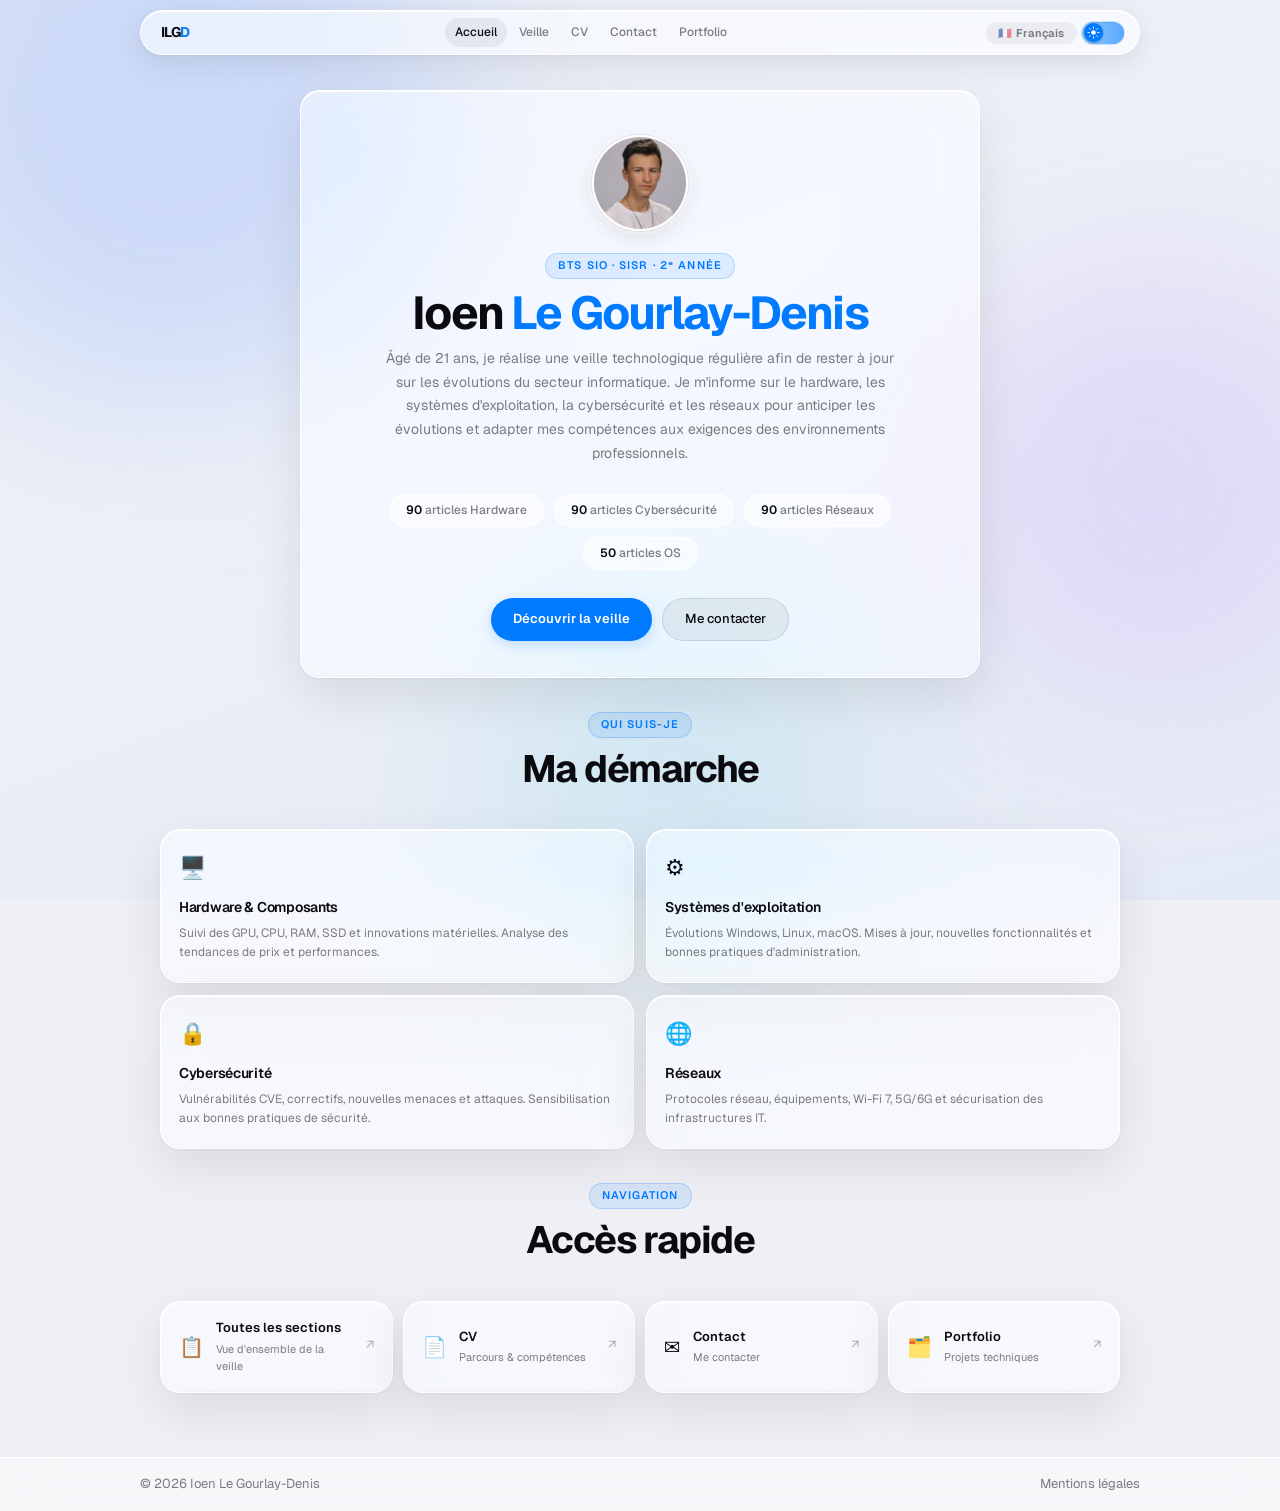
<file: index.html>
<!DOCTYPE html>
<html lang="fr">
<head>
  <meta charset="UTF-8"/><meta name="viewport" content="width=device-width,initial-scale=1.0"/>
  <title>Accueil — Veille Technologique — Ioen Le Gourlay-Denis</title>
  <link rel="preconnect" href="https://fonts.googleapis.com"/>
  <link href="https://fonts.googleapis.com/css2?family=Geist:wght@300;400;500;600;700&display=swap" rel="stylesheet"/>
  <link rel="stylesheet" href="vt-styles.css"/>
  <style>
    .hero-home{padding:44px 36px 36px;text-align:center;max-width:680px;margin:0 auto 32px;}
    .hero-home .photo-wrap{position:relative;width:96px;height:96px;margin:0 auto 20px;}
    .hero-home .photo-wrap img{width:96px;height:96px;border-radius:50%;object-fit:cover;border:2px solid rgba(255,255,255,0.85);box-shadow:0 0 0 1px rgba(0,0,0,0.06),0 6px 20px rgba(0,0,0,0.1);}
    .hero-home .photo-ring{position:absolute;inset:-4px;border-radius:50%;background:conic-gradient(from 180deg,rgba(255,255,255,0.85),rgba(255,255,255,0.1),rgba(255,255,255,0.85));z-index:-1;}
    .hero-home h1{font-size:clamp(28px,5vw,46px);font-weight:700;letter-spacing:-0.04em;color:#0a0a0f;line-height:1.05;margin-bottom:10px;}
    .hero-home h1 span{color:var(--blue);}
    .hero-home .hero-sub{font-size:14px;color:var(--text-2);line-height:1.7;max-width:520px;margin:0 auto 28px;}
    .stats-row{display:flex;gap:10px;justify-content:center;flex-wrap:wrap;margin-bottom:28px;}
    .stat-pill{background:rgba(255,255,255,0.55);border:0.5px solid rgba(255,255,255,0.9);border-radius:100px;padding:6px 16px;font-size:12px;font-weight:500;color:var(--text-2);}
    .stat-pill strong{color:#0a0a0f;font-weight:600;}
    .about-grid{display:grid;grid-template-columns:1fr 1fr;gap:12px;margin-bottom:32px;}
    .about-card{padding:20px 18px;}
    .about-card-icon{font-size:22px;margin-bottom:10px;display:block;}
    .about-card h3{font-size:14px;font-weight:600;color:#0a0a0f;letter-spacing:-0.02em;margin-bottom:6px;}
    .about-card p{font-size:12px;color:var(--text-2);line-height:1.6;}
    .quick-links{display:grid;grid-template-columns:repeat(auto-fit,minmax(200px,1fr));gap:10px;}
    .ql-card{padding:16px 18px;display:flex;align-items:center;gap:12px;transition:transform 0.22s cubic-bezier(0.34,1.2,0.64,1);}
    .ql-card:hover{transform:translateY(-3px);}
    .ql-icon{font-size:20px;flex-shrink:0;}
    .ql-text h3{font-size:13px;font-weight:600;color:#0a0a0f;margin-bottom:2px;}
    .ql-text p{font-size:11px;color:var(--text-2);}
    .ql-arrow{margin-left:auto;font-size:13px;color:var(--text-3);transition:all 0.2s;}
    .ql-card:hover .ql-arrow{color:var(--blue);transform:translate(2px,-2px);}
    @media(max-width:560px){.about-grid{grid-template-columns:1fr;}.stats-row{flex-direction:column;align-items:center;}}
  </style>
</head>
<body>
<div class="bg-canvas" aria-hidden="true"><div class="bg-blob b1"></div><div class="bg-blob b2"></div><div class="bg-blob b3"></div></div>

<nav class="site-nav" id="nav">
  <div class="nav-pill">
    <a href="index.html" class="nav-logo">ILG<em>D</em></a>
    <div class="nav-links">
      <a href="index.html" class="nav-a active">Accueil</a>
      <a href="veilletechnologique.html" class="nav-a" data-fr="Veille" data-en="Tech Watch">Veille</a>
      <a href="cv.html" class="nav-a">CV</a>
      <a href="contact.html" class="nav-a">Contact</a>
      <a href="portfolio.html" class="nav-a">Portfolio</a>
    </div>
    <select class="lang-select" id="langSelect" aria-label="Changer la langue">
      <option value="fr">🇫🇷 Français</option>
      <option value="en">🇬🇧 English</option>
    </select>
    <label class="theme-toggle" id="themeToggle" aria-label="Basculer le mode sombre">
      <input type="checkbox" id="themeCheckbox">
      <span class="theme-track">
        <span class="theme-thumb">
          <svg class="icon-sun" viewBox="0 0 24 24" xmlns="http://www.w3.org/2000/svg">
            <circle cx="12" cy="12" r="4.2" fill="#fff"/>
            <g stroke="#fff" stroke-width="1.7" stroke-linecap="round">
              <line x1="12" y1="1.8" x2="12" y2="4.2"/>
              <line x1="12" y1="19.8" x2="12" y2="22.2"/>
              <line x1="1.8" y1="12" x2="4.2" y2="12"/>
              <line x1="19.8" y1="12" x2="22.2" y2="12"/>
              <line x1="4.4" y1="4.4" x2="6.1" y2="6.1"/>
              <line x1="17.9" y1="17.9" x2="19.6" y2="19.6"/>
              <line x1="4.4" y1="19.6" x2="6.1" y2="17.9"/>
              <line x1="17.9" y1="6.1" x2="19.6" y2="4.4"/>
            </g>
          </svg>
          <svg class="icon-moon" viewBox="0 0 24 24" xmlns="http://www.w3.org/2000/svg">
            <path d="M20.2 14.9A8.4 8.4 0 1 1 9.6 4.3a6.7 6.7 0 0 0 10.6 10.6z" fill="#000"/>
          </svg>
        </span>
      </span>
    </label>
    <button class="burger" id="burger"><span></span><span></span></button>
  </div>
</nav>
<div class="mobile-drawer glass" id="drawer">
  <a href="index.html">Accueil</a>
  <a href="veilletechnologique.html">Veille Technologique</a>
  <a href="hardware.html">Hardware</a>
  <a href="systemedexploitation.html">Syst. d'exploitation</a>
  <a href="cybersecurite.html">Cybersécurité</a>
  <a href="reseaux.html">Réseaux</a>
  <a href="cv.html">CV</a>
  <a href="contact.html">Contact</a>
  <a href="portfolio.html">Portfolio</a>
</div>

<main class="page">
  <div class="container">
    <div class="container" style="max-width:680px; margin-top: 90px;"></div>

    <!-- HERO -->
    <div class="glass hero-home ios-anim" data-d="0">
      <div class="photo-wrap">
        <div class="photo-ring"></div>
        <img src="photo-profil.jpg" alt="Ioen Le Gourlay-Denis"/>
      </div>
      <span class="eyebrow" data-fr="BTS SIO · SISR · 2ᵉ année" data-en="IT Systems & Networks · Year 2">BTS SIO · SISR · 2ᵉ année</span>
      <h1>Ioen <span>Le Gourlay-Denis</span></h1>
      <p class="hero-sub" data-fr="Âgé de 21 ans, je réalise une veille technologique régulière afin de rester à jour sur les évolutions du secteur informatique. Je m'informe sur le hardware, les systèmes d'exploitation, la cybersécurité et les réseaux pour anticiper les évolutions et adapter mes compétences aux exigences des environnements professionnels." data-en="21 years old, I carry out regular technology monitoring to stay up to date with developments in the IT sector, covering hardware, operating systems, cybersecurity and networks.">Âgé de 21 ans, je réalise une veille technologique régulière afin de rester à jour sur les évolutions du secteur informatique. Je m'informe sur le hardware, les systèmes d'exploitation, la cybersécurité et les réseaux pour anticiper les évolutions et adapter mes compétences aux exigences des environnements professionnels.</p>
      <div class="stats-row">
        <span class="stat-pill"><strong>90</strong> <a href="hardware.html">articles Hardware</a></span>
        <span class="stat-pill"><strong>90</strong> <a href="cybersecurite.html">articles Cybersécurité</a></span>
        <span class="stat-pill"><strong>90</strong> <a href="reseaux.html">articles Réseaux</a></span>
        <span class="stat-pill"><strong>50</strong> <a href="systemedexploitation.html">articles OS</a></span>
      </div>
      <div style="display:flex;gap:10px;justify-content:center;flex-wrap:wrap;">
        <a href="veilletechnologique.html" class="btn-p" data-fr="Découvrir la veille" data-en="Explore tech watch">Découvrir la veille</a>
        <a href="contact.html" class="btn-ghost"   data-fr="Me contacter" data-en="Get in touch">Me contacter</a>
      </div>
    </div>

    <!-- À PROPOS -->
    <div class="sec-header ios-anim" data-d="60">
      <span class="eyebrow" data-fr="Qui suis-je" data-en="Who I am">Qui suis-je</span>
      <h1 data-fr="Ma démarche" data-en="My approach">Ma démarche</h1>
    </div>
    <div class="about-grid">
      <div class="glass about-card ios-anim" data-d="80">
        <span class="about-card-icon">🖥️</span>
        <h3 data-fr="Hardware & Composants" data-en="Hardware & Components">Hardware & Composants</h3>
        <p data-fr="Suivi des GPU, CPU, RAM, SSD et innovations matérielles. Analyse des tendances de prix et performances." data-en="Tracking GPU, CPU, RAM, SSD and hardware innovations. Price trend and performance analysis.">Suivi des GPU, CPU, RAM, SSD et innovations matérielles. Analyse des tendances de prix et performances.</p>
      </div>
      <div class="glass about-card ios-anim" data-d="120">
        <span class="about-card-icon">⚙️</span>
        <h3 data-fr="Systèmes d'exploitation" data-en="Operating Systems">Systèmes d'exploitation</h3>
        <p data-fr="Évolutions Windows, Linux, macOS. Mises à jour, nouvelles fonctionnalités et bonnes pratiques d'administration." data-en="Windows, Linux, macOS updates. New features and system administration best practices.">Évolutions Windows, Linux, macOS. Mises à jour, nouvelles fonctionnalités et bonnes pratiques d'administration.</p>
      </div>
      <div class="glass about-card ios-anim" data-d="160">
        <span class="about-card-icon">🔒</span>
        <h3 data-fr="Cybersécurité" data-en="Cybersecurity">Cybersécurité</h3>
        <p data-fr="Vulnérabilités CVE, correctifs, nouvelles menaces et attaques. Sensibilisation aux bonnes pratiques de sécurité." data-en="CVE vulnerabilities, patches, new threats and attacks. Security best practices awareness.">Vulnérabilités CVE, correctifs, nouvelles menaces et attaques. Sensibilisation aux bonnes pratiques de sécurité.</p>
      </div>
      <div class="glass about-card ios-anim" data-d="200">
        <span class="about-card-icon">🌐</span>
        <h3 data-fr="Réseaux" data-en="Networks">Réseaux</h3>
        <p data-fr="Protocoles réseau, équipements, Wi-Fi 7, 5G/6G et sécurisation des infrastructures IT." data-en="Network protocols, equipment, Wi-Fi 7, 5G/6G and IT infrastructure security.">Protocoles réseau, équipements, Wi-Fi 7, 5G/6G et sécurisation des infrastructures IT.</p>
      </div>
    </div>

    <!-- LIENS RAPIDES -->
    <div class="sec-header ios-anim" data-d="220">
      <span class="eyebrow" data-fr="Navigation" data-en="Navigation">Navigation</span>
      <h1 data-fr="Accès rapide" data-en="Quick access">Accès rapide</h1>
    </div>
    <div class="quick-links">
      <a href="veilletechnologique.html" class="glass ql-card ios-anim" data-d="240">
        <span class="ql-icon">📋</span>
        <div class="ql-text"><h3 data-fr="Toutes les sections" data-en="All sections">Toutes les sections</h3><p data-fr="Vue d'ensemble de la veille" data-en="Tech watch overview">Vue d'ensemble de la veille</p></div>
        <span class="ql-arrow">↗</span>
      </a>
      <a href="cv.html" class="glass ql-card ios-anim" data-d="280">
        <span class="ql-icon">📄</span>
        <div class="ql-text"><h3>CV</h3><p data-fr="Parcours & compétences" data-en="Experience & skills">Parcours & compétences</p></div>
        <span class="ql-arrow">↗</span>
      </a>
      <a href="contact.html" class="glass ql-card ios-anim" data-d="320">
        <span class="ql-icon">✉️</span>
        <div class="ql-text"><h3>Contact</h3><p data-fr="Me contacter" data-en="Get in touch">Me contacter</p></div>
        <span class="ql-arrow">↗</span>
      </a>
      <a href="portfolio.html" class="glass ql-card ios-anim" data-d="360">
        <span class="ql-icon">🗂️</span>
        <div class="ql-text"><h3>Portfolio</h3><p data-fr="Projets techniques" data-en="Technical projects">Projets techniques</p></div>
        <span class="ql-arrow">↗</span>
      </a>
    </div>

  </div>
</main>

<footer class="site-footer">
  <div class="footer-inner">
    <span>© 2026 Ioen Le Gourlay-Denis</span>
    <a href="mentions-legales.html" data-fr="Mentions légales" data-en="Legal notice">Mentions légales</a>
  </div>
</footer>
<script src="vt-script.js?v=5"></script>
</body>
</html>
</file>
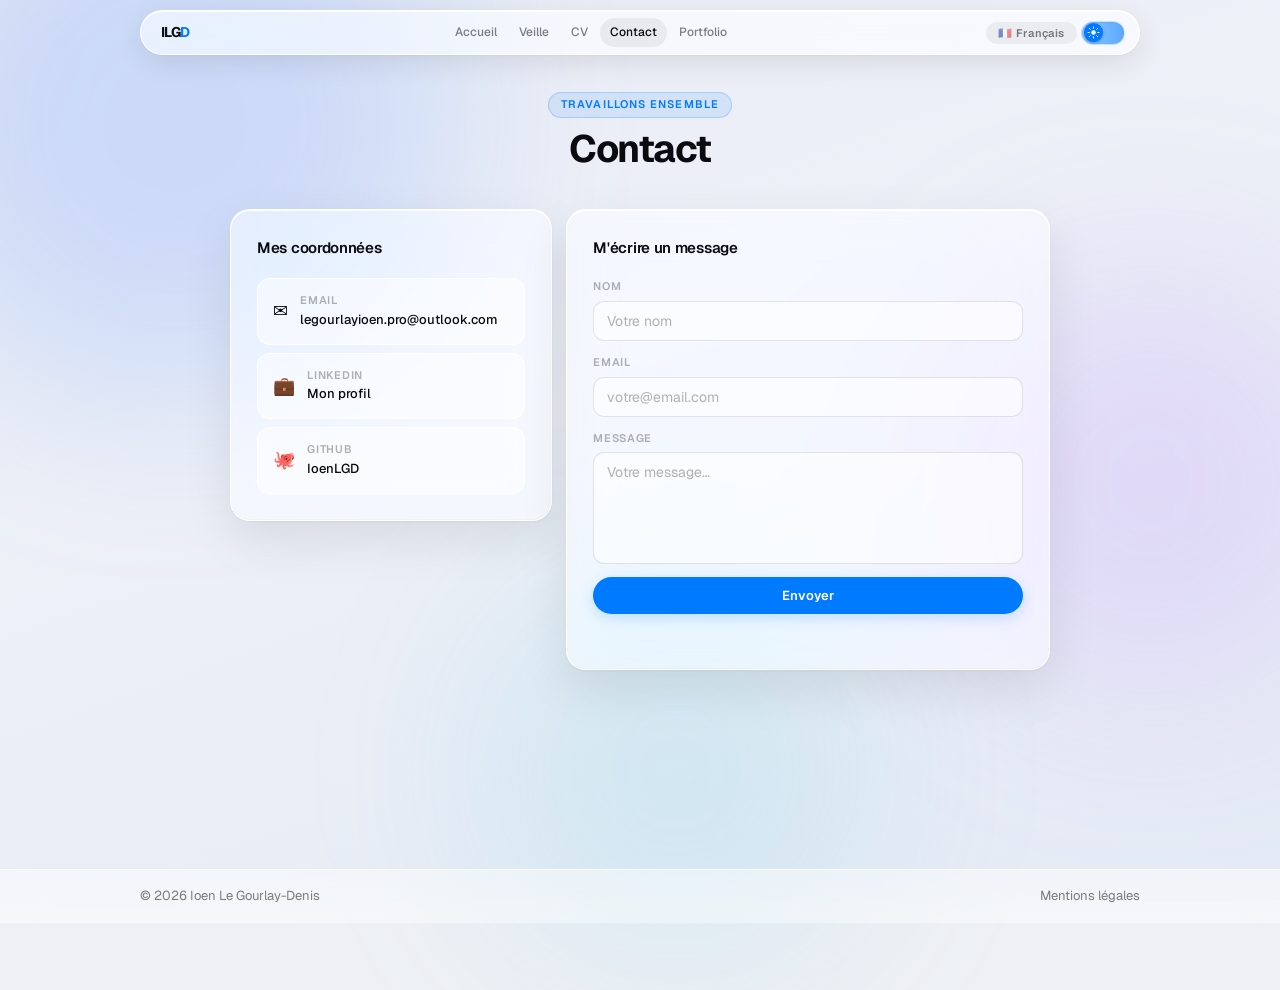
<file: contact.html>
<!DOCTYPE html>
<html lang="fr">
<head>
  <meta charset="UTF-8"/><meta name="viewport" content="width=device-width,initial-scale=1.0"/>
  <title>Contact — Ioen Le Gourlay-Denis</title>
  <link rel="preconnect" href="https://fonts.googleapis.com"/>
  <link href="https://fonts.googleapis.com/css2?family=Geist:wght@300;400;500;600;700&display=swap" rel="stylesheet"/>
  <link rel="stylesheet" href="vt-styles.css"/>
  <style>
    .contact-wrap{max-width:820px;margin:0 auto;}
    .contact-grid{display:grid;grid-template-columns:1fr 1.5fr;gap:14px;align-items:start;}
    .contact-card{padding:26px;}
    .contact-card h2{font-size:15px;font-weight:600;color:#0a0a0f;letter-spacing:-0.02em;margin-bottom:18px;}
    .cr{display:flex;align-items:center;gap:12px;padding:13px 15px;border-radius:13px;background:rgba(255,255,255,0.5);border:0.5px solid rgba(255,255,255,0.9);transition:all 0.2s;margin-bottom:8px;}
    .cr:last-child{margin-bottom:0;}
    .cr:hover{background:rgba(255,255,255,0.75);transform:translateX(3px);}
    .cr-icon{font-size:18px;flex-shrink:0;}
    .cr-label{font-size:11px;font-weight:600;letter-spacing:0.07em;text-transform:uppercase;color:var(--text-3);}
    .cr-val{font-size:13px;font-weight:500;color:#0a0a0f;}
    .cform{display:flex;flex-direction:column;gap:13px;}
    .cform-row{display:flex;flex-direction:column;gap:5px;}
    .cform-row label{font-size:11px;font-weight:600;letter-spacing:0.06em;text-transform:uppercase;color:var(--text-3);}
    .cform-row input,.cform-row textarea{background:rgba(255,255,255,0.55);border:0.5px solid rgba(0,0,0,0.1);border-radius:11px;font-family:'Geist',sans-serif;font-size:14px;color:#0a0a0f;padding:10px 13px;outline:none;resize:none;transition:all 0.2s;}
    .cform-row input::placeholder,.cform-row textarea::placeholder{color:var(--text-3);}
    .cform-row input:focus,.cform-row textarea:focus{border-color:rgba(0,122,255,0.45);background:rgba(255,255,255,0.8);box-shadow:0 0 0 4px rgba(0,122,255,0.1);}
    .form-status{font-size:13px;color:var(--blue);text-align:center;min-height:1.2em;}
    @media(max-width:680px){.contact-grid{grid-template-columns:1fr;}}
  </style>
</head>
<body>
<div class="bg-canvas" aria-hidden="true"><div class="bg-blob b1"></div><div class="bg-blob b2"></div><div class="bg-blob b3"></div></div>
<nav class="site-nav" id="nav">
  <div class="nav-pill">
    <a href="index.html" class="nav-logo">ILG<em>D</em></a>
    <div class="nav-links">
      <a href="index.html" class="nav-a" data-fr="Accueil" data-en="Home">Accueil</a>
      <a href="veilletechnologique.html" class="nav-a" data-fr="Veille" data-en="Tech Watch">Veille</a>
      <a href="cv.html" class="nav-a" data-fr="CV" data-en="CV">CV</a>
      <a href="contact.html" class="nav-a active" data-fr="Contact" data-en="Contact">Contact</a>
      <a href="portfolio.html" class="nav-a" data-fr="Portfolio" data-en="Portfolio">Portfolio</a>
    </div>
    <select class="lang-select" id="langSelect" aria-label="Changer la langue">
      <option value="fr">🇫🇷 Français</option>
      <option value="en">🇬🇧 English</option>
    </select>
    <label class="theme-toggle" id="themeToggle" aria-label="Basculer le mode sombre">
      <input type="checkbox" id="themeCheckbox">
      <span class="theme-track">
        <span class="theme-thumb">
          <svg class="icon-sun" viewBox="0 0 24 24" xmlns="http://www.w3.org/2000/svg">
            <circle cx="12" cy="12" r="4.2" fill="#fff"/>
            <g stroke="#fff" stroke-width="1.7" stroke-linecap="round">
              <line x1="12" y1="1.8" x2="12" y2="4.2"/>
              <line x1="12" y1="19.8" x2="12" y2="22.2"/>
              <line x1="1.8" y1="12" x2="4.2" y2="12"/>
              <line x1="19.8" y1="12" x2="22.2" y2="12"/>
              <line x1="4.4" y1="4.4" x2="6.1" y2="6.1"/>
              <line x1="17.9" y1="17.9" x2="19.6" y2="19.6"/>
              <line x1="4.4" y1="19.6" x2="6.1" y2="17.9"/>
              <line x1="17.9" y1="6.1" x2="19.6" y2="4.4"/>
            </g>
          </svg>
          <svg class="icon-moon" viewBox="0 0 24 24" xmlns="http://www.w3.org/2000/svg">
            <path d="M20.2 14.9A8.4 8.4 0 1 1 9.6 4.3a6.7 6.7 0 0 0 10.6 10.6z" fill="#000"/>
          </svg>
        </span>
      </span>
    </label>
    <button class="burger" id="burger"><span></span><span></span></button>
  </div>
</nav>
<div class="mobile-drawer glass" id="drawer">
  <a href="index.html" data-fr="Accueil" data-en="Home">Accueil</a>
  <a href="veilletechnologique.html" data-fr="Veille" data-en="Tech Watch">Veille</a>
  <a href="hardware.html" data-fr="Hardware" data-en="Hardware">Hardware</a>
  <a href="systemedexploitation.html" data-fr="Syst. OS" data-en="OS">Syst. OS</a>
  <a href="cybersecurite.html" data-fr="Cybersécurité" data-en="Cybersecurity">Cybersécurité</a>
  <a href="reseaux.html" data-fr="Réseaux" data-en="Networks">Réseaux</a>
  <a href="cv.html" data-fr="CV" data-en="CV">CV</a>
  <a href="contact.html" data-fr="Contact" data-en="Contact">Contact</a>
  <a href="portfolio.html" data-fr="Portfolio" data-en="Portfolio">Portfolio</a>
</div>

<main class="page">
  <div class="container">
    <div class="container" style="max-width:680px; margin-top: 90px;"></div>
    <div class="contact-wrap">
      <div class="sec-header ios-anim" data-d="0">
        <span class="eyebrow" data-fr="Travaillons ensemble" data-en="Let's work together">Travaillons ensemble</span>
        <h1>Contact</h1>
      </div>
      <div class="contact-grid">
        <div class="glass contact-card ios-anim" data-d="40">
          <h2 data-fr="Mes coordonnées" data-en="My details">Mes coordonnées</h2>
          <a href="mailto:legourlayioen.pro@outlook.com" class="cr">
            <span class="cr-icon">✉️</span>
            <div><div class="cr-label">Email</div><div class="cr-val">legourlayioen.pro@outlook.com</div></div>
          </a>
          <a href="https://www.linkedin.com/in/ioen-le-gourlay-denis-564937330/" target="_blank" rel="noopener" class="cr">
            <span class="cr-icon">💼</span>
            <div><div class="cr-label">LinkedIn</div><div class="cr-val" data-fr="Mon profil" data-en="My profile">Mon profil</div></div>
          </a>
          <a href="https://github.com/IoenLGD" target="_blank" rel="noopener" class="cr">
            <span class="cr-icon">🐙</span>
            <div><div class="cr-label">GitHub</div><div class="cr-val">IoenLGD</div></div>
          </a>
        </div>
        <div class="glass contact-card ios-anim" data-d="80">
          <h2 data-fr="M'écrire un message" data-en="Send a message">M'écrire un message</h2>
          <form id="contactForm" class="cform" novalidate>
            <div class="cform-row">
              <label data-fr="Nom" data-en="Name">Nom</label>
              <input type="text" id="fname" placeholder="Votre nom" data-ph-fr="Votre nom" data-ph-en="Your name" required/>
            </div>
            <div class="cform-row">
              <label data-fr="Email" data-en="Email">Email</label>
              <input type="email" id="femail" placeholder="votre@email.com" required/>
            </div>
            <div class="cform-row">
              <label data-fr="Message" data-en="Message">Message</label>
              <textarea id="fmsg" rows="5" placeholder="Votre message…" data-ph-fr="Votre message…" data-ph-en="Your message…" required></textarea>
            </div>
            <button type="submit" class="btn-p" style="width:100%;justify-content:center;" data-fr="Envoyer" data-en="Send">Envoyer</button>
            <p class="form-status" id="formStatus"></p>
          </form>
        </div>
      </div>
    </div>
  </div>
</main>
<div class="container" style="max-width:680px; margin-top: 135px;"></div>
<footer class="site-footer">
  <div class="footer-inner">
    <span>© 2026 Ioen Le Gourlay-Denis</span>
    <a href="mentions-legales.html" data-fr="Mentions légales" data-en="Legal notice">Mentions légales</a>
  </div>
</footer>
<script src="vt-script.js?v=5"></script>
<script>
const form=document.getElementById('contactForm'),status=document.getElementById('formStatus');
if(form&&status){form.addEventListener('submit',e=>{e.preventDefault();const n=document.getElementById('fname').value.trim(),em=document.getElementById('femail').value.trim(),m=document.getElementById('fmsg').value.trim();if(!n||!em||!m)return;window.location.href='mailto:legourlayioen.pro@outlook.com?subject='+encodeURIComponent('Contact Veille — '+n)+'&body='+encodeURIComponent('De : '+n+' <'+em+'>\n\n'+m);status.textContent='✓ Votre client mail va s\'ouvrir…';form.reset();setTimeout(()=>{status.textContent='';},5000);});}
</script>
</body>
</html>
</file>
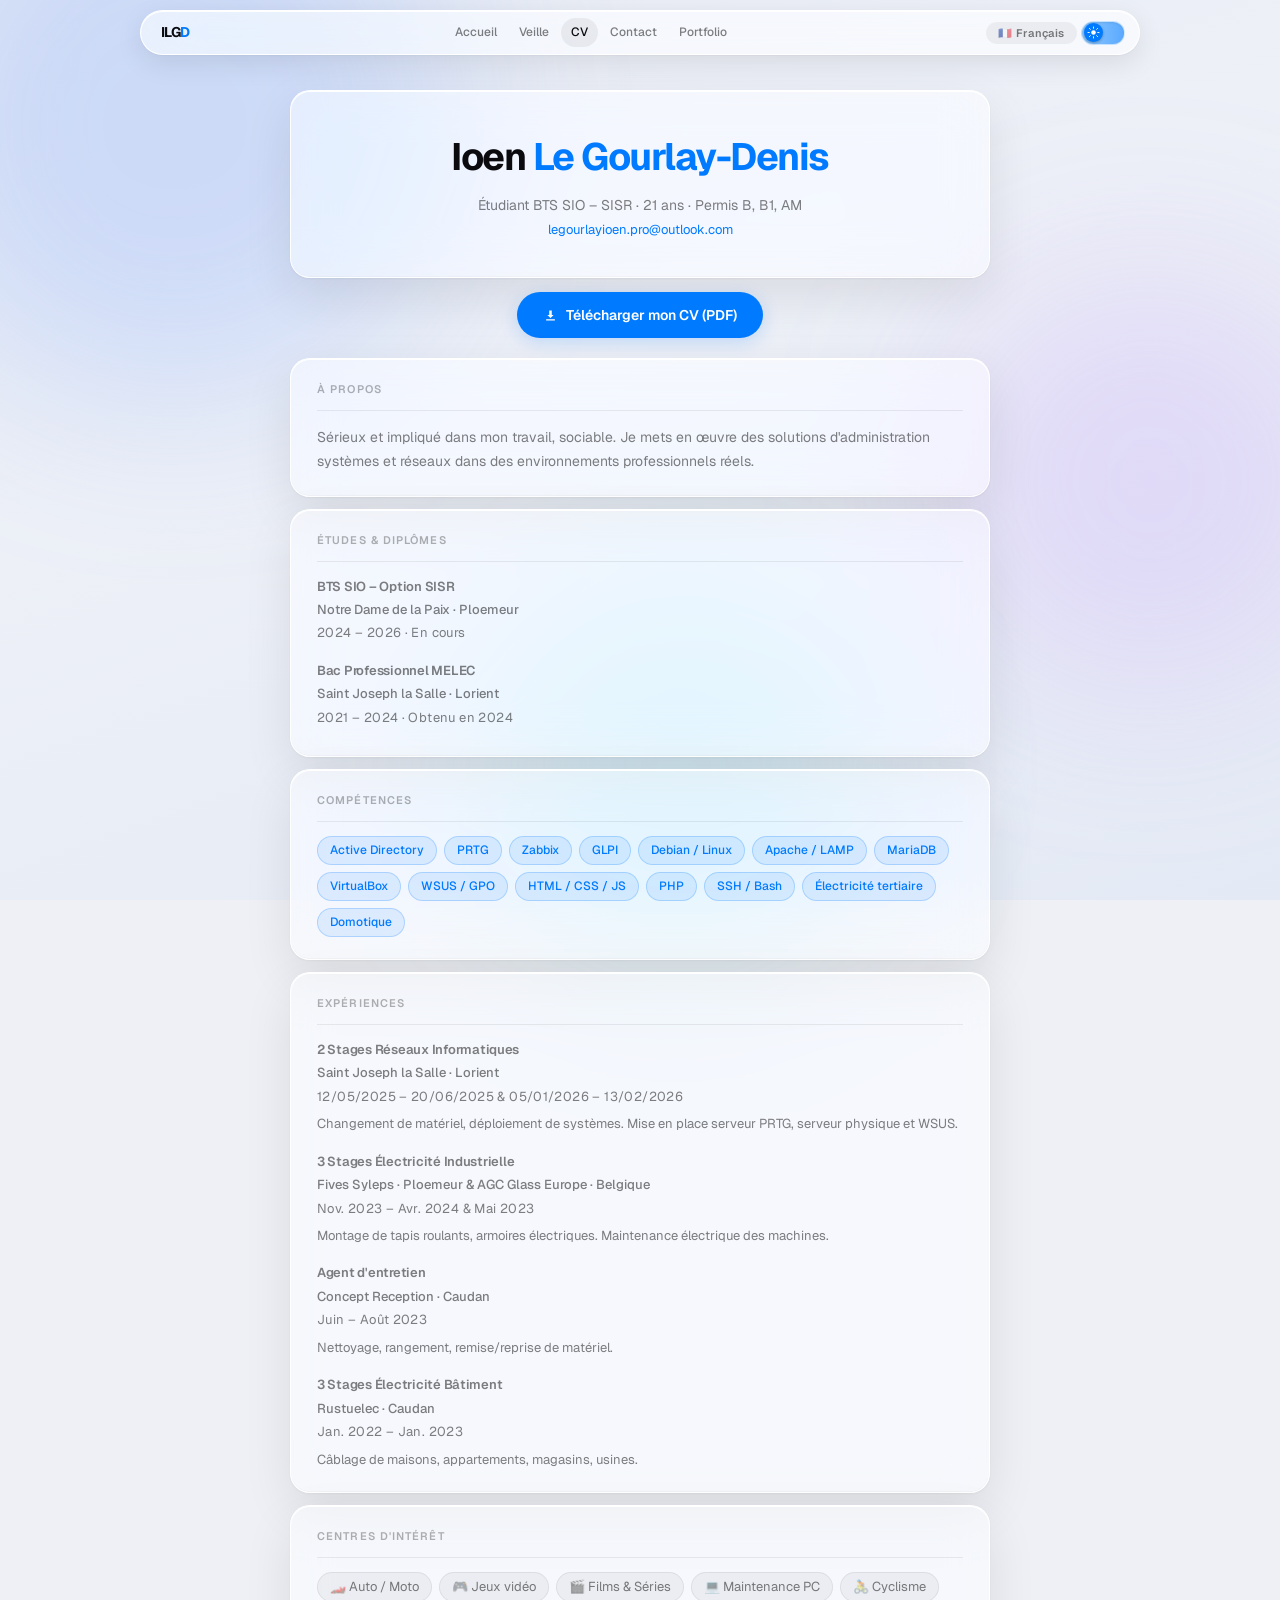
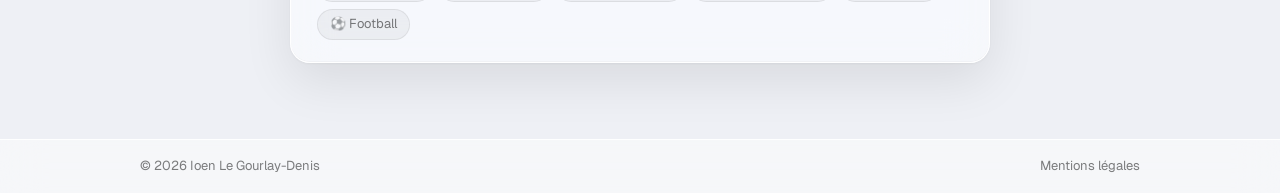
<file: cv.html>
<!DOCTYPE html>
<html lang="fr">
<head>
  <meta charset="UTF-8"/><meta name="viewport" content="width=device-width,initial-scale=1.0"/>
  <title>CV — Ioen Le Gourlay-Denis</title>
  <link rel="preconnect" href="https://fonts.googleapis.com"/>
  <link href="https://fonts.googleapis.com/css2?family=Geist:wght@300;400;500;600;700&display=swap" rel="stylesheet"/>
  <link rel="stylesheet" href="vt-styles.css"/>
  <style>
    .cv-wrap{max-width:700px;margin:0 auto;}
    .cv-top{padding:36px 32px;text-align:center;margin-bottom:14px;}
    .cv-name{font-size:clamp(26px,4vw,38px);font-weight:700;letter-spacing:-0.04em;color:#0a0a0f;margin-bottom:6px;}
    .cv-name span{color:var(--blue);}
    .cv-sub{font-size:14px;color:var(--text-2);margin-bottom:4px;}
    .cv-email{font-size:13px;color:var(--blue);}
    .dl-wrap{display:flex;justify-content:center;margin:0 auto 20px;}
    .btn-dl{display:inline-flex;align-items:center;gap:8px;background:var(--blue);color:#fff;font-size:14px;font-weight:600;padding:12px 26px;border-radius:100px;box-shadow:0 4px 18px var(--blue-glow);transition:all 0.22s;}
    .btn-dl:hover{background:#0066DD;transform:translateY(-2px);box-shadow:0 8px 26px var(--blue-glow);}
    .cv-block{padding:22px 26px;margin-bottom:12px;}
    .cv-block-title{font-size:11px;font-weight:600;letter-spacing:0.1em;text-transform:uppercase;color:var(--text-3);margin-bottom:14px;padding-bottom:11px;border-bottom:0.5px solid rgba(0,0,0,0.07);}
    .cv-entry{margin-bottom:16px;}
    .cv-entry:last-child{margin-bottom:0;}
    .cv-entry-name{font-size:15px;font-weight:600;color:#0a0a0f;letter-spacing:-0.02em;margin-bottom:2px;}
    .cv-entry-place{font-size:12px;color:var(--blue);font-weight:500;margin-bottom:2px;}
    .cv-entry-date{font-size:11px;color:var(--text-3);letter-spacing:0.03em;margin-bottom:6px;}
    .cv-entry p{font-size:13px;color:var(--text-2);line-height:1.65;}
    .chip-wrap{display:flex;flex-wrap:wrap;gap:7px;}
    .chip{font-size:12px;font-weight:500;color:var(--blue);background:var(--blue-light);padding:4px 12px;border-radius:100px;border:0.5px solid var(--blue-border);}
    .int-chip{font-size:13px;color:var(--text-2);background:rgba(0,0,0,0.045);padding:4px 12px;border-radius:100px;border:0.5px solid rgba(0,0,0,0.07);}
  </style>
</head>
<body>
<div class="bg-canvas" aria-hidden="true"><div class="bg-blob b1"></div><div class="bg-blob b2"></div><div class="bg-blob b3"></div></div>
<nav class="site-nav" id="nav">
  <div class="nav-pill">
    <a href="index.html" class="nav-logo">ILG<em>D</em></a>
    <div class="nav-links">
      <a href="index.html" class="nav-a" data-fr="Accueil" data-en="Home">Accueil</a>
      <a href="veilletechnologique.html" class="nav-a" data-fr="Veille" data-en="Tech Watch">Veille</a>
      <a href="cv.html" class="nav-a active" data-fr="CV" data-en="CV">CV</a>
      <a href="contact.html" class="nav-a" data-fr="Contact" data-en="Contact">Contact</a>
      <a href="portfolio.html" class="nav-a" data-fr="Portfolio" data-en="Portfolio">Portfolio</a>
    </div>
    <select class="lang-select" id="langSelect" aria-label="Changer la langue">
      <option value="fr">🇫🇷 Français</option>
      <option value="en">🇬🇧 English</option>
    </select>
    <label class="theme-toggle" id="themeToggle" aria-label="Basculer le mode sombre">
      <input type="checkbox" id="themeCheckbox">
      <span class="theme-track">
        <span class="theme-thumb">
          <svg class="icon-sun" viewBox="0 0 24 24" xmlns="http://www.w3.org/2000/svg">
            <circle cx="12" cy="12" r="4.2" fill="#fff"/>
            <g stroke="#fff" stroke-width="1.7" stroke-linecap="round">
              <line x1="12" y1="1.8" x2="12" y2="4.2"/>
              <line x1="12" y1="19.8" x2="12" y2="22.2"/>
              <line x1="1.8" y1="12" x2="4.2" y2="12"/>
              <line x1="19.8" y1="12" x2="22.2" y2="12"/>
              <line x1="4.4" y1="4.4" x2="6.1" y2="6.1"/>
              <line x1="17.9" y1="17.9" x2="19.6" y2="19.6"/>
              <line x1="4.4" y1="19.6" x2="6.1" y2="17.9"/>
              <line x1="17.9" y1="6.1" x2="19.6" y2="4.4"/>
            </g>
          </svg>
          <svg class="icon-moon" viewBox="0 0 24 24" xmlns="http://www.w3.org/2000/svg">
            <path d="M20.2 14.9A8.4 8.4 0 1 1 9.6 4.3a6.7 6.7 0 0 0 10.6 10.6z" fill="#000"/>
          </svg>
        </span>
      </span>
    </label>
    <button class="burger" id="burger"><span></span><span></span></button>
  </div>
</nav>
<div class="mobile-drawer glass" id="drawer">
  <a href="index.html" data-fr="Accueil" data-en="Home">Accueil</a>
  <a href="veilletechnologique.html" data-fr="Veille" data-en="Tech Watch">Veille</a>
  <a href="hardware.html" data-fr="Hardware" data-en="Hardware">Hardware</a>
  <a href="systemedexploitation.html" data-fr="Syst. OS" data-en="OS">Syst. OS</a>
  <a href="cybersecurite.html" data-fr="Cybersécurité" data-en="Cybersecurity">Cybersécurité</a>
  <a href="reseaux.html" data-fr="Réseaux" data-en="Networks">Réseaux</a>
  <a href="cv.html" data-fr="CV" data-en="CV">CV</a>
  <a href="contact.html" data-fr="Contact" data-en="Contact">Contact</a>
  <a href="portfolio.html" data-fr="Portfolio" data-en="Portfolio">Portfolio</a>
</div>

<main class="page">
  <div class="container">
    <div class="container" style="max-width:680px; margin-top: 90px;"></div>
    <div class="cv-wrap">

      <div class="glass cv-top ios-anim" data-d="0">
        <div class="cv-name">Ioen <span>Le Gourlay-Denis</span></div>
        <p class="cv-sub" data-fr="Étudiant BTS SIO – SISR · 21 ans · Permis B, B1, AM" data-en="BTS SIO – SISR Student · 21 y.o. · Driving licences B, B1, AM">Étudiant BTS SIO – SISR · 21 ans · Permis B, B1, AM</p>
        <p class="cv-email">legourlayioen.pro@outlook.com</p>
      </div>

      <div class="dl-wrap ios-anim" data-d="50">
        <a href="cv_hellocv.pdf" download class="btn-dl">
          <svg width="15" height="15" viewBox="0 0 24 24" fill="currentColor" aria-hidden="true"><path d="M12 16l-5-5h3V4h4v7h3l-5 5zm-7 2h14v2H5v-2z"/></svg>
          <span data-fr="Télécharger mon CV (PDF)" data-en="Download my CV (PDF)">Télécharger mon CV (PDF)</span>
        </a>
      </div>

      <div class="glass cv-block ios-anim" data-d="90">
        <p class="cv-block-title" data-fr="À propos" data-en="About">À propos</p>
        <p style="font-size:14px;color:var(--text-2);line-height:1.75" data-fr="Sérieux et impliqué dans mon travail, sociable. Je mets en œuvre des solutions d'administration systèmes et réseaux dans des environnements professionnels réels." data-en="Committed and thorough in my work, sociable. I implement systems and network administration solutions in real professional environments.">Sérieux et impliqué dans mon travail, sociable. Je mets en œuvre des solutions d'administration systèmes et réseaux dans des environnements professionnels réels.</p>
      </div>

      <div class="glass cv-block ios-anim" data-d="120">
        <p class="cv-block-title" data-fr="Études & Diplômes" data-en="Education">Études & Diplômes</p>
        <div class="cv-entry">
          <p class="cv-entry-name" data-fr="BTS SIO – Option SISR" data-en="BTS SIO – SISR">BTS SIO – Option SISR</p>
          <p class="cv-entry-place">Notre Dame de la Paix · Ploemeur</p>
          <p class="cv-entry-date" data-fr="2024 – 2026 · En cours" data-en="2024 – 2026 · Ongoing">2024 – 2026 · En cours</p>
        </div>
        <div class="cv-entry">
          <p class="cv-entry-name" data-fr="Bac Professionnel MELEC" data-en="Vocational Bac – MELEC">Bac Professionnel MELEC</p>
          <p class="cv-entry-place">Saint Joseph la Salle · Lorient</p>
          <p class="cv-entry-date" data-fr="2021 – 2024 · Obtenu en 2024" data-en="2021 – 2024 · Obtained 2024">2021 – 2024 · Obtenu en 2024</p>
        </div>
      </div>

      <div class="glass cv-block ios-anim" data-d="150">
        <p class="cv-block-title" data-fr="Compétences" data-en="Skills">Compétences</p>
        <div class="chip-wrap">
          <span class="chip">Active Directory</span><span class="chip">PRTG</span><span class="chip">Zabbix</span>
          <span class="chip">GLPI</span><span class="chip">Debian / Linux</span><span class="chip">Apache / LAMP</span>
          <span class="chip">MariaDB</span><span class="chip">VirtualBox</span><span class="chip">WSUS / GPO</span>
          <span class="chip">HTML / CSS / JS</span><span class="chip">PHP</span><span class="chip">SSH / Bash</span>
          <span class="chip" data-fr="Électricité tertiaire" data-en="Tertiary electricity">Électricité tertiaire</span>
          <span class="chip" data-fr="Domotique" data-en="Home automation">Domotique</span>
        </div>
      </div>

      <div class="glass cv-block ios-anim" data-d="180">
        <p class="cv-block-title" data-fr="Expériences" data-en="Experience">Expériences</p>
        <div class="cv-entry">
          <p class="cv-entry-name" data-fr="2 Stages Réseaux Informatiques" data-en="2 IT Network Internships">2 Stages Réseaux Informatiques</p>
          <p class="cv-entry-place">Saint Joseph la Salle · Lorient</p>
          <p class="cv-entry-date">12/05/2025 – 20/06/2025 &amp; 05/01/2026 – 13/02/2026</p>
          <p data-fr="Changement de matériel, déploiement de systèmes. Mise en place serveur PRTG, serveur physique et WSUS." data-en="Hardware upgrades, systems deployment. PRTG server, physical server and WSUS setup.">Changement de matériel, déploiement de systèmes. Mise en place serveur PRTG, serveur physique et WSUS.</p>
        </div>
        <div class="cv-entry">
          <p class="cv-entry-name" data-fr="3 Stages Électricité Industrielle" data-en="3 Industrial Electrical Internships">3 Stages Électricité Industrielle</p>
          <p class="cv-entry-place">Fives Syleps · Ploemeur &amp; AGC Glass Europe · Belgique</p>
          <p class="cv-entry-date">Nov. 2023 – Avr. 2024 &amp; Mai 2023</p>
          <p data-fr="Montage de tapis roulants, armoires électriques. Maintenance électrique des machines." data-en="Assembly of conveyor belts, electrical panels. Machine electrical maintenance.">Montage de tapis roulants, armoires électriques. Maintenance électrique des machines.</p>
        </div>
          <div class="cv-entry">
          <p class="cv-entry-name" data-fr="Agent d'entretien" data-en="Maintenance Agent">Agent d'entretien</p>
          <p class="cv-entry-place">Concept Reception · Caudan</p>
          <p class="cv-entry-date" data-fr="Juin – Août 2023" data-en="June – August 2023">Juin – Août 2023</p>
          <p data-fr="Nettoyage, rangement, remise/reprise de matériel." data-en="Cleaning, tidying, equipment handover.">Nettoyage, rangement, remise/reprise de matériel.</p>
        </div>
        <div class="cv-entry">
          <p class="cv-entry-name" data-fr="3 Stages Électricité Bâtiment" data-en="3 Building Electrical Internships">3 Stages Électricité Bâtiment</p>
          <p class="cv-entry-place">Rustuelec · Caudan</p>
          <p class="cv-entry-date">Jan. 2022 – Jan. 2023</p>
          <p data-fr="Câblage de maisons, appartements, magasins, usines." data-en="Wiring of houses, apartments, shops and factories.">Câblage de maisons, appartements, magasins, usines.</p>
        </div>
      </div>

      <div class="glass cv-block ios-anim" data-d="210">
        <p class="cv-block-title" data-fr="Centres d'intérêt" data-en="Interests">Centres d'intérêt</p>
        <div class="chip-wrap">
          <span class="int-chip">🏎️ Auto / Moto</span>
          <span class="int-chip">🎮 Jeux vidéo</span>
          <span class="int-chip">🎬 Films &amp; Séries</span>
          <span class="int-chip">💻 Maintenance PC</span>
          <span class="int-chip">🚴 Cyclisme</span>
          <span class="int-chip">⚽ Football</span>
        </div>
      </div>

    </div>
  </div>
</main>

<footer class="site-footer">
  <div class="footer-inner">
    <span>© 2026 Ioen Le Gourlay-Denis</span>
    <a href="mentions-legales.html" data-fr="Mentions légales" data-en="Legal notice">Mentions légales</a>
  </div>
</footer>
<script src="vt-script.js?v=5"></script>
</body>
</html>
</file>
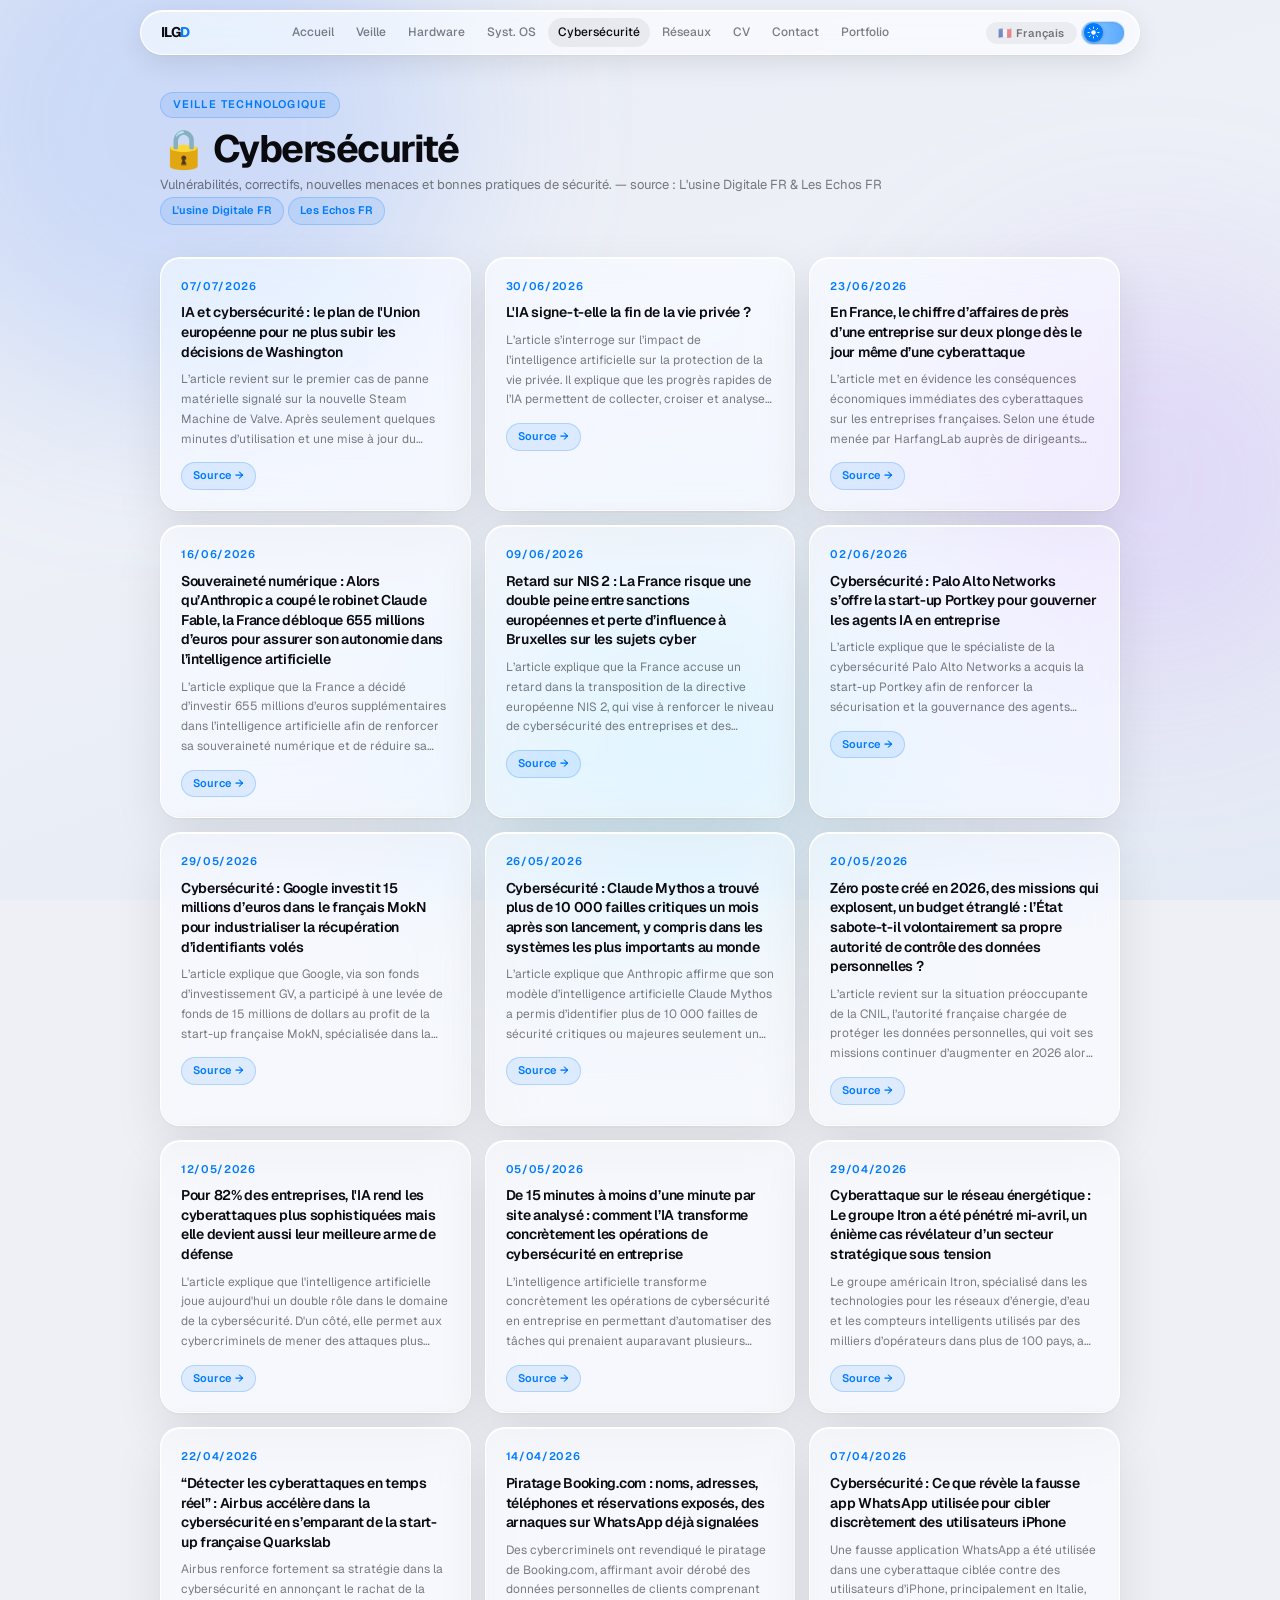
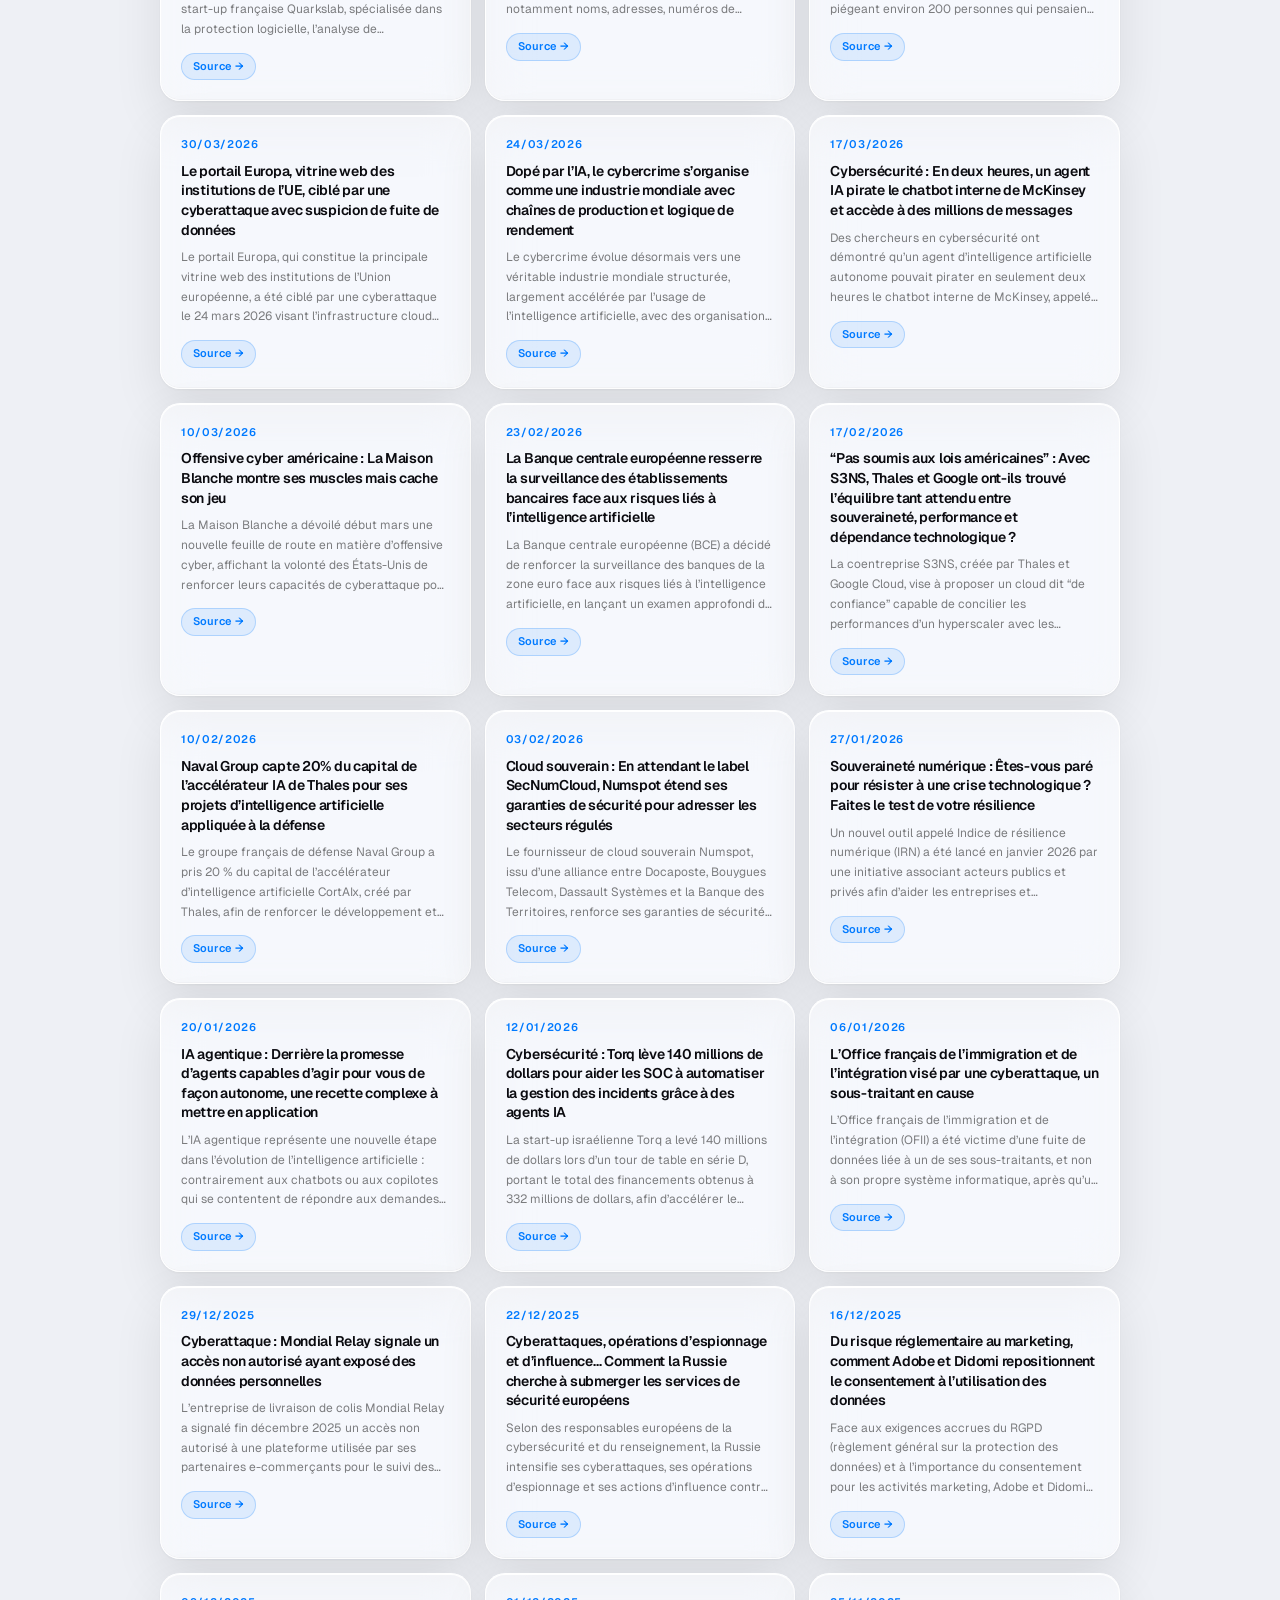
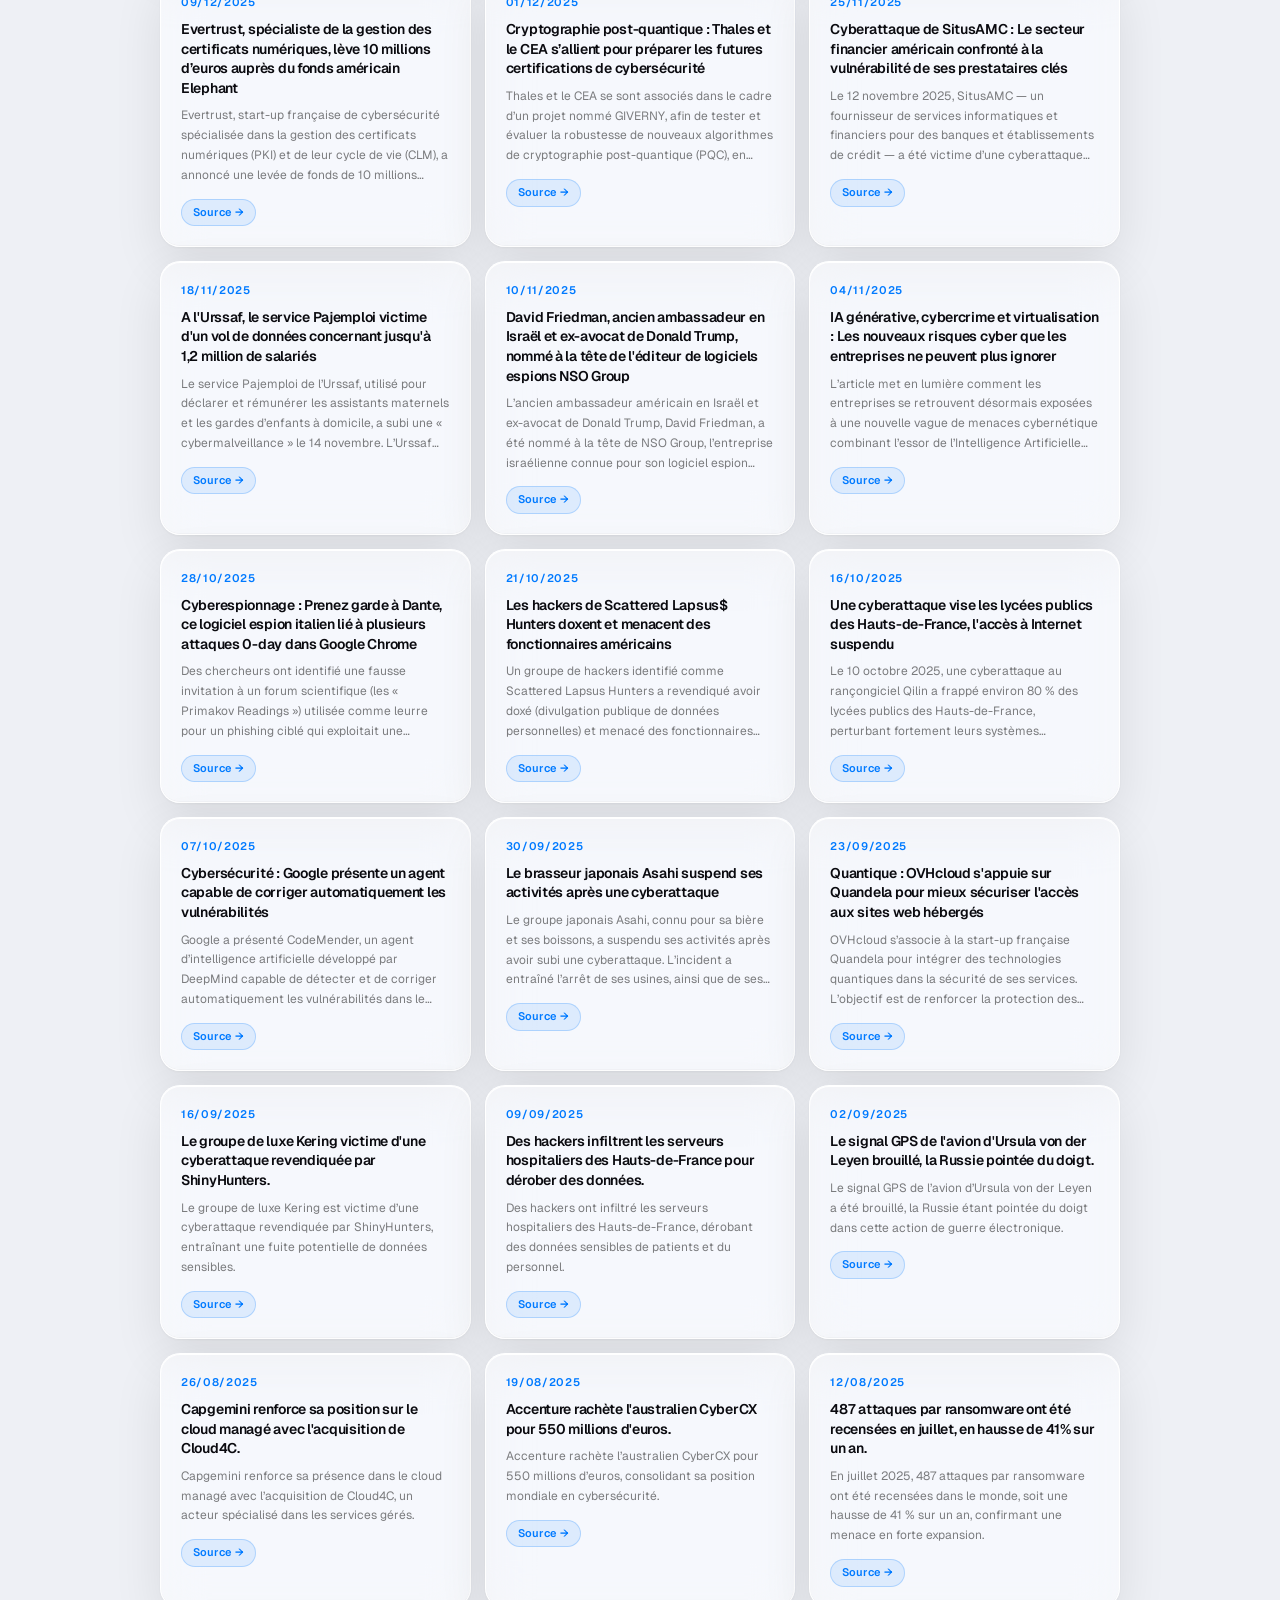
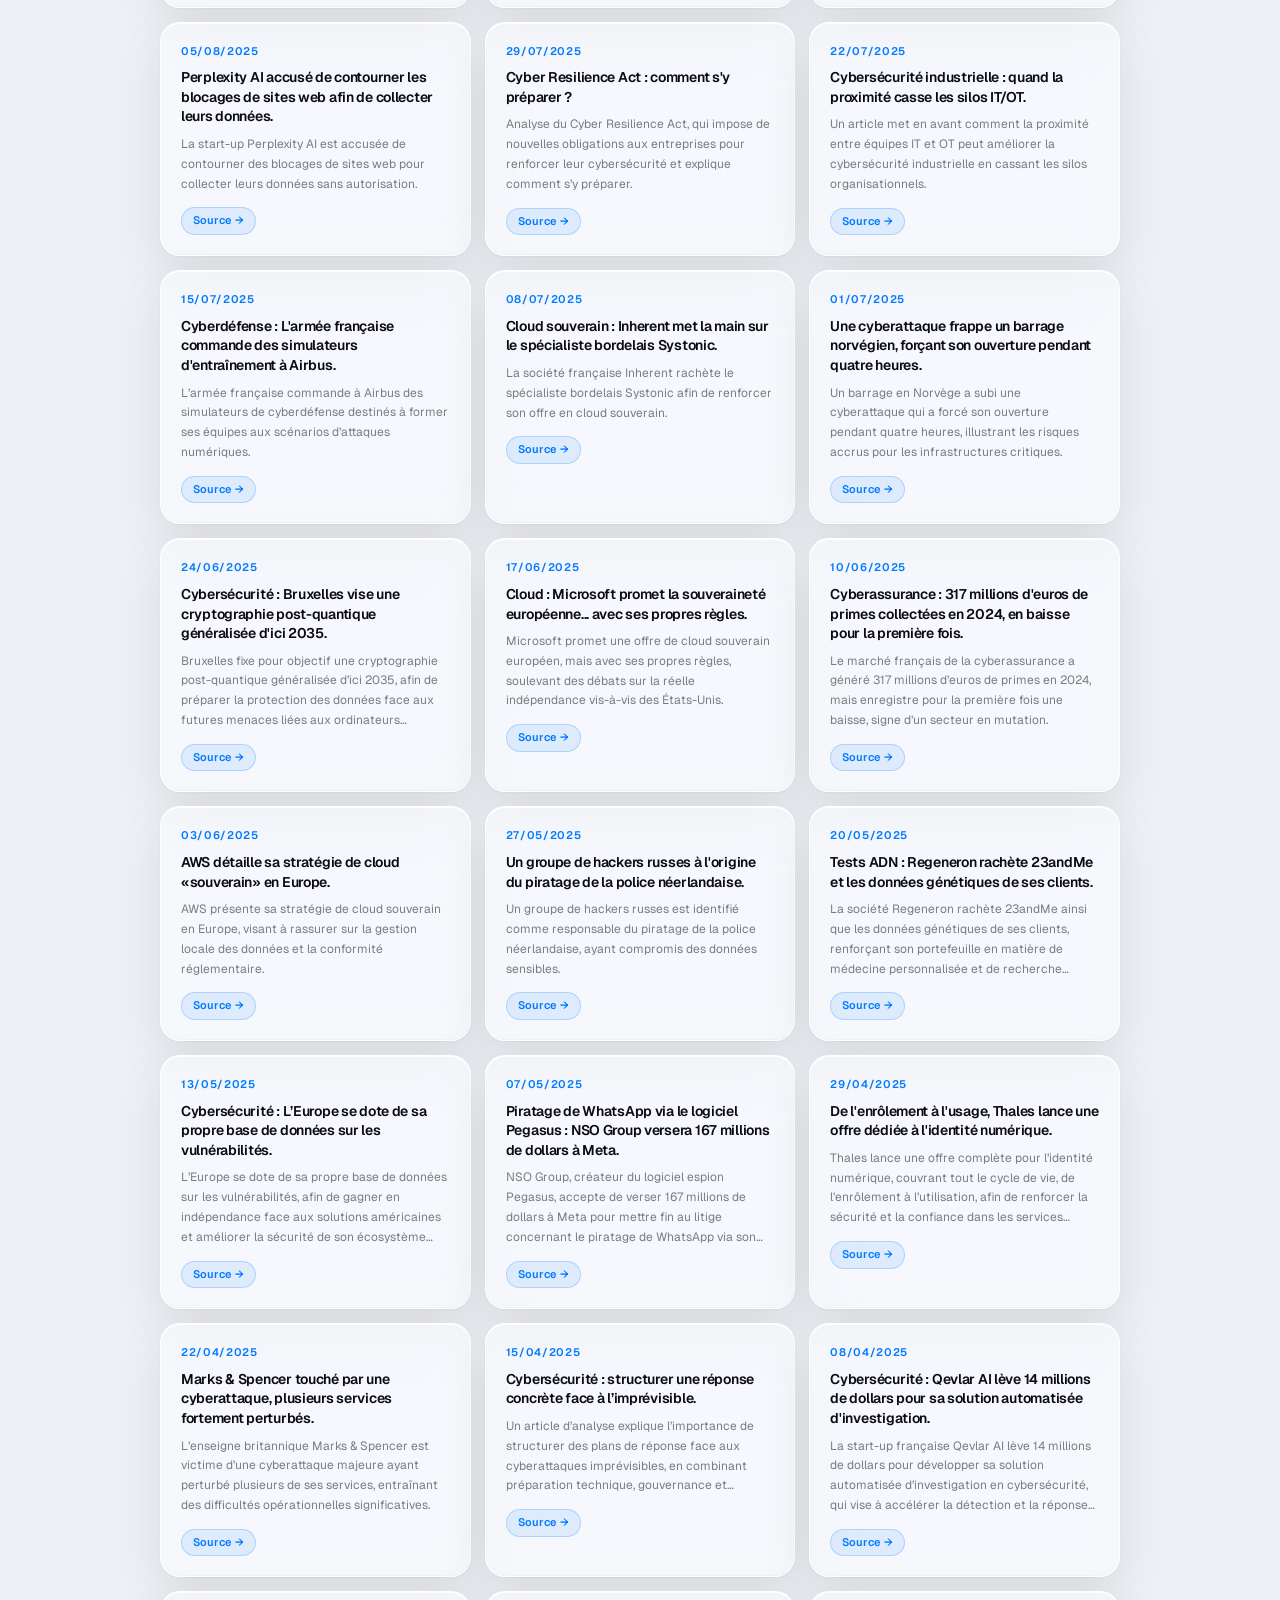
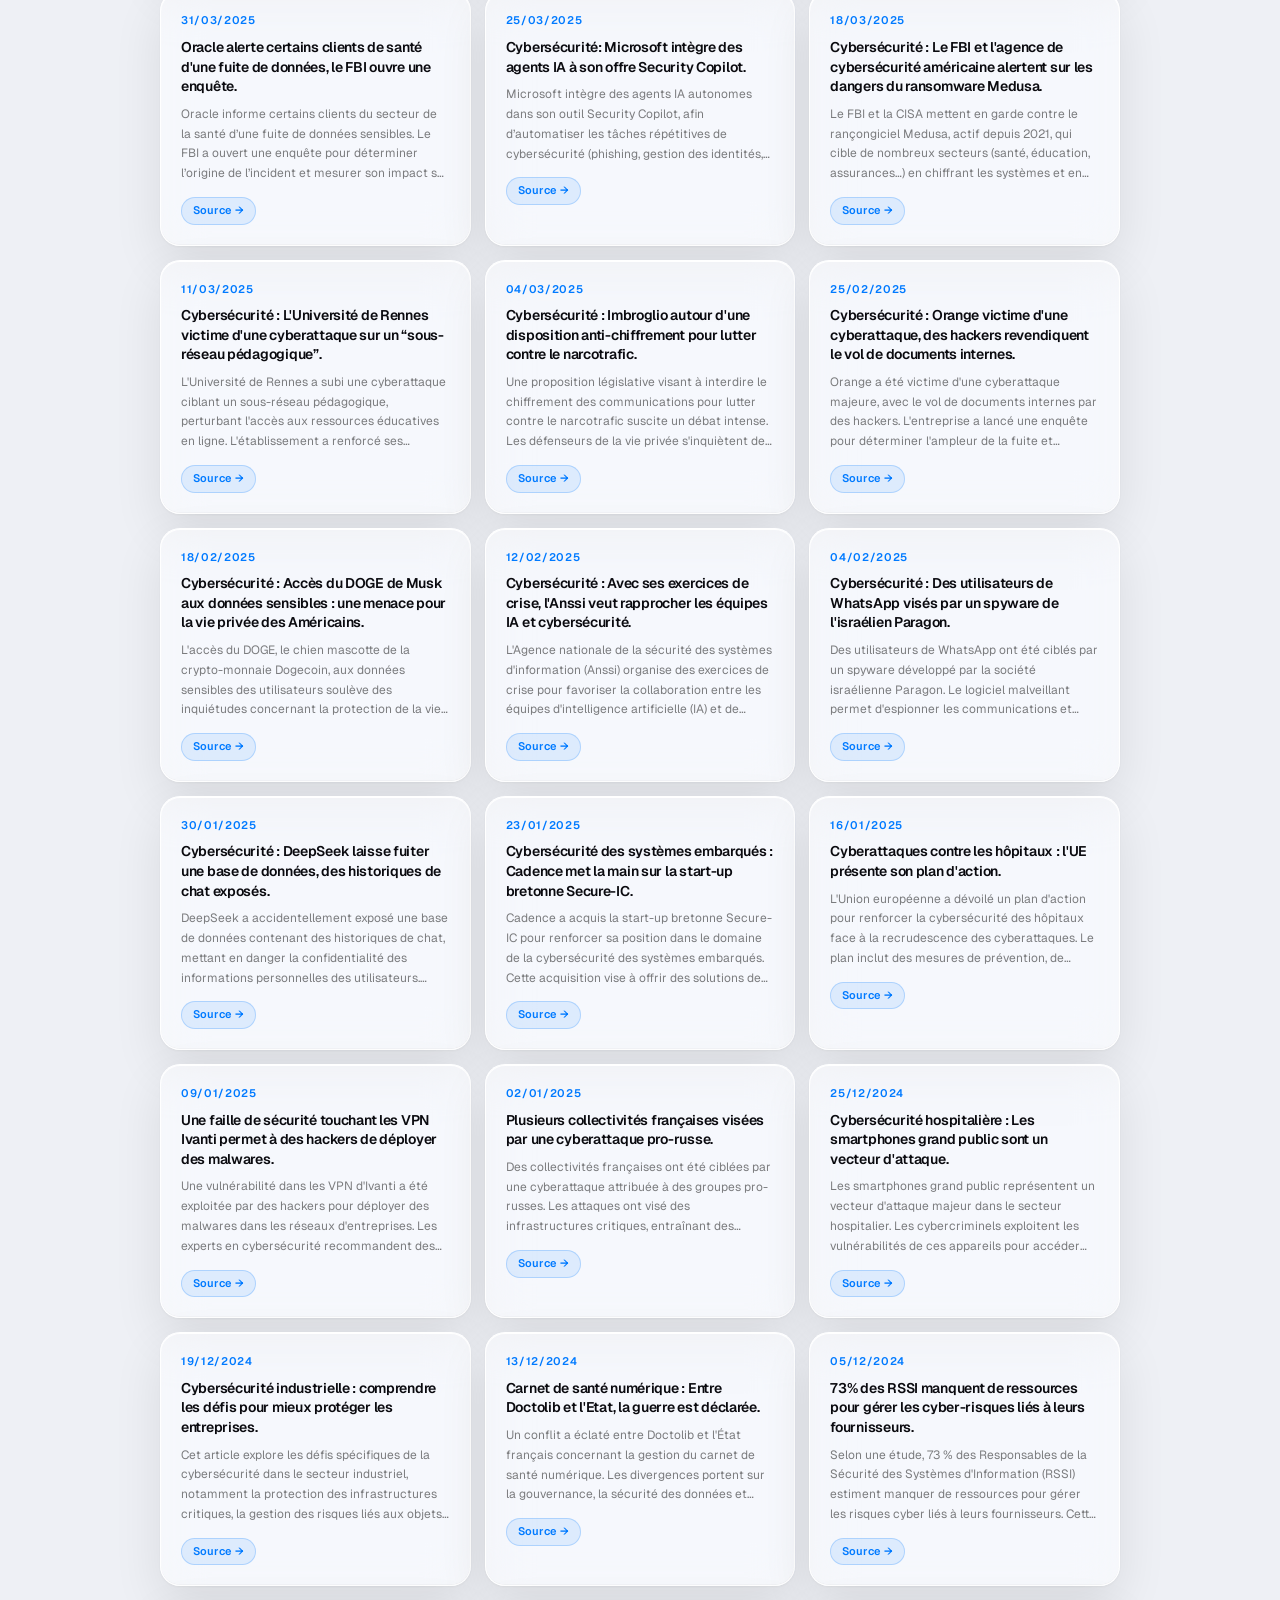
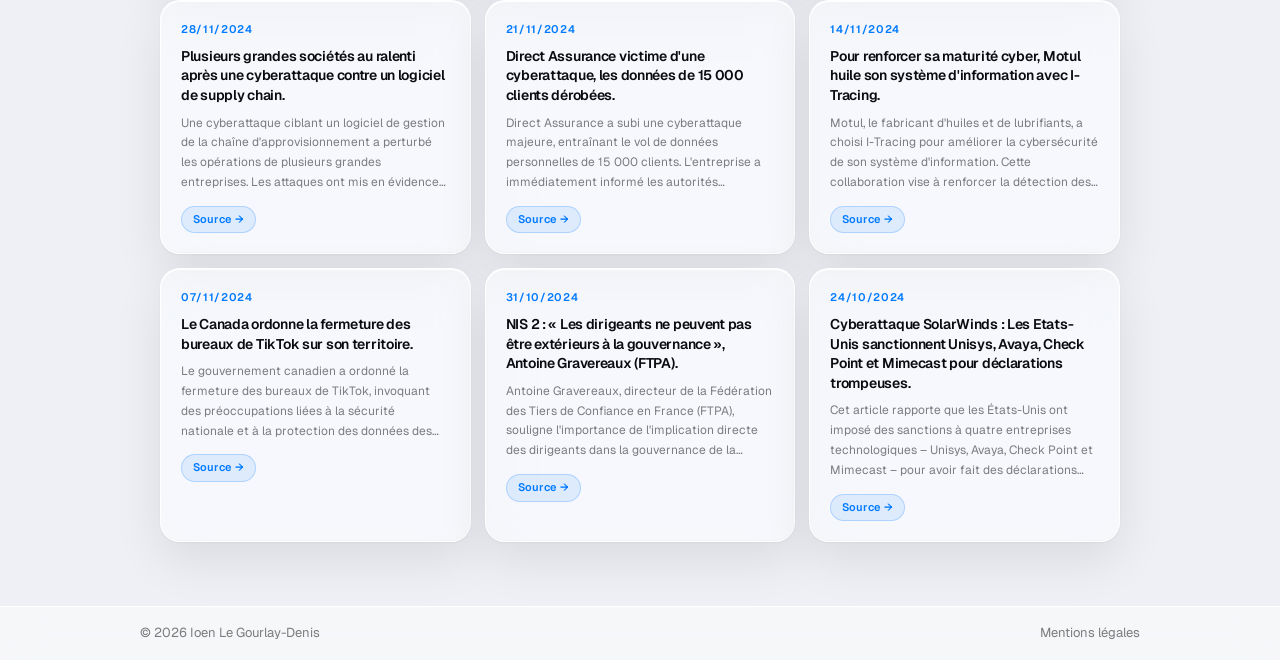
<file: cybersecurite.html>
<!DOCTYPE html>
<html lang="fr">
<head>
  <meta charset="UTF-8"/><meta name="viewport" content="width=device-width,initial-scale=1.0"/>
  <title>Cybersécurité — Veille Technologique — Ioen Le Gourlay-Denis</title>
  <link rel="preconnect" href="https://fonts.googleapis.com"/>
  <link href="https://fonts.googleapis.com/css2?family=Geist:wght@300;400;500;600;700&display=swap" rel="stylesheet"/>
  <link rel="stylesheet" href="vt-styles.css"/>
</head>
<body>
<div class="bg-canvas" aria-hidden="true"><div class="bg-blob b1"></div><div class="bg-blob b2"></div><div class="bg-blob b3"></div></div>
<nav class="site-nav" id="nav">
  <div class="nav-pill">
    <a href="index.html" class="nav-logo">ILG<em>D</em></a>
    <div class="nav-links">
      <a href="index.html" class="nav-a">Accueil</a>
      <a href="veilletechnologique.html" class="nav-a">Veille</a>
      <a href="hardware.html" class="nav-a">Hardware</a>
      <a href="systemedexploitation.html" class="nav-a">Syst. OS</a>
      <a href="cybersecurite.html" class="nav-a active">Cybersécurité</a>
      <a href="reseaux.html" class="nav-a">Réseaux</a>
      <a href="cv.html" class="nav-a">CV</a>
      <a href="contact.html" class="nav-a">Contact</a>
      <a href="portfolio.html" class="nav-a">Portfolio</a>
    </div>
    <select class="lang-select" id="langSelect" aria-label="Changer la langue">
      <option value="fr">🇫🇷 Français</option>
      <option value="en">🇬🇧 English</option>
    </select>
    <label class="theme-toggle" id="themeToggle" aria-label="Basculer le mode sombre">
      <input type="checkbox" id="themeCheckbox">
      <span class="theme-track">
        <span class="theme-thumb">
          <svg class="icon-sun" viewBox="0 0 24 24" xmlns="http://www.w3.org/2000/svg">
            <circle cx="12" cy="12" r="4.2" fill="#fff"/>
            <g stroke="#fff" stroke-width="1.7" stroke-linecap="round">
              <line x1="12" y1="1.8" x2="12" y2="4.2"/>
              <line x1="12" y1="19.8" x2="12" y2="22.2"/>
              <line x1="1.8" y1="12" x2="4.2" y2="12"/>
              <line x1="19.8" y1="12" x2="22.2" y2="12"/>
              <line x1="4.4" y1="4.4" x2="6.1" y2="6.1"/>
              <line x1="17.9" y1="17.9" x2="19.6" y2="19.6"/>
              <line x1="4.4" y1="19.6" x2="6.1" y2="17.9"/>
              <line x1="17.9" y1="6.1" x2="19.6" y2="4.4"/>
            </g>
          </svg>
          <svg class="icon-moon" viewBox="0 0 24 24" xmlns="http://www.w3.org/2000/svg">
            <path d="M20.2 14.9A8.4 8.4 0 1 1 9.6 4.3a6.7 6.7 0 0 0 10.6 10.6z" fill="#000"/>
          </svg>
        </span>
      </span>
    </label>
    <button class="burger" id="burger"><span></span><span></span></button>
  </div>
</nav>
<div class="mobile-drawer glass" id="drawer">
  <a href="index.html">Accueil</a><a href="veilletechnologique.html">Veille</a>
  <a href="hardware.html">Hardware</a><a href="systemedexploitation.html">Syst. d'exploitation</a>
  <a href="cybersecurite.html">Cybersécurité</a><a href="reseaux.html">Réseaux</a><a href="cv.html">CV</a>
</div>
<main class="page">
  <div class="container">
    <div class="container" style="max-width:680px; margin-top: 90px;"></div>
    <div class="detail-hero ios-anim" data-d="0">
      <span class="eyebrow">Veille Technologique</span>
      <h1 data-fr="🔒 Cybersécurité" data-en="🔒 Cybersecurity">Cybersécurité</h1>
      <p data-fr="Vulnérabilités, correctifs, nouvelles menaces et bonnes pratiques de sécurité. — source : L'usine Digitale FR & Les Echos FR" data-en="Vulnerabilities, patches, new threats and security best practices. — source: L'usine Digitale FR & Les Echos FR">Vulnérabilités, correctifs, nouvelles menaces et bonnes pratiques de sécurité. — source : L'usine Digitale FR & Les Echos FR</p>
        <a href="https://www.usine-digitale.fr/cybersecurite/" target="_blank" rel="noopener" class="article-source">L'usine Digitale FR</a> <a href="https://www.lesechos.fr/tech-medias/hightech/cybersecurite" target="_blank" rel="noopener" class="article-source">Les Echos FR</a>
    </div>
    <div class="articles-grid">
    <div class="glass article-card ios-anim" data-d="0">
      <time class="article-date">07/07/2026</time>
      <div class="article-title"><a href="https://www.lesechos.fr/tech-medias/hightech/ia-et-cybersecurite-le-plan-de-lunion-europeenne-pour-ne-plus-subir-les-decisions-de-washington-2241245" target="_blank" rel="noopener" data-fr="IA et cybersécurité : le plan de l'Union européenne pour ne plus subir les décisions de Washington " data-en="AI and cybersecurity: the European Union's plan to stop being at the mercy of decisions made in Washington">IA et cybersécurité : le plan de l'Union européenne pour ne plus subir les décisions de Washington </a></div>
      <p class="article-summary" data-fr="L’article revient sur le premier cas de panne matérielle signalé sur la nouvelle Steam Machine de Valve. Après seulement quelques minutes d’utilisation et une mise à jour du système, un utilisateur a vu sa console devenir inutilisable en affichant une « ligne rouge de la mort », un indicateur correspondant à une défaillance du processeur graphique (GPU). Alors que cette panne a d’abord suscité des inquiétudes quant à un possible défaut matériel, le problème aurait finalement été résolu de manière inattendue grâce à une intervention logicielle de Valve, sans remplacement du matériel. Bien qu’il s’agisse d’un cas isolé, cet incident rappelle les risques liés aux premières séries de nouveaux produits et souligne l’importance des mises à jour logicielles pour corriger rapidement ce type de dysfonctionnement." data-en="The article discusses the first reported hardware failure involving Valve’s new Steam Machine. After just a few minutes of use and a system update, a user found their console rendered unusable by the appearance of a «red line of death»—an indicator of a graphics processing unit (GPU) failure. While the breakdown initially raised concerns about a potential hardware defect, the issue was ultimately resolved unexpectedly through a software fix from Valve, without requiring any hardware replacement. Although this appears to be an isolated case, the incident highlights the risks associated with initial product batches and underscores the importance of software updates in quickly rectifying such malfunctions.">L’article revient sur le premier cas de panne matérielle signalé sur la nouvelle Steam Machine de Valve. Après seulement quelques minutes d’utilisation et une mise à jour du système, un utilisateur a vu sa console devenir inutilisable en affichant une « ligne rouge de la mort », un indicateur correspondant à une défaillance du processeur graphique (GPU). Alors que cette panne a d’abord suscité des inquiétudes quant à un possible défaut matériel, le problème aurait finalement été résolu de manière inattendue grâce à une intervention logicielle de Valve, sans remplacement du matériel. Bien qu’il s’agisse d’un cas isolé, cet incident rappelle les risques liés aux premières séries de nouveaux produits et souligne l’importance des mises à jour logicielles pour corriger rapidement ce type de dysfonctionnement.</p>
      <a href="https://www.lesechos.fr/tech-medias/hightech/cybersecurite" target="_blank" rel="noopener" class="article-source">Source →</a>
    </div>
    <div class="glass article-card ios-anim" data-d="0">
      <time class="article-date">30/06/2026</time>
      <div class="article-title"><a href="https://www.lesechos.fr/idees-debats/sciences-prospective/lia-signe-t-elle-la-fin-de-la-vie-privee-2239851" target="_blank" rel="noopener" data-fr="L'IA signe-t-elle la fin de la vie privée ? " data-en="Does AI spell the end of privacy?">L'IA signe-t-elle la fin de la vie privée ? </a></div>
      <p class="article-summary" data-fr="L’article s’interroge sur l’impact de l’intelligence artificielle sur la protection de la vie privée. Il explique que les progrès rapides de l’IA permettent de collecter, croiser et analyser d’immenses quantités de données personnelles avec une précision inédite, rendant plus facile l’identification des individus, la prédiction de leurs comportements et la création de profils détaillés. Toutefois, l’article souligne que cette évolution ne signifie pas nécessairement la disparition de la vie privée : elle met surtout en évidence la nécessité de renforcer les règles de protection des données, d’encadrer l’usage de l’IA et de développer des technologies respectueuses de la confidentialité. L’enjeu est donc de trouver un équilibre entre les opportunités offertes par l’intelligence artificielle et la préservation des droits fondamentaux des citoyens." data-en="The article examines the impact of artificial intelligence on privacy. It explains that rapid advances in AI enable the collection, cross-referencing, and analysis of vast amounts of personal data with unprecedented precision, making it easier to identify individuals, predict their behavior, and create detailed profiles. However, the article emphasizes that this development does not necessarily mean the end of privacy; rather, it highlights the need to strengthen data protection rules, regulate the use of AI, and develop privacy-respecting technologies. The challenge, therefore, lies in striking a balance between the opportunities offered by artificial intelligence and the preservation of citizens' fundamental rights.">L’article s’interroge sur l’impact de l’intelligence artificielle sur la protection de la vie privée. Il explique que les progrès rapides de l’IA permettent de collecter, croiser et analyser d’immenses quantités de données personnelles avec une précision inédite, rendant plus facile l’identification des individus, la prédiction de leurs comportements et la création de profils détaillés. Toutefois, l’article souligne que cette évolution ne signifie pas nécessairement la disparition de la vie privée : elle met surtout en évidence la nécessité de renforcer les règles de protection des données, d’encadrer l’usage de l’IA et de développer des technologies respectueuses de la confidentialité. L’enjeu est donc de trouver un équilibre entre les opportunités offertes par l’intelligence artificielle et la préservation des droits fondamentaux des citoyens.</p>
      <a href="https://www.lesechos.fr/tech-medias/hightech/cybersecurite" target="_blank" rel="noopener" class="article-source">Source →</a>
    </div>
    <div class="glass article-card ios-anim" data-d="0">
      <time class="article-date">23/06/2026</time>
      <div class="article-title"><a href="https://www.usine-digitale.fr/cybersecurite/en-france-le-chiffre-daffaires-de-pres-dune-entreprise-sur-deux-plonge-des-le-jour-meme-dune-cyberattaque.UOKP36HQEBDZVMTDRZORVOAHA4.html" target="_blank" rel="noopener" data-fr="En France, le chiffre d’affaires de près d’une entreprise sur deux plonge dès le jour même d’une cyberattaque" data-en="In France, the revenue of nearly one in two companies plummets on the very day of a cyberattack.">En France, le chiffre d’affaires de près d’une entreprise sur deux plonge dès le jour même d’une cyberattaque</a></div>
      <p class="article-summary" data-fr="L’article met en évidence les conséquences économiques immédiates des cyberattaques sur les entreprises françaises. Selon une étude menée par HarfangLab auprès de dirigeants européens, 46 % des entreprises en France constatent une baisse de leur chiffre d’affaires dès le jour même d’une cyberattaque, tandis que près d’un quart estiment qu’une interruption de seulement 24 heures de leurs activités critiques entraînerait une perte d’au moins 16 % de leurs revenus quotidiens. Face à ces impacts financiers, le risque cyber est désormais considéré comme une menace majeure pour la continuité d’activité. Pourtant, de nombreuses organisations peinent encore à en faire une priorité stratégique, malgré la multiplication des attaques et l’importance croissante d’une gouvernance efficace en matière de cybersécurité." data-en="The article highlights the immediate economic consequences of cyberattacks on French companies. According to a study carried out by HarfangLab among European managers, 46% of companies in France notice a drop in their turnover from the very day of a cyberattack, while almost a quarter estimate that an interruption of just 24 hours of their critical activities would result in a loss of at least 16% of their daily income. Faced with these financial impacts, cyber risk is now considered a major threat to business continuity. Yet many organizations are still struggling to make it a strategic priority, despite the increase in attacks and the growing importance of effective cybersecurity governance.">L’article met en évidence les conséquences économiques immédiates des cyberattaques sur les entreprises françaises. Selon une étude menée par HarfangLab auprès de dirigeants européens, 46 % des entreprises en France constatent une baisse de leur chiffre d’affaires dès le jour même d’une cyberattaque, tandis que près d’un quart estiment qu’une interruption de seulement 24 heures de leurs activités critiques entraînerait une perte d’au moins 16 % de leurs revenus quotidiens. Face à ces impacts financiers, le risque cyber est désormais considéré comme une menace majeure pour la continuité d’activité. Pourtant, de nombreuses organisations peinent encore à en faire une priorité stratégique, malgré la multiplication des attaques et l’importance croissante d’une gouvernance efficace en matière de cybersécurité.</p>
      <a href="https://www.usine-digitale.fr/cybersecurite/" target="_blank" rel="noopener" class="article-source">Source →</a>
    </div>
    <div class="glass article-card ios-anim" data-d="0">
      <time class="article-date">16/06/2026</time>
      <div class="article-title"><a href="https://www.usine-digitale.fr/intelligence-artificielle/souverainete-numerique-alors-quanthropic-a-coupe-le-robinet-claude-fable-la-france-debloque-655-millions-deuros-pour-assurer-son-autonomie-dans-lintelligence-artificielle.YNUUJ7YGVBA23G3OTI5TH6GGZQ.html" target="_blank" rel="noopener" data-fr="Souveraineté numérique : Alors qu’Anthropic a coupé le robinet Claude Fable, la France débloque 655 millions d’euros pour assurer son autonomie dans l’intelligence artificielle" data-en="Digital sovereignty: While Anthropic cut off funding for Claude Fable, France is allocating €655 million to ensure its autonomy in artificial intelligence">Souveraineté numérique : Alors qu’Anthropic a coupé le robinet Claude Fable, la France débloque 655 millions d’euros pour assurer son autonomie dans l’intelligence artificielle</a></div>
      <p class="article-summary" data-fr="L’article explique que la France a décidé d’investir 655 millions d’euros supplémentaires dans l’intelligence artificielle afin de renforcer sa souveraineté numérique et de réduire sa dépendance aux technologies étrangères. Cette annonce intervient dans un contexte marqué par les restrictions d’accès imposées à certains modèles d’IA avancés d’Anthropic pour les utilisateurs étrangers, un événement qui a ravivé les inquiétudes concernant la dépendance de l’Europe aux technologies américaines. Les fonds seront consacrés au développement des infrastructures, des capacités de calcul, de la recherche et des entreprises françaises du secteur. L’objectif est de bâtir un écosystème national capable de développer et d’exploiter ses propres solutions d’IA stratégiques, tout en garantissant une plus grande autonomie technologique pour les administrations, les entreprises et les services publics." data-en="The article explains that France has decided to invest an additional 655 million euros in artificial intelligence in order to strengthen its digital sovereignty and reduce its dependence on foreign technologies. This announcement comes amid restrictions on access to some of Anthropic's advanced AI models for foreign users, an event that has reignited concerns about Europe's dependence on American technologies. The funds will be devoted to the development of infrastructure, computing capacities, research and French companies in the sector. The objective is to build a national ecosystem capable of developing and operating its own strategic AI solutions, while guaranteeing greater technological autonomy for administrations, businesses and public services.">L’article explique que la France a décidé d’investir 655 millions d’euros supplémentaires dans l’intelligence artificielle afin de renforcer sa souveraineté numérique et de réduire sa dépendance aux technologies étrangères. Cette annonce intervient dans un contexte marqué par les restrictions d’accès imposées à certains modèles d’IA avancés d’Anthropic pour les utilisateurs étrangers, un événement qui a ravivé les inquiétudes concernant la dépendance de l’Europe aux technologies américaines. Les fonds seront consacrés au développement des infrastructures, des capacités de calcul, de la recherche et des entreprises françaises du secteur. L’objectif est de bâtir un écosystème national capable de développer et d’exploiter ses propres solutions d’IA stratégiques, tout en garantissant une plus grande autonomie technologique pour les administrations, les entreprises et les services publics.</p>
      <a href="https://www.usine-digitale.fr/cybersecurite/" target="_blank" rel="noopener" class="article-source">Source →</a>
    </div>
    <div class="glass article-card ios-anim" data-d="0">
      <time class="article-date">09/06/2026</time>
      <div class="article-title"><a href="https://www.usine-digitale.fr/cybersecurite/retard-sur-nis-2-la-france-risque-une-double-peine-entre-sanctions-europeennes-et-perte-dinfluence-a-bruxelles-sur-les-sujets-cyber.5DII4Q6NTRHGNH5KGDDFEHXW4Q.html" target="_blank" rel="noopener" data-fr="Retard sur NIS 2 : La France risque une double peine entre sanctions européennes et perte d’influence à Bruxelles sur les sujets cyber" data-en="Delay on NIS 2: France risks a double penalty between European sanctions and loss of influence in Brussels on cyber issues">Retard sur NIS 2 : La France risque une double peine entre sanctions européennes et perte d’influence à Bruxelles sur les sujets cyber</a></div>
      <p class="article-summary" data-fr="L’article explique que la France accuse un retard dans la transposition de la directive européenne NIS 2, qui vise à renforcer le niveau de cybersécurité des entreprises et des infrastructures critiques au sein de l’Union européenne. Ce retard pourrait entraîner une « double peine » : d’une part, des sanctions de la part de la Commission européenne pour non-respect des délais, et d’autre part une perte d’influence de la France dans les discussions européennes sur les futures réglementations liées à la cybersécurité. L’article souligne que NIS 2 élargit considérablement le nombre d’organisations concernées par les obligations de sécurité et de gestion des risques cyber. Dans un contexte marqué par la multiplication des cyberattaques et l’importance croissante de la souveraineté numérique, ce décalage pourrait fragiliser la position française au niveau européen et ralentir la mise en conformité de nombreuses entreprises et administrations." data-en="The article explains that France is lagging behind in transposing the European NIS 2 directive, which aims to strengthen cybersecurity for businesses and critical infrastructure within the European Union. This delay could lead to a "double whammy": on the one hand, sanctions from the European Commission for failing to meet deadlines, and on the other hand, a loss of influence for France in European discussions on future cybersecurity regulations. The article emphasizes that NIS 2 significantly expands the number of organizations subject to cybersecurity and risk management obligations. In a context marked by the proliferation of cyberattacks and the growing importance of digital sovereignty, this gap could weaken France's position at the European level and slow down compliance efforts for many businesses and government agencies.">L’article explique que la France accuse un retard dans la transposition de la directive européenne NIS 2, qui vise à renforcer le niveau de cybersécurité des entreprises et des infrastructures critiques au sein de l’Union européenne. Ce retard pourrait entraîner une « double peine » : d’une part, des sanctions de la part de la Commission européenne pour non-respect des délais, et d’autre part une perte d’influence de la France dans les discussions européennes sur les futures réglementations liées à la cybersécurité. L’article souligne que NIS 2 élargit considérablement le nombre d’organisations concernées par les obligations de sécurité et de gestion des risques cyber. Dans un contexte marqué par la multiplication des cyberattaques et l’importance croissante de la souveraineté numérique, ce décalage pourrait fragiliser la position française au niveau européen et ralentir la mise en conformité de nombreuses entreprises et administrations.</p>
      <a href="https://www.usine-digitale.fr/cybersecurite/" target="_blank" rel="noopener" class="article-source">Source →</a>
    </div>
    <div class="glass article-card ios-anim" data-d="0">
      <time class="article-date">02/06/2026</time>
      <div class="article-title"><a href="https://www.usine-digitale.fr/cybersecurite/cybersecurite-palo-alto-networks-soffre-la-start-up-portkey-pour-gouverner-les-agents-ia-en-entreprise.T3UJNAYMLZDY5FUNZW7YESE5HA.html" target="_blank" rel="noopener" data-fr="Cybersécurité : Palo Alto Networks s’offre la start-up Portkey pour gouverner les agents IA en entreprise" data-en="Cybersecurity: Palo Alto Networks acquires startup Portkey to govern enterprise AI agents">Cybersécurité : Palo Alto Networks s’offre la start-up Portkey pour gouverner les agents IA en entreprise</a></div>
      <p class="article-summary" data-fr="L’article explique que le spécialiste de la cybersécurité Palo Alto Networks a acquis la start-up Portkey afin de renforcer la sécurisation et la gouvernance des agents d’intelligence artificielle en entreprise. Portkey développe une technologie d’« AI Gateway », une couche de contrôle qui permet de surveiller, orchestrer et sécuriser les interactions entre les modèles d’IA, les agents autonomes et les systèmes de l’entreprise. L’objectif est de donner aux organisations une meilleure visibilité sur l’activité de leurs agents IA, de contrôler leurs autorisations et de limiter les risques de dérives ou d’attaques. Cette acquisition s’inscrit dans la stratégie de Palo Alto Networks visant à répondre à la montée en puissance des agents IA autonomes, qui représentent à la fois un gain de productivité et une nouvelle surface d’attaque pour les entreprises. La technologie de Portkey sera intégrée à la plateforme Prisma AIRS afin de fournir un contrôle centralisé des déploiements d’IA à grande échelle." data-en="The article explains that cybersecurity specialist Palo Alto Networks has acquired the startup Portkey to strengthen the security and governance of artificial intelligence agents in the enterprise. Portkey develops an "AI Gateway" technology, a control layer that monitors, orchestrates, and secures interactions between AI models, autonomous agents, and enterprise systems. The goal is to give organizations better visibility into the activity of their AI agents, control their permissions, and limit the risks of misuse or attacks. This acquisition is part of Palo Alto Networks' strategy to address the rise of autonomous AI agents, which represent both a productivity gain and a new attack surface for businesses. Portkey's technology will be integrated into the Prisma AIRS platform to provide centralized control of large-scale AI deployments.">L’article explique que le spécialiste de la cybersécurité Palo Alto Networks a acquis la start-up Portkey afin de renforcer la sécurisation et la gouvernance des agents d’intelligence artificielle en entreprise. Portkey développe une technologie d’« AI Gateway », une couche de contrôle qui permet de surveiller, orchestrer et sécuriser les interactions entre les modèles d’IA, les agents autonomes et les systèmes de l’entreprise. L’objectif est de donner aux organisations une meilleure visibilité sur l’activité de leurs agents IA, de contrôler leurs autorisations et de limiter les risques de dérives ou d’attaques. Cette acquisition s’inscrit dans la stratégie de Palo Alto Networks visant à répondre à la montée en puissance des agents IA autonomes, qui représentent à la fois un gain de productivité et une nouvelle surface d’attaque pour les entreprises. La technologie de Portkey sera intégrée à la plateforme Prisma AIRS afin de fournir un contrôle centralisé des déploiements d’IA à grande échelle.</p>
      <a href="https://www.usine-digitale.fr/cybersecurite/" target="_blank" rel="noopener" class="article-source">Source →</a>
    </div>
    <div class="glass article-card ios-anim" data-d="0">
      <time class="article-date">29/05/2026</time>
      <div class="article-title"><a href="https://www.usine-digitale.fr/cybersecurite/cybersecurite-google-investit-15-millions-deuros-dans-le-francais-mokn-pour-industrialiser-la-recuperation-didentifiants-voles.W4UFWDHGCJHVLA6RPULHVTGH6E.html" target="_blank" rel="noopener" data-fr="Cybersécurité : Google investit 15 millions d’euros dans le français MokN pour industrialiser la récupération d’identifiants volés" data-en="Cybersecurity: Google invests €15 million in the French company MokN to industrialize the recovery of stolen credentials">Cybersécurité : Google investit 15 millions d’euros dans le français MokN pour industrialiser la récupération d’identifiants volés</a></div>
      <p class="article-summary" data-fr="L’article explique que Google, via son fonds d’investissement GV, a participé à une levée de fonds de 15 millions de dollars au profit de la start-up française MokN, spécialisée dans la lutte contre le vol d’identifiants. L’entreprise a développé une technologie appelée « phish-back », qui consiste à piéger les cybercriminels grâce à de faux portails de connexion très réalistes afin de récupérer les identifiants compromis avant qu’ils ne soient exploités ou diffusés sur le dark web. Cette approche permet aux équipes de sécurité d’agir rapidement pour neutraliser les comptes concernés. Grâce à ce financement, MokN prévoit d’accélérer son développement international, de renforcer sa recherche et développement et d’élargir sa plateforme de protection des identités numériques. Cette opération marque également le premier investissement de GV dans une start-up française." data-en="The article explains that Google, through its investment fund GV, participated in a $15 million funding round for the French startup MokN, which specializes in combating credential theft. The company has developed a technology called "phishing-back," which involves trapping cybercriminals using highly realistic fake login portals to retrieve compromised credentials before they can be exploited or disseminated on the dark web. This approach allows security teams to act quickly to neutralize affected accounts. With this funding, MokN plans to accelerate its international expansion, strengthen its research and development, and broaden its digital identity protection platform. This transaction also marks GV's first investment in a French startup.">L’article explique que Google, via son fonds d’investissement GV, a participé à une levée de fonds de 15 millions de dollars au profit de la start-up française MokN, spécialisée dans la lutte contre le vol d’identifiants. L’entreprise a développé une technologie appelée « phish-back », qui consiste à piéger les cybercriminels grâce à de faux portails de connexion très réalistes afin de récupérer les identifiants compromis avant qu’ils ne soient exploités ou diffusés sur le dark web. Cette approche permet aux équipes de sécurité d’agir rapidement pour neutraliser les comptes concernés. Grâce à ce financement, MokN prévoit d’accélérer son développement international, de renforcer sa recherche et développement et d’élargir sa plateforme de protection des identités numériques. Cette opération marque également le premier investissement de GV dans une start-up française.</p>
      <a href="https://www.usine-digitale.fr/cybersecurite/" target="_blank" rel="noopener" class="article-source">Source →</a>
    </div>
    <div class="glass article-card ios-anim" data-d="0">
      <time class="article-date">26/05/2026</time>
      <div class="article-title"><a href="https://www.usine-digitale.fr/intelligence-artificielle/anthropic/cybersecurite-claude-mythos-a-trouve-plus-de-10-000-failles-critiques-un-mois-apres-son-lancement-y-compris-dans-les-systemes-les-plus-importants-au-monde.H7GOEW6UVNG5VPKA762DKBT7HM.html" target="_blank" rel="noopener" data-fr="Cybersécurité : Claude Mythos a trouvé plus de 10 000 failles critiques un mois après son lancement, y compris dans les systèmes les plus importants au monde" data-en="Cybersecurity: Claude Mythos found more than 10,000 critical vulnerabilities one month after its launch, including in the world's most important">Cybersécurité : Claude Mythos a trouvé plus de 10 000 failles critiques un mois après son lancement, y compris dans les systèmes les plus importants au monde</a></div>
      <p class="article-summary" data-fr="L’article explique que Anthropic affirme que son modèle d’intelligence artificielle Claude Mythos a permis d’identifier plus de 10 000 failles de sécurité critiques ou majeures seulement un mois après son lancement, notamment dans des logiciels open source et des systèmes largement utilisés à travers le monde. Développé dans le cadre du projet Glasswing avec de nombreux partenaires technologiques, cet outil est conçu pour automatiser la recherche de vulnérabilités à une vitesse bien supérieure aux méthodes classiques. L’objectif est de détecter et corriger les failles avant qu’elles ne soient exploitées par des cybercriminels. Toutefois, plusieurs analyses rappellent que tous les signalements n’ont pas encore été confirmés ou corrigés, et que certaines estimations reposent sur des extrapolations. Malgré ces réserves, cette annonce illustre l’impact grandissant de l’IA dans la cybersécurité, capable à la fois de renforcer massivement la défense informatique et de soulever de nouvelles inquiétudes sur les usages offensifs de ces technologies." data-en="The article explains that Anthropic claims its artificial intelligence model, Claude Mythos, identified over 10,000 critical or major security vulnerabilities just one month after its launch, particularly in open-source software and systems widely used around the world. Developed as part of the Glasswing project with numerous technology partners, this tool is designed to automate vulnerability scanning at a much faster pace than traditional methods. The goal is to detect and fix vulnerabilities before they can be exploited by cybercriminals. However, several analyses point out that not all reports have yet been confirmed or patched, and that some estimates are based on extrapolations. Despite these reservations, this announcement illustrates the growing impact of AI in cybersecurity, capable of both massively strengthening IT defenses and raising new concerns about the offensive uses of these technologies.">L’article explique que Anthropic affirme que son modèle d’intelligence artificielle Claude Mythos a permis d’identifier plus de 10 000 failles de sécurité critiques ou majeures seulement un mois après son lancement, notamment dans des logiciels open source et des systèmes largement utilisés à travers le monde. Développé dans le cadre du projet Glasswing avec de nombreux partenaires technologiques, cet outil est conçu pour automatiser la recherche de vulnérabilités à une vitesse bien supérieure aux méthodes classiques. L’objectif est de détecter et corriger les failles avant qu’elles ne soient exploitées par des cybercriminels. Toutefois, plusieurs analyses rappellent que tous les signalements n’ont pas encore été confirmés ou corrigés, et que certaines estimations reposent sur des extrapolations. Malgré ces réserves, cette annonce illustre l’impact grandissant de l’IA dans la cybersécurité, capable à la fois de renforcer massivement la défense informatique et de soulever de nouvelles inquiétudes sur les usages offensifs de ces technologies.</p>
      <a href="https://www.usine-digitale.fr/cybersecurite/" target="_blank" rel="noopener" class="article-source">Source →</a>
    </div>
    <div class="glass article-card ios-anim" data-d="0">
      <time class="article-date">20/05/2026</time>
      <div class="article-title"><a href="https://www.usine-digitale.fr/cybersecurite/zero-poste-cree-en-2026-des-missions-qui-explosent-un-budget-etrangle-letat-sabote-t-il-volontairement-sa-propre-autorite-de-controle-des-donnees-personnelles.QWEUJ6TY7ZGILJGAIMBTSE3YYI.html" target="_blank" rel="noopener" data-fr="Zéro poste créé en 2026, des missions qui explosent, un budget étranglé : l’État sabote-t-il volontairement sa propre autorité de contrôle des données personnelles ?" data-en="Zero new positions created in 2026, missions exploding, a budget squeezed: is the State deliberately sabotaging its own personal data control authority?">Zéro poste créé en 2026, des missions qui explosent, un budget étranglé : l’État sabote-t-il volontairement sa propre autorité de contrôle des données personnelles ?</a></div>
      <p class="article-summary" data-fr="L’article revient sur la situation préoccupante de la CNIL, l’autorité française chargée de protéger les données personnelles, qui voit ses missions continuer d’augmenter en 2026 alors que ses moyens humains et budgétaires restent très limités. Entre l’explosion des cyberattaques, l’essor de l’intelligence artificielle, la surveillance numérique et les nouvelles obligations liées au RGPD, la charge de travail de l’organisme devient de plus en plus importante. Le texte souligne le contraste entre le rôle central de la CNIL dans la protection des citoyens et le manque de ressources accordées par l’État, au point que certains s’interrogent sur la capacité réelle de l’institution à faire respecter efficacement les règles face aux grandes entreprises et aux administrations. L’article met ainsi en avant un risque d’affaiblissement progressif de l’autorité de contrôle des données personnelles en France." data-en="The article examines the concerning situation of the CNIL, the French data protection authority, whose responsibilities are set to increase in 2026 while its human and financial resources remain severely limited. Between the surge in cyberattacks, the rise of artificial intelligence, digital surveillance, and the new obligations under the GDPR, the organization's workload is becoming increasingly substantial. The text highlights the contrast between the CNIL's central role in protecting citizens and the lack of resources allocated by the State, to the point that some question the institution's actual capacity to effectively enforce regulations against large corporations and government agencies. The article thus underscores the risk of a gradual weakening of the data protection authority in France.">L’article revient sur la situation préoccupante de la CNIL, l’autorité française chargée de protéger les données personnelles, qui voit ses missions continuer d’augmenter en 2026 alors que ses moyens humains et budgétaires restent très limités. Entre l’explosion des cyberattaques, l’essor de l’intelligence artificielle, la surveillance numérique et les nouvelles obligations liées au RGPD, la charge de travail de l’organisme devient de plus en plus importante. Le texte souligne le contraste entre le rôle central de la CNIL dans la protection des citoyens et le manque de ressources accordées par l’État, au point que certains s’interrogent sur la capacité réelle de l’institution à faire respecter efficacement les règles face aux grandes entreprises et aux administrations. L’article met ainsi en avant un risque d’affaiblissement progressif de l’autorité de contrôle des données personnelles en France.</p>
      <a href="https://www.usine-digitale.fr/cybersecurite/" target="_blank" rel="noopener" class="article-source">Source →</a>
    </div>
    <div class="glass article-card ios-anim" data-d="0">
      <time class="article-date">12/05/2026</time>
      <div class="article-title"><a href="https://www.usine-digitale.fr/cybersecurite/pour-82-des-entreprises-lia-rend-les-cyberattaques-plus-sophistiquees-mais-elle-devient-aussi-leur-meilleure-arme-de-defense.DSD7ZTLPCBDIRICFUSMVY7P5JQ.html" target="_blank" rel="noopener" data-fr="Pour 82% des entreprises, l'IA rend les cyberattaques plus sophistiquées mais elle devient aussi leur meilleure arme de défense" data-en="For 82% of companies, AI makes cyberattacks more sophisticated but also becomes their best defense weapon">Pour 82% des entreprises, l'IA rend les cyberattaques plus sophistiquées mais elle devient aussi leur meilleure arme de défense</a></div>
      <p class="article-summary" data-fr="L'article explique que l'intelligence artificielle joue aujourd'hui un double rôle dans le domaine de la cybersécurité. D'un côté, elle permet aux cybercriminels de mener des attaques plus sophistiquées, plus rapides et plus difficiles à détecter, notamment grâce à l'automatisation, au phishing amélioré ou à la création de faux contenus très réalistes. De l'autre, les entreprises utilisent également l'IA comme outil de défense pour détecter les menaces en temps réel, analyser d'énormes volumes de données et réagir plus efficacement aux incidents de sécurité. Selon l'étude évoquée, une large majorité d'entreprises considère désormais l'IA à la fois comme un risque majeur et comme une technologie essentielle pour renforcer leur protection face à l'évolution constante des cyberattaques." data-en="The article explains that artificial intelligence now plays a dual role in cybersecurity. On one hand, it enables cybercriminals to carry out more sophisticated, faster, and harder-to-detect attacks, through automation, enhanced phishing, and the creation of highly realistic fake content. On the other hand, companies also use AI as a defensive tool to detect threats in real time, analyze massive volumes of data, and respond more effectively to security incidents. According to the study, a large majority of companies now view AI both as a major risk and as an essential technology for strengthening their protection against the constantly evolving threat landscape.">L'article explique que l'intelligence artificielle joue aujourd'hui un double rôle dans le domaine de la cybersécurité. D'un côté, elle permet aux cybercriminels de mener des attaques plus sophistiquées, plus rapides et plus difficiles à détecter, notamment grâce à l'automatisation, au phishing amélioré ou à la création de faux contenus très réalistes. De l'autre, les entreprises utilisent également l'IA comme outil de défense pour détecter les menaces en temps réel, analyser d'énormes volumes de données et réagir plus efficacement aux incidents de sécurité. Selon l'étude évoquée, une large majorité d'entreprises considère désormais l'IA à la fois comme un risque majeur et comme une technologie essentielle pour renforcer leur protection face à l'évolution constante des cyberattaques.</p>
      <a href="https://www.usine-digitale.fr/cybersecurite/" target="_blank" rel="noopener" class="article-source">Source →</a>
    </div>
    <div class="glass article-card ios-anim" data-d="0">
      <time class="article-date">05/05/2026</time>
      <div class="article-title"><a href="https://www.usine-digitale.fr/cybersecurite/de-15-minutes-a-moins-dune-minute-par-site-analyse-comment-lia-transforme-concretement-les-operations-de-cybersecurite-en-entreprise.7TGFLG2RPZEFRKPOQ2AT6G465A.html" target="_blank" rel="noopener" data-fr="De 15 minutes à moins d’une minute par site analysé : comment l’IA transforme concrètement les opérations de cybersécurité en entreprise" data-en="From 15 minutes to less than one minute per site analyzed: how AI is concretely transforming cybersecurity operations in businesses">De 15 minutes à moins d'une minute par site analysé : comment l’IA transforme concrètement les opérations de cybersécurité en entreprise</a></div>
      <p class="article-summary" data-fr="L’intelligence artificielle transforme concrètement les opérations de cybersécurité en entreprise en permettant d’automatiser des tâches qui prenaient auparavant plusieurs minutes voire des heures, comme l’analyse de sites suspects, la détection d’anomalies ou le tri d’alertes de sécurité, réduisant par exemple certains temps d’analyse de 15 minutes à moins d’une minute par site grâce à des agents IA capables d’exécuter automatiquement des vérifications et de croiser des données en temps réel. Cette automatisation permet aux équipes SOC (Security Operations Center) de gagner en rapidité, en précision et en capacité de traitement face à l’explosion du volume de menaces, tout en recentrant les analystes humains sur les incidents les plus critiques. Toutefois, l’article souligne aussi que cette évolution impose une nouvelle organisation de la cybersécurité, car l’IA devient autant un outil défensif qu’un levier utilisé par les attaquants pour accélérer leurs propres opérations, ce qui pousse les entreprises à adopter des systèmes de sécurité de plus en plus automatisés et prédictifs." data-en="Artificial intelligence is fundamentally transforming cybersecurity operations in businesses by automating tasks that previously took several minutes or even hours, such as analyzing suspicious websites, detecting anomalies, and triaging security alerts. For example, some analysis times have been reduced from 15 minutes to less than one minute per site thanks to AI agents capable of automatically performing checks and cross-referencing data in real time. This automation allows Security Operations Center (SOC) teams to gain speed, accuracy, and processing capacity in the face of the explosion in threat volume, while freeing up human analysts to focus on the most critical incidents. However, the article also highlights that this evolution necessitates a new cybersecurity organization, as AI is becoming both a defensive tool and a lever used by attackers to accelerate their own operations, pushing companies to adopt increasingly automated and predictive security systems.">L’intelligence artificielle transforme concrètement les opérations de cybersécurité en entreprise en permettant d’automatiser des tâches qui prenaient auparavant plusieurs minutes voire des heures, comme l’analyse de sites suspects, la détection d’anomalies ou le tri d’alertes de sécurité, réduisant par exemple certains temps d’analyse de 15 minutes à moins d’une minute par site grâce à des agents IA capables d’exécuter automatiquement des vérifications et de croiser des données en temps réel. Cette automatisation permet aux équipes SOC (Security Operations Center) de gagner en rapidité, en précision et en capacité de traitement face à l’explosion du volume de menaces, tout en recentrant les analystes humains sur les incidents les plus critiques. Toutefois, l’article souligne aussi que cette évolution impose une nouvelle organisation de la cybersécurité, car l’IA devient autant un outil défensif qu’un levier utilisé par les attaquants pour accélérer leurs propres opérations, ce qui pousse les entreprises à adopter des systèmes de sécurité de plus en plus automatisés et prédictifs.</p>
      <a href="https://www.usine-digitale.fr/cybersecurite/" target="_blank" rel="noopener" class="article-source">Source →</a>
    </div>
    <div class="glass article-card ios-anim" data-d="0">
      <time class="article-date">29/04/2026</time>
      <div class="article-title"><a href="https://www.usine-digitale.fr/cybersecurite/cyberattaque-sur-le-reseau-energetique-le-groupe-itron-a-ete-penetre-mi-avril-un-enieme-cas-revelateur-dun-secteur-strategique-sous-tension.4LFWGPWD2RGY5P57XL6ZRXF4QE.html" target="_blank" rel="noopener" data-fr="Cyberattaque sur le réseau énergétique : Le groupe Itron a été pénétré mi-avril, un énième cas révélateur d’un secteur stratégique sous tension" data-en="Cyberattack on the energy network: The Itron group was breached in mid-April, yet another case revealing a strategic sector under strain">Cyberattaque sur le réseau énergétique : Le groupe Itron a été pénétré mi-avril, un énième cas révélateur d’un secteur stratégique sous tension</a> </a></div>
      <p class="article-summary" data-fr="Le groupe américain Itron, spécialisé dans les technologies pour les réseaux d’énergie, d’eau et les compteurs intelligents utilisés par des milliers d’opérateurs dans plus de 100 pays, a révélé avoir subi une cyberattaque détectée mi-avril 2026, après qu’un acteur non autorisé a réussi à pénétrer certains de ses systèmes informatiques internes. Même si l’entreprise affirme ne pas avoir constaté d’activité malveillante dans les environnements hébergés chez ses clients ni d’impact opérationnel majeur sur les réseaux énergétiques, cet incident met en lumière la fragilité croissante des infrastructures critiques et les risques que représente la compromission d’un fournisseur technologique au cœur des systèmes électriques, gaziers et hydrauliques. Itron a déclenché son plan de réponse à incident, renforcé sa sécurité et ouvert une enquête avec les autorités, tandis que les experts soulignent que ce type d’attaque contre un acteur aussi stratégique illustre la pression grandissante exercée sur le secteur énergétique, devenu une cible prioritaire des cyberattaques et des opérations de sabotage numérique." data-en="The American group Itron, specializing in technologies for energy and water networks and smart meters used by thousands of operators in more than 100 countries, revealed that it suffered a cyberattack detected in mid-April 2026, after an unauthorized actor managed to penetrate some of its internal IT systems. While the company maintains that it did not observe any malicious activity in environments hosted at its customers' sites or any major operational impact on energy networks, this incident highlights the growing vulnerability of critical infrastructure and the risks posed by the compromise of a technology provider at the heart of electricity, gas, and water systems. Itron activated its incident response plan, strengthened its security, and launched an investigation with the authorities, while experts emphasize that this type of attack against such a strategic player illustrates the increasing pressure on the energy sector, which has become a prime target for cyberattacks and digital sabotage operations.">Le groupe américain Itron, spécialisé dans les technologies pour les réseaux d’énergie, d’eau et les compteurs intelligents utilisés par des milliers d’opérateurs dans plus de 100 pays, a révélé avoir subi une cyberattaque détectée mi-avril 2026, après qu’un acteur non autorisé a réussi à pénétrer certains de ses systèmes informatiques internes. Même si l’entreprise affirme ne pas avoir constaté d’activité malveillante dans les environnements hébergés chez ses clients ni d’impact opérationnel majeur sur les réseaux énergétiques, cet incident met en lumière la fragilité croissante des infrastructures critiques et les risques que représente la compromission d’un fournisseur technologique au cœur des systèmes électriques, gaziers et hydrauliques. Itron a déclenché son plan de réponse à incident, renforcé sa sécurité et ouvert une enquête avec les autorités, tandis que les experts soulignent que ce type d’attaque contre un acteur aussi stratégique illustre la pression grandissante exercée sur le secteur énergétique, devenu une cible prioritaire des cyberattaques et des opérations de sabotage numérique.</p>
      <a href="https://www.usine-digitale.fr/cybersecurite/" target="_blank" rel="noopener" class="article-source">Source →</a>
    </div>
    <div class="glass article-card ios-anim" data-d="0">
      <time class="article-date">22/04/2026</time>
      <div class="article-title"><a href="https://www.usine-digitale.fr/cybersecurite/detecter-les-cyberattaques-en-temps-reel-airbus-accelere-dans-la-cybersecurite-en-semparant-de-la-start-up-francaise-quarkslab.65B6AGIV5BFPZCWCKZXORXYTHE.html" target="_blank" rel="noopener" data-fr="“Détecter les cyberattaques en temps réel” : Airbus accélère dans la cybersécurité en s’emparant de la start-up française Quarkslab" data-en="“Detecting cyberattacks in real time”: Airbus accelerates its cybersecurity efforts by acquiring the French startup Quarkslab">“Détecter les cyberattaques en temps réel” : Airbus accélère dans la cybersécurité en s’emparant de la start-up française Quarkslab</a> </a></div>
      <p class="article-summary" data-fr="Airbus renforce fortement sa stratégie dans la cybersécurité en annonçant le rachat de la start-up française Quarkslab, spécialisée dans la protection logicielle, l’analyse de vulnérabilités et la détection avancée des cyberattaques, afin d’améliorer ses capacités de défense numérique pour les secteurs critiques comme l’aéronautique, la défense et les infrastructures sensibles. Cette acquisition permet notamment à Airbus d’intégrer les technologies de QShield, une solution développée par Quarkslab pour protéger les logiciels, les données et les systèmes embarqués contre les attaques sophistiquées et les menaces liées à l’IA, tout en renforçant sa position comme acteur européen de la cybersécurité dite « souveraine ». Le groupe poursuit ainsi une stratégie de consolidation dans ce domaine après d’autres acquisitions récentes, avec l’objectif de proposer des solutions capables de détecter et contrer les cyberattaques en temps réel, dans un contexte où les menaces deviennent de plus en plus complexes et industrialisées." data-en="Airbus is significantly strengthening its cybersecurity strategy by announcing the acquisition of the French startup Quarkslab, specializing in software protection, vulnerability analysis, and advanced cyberattack detection, to enhance its digital defense capabilities for critical sectors such as aerospace, defense, and sensitive infrastructure. This acquisition allows Airbus to integrate the technologies of QShield, a solution developed by Quarkslab to protect software, data, and embedded systems against sophisticated attacks and AI-related threats, while reinforcing its position as a leading European player in sovereign cybersecurity. Following other recent acquisitions, the group is pursuing a consolidation strategy in this area, aiming to offer solutions capable of detecting and countering cyberattacks in real time, in a context where threats are becoming increasingly complex and industrialized.">renforce fortement sa stratégie dans la cybersécurité en annonçant le rachat de la start-up française Quarkslab, spécialisée dans la protection logicielle, l’analyse de vulnérabilités et la détection avancée des cyberattaques, afin d’améliorer ses capacités de défense numérique pour les secteurs critiques comme l’aéronautique, la défense et les infrastructures sensibles. Cette acquisition permet notamment à Airbus d’intégrer les technologies de QShield, une solution développée par Quarkslab pour protéger les logiciels, les données et les systèmes embarqués contre les attaques sophistiquées et les menaces liées à l’IA, tout en renforçant sa position comme acteur européen de la cybersécurité dite « souveraine ». Le groupe poursuit ainsi une stratégie de consolidation dans ce domaine après d’autres acquisitions récentes, avec l’objectif de proposer des solutions capables de détecter et contrer les cyberattaques en temps réel, dans un contexte où les menaces deviennent de plus en plus complexes et industrialisées.</p>
      <a href="https://www.usine-digitale.fr/cybersecurite/" target="_blank" rel="noopener" class="article-source">Source →</a>
    </div>
    <div class="glass article-card ios-anim" data-d="0">
      <time class="article-date">14/04/2026</time>
      <div class="article-title"><a href="https://www.usine-digitale.fr/cybersecurite/piratage-bookingcom-noms-adresses-telephones-et-reservations-exposes-des-arnaques-sur-whatsapp-deja-signalees.Z73IHRWVRBCXZO6SCMKRCHD6IM.html" target="_blank" rel="noopener" data-fr="Piratage Booking.com : noms, adresses, téléphones et réservations exposés, des arnaques sur WhatsApp déjà signalées" data-en="Booking.com hack: names, addresses, phone numbers and reservations exposed; WhatsApp scams already reported">Piratage Booking.com : noms, adresses, téléphones et réservations exposés, des arnaques sur WhatsApp déjà signalées</a></div>
      <p class="article-summary" data-fr="Des cybercriminels ont revendiqué le piratage de Booking.com, affirmant avoir dérobé des données personnelles de clients comprenant notamment noms, adresses, numéros de téléphone et informations de réservation, ce qui a déjà entraîné l’apparition de tentatives d’arnaques ciblées sur WhatsApp. Les données compromises permettraient aux fraudeurs d’envoyer des messages très crédibles en se faisant passer pour des hôtels ou le service client de la plateforme, afin de pousser les victimes à cliquer sur des liens malveillants ou à effectuer de faux paiements liés à leurs réservations. Booking.com a indiqué enquêter sur l’incident et rappelle aux utilisateurs de rester vigilants face aux demandes inhabituelles reçues par message ou appel, car ce type de fuite facilite fortement les campagnes de phishing personnalisées exploitant des informations réelles sur les voyages des clients." data-en="Cybercriminals have claimed responsibility for hacking Booking.com, stating they stole customers' personal data, including names, addresses, phone numbers, and booking information. This has already led to targeted scams on WhatsApp. The compromised data allows fraudsters to send highly convincing messages impersonating hotels or the platform's customer service, tricking victims into clicking malicious links or making fraudulent payments related to their bookings. Booking.com has stated it is investigating the incident and reminds users to remain vigilant regarding unusual requests received via text or call, as this type of data breach greatly facilitates personalized phishing campaigns that exploit real customer travel information.">Des cybercriminels ont revendiqué le piratage de Booking.com, affirmant avoir dérobé des données personnelles de clients comprenant notamment noms, adresses, numéros de téléphone et informations de réservation, ce qui a déjà entraîné l’apparition de tentatives d’arnaques ciblées sur WhatsApp. Les données compromises permettraient aux fraudeurs d’envoyer des messages très crédibles en se faisant passer pour des hôtels ou le service client de la plateforme, afin de pousser les victimes à cliquer sur des liens malveillants ou à effectuer de faux paiements liés à leurs réservations. Booking.com a indiqué enquêter sur l’incident et rappelle aux utilisateurs de rester vigilants face aux demandes inhabituelles reçues par message ou appel, car ce type de fuite facilite fortement les campagnes de phishing personnalisées exploitant des informations réelles sur les voyages des clients.</p>
      <a href="https://www.usine-digitale.fr/cybersecurite/" target="_blank" rel="noopener" class="article-source">Source →</a>
    </div>
    <div class="glass article-card ios-anim" data-d="0">
      <time class="article-date">07/04/2026</time>
      <div class="article-title"><a href="Cybersécurité : Ce que révèle la fausse app WhatsApp utilisée pour cibler discrètement des utilisateurs iPhone" target="_blank" rel="noopener" data-fr="Cybersécurité : Ce que révèle la fausse app WhatsApp utilisée pour cibler discrètement des utilisateurs iPhone" data-en="Cybersecurity: What the fake WhatsApp app used to discreetly target iPhone users reveals">Cybersécurité : Ce que révèle la fausse app WhatsApp utilisée pour cibler discrètement des utilisateurs iPhone</a></div>
      <p class="article-summary" data-fr="Une fausse application WhatsApp a été utilisée dans une cyberattaque ciblée contre des utilisateurs d’iPhone, principalement en Italie, piégeant environ 200 personnes qui pensaient installer une version officielle de la messagerie alors qu’il s’agissait en réalité d’un logiciel espion développé par une entreprise spécialisée dans la surveillance ; cette application, diffusée en dehors des canaux officiels, permettait d’accéder à des données sensibles comme les messages, les appels, les contacts et même d’activer le micro ou la caméra, illustrant une stratégie où les attaquants ne cherchent pas à exploiter une faille technique du système mais à manipuler les utilisateurs pour qu’ils installent eux-mêmes le malware. L’attaque, qualifiée de hautement ciblée, a été détectée par WhatsApp qui a déconnecté les comptes concernés et averti les victimes, tout en rappelant que la sécurité du service lui-même n’était pas compromise et que le principal risque provient du téléchargement d’applications non officielles." data-en="A fake WhatsApp application was used in a targeted cyberattack against iPhone users, primarily in Italy, tricking approximately 200 people who believed they were installing an official version of the messaging service when it was actually spyware developed by a surveillance company. This application, distributed outside official channels, allowed access to sensitive data such as messages, calls, contacts, and even enabled the microphone and camera, illustrating a strategy where attackers do not seek to exploit a technical vulnerability in the system but rather manipulate users into installing the malware themselves. The attack, described as highly targeted, was detected by WhatsApp, which disconnected the affected accounts and notified the victims, while reiterating that the security of the service itself was not compromised and that the main risk comes from downloading unofficial applications.">Une fausse application WhatsApp a été utilisée dans une cyberattaque ciblée contre des utilisateurs d’iPhone, principalement en Italie, piégeant environ 200 personnes qui pensaient installer une version officielle de la messagerie alors qu’il s’agissait en réalité d’un logiciel espion développé par une entreprise spécialisée dans la surveillance ; cette application, diffusée en dehors des canaux officiels, permettait d’accéder à des données sensibles comme les messages, les appels, les contacts et même d’activer le micro ou la caméra, illustrant une stratégie où les attaquants ne cherchent pas à exploiter une faille technique du système mais à manipuler les utilisateurs pour qu’ils installent eux-mêmes le malware. L’attaque, qualifiée de hautement ciblée, a été détectée par WhatsApp qui a déconnecté les comptes concernés et averti les victimes, tout en rappelant que la sécurité du service lui-même n’était pas compromise et que le principal risque provient du téléchargement d’applications non officielles.</p>
      <a href="https://www.usine-digitale.fr/cybersecurite/" target="_blank" rel="noopener" class="article-source">Source →</a>
    </div>
    <div class="glass article-card ios-anim" data-d="0">
      <time class="article-date">30/03/2026</time>
      <div class="article-title"><a href="https://www.usine-digitale.fr/cybersecurite/le-portail-europa-vitrine-web-des-institutions-de-lue-cible-par-une-cyberattaque-avec-suspicion-de-fuite-de-donnees.VOK2KX5YOVG6NJSWVBJLLZZYF4.html" target="_blank" rel="noopener" data-fr="Le portail Europa, vitrine web des institutions de l’UE, ciblé par une cyberattaque avec suspicion de fuite de données" data-en="The Europa portal, the online showcase of EU institutions, has been targeted by a cyberattack with suspected data leaks.">Le portail Europa, vitrine web des institutions de l’UE, ciblé par une cyberattaque avec suspicion de fuite de données</a></div>
      <p class="article-summary" data-fr="Le portail Europa, qui constitue la principale vitrine web des institutions de l’Union européenne, a été ciblé par une cyberattaque le 24 mars 2026 visant l’infrastructure cloud qui héberge ses sites, et les premières analyses indiquent qu’il y a probablement eu exfiltration de données, sans que la nature exacte ni l’ampleur ne soient encore pleinement connues. La Commission européenne a précisé que l’attaque a été rapidement détectée et contenue sans interruption des services, et que les systèmes internes n’ont pas été compromis, mais des informations provenant des sites web pourraient avoir été dérobées. Certaines sources évoquent même, sans confirmation officielle, un volume potentiellement important de données (jusqu’à plusieurs centaines de gigaoctets) incluant des éléments sensibles comme des emails ou des configurations internes, tandis que l’enquête se poursuit pour déterminer précisément l’origine de l’intrusion et l’étendue des impacts, dans un contexte de multiplication des cyberattaques visant les institutions européennes." data-en="The Europa portal, the main online showcase for the European Union institutions, was targeted by a cyberattack on March 24, 2026. The attack targeted the cloud infrastructure hosting its websites, and initial analyses indicate that data exfiltration likely occurred, although the exact nature and extent of the breach are not yet fully known. The European Commission stated that the attack was quickly detected and contained without any service interruption, and that internal systems were not compromised, but information from the websites may have been stolen. Some sources even suggest, without official confirmation, a potentially large volume of data (up to several hundred gigabytes) including sensitive items such as emails and internal configurations. The investigation continues to determine the precise origin of the intrusion and the extent of its impact, amidst a growing number of cyberattacks targeting European institutions.">Le portail Europa, qui constitue la principale vitrine web des institutions de l’Union européenne, a été ciblé par une cyberattaque le 24 mars 2026 visant l’infrastructure cloud qui héberge ses sites, et les premières analyses indiquent qu’il y a probablement eu exfiltration de données, sans que la nature exacte ni l’ampleur ne soient encore pleinement connues. La Commission européenne a précisé que l’attaque a été rapidement détectée et contenue sans interruption des services, et que les systèmes internes n’ont pas été compromis, mais des informations provenant des sites web pourraient avoir été dérobées. Certaines sources évoquent même, sans confirmation officielle, un volume potentiellement important de données (jusqu’à plusieurs centaines de gigaoctets) incluant des éléments sensibles comme des emails ou des configurations internes, tandis que l’enquête se poursuit pour déterminer précisément l’origine de l’intrusion et l’étendue des impacts, dans un contexte de multiplication des cyberattaques visant les institutions européennes.</p>
      <a href="https://www.usine-digitale.fr/cybersecurite/" target="_blank" rel="noopener" class="article-source">Source →</a>
    </div>
    <div class="glass article-card ios-anim" data-d="0">
      <time class="article-date">24/03/2026</time>
      <div class="article-title"><a href="https://www.usine-digitale.fr/cybersecurite/dope-par-lia-le-cybercrime-sorganise-comme-une-industrie-mondiale-avec-chaines-de-production-et-logique-de-rendement.J6OQPWCVSVA4HFP4VLDOJ5JHIE.html" target="_blank" rel="noopener" data-fr="Dopé par l’IA, le cybercrime s’organise comme une industrie mondiale avec chaînes de production et logique de rendement" data-en="Fueled by AI, cybercrime is organizing itself like a global industry with production chains and a profit-driven logic.">Dopé par l’IA, le cybercrime s’organise comme une industrie mondiale avec chaînes de production et logique de rendement</a></div>
      <p class="article-summary" data-fr="Le cybercrime évolue désormais vers une véritable industrie mondiale structurée, largement accélérée par l’usage de l’intelligence artificielle, avec des organisations qui fonctionnent selon des logiques industrielles de production, de spécialisation des tâches et de rentabilité, comparables à celles d’entreprises classiques. Des chaînes complètes se mettent en place, allant de la création d’outils malveillants à leur distribution et exploitation, avec des rôles distincts (développeurs, opérateurs, revendeurs d’accès, etc.), tandis que l’IA permet d’automatiser les attaques, d’identifier plus rapidement les vulnérabilités et d’abaisser la barrière d’entrée pour de nouveaux cybercriminels. Cette industrialisation rend les attaques plus rapides, plus massives et plus efficaces, transformant la cybercriminalité en un écosystème organisé et rentable, ce qui complique fortement la tâche des défenseurs et impose une adaptation des stratégies de cybersécurité face à cette menace de plus en plus structurée." data-en="Cybercrime is now evolving into a truly structured global industry, largely accelerated by the use of artificial intelligence. Organizations operate according to industrial logics of production, task specialization, and profitability, comparable to those of traditional businesses. Complete chains are being established, from the creation of malicious tools to their distribution and exploitation, with distinct roles (developers, operators, access resellers, etc.). Meanwhile, AI enables the automation of attacks, faster identification of vulnerabilities, and lowers the barrier to entry for new cybercriminals. This industrialization makes attacks faster, more massive, and more effective, transforming cybercrime into an organized and profitable ecosystem. This significantly complicates the task of defenders and necessitates an adaptation of cybersecurity strategies to this increasingly structured threat.">Le cybercrime évolue désormais vers une véritable industrie mondiale structurée, largement accélérée par l’usage de l’intelligence artificielle, avec des organisations qui fonctionnent selon des logiques industrielles de production, de spécialisation des tâches et de rentabilité, comparables à celles d’entreprises classiques. Des chaînes complètes se mettent en place, allant de la création d’outils malveillants à leur distribution et exploitation, avec des rôles distincts (développeurs, opérateurs, revendeurs d’accès, etc.), tandis que l’IA permet d’automatiser les attaques, d’identifier plus rapidement les vulnérabilités et d’abaisser la barrière d’entrée pour de nouveaux cybercriminels. Cette industrialisation rend les attaques plus rapides, plus massives et plus efficaces, transformant la cybercriminalité en un écosystème organisé et rentable, ce qui complique fortement la tâche des défenseurs et impose une adaptation des stratégies de cybersécurité face à cette menace de plus en plus structurée.</p>
      <a href="https://www.usine-digitale.fr/cybersecurite/" target="_blank" rel="noopener" class="article-source">Source →</a>
    </div>
    <div class="glass article-card ios-anim" data-d="0">
      <time class="article-date">17/03/2026</time>
      <div class="article-title"><a href="https://www.usine-digitale.fr/cybersecurite/cybersecurite-en-deux-heures-un-agent-ia-pirate-le-chatbot-interne-de-mckinsey-et-accede-a-des-millions-de-messages.ZUOVZUBWFNGKFPADXR4EHIYMDI.html" target="_blank" rel="noopener" data-fr="Cybersécurité : En deux heures, un agent IA pirate le chatbot interne de McKinsey et accède à des millions de messages" data-en="Cybersecurity: In two hours, an AI agent hacks McKinsey's internal chatbot and accesses millions of messages">Cybersécurité : En deux heures, un agent IA pirate le chatbot interne de McKinsey et accède à des millions de messages</a></div>
      <p class="article-summary" data-fr="Des chercheurs en cybersécurité ont démontré qu’un agent d’intelligence artificielle autonome pouvait pirater en seulement deux heures le chatbot interne de McKinsey, appelé Lilli, en exploitant une faille dans son API (notamment une injection SQL), sans identifiants ni intervention humaine, ce qui lui a permis d’obtenir un accès complet en lecture et écriture à la base de données du système ; l’agent a ainsi pu accéder à des dizaines de millions de messages internes, des centaines de milliers de fichiers et des milliers de comptes utilisateurs, mettant en évidence la sensibilité des informations manipulées par ce type d’outil. Cette attaque, réalisée dans un cadre de test de sécurité (red teaming), a rapidement été corrigée par McKinsey, qui affirme qu’aucune donnée client n’a été exploitée, mais elle illustre surtout l’émergence de cyberattaques automatisées par IA capables d’identifier et exploiter des vulnérabilités à grande vitesse, soulignant les nouveaux risques liés à l’adoption massive des systèmes d’IA en entreprise." data-en="Cybersecurity researchers have demonstrated that an autonomous artificial intelligence agent could hack McKinsey's internal chatbot, Lilli, in just two hours by exploiting a vulnerability in its API (specifically, an SQL injection), without requiring credentials or human intervention. This allowed the agent to gain full read and write access to the system's database; the agent was thus able to access tens of millions of internal messages, hundreds of thousands of files, and thousands of user accounts, highlighting the sensitivity of the information handled by this type of tool. This attack, carried out as part of a security testing exercise (red teaming), was quickly patched by McKinsey, which maintains that no customer data was compromised. However, it primarily illustrates the emergence of automated AI cyberattacks capable of identifying and exploiting vulnerabilities at high speed, underscoring the new risks associated with the widespread adoption of AI systems in businesses.">Des chercheurs en cybersécurité ont démontré qu’un agent d’intelligence artificielle autonome pouvait pirater en seulement deux heures le chatbot interne de McKinsey, appelé Lilli, en exploitant une faille dans son API (notamment une injection SQL), sans identifiants ni intervention humaine, ce qui lui a permis d’obtenir un accès complet en lecture et écriture à la base de données du système ; l’agent a ainsi pu accéder à des dizaines de millions de messages internes, des centaines de milliers de fichiers et des milliers de comptes utilisateurs, mettant en évidence la sensibilité des informations manipulées par ce type d’outil. Cette attaque, réalisée dans un cadre de test de sécurité (red teaming), a rapidement été corrigée par McKinsey, qui affirme qu’aucune donnée client n’a été exploitée, mais elle illustre surtout l’émergence de cyberattaques automatisées par IA capables d’identifier et exploiter des vulnérabilités à grande vitesse, soulignant les nouveaux risques liés à l’adoption massive des systèmes d’IA en entreprise.</p>
      <a href="https://www.usine-digitale.fr/cybersecurite/" target="_blank" rel="noopener" class="article-source">Source →</a>
    </div>
    <div class="glass article-card ios-anim" data-d="0">
      <time class="article-date">10/03/2026</time>
      <div class="article-title"><a href="https://www.usine-digitale.fr/cybersecurite/offensive-cyber-americaine-la-maison-blanche-montre-ses-muscles-mais-cache-son-jeu.HEQIPPKTZJBRBK3VLD6H4VX5BM.html" target="_blank" rel="noopener" data-fr="Offensive cyber américaine : La Maison Blanche montre ses muscles mais cache son jeu" data-en="American cyber offensive: The White House flexes its muscles but hides its true intentions.">Offensive cyber américaine : La Maison Blanche montre ses muscles mais cache son jeu</a></div>
      <p class="article-summary" data-fr="La Maison Blanche a dévoilé début mars une nouvelle feuille de route en matière d’offensive cyber, affichant la volonté des États-Unis de renforcer leurs capacités de cyberattaque pour perturber les adversaires et défendre leurs intérêts stratégiques, notamment face à des puissances comme la Chine ou la Russie. Cette stratégie met en avant une approche plus proactive, où les capacités cyber américaines peuvent être utilisées pour prévenir ou neutraliser des menaces avant qu’elles ne se concrétisent, mais les détails opérationnels restent volontairement limités, ce qui laisse penser que Washington cherche à afficher sa puissance tout en conservant une grande part d’ambiguïté sur ses moyens réels et ses méthodes d’action. Cette communication s’inscrit dans un contexte de cyberconflits de plus en plus fréquents entre États, où les opérations numériques deviennent un outil stratégique majeur aux côtés des moyens militaires et diplomatiques." data-en="In early March, the White House unveiled a new roadmap for its cyber offensive, demonstrating the United States' commitment to strengthening its cyberattack capabilities to disrupt adversaries and defend its strategic interests, particularly against powers like China and Russia. This strategy emphasizes a more proactive approach, where American cyber capabilities can be used to prevent or neutralize threats before they materialize. However, operational details remain deliberately limited, suggesting that Washington seeks to project power while maintaining considerable ambiguity regarding its actual resources and methods of operation. This announcement comes amid increasingly frequent cyber conflicts between states, where digital operations are becoming a major strategic tool alongside military and diplomatic means.">La Maison Blanche a dévoilé début mars une nouvelle feuille de route en matière d’offensive cyber, affichant la volonté des États-Unis de renforcer leurs capacités de cyberattaque pour perturber les adversaires et défendre leurs intérêts stratégiques, notamment face à des puissances comme la Chine ou la Russie. Cette stratégie met en avant une approche plus proactive, où les capacités cyber américaines peuvent être utilisées pour prévenir ou neutraliser des menaces avant qu’elles ne se concrétisent, mais les détails opérationnels restent volontairement limités, ce qui laisse penser que Washington cherche à afficher sa puissance tout en conservant une grande part d’ambiguïté sur ses moyens réels et ses méthodes d’action. Cette communication s’inscrit dans un contexte de cyberconflits de plus en plus fréquents entre États, où les opérations numériques deviennent un outil stratégique majeur aux côtés des moyens militaires et diplomatiques.</p>
      <a href="https://www.usine-digitale.fr/cybersecurite/" target="_blank" rel="noopener" class="article-source">Source →</a>
    </div>
    <div class="glass article-card ios-anim" data-d="0">
      <time class="article-date">23/02/2026</time>
      <div class="article-title"><a href="https://www.usine-digitale.fr/banque/la-banque-centrale-europeenne-resserre-la-surveillance-des-etablissements-bancaires-face-aux-risques-lies-a-lintelligence-artificielle.LTENT3SLCNESDBGYDMYZIZHYGM.html" target="_blank" rel="noopener" data-fr="La Banque centrale européenne resserre la surveillance des établissements bancaires face aux risques liés à l’intelligence artificielle" data-en="The European Central Bank is tightening its oversight of banking institutions in the face of risks related to artificial intelligence.">La Banque centrale européenne resserre la surveillance des établissements bancaires face aux risques liés à l’intelligence artificielle</a></div>
      <p class="article-summary" data-fr="La Banque centrale européenne (BCE) a décidé de renforcer la surveillance des banques de la zone euro face aux risques liés à l’intelligence artificielle, en lançant un examen approfondi de leur exposition à cet écosystème technologique, notamment les crédits accordés aux entreprises d’IA et aux infrastructures comme les centres de données. L’institution souhaite mieux comprendre les vulnérabilités financières et systémiques potentielles associées à la croissance rapide de ce secteur, tout en évaluant aussi les bénéfices que l’IA générative peut apporter aux banques, par exemple pour améliorer l’analyse du risque, automatiser certaines tâches et accroître l’efficacité opérationnelle. Cette initiative s’inscrit dans la stratégie de supervision 2026-2028 de la BCE, qui considère l’usage croissant de l’IA dans la finance comme un enjeu majeur nécessitant une vigilance accrue afin d’éviter de nouvelles sources de fragilité pour le système bancaire." data-en="The European Central Bank (ECB) has decided to strengthen its supervision of euro area banks regarding the risks associated with artificial intelligence (AI), by launching an in-depth review of their exposure to this technological ecosystem, including loans granted to AI companies and infrastructure such as data centers. The institution aims to better understand the potential financial and systemic vulnerabilities associated with the rapid growth of this sector, while also assessing the benefits that generative AI can bring to banks, for example, by improving risk analysis, automating certain tasks, and increasing operational efficiency. This initiative is part of the ECB's 2026-2028 supervisory strategy, which considers the increasing use of AI in finance a major issue requiring heightened vigilance to prevent new sources of fragility for the banking system.">La Banque centrale européenne (BCE) a décidé de renforcer la surveillance des banques de la zone euro face aux risques liés à l’intelligence artificielle, en lançant un examen approfondi de leur exposition à cet écosystème technologique, notamment les crédits accordés aux entreprises d’IA et aux infrastructures comme les centres de données. L’institution souhaite mieux comprendre les vulnérabilités financières et systémiques potentielles associées à la croissance rapide de ce secteur, tout en évaluant aussi les bénéfices que l’IA générative peut apporter aux banques, par exemple pour améliorer l’analyse du risque, automatiser certaines tâches et accroître l’efficacité opérationnelle. Cette initiative s’inscrit dans la stratégie de supervision 2026-2028 de la BCE, qui considère l’usage croissant de l’IA dans la finance comme un enjeu majeur nécessitant une vigilance accrue afin d’éviter de nouvelles sources de fragilité pour le système bancaire.</p>
      <a href="https://www.usine-digitale.fr/cybersecurite/" target="_blank" rel="noopener" class="article-source">Source →</a>
    </div>
    <div class="glass article-card ios-anim" data-d="0">
      <time class="article-date">17/02/2026</time>
      <div class="article-title"><a href="https://www.usine-digitale.fr/informatique/cloud/pas-soumis-aux-lois-americaines-avec-s3ns-thales-et-google-ont-ils-trouve-lequilibre-tant-attendu-entre-souverainete-performance-et-dependance-technologique.7WHCP4BT4JDIZLGBB654R4HGRY.html" target="_blank" rel="noopener" data-fr="“Pas soumis aux lois américaines” : Avec S3NS, Thales et Google ont-ils trouvé l’équilibre tant attendu entre souveraineté, performance et dépendance technologique ?" data-en="“Not subject to US laws”: With S3NS, have Thales and Google found the long-awaited balance between sovereignty, performance and technological dependence?">“Pas soumis aux lois américaines” : Avec S3NS, Thales et Google ont-ils trouvé l’équilibre tant attendu entre souveraineté, performance et dépendance technologique ?</a></div>
      <p class="article-summary" data-fr="La coentreprise S3NS, créée par Thales et Google Cloud, vise à proposer un cloud dit “de confiance” capable de concilier les performances d’un hyperscaler avec les exigences européennes de souveraineté numérique, notamment pour les organisations publiques et les secteurs sensibles. L’idée est de fournir les technologies avancées de Google Cloud tout en garantissant que les données et les opérations restent contrôlées par une entité française, afin de limiter l’exposition aux lois extraterritoriales américaines comme le CLOUD Act. Toutefois, ce modèle soulève encore des interrogations sur l’équilibre réel entre souveraineté, dépendance technologique et performance, car même si l’infrastructure et la gouvernance sont localisées en France, la technologie reste en grande partie développée par un acteur américain, ce qui alimente le débat sur la capacité de l’Europe à disposer d’un cloud réellement indépendant tout en conservant un haut niveau de services et d’innovation." data-en="The S3NS joint venture, created by Thales and Google Cloud, aims to offer a so-called “trusted” cloud capable of reconciling the performance of a hyperscaler with European digital sovereignty requirements, particularly for public organizations and sensitive sectors. The idea is to provide Google Cloud’s advanced technologies while ensuring that data and operations remain controlled by a French entity, in order to limit exposure to extraterritorial US laws such as the CLOUD Act. However, this model still raises questions about the actual balance between sovereignty, technological dependence, and performance, because even if the infrastructure and governance are located in France, the technology remains largely developed by an American player, which fuels the debate on Europe’s ability to have a truly independent cloud while maintaining a high level of service and innovation.">La coentreprise S3NS, créée par Thales et Google Cloud, vise à proposer un cloud dit “de confiance” capable de concilier les performances d’un hyperscaler avec les exigences européennes de souveraineté numérique, notamment pour les organisations publiques et les secteurs sensibles. L’idée est de fournir les technologies avancées de Google Cloud tout en garantissant que les données et les opérations restent contrôlées par une entité française, afin de limiter l’exposition aux lois extraterritoriales américaines comme le CLOUD Act. Toutefois, ce modèle soulève encore des interrogations sur l’équilibre réel entre souveraineté, dépendance technologique et performance, car même si l’infrastructure et la gouvernance sont localisées en France, la technologie reste en grande partie développée par un acteur américain, ce qui alimente le débat sur la capacité de l’Europe à disposer d’un cloud réellement indépendant tout en conservant un haut niveau de services et d’innovation.</p>
      <a href="https://www.usine-digitale.fr/cybersecurite/" target="_blank" rel="noopener" class="article-source">Source →</a>
    </div>
    <div class="glass article-card ios-anim" data-d="0">
      <time class="article-date">10/02/2026</time>
      <div class="article-title"><a href="https://www.usine-digitale.fr/intelligence-artificielle/ia-generative/naval-group-capte-20-du-capital-de-laccelerateur-ia-de-thales-pour-ses-projets-dintelligence-artificielle-appliquee-a-la-defense.XCGG4VQYCJEYVLBPOJQNOUU6DA.html" target="_blank" rel="noopener" data-fr="Naval Group capte 20% du capital de l’accélérateur IA de Thales pour ses projets d’intelligence artificielle appliquée à la défense" data-en="Naval Group acquires 20% of the capital of Thales' AI accelerator for its artificial intelligence projects applied to defense">Naval Group capte 20% du capital de l’accélérateur IA de Thales pour ses projets d’intelligence artificielle appliquée à la défense</a></div>
      <p class="article-summary" data-fr="Le groupe français de défense Naval Group a pris 20 % du capital de l’accélérateur d’intelligence artificielle CortAIx, créé par Thales, afin de renforcer le développement et l’intégration de technologies d’IA dans ses systèmes militaires, notamment pour les navires de guerre et les opérations navales. Ce partenariat vise à accélérer la création d’applications d’IA utiles à la défense, comme l’analyse de données opérationnelles, l’aide à la décision ou l’automatisation de certaines fonctions à bord des bâtiments militaires. En s’appuyant sur l’écosystème technologique et les start-up accompagnées par cet accélérateur, Naval Group souhaite déployer l’IA dans un large éventail de systèmes de défense navale et préparer les technologies qui pourraient équiper les marines du futur, dans un contexte où l’intelligence artificielle devient un élément stratégique pour les capacités militaires." data-en="The French defense group Naval Group has acquired a 20% stake in CortAIx, an artificial intelligence accelerator created by Thales, to strengthen the development and integration of AI technologies into its military systems, particularly for warships and naval operations. This partnership aims to accelerate the creation of AI applications useful for defense, such as operational data analysis, decision support, and the automation of certain functions on board military vessels. By leveraging the technological ecosystem and startups supported by this accelerator, Naval Group intends to deploy AI across a wide range of naval defense systems and prepare the technologies that could equip the navies of the future, in a context where artificial intelligence is becoming a strategic element for military capabilities.">Le groupe français de défense Naval Group a pris 20 % du capital de l’accélérateur d’intelligence artificielle CortAIx, créé par Thales, afin de renforcer le développement et l’intégration de technologies d’IA dans ses systèmes militaires, notamment pour les navires de guerre et les opérations navales. Ce partenariat vise à accélérer la création d’applications d’IA utiles à la défense, comme l’analyse de données opérationnelles, l’aide à la décision ou l’automatisation de certaines fonctions à bord des bâtiments militaires. En s’appuyant sur l’écosystème technologique et les start-up accompagnées par cet accélérateur, Naval Group souhaite déployer l’IA dans un large éventail de systèmes de défense navale et préparer les technologies qui pourraient équiper les marines du futur, dans un contexte où l’intelligence artificielle devient un élément stratégique pour les capacités militaires.</p>
      <a href="https://www.usine-digitale.fr/cybersecurite/" target="_blank" rel="noopener" class="article-source">Source →</a>
    </div>
    <div class="glass article-card ios-anim" data-d="0">
      <time class="article-date">03/02/2026</time>
      <div class="article-title"><a href="https://www.usine-digitale.fr/informatique/cloud/cloud-souverain-en-attendant-le-label-secnumcloud-numspot-etend-ses-garanties-de-securite-pour-adresser-les-secteurs-regules.SBELWSQUUJAA5N742EO2HIFQXU.html" target="_blank" rel="noopener" data-fr="Cloud souverain : En attendant le label SecNumCloud, Numspot étend ses garanties de sécurité pour adresser les secteurs régulés" data-en="Sovereign cloud: While awaiting the SecNumCloud label, Numspot extends its security guarantees to address regulated sectors">Cloud souverain : En attendant le label SecNumCloud, Numspot étend ses garanties de sécurité pour adresser les secteurs régulés</a></div>
      <p class="article-summary" data-fr="Le fournisseur de cloud souverain Numspot, issu d’une alliance entre Docaposte, Bouygues Telecom, Dassault Systèmes et la Banque des Territoires, renforce ses garanties de sécurité pour répondre aux besoins des secteurs fortement réglementés en attendant l’obtention du label français SecNumCloud, qui certifie le plus haut niveau de protection des données. L’entreprise a notamment étendu sa certification ISO 27001 à ses services managés cloud et d’intelligence artificielle et obtenu le label Hébergeur de données de santé (HDS), indispensable pour traiter des données médicales, ce qui lui permet de cibler des domaines sensibles comme la santé, l’assurance ou l’industrie. Sa plateforme repose sur une architecture conçue pour les environnements hybrides et indépendante de l’infrastructure physique d’hébergement, afin de limiter les risques de déplacement non souhaité des données et de renforcer la confiance des organisations qui doivent respecter des exigences strictes en matière de sécurité et de localisation des données." data-en="Sovereign cloud provider Numspot, formed through an alliance between Docaposte, Bouygues Telecom, Dassault Systèmes, and Banque des Territoires, is strengthening its security guarantees to meet the needs of highly regulated sectors while awaiting the French SecNumCloud label, which certifies the highest level of data protection. The company has notably extended its ISO 27001 certification to its managed cloud and artificial intelligence services and obtained the Health Data Hosting (HDS) label, essential for processing medical data, enabling it to target sensitive sectors such as healthcare, insurance, and industry. Its platform is based on an architecture designed for hybrid environments and independent of the physical hosting infrastructure, in order to limit the risk of unwanted data movement and strengthen the trust of organizations that must comply with strict data security and location requirements.">Le fournisseur de cloud souverain Numspot, issu d’une alliance entre Docaposte, Bouygues Telecom, Dassault Systèmes et la Banque des Territoires, renforce ses garanties de sécurité pour répondre aux besoins des secteurs fortement réglementés en attendant l’obtention du label français SecNumCloud, qui certifie le plus haut niveau de protection des données. L’entreprise a notamment étendu sa certification ISO 27001 à ses services managés cloud et d’intelligence artificielle et obtenu le label Hébergeur de données de santé (HDS), indispensable pour traiter des données médicales, ce qui lui permet de cibler des domaines sensibles comme la santé, l’assurance ou l’industrie. Sa plateforme repose sur une architecture conçue pour les environnements hybrides et indépendante de l’infrastructure physique d’hébergement, afin de limiter les risques de déplacement non souhaité des données et de renforcer la confiance des organisations qui doivent respecter des exigences strictes en matière de sécurité et de localisation des données.</p>
      <a href="https://www.usine-digitale.fr/cybersecurite/" target="_blank" rel="noopener" class="article-source">Source →</a>
    </div>
    <div class="glass article-card ios-anim" data-d="0">
      <time class="article-date">27/01/2026</time>
      <div class="article-title"><a href="https://www.usine-digitale.fr/souverainete/souverainete-numerique-etes-vous-pare-pour-resister-a-une-crise-technologique-faites-le-test-de-votre-resilience.CMBKWZRNKJHTJHPWOE4X6RLLYI.html" target="_blank" rel="noopener" data-fr="Souveraineté numérique : Êtes-vous paré pour résister à une crise technologique ? Faites le test de votre résilience" data-en="Digital sovereignty: Are you prepared to withstand a technological crisis? Take the resilience test">Souveraineté numérique : Êtes-vous paré pour résister à une crise technologique ? Faites le test de votre résilience</a></div>
      <p class="article-summary" data-fr="Un nouvel outil appelé Indice de résilience numérique (IRN) a été lancé en janvier 2026 par une initiative associant acteurs publics et privés afin d’aider les entreprises et administrations à mesurer et gérer leurs dépendances technologiques critiques, dans un contexte où le numérique est devenu une infrastructure essentielle comparable à l’énergie. Inspiré de démarches comme les labels de responsabilité environnementale, cet indice vise à fournir un cadre d’analyse pour identifier les risques liés à la dépendance à certains fournisseurs ou technologies et à préparer des stratégies alternatives en cas de crise, comme une rupture d’accès à un service ou une forte hausse de coûts. Le projet, soutenu notamment par des organisations publiques et des acteurs du numérique, cherche ainsi à instaurer un langage commun entre les directions informatiques et les directions stratégiques pour mieux piloter les risques numériques et renforcer la résilience des organisations face aux tensions géopolitiques, économiques ou technologiques." data-en="A new tool called the Digital Resilience Index (DRI) was launched in January 2026 by an initiative bringing together public and private stakeholders to help businesses and government agencies measure and manage their critical technology dependencies, in a context where digital technology has become an essential infrastructure comparable to energy. Inspired by approaches such as environmental responsibility labels, this index aims to provide an analytical framework for identifying risks related to dependence on certain suppliers or technologies and for preparing alternative strategies in the event of a crisis, such as a service disruption or a sharp increase in costs. The project, supported in particular by public organizations and digital players, seeks to establish a common language between IT and strategic departments to better manage digital risks and strengthen organizational resilience in the face of geopolitical, economic, or technological tensions.">Un nouvel outil appelé Indice de résilience numérique (IRN) a été lancé en janvier 2026 par une initiative associant acteurs publics et privés afin d’aider les entreprises et administrations à mesurer et gérer leurs dépendances technologiques critiques, dans un contexte où le numérique est devenu une infrastructure essentielle comparable à l’énergie. Inspiré de démarches comme les labels de responsabilité environnementale, cet indice vise à fournir un cadre d’analyse pour identifier les risques liés à la dépendance à certains fournisseurs ou technologies et à préparer des stratégies alternatives en cas de crise, comme une rupture d’accès à un service ou une forte hausse de coûts. Le projet, soutenu notamment par des organisations publiques et des acteurs du numérique, cherche ainsi à instaurer un langage commun entre les directions informatiques et les directions stratégiques pour mieux piloter les risques numériques et renforcer la résilience des organisations face aux tensions géopolitiques, économiques ou technologiques.</p>
      <a href="https://www.usine-digitale.fr/cybersecurite/" target="_blank" rel="noopener" class="article-source">Source →</a>
    </div>
    <div class="glass article-card ios-anim" data-d="0">
      <time class="article-date">20/01/2026</time>
      <div class="article-title"><a href="https://www.usine-digitale.fr/intelligence-artificielle/ia-generative/ia-agentique-derriere-la-promesse-dagents-capables-dagir-pour-vous-de-facon-autonome-une-recette-complexe-a-mettre-en-application.NNZAKUOBNJD55M45FMVV4BM4DQ.html" target="_blank" rel="noopener" data-fr="IA agentique : Derrière la promesse d’agents capables d’agir pour vous de façon autonome, une recette complexe à mettre en application" data-en="Agentic AI: Behind the promise of agents capable of acting autonomously for you lies a complex recipe to implement.">IA agentique : Derrière la promesse d’agents capables d’agir pour vous de façon autonome, une recette complexe à mettre en application</a></div>
      <p class="article-summary" data-fr="L’IA agentique représente une nouvelle étape dans l’évolution de l’intelligence artificielle : contrairement aux chatbots ou aux copilotes qui se contentent de répondre aux demandes des utilisateurs, ces agents sont capables de poursuivre un objectif, décomposer une tâche complexe et exécuter plusieurs actions de manière autonome, par exemple organiser des réunions, analyser des données ou gérer des processus logistiques. Cependant, malgré son potentiel pour améliorer la productivité et l’efficacité opérationnelle, sa mise en œuvre reste complexe pour les entreprises, car elle nécessite des conditions strictes : un périmètre d’usage bien défini, des données fiables et structurées, ainsi qu’une supervision humaine permanente pour éviter les erreurs ou décisions inadaptées. Les projets réussis existent déjà, mais ils montrent que l’IA agentique n’est pas une solution simple à déployer et demande une architecture technique et organisationnelle solide pour fonctionner de manière fiable." data-en="Agentic AI represents a new stage in the evolution of artificial intelligence: unlike chatbots or copilots that simply respond to user requests, these agents are capable of pursuing a goal, breaking down complex tasks, and autonomously executing multiple actions, such as organizing meetings, analyzing data, or managing logistical processes. However, despite its potential to improve productivity and operational efficiency, its implementation remains complex for businesses, as it requires strict conditions: a well-defined scope of use, reliable and structured data, and continuous human oversight to prevent errors or inappropriate decisions. Successful projects already exist, but they demonstrate that agentic AI is not a simple solution to deploy and requires a robust technical and organizational architecture to operate reliably.">L’IA agentique représente une nouvelle étape dans l’évolution de l’intelligence artificielle : contrairement aux chatbots ou aux copilotes qui se contentent de répondre aux demandes des utilisateurs, ces agents sont capables de poursuivre un objectif, décomposer une tâche complexe et exécuter plusieurs actions de manière autonome, par exemple organiser des réunions, analyser des données ou gérer des processus logistiques. Cependant, malgré son potentiel pour améliorer la productivité et l’efficacité opérationnelle, sa mise en œuvre reste complexe pour les entreprises, car elle nécessite des conditions strictes : un périmètre d’usage bien défini, des données fiables et structurées, ainsi qu’une supervision humaine permanente pour éviter les erreurs ou décisions inadaptées. Les projets réussis existent déjà, mais ils montrent que l’IA agentique n’est pas une solution simple à déployer et demande une architecture technique et organisationnelle solide pour fonctionner de manière fiable.</p>
      <a href="https://www.usine-digitale.fr/cybersecurite/" target="_blank" rel="noopener" class="article-source">Source →</a>
    </div>
    <div class="glass article-card ios-anim" data-d="0">
      <time class="article-date">12/01/2026</time>
      <div class="article-title"><a href="https://www.usine-digitale.fr/cybersecurite/cybersecurite-torq-leve-140-millions-de-dollars-pour-aider-les-soc-a-automatiser-la-gestion-des-incidents-grace-a-des-agents-ia.UEJR4QWJV5GZTPHFF3N4VW36HI.html" target="_blank" rel="noopener" data-fr="Cybersécurité : Torq lève 140 millions de dollars pour aider les SOC à automatiser la gestion des incidents grâce à des agents IA" data-en="Cybersecurity: Torq raises $140 million to help SOCs automate incident management with AI agents">Cybersécurité : Torq lève 140 millions de dollars pour aider les SOC à automatiser la gestion des incidents grâce à des agents IA</a></div>
      <p class="article-summary" data-fr="La start-up israélienne Torq a levé 140 millions de dollars lors d’un tour de table en série D, portant le total des financements obtenus à 332 millions de dollars, afin d’accélérer le déploiement de sa plateforme destinée aux centres d’opérations de sécurité (SOC). Cette solution repose sur des agents d’intelligence artificielle capables d’automatiser la gestion des incidents de cybersécurité, notamment en triant les alertes, en menant des investigations techniques et en déclenchant automatiquement des actions de remédiation lorsque cela est nécessaire. Chaque agent est spécialisé dans une fonction précise et peut interagir directement avec les outils utilisés par les équipes de sécurité, ce qui permet de réduire la charge de travail liée au volume croissant d’alertes et d’améliorer la rapidité de réaction face aux cybermenaces." data-en="Israeli startup Torq has raised $140 million in a Series D funding round, bringing its total funding to $332 million, to accelerate the rollout of its platform for security operations centers (SOCs). This solution relies on artificial intelligence agents capable of automating cybersecurity incident management, including triaging alerts, conducting technical investigations, and automatically triggering remediation actions when necessary. Each agent specializes in a specific function and can interact directly with the tools used by security teams, reducing the workload associated with the increasing volume of alerts and improving the speed of response to cyber threats.">La start-up israélienne Torq a levé 140 millions de dollars lors d’un tour de table en série D, portant le total des financements obtenus à 332 millions de dollars, afin d’accélérer le déploiement de sa plateforme destinée aux centres d’opérations de sécurité (SOC). Cette solution repose sur des agents d’intelligence artificielle capables d’automatiser la gestion des incidents de cybersécurité, notamment en triant les alertes, en menant des investigations techniques et en déclenchant automatiquement des actions de remédiation lorsque cela est nécessaire. Chaque agent est spécialisé dans une fonction précise et peut interagir directement avec les outils utilisés par les équipes de sécurité, ce qui permet de réduire la charge de travail liée au volume croissant d’alertes et d’améliorer la rapidité de réaction face aux cybermenaces.</p>
      <a href="https://www.usine-digitale.fr/cybersecurite/" target="_blank" rel="noopener" class="article-source">Source →</a>
    </div>
    <div class="glass article-card ios-anim" data-d="0">
      <time class="article-date">06/01/2026</time>
      <div class="article-title"><a href="https://www.usine-digitale.fr/cybersecurite/loffice-francais-de-limmigration-et-de-lintegration-vise-par-une-cyberattaque-un-sous-traitant-en-cause.LD4AQUJ3ABDWPJWGD2ID62H6E4.html" target="_blank" rel="noopener" data-fr="L’Office français de l’immigration et de l’intégration visé par une cyberattaque, un sous-traitant en cause" data-en="The French Office for Immigration and Integration targeted by a cyberattack; a subcontractor implicated">L’Office français de l’immigration et de l’intégration visé par une cyberattaque, un sous-traitant en cause</a></div>
      <p class="article-summary" data-fr="L’Office français de l’immigration et de l’intégration (OFII) a été victime d’une fuite de données liée à un de ses sous-traitants, et non à son propre système informatique, après qu’un hacker a publié des extraits de fichiers sur un forum début janvier 2026. Les informations compromises concernent des étrangers engagés dans le contrat d’intégration républicaine (CIR), un dispositif obligatoire pour s’installer durablement en France, et incluent des données sensibles telles que nom, prénom, date d’entrée sur le territoire, motif du séjour, adresse e-mail et numéro de téléphone. Les échantillons diffusés porteraient notamment sur moins d’un millier de personnes de différentes nationalités ainsi qu’environ 600 ressortissants israéliens, tandis que l’origine exacte de l’attaque reste incertaine, pouvant provenir d’un piratage externe ou d’une compromission interne chez le prestataire. L’OFII a annoncé avoir déposé plainte et renforcé les exigences de sécurité imposées à ses sous-traitants afin de limiter les risques de nouvelles fuites." data-en="The French Office for Immigration and Integration (OFII) was the victim of a data breach linked to one of its subcontractors, and not to its own IT system, after a hacker published excerpts of files on a forum in early January 2026. The compromised information concerns foreign nationals enrolled in the Republican Integration Contract (CIR), a mandatory program for settling permanently in France, and includes sensitive data such as name, surname, date of entry into the country, reason for stay, email address, and telephone number. The leaked samples reportedly concern fewer than a thousand people of various nationalities, as well as approximately 600 Israeli nationals, while the exact origin of the attack remains uncertain, possibly stemming from external hacking or an internal breach at the service provider. The OFII announced that it has filed a complaint and strengthened the security requirements imposed on its subcontractors to limit the risk of further leaks.">L’Office français de l’immigration et de l’intégration (OFII) a été victime d’une fuite de données liée à un de ses sous-traitants, et non à son propre système informatique, après qu’un hacker a publié des extraits de fichiers sur un forum début janvier 2026. Les informations compromises concernent des étrangers engagés dans le contrat d’intégration républicaine (CIR), un dispositif obligatoire pour s’installer durablement en France, et incluent des données sensibles telles que nom, prénom, date d’entrée sur le territoire, motif du séjour, adresse e-mail et numéro de téléphone. Les échantillons diffusés porteraient notamment sur moins d’un millier de personnes de différentes nationalités ainsi qu’environ 600 ressortissants israéliens, tandis que l’origine exacte de l’attaque reste incertaine, pouvant provenir d’un piratage externe ou d’une compromission interne chez le prestataire. L’OFII a annoncé avoir déposé plainte et renforcé les exigences de sécurité imposées à ses sous-traitants afin de limiter les risques de nouvelles fuites.</p>
      <a href="https://www.usine-digitale.fr/cybersecurite/" target="_blank" rel="noopener" class="article-source">Source →</a>
    </div>
    <div class="glass article-card ios-anim" data-d="0">
      <time class="article-date">29/12/2025</time>
      <div class="article-title"><a href="https://www.usine-digitale.fr/cybersecurite/cyberattaque-mondial-relay-signale-un-acces-non-autorise-ayant-expose-des-donnees-personnelles.S6DJKY2JHNH3VMCLFHAIG3SJOM.html" target="_blank" rel="noopener" data-fr="Cyberattaque : Mondial Relay signale un accès non autorisé ayant exposé des données personnelles" data-en="Cyberattack: Mondial Relay reports unauthorized access that exposed personal data">Cyberattaque : Mondial Relay signale un accès non autorisé ayant exposé des données personnelles</a></div>
      <p class="article-summary" data-fr="L’entreprise de livraison de colis Mondial Relay a signalé fin décembre 2025 un accès non autorisé à une plateforme utilisée par ses partenaires e-commerçants pour le suivi des colis et le support client, ce qui a entraîné l’exposition de certaines données personnelles de clients, comme les noms, prénoms, adresses e-mail et postales, numéros de téléphone ainsi que des informations logistiques liées aux colis (numéro d’expédition, numéro de commande et statut de livraison). L’ampleur exacte de la fuite n’a pas été précisée, mais l’entreprise a indiqué qu’aucune donnée bancaire, mot de passe ou information de paiement n’était stockée sur cette plateforme, et donc qu’elles n’ont pas été compromises. Après la détection de l’incident le 23 décembre, Mondial Relay a suspendu les accès frauduleux, lancé une enquête technique et renforcé ses mesures de sécurité, tout en informant les autorités compétentes et les clients potentiellement concernés." data-en="At the end of December 2025, the parcel delivery company Mondial Relay reported unauthorized access to a platform used by its e-commerce partners for parcel tracking and customer support. This resulted in the exposure of some customers' personal data, including names, email and postal addresses, phone numbers, and logistical information related to the parcels (shipping number, order number, and delivery status). The exact extent of the breach was not specified, but the company indicated that no bank details, passwords, or payment information were stored on the platform and therefore were not compromised. Following the detection of the incident on December 23, Mondial Relay suspended unauthorized access, launched a technical investigation, and strengthened its security measures, while also informing the relevant authorities and potentially affected customers.">L’entreprise de livraison de colis Mondial Relay a signalé fin décembre 2025 un accès non autorisé à une plateforme utilisée par ses partenaires e-commerçants pour le suivi des colis et le support client, ce qui a entraîné l’exposition de certaines données personnelles de clients, comme les noms, prénoms, adresses e-mail et postales, numéros de téléphone ainsi que des informations logistiques liées aux colis (numéro d’expédition, numéro de commande et statut de livraison). L’ampleur exacte de la fuite n’a pas été précisée, mais l’entreprise a indiqué qu’aucune donnée bancaire, mot de passe ou information de paiement n’était stockée sur cette plateforme, et donc qu’elles n’ont pas été compromises. Après la détection de l’incident le 23 décembre, Mondial Relay a suspendu les accès frauduleux, lancé une enquête technique et renforcé ses mesures de sécurité, tout en informant les autorités compétentes et les clients potentiellement concernés.</p>
      <a href="https://www.usine-digitale.fr/cybersecurite/" target="_blank" rel="noopener" class="article-source">Source →</a>
    </div>
    <div class="glass article-card ios-anim" data-d="0">
      <time class="article-date">22/12/2025</time>
      <div class="article-title"><a href="https://www.usine-digitale.fr/cybersecurite/cyberattaques-operations-despionnage-et-dinfluence-comment-la-russie-cherche-a-submerger-les-services-de-securite-europeens.2DXL6WXUFFD3ZJFL5YKNUTMG3E.html" target="_blank" rel="noopener" data-fr="Cyberattaques, opérations d’espionnage et d’influence… Comment la Russie cherche à submerger les services de sécurité européens" data-en="Cyberattacks, espionage and influence operations… How Russia seeks to overwhelm European security services">Cyberattaques, opérations d’espionnage et d’influence… Comment la Russie cherche à submerger les services de sécurité européens</a></div>
      <p class="article-summary" data-fr="Selon des responsables européens de la cybersécurité et du renseignement, la Russie intensifie ses cyberattaques, ses opérations d’espionnage et ses actions d’influence contre l’Union européenne, visant à submerger et déstabiliser les services de sécurité occidentaux par une combinaison d’activités sophistiquées. Ces campagnes comprennent des intrusions dans des réseaux gouvernementaux et privés, le vol de données sensibles, l’exploitation de vulnérabilités logicielles et la diffusion de désinformation, souvent orchestrées par des groupes liés à l’État ou bénéficiant de son soutien. L’objectif serait non seulement de recueillir des renseignements, mais aussi de créer de la confusion, de saper la confiance dans les institutions et de détourner les ressources de défense européenne vers la défense opérationnelle, rendant plus difficile pour les pays ciblés de détecter, analyser et répondre efficacement à ces attaques. Des responsables soulignent l’importance croissante de la coopération entre États membres et agences pour contrer cette menace multidimensionnelle." data-en="According to European cybersecurity and intelligence officials, Russia is intensifying its cyberattacks, espionage operations, and influence activities against the European Union, aiming to overwhelm and destabilize Western security services through a combination of sophisticated activities. These campaigns include intrusions into government and private networks, the theft of sensitive data, the exploitation of software vulnerabilities, and the dissemination of disinformation, often orchestrated by state-linked or state-supported groups. The objective is not only to gather intelligence but also to create confusion, undermine trust in institutions, and divert European defense resources toward operational defense, making it more difficult for targeted countries to detect, analyze, and respond effectively to these attacks. Officials emphasize the growing importance of cooperation between member states and agencies to counter this multidimensional threat.">Selon des responsables européens de la cybersécurité et du renseignement, la Russie intensifie ses cyberattaques, ses opérations d’espionnage et ses actions d’influence contre l’Union européenne, visant à submerger et déstabiliser les services de sécurité occidentaux par une combinaison d’activités sophistiquées. Ces campagnes comprennent des intrusions dans des réseaux gouvernementaux et privés, le vol de données sensibles, l’exploitation de vulnérabilités logicielles et la diffusion de désinformation, souvent orchestrées par des groupes liés à l’État ou bénéficiant de son soutien. L’objectif serait non seulement de recueillir des renseignements, mais aussi de créer de la confusion, de saper la confiance dans les institutions et de détourner les ressources de défense européenne vers la défense opérationnelle, rendant plus difficile pour les pays ciblés de détecter, analyser et répondre efficacement à ces attaques. Des responsables soulignent l’importance croissante de la coopération entre États membres et agences pour contrer cette menace multidimensionnelle.</p>
      <a href="https://www.usine-digitale.fr/cybersecurite/" target="_blank" rel="noopener" class="article-source">Source →</a>
    </div>
    <div class="glass article-card ios-anim" data-d="0">
      <time class="article-date">16/12/2025</time>
      <div class="article-title"><a href="https://www.usine-digitale.fr/reglementation/gdpr-rgpd/du-risque-reglementaire-au-marketing-comment-adobe-et-didomi-repositionnent-le-consentement-a-lutilisation-des-donnees.ZBKAT2EMXVEHHD2VYN4HUBMCJY.html" target="_blank" rel="noopener" data-fr="Du risque réglementaire au marketing, comment Adobe et Didomi repositionnent le consentement à l’utilisation des données" data-en="From regulatory risk to marketing, how Adobe and Didomi are repositioning consent for data use">Du risque réglementaire au marketing, comment Adobe et Didomi repositionnent le consentement à l’utilisation des données</a></div>
      <p class="article-summary" data-fr="Face aux exigences accrues du RGPD (règlement général sur la protection des données) et à l’importance du consentement pour les activités marketing, Adobe et Didomi adaptent leurs solutions pour aider les entreprises à collecter, gérer et exploiter le consentement des utilisateurs de manière conforme et transparente, en intégrant des outils qui automatisent la capture des préférences de consentement, assurent la traçabilité des choix et permettent d’ajuster les traitements de données selon ces préférences. Cette évolution répond à une double pression : réduire les risques réglementaires liés aux violations du RGPD tout en maintenant l’efficacité des campagnes marketing personnalisées, en s’appuyant sur des systèmes de gestion de consentement centralisés qui garantissent que les données ne sont utilisées que pour les finalités acceptées par les utilisateurs, renforçant ainsi la confiance et la conformité dans l’écosystème numérique." data-en="Faced with the increased demands of the GDPR (General Data Protection Regulation) and the importance of consent for marketing activities, Adobe and Didomi are adapting their solutions to help businesses collect, manage, and leverage user consent in a compliant and transparent manner. This involves integrating tools that automate the capture of consent preferences, ensure traceability of choices, and allow for data processing to be adjusted according to these preferences. This evolution addresses a dual pressure: reducing regulatory risks associated with GDPR violations while maintaining the effectiveness of personalized marketing campaigns. This is achieved by relying on centralized consent management systems that guarantee data is used only for the purposes accepted by users, thereby strengthening trust and compliance within the digital ecosystem.">Face aux exigences accrues du RGPD (règlement général sur la protection des données) et à l’importance du consentement pour les activités marketing, Adobe et Didomi adaptent leurs solutions pour aider les entreprises à collecter, gérer et exploiter le consentement des utilisateurs de manière conforme et transparente, en intégrant des outils qui automatisent la capture des préférences de consentement, assurent la traçabilité des choix et permettent d’ajuster les traitements de données selon ces préférences. Cette évolution répond à une double pression : réduire les risques réglementaires liés aux violations du RGPD tout en maintenant l’efficacité des campagnes marketing personnalisées, en s’appuyant sur des systèmes de gestion de consentement centralisés qui garantissent que les données ne sont utilisées que pour les finalités acceptées par les utilisateurs, renforçant ainsi la confiance et la conformité dans l’écosystème numérique.</p>
      <a href="https://www.usine-digitale.fr/cybersecurite/" target="_blank" rel="noopener" class="article-source">Source →</a>
    </div>
    <div class="glass article-card ios-anim" data-d="0">
      <time class="article-date">09/12/2025</time>
      <div class="article-title"><a href="https://www.usine-digitale.fr/cybersecurite/evertrust-specialiste-de-la-gestion-des-certificats-numeriques-leve-10-millions-deuros-aupres-du-fonds-americain-elephant.QCXCICVXERB6RD5TBGK2E45TGU.html" target="_blank" rel="noopener" data-fr="Evertrust, spécialiste de la gestion des certificats numériques, lève 10 millions d’euros auprès du fonds américain Elephant" data-en="Evertrust, a specialist in digital certificate management, raises €10 million from the American fund Elephant.">Evertrust, spécialiste de la gestion des certificats numériques, lève 10 millions d’euros auprès du fonds américain Elephant</a></div>
      <p class="article-summary" data-fr="Evertrust, start-up française de cybersécurité spécialisée dans la gestion des certificats numériques (PKI) et de leur cycle de vie (CLM), a annoncé une levée de fonds de 10 millions d’euros auprès du fonds américain Elephant, visant à accélérer son développement en Europe et à l’international, renforcer ses équipes, et étendre son réseau de partenaires pour passer d’un modèle de vente direct à un modèle de distribution élargi. Fondée en 2017 et encore rentable aujourd’hui, l’entreprise propose une plateforme intégrée unique — comprenant notamment ses solutions Horizon pour l’automatisation des certificats et Stream pour l’infrastructure PKI — et revendique une clientèle importante, avec plus de 25 % des entreprises du CAC 40 comme clients, tout en misant sur la souveraineté numérique européenne dans un contexte de multiplication des usages de certificats et de réduction de leurs durées de validité." data-en="Evertrust, a French cybersecurity startup specializing in digital certificate management (PKI) and its lifecycle management (CLM), has announced a €10 million funding round from the American fund Elephant. This funding aims to accelerate its development in Europe and internationally, strengthen its teams, and expand its partner network to transition from a direct sales model to a broader distribution model. Founded in 2017 and still profitable today, the company offers a unique integrated platform—including its Horizon solutions for certificate automation and Stream for PKI infrastructure—and boasts a significant customer base, with more than 25% of CAC 40 companies among its clients. Evertrust is also focusing on European digital sovereignty in a context of increasing certificate usage and shorter validity periods.">Evertrust, start-up française de cybersécurité spécialisée dans la gestion des certificats numériques (PKI) et de leur cycle de vie (CLM), a annoncé une levée de fonds de 10 millions d’euros auprès du fonds américain Elephant, visant à accélérer son développement en Europe et à l’international, renforcer ses équipes, et étendre son réseau de partenaires pour passer d’un modèle de vente direct à un modèle de distribution élargi. Fondée en 2017 et encore rentable aujourd’hui, l’entreprise propose une plateforme intégrée unique — comprenant notamment ses solutions Horizon pour l’automatisation des certificats et Stream pour l’infrastructure PKI — et revendique une clientèle importante, avec plus de 25 % des entreprises du CAC 40 comme clients, tout en misant sur la souveraineté numérique européenne dans un contexte de multiplication des usages de certificats et de réduction de leurs durées de validité.</p>
      <a href="https://www.usine-digitale.fr/cybersecurite/" target="_blank" rel="noopener" class="article-source">Source →</a>
    </div>
    <div class="glass article-card ios-anim" data-d="0">
      <time class="article-date">01/12/2025</time>
      <div class="article-title"><a href="https://www.usine-digitale.fr/cybersecurite/cryptographie-post-quantique-thales-et-le-cea-sallient-pour-preparer-les-futures-certifications-de-cybersecurite.5YNCNYCCHRHW5K77X4H3RGCBXY.html" target="_blank" rel="noopener" data-fr="Cryptographie post-quantique : Thales et le CEA s’allient pour préparer les futures certifications de cybersécurité" data-en="Post-quantum cryptography: Thales and the CEA join forces to prepare for future cybersecurity certifications">Cryptographie post-quantique : Thales et le CEA s’allient pour préparer les futures certifications de cybersécurité</a></div>
      <p class="article-summary" data-fr="Thales et le CEA se sont associés dans le cadre d’un projet nommé GIVERNY, afin de tester et évaluer la robustesse de nouveaux algorithmes de cryptographie post-quantique (PQC), en particulier les schémas de signature HAWK et FAEST. Ces deux entités sont des centres d’évaluation agréés par ANSSI, l’agence nationale de sécurité des systèmes d’information — le CEA a déjà l’agrément, et Thales devrait le rejoindre prochainement. Leur collaboration vise à anticiper l'arrivée de l’informatique quantique et à préparer les futures certifications de sécurité pour les produits intégrant des algorithmes résistants aux attaques quantiques — une évolution attendue pour le marché à horizon 2027-2030. Ce travail de fond représente une étape importante pour la souveraineté numérique européenne, car il offre la possibilité pour les fournisseurs de solutions de sécurité de proposer des produits certifiés « post-quantiques », capables de protéger les données aujourd’hui et avec l’émergence des ordinateurs quantiques." data-en="Thales and the CEA have partnered on a project called GIVERNY to test and evaluate the robustness of new post-quantum cryptography (PQC) algorithms, particularly the HAWK and FAEST signature schemes. Both entities are evaluation centers accredited by ANSSI, the French national cybersecurity agency—the CEA already holds this accreditation, and Thales is expected to join soon. Their collaboration aims to anticipate the arrival of quantum computing and prepare for future security certifications for products incorporating algorithms resistant to quantum attacks—a development anticipated for the market by 2027-2030. This fundamental work represents a significant step for European digital sovereignty, as it offers security solution providers the opportunity to offer certified "post-quantum" products capable of protecting data both now and with the emergence of quantum computers.">Thales et le CEA se sont associés dans le cadre d’un projet nommé GIVERNY, afin de tester et évaluer la robustesse de nouveaux algorithmes de cryptographie post-quantique (PQC), en particulier les schémas de signature HAWK et FAEST. Ces deux entités sont des centres d’évaluation agréés par ANSSI, l’agence nationale de sécurité des systèmes d’information — le CEA a déjà l’agrément, et Thales devrait le rejoindre prochainement. Leur collaboration vise à anticiper l'arrivée de l’informatique quantique et à préparer les futures certifications de sécurité pour les produits intégrant des algorithmes résistants aux attaques quantiques — une évolution attendue pour le marché à horizon 2027-2030. Ce travail de fond représente une étape importante pour la souveraineté numérique européenne, car il offre la possibilité pour les fournisseurs de solutions de sécurité de proposer des produits certifiés « post-quantiques », capables de protéger les données aujourd’hui et avec l’émergence des ordinateurs quantiques.</p>
      <a href="https://www.usine-digitale.fr/cybersecurite/" target="_blank" rel="noopener" class="article-source">Source →</a>
    </div>
    <div class="glass article-card ios-anim" data-d="0">
      <time class="article-date">25/11/2025</time>
      <div class="article-title"><a href="https://www.usine-digitale.fr/cybersecurite/cyberattaque-de-situsamc-le-secteur-financier-americain-confronte-a-la-vulnerabilite-de-ses-prestataires-cles.R6VAFGHWZVALHGBKRMKDHJEG3Y.html" target="_blank" rel="noopener" data-fr="Cyberattaque de SitusAMC : Le secteur financier américain confronté à la vulnérabilité de ses prestataires clés" data-en="SitusAMC cyberattack: The US financial sector confronted with the vulnerability of its key service providers">Cyberattaque de SitusAMC : Le secteur financier américain confronté à la vulnérabilité de ses prestataires clés</a></div>
      <p class="article-summary" data-fr="Le 12 novembre 2025, SitusAMC — un fournisseur de services informatiques et financiers pour des banques et établissements de crédit — a été victime d’une cyberattaque qui a compromis des documents sensibles : données comptables, contrats légaux et autres informations internes de ses clients. Parmi les institutions concernées figurent de grandes banques américaines comme JPMorgan Chase, Citigroup et Morgan Stanley, – ce qui met en lumière la vulnérabilité du secteur financier face aux prestataires externes. Aucun ransomware n’a été utilisé : l’attaque visait le vol discret de données. SitusAMC dit avoir pris des mesures d’urgence (changement de mots de passe, suppression des accès à distance, renforcement des pare-feux) et coopère avec les autorités. L’étendue exacte des données volées et le nombre de clients affectés restent inconnus, et l’enquête se poursuit" data-en="On November 12, 2025, SitusAMC—an IT and financial services provider for banks and credit institutions—was the victim of a cyberattack that compromised sensitive documents: accounting data, legal contracts, and other internal client information. Among the affected institutions were major US banks such as JPMorgan Chase, Citigroup, and Morgan Stanley, highlighting the financial sector's vulnerability to external service providers. No ransomware was used; the attack aimed for the covert theft of data. SitusAMC says it has taken emergency measures (changing passwords, disabling remote access, and strengthening firewalls) and is cooperating with authorities. The exact extent of the stolen data and the number of affected clients remain unknown, and the investigation is ongoing.">Le 12 novembre 2025, SitusAMC — un fournisseur de services informatiques et financiers pour des banques et établissements de crédit — a été victime d’une cyberattaque qui a compromis des documents sensibles : données comptables, contrats légaux et autres informations internes de ses clients. Parmi les institutions concernées figurent de grandes banques américaines comme JPMorgan Chase, Citigroup et Morgan Stanley, – ce qui met en lumière la vulnérabilité du secteur financier face aux prestataires externes. Aucun ransomware n’a été utilisé : l’attaque visait le vol discret de données. SitusAMC dit avoir pris des mesures d’urgence (changement de mots de passe, suppression des accès à distance, renforcement des pare-feux) et coopère avec les autorités. L’étendue exacte des données volées et le nombre de clients affectés restent inconnus, et l’enquête se poursuit</p>
      <a href="https://www.usine-digitale.fr/cybersecurite/" target="_blank" rel="noopener" class="article-source">Source →</a>
    </div>
    <div class="glass article-card ios-anim" data-d="0">
      <time class="article-date">18/11/2025</time>
      <div class="article-title"><a href="https://www.usine-digitale.fr/article/chez-l-urssaf-le-service-pajemploi-victime-d-un-vol-de-donnees-concernant-jusqu-a-1-2-million-de-salaries.N2241519" target="_blank" rel="noopener" data-fr="A l'Urssaf, le service Pajemploi victime d'un vol de données concernant jusqu'à 1,2 million de salariés" data-en="At Urssaf, the Pajemploi service was the victim of a data breach affecting up to 1.2 million employees">A l'Urssaf, le service Pajemploi victime d'un vol de données concernant jusqu'à 1,2 million de salariés</a></div>
      <p class="article-summary" data-fr="Le service Pajemploi de l’Urssaf, utilisé pour déclarer et rémunérer les assistants maternels et les gardes d’enfants à domicile, a subi une « cybermalveillance » le 14 novembre. L’Urssaf indique que jusqu’à 1,2 million de salariés pourraient être concernés par le vol de données, comprenant des informations comme le nom, la date et le lieu de naissance, l’adresse postale, le numéro de Sécurité sociale, le nom de l’établissement bancaire, le numéro Pajemploi, sans toucher aux numéros de compte bancaire, adresses mail, téléphones ni mots de passe. L’organisme précise que le fonctionnement du service n’est pas affecté et que les salaires peuvent toujours être traités normalement. La fuite a été signalée à la CNIL et à l’ANSSI, une plainte pénale doit être déposée, et l’Urssaf s’engage à renforcer la sécurité. (aefinfo.fr)" data-en="The Urssaf's Pajemploi service, used to declare and pay childminders and home-based childcare providers, was the victim of a cyberattack on November 14. Urssaf indicates that up to 1.2 million employees could be affected by the data theft, which includes information such as name, date and place of birth, postal address, social security number, bank name, and Pajemploi number, but does not compromise bank account numbers, email addresses, phone numbers, or passwords. The organization specifies that the service's operation is not affected and that salaries can still be processed normally. The breach has been reported to the CNIL (French Data Protection Authority) and the ANSSI (French National Cybersecurity Agency), a criminal complaint is to be filed, and Urssaf is committed to strengthening security. (aefinfo.fr)">Le service Pajemploi de l’Urssaf, utilisé pour déclarer et rémunérer les assistants maternels et les gardes d’enfants à domicile, a subi une « cybermalveillance » le 14 novembre. L’Urssaf indique que jusqu’à 1,2 million de salariés pourraient être concernés par le vol de données, comprenant des informations comme le nom, la date et le lieu de naissance, l’adresse postale, le numéro de Sécurité sociale, le nom de l’établissement bancaire, le numéro Pajemploi, sans toucher aux numéros de compte bancaire, adresses mail, téléphones ni mots de passe. L’organisme précise que le fonctionnement du service n’est pas affecté et que les salaires peuvent toujours être traités normalement. La fuite a été signalée à la CNIL et à l’ANSSI, une plainte pénale doit être déposée, et l’Urssaf s’engage à renforcer la sécurité. (aefinfo.fr)</p>
      <a href="https://www.usine-digitale.fr/cybersecurite/" target="_blank" rel="noopener" class="article-source">Source →</a>
    </div>
    <div class="glass article-card ios-anim" data-d="0">
      <time class="article-date">10/11/2025</time>
      <div class="article-title"><a href="https://www.usine-digitale.fr/editorial/david-friedman-ancien-ambassadeur-en-israel-et-ex-avocat-de-donald-trump-nomme-a-la-tete-de-l-editeur-de-logiciels-espions-nso-group.N2241089" target="_blank" rel="noopener" data-fr="David Friedman, ancien ambassadeur en Israël et ex-avocat de Donald Trump, nommé à la tête de l'éditeur de logiciels espions NSO Group" data-en="David Friedman, former ambassador to Israel and former lawyer for Donald Trump, appointed head of the spyware company NSO Group">David Friedman, ancien ambassadeur en Israël et ex-avocat de Donald Trump, nommé à la tête de l'éditeur de logiciels espions NSO Group</a></div>
      <p class="article-summary" data-fr="L’ancien ambassadeur américain en Israël et ex-avocat de Donald Trump, David Friedman, a été nommé à la tête de NSO Group, l’entreprise israélienne connue pour son logiciel espion Pegasus. Cette nomination s’inscrit dans une tentative de redorer l’image du groupe, longtemps critiqué pour l’usage abusif de ses technologies par certains gouvernements. Sous la direction de Friedman et de nouveaux investisseurs américains, NSO cherche à sortir de la liste noire des États-Unis et à se repositionner comme un acteur légitime de la cybersécurité, malgré les lourdes controverses entourant son passé." data-en="Former US ambassador to Israel and ex-lawyer for Donald Trump, David Friedman, has been appointed head of NSO Group, the Israeli company known for its Pegasus spyware. This appointment is part of an attempt to rehabilitate the group's image, which has long been criticized for the misuse of its technologies by some governments. Under Friedman's leadership and with new American investors, NSO is seeking to be removed from the US blacklist and reposition itself as a legitimate cybersecurity player, despite the serious controversies surrounding its past.">L’ancien ambassadeur américain en Israël et ex-avocat de Donald Trump, David Friedman, a été nommé à la tête de NSO Group, l’entreprise israélienne connue pour son logiciel espion Pegasus. Cette nomination s’inscrit dans une tentative de redorer l’image du groupe, longtemps critiqué pour l’usage abusif de ses technologies par certains gouvernements. Sous la direction de Friedman et de nouveaux investisseurs américains, NSO cherche à sortir de la liste noire des États-Unis et à se repositionner comme un acteur légitime de la cybersécurité, malgré les lourdes controverses entourant son passé.</p>
      <a href="https://www.usine-digitale.fr/cybersecurite/" target="_blank" rel="noopener" class="article-source">Source →</a>
    </div>
    <div class="glass article-card ios-anim" data-d="0">
      <time class="article-date">04/11/2025</time>
      <div class="article-title"><a href="https://www.usine-digitale.fr/article/ia-generative-cybercrime-et-virtualisation-les-nouveaux-risques-cyber-que-les-entreprises-ne-peuvent-plus-ignorer.N2240806" target="_blank" rel="noopener" data-fr="IA générative, cybercrime et virtualisation : Les nouveaux risques cyber que les entreprises ne peuvent plus ignorer" data-en="Generative AI, cybercrime, and virtualization: The new cyber risks that businesses can no longer ignore">IA générative, cybercrime et virtualisation : Les nouveaux risques cyber que les entreprises ne peuvent plus ignorer</a></div>
      <p class="article-summary" data-fr="L’article met en lumière comment les entreprises se retrouvent désormais exposées à une nouvelle vague de menaces cybernétique combinant l’essor de l’Intelligence Artificielle générative (Gen-IA), l’évolution du cybercrime et la généralisation de la virtualisation : l’IA générative est utilisée par des cybercriminels pour automatiser et massifier des attaques (ex : phishing ultra-personnalisé, deepfakes, usurpation d’identité) ce qui abaisse les barrières techniques d’entrée. Parallèlement, la virtualisation – notamment dans les environnements cloud et hybrides – crée une surface d’attaque plus vaste et souvent moins maîtrisée (vulnérabilités d’hyperviseurs, mauvaise segmentation, anonymat des instances). Le cumul de ces paramètres oblige les entreprises à revoir leurs stratégies de cybersécurité pour intégrer les risques liés aux modèles d’IA, aux infrastructures virtualisées et au « cybercrime augmenté » par l’automatisation : elles ne peuvent plus ignorer ce triangle « IA + cybercrime + virtualisation »." data-en="The article highlights how businesses are now exposed to a new wave of cyber threats combining the rise of Generative Artificial Intelligence (Gen-AI), the evolution of cybercrime, and the widespread adoption of virtualization. Generative AI is used by cybercriminals to automate and scale attacks (e.g., highly personalized phishing, deepfakes, identity theft), thus lowering the technical barriers to entry. At the same time, virtualization—particularly in cloud and hybrid environments—creates a larger and often less controlled attack surface (hypervisor vulnerabilities, poor segmentation, instance anonymity). The combination of these factors forces companies to revise their cybersecurity strategies to integrate the risks associated with AI models, virtualized infrastructures, and «augmented cybercrime» through automation: they can no longer ignore this «AI + cybercrime + virtualization» triangle.">L’article met en lumière comment les entreprises se retrouvent désormais exposées à une nouvelle vague de menaces cybernétique combinant l’essor de l’Intelligence Artificielle générative (Gen-IA), l’évolution du cybercrime et la généralisation de la virtualisation : l’IA générative est utilisée par des cybercriminels pour automatiser et massifier des attaques (ex : phishing ultra-personnalisé, deepfakes, usurpation d’identité) ce qui abaisse les barrières techniques d’entrée. Parallèlement, la virtualisation – notamment dans les environnements cloud et hybrides – crée une surface d’attaque plus vaste et souvent moins maîtrisée (vulnérabilités d’hyperviseurs, mauvaise segmentation, anonymat des instances). Le cumul de ces paramètres oblige les entreprises à revoir leurs stratégies de cybersécurité pour intégrer les risques liés aux modèles d’IA, aux infrastructures virtualisées et au « cybercrime augmenté » par l’automatisation : elles ne peuvent plus ignorer ce triangle « IA + cybercrime + virtualisation ».</p>
      <a href="https://www.usine-digitale.fr/cybersecurite/" target="_blank" rel="noopener" class="article-source">Source →</a>
    </div>
    <div class="glass article-card ios-anim" data-d="0">
      <time class="article-date">28/10/2025</time>
      <div class="article-title"><a href="https://www.usine-digitale.fr/article/cyberespionnage-prenez-garde-a-dante-ce-logiciel-espion-italien-lie-a-plusieurs-attaques-0-day-dans-google-chrome.N2240435" target="_blank" rel="noopener" data-fr="Cyberespionnage : Prenez garde à Dante, ce logiciel espion italien lié à plusieurs attaques 0-day dans Google Chrome" data-en="Cyber ​​espionage: Beware of Dante, this Italian spyware linked to several zero-day attacks in Google Chrome">Cyberespionnage : Prenez garde à Dante, ce logiciel espion italien lié à plusieurs attaques 0-day dans Google Chrome</a></div>
      <p class="article-summary" data-fr="Des chercheurs ont identifié une fausse invitation à un forum scientifique (les « Primakov Readings ») utilisée comme leurre pour un phishing ciblé qui exploitait une vulnérabilité « zero-day » dans Google Chrome (référencée CVE‑2025‑2783) permettant de sortir du bac à sable du navigateur, afin d’installer d’abord un implant espion appelé LeetAgent, puis dans certains cas le logiciel commercial Dante, développé par la firme italienne Memento Labs (ex-Hacking Team). Ces attaques visaient notamment des médias, des institutions de recherche, des organismes gouvernementaux et financiers en Russie et en Biélorussie, et illustrent l’usage de solutions d’espionnage « clef en main » dans des campagnes d’espionnage sophistiquées." data-en="Researchers have identified a fake invitation to a scientific forum (the « Primakov Readings ») used as a lure for a targeted phishing attack that exploited a zero-day vulnerability in Google Chrome (referenced as CVE-2025-2783). This vulnerability allowed attackers to bypass the browsers sandbox and install, first, a spyware implant called LeetAgent, and then, in some cases, the commercial Dante software developed by the Italian firm Memento Labs (formerly Hacking Team). These attacks targeted media outlets, research institutions, and government and financial organizations in Russia and Belarus, illustrating the use of «turnkey» espionage solutions in sophisticated espionage campaigns.">Des chercheurs ont identifié une fausse invitation à un forum scientifique (les « Primakov Readings ») utilisée comme leurre pour un phishing ciblé qui exploitait une vulnérabilité « zero-day » dans Google Chrome (référencée CVE‑2025‑2783) permettant de sortir du bac à sable du navigateur, afin d’installer d’abord un implant espion appelé LeetAgent, puis dans certains cas le logiciel commercial Dante, développé par la firme italienne Memento Labs (ex-Hacking Team). Ces attaques visaient notamment des médias, des institutions de recherche, des organismes gouvernementaux et financiers en Russie et en Biélorussie, et illustrent l’usage de solutions d’espionnage « clef en main » dans des campagnes d’espionnage sophistiquées.</p>
      <a href="https://www.usine-digitale.fr/cybersecurite/" target="_blank" rel="noopener" class="article-source">Source →</a>
    </div>
    <div class="glass article-card ios-anim" data-d="0">
      <time class="article-date">21/10/2025</time>
      <div class="article-title"><a href="https://www.usine-digitale.fr/article/les-hackers-de-scattered-lapsus-hunters-doxent-et-menacent-des-fonctionnaires-americains.N2239910" target="_blank" rel="noopener" data-fr="Les hackers de Scattered Lapsus$ Hunters doxent et menacent des fonctionnaires américains" data-en="The hackers from Scattered Lapsus$ Hunters are doxing and threatening US officials">Les hackers de Scattered Lapsus$ Hunters doxent et menacent des fonctionnaires américains</a></div>
      <p class="article-summary" data-fr="Un groupe de hackers identifié comme Scattered Lapsus Hunters a revendiqué avoir doxé (divulgation publique de données personnelles) et menacé des fonctionnaires américains, après s’être introduit dans leurs systèmes ou réseaux. Le groupe exige des réactions (licenciement de certains employés, arrêt d’enquêtes) sous peine de rendre publics davantage de fichiers sensibles. Aucun détail technique précis sur la nature exacte de la compromission (quels systèmes ont été violés, quelles données volées) n’a encore été rendu public. Les autorités et les entreprises concernées n’ont pas confirmé toutes les allégations, ce qui laisse planer un doute sur l’ampleur réelle de l’attaque." data-en="A group of hackers identified as Scattered Lapsus Hunters has claimed responsibility for doxing (publicly disclosing personal data) and threatening US government officials after infiltrating their systems or networks. The group is demanding action (such as firing certain employees or halting investigations) under threat of releasing more sensitive files. No precise technical details about the exact nature of the breach (which systems were compromised, what data was stolen) have yet been made public. Authorities and the companies involved have not confirmed all the allegations, leaving the true extent of the attack uncertain.">Un groupe de hackers identifié comme Scattered Lapsus Hunters a revendiqué avoir doxé (divulgation publique de données personnelles) et menacé des fonctionnaires américains, après s’être introduit dans leurs systèmes ou réseaux. Le groupe exige des réactions (licenciement de certains employés, arrêt d’enquêtes) sous peine de rendre publics davantage de fichiers sensibles. Aucun détail technique précis sur la nature exacte de la compromission (quels systèmes ont été violés, quelles données volées) n’a encore été rendu public. Les autorités et les entreprises concernées n’ont pas confirmé toutes les allégations, ce qui laisse planer un doute sur l’ampleur réelle de l’attaque.</p>
      <a href="https://www.usine-digitale.fr/cybersecurite/" target="_blank" rel="noopener" class="article-source">Source →</a>
    </div>
    <div class="glass article-card ios-anim" data-d="0">
      <time class="article-date">16/10/2025</time>
      <div class="article-title"><a href="https://www.usine-digitale.fr/article/une-cyberattaque-vise-les-lycees-publics-des-hauts-de-france-l-acces-a-internet-suspendu.N2239775" target="_blank" rel="noopener" data-fr="Une cyberattaque vise les lycées publics des Hauts-de-France, l'accès à Internet suspendu" data-en="A cyberattack targets public high schools in the Hauts-de-France region, suspending internet access.">Une cyberattaque vise les lycées publics des Hauts-de-France, l'accès à Internet suspendu</a></div>
      <p class="article-summary" data-fr="Le 10 octobre 2025, une cyberattaque au rançongiciel Qilin a frappé environ 80 % des lycées publics des Hauts-de-France, perturbant fortement leurs systèmes informatiques. Pour éviter la propagation du virus, la région a coupé l’accès à Internet et mis hors ligne les ordinateurs concernés. Les ENT (Environnements Numériques de Travail) n’ont pas été touchés, mais le groupe pirate affirme avoir volé près d’un téraoctet de données, comprenant notamment des pièces d’identité, relevés de notes et documents administratifs. Une cellule de crise a été mise en place, une plainte déposée, et les équipes techniques régionales, accompagnées d’experts en cybersécurité comme Orange Cyberdéfense, travaillent à sécuriser les infrastructures et rétablir progressivement les services." data-en="On October 10, 2025, a Qilin ransomware cyberattack struck approximately 80% of public high schools in the Hauts-de-France region, severely disrupting their IT systems. To prevent the virus from spreading, the region cut off internet access and took the affected computers offline. The digital learning environments (ENTs) were not impacted, but the hacking group claims to have stolen nearly one terabyte of data, including identity documents, transcripts, and administrative records. A crisis team was established, a complaint filed, and regional technical teams, supported by cybersecurity experts such as Orange Cyberdefense, are working to secure the infrastructure and gradually restore services.">Le 10 octobre 2025, une cyberattaque au rançongiciel Qilin a frappé environ 80 % des lycées publics des Hauts-de-France, perturbant fortement leurs systèmes informatiques. Pour éviter la propagation du virus, la région a coupé l’accès à Internet et mis hors ligne les ordinateurs concernés. Les ENT (Environnements Numériques de Travail) n’ont pas été touchés, mais le groupe pirate affirme avoir volé près d’un téraoctet de données, comprenant notamment des pièces d’identité, relevés de notes et documents administratifs. Une cellule de crise a été mise en place, une plainte déposée, et les équipes techniques régionales, accompagnées d’experts en cybersécurité comme Orange Cyberdéfense, travaillent à sécuriser les infrastructures et rétablir progressivement les services.</p>
      <a href="https://www.usine-digitale.fr/cybersecurite/" target="_blank" rel="noopener" class="article-source">Source →</a>
    </div>
    <div class="glass article-card ios-anim" data-d="0">
      <time class="article-date">07/10/2025</time>
      <div class="article-title"><a href="https://www.usine-digitale.fr/article/cybersecurite-google-presente-un-agent-capable-de-corriger-automatiquement-les-vulnerabilites.N2238968" target="_blank" rel="noopener" data-fr="Cybersécurité : Google présente un agent capable de corriger automatiquement les vulnérabilités" data-en="Cybersecurity: Google unveils an agent capable of automatically patching vulnerabilities">Cybersécurité : Google présente un agent capable de corriger automatiquement les vulnérabilités</a></div>
      <p class="article-summary" data-fr="Google a présenté CodeMender, un agent d’intelligence artificielle développé par DeepMind capable de détecter et de corriger automatiquement les vulnérabilités dans le code. L’outil analyse le code source, identifie les failles, propose des correctifs et les teste pour éviter toute régression, avant validation humaine. En six mois, CodeMender a déjà soumis plus de 70 correctifs à des projets open source majeurs. Il agit à la fois de manière réactive, en réparant les failles, et proactive, en réécrivant le code pour prévenir de futures vulnérabilités. Ce lancement s’inscrit dans la stratégie renforcée de Google en cybersécurité, avec un programme de récompense dédié à l’IA et une nouvelle version de son cadre Secure AI Framework 2.0." data-en="Google has unveiled CodeMender, an artificial intelligence agent developed by DeepMind capable of automatically detecting and fixing vulnerabilities in code. The tool analyzes source code, identifies flaws, proposes fixes, and tests them to prevent regressions before human validation. In six months, CodeMender has already submitted more than 70 fixes to major open-source projects. It operates both reactively, by repairing vulnerabilities, and proactively, by rewriting code to prevent future vulnerabilities. This launch is part of Google's strengthened cybersecurity strategy, which includes a dedicated AI rewards program and a new version of its Secure AI Framework 2.0.">Google a présenté CodeMender, un agent d’intelligence artificielle développé par DeepMind capable de détecter et de corriger automatiquement les vulnérabilités dans le code. L’outil analyse le code source, identifie les failles, propose des correctifs et les teste pour éviter toute régression, avant validation humaine. En six mois, CodeMender a déjà soumis plus de 70 correctifs à des projets open source majeurs. Il agit à la fois de manière réactive, en réparant les failles, et proactive, en réécrivant le code pour prévenir de futures vulnérabilités. Ce lancement s’inscrit dans la stratégie renforcée de Google en cybersécurité, avec un programme de récompense dédié à l’IA et une nouvelle version de son cadre Secure AI Framework 2.0.</p>
      <a href="https://www.usine-digitale.fr/cybersecurite/" target="_blank" rel="noopener" class="article-source">Source →</a>
    </div>
    <div class="glass article-card ios-anim" data-d="0">
      <time class="article-date">30/09/2025</time>
      <div class="article-title"><a href="https://www.usine-digitale.fr/article/le-brasseur-japonais-asahi-suspend-ses-activites-apres-une-cyberattaque.N2238619" target="_blank" rel="noopener" data-fr="Le brasseur japonais Asahi suspend ses activités après une cyberattaque" data-en="Japanese brewer Asahi suspends operations after a cyberattack">Le brasseur japonais Asahi suspend ses activités après une cyberattaque</a></div>
      <p class="article-summary" data-fr="Le groupe japonais Asahi, connu pour sa bière et ses boissons, a suspendu ses activités après avoir subi une cyberattaque. L’incident a entraîné l’arrêt de ses usines, ainsi que de ses services logistiques, de traitement des commandes et de centres d’appel. Pour l’instant, les sites de production au Japon ne peuvent pas redémarrer, et la date d’un retour à la normale reste inconnue. Aucun vol de données personnelles n’a été confirmé." data-en="The Japanese company Asahi, known for its beer and beverages, has suspended operations after suffering a cyberattack. The incident resulted in the shutdown of its factories, as well as its logistics, order processing, and call center services. Production facilities in Japan are currently unable to restart, and a return-to-normal date remains unknown. No theft of personal data has been confirmed.">Le groupe japonais Asahi, connu pour sa bière et ses boissons, a suspendu ses activités après avoir subi une cyberattaque. L’incident a entraîné l’arrêt de ses usines, ainsi que de ses services logistiques, de traitement des commandes et de centres d’appel. Pour l’instant, les sites de production au Japon ne peuvent pas redémarrer, et la date d’un retour à la normale reste inconnue. Aucun vol de données personnelles n’a été confirmé.</p>
      <a href="https://www.usine-digitale.fr/cybersecurite/" target="_blank" rel="noopener" class="article-source">Source →</a>
    </div>
    <div class="glass article-card ios-anim" data-d="0">
      <time class="article-date">23/09/2025</time>
      <div class="article-title"><a href="https://www.usine-digitale.fr/article/quantique-ovhcloud-s-appuie-sur-quandela-pour-mieux-securiser-l-acces-aux-sites-web-heberges.N2238273" target="_blank" rel="noopener" data-fr="Quantique : OVHcloud s'appuie sur Quandela pour mieux sécuriser l'accès aux sites web hébergés" data-en="Quantum: OVHcloud relies on Quandela to better secure access to hosted websites">Quantique : OVHcloud s'appuie sur Quandela pour mieux sécuriser l'accès aux sites web hébergés</a></div>
      <p class="article-summary" data-fr="OVHcloud s’associe à la start-up française Quandela pour intégrer des technologies quantiques dans la sécurité de ses services. L’objectif est de renforcer la protection des accès aux sites web hébergés, en s’appuyant sur des protocoles de communication plus robustes face aux menaces actuelles et futures. Ce partenariat s’inscrit dans la stratégie d’OVHcloud de développer un cloud souverain et innovant, capable d’anticiper les risques liés à l’évolution des cyberattaques, notamment dans un contexte où l’informatique quantique devient un enjeu clé pour la cybersécurité." data-en="OVHcloud partners with French startup Quandela to integrate quantum technologies into its service security. The goal is to strengthen the protection of access to hosted websites, relying on more robust communication protocols against current and future threats. This partnership is part of OVHcloud's strategy to develop a sovereign and innovative cloud, capable of anticipating risks related to the evolution of cyberattacks, particularly in a context where quantum computing becomes a key issue for cybersecurity.">OVHcloud s’associe à la start-up française Quandela pour intégrer des technologies quantiques dans la sécurité de ses services. L’objectif est de renforcer la protection des accès aux sites web hébergés, en s’appuyant sur des protocoles de communication plus robustes face aux menaces actuelles et futures. Ce partenariat s’inscrit dans la stratégie d’OVHcloud de développer un cloud souverain et innovant, capable d’anticiper les risques liés à l’évolution des cyberattaques, notamment dans un contexte où l’informatique quantique devient un enjeu clé pour la cybersécurité.</p>
      <a href="https://www.usine-digitale.fr/cybersecurite/" target="_blank" rel="noopener" class="article-source">Source →</a>
    </div>
    <div class="glass article-card ios-anim" data-d="0">
      <time class="article-date">16/09/2025</time>
      <div class="article-title"><a href="https://www.usine-digitale.fr/article/le-groupe-de-luxe-kering-victime-d-une-cyberattaque-revendiquee-par-shinyhunters.N2237797" target="_blank" rel="noopener" data-fr="Le groupe de luxe Kering victime d'une cyberattaque revendiquée par ShinyHunters." data-en="The luxury group Kering is victim of a cyberattack claimed by ShinyHunters.">Le groupe de luxe Kering victime d'une cyberattaque revendiquée par ShinyHunters.</a></div>
      <p class="article-summary" data-fr="Le groupe de luxe Kering est victime d’une cyberattaque revendiquée par ShinyHunters, entraînant une fuite potentielle de données sensibles." data-en="The luxury group Kering is victim of a cyberattack claimed by ShinyHunters, resulting in a potential leak of sensitive data.">Le groupe de luxe Kering est victime d’une cyberattaque revendiquée par ShinyHunters, entraînant une fuite potentielle de données sensibles.</p>
      <a href="https://www.usine-digitale.fr/cybersecurite/" target="_blank" rel="noopener" class="article-source">Source →</a>
    </div>
    <div class="glass article-card ios-anim" data-d="0">
      <time class="article-date">09/09/2025</time>
      <div class="article-title"><a href="https://www.usine-digitale.fr/article/des-hackers-infiltrent-les-serveurs-hospitaliers-des-hauts-de-france-pour-derober-des-donnees.N2237368" target="_blank" rel="noopener" data-fr="Des hackers infiltrent les serveurs hospitaliers des Hauts-de-France pour dérober des données." data-en="Hackers infiltrate hospital servers in Hauts-de-France to steal data.">Des hackers infiltrent les serveurs hospitaliers des Hauts-de-France pour dérober des données.</a></div>
      <p class="article-summary" data-fr="Des hackers ont infiltré les serveurs hospitaliers des Hauts-de-France, dérobant des données sensibles de patients et du personnel." data-en="Hackers have infiltrated hospital servers in Hauts-de-France, stealing sensitive data from patients and staff.">Des hackers ont infiltré les serveurs hospitaliers des Hauts-de-France, dérobant des données sensibles de patients et du personnel.</p>
      <a href="https://www.usine-digitale.fr/cybersecurite/" target="_blank" rel="noopener" class="article-source">Source →</a>
    </div>
    <div class="glass article-card ios-anim" data-d="0">
      <time class="article-date">02/09/2025</time>
      <div class="article-title"><a href="https://www.usine-digitale.fr/article/le-signal-gps-de-l-avion-d-ursula-von-der-leyen-brouille-la-russie-pointee-du-doigt.N2237017" target="_blank" rel="noopener" data-fr="Le signal GPS de l'avion d'Ursula von der Leyen brouillé, la Russie pointée du doigt." data-en="The GPS signal of Ursula von der Leyen's plane was jammed, with Russia being pointed at.">Le signal GPS de l'avion d'Ursula von der Leyen brouillé, la Russie pointée du doigt.</a></div>
      <p class="article-summary" data-fr="Le signal GPS de l’avion d’Ursula von der Leyen a été brouillé, la Russie étant pointée du doigt dans cette action de guerre électronique." data-en="The GPS signal of Ursula von der Leyen's plane was jammed, with Russia being pointed at in this electronic warfare action.">Le signal GPS de l’avion d’Ursula von der Leyen a été brouillé, la Russie étant pointée du doigt dans cette action de guerre électronique.</p>
      <a href="https://www.usine-digitale.fr/cybersecurite/" target="_blank" rel="noopener" class="article-source">Source →</a>
    </div>
    <div class="glass article-card ios-anim" data-d="0">
      <time class="article-date">26/08/2025</time>
      <div class="article-title"><a href="https://www.usine-digitale.fr/article/capgemini-renforce-sa-position-sur-le-cloud-manage-avec-l-acquisition-de-cloud4c.N2236595" target="_blank" rel="noopener" data-fr="Capgemini renforce sa position sur le cloud managé avec l'acquisition de Cloud4C." data-en="Capgemini strengthens its position in managed cloud with the acquisition of Cloud4C.">Capgemini renforce sa position sur le cloud managé avec l'acquisition de Cloud4C.</a></div>
      <p class="article-summary" data-fr="Capgemini renforce sa présence dans le cloud managé avec l’acquisition de Cloud4C, un acteur spécialisé dans les services gérés." data-en="Capgemini strengthens its presence in managed cloud with the acquisition of Cloud4C, a player specialized in managed services.">Capgemini renforce sa présence dans le cloud managé avec l’acquisition de Cloud4C, un acteur spécialisé dans les services gérés.</p>
      <a href="https://www.usine-digitale.fr/cybersecurite/" target="_blank" rel="noopener" class="article-source">Source →</a>
    </div>
    <div class="glass article-card ios-anim" data-d="0">
      <time class="article-date">19/08/2025</time>
      <div class="article-title"><a href="https://www.usine-digitale.fr/article/accenture-rachete-l-australien-cybercx-pour-550-millions-d-euros.N2236387" target="_blank" rel="noopener" data-fr="Accenture rachète l'australien CyberCX pour 550 millions d'euros." data-en="Accenture acquires Australian CyberCX for 550 million euros.">Accenture rachète l'australien CyberCX pour 550 millions d'euros.</a></div>
      <p class="article-summary" data-fr="Accenture rachète l’australien CyberCX pour 550 millions d’euros, consolidant sa position mondiale en cybersécurité." data-en="Accenture acquires Australian CyberCX for 550 million euros, strengthening its global position in cybersecurity.">Accenture rachète l’australien CyberCX pour 550 millions d’euros, consolidant sa position mondiale en cybersécurité.</p>
      <a href="https://www.usine-digitale.fr/cybersecurite/" target="_blank" rel="noopener" class="article-source">Source →</a>
    </div>
    <div class="glass article-card ios-anim" data-d="0">
      <time class="article-date">12/08/2025</time>
      <div class="article-title"><a href="https://www.usine-digitale.fr/article/487-attaques-par-ransomware-ont-ete-recensees-en-juillet-en-hausse-de-41-sur-un-an.N2236281" target="_blank" rel="noopener" data-fr="487 attaques par ransomware ont été recensées en juillet, en hausse de 41% sur un an." data-en="487 ransomware attacks were recorded in July, a 41% increase over the past year.">487 attaques par ransomware ont été recensées en juillet, en hausse de 41% sur un an.</a></div>
      <p class="article-summary" data-fr="En juillet 2025, 487 attaques par ransomware ont été recensées dans le monde, soit une hausse de 41 % sur un an, confirmant une menace en forte expansion." data-en="In July 2025, 487 ransomware attacks were recorded worldwide, representing a 41% increase over the past year, confirming a rapidly expanding threat.">En juillet 2025, 487 attaques par ransomware ont été recensées dans le monde, soit une hausse de 41 % sur un an, confirmant une menace en forte expansion.</p>
      <a href="https://www.usine-digitale.fr/cybersecurite/" target="_blank" rel="noopener" class="article-source">Source →</a>
    </div>
    <div class="glass article-card ios-anim" data-d="0">
      <time class="article-date">05/08/2025</time>
      <div class="article-title"><a href="https://www.usine-digitale.fr/article/perplexity-ai-accuse-de-contourner-les-blocages-de-sites-web-afin-de-collecter-leurs-donnees.N2236076" target="_blank" rel="noopener" data-fr="Perplexity AI accusé de contourner les blocages de sites web afin de collecter leurs données." data-en="Perplexity AI accused of bypassing website blocks to collect their data.">Perplexity AI accusé de contourner les blocages de sites web afin de collecter leurs données.</a></div>
      <p class="article-summary" data-fr="La start-up Perplexity AI est accusée de contourner des blocages de sites web pour collecter leurs données sans autorisation." data-en="The startup Perplexity AI is accused of bypassing website blocks to collect their data without authorization.">La start-up Perplexity AI est accusée de contourner des blocages de sites web pour collecter leurs données sans autorisation.</p>
      <a href="https://www.usine-digitale.fr/cybersecurite/" target="_blank" rel="noopener" class="article-source">Source →</a>
    </div>
    <div class="glass article-card ios-anim" data-d="0">
      <time class="article-date">29/07/2025</time>
      <div class="article-title"><a href="https://www.usine-digitale.fr/article/cyber-resilience-act-comment-s-y-preparer.N2235893" target="_blank" rel="noopener" data-fr="Cyber Resilience Act : comment s'y préparer ?" data-en="Cyber Resilience Act : how to prepare for it?">Cyber Resilience Act : comment s'y préparer ?</a></div>
      <p class="article-summary" data-fr="Analyse du Cyber Resilience Act, qui impose de nouvelles obligations aux entreprises pour renforcer leur cybersécurité et explique comment s’y préparer." data-en="Analysis of the Cyber Resilience Act, which imposes new obligations on companies to strengthen their cybersecurity and explains how to prepare for it.">Analyse du Cyber Resilience Act, qui impose de nouvelles obligations aux entreprises pour renforcer leur cybersécurité et explique comment s’y préparer.</p>
      <a href="https://www.usine-digitale.fr/cybersecurite/" target="_blank" rel="noopener" class="article-source">Source →</a>
    </div>
    <div class="glass article-card ios-anim" data-d="0">
      <time class="article-date">22/07/2025</time>
      <div class="article-title"><a href="https://www.usine-digitale.fr/article/cybersecurite-industrielle-quand-la-proximite-casse-les-silos-it-ot.N2234694" target="_blank" rel="noopener" data-fr="Cybersécurité industrielle : quand la proximité casse les silos IT/OT." data-en="Industrial cybersecurity: when proximity breaks IT/OT silos.">Cybersécurité industrielle : quand la proximité casse les silos IT/OT.</a></div>
      <p class="article-summary" data-fr="Un article met en avant comment la proximité entre équipes IT et OT peut améliorer la cybersécurité industrielle en cassant les silos organisationnels." data-en="An article highlights how proximity between IT and OT teams can improve industrial cybersecurity by breaking down organizational silos.">Un article met en avant comment la proximité entre équipes IT et OT peut améliorer la cybersécurité industrielle en cassant les silos organisationnels.</p>
      <a href="https://www.usine-digitale.fr/cybersecurite/" target="_blank" rel="noopener" class="article-source">Source →</a>
    </div>
    <div class="glass article-card ios-anim" data-d="0">
      <time class="article-date">15/07/2025</time>
      <div class="article-title"><a href="https://www.usine-digitale.fr/article/cyberdefense-l-armee-francaise-commande-des-simulateurs-d-entrainement-a-airbus.N2235207" target="_blank" rel="noopener" data-fr="Cyberdéfense : L'armée française commande des simulateurs d'entraînement à Airbus." data-en="Cyberdefense: The French army orders training simulators from Airbus.">Cyberdéfense : L'armée française commande des simulateurs d'entraînement à Airbus.</a></div>
      <p class="article-summary" data-fr="L’armée française commande à Airbus des simulateurs de cyberdéfense destinés à former ses équipes aux scénarios d’attaques numériques." data-en="The French army orders from Airbus cyberdefense simulators intended to train its teams on digital attack scenarios.">L’armée française commande à Airbus des simulateurs de cyberdéfense destinés à former ses équipes aux scénarios d’attaques numériques.</p>
      <a href="https://www.usine-digitale.fr/cybersecurite/" target="_blank" rel="noopener" class="article-source">Source →</a>
    </div>
    <div class="glass article-card ios-anim" data-d="0">
      <time class="article-date">08/07/2025</time>
      <div class="article-title"><a href="https://www.usine-digitale.fr/article/cloud-souverain-inherent-met-la-main-sur-le-specialiste-bordelais-systonic.N2234944" target="_blank" rel="noopener" data-fr="Cloud souverain : Inherent met la main sur le spécialiste bordelais Systonic." data-en="Sovereign cloud: Inherent acquires the Bordeaux-based specialist Systonic.">Cloud souverain : Inherent met la main sur le spécialiste bordelais Systonic.</a></div>
      <p class="article-summary" data-fr="La société française Inherent rachète le spécialiste bordelais Systonic afin de renforcer son offre en cloud souverain." data-en="The French company Inherent acquires the Bordeaux-based specialist Systonic to strengthen its offering in sovereign cloud.">La société française Inherent rachète le spécialiste bordelais Systonic afin de renforcer son offre en cloud souverain.</p>
      <a href="https://www.usine-digitale.fr/cybersecurite/" target="_blank" rel="noopener" class="article-source">Source →</a>
    </div>
    <div class="glass article-card ios-anim" data-d="0">
      <time class="article-date">01/07/2025</time>
      <div class="article-title"><a href="https://www.usine-digitale.fr/article/une-cyberattaque-frappe-un-barrage-norvegien-forcant-son-ouverture-pendant-quatre-heures.N2234448" target="_blank" rel="noopener" data-fr="Une cyberattaque frappe un barrage norvégien, forçant son ouverture pendant quatre heures." data-en="A cyberattack hits a Norwegian dam, forcing its opening for four hours.">Une cyberattaque frappe un barrage norvégien, forçant son ouverture pendant quatre heures.</a></div>
      <p class="article-summary" data-fr="Un barrage en Norvège a subi une cyberattaque qui a forcé son ouverture pendant quatre heures, illustrant les risques accrus pour les infrastructures critiques." data-en="A dam in Norway has been hit by a cyberattack that forced its opening for four hours, illustrating the increased risks for critical infrastructure.">Un barrage en Norvège a subi une cyberattaque qui a forcé son ouverture pendant quatre heures, illustrant les risques accrus pour les infrastructures critiques.</p>
      <a href="https://www.usine-digitale.fr/cybersecurite/" target="_blank" rel="noopener" class="article-source">Source →</a>
    </div>
    <div class="glass article-card ios-anim" data-d="0">
      <time class="article-date">24/06/2025</time>
      <div class="article-title"><a href="https://www.usine-digitale.fr/article/cybersecurite-bruxelles-vise-une-cryptographie-post-quantique-generalisee-d-ici-2035.N2234172" target="_blank" rel="noopener" data-fr="Cybersécurité : Bruxelles vise une cryptographie post-quantique généralisée d'ici 2035." data-en="Cybersecurity: Brussels aims for generalized post-quantum cryptography by 2035.">Cybersécurité : Bruxelles vise une cryptographie post-quantique généralisée d'ici 2035.</a></div>
      <p class="article-summary" data-fr="Bruxelles fixe pour objectif une cryptographie post-quantique généralisée d’ici 2035, afin de préparer la protection des données face aux futures menaces liées aux ordinateurs quantiques." data-en="Brussels sets a goal of generalized post-quantum cryptography by 2035, to prepare data protection against future threats related to quantum computers.">Bruxelles fixe pour objectif une cryptographie post-quantique généralisée d’ici 2035, afin de préparer la protection des données face aux futures menaces liées aux ordinateurs quantiques.</p>
      <a href="https://www.usine-digitale.fr/cybersecurite/" target="_blank" rel="noopener" class="article-source">Source →</a>
    </div>
    <div class="glass article-card ios-anim" data-d="0">
      <time class="article-date">17/06/2025</time>
      <div class="article-title"><a href="https://www.usine-digitale.fr/article/cloud-microsoft-promet-la-souverainete-europeenne-avec-ses-propres-regles.N2233864" target="_blank" rel="noopener" data-fr="Cloud : Microsoft promet la souveraineté européenne... avec ses propres règles." data-en="Cloud: Microsoft promises European sovereignty... with its own rules.">Cloud : Microsoft promet la souveraineté européenne... avec ses propres règles.</a></div>
      <p class="article-summary" data-fr="Microsoft promet une offre de cloud souverain européen, mais avec ses propres règles, soulevant des débats sur la réelle indépendance vis-à-vis des États-Unis." data-en="Microsoft promises a European sovereign cloud offering, but with its own rules, raising debates about the real independence vis-à-vis the United States.">Microsoft promet une offre de cloud souverain européen, mais avec ses propres règles, soulevant des débats sur la réelle indépendance vis-à-vis des États-Unis.</p>
      <a href="https://www.usine-digitale.fr/cybersecurite/" target="_blank" rel="noopener" class="article-source">Source →</a>
    </div>
    <div class="glass article-card ios-anim" data-d="0">
      <time class="article-date">10/06/2025</time>
      <div class="article-title"><a href="https://www.usine-digitale.fr/editorial/cyberassurance-317-millions-d-euros-de-primes-collectees-en-2024-en-baisse-pour-la-premiere-fois.N2233428" target="_blank" rel="noopener" data-fr="Cyberassurance : 317 millions d'euros de primes collectées en 2024, en baisse pour la première fois." data-en="Cyberinsurance: 317 million euros in premiums collected in 2024, a first-time decline.">Cyberassurance : 317 millions d'euros de primes collectées en 2024, en baisse pour la première fois.</a></div>
      <p class="article-summary" data-fr="Le marché français de la cyberassurance a généré 317 millions d’euros de primes en 2024, mais enregistre pour la première fois une baisse, signe d’un secteur en mutation." data-en="The French cyberinsurance market generated 317 million euros in premiums in 2024, but recorded a first-time decline, indicating a sector in mutation.">Le marché français de la cyberassurance a généré 317 millions d’euros de primes en 2024, mais enregistre pour la première fois une baisse, signe d’un secteur en mutation.</p>
      <a href="https://www.usine-digitale.fr/cybersecurite/" target="_blank" rel="noopener" class="article-source">Source →</a>
    </div>
    <div class="glass article-card ios-anim" data-d="0">
      <time class="article-date">03/06/2025</time>
      <div class="article-title"><a href="https://www.usine-digitale.fr/article/aws-detaille-sa-strategie-de-cloud-souverain-en-europe.N2233178" target="_blank" rel="noopener" data-fr="AWS détaille sa stratégie de cloud «souverain» en Europe." data-en="AWS details its «sovereign» cloud strategy in Europe.">AWS détaille sa stratégie de cloud «souverain» en Europe.</a></div>
      <p class="article-summary" data-fr="AWS présente sa stratégie de cloud souverain en Europe, visant à rassurer sur la gestion locale des données et la conformité réglementaire." data-en="AWS presents its sovereign cloud strategy in Europe, aiming to reassure about local data management and regulatory compliance.">AWS présente sa stratégie de cloud souverain en Europe, visant à rassurer sur la gestion locale des données et la conformité réglementaire.</p>
      <a href="https://www.usine-digitale.fr/cybersecurite/" target="_blank" rel="noopener" class="article-source">Source →</a>
    </div>
    <div class="glass article-card ios-anim" data-d="0">
      <time class="article-date">27/05/2025</time>
      <div class="article-title"><a href="https://www.usine-digitale.fr/article/un-groupe-de-hackers-russes-est-a-l-origine-du-piratage-de-la-police-neerlandaise.N2232664" target="_blank" rel="noopener" data-fr="Un groupe de hackers russes à l'origine du piratage de la police néerlandaise." data-en="A group of Russian hackers is behind the breach of the Dutch police department.">Un groupe de hackers russes à l'origine du piratage de la police néerlandaise.</a></div>
      <p class="article-summary" data-fr="Un groupe de hackers russes est identifié comme responsable du piratage de la police néerlandaise, ayant compromis des données sensibles." data-en="A group of Russian hackers is identified as responsible for the breach of the Dutch police department, compromising sensitive data.">Un groupe de hackers russes est identifié comme responsable du piratage de la police néerlandaise, ayant compromis des données sensibles.</p>
      <a href="https://www.usine-digitale.fr/cybersecurite/" target="_blank" rel="noopener" class="article-source">Source →</a>
    </div>
    <div class="glass article-card ios-anim" data-d="0">
      <time class="article-date">20/05/2025</time>
      <div class="article-title"><a href="https://www.usine-digitale.fr/article/tests-adn-regeneron-rachete-23andme-et-les-donnees-genetiques-de-ses-clients.N2232247" target="_blank" rel="noopener" data-fr="Tests ADN : Regeneron rachète 23andMe et les données génétiques de ses clients." data-en="DNA Tests: Regeneron acquires 23andMe and the genetic data of its clients.">Tests ADN : Regeneron rachète 23andMe et les données génétiques de ses clients.</a></div>
      <p class="article-summary" data-fr="La société Regeneron rachète 23andMe ainsi que les données génétiques de ses clients, renforçant son portefeuille en matière de médecine personnalisée et de recherche génomique." data-en="The company Regeneron acquires 23andMe and the genetic data of its clients, strengthening its portfolio in personalized medicine and genomic research.">La société Regeneron rachète 23andMe ainsi que les données génétiques de ses clients, renforçant son portefeuille en matière de médecine personnalisée et de recherche génomique.</p>
      <a href="https://www.usine-digitale.fr/cybersecurite/" target="_blank" rel="noopener" class="article-source">Source →</a>
    </div>
    <div class="glass article-card ios-anim" data-d="0">
      <time class="article-date">13/05/2025</time>
      <div class="article-title"><a href="https://www.usine-digitale.fr/editorial/cybersecurite-l-europe-se-dote-de-sa-propre-base-de-donnees-sur-les-vulnerabilites.N2231920" target="_blank" rel="noopener" data-fr="Cybersécurité : L’Europe se dote de sa propre base de données sur les vulnérabilités." data-en="Cybersecurity: Europe equips itself with its own database of vulnerabilities.">Cybersécurité : L’Europe se dote de sa propre base de données sur les vulnérabilités.</a></div>
      <p class="article-summary" data-fr="L’Europe se dote de sa propre base de données sur les vulnérabilités, afin de gagner en indépendance face aux solutions américaines et améliorer la sécurité de son écosystème numérique." data-en="Europe equips itself with its own database of vulnerabilities, aiming to gain independence from American solutions and improve the security of its digital ecosystem.">L’Europe se dote de sa propre base de données sur les vulnérabilités, afin de gagner en indépendance face aux solutions américaines et améliorer la sécurité de son écosystème numérique.</p>
      <a href="https://www.usine-digitale.fr/cybersecurite/" target="_blank" rel="noopener" class="article-source">Source →</a>
    </div>
    <div class="glass article-card ios-anim" data-d="0">
      <time class="article-date">07/05/2025</time>
      <div class="article-title"><a href="https://www.usine-digitale.fr/article/piratage-de-whatsapp-via-le-logiciel-pegasus-nso-group-versera-167-millions-de-dollars-a-meta.N2231703" target="_blank" rel="noopener" data-fr="Piratage de WhatsApp via le logiciel Pegasus : NSO Group versera 167 millions de dollars à Meta." data-en="WhatsApp hack via Pegasus software: NSO Group will pay 167 million dollars to Meta.">Piratage de WhatsApp via le logiciel Pegasus : NSO Group versera 167 millions de dollars à Meta.</a></div>
      <p class="article-summary" data-fr="NSO Group, créateur du logiciel espion Pegasus, accepte de verser 167 millions de dollars à Meta pour mettre fin au litige concernant le piratage de WhatsApp via son outil." data-en="NSO Group, the creator of the spyware Pegasus, agrees to pay 167 million dollars to Meta to resolve the dispute over the WhatsApp hack via its tool.">NSO Group, créateur du logiciel espion Pegasus, accepte de verser 167 millions de dollars à Meta pour mettre fin au litige concernant le piratage de WhatsApp via son outil.</p>
      <a href="https://www.usine-digitale.fr/cybersecurite/" target="_blank" rel="noopener" class="article-source">Source →</a>
    </div>
    <div class="glass article-card ios-anim" data-d="0">
      <time class="article-date">29/04/2025</time>
      <div class="article-title"><a href="https://www.usine-digitale.fr/article/de-l-enrolement-a-l-usage-thales-lance-une-offre-dediee-a-l-identite-numerique.N2231427" target="_blank" rel="noopener" data-fr="De l'enrôlement à l'usage, Thales lance une offre dédiée à l'identité numérique." data-en="From enrollment to usage, Thales launches a dedicated offer for digital identity.">De l'enrôlement à l'usage, Thales lance une offre dédiée à l'identité numérique.</a></div>
      <p class="article-summary" data-fr="Thales lance une offre complète pour l’identité numérique, couvrant tout le cycle de vie, de l’enrôlement à l’utilisation, afin de renforcer la sécurité et la confiance dans les services digitaux." data-en="Thales launches a complete offer for digital identity, covering the entire lifecycle from enrollment to usage, to strengthen security and trust in digital services.">Thales lance une offre complète pour l’identité numérique, couvrant tout le cycle de vie, de l’enrôlement à l’utilisation, afin de renforcer la sécurité et la confiance dans les services digitaux.</p>
      <a href="https://www.usine-digitale.fr/cybersecurite/" target="_blank" rel="noopener" class="article-source">Source →</a>
    </div>
    <div class="glass article-card ios-anim" data-d="0">
      <time class="article-date">22/04/2025</time>
      <div class="article-title"><a href="https://www.usine-digitale.fr/article/marks-spencer-touche-par-une-cyberattaque-plusieurs-services-fortement-perturbes.N2230975" target="_blank" rel="noopener" data-fr="Marks & Spencer touché par une cyberattaque, plusieurs services fortement perturbés." data-en="Marks & Spencer hit by a cyberattack, several services heavily disrupted.">Marks & Spencer touché par une cyberattaque, plusieurs services fortement perturbés.</a></div>
      <p class="article-summary" data-fr="L’enseigne britannique Marks & Spencer est victime d’une cyberattaque majeure ayant perturbé plusieurs de ses services, entraînant des difficultés opérationnelles significatives." data-en="The British retailer Marks & Spencer is a victim of a major cyberattack that disrupted several of its services, leading to significant operational difficulties.">L’enseigne britannique Marks & Spencer est victime d’une cyberattaque majeure ayant perturbé plusieurs de ses services, entraînant des difficultés opérationnelles significatives.</p>
      <a href="https://www.usine-digitale.fr/cybersecurite/" target="_blank" rel="noopener" class="article-source">Source →</a>
    </div>
    <div class="glass article-card ios-anim" data-d="0">
      <time class="article-date">15/04/2025</time>
      <div class="article-title"><a href="https://www.usine-digitale.fr/article/cybersecurite-structurer-une-reponse-concrete-face-a-l-imprevisible.N2230583" target="_blank" rel="noopener" data-fr="Cybersécurité : structurer une réponse concrète face à l’imprévisible." data-en="Cybersecurity: Structuring a concrete response to the unpredictable.">Cybersécurité : structurer une réponse concrète face à l’imprévisible.</a></div>
      <p class="article-summary" data-fr="Un article d’analyse explique l’importance de structurer des plans de réponse face aux cyberattaques imprévisibles, en combinant préparation technique, gouvernance et résilience organisationnelle." data-en="An analysis article explains the importance of structuring response plans against unpredictable cyberattacks, by combining technical preparation, governance, and organizational resilience.">Un article d’analyse explique l’importance de structurer des plans de réponse face aux cyberattaques imprévisibles, en combinant préparation technique, gouvernance et résilience organisationnelle.</p>
      <a href="https://www.usine-digitale.fr/cybersecurite/" target="_blank" rel="noopener" class="article-source">Source →</a>
    </div>
    <div class="glass article-card ios-anim" data-d="0">
      <time class="article-date">08/04/2025</time>
      <div class="article-title"><a href="https://www.usine-digitale.fr/article/cybersecurite-qevlar-ai-leve-14-millions-de-dollars-pour-sa-solution-automatisee-d-investigation.N2230312" target="_blank" rel="noopener" data-fr="Cybersécurité : Qevlar AI lève 14 millions de dollars pour sa solution automatisée d'investigation." data-en="Cybersecurity: Qevlar AI raises $14 million for its automated investigation solution.">Cybersécurité : Qevlar AI lève 14 millions de dollars pour sa solution automatisée d'investigation.</a></div>
      <p class="article-summary" data-fr="La start-up française Qevlar AI lève 14 millions de dollars pour développer sa solution automatisée d’investigation en cybersécurité, qui vise à accélérer la détection et la réponse face aux attaques." data-en="The French startup Qevlar AI raises $14 million to develop its automated investigation solution in cybersecurity, aiming to accelerate threat detection and response.">La start-up française Qevlar AI lève 14 millions de dollars pour développer sa solution automatisée d’investigation en cybersécurité, qui vise à accélérer la détection et la réponse face aux attaques.</p>
      <a href="https://www.usine-digitale.fr/cybersecurite/" target="_blank" rel="noopener" class="article-source">Source →</a>
    </div>
    <div class="glass article-card ios-anim" data-d="0">
      <time class="article-date">31/03/2025</time>
      <div class="article-title"><a href="https://www.usine-digitale.fr/article/oracle-alerte-certains-clients-de-sante-d-une-fuite-de-donnees-le-fbi-ouvre-une-enquete.N2230000" target="_blank" rel="noopener" data-fr="Oracle alerte certains clients de santé d'une fuite de données, le FBI ouvre une enquête." data-en="Oracle alerts certain healthcare clients of a data breach, the FBI opens an investigation.">Oracle alerte certains clients de santé d'une fuite de données, le FBI ouvre une enquête.</a></div>
      <p class="article-summary" data-fr="Oracle informe certains clients du secteur de la santé d’une fuite de données sensibles. Le FBI a ouvert une enquête pour déterminer l’origine de l’incident et mesurer son impact sur les patients concernés." data-en="Oracle informs certain healthcare clients of a sensitive data breach. The FBI has opened an investigation to determine the origin of the incident and assess its impact on affected patients.">Oracle informe certains clients du secteur de la santé d’une fuite de données sensibles. Le FBI a ouvert une enquête pour déterminer l’origine de l’incident et mesurer son impact sur les patients concernés.</p>
      <a href="https://www.usine-digitale.fr/cybersecurite/" target="_blank" rel="noopener" class="article-source">Source →</a>
    </div>
    <div class="glass article-card ios-anim" data-d="0">
      <time class="article-date">25/03/2025</time>
      <div class="article-title"><a href="https://www.usine-digitale.fr/article/microsoft-integre-des-agents-ia-a-son-offre-security-copilot.N2229346" target="_blank" rel="noopener" data-fr="Cybersécurité: Microsoft intègre des agents IA à son offre Security Copilot." data-en="Cybersecurity: Microsoft integrates AI agents into its Security Copilot offering.">Cybersécurité: Microsoft intègre des agents IA à son offre Security Copilot.</a></div>
      <p class="article-summary" data-fr="Microsoft intègre des agents IA autonomes dans son outil Security Copilot, afin d’automatiser les tâches répétitives de cybersécurité (phishing, gestion des identités, alertes…), laissant plus de temps aux équipes pour traiter les menaces complexes." data-en="Microsoft integrates autonomous AI agents into its Security Copilot tool, to automate repetitive cybersecurity tasks (phishing, identity management, alerts...), freeing up more time for teams to address complex threats.">Microsoft intègre des agents IA autonomes dans son outil Security Copilot, afin d’automatiser les tâches répétitives de cybersécurité (phishing, gestion des identités, alertes…), laissant plus de temps aux équipes pour traiter les menaces complexes.</p>
      <a href="https://www.usine-digitale.fr/cybersecurite/" target="_blank" rel="noopener" class="article-source">Source →</a>
    </div>
    <div class="glass article-card ios-anim" data-d="0">
      <time class="article-date">18/03/2025</time>
      <div class="article-title"><a href="https://www.usine-digitale.fr/article/le-fbi-et-l-agence-de-cybersecurite-americaine-alertent-sur-les-dangers-du-ransomware-medusa.N2229057" target="_blank" rel="noopener" data-fr="Cybersécurité : Le FBI et l'agence de cybersécurité américaine alertent sur les dangers du ransomware Medusa." data-en="Cybersecurity: The FBI and the U.S. Cybersecurity Agency warn about the dangers of the Ransomware Medusa.">Cybersécurité : Le FBI et l'agence de cybersécurité américaine alertent sur les dangers du ransomware Medusa.</a></div>
      <p class="article-summary" data-fr="Le FBI et la CISA mettent en garde contre le rançongiciel Medusa, actif depuis 2021, qui cible de nombreux secteurs (santé, éducation, assurances…) en chiffrant les systèmes et en menaçant de divulguer les données volées pour accentuer la pression sur les victimes." data-en="The FBI and CISA warn about the ransomware Medusa, active since 2021, which targets many sectors (healthcare, education, insurance...) by encrypting systems and threatening to leak stolen data to increase pressure on victims.">Le FBI et la CISA mettent en garde contre le rançongiciel Medusa, actif depuis 2021, qui cible de nombreux secteurs (santé, éducation, assurances…) en chiffrant les systèmes et en menaçant de divulguer les données volées pour accentuer la pression sur les victimes.</p>
      <a href="https://www.usine-digitale.fr/cybersecurite/" target="_blank" rel="noopener" class="article-source">Source →</a>
    </div>
    <div class="glass article-card ios-anim" data-d="0">
      <time class="article-date">11/03/2025</time>
      <div class="article-title"><a href="https://www.usine-digitale.fr/article/l-universite-de-rennes-victime-d-une-cyberattaque-sur-un-sous-reseau-pedagogique.N2228653" target="_blank" rel="noopener" data-fr="Cybersécurité : L'Université de Rennes victime d'une cyberattaque sur un “sous-réseau pédagogique”." data-en="Cybersecurity: The University of Rennes victim of a cyberattack on a "pedagogical subnet".">Cybersécurité : L'Université de Rennes victime d'une cyberattaque sur un “sous-réseau pédagogique”.</a></div>
      <p class="article-summary" data-fr="L'Université de Rennes a subi une cyberattaque ciblant un sous-réseau pédagogique, perturbant l'accès aux ressources éducatives en ligne. L'établissement a renforcé ses mesures de sécurité pour prévenir de futures attaques." data-en="The University of Rennes has been victim of a cyberattack targeting a pedagogical subnet, disrupting access to online educational resources. The institution has strengthened its security measures to prevent future attacks.">L'Université de Rennes a subi une cyberattaque ciblant un sous-réseau pédagogique, perturbant l'accès aux ressources éducatives en ligne. L'établissement a renforcé ses mesures de sécurité pour prévenir de futures attaques.</p>
      <a href="https://www.usine-digitale.fr/cybersecurite/" target="_blank" rel="noopener" class="article-source">Source →</a>
    </div>
    <div class="glass article-card ios-anim" data-d="0">
      <time class="article-date">04/03/2025</time>
      <div class="article-title"><a href="https://www.usine-digitale.fr/article/cybersecurite-imbroglio-autour-d-une-disposition-anti-chiffrement-pour-lutter-contre-le-narcotrafic.N2228241" target="_blank" rel="noopener" data-fr="Cybersécurité : Imbroglio autour d'une disposition anti-chiffrement pour lutter contre le narcotrafic." data-en="Cybersecurity: Controversy over a decryption ban to combat drug trafficking.">Cybersécurité : Imbroglio autour d'une disposition anti-chiffrement pour lutter contre le narcotrafic.</a></div>
      <p class="article-summary" data-fr="Une proposition législative visant à interdire le chiffrement des communications pour lutter contre le narcotrafic suscite un débat intense. Les défenseurs de la vie privée s'inquiètent des implications pour la sécurité des données personnelles." data-en="A legislative proposal aiming to ban communication encryption to combat drug trafficking sparks intense debate. Privacy advocates are concerned about the implications for personal data security.">Une proposition législative visant à interdire le chiffrement des communications pour lutter contre le narcotrafic suscite un débat intense. Les défenseurs de la vie privée s'inquiètent des implications pour la sécurité des données personnelles.</p>
      <a href="https://www.usine-digitale.fr/cybersecurite/" target="_blank" rel="noopener" class="article-source">Source →</a>
    </div>
    <div class="glass article-card ios-anim" data-d="0">
      <time class="article-date">25/02/2025</time>
      <div class="article-title"><a href="https://www.usine-digitale.fr/article/orange-victime-d-une-cyberattaque-des-hackers-revendiquent-le-vol-de-documents-internes.N2227935" target="_blank" rel="noopener" data-fr="Cybersécurité : Orange victime d'une cyberattaque, des hackers revendiquent le vol de documents internes." data-en="Cybersecurity: Orange victim of a cyberattack, hackers claim theft of internal documents.">Cybersécurité : Orange victime d'une cyberattaque, des hackers revendiquent le vol de documents internes.</a></div>
      <p class="article-summary" data-fr="Orange a été victime d'une cyberattaque majeure, avec le vol de documents internes par des hackers. L'entreprise a lancé une enquête pour déterminer l'ampleur de la fuite et renforcer ses mesures de sécurité." data-en="Orange has been victim of a major cyberattack, with internal documents stolen by hackers. The company has launched an investigation to determine the extent of the breach and strengthen its security measures.">Orange a été victime d'une cyberattaque majeure, avec le vol de documents internes par des hackers. L'entreprise a lancé une enquête pour déterminer l'ampleur de la fuite et renforcer ses mesures de sécurité.</p>
      <a href="https://www.usine-digitale.fr/cybersecurite/" target="_blank" rel="noopener" class="article-source">Source →</a>
    </div>
    <div class="glass article-card ios-anim" data-d="0">
      <time class="article-date">18/02/2025</time>
      <div class="article-title"><a href="https://www.usine-digitale.fr/article/acces-du-doge-de-musk-aux-donnees-sensibles-une-menace-pour-la-vie-privee-des-americains.N2227628" target="_blank" rel="noopener" data-fr="Cybersécurité : Accès du DOGE de Musk aux données sensibles : une menace pour la vie privée des Américains." data-en="Cybersecurity: Musk's DOGE accessing sensitive data: a threat to Americans' privacy.">Cybersécurité : Accès du DOGE de Musk aux données sensibles : une menace pour la vie privée des Américains.</a></div>
      <p class="article-summary" data-fr="L'accès du DOGE, le chien mascotte de la crypto-monnaie Dogecoin, aux données sensibles des utilisateurs soulève des inquiétudes concernant la protection de la vie privée des Américains. Des experts appellent à une réglementation plus stricte des données personnelles." data-en="DOGE, the mascot of the Dogecoin cryptocurrency, accessing sensitive user data raises concerns about protecting Americans' privacy. Experts call for stricter regulation of personal data.">L'accès du DOGE, le chien mascotte de la crypto-monnaie Dogecoin, aux données sensibles des utilisateurs soulève des inquiétudes concernant la protection de la vie privée des Américains. Des experts appellent à une réglementation plus stricte des données personnelles.</p>
      <a href="https://www.usine-digitale.fr/cybersecurite/" target="_blank" rel="noopener" class="article-source">Source →</a>
    </div>
    <div class="glass article-card ios-anim" data-d="0">
      <time class="article-date">12/02/2025</time>
      <div class="article-title"><a href="https://www.usine-digitale.fr/article/avec-ses-exercices-de-crise-l-anssi-veut-rapprocher-les-equipes-ia-et-cybersecurite.N2227358" target="_blank" rel="noopener" data-fr="Cybersécurité : Avec ses exercices de crise, l'Anssi veut rapprocher les équipes IA et cybersécurité." data-en="Cybersecurity: With its crisis exercises, ANSSI wants to bring together AI and cybersecurity teams.">Cybersécurité : Avec ses exercices de crise, l'Anssi veut rapprocher les équipes IA et cybersécurité.</a></div>
      <p class="article-summary" data-fr="L'Agence nationale de la sécurité des systèmes d'information (Anssi) organise des exercices de crise pour favoriser la collaboration entre les équipes d'intelligence artificielle (IA) et de cybersécurité, afin de mieux anticiper et répondre aux menaces émergentes." data-en="The National Agency for the Security of Information Systems (ANSSI) organizes crisis exercises to foster collaboration between AI and cybersecurity teams, in order to better anticipate and respond to emerging threats.">L'Agence nationale de la sécurité des systèmes d'information (Anssi) organise des exercices de crise pour favoriser la collaboration entre les équipes d'intelligence artificielle (IA) et de cybersécurité, afin de mieux anticiper et répondre aux menaces émergentes.</p>
      <a href="https://www.usine-digitale.fr/cybersecurite/" target="_blank" rel="noopener" class="article-source">Source →</a>
    </div>
    <div class="glass article-card ios-anim" data-d="0">
      <time class="article-date">04/02/2025</time>
      <div class="article-title"><a href="https://www.usine-digitale.fr/article/cybersecurite-des-utilisateurs-de-whatsapp-vises-par-un-spyware-de-l-israelien-paragon.N2226949" target="_blank" rel="noopener" data-fr="Cybersécurité : Des utilisateurs de WhatsApp visés par un spyware de l'israélien Paragon." data-en="Cybersecurity: WhatsApp users targeted by Israeli Paragon's spyware.">Cybersécurité : Des utilisateurs de WhatsApp visés par un spyware de l'israélien Paragon.</a></div>
      <p class="article-summary" data-fr="Des utilisateurs de WhatsApp ont été ciblés par un spyware développé par la société israélienne Paragon. Le logiciel malveillant permet d'espionner les communications et d'accéder aux données sensibles des victimes." data-en="WhatsApp users have been targeted by spyware developed by the Israeli company Paragon. The malicious software allows monitoring of communications and access to sensitive victim data.">Des utilisateurs de WhatsApp ont été ciblés par un spyware développé par la société israélienne Paragon. Le logiciel malveillant permet d'espionner les communications et d'accéder aux données sensibles des victimes.</p>
      <a href="https://www.usine-digitale.fr/cybersecurite/" target="_blank" rel="noopener" class="article-source">Source →</a>
    </div>
    <div class="glass article-card ios-anim" data-d="0">
      <time class="article-date">30/01/2025</time>
      <div class="article-title"><a href="https://www.usine-digitale.fr/article/cybersecurite-deepseek-laisse-fuiter-une-base-de-donnees-des-historiques-de-chat-exposes.N2226589" target="_blank" rel="noopener" data-fr="Cybersécurité : DeepSeek laisse fuiter une base de données, des historiques de chat exposés." data-en="Cybersecurity: DeepSeek leaks a database of chat histories.">Cybersécurité : DeepSeek laisse fuiter une base de données, des historiques de chat exposés.</a></div>
      <p class="article-summary" data-fr="DeepSeek a accidentellement exposé une base de données contenant des historiques de chat, mettant en danger la confidentialité des informations personnelles des utilisateurs. L'entreprise a pris des mesures pour sécuriser les données et informer les personnes concernées." data-en="DeepSeek accidentally leaked a database containing chat histories, endangering the confidentiality of users' personal information. The company has taken measures to secure the data and inform the affected individuals.">DeepSeek a accidentellement exposé une base de données contenant des historiques de chat, mettant en danger la confidentialité des informations personnelles des utilisateurs. L'entreprise a pris des mesures pour sécuriser les données et informer les personnes concernées.</p>
      <a href="https://www.usine-digitale.fr/cybersecurite/" target="_blank" rel="noopener" class="article-source">Source →</a>
    </div>
    <div class="glass article-card ios-anim" data-d="0">
      <time class="article-date">23/01/2025</time>
      <div class="article-title"><a href="https://www.usine-digitale.fr/article/cybersecurite-des-systemes-embarques-cadence-met-la-main-sur-la-start-up-bretonne-secure-ic.N2226109" target="_blank" rel="noopener" data-fr="Cybersécurité des systèmes embarqués : Cadence met la main sur la start-up bretonne Secure-IC." data-en="Cybersecurity of embedded systems: Cadence acquires Breton startup Secure-IC.">Cybersécurité des systèmes embarqués : Cadence met la main sur la start-up bretonne Secure-IC.</a></div>
      <p class="article-summary" data-fr="Cadence a acquis la start-up bretonne Secure-IC pour renforcer sa position dans le domaine de la cybersécurité des systèmes embarqués. Cette acquisition vise à offrir des solutions de sécurité avancées pour les objets connectés." data-en="Cadence has acquired the Breton startup Secure-IC to strengthen its position in the field of cybersecurity for embedded systems. This acquisition aims to provide advanced security solutions for connected objects.">Cadence a acquis la start-up bretonne Secure-IC pour renforcer sa position dans le domaine de la cybersécurité des systèmes embarqués. Cette acquisition vise à offrir des solutions de sécurité avancées pour les objets connectés.</p>
      <a href="https://www.usine-digitale.fr/cybersecurite/" target="_blank" rel="noopener" class="article-source">Source →</a>
    </div>
    <div class="glass article-card ios-anim" data-d="0">
      <time class="article-date">16/01/2025</time>
      <div class="article-title"><a href="https://www.usine-digitale.fr/article/cyberattaques-contre-les-hopitaux-l-ue-presente-son-plan-d-action.N2225812" target="_blank" rel="noopener" data-fr="Cyberattaques contre les hôpitaux : l'UE présente son plan d'action." data-en="Cyberattacks on hospitals: EU presents its action plan.">Cyberattaques contre les hôpitaux : l'UE présente son plan d'action.</a></div>
      <p class="article-summary" data-fr="L'Union européenne a dévoilé un plan d'action pour renforcer la cybersécurité des hôpitaux face à la recrudescence des cyberattaques. Le plan inclut des mesures de prévention, de détection et de réponse aux incidents." data-en="The European Union has unveiled an action plan to strengthen hospital cybersecurity in the face of the increasing frequency of cyberattacks. The plan includes preventive measures, detection strategies, and incident response protocols.">L'Union européenne a dévoilé un plan d'action pour renforcer la cybersécurité des hôpitaux face à la recrudescence des cyberattaques. Le plan inclut des mesures de prévention, de détection et de réponse aux incidents.</p>
      <a href="https://www.usine-digitale.fr/cybersecurite/" target="_blank" rel="noopener" class="article-source">Source →</a>
    </div>
    <div class="glass article-card ios-anim" data-d="0">
      <time class="article-date">09/01/2025</time>
      <div class="article-title"><a href="https://www.usine-digitale.fr/article/une-faille-de-securite-touchant-les-vpn-ivanti-permet-a-des-hackers-de-deployer-des-malwares.N2225253" target="_blank" rel="noopener" data-fr="Une faille de sécurité touchant les VPN Ivanti permet à des hackers de déployer des malwares." data-en="A security flaw in Ivanti VPNs allows hackers to deploy malware.">Une faille de sécurité touchant les VPN Ivanti permet à des hackers de déployer des malwares.</a></div>
      <p class="article-summary" data-fr="Une vulnérabilité dans les VPN d'Ivanti a été exploitée par des hackers pour déployer des malwares dans les réseaux d'entreprises. Les experts en cybersécurité recommandent des mises à jour immédiates pour protéger les systèmes affectés." data-en="A vulnerability in Ivanti VPNs has been exploited by hackers to deploy malware in enterprise networks. Cybersecurity experts recommend immediate updates to protect affected systems.">Une vulnérabilité dans les VPN d'Ivanti a été exploitée par des hackers pour déployer des malwares dans les réseaux d'entreprises. Les experts en cybersécurité recommandent des mises à jour immédiates pour protéger les systèmes affectés.</p>
      <a href="https://www.usine-digitale.fr/cybersecurite/" target="_blank" rel="noopener" class="article-source">Source →</a>
    </div>
    <div class="glass article-card ios-anim" data-d="0">
      <time class="article-date">02/01/2025</time>
      <div class="article-title"><a href="https://www.usine-digitale.fr/article/plusieurs-collectivites-francaises-visees-par-une-cyberattaque-pro-russe.N2224862" target="_blank" rel="noopener" data-fr="Plusieurs collectivités françaises visées par une cyberattaque pro-russe." data-en="Several French municipalities targeted by a pro-Russian cyberattack.">Plusieurs collectivités françaises visées par une cyberattaque pro-russe.</a></div>
      <p class="article-summary" data-fr="Des collectivités françaises ont été ciblées par une cyberattaque attribuée à des groupes pro-russes. Les attaques ont visé des infrastructures critiques, entraînant des perturbations dans les services publics locaux." data-en="Several French municipalities have been targeted by a cyberattack attributed to pro-Russian groups. The attacks have targeted critical infrastructure, causing disruptions in local public services.">Des collectivités françaises ont été ciblées par une cyberattaque attribuée à des groupes pro-russes. Les attaques ont visé des infrastructures critiques, entraînant des perturbations dans les services publics locaux.</p>
      <a href="https://www.usine-digitale.fr/cybersecurite/" target="_blank" rel="noopener" class="article-source">Source →</a>
    </div>
    <div class="glass article-card ios-anim" data-d="0">
      <time class="article-date">25/12/2024</time>
      <div class="article-title"><a href="https://www.usine-digitale.fr/article/cybersecurite-hospitaliere-les-smartphones-grand-public-sont-un-vecteur-d-attaque.N2224764" target="_blank" rel="noopener" data-fr="Cybersécurité hospitalière : Les smartphones grand public sont un vecteur d'attaque." data-en="Hospital cybersecurity: Smartphones of the general public are a vector of attack.">Cybersécurité hospitalière : Les smartphones grand public sont un vecteur d'attaque.</a></div>
      <p class="article-summary" data-fr="Les smartphones grand public représentent un vecteur d'attaque majeur dans le secteur hospitalier. Les cybercriminels exploitent les vulnérabilités de ces appareils pour accéder aux systèmes sensibles, mettant en péril la confidentialité des données des patients." data-en="Smartphones of the general public represent a major vector of attack in the healthcare sector. Cybercriminals exploit the vulnerabilities of these devices to access sensitive systems, endangering the confidentiality of patient data.">Les smartphones grand public représentent un vecteur d'attaque majeur dans le secteur hospitalier. Les cybercriminels exploitent les vulnérabilités de ces appareils pour accéder aux systèmes sensibles, mettant en péril la confidentialité des données des patients.</p>
      <a href="https://www.usine-digitale.fr/cybersecurite/" target="_blank" rel="noopener" class="article-source">Source →</a>
    </div>
    <div class="glass article-card ios-anim" data-d="0">
      <time class="article-date">19/12/2024</time>
      <div class="article-title"><a href="https://www.usine-digitale.fr/article/cybersecurite-industrielle-comprendre-les-defis-pour-mieux-proteger-les-entreprises.N2223491" target="_blank" rel="noopener" data-fr="Cybersécurité industrielle : comprendre les défis pour mieux protéger les entreprises." data-en="Industrial cybersecurity: Understanding the challenges to better protect companies.">Cybersécurité industrielle : comprendre les défis pour mieux protéger les entreprises.</a></div>
      <p class="article-summary" data-fr="Cet article explore les défis spécifiques de la cybersécurité dans le secteur industriel, notamment la protection des infrastructures critiques, la gestion des risques liés aux objets connectés et la nécessité d'une collaboration renforcée entre les équipes IT et OT." data-en="This article explores the specific challenges of cybersecurity in the industrial sector, particularly the protection of critical infrastructure, risk management related to connected objects, and the need for enhanced collaboration between IT and OT teams.">Cet article explore les défis spécifiques de la cybersécurité dans le secteur industriel, notamment la protection des infrastructures critiques, la gestion des risques liés aux objets connectés et la nécessité d'une collaboration renforcée entre les équipes IT et OT.</p>
      <a href="https://www.usine-digitale.fr/cybersecurite/" target="_blank" rel="noopener" class="article-source">Source →</a>
    </div>
    <div class="glass article-card ios-anim" data-d="0">
      <time class="article-date">13/12/2024</time>
      <div class="article-title"><a href="https://www.usine-digitale.fr/article/carnet-de-sante-numerique-entre-doctolib-et-l-etat-la-guerre-est-declaree.N2224221" target="_blank" rel="noopener" data-fr="Carnet de santé numérique : Entre Doctolib et l'Etat, la guerre est déclarée." data-en="Digital health record: Between Doctolib and the State, the war is declared.">Carnet de santé numérique : Entre Doctolib et l'Etat, la guerre est déclarée.</a></div>
      <p class="article-summary" data-fr="Un conflit a éclaté entre Doctolib et l'État français concernant la gestion du carnet de santé numérique. Les divergences portent sur la gouvernance, la sécurité des données et l'accès aux informations médicales des citoyens." data-en="A conflict has erupted between Doctolib and the French State regarding the management of the digital health record. The disagreements concern governance, data security, and access to medical information for citizens.">Un conflit a éclaté entre Doctolib et l'État français concernant la gestion du carnet de santé numérique. Les divergences portent sur la gouvernance, la sécurité des données et l'accès aux informations médicales des citoyens.</p>
      <a href="https://www.usine-digitale.fr/cybersecurite/" target="_blank" rel="noopener" class="article-source">Source →</a>
    </div>
    <div class="glass article-card ios-anim" data-d="0">
      <time class="article-date">05/12/2024</time>
      <div class="article-title"><a href="https://www.usine-digitale.fr/article/73-des-rssi-manquent-de-ressources-pour-gerer-les-cyber-risques-lies-a-leurs-fournisseurs.N2223756" target="_blank" rel="noopener" data-fr="73% des RSSI manquent de ressources pour gérer les cyber-risques liés à leurs fournisseurs." data-en="73% of CISOs lack resources to manage cyber risks linked to their suppliers.">73% des RSSI manquent de ressources pour gérer les cyber-risques liés à leurs fournisseurs.</a></div>
      <p class="article-summary" data-fr="Selon une étude, 73 % des Responsables de la Sécurité des Systèmes d'Information (RSSI) estiment manquer de ressources pour gérer les risques cyber liés à leurs fournisseurs. Cette situation souligne la nécessité d'une approche plus collaborative et proactive en matière de cybersécurité." data-en="According to a study, 73% of Chief Information Security Officers (CISOs) feel they lack resources to manage cyber risks linked to their suppliers. This situation highlights the need for a more collaborative and proactive approach to cybersecurity.">Selon une étude, 73 % des Responsables de la Sécurité des Systèmes d'Information (RSSI) estiment manquer de ressources pour gérer les risques cyber liés à leurs fournisseurs. Cette situation souligne la nécessité d'une approche plus collaborative et proactive en matière de cybersécurité.</p>
      <a href="https://www.usine-digitale.fr/cybersecurite/" target="_blank" rel="noopener" class="article-source">Source →</a>
    </div>
    <div class="glass article-card ios-anim" data-d="0">
      <time class="article-date">28/11/2024</time>
      <div class="article-title"><a href="https://www.usine-digitale.fr/article/plusieurs-grandes-societes-au-ralenti-apres-une-cyberattaque-contre-un-logiciel-de-supply-chain.N2223448" target="_blank" rel="noopener" data-fr="Plusieurs grandes sociétés au ralenti après une cyberattaque contre un logiciel de supply chain." data-en="Several large companies slowed down after a cyberattack against a supply chain software.">Plusieurs grandes sociétés au ralenti après une cyberattaque contre un logiciel de supply chain.</a></div>
      <p class="article-summary" data-fr="Une cyberattaque ciblant un logiciel de gestion de la chaîne d'approvisionnement a perturbé les opérations de plusieurs grandes entreprises. Les attaques ont mis en évidence la vulnérabilité des systèmes interconnectés et l'importance de la cybersécurité dans les processus logistiques." data-en="A cyberattack targeting a supply chain management software has disrupted operations at several large companies. The attacks have highlighted the vulnerability of interconnected systems and the importance of cybersecurity in logistics processes.">Une cyberattaque ciblant un logiciel de gestion de la chaîne d'approvisionnement a perturbé les opérations de plusieurs grandes entreprises. Les attaques ont mis en évidence la vulnérabilité des systèmes interconnectés et l'importance de la cybersécurité dans les processus logistiques.</p>
      <a href="https://www.usine-digitale.fr/cybersecurite/" target="_blank" rel="noopener" class="article-source">Source →</a>
    </div>
    <div class="glass article-card ios-anim" data-d="0">
      <time class="article-date">21/11/2024</time>
      <div class="article-title"><a href="https://www.usine-digitale.fr/article/direct-assurance-victime-d-une-cyberattaque-les-donnees-de-15-000-clients-derobees.N2222978" target="_blank" rel="noopener" data-fr="Direct Assurance victime d'une cyberattaque, les données de 15 000 clients dérobées." data-en="Direct Assurance victim of a cyberattack, 15,000 client data stolen.">Direct Assurance victime d'une cyberattaque, les données de 15 000 clients dérobées.</a></div>
      <p class="article-summary" data-fr="Direct Assurance a subi une cyberattaque majeure, entraînant le vol de données personnelles de 15 000 clients. L'entreprise a immédiatement informé les autorités compétentes et mis en place des mesures pour sécuriser les informations sensibles." data-en="Direct Assurance suffered a major cyberattack, resulting in the theft of personal data from 15,000 clients. The company immediately informed the relevant authorities and implemented measures to secure sensitive information.">Direct Assurance a subi une cyberattaque majeure, entraînant le vol de données personnelles de 15 000 clients. L'entreprise a immédiatement informé les autorités compétentes et mis en place des mesures pour sécuriser les informations sensibles.</p>
      <a href="https://www.usine-digitale.fr/cybersecurite/" target="_blank" rel="noopener" class="article-source">Source →</a>
    </div>
    <div class="glass article-card ios-anim" data-d="0">
      <time class="article-date">14/11/2024</time>
      <div class="article-title"><a href="https://www.usine-digitale.fr/article/pour-renforcer-sa-maturite-cyber-motul-huile-son-systeme-d-information-avec-i-tracing.N2222194" target="_blank" rel="noopener" data-fr="Pour renforcer sa maturité cyber, Motul huile son système d'information avec I-Tracing." data-en="To strengthen its cyber maturity, Motul oil enhances its information system with I-Tracing.">Pour renforcer sa maturité cyber, Motul huile son système d'information avec I-Tracing.</a></div>
      <p class="article-summary" data-fr="Motul, le fabricant d'huiles et de lubrifiants, a choisi I-Tracing pour améliorer la cybersécurité de son système d'information. Cette collaboration vise à renforcer la détection des menaces et à assurer une meilleure résilience face aux cyberattaques." data-en="Motul, the oil and lubricant manufacturer, has chosen I-Tracing to improve the cybersecurity of its information system. This collaboration aims to strengthen threat detection and ensure better resilience against cyberattacks.">Motul, le fabricant d'huiles et de lubrifiants, a choisi I-Tracing pour améliorer la cybersécurité de son système d'information. Cette collaboration vise à renforcer la détection des menaces et à assurer une meilleure résilience face aux cyberattaques.</p>
      <a href="https://www.usine-digitale.fr/cybersecurite/" target="_blank" rel="noopener" class="article-source">Source →</a>
    </div>
    <div class="glass article-card ios-anim" data-d="0">
      <time class="article-date">07/11/2024</time>
      <div class="article-title"><a href="https://www.usine-digitale.fr/article/le-canada-ordonne-la-fermeture-des-bureaux-de-tiktok-sur-son-territoire.N2221953" target="_blank" rel="noopener" data-fr="Le Canada ordonne la fermeture des bureaux de TikTok sur son territoire." data-en="Canada orders closure of TikTok offices on its territory.">Le Canada ordonne la fermeture des bureaux de TikTok sur son territoire.</a></div>
      <p class="article-summary" data-fr="Le gouvernement canadien a ordonné la fermeture des bureaux de TikTok, invoquant des préoccupations liées à la sécurité nationale et à la protection des données des citoyens canadiens. Cette décision s'inscrit dans un contexte de tensions croissantes concernant l'influence étrangère dans les technologies numériques." data-en="The Canadian government has ordered the closure of TikTok offices, citing concerns related to national security and the protection of Canadian citizens' data. This decision fits within a broader context of increasing tensions regarding foreign influence in digital technologies.">Le gouvernement canadien a ordonné la fermeture des bureaux de TikTok, invoquant des préoccupations liées à la sécurité nationale et à la protection des données des citoyens canadiens. Cette décision s'inscrit dans un contexte de tensions croissantes concernant l'influence étrangère dans les technologies numériques.</p>
      <a href="https://www.usine-digitale.fr/cybersecurite/" target="_blank" rel="noopener" class="article-source">Source →</a>
    </div>
    <div class="glass article-card ios-anim" data-d="0">
      <time class="article-date">31/10/2024</time>
      <div class="article-title"><a href="https://www.usine-digitale.fr/article/nis-2-les-dirigeants-ne-peuvent-pas-etre-exterieurs-a-la-gouvernance-antoine-gravereaux-ftpa.N2221604" target="_blank" rel="noopener" data-fr="NIS 2 : « Les dirigeants ne peuvent pas être extérieurs à la gouvernance », Antoine Gravereaux (FTPA)." data-en="NIS 2: « Leaders cannot be external to governance », Antoine Gravereaux (FTPA).">NIS 2 : "Les dirigeants ne peuvent pas être extérieurs à la gouvernance", Antoine Gravereaux (FTPA).</a></div>
      <p class="article-summary" data-fr="Antoine Gravereaux, directeur de la Fédération des Tiers de Confiance en France (FTPA), souligne l'importance de l'implication directe des dirigeants dans la gouvernance de la cybersécurité, conformément à la directive européenne NIS 2. Il insiste sur la nécessité d'une responsabilité claire au sein des entreprises pour renforcer leur posture de sécurité." data-en="Antoine Gravereaux, director of the French Federation of Trusted Third Parties (FTPA), emphasizes the importance of direct leadership involvement in cybersecurity governance, in line with the European NIS 2 directive. He stresses the need for clear accountability within companies to strengthen their security posture.">Antoine Gravereaux, directeur de la Fédération des Tiers de Confiance en France (FTPA), souligne l'importance de l'implication directe des dirigeants dans la gouvernance de la cybersécurité, conformément à la directive européenne NIS 2. Il insiste sur la nécessité d'une responsabilité claire au sein des entreprises pour renforcer leur posture de sécurité.</p>
      <a href="https://www.usine-digitale.fr/cybersecurite/" target="_blank" rel="noopener" class="article-source">Source →</a>
    </div>
    <div class="glass article-card ios-anim" data-d="0">
      <time class="article-date">24/10/2024</time>
      <div class="article-title"><a href="https://www.usine-digitale.fr/article/cyberattaque-solarwinds-les-etats-unis-sanctionnent-unisys-avaya-check-point-et-mimecast-pour-declarations-trompeuses.N2221042" target="_blank" rel="noopener" data-fr="Cyberattaque SolarWinds : Les Etats-Unis sanctionnent Unisys, Avaya, Check Point et Mimecast pour déclarations trompeuses." data-en="SolarWinds cyberattack: The United States sanctions Unisys, Avaya, Check Point and Mimecast for misleading statements.">Cyberattaque SolarWinds : Les Etats-Unis sanctionnent Unisys, Avaya, Check Point et Mimecast pour déclarations trompeuses.</a></div>
      <p class="article-summary" data-fr="Cet article rapporte que les États-Unis ont imposé des sanctions à quatre entreprises technologiques – Unisys, Avaya, Check Point et Mimecast – pour avoir fait des déclarations trompeuses concernant leur sécurité après la cyberattaque massive de SolarWinds. Ces entreprises ont été accusées de minimiser l'ampleur de l'attaque, compromettant ainsi la confiance des clients et des régulateurs." data-en="This article reports that the United States has imposed sanctions on four technology companies – Unisys, Avaya, Check Point and Mimecast – for making misleading statements about their security following the massive SolarWinds cyberattack. These companies have been accused of downplaying the scale of the attack, thereby undermining customer and regulatory trust.">Cet article rapporte que les États-Unis ont imposé des sanctions à quatre entreprises technologiques – Unisys, Avaya, Check Point et Mimecast – pour avoir fait des déclarations trompeuses concernant leur sécurité après la cyberattaque massive de SolarWinds. Ces entreprises ont été accusées de minimiser l'ampleur de l'attaque, compromettant ainsi la confiance des clients et des régulateurs.</p>
      <a href="https://www.usine-digitale.fr/cybersecurite/" target="_blank" rel="noopener" class="article-source">Source →</a>
    </div>
    </div>
  </div>
</main>
<footer class="site-footer">
  <div class="footer-inner">
    <span>© 2026 Ioen Le Gourlay-Denis</span>
    <a href="mentions-legales.html">Mentions légales</a>
  </div>
</footer>
<script src="vt-script.js?v=5"></script>
</body>
</html>
</file>
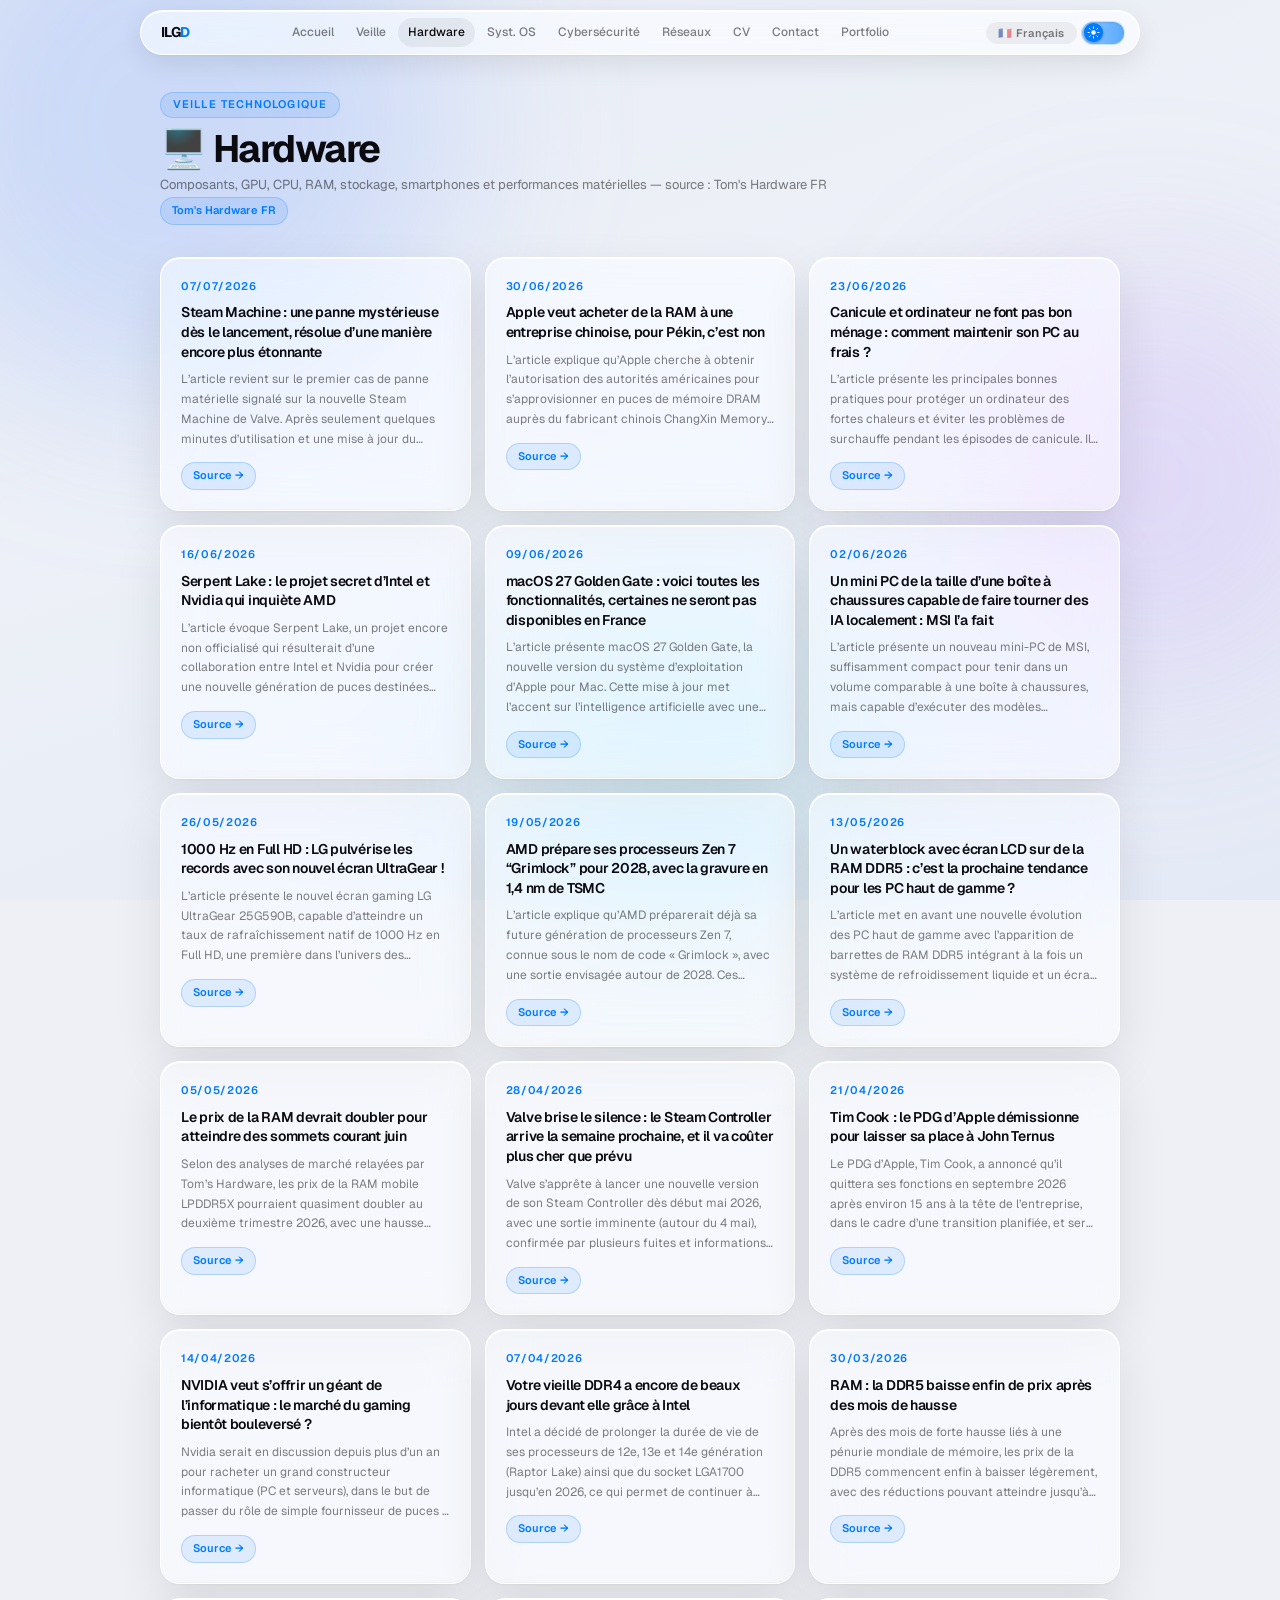
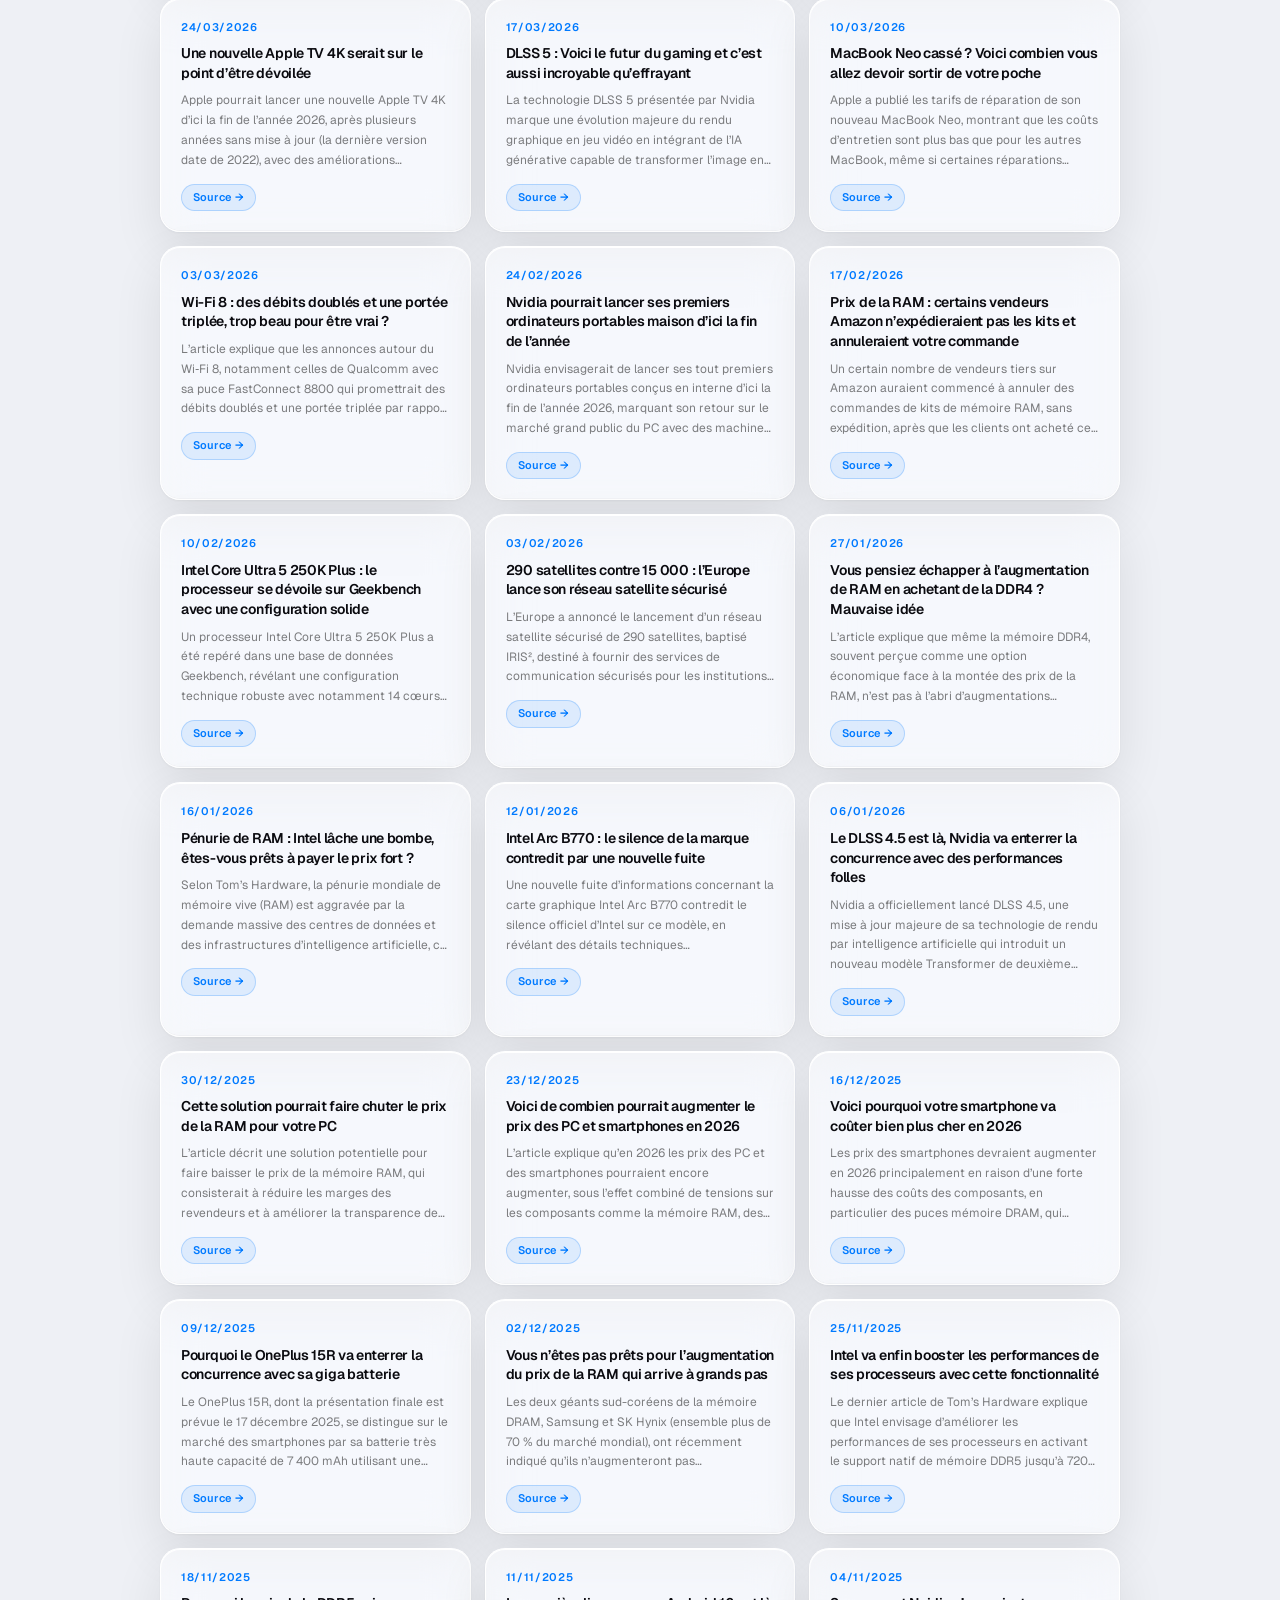
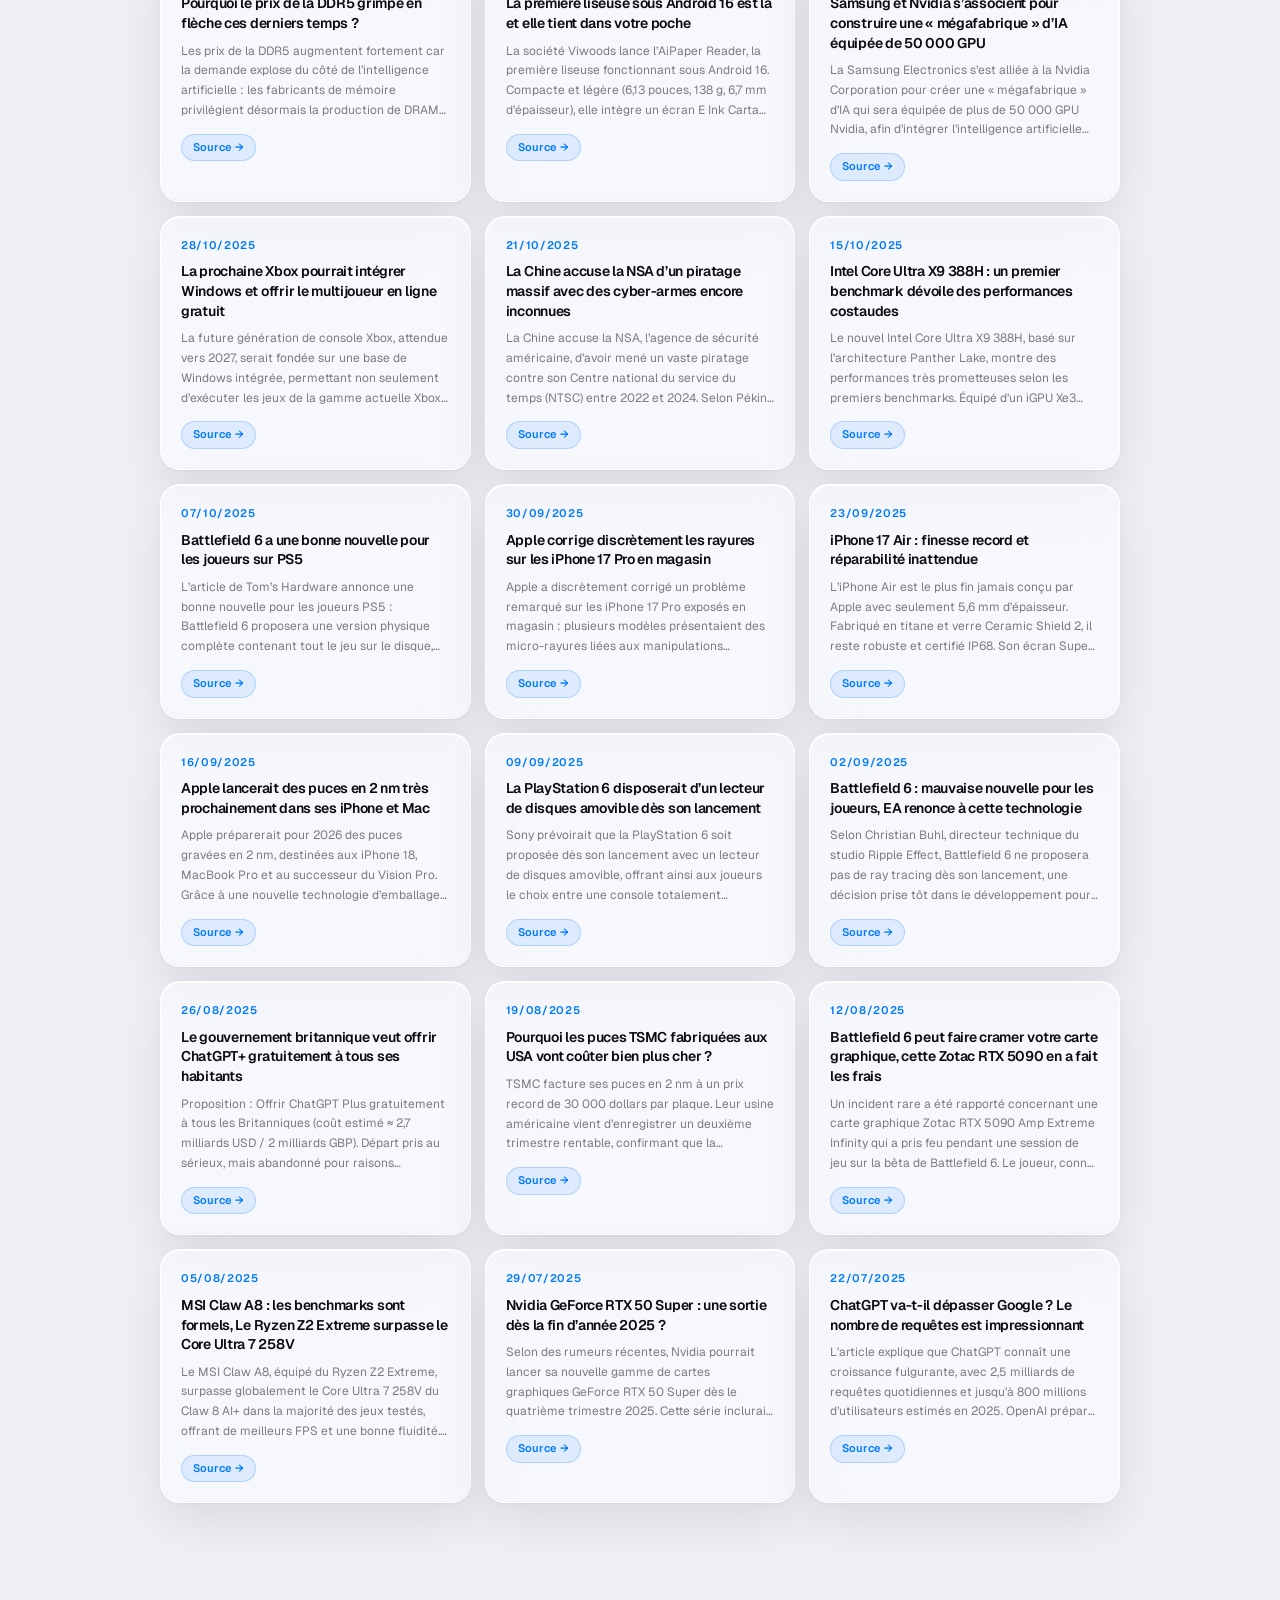
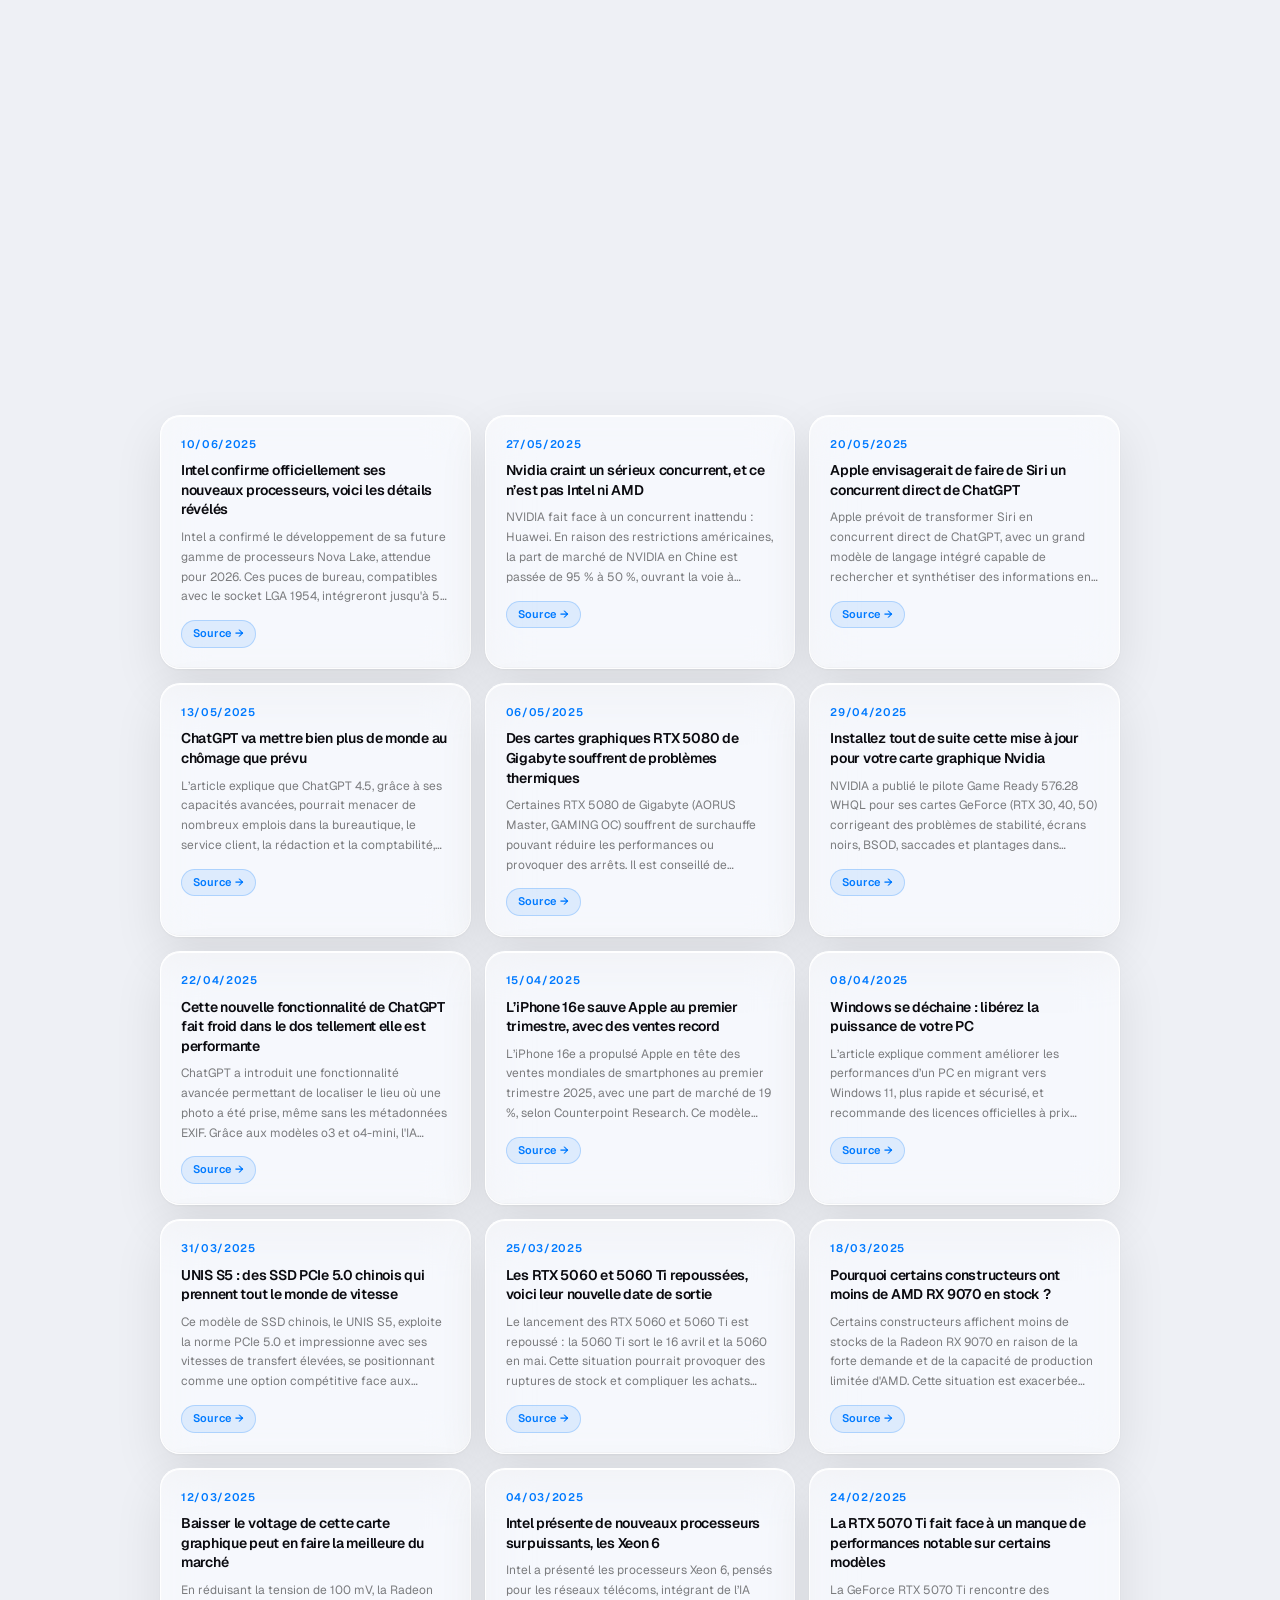
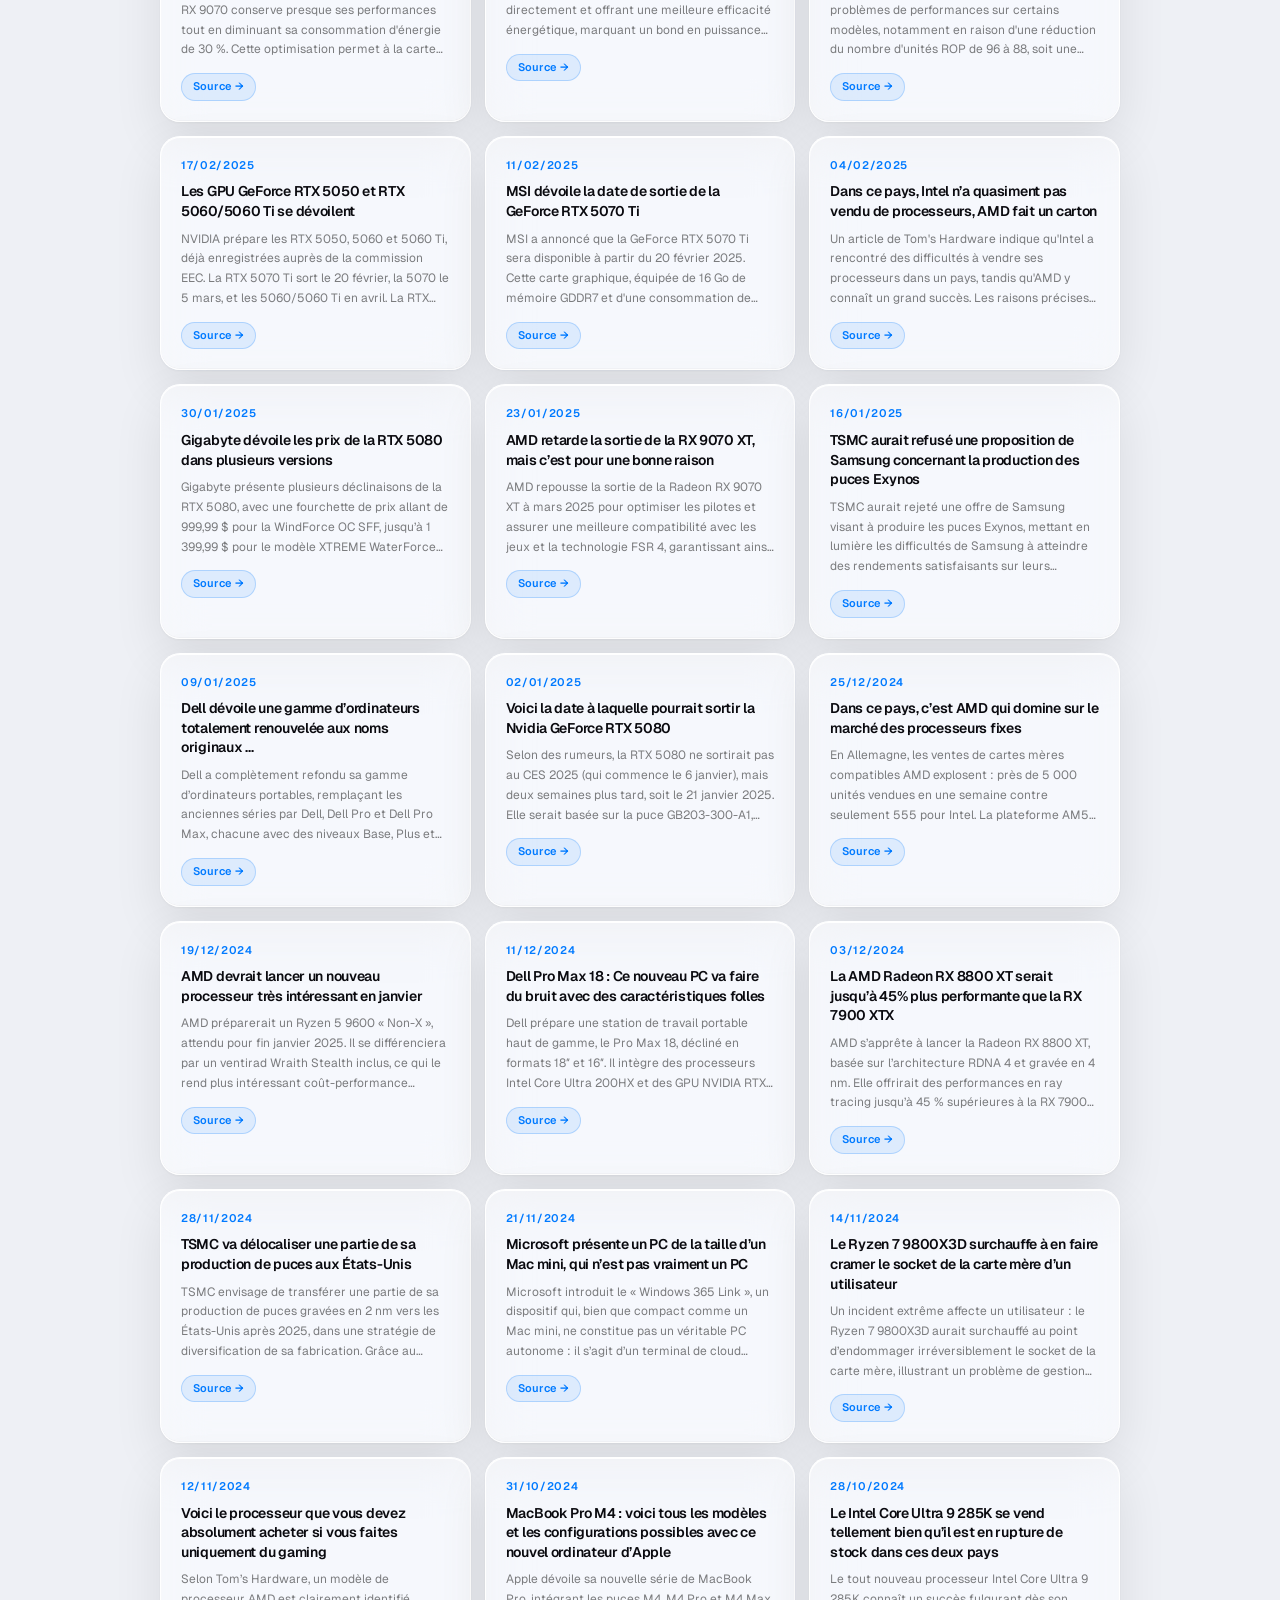
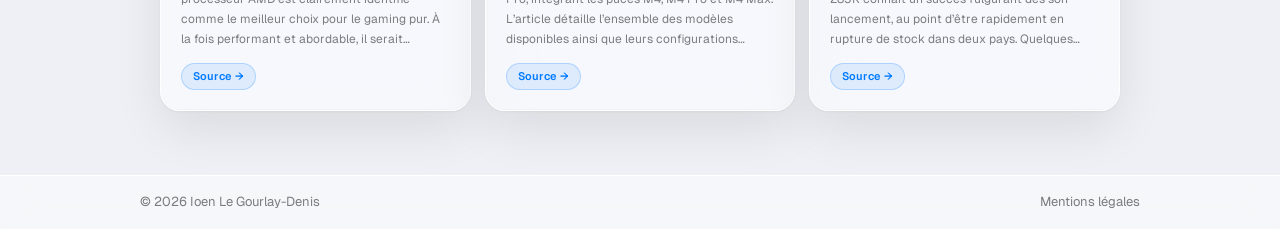
<file: hardware.html>
<!DOCTYPE html>
<html lang="fr">
<head>
  <meta charset="UTF-8"/><meta name="viewport" content="width=device-width,initial-scale=1.0"/>
  <title>Hardware — Veille Technologique — Ioen Le Gourlay-Denis</title>
  <link rel="preconnect" href="https://fonts.googleapis.com"/>
  <link href="https://fonts.googleapis.com/css2?family=Geist:wght@300;400;500;600;700&display=swap" rel="stylesheet"/>
  <link rel="stylesheet" href="vt-styles.css"/>
</head>
<body>
<div class="bg-canvas" aria-hidden="true"><div class="bg-blob b1"></div><div class="bg-blob b2"></div><div class="bg-blob b3"></div></div>
<nav class="site-nav" id="nav">
  <div class="nav-pill">
    <a href="index.html" class="nav-logo">ILG<em>D</em></a>
    <div class="nav-links">
      <a href="index.html" class="nav-a" data-fr="Accueil" data-en="Home">Accueil</a>
      <a href="veilletechnologique.html" class="nav-a" data-fr="Veille" data-en="Tech Watch">Veille</a>
      <a href="hardware.html" class="nav-a active">Hardware</a>
      <a href="systemedexploitation.html" class="nav-a" data-fr="Syst. OS" data-en="OS">Syst. OS</a>
      <a href="cybersecurite.html" class="nav-a" data-fr="Cybersécurité" data-en="Cybersecurity">Cybersécurité</a>
      <a href="reseaux.html" class="nav-a" data-fr="Réseaux" data-en="Networks">Réseaux</a>
      <a href="cv.html" class="nav-a">CV</a>
      <a href="contact.html" class="nav-a">Contact</a>
      <a href="portfolio.html" class="nav-a">Portfolio</a>
    </div>
    <select class="lang-select" id="langSelect" aria-label="Changer la langue">
      <option value="fr">🇫🇷 Français</option>
      <option value="en">🇬🇧 English</option>
    </select>
    <label class="theme-toggle" id="themeToggle" aria-label="Basculer le mode sombre">
      <input type="checkbox" id="themeCheckbox">
      <span class="theme-track">
        <span class="theme-thumb">
          <svg class="icon-sun" viewBox="0 0 24 24" xmlns="http://www.w3.org/2000/svg">
            <circle cx="12" cy="12" r="4.2" fill="#fff"/>
            <g stroke="#fff" stroke-width="1.7" stroke-linecap="round">
              <line x1="12" y1="1.8" x2="12" y2="4.2"/>
              <line x1="12" y1="19.8" x2="12" y2="22.2"/>
              <line x1="1.8" y1="12" x2="4.2" y2="12"/>
              <line x1="19.8" y1="12" x2="22.2" y2="12"/>
              <line x1="4.4" y1="4.4" x2="6.1" y2="6.1"/>
              <line x1="17.9" y1="17.9" x2="19.6" y2="19.6"/>
              <line x1="4.4" y1="19.6" x2="6.1" y2="17.9"/>
              <line x1="17.9" y1="6.1" x2="19.6" y2="4.4"/>
            </g>
          </svg>
          <svg class="icon-moon" viewBox="0 0 24 24" xmlns="http://www.w3.org/2000/svg">
            <path d="M20.2 14.9A8.4 8.4 0 1 1 9.6 4.3a6.7 6.7 0 0 0 10.6 10.6z" fill="#000"/>
          </svg>
        </span>
      </span>
    </label>
    <button class="burger" id="burger"><span></span><span></span></button>
  </div>
</nav>
<div class="mobile-drawer glass" id="drawer">
  <a href="index.html" data-fr="Accueil" data-en="Home">Accueil</a>
  <a href="veilletechnologique.html" data-fr="Veille" data-en="Tech Watch">Veille</a>
  <a href="hardware.html" data-fr="Hardware" data-en="Hardware">Hardware</a>
  <a href="systemedexploitation.html" data-fr="Syst. d'exploitation" data-en="Operating Systems">Syst. d'exploitation</a>
  <a href="cybersecurite.html" data-fr="Cybersécurité" data-en="Cybersecurity">Cybersécurité</a>
  <a href="reseaux.html" data-fr="Réseaux" data-en="Networks">Réseaux</a>
  <a href="cv.html" data-fr="CV" data-en="CV">CV</a>
  <a href="contact.html" data-fr="Contact" data-en="Contact">Contact</a>
  <a href="portfolio.html" data-fr="Portfolio" data-en="Portfolio">Portfolio</a>
</div>
<main class="page">
  <div class="container">
    <div class="container" style="max-width:680px; margin-top: 90px;"></div>
    <div class="detail-hero ios-anim" data-d="0">
      <span class="eyebrow">Veille Technologique</span>
      <h1 data-fr="🖥️ Hardware" data-en="🖥️ Hardware">Hardware</h1>
      <p data-fr="Composants, GPU, CPU, RAM, stockage, smartphones et performances matérielles — source : Tom's Hardware FR" data-en="Components, GPU, CPU, RAM, storage, smartphones and hardware performance — source: Tom's Hardware FR">Composants, GPU, CPU, RAM, stockage, smartphones et performances matérielles — source : Tom's Hardware FR</p>
        <a href="https://www.tomshardware.fr/" target="_blank" rel="noopener" class="article-source">Tom's Hardware FR</a>
    </div>
    <div class="articles-grid">
    <div class="glass article-card ios-anim" data-d="0">
      <time class="article-date">07/07/2026</time>
      <div class="article-title"><a href="https://www.tomshardware.fr/steam-machine-une-panne-mysterieuse-des-le-lancement-resolue-dune-maniere-encore-plus-etonnante/" target="_blank" rel="noopener" data-fr="Steam Machine : une panne mystérieuse dès le lancement, résolue d’une manière encore plus étonnante" data-en="Steam Machine: a mysterious breakdown right at launch, resolved in an even more surprising way.">Steam Machine : une panne mystérieuse dès le lancement, résolue d’une manière encore plus étonnante</a></div>
      <p class="article-summary" data-fr="L’article revient sur le premier cas de panne matérielle signalé sur la nouvelle Steam Machine de Valve. Après seulement quelques minutes d’utilisation et une mise à jour du système, un utilisateur a vu sa console devenir inutilisable en affichant une « ligne rouge de la mort », un indicateur correspondant à une défaillance du processeur graphique (GPU). Alors que cette panne a d’abord suscité des inquiétudes quant à un possible défaut matériel, le problème aurait finalement été résolu de manière inattendue grâce à une intervention logicielle de Valve, sans remplacement du matériel. Bien qu’il s’agisse d’un cas isolé, cet incident rappelle les risques liés aux premières séries de nouveaux produits et souligne l’importance des mises à jour logicielles pour corriger rapidement ce type de dysfonctionnement." data-en="The article discusses the first reported hardware failure involving Valve’s new Steam Machine. After just a few minutes of use and a system update, a user found their console rendered unusable by the appearance of a "red line of death"—an indicator of a graphics processing unit (GPU) failure. While the breakdown initially raised concerns about a potential hardware defect, the issue was ultimately resolved unexpectedly through a software fix from Valve, without requiring any hardware replacement. Although this appears to be an isolated case, the incident highlights the risks associated with initial product batches and underscores the importance of software updates in quickly rectifying such malfunctions.">L’article revient sur le premier cas de panne matérielle signalé sur la nouvelle Steam Machine de Valve. Après seulement quelques minutes d’utilisation et une mise à jour du système, un utilisateur a vu sa console devenir inutilisable en affichant une « ligne rouge de la mort », un indicateur correspondant à une défaillance du processeur graphique (GPU). Alors que cette panne a d’abord suscité des inquiétudes quant à un possible défaut matériel, le problème aurait finalement été résolu de manière inattendue grâce à une intervention logicielle de Valve, sans remplacement du matériel. Bien qu’il s’agisse d’un cas isolé, cet incident rappelle les risques liés aux premières séries de nouveaux produits et souligne l’importance des mises à jour logicielles pour corriger rapidement ce type de dysfonctionnement.</p>
      <a href="https://www.tomshardware.fr/" target="_blank" rel="noopener" class="article-source">Source →</a>
    </div>
    <div class="glass article-card ios-anim" data-d="0">
      <time class="article-date">30/06/2026</time>
      <div class="article-title"><a href="https://www.tomshardware.fr/apple-veut-acheter-de-la-ram-a-une-entreprise-chinoise-pour-pekin-cest-non/" target="_blank" rel="noopener" data-fr="Apple veut acheter de la RAM à une entreprise chinoise, pour Pékin, c’est non" data-en="Apple wants to buy RAM from a Chinese company; Beijing says no.">Apple veut acheter de la RAM à une entreprise chinoise, pour Pékin, c’est non</a></div>
      <p class="article-summary" data-fr="L’article explique qu’Apple cherche à obtenir l’autorisation des autorités américaines pour s’approvisionner en puces de mémoire DRAM auprès du fabricant chinois ChangXin Memory Technologies (CXMT), afin de faire face à la flambée mondiale des prix de la RAM. Cependant, cette démarche se heurte à l’opposition de Washington, car CXMT figure sur une liste du Pentagone regroupant des entreprises soupçonnées d’entretenir des liens avec l’armée chinoise. Apple espère ainsi diversifier ses fournisseurs et réduire ses coûts de production, mais cette stratégie soulève d’importantes préoccupations en matière de sécurité nationale et de souveraineté technologique. L’affaire illustre les tensions croissantes entre les impératifs économiques des fabricants de matériel informatique et les restrictions géopolitiques imposées par les États-Unis sur les technologies stratégiques." data-en="The article explains that Apple is seeking approval from U.S. authorities to source DRAM chips from the Chinese manufacturer ChangXin Memory Technologies (CXMT) in order to cope with the global surge in RAM prices. However, this move faces opposition from Washington, as CXMT appears on a Pentagon list of companies suspected of having ties to the Chinese military. While Apple hopes to diversify its suppliers and lower production costs, the strategy raises significant concerns regarding national security and technological sovereignty. The situation illustrates the growing tension between the economic imperatives of hardware manufacturers and the geopolitical restrictions imposed by the United States on strategic technologies.">L’article explique qu’Apple cherche à obtenir l’autorisation des autorités américaines pour s’approvisionner en puces de mémoire DRAM auprès du fabricant chinois ChangXin Memory Technologies (CXMT), afin de faire face à la flambée mondiale des prix de la RAM. Cependant, cette démarche se heurte à l’opposition de Washington, car CXMT figure sur une liste du Pentagone regroupant des entreprises soupçonnées d’entretenir des liens avec l’armée chinoise. Apple espère ainsi diversifier ses fournisseurs et réduire ses coûts de production, mais cette stratégie soulève d’importantes préoccupations en matière de sécurité nationale et de souveraineté technologique. L’affaire illustre les tensions croissantes entre les impératifs économiques des fabricants de matériel informatique et les restrictions géopolitiques imposées par les États-Unis sur les technologies stratégiques.</p>
      <a href="https://www.tomshardware.fr/" target="_blank" rel="noopener" class="article-source">Source →</a>
    </div>
    <div class="glass article-card ios-anim" data-d="0">
      <time class="article-date">23/06/2026</time>
      <div class="article-title"><a href="https://www.tomshardware.fr/canicule-et-temperatures-extremes-comment-maintenir-son-pc-au-frais/" target="_blank" rel="noopener" data-fr="Canicule et ordinateur ne font pas bon ménage : comment maintenir son PC au frais ?" data-en="Heatwaves and computers don't mix: how can you keep your PC cool?">Canicule et ordinateur ne font pas bon ménage : comment maintenir son PC au frais ?</a></div>
      <p class="article-summary" data-fr="L’article présente les principales bonnes pratiques pour protéger un ordinateur des fortes chaleurs et éviter les problèmes de surchauffe pendant les épisodes de canicule. Il recommande notamment de placer le PC dans un endroit bien ventilé, à l’abri du soleil, de nettoyer régulièrement les ventilateurs et les filtres à poussière afin de maintenir un bon flux d’air, et de limiter les tâches très gourmandes lorsque les températures sont particulièrement élevées. L’article rappelle également qu’il est important de surveiller la température des composants, car une chaleur excessive peut entraîner une baisse automatique des performances, des redémarrages intempestifs, voire une usure prématurée du matériel. Ces quelques précautions permettent de préserver les performances et d’allonger la durée de vie de l’ordinateur durant les périodes de fortes chaleurs." data-en="The article outlines key best practices for protecting a computer from high heat and preventing overheating during heatwaves. It recommends placing the PC in a well-ventilated area out of direct sunlight, regularly cleaning fans and dust filters to maintain proper airflow, and limiting resource-intensive tasks when temperatures are particularly high. It also emphasizes the importance of monitoring component temperatures, as excessive heat can lead to automatic performance throttling, unexpected restarts, or even premature hardware wear. Following these simple precautions helps maintain performance and extend the computer's lifespan during periods of intense heat.">L’article présente les principales bonnes pratiques pour protéger un ordinateur des fortes chaleurs et éviter les problèmes de surchauffe pendant les épisodes de canicule. Il recommande notamment de placer le PC dans un endroit bien ventilé, à l’abri du soleil, de nettoyer régulièrement les ventilateurs et les filtres à poussière afin de maintenir un bon flux d’air, et de limiter les tâches très gourmandes lorsque les températures sont particulièrement élevées. L’article rappelle également qu’il est important de surveiller la température des composants, car une chaleur excessive peut entraîner une baisse automatique des performances, des redémarrages intempestifs, voire une usure prématurée du matériel. Ces quelques précautions permettent de préserver les performances et d’allonger la durée de vie de l’ordinateur durant les périodes de fortes chaleurs.</p>
      <a href="https://www.tomshardware.fr/" target="_blank" rel="noopener" class="article-source">Source →</a>
    </div>
    <div class="glass article-card ios-anim" data-d="0">
      <time class="article-date">16/06/2026</time>
      <div class="article-title"><a href="https://www.tomshardware.fr/serpent-lake-le-projet-secret-dintel-et-nvidia-qui-inquiete-amd/" target="_blank" rel="noopener" data-fr="Serpent Lake : le projet secret d’Intel et Nvidia qui inquiète AMD" data-en="Serpent Lake: Intel and Nvidia's secret project that worries AMD">Serpent Lake : le projet secret d’Intel et Nvidia qui inquiète AMD</a></div>
      <p class="article-summary" data-fr="L’article évoque Serpent Lake, un projet encore non officialisé qui résulterait d’une collaboration entre Intel et Nvidia pour créer une nouvelle génération de puces destinées aux ordinateurs portables, mini-PC et consoles portables. Le principe serait de combiner un processeur Intel avec une partie graphique Nvidia RTX intégrée directement dans le même composant, offrant ainsi des performances graphiques bien supérieures aux solutions intégrées actuelles tout en conservant un format compact et une consommation maîtrisée. Si les rumeurs se confirment, ces puces pourraient arriver vers 2028 et concurrencer directement les APU haut de gamme d’AMD, qui dominent aujourd’hui ce segment grâce à l’intégration de CPU et GPU dans une seule puce. Ce projet est particulièrement surveillé, car il pourrait réunir les points forts d’Intel sur les processeurs et de Nvidia sur les technologies graphiques et l’intelligence artificielle, avec le potentiel de bouleverser le marché des PC portables et compacts." data-en="The article mentions Serpent Lake, an as-yet-unofficial project resulting from a collaboration between Intel and Nvidia to create a new generation of chips for laptops, mini-PCs, and handheld consoles. The idea is to combine an Intel processor with an integrated Nvidia RTX graphics chip, offering significantly higher graphics performance than current integrated solutions while maintaining a compact form factor and low power consumption. If the rumors are true, these chips could arrive around 2028 and directly compete with AMD's high-end APUs, which currently dominate this segment thanks to the integration of CPU and GPU onto a single chip. This project is being closely watched because it could combine Intel's strengths in processors with Nvidia's expertise in graphics technologies and artificial intelligence, with the potential to revolutionize the laptop and compact PC market.">L’article évoque Serpent Lake, un projet encore non officialisé qui résulterait d’une collaboration entre Intel et Nvidia pour créer une nouvelle génération de puces destinées aux ordinateurs portables, mini-PC et consoles portables. Le principe serait de combiner un processeur Intel avec une partie graphique Nvidia RTX intégrée directement dans le même composant, offrant ainsi des performances graphiques bien supérieures aux solutions intégrées actuelles tout en conservant un format compact et une consommation maîtrisée. Si les rumeurs se confirment, ces puces pourraient arriver vers 2028 et concurrencer directement les APU haut de gamme d’AMD, qui dominent aujourd’hui ce segment grâce à l’intégration de CPU et GPU dans une seule puce. Ce projet est particulièrement surveillé, car il pourrait réunir les points forts d’Intel sur les processeurs et de Nvidia sur les technologies graphiques et l’intelligence artificielle, avec le potentiel de bouleverser le marché des PC portables et compacts.</p>
      <a href="https://www.tomshardware.fr/" target="_blank" rel="noopener" class="article-source">Source →</a>
    </div>
    <div class="glass article-card ios-anim" data-d="0">
      <time class="article-date">09/06/2026</time>
      <div class="article-title"><a href="https://www.tomshardware.fr/macos-27-goldel-gate-voici-toutes-les-fonctionnalites-certaines-ne-seront-pas-disponibles-en-france/" target="_blank" rel="noopener" data-fr="macOS 27 Golden Gate : voici toutes les fonctionnalités, certaines ne seront pas disponibles en France" data-en="macOS 27 Golden Gate: here are all the features, some will not be available in France">macOS 27 Golden Gate : voici toutes les fonctionnalités, certaines ne seront pas disponibles en France</a></div>
      <p class="article-summary" data-fr="L’article présente macOS 27 Golden Gate, la nouvelle version du système d’exploitation d’Apple pour Mac. Cette mise à jour met l’accent sur l’intelligence artificielle avec une version profondément améliorée de Siri, capable d’interagir avec les fichiers, d’automatiser des tâches et de mieux comprendre le contexte de l’utilisateur. Apple apporte également plusieurs améliorations à l’interface « Liquid Glass », notamment davantage d’options de personnalisation et une meilleure lisibilité, ainsi que des optimisations de performances et de réactivité du système. En revanche, certaines fonctions basées sur l’IA ne seront pas disponibles dans tous les pays en raison de contraintes réglementaires, et les fonctionnalités les plus avancées nécessiteront des Mac récents équipés de puces Apple Silicon. Cette version marque aussi la fin du support des Mac équipés de processeurs Intel, confirmant la transition complète d’Apple vers ses propres puces." data-en="This article introduces macOS 27 Golden Gate, the latest version of Apple's operating system for Mac. This update emphasizes artificial intelligence with a significantly improved version of Siri, capable of interacting with files, automating tasks, and better understanding user context. Apple also brings several improvements to the Liquid Glass interface, including more customization options and better readability, as well as optimizations to system performance and responsiveness. However, some AI-based features will not be available in all countries due to regulatory constraints, and the most advanced features will require recent Macs equipped with Apple Silicon chips. This version also marks the end of support for Macs with Intel processors, confirming Apple's complete transition to its own chips.">L’article présente macOS 27 Golden Gate, la nouvelle version du système d’exploitation d’Apple pour Mac. Cette mise à jour met l’accent sur l’intelligence artificielle avec une version profondément améliorée de Siri, capable d’interagir avec les fichiers, d’automatiser des tâches et de mieux comprendre le contexte de l’utilisateur. Apple apporte également plusieurs améliorations à l’interface « Liquid Glass », notamment davantage d’options de personnalisation et une meilleure lisibilité, ainsi que des optimisations de performances et de réactivité du système. En revanche, certaines fonctions basées sur l’IA ne seront pas disponibles dans tous les pays en raison de contraintes réglementaires, et les fonctionnalités les plus avancées nécessiteront des Mac récents équipés de puces Apple Silicon. Cette version marque aussi la fin du support des Mac équipés de processeurs Intel, confirmant la transition complète d’Apple vers ses propres puces.</p>
      <a href="https://www.tomshardware.fr/" target="_blank" rel="noopener" class="article-source">Source →</a>
    </div>
    <div class="glass article-card ios-anim" data-d="0">
      <time class="article-date">02/06/2026</time>
      <div class="article-title"><a href="https://www.tomshardware.fr/un-mini-pc-de-la-taille-dune-boite-a-chaussures-capable-de-faire-tourner-des-ia-localement-msi-la-fait/" target="_blank" rel="noopener" data-fr="Un mini PC de la taille d’une boîte à chaussures capable de faire tourner des IA localement : MSI l’a fait" data-en="A mini PC the size of a shoebox capable of running AI locally: MSI has done it">Un mini PC de la taille d’une boîte à chaussures capable de faire tourner des IA localement : MSI l’a fait</a></div>
      <p class="article-summary" data-fr="L’article présente un nouveau mini-PC de MSI, suffisamment compact pour tenir dans un volume comparable à une boîte à chaussures, mais capable d’exécuter des modèles d’intelligence artificielle directement en local, sans dépendre du cloud. Grâce à des composants spécialement conçus pour les charges de travail IA, notamment une importante quantité de mémoire unifiée et une puissance de calcul dédiée à l’inférence, la machine peut faire fonctionner des modèles de langage avancés tout en conservant un format très réduit. Ce type de produit vise aussi bien les développeurs que les entreprises souhaitant exploiter l’IA localement pour des raisons de confidentialité, de latence ou de maîtrise des coûts. Il illustre l’évolution rapide du matériel informatique, qui permet désormais d’accéder à des capacités autrefois réservées aux serveurs et aux centres de données dans un appareil de bureau compact." data-en="The article presents a new mini-PC from MSI, compact enough to fit in a space comparable to a shoebox, yet capable of running artificial intelligence models directly on-premises, without relying on the cloud. Thanks to components specifically designed for AI workloads, including a significant amount of unified memory and dedicated inference processing power, the machine can run advanced language models while maintaining a very small form factor. This type of product targets both developers and businesses looking to leverage AI locally for reasons of privacy, latency, or cost control. It illustrates the rapid evolution of computer hardware, which now makes it possible to access capabilities once reserved for servers and data centers in a compact desktop device.">L’article présente un nouveau mini-PC de MSI, suffisamment compact pour tenir dans un volume comparable à une boîte à chaussures, mais capable d’exécuter des modèles d’intelligence artificielle directement en local, sans dépendre du cloud. Grâce à des composants spécialement conçus pour les charges de travail IA, notamment une importante quantité de mémoire unifiée et une puissance de calcul dédiée à l’inférence, la machine peut faire fonctionner des modèles de langage avancés tout en conservant un format très réduit. Ce type de produit vise aussi bien les développeurs que les entreprises souhaitant exploiter l’IA localement pour des raisons de confidentialité, de latence ou de maîtrise des coûts. Il illustre l’évolution rapide du matériel informatique, qui permet désormais d’accéder à des capacités autrefois réservées aux serveurs et aux centres de données dans un appareil de bureau compact.</p>
      <a href="https://www.tomshardware.fr/" target="_blank" rel="noopener" class="article-source">Source →</a>
    </div>
    <div class="glass article-card ios-anim" data-d="0">
      <time class="article-date">26/05/2026</time>
      <div class="article-title"><a href="https://www.tomshardware.fr/1000-hz-en-full-hd-lg-pulverise-les-records-avec-son-nouvel-ecran-ultragear/" target="_blank" rel="noopener" data-fr="1000 Hz en Full HD : LG pulvérise les records avec son nouvel écran UltraGear !" data-en="1000 Hz in Full HD: LG shatters records with its new UltraGear screen!">1000 Hz en Full HD : LG pulvérise les records avec son nouvel écran UltraGear !</a></div>
      <p class="article-summary" data-fr="L’article présente le nouvel écran gaming LG UltraGear 25G590B, capable d’atteindre un taux de rafraîchissement natif de 1000 Hz en Full HD, une première dans l’univers des moniteurs gaming. Conçu principalement pour l’e-sport et les jeux compétitifs comme les FPS, ce modèle de 24,5 pouces promet une fluidité et une réactivité extrêmes afin de réduire au maximum le flou de mouvement et le temps d’affichage à l’écran. Contrairement à certains écrans concurrents qui atteignent 1000 Hz uniquement en réduisant la résolution, celui-ci conserve le 1080p de manière native. L’écran intègre également plusieurs technologies comme le Motion Blur Reduction Pro, des fonctions basées sur l’intelligence artificielle pour optimiser l’image et le son, ainsi qu’une dalle IPS pensée pour le jeu compétitif. Cependant, exploiter pleinement un tel taux de rafraîchissement nécessite une configuration PC extrêmement puissante, capable d’atteindre près de 1000 images par seconde en jeu, ce qui limite ce produit à un public très spécialisé." data-en="This article presents the new LG UltraGear 25G590B gaming monitor, capable of achieving a native refresh rate of 1000 Hz in Full HD, a first in the world of gaming monitors. Designed primarily for esports and competitive games like FPS titles, this 24.5-inch model promises extreme fluidity and responsiveness to minimize motion blur and screen-door time. Unlike some competing monitors that achieve 1000 Hz only by reducing the resolution, this one maintains native 1080p. The monitor also incorporates several technologies such as Motion Blur Reduction Pro, AI-based features to optimize image and sound, and an IPS panel designed for competitive gaming. However, fully utilizing such a high refresh rate requires an extremely powerful PC configuration capable of reaching nearly 1000 frames per second in-game, which limits this product to a very specialized audience.">L’article présente le nouvel écran gaming LG UltraGear 25G590B, capable d’atteindre un taux de rafraîchissement natif de 1000 Hz en Full HD, une première dans l’univers des moniteurs gaming. Conçu principalement pour l’e-sport et les jeux compétitifs comme les FPS, ce modèle de 24,5 pouces promet une fluidité et une réactivité extrêmes afin de réduire au maximum le flou de mouvement et le temps d’affichage à l’écran. Contrairement à certains écrans concurrents qui atteignent 1000 Hz uniquement en réduisant la résolution, celui-ci conserve le 1080p de manière native. L’écran intègre également plusieurs technologies comme le Motion Blur Reduction Pro, des fonctions basées sur l’intelligence artificielle pour optimiser l’image et le son, ainsi qu’une dalle IPS pensée pour le jeu compétitif. Cependant, exploiter pleinement un tel taux de rafraîchissement nécessite une configuration PC extrêmement puissante, capable d’atteindre près de 1000 images par seconde en jeu, ce qui limite ce produit à un public très spécialisé.</p>
      <a href="https://www.tomshardware.fr/" target="_blank" rel="noopener" class="article-source">Source →</a>
    </div>
    <div class="glass article-card ios-anim" data-d="0">
      <time class="article-date">19/05/2026</time>
      <div class="article-title"><a href="https://www.tomshardware.fr/amd-prepare-ses-processeurs-zen-7-grimlock-pour-2028-avec-la-gravure-en-14-nm-de-tsmc/" target="_blank" rel="noopener" data-fr="AMD prépare ses processeurs Zen 7 “Grimlock” pour 2028, avec la gravure en 1,4 nm de TSMC" data-en="AMD is preparing its Zen 7 “Grimlock” processors for 2028, using TSMC's 1.4nm manufacturing process.">AMD prépare ses processeurs Zen 7 “Grimlock” pour 2028, avec la gravure en 1,4 nm de TSMC</a></div>
      <p class="article-summary" data-fr="L’article explique qu’AMD préparerait déjà sa future génération de processeurs Zen 7, connue sous le nom de code « Grimlock », avec une sortie envisagée autour de 2028. Ces puces utiliseraient le futur procédé de gravure A14 de TSMC, souvent présenté comme une technologie « 1,4 nm », afin d’améliorer les performances et l’efficacité énergétique. Les rumeurs évoquent également l’arrivée de nouvelles techniques d’assemblage avancées ainsi qu’une augmentation importante du cache, notamment pour les modèles X3D destinés au gaming et aux charges de travail intensives. Bien que ces informations ne soient pas encore officielles, elles montrent qu’AMD prépare déjà la prochaine étape de sa rivalité avec Intel dans la course aux processeurs toujours plus puissants et plus économes en énergie." data-en="The article explains that AMD is already preparing its next generation of Zen 7 processors, codenamed « Grimlock », with a planned release around 2028. These chips would use TSMC's upcoming A14 manufacturing process, often referred to as a « 1,4 nm » technology, to improve performance and energy efficiency. Rumors also suggest the arrival of new advanced assembly techniques and a significant increase in cache, particularly for the X3D models designed for gaming and intensive workloads. While this information is not yet official, it shows that AMD is already preparing the next stage of its rivalry with Intel in the race for ever more powerful and energy-efficient processors.">L’article explique qu’AMD préparerait déjà sa future génération de processeurs Zen 7, connue sous le nom de code « Grimlock », avec une sortie envisagée autour de 2028. Ces puces utiliseraient le futur procédé de gravure A14 de TSMC, souvent présenté comme une technologie « 1,4 nm », afin d’améliorer les performances et l’efficacité énergétique. Les rumeurs évoquent également l’arrivée de nouvelles techniques d’assemblage avancées ainsi qu’une augmentation importante du cache, notamment pour les modèles X3D destinés au gaming et aux charges de travail intensives. Bien que ces informations ne soient pas encore officielles, elles montrent qu’AMD prépare déjà la prochaine étape de sa rivalité avec Intel dans la course aux processeurs toujours plus puissants et plus économes en énergie.</p>
      <a href="https://www.tomshardware.fr/" target="_blank" rel="noopener" class="article-source">Source →</a>
    </div>
    <div class="glass article-card ios-anim" data-d="0">
      <time class="article-date">13/05/2026</time>
      <div class="article-title"><a href="https://www.tomshardware.fr/un-waterblock-avec-ecran-lcd-sur-de-la-ram-ddr5-cest-la-prochaine-tendance-pour-les-pc-haut-de-gamme/" target="_blank" rel="noopener" data-fr="Un waterblock avec écran LCD sur de la RAM DDR5 : c’est la prochaine tendance pour les PC haut de gamme ?" data-en="A water block with an LCD screen on DDR5 RAM: is this the next trend for high-end PCs?">Un waterblock avec écran LCD sur de la RAM DDR5 : c’est la prochaine tendance pour les PC haut de gamme ?</a></div>
      <p class="article-summary" data-fr="L’article met en avant une nouvelle évolution des PC haut de gamme avec l’apparition de barrettes de RAM DDR5 intégrant à la fois un système de refroidissement liquide et un écran LCD. Ce type de composant vise les passionnés de configurations extrêmes en combinant performances, notamment pour l’overclocking, et esthétique avancée. L’écran intégré peut afficher des informations en temps réel comme les températures, les performances du système ou encore des animations personnalisées. Bien que ce genre d’équipement soit réservé à un marché très spécialisé en raison de son coût élevé, il reflète parfaitement la tendance actuelle du monde du PC, où le design et la personnalisation prennent une place aussi importante que les performances brutes." data-en="The article highlights a new evolution in high-end PCs with the emergence of DDR5 RAM modules that integrate both a liquid cooling system and an LCD screen. This type of component targets enthusiasts of extreme configurations by combining performance, particularly for overclocking, with advanced aesthetics. The integrated screen can display real-time information such as temperatures, system performance, and even custom animations. While this kind of equipment is reserved for a very specialized market due to its high cost, it perfectly reflects the current trend in the PC world, where design and customization are as important as raw performance.">L’article met en avant une nouvelle évolution des PC haut de gamme avec l’apparition de barrettes de RAM DDR5 intégrant à la fois un système de refroidissement liquide et un écran LCD. Ce type de composant vise les passionnés de configurations extrêmes en combinant performances, notamment pour l’overclocking, et esthétique avancée. L’écran intégré peut afficher des informations en temps réel comme les températures, les performances du système ou encore des animations personnalisées. Bien que ce genre d’équipement soit réservé à un marché très spécialisé en raison de son coût élevé, il reflète parfaitement la tendance actuelle du monde du PC, où le design et la personnalisation prennent une place aussi importante que les performances brutes.</p>
      <a href="https://www.tomshardware.fr/" target="_blank" rel="noopener" class="article-source">Source →</a>
    </div>
    <div class="glass article-card ios-anim" data-d="0">
      <time class="article-date">05/05/2026</time>
      <div class="article-title"><a href="https://www.tomshardware.fr/le-prix-de-la-ram-devrait-doubler-pour-atteindre-des-sommets-courant-juin/" target="_blank" rel="noopener" data-fr="Le prix de la RAM devrait doubler pour atteindre des sommets courant juin" data-en="RAM prices are expected to double, reaching record highs sometime in June.">Le prix de la RAM devrait doubler pour atteindre des sommets courant juin</a></div>
      <p class="article-summary" data-fr="Selon des analyses de marché relayées par Tom’s Hardware, les prix de la RAM mobile LPDDR5X pourraient quasiment doubler au deuxième trimestre 2026, avec une hausse estimée entre 93 % et 98 % par rapport au trimestre précédent, après une première augmentation déjà record début 2026. Cette flambée est principalement provoquée par la demande massive en mémoire pour l’intelligence artificielle et les centres de données, qui pousse les fabricants à réorienter leur production vers les marchés les plus rentables, réduisant ainsi l’offre disponible pour les appareils grand public. Certaines estimations évoquent désormais des prix proches de 20 dollars par gigaoctet, ce qui ferait fortement grimper le coût des smartphones, PC portables et autres produits électroniques, même si des contrats long terme signés entre fabricants et clients pourraient limiter partiellement une nouvelle explosion des tarifs après juin." data-en="According to market analyses reported by Tom’s Hardware, mobile LPDDR5X RAM prices could nearly double in the second quarter of 2026, with an estimated increase of between 93% and 98% compared to the previous quarter, following an already record-breaking initial increase in early 2026. This surge is primarily driven by massive demand for memory in artificial intelligence and data centers, which is pushing manufacturers to redirect their production toward the most profitable markets, thus reducing the supply available for consumer devices. Some estimates now suggest prices approaching $20 per gigabyte, which would significantly increase the cost of smartphones, laptops, and other electronic products, even though long-term contracts signed between manufacturers and customers could partially mitigate a further price spike after June.">Selon des analyses de marché relayées par Tom’s Hardware, les prix de la RAM mobile LPDDR5X pourraient quasiment doubler au deuxième trimestre 2026, avec une hausse estimée entre 93 % et 98 % par rapport au trimestre précédent, après une première augmentation déjà record début 2026. Cette flambée est principalement provoquée par la demande massive en mémoire pour l’intelligence artificielle et les centres de données, qui pousse les fabricants à réorienter leur production vers les marchés les plus rentables, réduisant ainsi l’offre disponible pour les appareils grand public. Certaines estimations évoquent désormais des prix proches de 20 dollars par gigaoctet, ce qui ferait fortement grimper le coût des smartphones, PC portables et autres produits électroniques, même si des contrats long terme signés entre fabricants et clients pourraient limiter partiellement une nouvelle explosion des tarifs après juin.</p>
      <a href="https://www.tomshardware.fr/" target="_blank" rel="noopener" class="article-source">Source →</a>
    </div>
    <div class="glass article-card ios-anim" data-d="0">
      <time class="article-date">28/04/2026</time>
      <div class="article-title"><a href="https://www.tomshardware.fr/valve-brise-le-silence-le-steam-controller-arrive-la-semaine-prochaine-et-il-va-couter-plus-cher-que-prevu/" target="_blank" rel="noopener" data-fr="Valve brise le silence : le Steam Controller arrive la semaine prochaine, et il va coûter plus cher que prévu" data-en="Valve breaks its silence: the Steam Controller is coming next week, and it's going to cost more than expected.">Valve brise le silence : le Steam Controller arrive la semaine prochaine, et il va coûter plus cher que prévu</a></div>
      <p class="article-summary" data-fr="Valve s’apprête à lancer une nouvelle version de son Steam Controller dès début mai 2026, avec une sortie imminente (autour du 4 mai), confirmée par plusieurs fuites et informations officielles, mais son prix — fixé à 99 dollars (environ 99 €) — est plus élevé que prévu initialement, notamment à cause de la hausse des coûts logistiques et du contexte global de pénurie de composants comme la RAM . Ce tarif positionne la manette au-dessus des contrôleurs classiques Xbox ou PlayStation, ce qui suscite déjà des débats, même si elle se distingue par des fonctionnalités avancées comme des trackpads, des boutons arrière personnalisables et une forte intégration avec l’écosystème Steam . Malgré ce prix jugé élevé, Valve mise sur ses caractéristiques techniques et sa compatibilité PC pour justifier ce positionnement, dans un contexte où l’entreprise prépare également d’autres produits comme la Steam Machine et un casque VR, eux aussi impactés par les tensions sur les composants." data-en="Valve is preparing to launch a new version of its Steam Controller in early May 2026, with an imminent release (around May 4th), confirmed by several leaks and official announcements. However, its price—set at $99 (approximately €99)—is higher than initially anticipated, primarily due to increased logistics costs and the overall shortage of components such as RAM. This price point positions the controller above standard Xbox or PlayStation controllers, which is already generating debate, even though it boasts advanced features like trackpads, customizable back buttons, and strong integration with the Steam ecosystem. Despite the perceived high price, Valve is relying on its technical specifications and PC compatibility to justify this positioning, especially given that the company is also developing other products like the Steam Machine and a VR headset, both of which are also affected by component shortages.">Valve s’apprête à lancer une nouvelle version de son Steam Controller dès début mai 2026, avec une sortie imminente (autour du 4 mai), confirmée par plusieurs fuites et informations officielles, mais son prix — fixé à 99 dollars (environ 99 €) — est plus élevé que prévu initialement, notamment à cause de la hausse des coûts logistiques et du contexte global de pénurie de composants comme la RAM . Ce tarif positionne la manette au-dessus des contrôleurs classiques Xbox ou PlayStation, ce qui suscite déjà des débats, même si elle se distingue par des fonctionnalités avancées comme des trackpads, des boutons arrière personnalisables et une forte intégration avec l’écosystème Steam . Malgré ce prix jugé élevé, Valve mise sur ses caractéristiques techniques et sa compatibilité PC pour justifier ce positionnement, dans un contexte où l’entreprise prépare également d’autres produits comme la Steam Machine et un casque VR, eux aussi impactés par les tensions sur les composants.</p>
      <a href="https://www.tomshardware.fr/" target="_blank" rel="noopener" class="article-source">Source →</a>
    </div>
    <div class="glass article-card ios-anim" data-d="0">
      <time class="article-date">21/04/2026</time>
      <div class="article-title"><a href="https://www.tomshardware.fr/tim-cook-le-pdg-dapple-demissionne-pour-laisser-sa-place-a-john-ternus/" target="_blank" rel="noopener" data-fr="Tim Cook : le PDG d’Apple démissionne pour laisser sa place à John Ternus" data-en="Tim Cook: Apple's CEO resigns to make way for John Ternus">Tim Cook : le PDG d’Apple démissionne pour laisser sa place à John Ternus</a></div>
      <p class="article-summary" data-fr="Le PDG d’Apple, Tim Cook, a annoncé qu’il quittera ses fonctions en septembre 2026 après environ 15 ans à la tête de l’entreprise, dans le cadre d’une transition planifiée, et sera remplacé par John Ternus, actuel responsable de l’ingénierie matérielle, présent chez Apple depuis 2001 ; Cook ne quitte pas totalement l’entreprise puisqu’il deviendra président exécutif du conseil d’administration, assurant une continuité stratégique. Cette succession, préparée de longue date, intervient dans un contexte où Apple doit relever de nouveaux défis, notamment autour de l’intelligence artificielle, et marque une étape importante dans l’histoire du groupe après l’ère Cook, lui-même successeur de Steve Jobs en 2011." data-en="Apple CEO Tim Cook has announced he will step down in September 2026 after approximately 15 years at the helm, as part of a planned transition. He will be succeeded by John Ternus, Apple's current head of hardware engineering, who has been with the company since 2001. Cook will not be leaving the company entirely, however, as he will become executive chairman of the board, ensuring strategic continuity. This long-planned succession comes at a time when Apple is facing new challenges, particularly in the field of artificial intelligence, and marks a significant milestone in the company's history following Cook's own tenure as Steve Jobs' successor in 2011.">Le PDG d’Apple, Tim Cook, a annoncé qu’il quittera ses fonctions en septembre 2026 après environ 15 ans à la tête de l’entreprise, dans le cadre d’une transition planifiée, et sera remplacé par John Ternus, actuel responsable de l’ingénierie matérielle, présent chez Apple depuis 2001 ; Cook ne quitte pas totalement l’entreprise puisqu’il deviendra président exécutif du conseil d’administration, assurant une continuité stratégique. Cette succession, préparée de longue date, intervient dans un contexte où Apple doit relever de nouveaux défis, notamment autour de l’intelligence artificielle, et marque une étape importante dans l’histoire du groupe après l’ère Cook, lui-même successeur de Steve Jobs en 2011.</p>
      <a href="https://www.tomshardware.fr/" target="_blank" rel="noopener" class="article-source">Source →</a>
    </div>
    <div class="glass article-card ios-anim" data-d="0">
      <time class="article-date">14/04/2026</time>
      <div class="article-title"><a href="https://www.tomshardware.fr/nvidia-veut-soffrir-un-geant-de-linformatique-le-marche-du-gaming-bientot-bouleverse/" target="_blank" rel="noopener" data-fr="NVIDIA veut s’offrir un géant de l’informatique : le marché du gaming bientôt bouleversé ?" data-en="NVIDIA wants to acquire a computer giant: will the gaming market soon be revolutionized?">NVIDIA veut s’offrir un géant de l’informatique : le marché du gaming bientôt bouleversé ?</a></div>
      <p class="article-summary" data-fr="Nvidia serait en discussion depuis plus d’un an pour racheter un grand constructeur informatique (PC et serveurs), dans le but de passer du rôle de simple fournisseur de puces à celui de fabricant complet maîtrisant toute la chaîne de production, ce qui lui permettrait d’intégrer directement ses technologies dans des millions d’appareils et de mieux contrôler leurs performances. Une telle opération représenterait un changement stratégique majeur, notamment dans le gaming et l’informatique en général, car Nvidia pourrait ne plus dépendre de partenaires comme Asus, MSI ou Dell pour diffuser ses GPU, tout en renforçant sa domination sur le marché. Cependant, ce projet soulève des incertitudes importantes : le coût d’acquisition serait très élevé, les marges du matériel sont plus faibles que celles des composants, et surtout cela pourrait transformer ses partenaires actuels en concurrents directs, ce qui bouleverserait l’équilibre du secteur." data-en="Nvidia has reportedly been in talks for over a year to acquire a major computer manufacturer (PCs and servers), aiming to transition from a simple chip supplier to a full-fledged manufacturer controlling the entire production chain. This would allow it to directly integrate its technologies into millions of devices and gain greater control over their performance. Such a move would represent a major strategic shift, particularly in gaming and computing in general, as Nvidia could no longer rely on partners like Asus, MSI, or Dell to distribute its GPUs, while simultaneously strengthening its market dominance. However, this project raises significant uncertainties: the acquisition cost would be very high, hardware margins are lower than those of components, and, most importantly, it could transform its current partners into direct competitors, disrupting the industry's balance.">Nvidia serait en discussion depuis plus d’un an pour racheter un grand constructeur informatique (PC et serveurs), dans le but de passer du rôle de simple fournisseur de puces à celui de fabricant complet maîtrisant toute la chaîne de production, ce qui lui permettrait d’intégrer directement ses technologies dans des millions d’appareils et de mieux contrôler leurs performances. Une telle opération représenterait un changement stratégique majeur, notamment dans le gaming et l’informatique en général, car Nvidia pourrait ne plus dépendre de partenaires comme Asus, MSI ou Dell pour diffuser ses GPU, tout en renforçant sa domination sur le marché. Cependant, ce projet soulève des incertitudes importantes : le coût d’acquisition serait très élevé, les marges du matériel sont plus faibles que celles des composants, et surtout cela pourrait transformer ses partenaires actuels en concurrents directs, ce qui bouleverserait l’équilibre du secteur.</p>
      <a href="https://www.tomshardware.fr/" target="_blank" rel="noopener" class="article-source">Source →</a>
    </div>
    <div class="glass article-card ios-anim" data-d="0">
      <time class="article-date">07/04/2026</time>
      <div class="article-title"><a href="Votre vieille DDR4 a encore de beaux jours devant elle grâce à Intel" target="_blank" rel="noopener" data-fr="Votre vieille DDR4 a encore de beaux jours devant elle grâce à Intel" data-en="Your old DDR4 still has a bright future ahead of it thanks to Intel.">Votre vieille DDR4 a encore de beaux jours devant elle grâce à Intel</a></div>
      <p class="article-summary" data-fr="Intel a décidé de prolonger la durée de vie de ses processeurs de 12e, 13e et 14e génération (Raptor Lake) ainsi que du socket LGA1700 jusqu’en 2026, ce qui permet de continuer à utiliser de la mémoire DDR4 sur des plateformes encore actuelles, au lieu de passer obligatoirement à la DDR5 plus récente et plus chère. Cette stratégie vise à maintenir des PC plus abordables et flexibles dans un contexte de hausse des prix de la RAM, puisque ces processeurs restent compatibles à la fois avec la DDR4 et la DDR5, laissant le choix aux utilisateurs. En prolongeant ces plateformes, Intel répond aussi à la concurrence d’AMD et à la demande persistante pour des configurations économiques, ce qui confirme que la DDR4, malgré son ancienneté, reste pertinente et largement utilisée sur le marché grand public pour encore plusieurs années." data-en="Intel has decided to extend the lifespan of its 12th, 13th, and 14th generation processors (Raptor Lake) and the LGA1700 socket until 2026. This allows users to continue using DDR4 memory on current platforms, instead of being forced to upgrade to the newer and more expensive DDR5. This strategy aims to maintain more affordable and flexible PCs in a context of rising RAM prices, since these processors remain compatible with both DDR4 and DDR5, giving users a choice. By extending the lifespan of these platforms, Intel is also responding to competition from AMD and the continued demand for budget-friendly configurations, confirming that DDR4, despite its age, remains relevant and widely used in the consumer market for several more years.">Intel a décidé de prolonger la durée de vie de ses processeurs de 12e, 13e et 14e génération (Raptor Lake) ainsi que du socket LGA1700 jusqu’en 2026, ce qui permet de continuer à utiliser de la mémoire DDR4 sur des plateformes encore actuelles, au lieu de passer obligatoirement à la DDR5 plus récente et plus chère. Cette stratégie vise à maintenir des PC plus abordables et flexibles dans un contexte de hausse des prix de la RAM, puisque ces processeurs restent compatibles à la fois avec la DDR4 et la DDR5, laissant le choix aux utilisateurs. En prolongeant ces plateformes, Intel répond aussi à la concurrence d’AMD et à la demande persistante pour des configurations économiques, ce qui confirme que la DDR4, malgré son ancienneté, reste pertinente et largement utilisée sur le marché grand public pour encore plusieurs années.</p>
      <a href="https://www.tomshardware.fr/" target="_blank" rel="noopener" class="article-source">Source →</a>
    </div>
    <div class="glass article-card ios-anim" data-d="0">
      <time class="article-date">30/03/2026</time>
      <div class="article-title"><a href="https://www.tomshardware.fr/ram-la-ddr5-baisse-enfin-de-prix-apres-des-mois-de-hausse/" target="_blank" rel="noopener" data-fr="RAM : la DDR5 baisse enfin de prix après des mois de hausse" data-en="RAM: DDR5 prices finally drop after months of increases">RAM : la DDR5 baisse enfin de prix après des mois de hausse</a></div>
      <p class="article-summary" data-fr="Après des mois de forte hausse liés à une pénurie mondiale de mémoire, les prix de la DDR5 commencent enfin à baisser légèrement, avec des réductions pouvant atteindre jusqu’à 100 dollars sur certains kits récents, comme des modèles 32 Go passés d’environ 490 $ à 380 $ en quelques semaines . Cette baisse est observée chez plusieurs revendeurs (Amazon, Newegg), mais elle reste modérée et encore fragile, car les prix restent globalement élevés par rapport à l’année précédente, où ils ont parfois été multipliés par plusieurs en raison de la forte demande liée à l’intelligence artificielle et aux centres de données . En réalité, il s’agit davantage d’un léger réajustement après un pic historique qu’un retour à la normale, et les experts estiment que le marché de la RAM pourrait rester instable encore longtemps malgré ces premiers signes d’accalmie." data-en="After months of sharp increases linked to a global memory shortage, DDR5 prices are finally starting to fall slightly, with discounts of up to $100 on some recent kits, such as 32GB models that dropped from around $490 to $380 in just a few weeks. This decrease is observed at several retailers (Amazon, Newegg), but it remains moderate and fragile, as prices are still generally high compared to last year, when they sometimes increased several times due to strong demand related to artificial intelligence and data centers. In reality, this is more of a slight readjustment after a historic peak than a return to normal, and experts believe that the RAM market could remain volatile for some time despite these initial signs of improvement.">Après des mois de forte hausse liés à une pénurie mondiale de mémoire, les prix de la DDR5 commencent enfin à baisser légèrement, avec des réductions pouvant atteindre jusqu’à 100 dollars sur certains kits récents, comme des modèles 32 Go passés d’environ 490 $ à 380 $ en quelques semaines . Cette baisse est observée chez plusieurs revendeurs (Amazon, Newegg), mais elle reste modérée et encore fragile, car les prix restent globalement élevés par rapport à l’année précédente, où ils ont parfois été multipliés par plusieurs en raison de la forte demande liée à l’intelligence artificielle et aux centres de données . En réalité, il s’agit davantage d’un léger réajustement après un pic historique qu’un retour à la normale, et les experts estiment que le marché de la RAM pourrait rester instable encore longtemps malgré ces premiers signes d’accalmie.</p>
      <a href="https://www.tomshardware.fr/" target="_blank" rel="noopener" class="article-source">Source →</a>
    </div>
    <div class="glass article-card ios-anim" data-d="0">
      <time class="article-date">24/03/2026</time>
      <div class="article-title"><a href="https://www.tomshardware.fr/une-nouvelle-apple-tv-4k-serait-sur-le-point-detre-devoilee/" target="_blank" rel="noopener" data-fr="Une nouvelle Apple TV 4K serait sur le point d’être dévoilée" data-en="A new Apple TV 4K is reportedly about to be unveiled.">Une nouvelle Apple TV 4K serait sur le point d’être dévoilée</a></div>
      <p class="article-summary" data-fr="Apple pourrait lancer une nouvelle Apple TV 4K d’ici la fin de l’année 2026, après plusieurs années sans mise à jour (la dernière version date de 2022), avec des améliorations attendues surtout sur le plan technique plutôt qu’un changement radical ; les rumeurs évoquent notamment une puce plus puissante comme l’A17 Pro, une meilleure connectivité (Wi-Fi 7 et nouvelle puce réseau) et une compatibilité accrue avec les fonctionnalités d’intelligence artificielle d’Apple, notamment une version améliorée de Siri. Toutefois, ce lancement aurait été retardé en partie à cause du développement de ces nouvelles fonctions d’IA, et Apple pourrait attendre qu’elles soient prêtes pour proposer un produit plus cohérent, même si certains indices (stocks en baisse, fuites) suggèrent que l’annonce pourrait intervenir prochainement." data-en="Apple could launch a new Apple TV 4K by the end of 2026, after several years without an update (the last version dates back to 2022). The expected improvements are primarily technical rather than a radical redesign; rumors suggest a more powerful chip like the A17 Pro, improved connectivity (Wi-Fi 7 and a new network chip), and enhanced compatibility with Apple's artificial intelligence features, including an improved version of Siri. However, this launch has reportedly been delayed in part due to the development of these new AI functions, and Apple may wait until they are ready to offer a more cohesive product, although some indicators (lower stock levels, leaks) suggest that the announcement could come soon.">Apple pourrait lancer une nouvelle Apple TV 4K d’ici la fin de l’année 2026, après plusieurs années sans mise à jour (la dernière version date de 2022), avec des améliorations attendues surtout sur le plan technique plutôt qu’un changement radical ; les rumeurs évoquent notamment une puce plus puissante comme l’A17 Pro, une meilleure connectivité (Wi-Fi 7 et nouvelle puce réseau) et une compatibilité accrue avec les fonctionnalités d’intelligence artificielle d’Apple, notamment une version améliorée de Siri. Toutefois, ce lancement aurait été retardé en partie à cause du développement de ces nouvelles fonctions d’IA, et Apple pourrait attendre qu’elles soient prêtes pour proposer un produit plus cohérent, même si certains indices (stocks en baisse, fuites) suggèrent que l’annonce pourrait intervenir prochainement.</p>
      <a href="https://www.tomshardware.fr/" target="_blank" rel="noopener" class="article-source">Source →</a>
    </div>
    <div class="glass article-card ios-anim" data-d="0">
      <time class="article-date">17/03/2026</time>
      <div class="article-title"><a href="https://www.tomshardware.fr/dlss-5-voici-le-futur-du-gaming-et-cest-aussi-incroyable-queffrayant/" target="_blank" rel="noopener" data-fr="DLSS 5 : Voici le futur du gaming et c’est aussi incroyable qu’effrayant" data-en="DLSS 5: This is the future of gaming, and it's as incredible as it is terrifying.">DLSS 5 : Voici le futur du gaming et c’est aussi incroyable qu’effrayant</a></div>
      <p class="article-summary" data-fr="La technologie DLSS 5 présentée par Nvidia marque une évolution majeure du rendu graphique en jeu vidéo en intégrant de l’IA générative capable de transformer l’image en temps réel, et non plus seulement de l’améliorer comme les versions précédentes : elle combine les données 3D classiques avec des modèles d’intelligence artificielle pour recréer ou enrichir des éléments visuels comme l’éclairage, les matériaux et les textures avec un rendu photoréaliste, ce qui représente un changement profond dans la manière de produire les graphismes. Cette approche promet des gains importants en réalisme et en performances, mais suscite aussi des inquiétudes, car l’IA peut modifier l’apparence originale d’une scène ou d’un personnage, remettant en question le respect de la direction artistique des jeux, et soulignant que cette innovation, attendue pour fin 2026, pourrait à la fois transformer le gaming et ouvrir un débat sur le rôle de l’IA dans la création visuelle." data-en="Nvidia's DLSS 5 technology marks a major evolution in video game graphics rendering by integrating generative AI capable of transforming images in real time, rather than simply enhancing them like previous versions. It combines traditional 3D data with artificial intelligence models to recreate or enrich visual elements such as lighting, materials, and textures with photorealistic rendering, representing a profound shift in how graphics are produced. This approach promises significant gains in realism and performance, but also raises concerns, as AI can alter the original appearance of a scene or character, potentially compromising the art direction of games. This innovation, expected by the end of 2026, could both transform gaming and spark a debate about the role of AI in visual creation.">La technologie DLSS 5 présentée par Nvidia marque une évolution majeure du rendu graphique en jeu vidéo en intégrant de l’IA générative capable de transformer l’image en temps réel, et non plus seulement de l’améliorer comme les versions précédentes : elle combine les données 3D classiques avec des modèles d’intelligence artificielle pour recréer ou enrichir des éléments visuels comme l’éclairage, les matériaux et les textures avec un rendu photoréaliste, ce qui représente un changement profond dans la manière de produire les graphismes. Cette approche promet des gains importants en réalisme et en performances, mais suscite aussi des inquiétudes, car l’IA peut modifier l’apparence originale d’une scène ou d’un personnage, remettant en question le respect de la direction artistique des jeux, et soulignant que cette innovation, attendue pour fin 2026, pourrait à la fois transformer le gaming et ouvrir un débat sur le rôle de l’IA dans la création visuelle.</p>
      <a href="https://www.tomshardware.fr/" target="_blank" rel="noopener" class="article-source">Source →</a>
    </div>
    <div class="glass article-card ios-anim" data-d="0">
      <time class="article-date">10/03/2026</time>
      <div class="article-title"><a href="https://www.tomshardware.fr/macbook-neo-casse-voici-combien-vous-allez-devoir-sortir-de-votre-poche/" target="_blank" rel="noopener" data-fr="MacBook Neo cassé ? Voici combien vous allez devoir sortir de votre poche" data-en="Broken MacBook Neo? Here's how much you'll have to shell out.">MacBook Neo cassé ? Voici combien vous allez devoir sortir de votre poche</a></div>
      <p class="article-summary" data-fr="Apple a publié les tarifs de réparation de son nouveau MacBook Neo, montrant que les coûts d’entretien sont plus bas que pour les autres MacBook, même si certaines réparations peuvent rester coûteuses sans garantie. Par exemple, le remplacement de la batterie coûte environ 169 € hors garantie, tandis que les autres réparations (écran, carte mère ou composants internes) ne disposent pas de prix fixes et nécessitent une inspection préalable pour établir un devis, ce qui signifie que le montant peut varier selon les dégâts. Avec la garantie AppleCare+, les frais sont nettement réduits : certaines interventions comme la batterie peuvent être gratuites et les réparations liées à des dommages accidentels coûtent beaucoup moins cher que sur un MacBook Air ou Pro, ce qui encourage les utilisateurs à souscrire cette protection pour limiter les frais en cas de casse." data-en="Apple has released repair pricing for its new MacBook Neo, showing that maintenance costs are lower than for other MacBooks, although some repairs can still be expensive without a warranty. For example, battery replacement costs around €169 out of warranty, while other repairs (screen, logic board, or internal components) don't have fixed prices and require a preliminary inspection for a quote, meaning the cost can vary depending on the damage. With AppleCare+, costs are significantly reduced: some services, like battery replacement, can be free, and repairs related to accidental damage are much cheaper than on a MacBook Air or Pro, encouraging users to purchase this coverage to limit costs in case of breakage.">Apple a publié les tarifs de réparation de son nouveau MacBook Neo, montrant que les coûts d’entretien sont plus bas que pour les autres MacBook, même si certaines réparations peuvent rester coûteuses sans garantie. Par exemple, le remplacement de la batterie coûte environ 169 € hors garantie, tandis que les autres réparations (écran, carte mère ou composants internes) ne disposent pas de prix fixes et nécessitent une inspection préalable pour établir un devis, ce qui signifie que le montant peut varier selon les dégâts. Avec la garantie AppleCare+, les frais sont nettement réduits : certaines interventions comme la batterie peuvent être gratuites et les réparations liées à des dommages accidentels coûtent beaucoup moins cher que sur un MacBook Air ou Pro, ce qui encourage les utilisateurs à souscrire cette protection pour limiter les frais en cas de casse.</p>
      <a href="https://www.tomshardware.fr/" target="_blank" rel="noopener" class="article-source">Source →</a>
    </div>
    <div class="glass article-card ios-anim" data-d="0">
      <time class="article-date">03/03/2026</time>
      <div class="article-title"><a href="https://www.tomshardware.fr/wi-fi-8-des-debits-doubles-et-une-portee-triplee-trop-beau-pour-etre-vrai/" target="_blank" rel="noopener" data-fr="Wi-Fi 8 : des débits doublés et une portée triplée, trop beau pour être vrai ?" data-en="Wi-Fi 8: Double the speeds and triple the range, too good to be true?">Wi-Fi 8 : des débits doublés et une portée triplée, trop beau pour être vrai ?</a></div>
      <p class="article-summary" data-fr="L’article explique que les annonces autour du Wi‑Fi 8, notamment celles de Qualcomm avec sa puce FastConnect 8800 qui promettrait des débits doublés et une portée triplée par rapport à la génération précédente, sont à prendre avec prudence, car ces chiffres spectaculaires sont des estimations théoriques issues de démonstrations en laboratoire ou de prototypes, et la norme Wi‑Fi 8 (IEEE 802.11bn) n’est pas encore finalisée et ne sera probablement ratifiée qu’en 2028, avec une disponibilité concrète des produits grand public encore incertaine. En réalité, l’objectif principal de cette future génération n’est pas forcément d’augmenter drastiquement les débits bruts, mais plutôt de prioriser la fiabilité, la stabilité des connexions et de meilleures performances en conditions réelles, notamment dans des environnements encombrés ou avec des signaux faibles, et même si des puces promettent des chiffres très élevés, il faudra des routeurs et des appareils compatibles ainsi qu’un écosystème complet pour qu’une amélioration significative soit observable pour les utilisateurs." data-en="The article explains that announcements surrounding Wi-Fi 8, particularly those from Qualcomm with its FastConnect 8800 chip promising double the speeds and triple the range compared to the previous generation, should be taken with a grain of salt. These spectacular figures are theoretical estimates based on laboratory demonstrations or prototypes, and the Wi-Fi 8 standard (IEEE 802.11bn) is not yet finalized and will likely not be ratified until 2028, with the actual availability of consumer products still uncertain. In reality, the main objective of this future generation is not necessarily to drastically increase raw speeds, but rather to prioritize reliability, connection stability, and better performance in real-world conditions, especially in congested environments or with weak signals. Even if chips promise very high figures, compatible routers and devices, as well as a complete ecosystem, will be necessary for users to notice a significant improvement.">L’article explique que les annonces autour du Wi‑Fi 8, notamment celles de Qualcomm avec sa puce FastConnect 8800 qui promettrait des débits doublés et une portée triplée par rapport à la génération précédente, sont à prendre avec prudence, car ces chiffres spectaculaires sont des estimations théoriques issues de démonstrations en laboratoire ou de prototypes, et la norme Wi‑Fi 8 (IEEE 802.11bn) n’est pas encore finalisée et ne sera probablement ratifiée qu’en 2028, avec une disponibilité concrète des produits grand public encore incertaine. En réalité, l’objectif principal de cette future génération n’est pas forcément d’augmenter drastiquement les débits bruts, mais plutôt de prioriser la fiabilité, la stabilité des connexions et de meilleures performances en conditions réelles, notamment dans des environnements encombrés ou avec des signaux faibles, et même si des puces promettent des chiffres très élevés, il faudra des routeurs et des appareils compatibles ainsi qu’un écosystème complet pour qu’une amélioration significative soit observable pour les utilisateurs.</p>
      <a href="https://www.tomshardware.fr/" target="_blank" rel="noopener" class="article-source">Source →</a>
    </div>
    <div class="glass article-card ios-anim" data-d="0">
      <time class="article-date">24/02/2026</time>
      <div class="article-title"><a href="https://www.tomshardware.fr/nvidia-pourrait-lancer-ses-premiers-ordinateurs-portables-maison-dici-la-fin-de-lannee/" target="_blank" rel="noopener" data-fr="Nvidia pourrait lancer ses premiers ordinateurs portables maison d’ici la fin de l’année" data-en="Nvidia could launch its first in-house laptops by the end of the year.">Nvidia pourrait lancer ses premiers ordinateurs portables maison d’ici la fin de l’année</a></div>
      <p class="article-summary" data-fr="Nvidia envisagerait de lancer ses tout premiers ordinateurs portables conçus en interne d’ici la fin de l’année 2026, marquant son retour sur le marché grand public du PC avec des machines reposant sur des processeurs complets développés par la firme elle‑même, selon des informations relayées par le Wall Street Journal ; cette démarche s’inscrit dans une stratégie plus large visant à intégrer sa propre technologie (comme ses futurs systèmes sur puce N1X basés sur ARM) dans des appareils portables, ce qui lui permettrait de concurrencer plus directement des acteurs comme Intel ou Qualcomm sur le segment des PC tout en tirant parti de ses avancées en IA et en graphismes." data-en="Nvidia is reportedly planning to launch its first-ever in-house designed laptops by the end of 2026, marking its return to the mainstream PC market with machines based on complete processors developed by the company itself, according to information relayed by the Wall Street Journal; this move is part of a broader strategy to integrate its own technology (such as its future ARM-based N1X systems-on-chips) into portable devices, which would allow it to compete more directly with players like Intel or Qualcomm in the PC segment while taking advantage of its advances in AI and graphics.">Nvidia envisagerait de lancer ses tout premiers ordinateurs portables conçus en interne d’ici la fin de l’année 2026, marquant son retour sur le marché grand public du PC avec des machines reposant sur des processeurs complets développés par la firme elle‑même, selon des informations relayées par le Wall Street Journal ; cette démarche s’inscrit dans une stratégie plus large visant à intégrer sa propre technologie (comme ses futurs systèmes sur puce N1X basés sur ARM) dans des appareils portables, ce qui lui permettrait de concurrencer plus directement des acteurs comme Intel ou Qualcomm sur le segment des PC tout en tirant parti de ses avancées en IA et en graphismes.</p>
      <a href="https://www.tomshardware.fr/" target="_blank" rel="noopener" class="article-source">Source →</a>
    </div>
    <div class="glass article-card ios-anim" data-d="0">
      <time class="article-date">17/02/2026</time>
      <div class="article-title"><a href="https://www.tomshardware.fr/prix-de-la-ram-certains-vendeurs-amazon-nexpedieraient-pas-les-kits-et-annuleraient-votre-commande/" target="_blank" rel="noopener" data-fr="Prix de la RAM : certains vendeurs Amazon n’expédieraient pas les kits et annuleraient votre commande" data-en="RAM pricing: Some Amazon sellers may not ship the kits and may cancel your order.">Prix de la RAM : certains vendeurs Amazon n’expédieraient pas les kits et annuleraient votre commande</a></div>
      <p class="article-summary" data-fr="Un certain nombre de vendeurs tiers sur Amazon auraient commencé à annuler des commandes de kits de mémoire RAM, sans expédition, après que les clients ont acheté ces produits à des prix très bas, ce qui suggère que ces offres n’étaient potentiellement pas sérieuses ou que les vendeurs n’avaient pas réellement les stocks disponibles ; ce phénomène intervient dans un contexte de volatilité des prix de la RAM, où des chutes de tarif soudaines ont pu inciter des vendeurs à lister des kits non disponibles pour attirer les acheteurs, entraînant des annulations massives et des frustrations chez les clients qui se retrouvent sans leurs produits malgré une commande validée." data-en="A number of third-party sellers on Amazon have reportedly begun cancelling orders for RAM memory kits, without shipping, after customers purchased these products at very low prices, suggesting that these offers were potentially not serious or that the sellers did not actually have the stock available; this phenomenon comes amid volatile RAM prices, where sudden price drops may have prompted sellers to list unavailable kits to attract buyers, resulting in mass cancellations and frustration for customers who find themselves without their products despite a confirmed order.">Un certain nombre de vendeurs tiers sur Amazon auraient commencé à annuler des commandes de kits de mémoire RAM, sans expédition, après que les clients ont acheté ces produits à des prix très bas, ce qui suggère que ces offres n’étaient potentiellement pas sérieuses ou que les vendeurs n’avaient pas réellement les stocks disponibles ; ce phénomène intervient dans un contexte de volatilité des prix de la RAM, où des chutes de tarif soudaines ont pu inciter des vendeurs à lister des kits non disponibles pour attirer les acheteurs, entraînant des annulations massives et des frustrations chez les clients qui se retrouvent sans leurs produits malgré une commande validée.</p>
      <a href="https://www.tomshardware.fr/" target="_blank" rel="noopener" class="article-source">Source →</a>
    </div>
    <div class="glass article-card ios-anim" data-d="0">
      <time class="article-date">10/02/2026</time>
      <div class="article-title"><a href="https://www.tomshardware.fr/intel-core-ultra-5-250k-plus-le-processeur-se-devoile-sur-geekbench-avec-une-configuration-solide/" target="_blank" rel="noopener" data-fr="Intel Core Ultra 5 250K Plus : le processeur se dévoile sur Geekbench avec une configuration solide" data-en="Intel Core Ultra 5 250K Plus: the processor is revealed on Geekbench with a solid configuration">Intel Core Ultra 5 250K Plus : le processeur se dévoile sur Geekbench avec une configuration solide</a></div>
      <p class="article-summary" data-fr="Un processeur Intel Core Ultra 5 250K Plus a été repéré dans une base de données Geekbench, révélant une configuration technique robuste avec notamment 14 cœurs (6 Performance et 8 Efficient), ainsi que la présence d’un cache important et une architecture moderne, ce qui suggère de bonnes performances globales pour cette puce attendue dans la gamme Ultra 5. Les résultats de benchmark montrent un niveau de performance compétitif dans les tests single‑core et multi‑core comparables à des CPU actuels de milieu de gamme à haut de gamme, ce qui laisse penser que ce modèle pourrait offrir un bon rapport performances/consommation pour les ordinateurs portables ou fixes grand public. Ces fuites confirment que la future famille Core Ultra d’Intel, qui succède à Core i classique sur certaines plateformes, continue à se développer avec des variantes offrant différentes combinaisons de puissance et d’efficacité pour répondre aux besoins variés des utilisateurs." data-en="An Intel Core Ultra 5 250K Plus processor has been spotted in a Geekbench database, revealing a robust technical configuration including 14 cores (6 Performance and 8 Efficient), a large cache, and a modern architecture, suggesting good overall performance for this chip expected in the Ultra 5 range. Benchmark results show competitive performance in single-core and multi-core tests, comparable to current mid-range to high-end CPUs, suggesting this model could offer a good performance-per-watt ratio for mainstream laptops and desktops. These leaks confirm that Intel's upcoming Core Ultra family, which succeeds the classic Core i on certain platforms, continues to expand with variants offering different combinations of power and efficiency to meet the diverse needs of users.">Un processeur Intel Core Ultra 5 250K Plus a été repéré dans une base de données Geekbench, révélant une configuration technique robuste avec notamment 14 cœurs (6 Performance et 8 Efficient), ainsi que la présence d’un cache important et une architecture moderne, ce qui suggère de bonnes performances globales pour cette puce attendue dans la gamme Ultra 5. Les résultats de benchmark montrent un niveau de performance compétitif dans les tests single‑core et multi‑core comparables à des CPU actuels de milieu de gamme à haut de gamme, ce qui laisse penser que ce modèle pourrait offrir un bon rapport performances/consommation pour les ordinateurs portables ou fixes grand public. Ces fuites confirment que la future famille Core Ultra d’Intel, qui succède à Core i classique sur certaines plateformes, continue à se développer avec des variantes offrant différentes combinaisons de puissance et d’efficacité pour répondre aux besoins variés des utilisateurs.</p>
      <a href="https://www.tomshardware.fr/" target="_blank" rel="noopener" class="article-source">Source →</a>
    </div>
    <div class="glass article-card ios-anim" data-d="0">
      <time class="article-date">03/02/2026</time>
      <div class="article-title"><a href="https://www.tomshardware.fr/290-satellites-contre-15-000-leurope-lance-son-reseau-satellite-securise/" target="_blank" rel="noopener" data-fr="290 satellites contre 15 000 : l’Europe lance son réseau satellite sécurisé" data-en="290 satellites versus 15,000: Europe launches its secure satellite network">290 satellites contre 15 000 : l’Europe lance son réseau satellite sécurisé</a></div>
      <p class="article-summary" data-fr="L’Europe a annoncé le lancement d’un réseau satellite sécurisé de 290 satellites, baptisé IRIS², destiné à fournir des services de communication sécurisés pour les institutions européennes, les administrations publiques et les entreprises dans des domaines critiques comme la défense, les secours ou la connectivité dans les zones isolées, avec une attention particulière portée à la sécurité des données et à l’autonomie stratégique. Ce projet se distingue des constellations commerciales très vastes (comme celles comptant 15 000 satellites) en se concentrant sur une couverture sécurisée et contrôlée plutôt que sur une masse de satellites, et il vise à réduire la dépendance de l’Europe aux fournisseurs étrangers, tout en garantissant une infrastructure de communication résistante aux interférences et aux attaques. L’ambition européenne est de disposer d’une capacité indépendante, souveraine et sécurisée pour des usages civils et militaires sensibles, en s’appuyant sur une architecture adaptée aux besoins de résilience et de sécurité des acteurs publics et partenaires." data-en="Europe has announced the launch of a secure satellite network of 290 satellites, named IRIS², designed to provide secure communication services for European institutions, public administrations, and businesses in critical areas such as defense, emergency response, and connectivity in remote locations, with a particular focus on data security and strategic autonomy. This project differs from very large commercial constellations (such as those with 15,000 satellites) by concentrating on secure and controlled coverage rather than a large number of satellites, and it aims to reduce Europe's dependence on foreign providers while ensuring a communication infrastructure resistant to interference and attacks. The European ambition is to have an independent, sovereign, and secure capability for sensitive civil and military uses, based on an architecture adapted to the resilience and security needs of public actors and partners.">L’Europe a annoncé le lancement d’un réseau satellite sécurisé de 290 satellites, baptisé IRIS², destiné à fournir des services de communication sécurisés pour les institutions européennes, les administrations publiques et les entreprises dans des domaines critiques comme la défense, les secours ou la connectivité dans les zones isolées, avec une attention particulière portée à la sécurité des données et à l’autonomie stratégique. Ce projet se distingue des constellations commerciales très vastes (comme celles comptant 15 000 satellites) en se concentrant sur une couverture sécurisée et contrôlée plutôt que sur une masse de satellites, et il vise à réduire la dépendance de l’Europe aux fournisseurs étrangers, tout en garantissant une infrastructure de communication résistante aux interférences et aux attaques. L’ambition européenne est de disposer d’une capacité indépendante, souveraine et sécurisée pour des usages civils et militaires sensibles, en s’appuyant sur une architecture adaptée aux besoins de résilience et de sécurité des acteurs publics et partenaires.</p>
      <a href="https://www.tomshardware.fr/" target="_blank" rel="noopener" class="article-source">Source →</a>
    </div>
    <div class="glass article-card ios-anim" data-d="0">
      <time class="article-date">27/01/2026</time>
      <div class="article-title"><a href="https://www.tomshardware.fr/vous-pensiez-echapper-a-laugmentation-de-ram-en-achetant-de-la-ddr4-mauvaise-idee/" target="_blank" rel="noopener" data-fr="Vous pensiez échapper à l’augmentation de RAM en achetant de la DDR4 ? Mauvaise idée" data-en="Did you think you could avoid the RAM upgrade by buying DDR4? Bad idea">Vous pensiez échapper à l’augmentation de RAM en achetant de la DDR4 ? Mauvaise idée</a></div>
      <p class="article-summary" data-fr="L’article explique que même la mémoire DDR4, souvent perçue comme une option économique face à la montée des prix de la RAM, n’est pas à l’abri d’augmentations tarifaires, car la demande reste forte et les fabricants ajustent leurs prix à la hausse en raison de contraintes de production et de pénuries partielles, ce qui se traduit par des hausse de prix constatées sur plusieurs modèles de DDR4 sur différents marchés. Cette tendance signifie que les consommateurs qui pensaient éviter une augmentation des coûts en choisissant de la DDR4 plus ancienne risquent tout de même de payer plus cher que prévu, renforçant l’idée que les fluctuations tarifaires affectent l’ensemble du marché de la mémoire, quelle que soit la génération, et qu’il devient difficile de trouver des kits à bon prix même sur des configurations moins récentes." data-en="The article explains that even DDR4 memory, often seen as a cost-effective option in the face of rising RAM prices, is not immune to price increases. Demand remains strong, and manufacturers are adjusting their prices upwards due to production constraints and partial shortages, resulting in price hikes across several DDR4 models in different markets. This trend means that consumers who thought they could avoid cost increases by choosing older DDR4 may still end up paying more than expected, reinforcing the idea that price fluctuations are affecting the entire memory market, regardless of generation, and that it is becoming difficult to find affordable kits even for older systems.">L’article explique que même la mémoire DDR4, souvent perçue comme une option économique face à la montée des prix de la RAM, n’est pas à l’abri d’augmentations tarifaires, car la demande reste forte et les fabricants ajustent leurs prix à la hausse en raison de contraintes de production et de pénuries partielles, ce qui se traduit par des hausse de prix constatées sur plusieurs modèles de DDR4 sur différents marchés. Cette tendance signifie que les consommateurs qui pensaient éviter une augmentation des coûts en choisissant de la DDR4 plus ancienne risquent tout de même de payer plus cher que prévu, renforçant l’idée que les fluctuations tarifaires affectent l’ensemble du marché de la mémoire, quelle que soit la génération, et qu’il devient difficile de trouver des kits à bon prix même sur des configurations moins récentes.</p>
      <a href="https://www.tomshardware.fr/" target="_blank" rel="noopener" class="article-source">Source →</a>
    </div>
    <div class="glass article-card ios-anim" data-d="0">
      <time class="article-date">16/01/2026</time>
      <div class="article-title"><a href="https://www.tomshardware.fr/penurie-de-ram-intel-lache-une-bombe-etes-vous-prets-a-payer-le-prix-fort/" target="_blank" rel="noopener" data-fr="Pénurie de RAM : Intel lâche une bombe, êtes-vous prêts à payer le prix fort ?" data-en="RAM shortage: Intel drops a bombshell, are you ready to pay the price?">Pénurie de RAM : Intel lâche une bombe, êtes-vous prêts à payer le prix fort ?</a></div>
      <p class="article-summary" data-fr="Selon Tom’s Hardware, la pénurie mondiale de mémoire vive (RAM) est aggravée par la demande massive des centres de données et des infrastructures d’intelligence artificielle, ce qui fait flamber les prix de la DRAM et de la mémoire NAND et crée une pression sur l’ensemble de l’industrie technologique ; bien que Intel affirme que les fabricants de PC portables disposent de stocks suffisants pour éviter une pénurie immédiate pour les consommateurs, les prix restent élevés pour les particuliers et la situation pourrait se maintenir plusieurs trimestres, contribuant à une hausse des coûts des PC et à une prolongation de la durée de vie des appareils existants, avec des prévisions de perturbations durables du marché jusqu’en 2027 ou au‑delà." data-en="According to Tom’s Hardware, the global shortage of random access memory (RAM) is exacerbated by massive demand from data centers and artificial intelligence infrastructure, causing DRAM and NAND memory prices to skyrocket and creating pressure on the entire technology industry; although Intel says laptop manufacturers have sufficient stock to avoid an immediate shortage for consumers, prices remain high for individuals and the situation could persist for several quarters, contributing to higher PC costs and extending the lifespan of existing devices, with forecasts of sustained market disruptions until 2027 or beyond.">Selon Tom’s Hardware, la pénurie mondiale de mémoire vive (RAM) est aggravée par la demande massive des centres de données et des infrastructures d’intelligence artificielle, ce qui fait flamber les prix de la DRAM et de la mémoire NAND et crée une pression sur l’ensemble de l’industrie technologique ; bien que Intel affirme que les fabricants de PC portables disposent de stocks suffisants pour éviter une pénurie immédiate pour les consommateurs, les prix restent élevés pour les particuliers et la situation pourrait se maintenir plusieurs trimestres, contribuant à une hausse des coûts des PC et à une prolongation de la durée de vie des appareils existants, avec des prévisions de perturbations durables du marché jusqu’en 2027 ou au‑delà.</p>
      <a href="https://www.tomshardware.fr/" target="_blank" rel="noopener" class="article-source">Source →</a>
    </div>
    <div class="glass article-card ios-anim" data-d="0">
      <time class="article-date">12/01/2026</time>
      <div class="article-title"><a href="https://www.tomshardware.fr/intel-arc-b770-le-silence-de-la-marque-contredit-par-une-nouvelle-fuite/" target="_blank" rel="noopener" data-fr="Intel Arc B770 : le silence de la marque contredit par une nouvelle fuite" data-en="Intel Arc B770: The brand's silence contradicted by a new leak">Intel Arc B770 : le silence de la marque contredit par une nouvelle fuite</a></div>
      <p class="article-summary" data-fr="Une nouvelle fuite d’informations concernant la carte graphique Intel Arc B770 contredit le silence officiel d’Intel sur ce modèle, en révélant des détails techniques potentiellement intéressants, comme une configuration de cœurs et de fréquences qui laisse entrevoir des performances supérieures à celles de l’Arc B750, ce qui pourrait positionner l’Arc B770 comme une carte milieu de gamme compétitive, avec de meilleures capacités de traitement graphique et des performances en jeux ou en calculs graphiques plus solides que la génération précédente ; cependant, ces informations restent non confirmées par Intel et doivent donc être considérées comme une indication potentielle plutôt qu’une caractéristique définitive du produit." data-en="A new leak of information regarding the Intel Arc B770 graphics card contradicts Intel's official silence on this model, revealing potentially interesting technical details, such as a core and frequency configuration that suggests performance superior to that of the Arc B750, which could position the Arc B770 as a competitive mid-range card, with better graphics processing capabilities and stronger performance in games or graphics calculations than the previous generation; however, this information remains unconfirmed by Intel and should therefore be considered a potential indication rather than a definitive characteristic of the product.">Une nouvelle fuite d’informations concernant la carte graphique Intel Arc B770 contredit le silence officiel d’Intel sur ce modèle, en révélant des détails techniques potentiellement intéressants, comme une configuration de cœurs et de fréquences qui laisse entrevoir des performances supérieures à celles de l’Arc B750, ce qui pourrait positionner l’Arc B770 comme une carte milieu de gamme compétitive, avec de meilleures capacités de traitement graphique et des performances en jeux ou en calculs graphiques plus solides que la génération précédente ; cependant, ces informations restent non confirmées par Intel et doivent donc être considérées comme une indication potentielle plutôt qu’une caractéristique définitive du produit.</p>
      <a href="https://www.tomshardware.fr/" target="_blank" rel="noopener" class="article-source">Source →</a>
    </div>
    <div class="glass article-card ios-anim" data-d="0">
      <time class="article-date">06/01/2026</time>
      <div class="article-title"><a href="https://www.tomshardware.fr/le-dlss-4-5-est-la-nvidia-va-enterrer-la-concurrence-avec-des-performances-folles/" target="_blank" rel="noopener" data-fr="Le DLSS 4.5 est là, Nvidia va enterrer la concurrence avec des performances folles" data-en="DLSS 4.5 is here, Nvidia is going to bury the competition with insane performance">Le DLSS 4.5 est là, Nvidia va enterrer la concurrence avec des performances folles</a></div>
      <p class="article-summary" data-fr="Nvidia a officiellement lancé DLSS 4.5, une mise à jour majeure de sa technologie de rendu par intelligence artificielle qui introduit un nouveau modèle Transformer de deuxième génération pour Super Resolution et une génération multi‑images dynamique jusqu’à 6×, promettant une amélioration sensible de la qualité visuelle et des performances dans plus de 400 jeux et applications compatibles, avec des gains de fluidité particulièrement notables dans les titres très gourmands en ray tracing (par exemple jusqu’à ~240 FPS en 4K avec path tracing) ; toutefois, cette version est beaucoup plus exigeante en calcul, ce qui peut entraîner une baisse de performances sur les GPU plus anciens, et certaines fonctions étendues (comme le mode 6×) ne seront disponibles qu’au printemps 2026 sur les cartes GeForce RTX série 50, tout en conservant une latence légèrement accrue pour les joueurs sensibles à ce paramètre." data-en="Nvidia has officially launched DLSS 4.5, a major update to its AI-powered rendering technology that introduces a new second-generation Transformer model for Super Resolution and dynamic multi-frame generation up to 6x, promising a significant improvement in visual quality and performance in over 400 compatible games and applications, with particularly noticeable gains in smoothness in ray-traced titles (e.g., up to ~240 FPS in 4K with path tracing); however, this version is much more computationally demanding, which may lead to a performance drop on older GPUs, and some extended features (like the 6x mode) will only be available in spring 2026 on GeForce RTX 50 series cards, while maintaining a slightly higher latency for gamers sensitive to this setting.">Nvidia a officiellement lancé DLSS 4.5, une mise à jour majeure de sa technologie de rendu par intelligence artificielle qui introduit un nouveau modèle Transformer de deuxième génération pour Super Resolution et une génération multi‑images dynamique jusqu’à 6×, promettant une amélioration sensible de la qualité visuelle et des performances dans plus de 400 jeux et applications compatibles, avec des gains de fluidité particulièrement notables dans les titres très gourmands en ray tracing (par exemple jusqu’à ~240 FPS en 4K avec path tracing) ; toutefois, cette version est beaucoup plus exigeante en calcul, ce qui peut entraîner une baisse de performances sur les GPU plus anciens, et certaines fonctions étendues (comme le mode 6×) ne seront disponibles qu’au printemps 2026 sur les cartes GeForce RTX série 50, tout en conservant une latence légèrement accrue pour les joueurs sensibles à ce paramètre.</p>
      <a href="https://www.tomshardware.fr/" target="_blank" rel="noopener" class="article-source">Source →</a>
    </div>
    <div class="glass article-card ios-anim" data-d="0">
      <time class="article-date">30/12/2025</time>
      <div class="article-title"><a href="https://www.tomshardware.fr/cette-solution-pourrait-faire-chuter-le-prix-de-la-ram-pour-votre-pc/" target="_blank" rel="noopener" data-fr="Cette solution pourrait faire chuter le prix de la RAM pour votre PC" data-en="This solution could lower the price of RAM for your PC">Cette solution pourrait faire chuter le prix de la RAM pour votre PC</a></div>
      <p class="article-summary" data-fr="L’article décrit une solution potentielle pour faire baisser le prix de la mémoire RAM, qui consisterait à réduire les marges des revendeurs et à améliorer la transparence des prix entre fabricants, distributeurs et marchands, afin d’éviter des hausses injustifiées auprès des consommateurs, notamment en rendant plus visibles les coûts réels de production et en encourageant une concurrence plus saine ; cette approche s’appuie sur des initiatives visant à mieux informer les acheteurs sur les fluctuations du marché de la DRAM, à limiter les pratiques spéculatives et à attirer plus d’acteurs dans la production, ce qui pourrait à terme stabiliser voire réduire les tarifs des modules de RAM pour les PC grand public, bien que cela dépende aussi de facteurs externes comme la demande des centres de données et les capacités de production des fabricants." data-en="The article describes a potential solution to lower the price of RAM memory, which would consist of reducing reseller margins and improving price transparency between manufacturers, distributors and merchants, in order to avoid unjustified increases for consumers, in particular by making the real costs of production more visible and encouraging healthier competition; this approach relies on initiatives to better inform buyers about fluctuations in the DRAM market, limit speculative practices and attract more players in production, which could eventually stabilize or even reduce the prices of RAM modules for consumer PCs, although this also depends on external factors such as data center demand and manufacturers' production capacities.">L’article décrit une solution potentielle pour faire baisser le prix de la mémoire RAM, qui consisterait à réduire les marges des revendeurs et à améliorer la transparence des prix entre fabricants, distributeurs et marchands, afin d’éviter des hausses injustifiées auprès des consommateurs, notamment en rendant plus visibles les coûts réels de production et en encourageant une concurrence plus saine ; cette approche s’appuie sur des initiatives visant à mieux informer les acheteurs sur les fluctuations du marché de la DRAM, à limiter les pratiques spéculatives et à attirer plus d’acteurs dans la production, ce qui pourrait à terme stabiliser voire réduire les tarifs des modules de RAM pour les PC grand public, bien que cela dépende aussi de facteurs externes comme la demande des centres de données et les capacités de production des fabricants.</p>
      <a href="https://www.tomshardware.fr/" target="_blank" rel="noopener" class="article-source">Source →</a>
    </div>
    <div class="glass article-card ios-anim" data-d="0">
      <time class="article-date">23/12/2025</time>
      <div class="article-title"><a href="https://www.tomshardware.fr/voici-de-combien-pourrait-augmenter-le-prix-des-pc-et-smartphones-en-2026/" target="_blank" rel="noopener" data-fr="Voici de combien pourrait augmenter le prix des PC et smartphones en 2026" data-en="Here's how much the price of PCs and smartphones could increase in 2026">Voici de combien pourrait augmenter le prix des PC et smartphones en 2026</a></div>
      <p class="article-summary" data-fr="L’article explique qu’en 2026 les prix des PC et des smartphones pourraient encore augmenter, sous l’effet combiné de tensions sur les composants comme la mémoire RAM, des coûts de fabrication élevés et une demande soutenue pour des technologies avancées, ce qui se traduirait par une hausse moyenne des tarifs que les consommateurs pourraient ressentir lors de l’achat de nouveaux appareils ; bien que ces augmentations ne soient pas uniformes pour tous les modèles, les segments haut de gamme et les produits intégrant des composants très demandés (comme de la mémoire plus rapide ou des écrans de haute qualité) seraient les plus susceptibles de voir leurs prix grimper, reflétant des contraintes d’approvisionnement et des pressions économiques persistantes dans l’industrie technologique." data-en="The article explains that in 2026, PC and smartphone prices could rise again, due to the combined effect of component strains such as RAM, high manufacturing costs and sustained demand for advanced technologies, resulting in an average price increase that consumers could feel when purchasing new devices; although these increases would not be uniform across all models, high-end segments and products incorporating highly sought-after components (such as faster memory or high-quality screens) would be the most likely to see their prices climb, reflecting supply constraints and persistent economic pressures in the technology industry.">L’article explique qu’en 2026 les prix des PC et des smartphones pourraient encore augmenter, sous l’effet combiné de tensions sur les composants comme la mémoire RAM, des coûts de fabrication élevés et une demande soutenue pour des technologies avancées, ce qui se traduirait par une hausse moyenne des tarifs que les consommateurs pourraient ressentir lors de l’achat de nouveaux appareils ; bien que ces augmentations ne soient pas uniformes pour tous les modèles, les segments haut de gamme et les produits intégrant des composants très demandés (comme de la mémoire plus rapide ou des écrans de haute qualité) seraient les plus susceptibles de voir leurs prix grimper, reflétant des contraintes d’approvisionnement et des pressions économiques persistantes dans l’industrie technologique.</p>
      <a href="https://www.tomshardware.fr/" target="_blank" rel="noopener" class="article-source">Source →</a>
    </div>
    <div class="glass article-card ios-anim" data-d="0">
      <time class="article-date">16/12/2025</time>
      <div class="article-title"><a href="https://www.tomshardware.fr/voici-pourquoi-votre-smartphone-va-couter-bien-plus-cher-en-2026/" target="_blank" rel="noopener" data-fr="Voici pourquoi votre smartphone va coûter bien plus cher en 2026" data-en="Here's why your smartphone will cost significantly more in 2026">Voici pourquoi votre smartphone va coûter bien plus cher en 2026</a></div>
      <p class="article-summary" data-fr="Les prix des smartphones devraient augmenter en 2026 principalement en raison d’une forte hausse des coûts des composants, en particulier des puces mémoire DRAM, qui entravent la production : selon Counterpoint Research, le coût des matériaux (BoM) pourrait grimper jusqu’à 25 %, surtout pour les modèles d’entrée de gamme et milieu de gamme, car la mémoire vive est devenue beaucoup plus chère et plus difficile à obtenir, obligeant les fabricants à revoir leurs prévisions et à envisager des configurations matérielles rétrogradées ou des hausses de prix, tandis que des constructeurs comme Apple et Samsung, avec de plus grandes marges, sont mieux placés pour absorber ces coûts que certains fabricants chinois à marges plus faibles." data-en="Smartphone prices are expected to rise in 2026 primarily due to a sharp increase in component costs, particularly DRAM memory chips, which are hindering production: according to Counterpoint Research, the cost of materials (BoM) could climb as high as 25%, especially for entry-level and mid-range models, as RAM has become much more expensive and harder to source, forcing manufacturers to revise their forecasts and consider downgraded hardware configurations or price increases, while manufacturers like Apple and Samsung, with larger margins, are better positioned to absorb these costs than some Chinese manufacturers with lower margins.">Les prix des smartphones devraient augmenter en 2026 principalement en raison d’une forte hausse des coûts des composants, en particulier des puces mémoire DRAM, qui entravent la production : selon Counterpoint Research, le coût des matériaux (BoM) pourrait grimper jusqu’à 25 %, surtout pour les modèles d’entrée de gamme et milieu de gamme, car la mémoire vive est devenue beaucoup plus chère et plus difficile à obtenir, obligeant les fabricants à revoir leurs prévisions et à envisager des configurations matérielles rétrogradées ou des hausses de prix, tandis que des constructeurs comme Apple et Samsung, avec de plus grandes marges, sont mieux placés pour absorber ces coûts que certains fabricants chinois à marges plus faibles.</p>
      <a href="https://www.tomshardware.fr/" target="_blank" rel="noopener" class="article-source">Source →</a>
    </div>
    <div class="glass article-card ios-anim" data-d="0">
      <time class="article-date">09/12/2025</time>
      <div class="article-title"><a href="https://www.tomshardware.fr/pourquoi-le-oneplus-15r-va-enterrer-la-concurrence-avec-sa-giga-batterie/" target="_blank" rel="noopener" data-fr="Pourquoi le OnePlus 15R va enterrer la concurrence avec sa giga batterie" data-en="Why the OnePlus 15R will bury the competition with its gigabyte battery">Pourquoi le OnePlus 15R va enterrer la concurrence avec sa giga batterie</a></div>
      <p class="article-summary" data-fr="Le OnePlus 15R, dont la présentation finale est prévue le 17 décembre 2025, se distingue sur le marché des smartphones par sa batterie très haute capacité de 7 400 mAh utilisant une technologie « Silicon Nanostack » plus dense en énergie, ce qui promet une autonomie bien supérieure à celle des flagships classiques et une longévité de batterie notable dans le temps, tout en offrant une charge rapide SuperVOOC 80 W et en rompant avec la recherche d’appareils ultra-fins pour privilégier l’autonomie ; il est également équipé d’un processeur Snapdragon 8 Gen 5 haut de gamme, d’un écran AMOLED 1,5 K à 165 Hz fluide, et propose un excellent rapport performance/prix qui pourrait remettre en cause la domination des modèles premium plus chers, même si l’intégration d’éléments marketing comme une touche dédiée à l’IA mérite un regard critique." data-en="The OnePlus 15R, whose final presentation is scheduled for December 17, 2025, stands out in the smartphone market with its very high-capacity 7,400 mAh battery using a more energy-dense «Silicon Nanostack» technology, promising significantly longer battery life than classic flagships and notable battery longevity over time, while offering 80W SuperVOOC fast charging and breaking with the trend of ultra-thin devices in favor of battery life; it is also equipped with a high-end Snapdragon 8 Gen 5 processor, a smooth 1.5K 165Hz AMOLED screen, and offers an excellent performance/price ratio that could challenge the dominance of more expensive premium models, even if the integration of marketing elements such as a dedicated AI button deserves critical attention.">Le OnePlus 15R, dont la présentation finale est prévue le 17 décembre 2025, se distingue sur le marché des smartphones par sa batterie très haute capacité de 7 400 mAh utilisant une technologie « Silicon Nanostack » plus dense en énergie, ce qui promet une autonomie bien supérieure à celle des flagships classiques et une longévité de batterie notable dans le temps, tout en offrant une charge rapide SuperVOOC 80 W et en rompant avec la recherche d’appareils ultra-fins pour privilégier l’autonomie ; il est également équipé d’un processeur Snapdragon 8 Gen 5 haut de gamme, d’un écran AMOLED 1,5 K à 165 Hz fluide, et propose un excellent rapport performance/prix qui pourrait remettre en cause la domination des modèles premium plus chers, même si l’intégration d’éléments marketing comme une touche dédiée à l’IA mérite un regard critique.</p>
      <a href="https://www.tomshardware.fr/" target="_blank" rel="noopener" class="article-source">Source →</a>
    </div>
    <div class="glass article-card ios-anim" data-d="0">
      <time class="article-date">02/12/2025</time>
      <div class="article-title"><a href="https://www.tomshardware.fr/vous-netes-pas-prets-pour-laugmentation-du-prix-de-la-ram-qui-arrive-a-grands-pas/" target="_blank" rel="noopener" data-fr="Vous n’êtes pas prêts pour l’augmentation du prix de la RAM qui arrive à grands pas" data-en="You are not ready for the RAM price increase that is coming soon.">Vous n’êtes pas prêts pour l’augmentation du prix de la RAM qui arrive à grands pas</a></div>
      <p class="article-summary" data-fr="Les deux géants sud-coréens de la mémoire DRAM, Samsung et SK Hynix (ensemble plus de 70 % du marché mondial), ont récemment indiqué qu’ils n’augmenteront pas significativement leurs capacités de production malgré une demande record, notamment tirée par le secteur de l’intelligence artificielle. Cette décision de « sobriété productive » — visant à éviter une surproduction — entraîne un déséquilibre durable entre l’offre et la demande, ce qui pousse les prix des barrettes de RAM à la hausse. Résultat : de nombreux kits de RAM ont vu leur tarif grimper de 25 % ou plus en quelques mois, et cette tendance devrait se poursuivre dans les prochains trimestres." data-en="The two South Korean DRAM memory giants, Samsung and SK Hynix (together holding over 70% of the global market), recently announced that they will not significantly increase their production capacity despite record demand, driven in particular by the artificial intelligence sector. This decision to «produce restraint»—aimed at avoiding overproduction—is creating a lasting imbalance between supply and demand, pushing RAM prices up. As a result, many RAM kits have seen their prices rise by 25% or more in just a few months, and this trend is expected to continue in the coming quarters.">Les deux géants sud-coréens de la mémoire DRAM, Samsung et SK Hynix (ensemble plus de 70 % du marché mondial), ont récemment indiqué qu’ils n’augmenteront pas significativement leurs capacités de production malgré une demande record, notamment tirée par le secteur de l’intelligence artificielle. Cette décision de « sobriété productive » — visant à éviter une surproduction — entraîne un déséquilibre durable entre l’offre et la demande, ce qui pousse les prix des barrettes de RAM à la hausse. Résultat : de nombreux kits de RAM ont vu leur tarif grimper de 25 % ou plus en quelques mois, et cette tendance devrait se poursuivre dans les prochains trimestres.</p>
      <a href="https://www.tomshardware.fr/" target="_blank" rel="noopener" class="article-source">Source →</a>
    </div>
    <div class="glass article-card ios-anim" data-d="0">
      <time class="article-date">25/11/2025</time>
      <div class="article-title"><a href="https://www.tomshardware.fr/intel-va-enfin-booster-les-performances-de-ses-processeurs-avec-cette-fonctionnalite/" target="_blank" rel="noopener" data-fr="Intel va enfin booster les performances de ses processeurs avec cette fonctionnalité" data-en="Intel will finally boost the performance of its processors with this feature.">Intel va enfin booster les performances de ses processeurs avec cette fonctionnalité</a></div>
      <p class="article-summary" data-fr="Le dernier article de Tom’s Hardware explique que Intel envisage d’améliorer les performances de ses processeurs en activant le support natif de mémoire DDR5 jusqu’à 7200 MT/s sur la prochaine génération Arrow Lake Core Ultra 200S « Refresh ». Cette montée en fréquence mémoire est rendue possible grâce à un contrôleur mémoire revu et des ajustements sur le socket LGA 1851, ce qui pourrait donner un gain d’environ 12,5 % par rapport à la génération actuelle, du moins pour les modules DDR5 compatibles (CUDIMM CKD). Par contre, les versions portables de la gamme ne bénéficieront pas de ce changement, et il faudra des cartes mères spécifiques pour en exploiter pleinement le potentiel." data-en="The latest article from Tom’s Hardware explains that Intel plans to improve the performance of its processors by enabling native support for DDR5 memory up to 7200 MT/s on the next generation of Arrow Lake Core Ultra 200S “Refresh” processors. This memory frequency increase is made possible by a revised memory controller and adjustments to the LGA 1851 socket, which could result in a performance gain of approximately 12.5% ​​compared to the current generation, at least for compatible DDR5 modules (CUDIMM CKD). However, the laptop versions of the range will not benefit from this change, and specific motherboards will be required to fully utilize its potential.">Le dernier article de Tom’s Hardware explique que Intel envisage d’améliorer les performances de ses processeurs en activant le support natif de mémoire DDR5 jusqu’à 7200 MT/s sur la prochaine génération Arrow Lake Core Ultra 200S « Refresh ». Cette montée en fréquence mémoire est rendue possible grâce à un contrôleur mémoire revu et des ajustements sur le socket LGA 1851, ce qui pourrait donner un gain d’environ 12,5 % par rapport à la génération actuelle, du moins pour les modules DDR5 compatibles (CUDIMM CKD). Par contre, les versions portables de la gamme ne bénéficieront pas de ce changement, et il faudra des cartes mères spécifiques pour en exploiter pleinement le potentiel.</p>
      <a href="https://www.tomshardware.fr/" target="_blank" rel="noopener" class="article-source">Source →</a>
    </div>
    <div class="glass article-card ios-anim" data-d="0">
      <time class="article-date">18/11/2025</time>
      <div class="article-title"><a href="https://www.tomshardware.fr/pourquoi-le-prix-de-la-ddr5-grimpe-en-fleche-ces-derniers-temps/" target="_blank" rel="noopener" data-fr="Pourquoi le prix de la DDR5 grimpe en flèche ces derniers temps ?" data-en="Why has the price of DDR5 been skyrocketing lately?">Pourquoi le prix de la DDR5 grimpe en flèche ces derniers temps ?</a></div>
      <p class="article-summary" data-fr="Les prix de la DDR5 augmentent fortement car la demande explose du côté de l’intelligence artificielle : les fabricants de mémoire privilégient désormais la production de DRAM haut de gamme destinée aux centres de données, ce qui réduit l’offre pour le marché grand public. Certains modules ont même vu leur prix tripler en quelques mois. Samsung, l’un des plus gros producteurs, a également relevé ses tarifs d’environ 60 %, ce qui contribue encore à la hausse. Cette inflation touche autant la DDR5 classique que la mémoire pour serveurs et cartes graphiques, et la situation ne devrait pas se stabiliser tant que la demande liée à l’IA restera aussi forte." data-en="DDR5 prices are rising sharply as demand explodes in the artificial intelligence sector: memory manufacturers are now prioritizing the production of high-end DRAM for data centers, reducing supply for the consumer market. Some modules have even seen their prices triple in just a few months. Samsung, one of the largest producers, has also raised its prices by around 60%, further contributing to the increase. This inflation affects both standard DDR5 and memory for servers and graphics cards, and the situation is not expected to stabilize as long as AI-related demand remains so strong.">Les prix de la DDR5 augmentent fortement car la demande explose du côté de l’intelligence artificielle : les fabricants de mémoire privilégient désormais la production de DRAM haut de gamme destinée aux centres de données, ce qui réduit l’offre pour le marché grand public. Certains modules ont même vu leur prix tripler en quelques mois. Samsung, l’un des plus gros producteurs, a également relevé ses tarifs d’environ 60 %, ce qui contribue encore à la hausse. Cette inflation touche autant la DDR5 classique que la mémoire pour serveurs et cartes graphiques, et la situation ne devrait pas se stabiliser tant que la demande liée à l’IA restera aussi forte.</p>
      <a href="https://www.tomshardware.fr/" target="_blank" rel="noopener" class="article-source">Source →</a>
    </div>
    <div class="glass article-card ios-anim" data-d="0">
      <time class="article-date">11/11/2025</time>
      <div class="article-title"><a href="https://www.tomshardware.fr/la-premiere-liseuse-sous-android-16-est-la-et-elle-tient-dans-votre-poche/" target="_blank" rel="noopener" data-fr="La première liseuse sous Android 16 est là et elle tient dans votre poche" data-en="The first e-reader running Android 16 is here, and it fits in your pocket.">La première liseuse sous Android 16 est là et elle tient dans votre poche</a></div>
      <p class="article-summary" data-fr="La société Viwoods lance l’AiPaper Reader, la première liseuse fonctionnant sous Android 16. Compacte et légère (6,13 pouces, 138 g, 6,7 mm d’épaisseur), elle intègre un écran E Ink Carta 1300 de 300 ppi, 4 Go de RAM, 128 Go de stockage, une batterie de 2 580 mAh et la connectivité Wi-Fi, Bluetooth 5.0 et 4G LTE. Grâce à Android 16, elle permet d’accéder à de nombreuses applications via le Play Store, offrant plus de liberté qu’une liseuse classique. Vendue autour de 289,99 €, elle ne dispose toutefois pas de stylet et reste pensée avant tout pour la lecture mobile plutôt que la prise de notes." data-en="Viwoods has launched the AiPaper Reader, the first e-reader running on Android 16. Compact and lightweight (6.13 inches, 138 g, 6.7 mm thick), it features a 300 ppi E Ink Carta 1300 display, 4 GB of RAM, 128 GB of storage, a 2,580 mAh battery, and Wi-Fi, Bluetooth 5.0, and 4G LTE connectivity. Thanks to Android 16, it provides access to numerous apps via the Play Store, offering more freedom than a traditional e-reader. Priced around €289.99, it does not include a stylus and is primarily designed for mobile reading rather than note-taking.">La société Viwoods lance l’AiPaper Reader, la première liseuse fonctionnant sous Android 16. Compacte et légère (6,13 pouces, 138 g, 6,7 mm d’épaisseur), elle intègre un écran E Ink Carta 1300 de 300 ppi, 4 Go de RAM, 128 Go de stockage, une batterie de 2 580 mAh et la connectivité Wi-Fi, Bluetooth 5.0 et 4G LTE. Grâce à Android 16, elle permet d’accéder à de nombreuses applications via le Play Store, offrant plus de liberté qu’une liseuse classique. Vendue autour de 289,99 €, elle ne dispose toutefois pas de stylet et reste pensée avant tout pour la lecture mobile plutôt que la prise de notes.</p>
      <a href="https://www.tomshardware.fr/" target="_blank" rel="noopener" class="article-source">Source →</a>
    </div>
    <div class="glass article-card ios-anim" data-d="0">
      <time class="article-date">04/11/2025</time>
      <div class="article-title"><a href="https://www.tomshardware.fr/samsung-et-nvidia-sassocient-pour-construire-une-megafabrique-dia-equipee-de-50-000-gpu/" target="_blank" rel="noopener" data-fr="Samsung et Nvidia s’associent pour construire une « mégafabrique » d’IA équipée de 50 000 GPU" data-en="Samsung and Nvidia are partnering to build an AI « megafactory » equipped with 50,000 GPUs">Samsung et Nvidia s’associent pour construire une « mégafabrique » d’IA équipée de 50 000 GPU</a></div>
      <p class="article-summary" data-fr="La Samsung Electronics s’est alliée à la Nvidia Corporation pour créer une « mégafabrique » d’IA qui sera équipée de plus de 50 000 GPU Nvidia, afin d’intégrer l’intelligence artificielle dans l’ensemble de sa chaîne de fabrication de semi-conducteurs, de l’équipement jusqu’au contrôle qualité. Ce partenariat s’appuie aussi sur la plateforme Omniverse de Nvidia pour créer des jumeaux numériques des usines, et permettrait d’obtenir jusqu’à 20× de gain de performance dans certaines étapes de lithographie computationnelle. Aucune date précise ni localisation publique pour la mise en service n’a encore été annoncée." data-en="Samsung Electronics has partnered with Nvidia Corporation to create an AI « megafactory » equipped with over 50,000 Nvidia GPUs, integrating artificial intelligence across its entire semiconductor manufacturing chain, from equipment to quality control. This partnership also leverages Nvidia's Omniverse platform to create digital twins of the factories, potentially delivering up to a 20x performance increase in certain computational lithography stages. No specific date or public location for the commissioning has yet been announced.">La Samsung Electronics s’est alliée à la Nvidia Corporation pour créer une « mégafabrique » d’IA qui sera équipée de plus de 50 000 GPU Nvidia, afin d’intégrer l’intelligence artificielle dans l’ensemble de sa chaîne de fabrication de semi-conducteurs, de l’équipement jusqu’au contrôle qualité. Ce partenariat s’appuie aussi sur la plateforme Omniverse de Nvidia pour créer des jumeaux numériques des usines, et permettrait d’obtenir jusqu’à 20× de gain de performance dans certaines étapes de lithographie computationnelle. Aucune date précise ni localisation publique pour la mise en service n’a encore été annoncée.</p>
      <a href="https://www.tomshardware.fr/" target="_blank" rel="noopener" class="article-source">Source →</a>
    </div>
    <div class="glass article-card ios-anim" data-d="0">
      <time class="article-date">28/10/2025</time>
      <div class="article-title"><a href="https://www.tomshardware.fr/la-prochaine-xbox-pourrait-integrer-windows-et-offrir-le-multijoueur-en-ligne-gratuit/" target="_blank" rel="noopener" data-fr="La prochaine Xbox pourrait intégrer Windows et offrir le multijoueur en ligne gratuit" data-en="The next Xbox could integrate Windows and offer free online multiplayer">La prochaine Xbox pourrait intégrer Windows et offrir le multijoueur en ligne gratuit</a></div>
      <p class="article-summary" data-fr="La future génération de console Xbox, attendue vers 2027, serait fondée sur une base de Windows intégrée, permettant non seulement d’exécuter les jeux de la gamme actuelle Xbox mais également d’utiliser l’interface et l’écosystème Windows (accès aux applications et boutiques PC) ; en parallèle, Microsoft envisagerait de rendre le mode multijoueur en ligne gratuit sur cette nouvelle machine, ce qui constituerait un bouleversement du modèle d’abonnement traditionnel lié aux services Xbox." data-en="The next generation of Xbox consoles, expected around 2027, would be based on an integrated Windows platform, allowing not only the execution of games from the current Xbox range but also the use of the Windows interface and ecosystem (access to PC applications and stores); in parallel, Microsoft would consider making online multiplayer free on this new machine, which would constitute a disruption of the traditional subscription model linked to Xbox services.">La future génération de console Xbox, attendue vers 2027, serait fondée sur une base de Windows intégrée, permettant non seulement d’exécuter les jeux de la gamme actuelle Xbox mais également d’utiliser l’interface et l’écosystème Windows (accès aux applications et boutiques PC) ; en parallèle, Microsoft envisagerait de rendre le mode multijoueur en ligne gratuit sur cette nouvelle machine, ce qui constituerait un bouleversement du modèle d’abonnement traditionnel lié aux services Xbox.</p>
      <a href="https://www.tomshardware.fr/" target="_blank" rel="noopener" class="article-source">Source →</a>
    </div>
    <div class="glass article-card ios-anim" data-d="0">
      <time class="article-date">21/10/2025</time>
      <div class="article-title"><a href="https://www.tomshardware.fr/la-chine-accuse-la-nsa-dun-piratage-massif-avec-des-cyber-armes-encore-inconnues/" target="_blank" rel="noopener" data-fr="La Chine accuse la NSA d’un piratage massif avec des cyber-armes encore inconnues" data-en="China accuses the NSA of massive hacking using as-yet-unknown cyber weapons.">La Chine accuse la NSA d’un piratage massif avec des cyber-armes encore inconnues</a></div>
      <p class="article-summary" data-fr="La Chine accuse la NSA, l’agence de sécurité américaine, d’avoir mené un vaste piratage contre son Centre national du service du temps (NTSC) entre 2022 et 2024. Selon Pékin, les hackers auraient utilisé 42 cyber-armes sophistiquées encore inconnues pour exploiter des failles dans des systèmes de messagerie de smartphones et infiltrer les réseaux internes du centre, qui gère l’heure officielle du pays. Ces attaques auraient visé des infrastructures critiques comme les communications, l’énergie et les transports. La Chine affirme détenir des preuves irréfutables de l’implication de la NSA, sans toutefois en publier les détails techniques, dans un contexte de tensions croissantes entre Washington et Pékin autour de la cybersécurité et de l’espionnage numérique." data-en="China accuses the NSA, the US security agency, of conducting a massive hack against its National Time Service Center (NTSC) between 2022 and 2024. According to Beijing, hackers used 42 sophisticated, as yet unknown, cyber weapons to exploit vulnerabilities in smartphone messaging systems and infiltrate the internal networks of the center, which manages the country's official time. These attacks allegedly targeted critical infrastructure such as communications, energy, and transportation. China claims to possess irrefutable evidence of the NSA's involvement, but has not released the technical details, amid escalating tensions between Washington and Beijing over cybersecurity and digital espionage.">La Chine accuse la NSA, l’agence de sécurité américaine, d’avoir mené un vaste piratage contre son Centre national du service du temps (NTSC) entre 2022 et 2024. Selon Pékin, les hackers auraient utilisé 42 cyber-armes sophistiquées encore inconnues pour exploiter des failles dans des systèmes de messagerie de smartphones et infiltrer les réseaux internes du centre, qui gère l’heure officielle du pays. Ces attaques auraient visé des infrastructures critiques comme les communications, l’énergie et les transports. La Chine affirme détenir des preuves irréfutables de l’implication de la NSA, sans toutefois en publier les détails techniques, dans un contexte de tensions croissantes entre Washington et Pékin autour de la cybersécurité et de l’espionnage numérique.</p>
      <a href="https://www.tomshardware.fr/" target="_blank" rel="noopener" class="article-source">Source →</a>
    </div>
    <div class="glass article-card ios-anim" data-d="0">
      <time class="article-date">15/10/2025</time>
      <div class="article-title"><a href="https://www.tomshardware.fr/intel-core-ultra-x9-388h-un-premier-benchmark-devoile-des-performances-costaudes/" target="_blank" rel="noopener" data-fr="Intel Core Ultra X9 388H : un premier benchmark dévoile des performances costaudes" data-en="Intel Core Ultra X9 388H: a first benchmark reveals robust performance">Intel Core Ultra X9 388H : un premier benchmark dévoile des performances costaudes</a></div>
      <p class="article-summary" data-fr="Le nouvel Intel Core Ultra X9 388H, basé sur l’architecture Panther Lake, montre des performances très prometteuses selon les premiers benchmarks. Équipé d’un iGPU Xe3 “Celestial” à 12 cœurs, il atteint environ 6 300 points sur 3DMark TimeSpy, soit près de 50 % de mieux que la génération précédente et un niveau comparable à une RTX 3050 mobile, une prouesse pour un GPU intégré. Le processeur combine 4 cœurs P, 8 cœurs E et 4 cœurs basse consommation, le tout avec un TDP de 45 W, ce qui le destine aux ordinateurs portables fins alliant puissance et efficacité énergétique. Toutefois, les pilotes graphiques n’étant pas encore finalisés, ces résultats restent à confirmer, mais ils laissent entrevoir un saut de génération notable pour les puces mobiles d’Intel." data-en="The new Intel Core Ultra X9 388H, based on the Panther Lake architecture, shows very promising performance according to initial benchmarks. Equipped with a 12-core Xe3 “Celestial” iGPU, it achieves approximately 6,300 points on 3DMark Time Spy, nearly 50% better than the previous generation and a level comparable to a mobile RTX 3050—a remarkable feat for an integrated GPU. The processor combines 4 P cores, 8 E cores, and 4 low-power cores, all with a TDP of 45W, making it ideal for thin laptops that combine power and energy efficiency. However, as the graphics drivers are not yet finalized, these results remain to be confirmed, but they suggest a significant generational leap for Intel's mobile chips.">Le nouvel Intel Core Ultra X9 388H, basé sur l’architecture Panther Lake, montre des performances très prometteuses selon les premiers benchmarks. Équipé d’un iGPU Xe3 “Celestial” à 12 cœurs, il atteint environ 6 300 points sur 3DMark TimeSpy, soit près de 50 % de mieux que la génération précédente et un niveau comparable à une RTX 3050 mobile, une prouesse pour un GPU intégré. Le processeur combine 4 cœurs P, 8 cœurs E et 4 cœurs basse consommation, le tout avec un TDP de 45 W, ce qui le destine aux ordinateurs portables fins alliant puissance et efficacité énergétique. Toutefois, les pilotes graphiques n’étant pas encore finalisés, ces résultats restent à confirmer, mais ils laissent entrevoir un saut de génération notable pour les puces mobiles d’Intel.</p>
      <a href="https://www.tomshardware.fr/" target="_blank" rel="noopener" class="article-source">Source →</a>
    </div>
    <div class="glass article-card ios-anim" data-d="0">
      <time class="article-date">07/10/2025</time>
      <div class="article-title"><a href="https://www.tomshardware.fr/battlefield-6-a-une-bonne-nouvelle-pour-les-joueurs-sur-ps5/" target="_blank" rel="noopener" data-fr="Battlefield 6 a une bonne nouvelle pour les joueurs sur PS5" data-en="Battlefield 6 has good news for PS5 players">Battlefield 6 a une bonne nouvelle pour les joueurs sur PS5</a></div>
      <p class="article-summary" data-fr="L’article de Tom’s Hardware annonce une bonne nouvelle pour les joueurs PS5 : Battlefield 6 proposera une version physique complète contenant tout le jeu sur le disque, sans téléchargement obligatoire. Certains joueurs ayant reçu leur exemplaire en avance confirment que les serveurs multijoueur sont déjà accessibles. Le titre, très attendu, cumule déjà environ 1,7 million de précommandes et pourrait dépasser les 5 millions de ventes lors de sa première semaine. Sa sortie officielle est prévue pour le 10 octobre 2025 sur PS5, Xbox Series X/S et PC." data-en="Tom's Hardware has announced good news for PS5 players: Battlefield 6 will offer a complete physical edition containing the entire game on the disc, with no download required. Some players who received their copies early confirm that the multiplayer servers are already accessible. The highly anticipated title has already racked up approximately 1.7 million pre-orders and could surpass 5 million sales in its first week. Its official release is scheduled for October 10, 2025, on PS5, Xbox Series X/S, and PC.">L’article de Tom’s Hardware annonce une bonne nouvelle pour les joueurs PS5 : Battlefield 6 proposera une version physique complète contenant tout le jeu sur le disque, sans téléchargement obligatoire. Certains joueurs ayant reçu leur exemplaire en avance confirment que les serveurs multijoueur sont déjà accessibles. Le titre, très attendu, cumule déjà environ 1,7 million de précommandes et pourrait dépasser les 5 millions de ventes lors de sa première semaine. Sa sortie officielle est prévue pour le 10 octobre 2025 sur PS5, Xbox Series X/S et PC.</p>
      <a href="https://www.tomshardware.fr/" target="_blank" rel="noopener" class="article-source">Source →</a>
    </div>
    <div class="glass article-card ios-anim" data-d="0">
      <time class="article-date">30/09/2025</time>
      <div class="article-title"><a href="https://www.tomshardware.fr/apple-corrige-discretement-les-rayures-sur-les-iphone-17-pro-en-magasin/" target="_blank" rel="noopener" data-fr="Apple corrige discrètement les rayures sur les iPhone 17 Pro en magasin" data-en="Apple is quietly fixing scratches on iPhone 17 Pro models in stores">Apple corrige discrètement les rayures sur les iPhone 17 Pro en magasin</a></div>
      <p class="article-summary" data-fr="Apple a discrètement corrigé un problème remarqué sur les iPhone 17 Pro exposés en magasin : plusieurs modèles présentaient des micro-rayures liées aux manipulations répétées et aux supports MagSafe des bornes de démonstration. Pour préserver l’image haut de gamme de ses produits, la marque a ajouté des anneaux en silicone aux supports afin de limiter les frottements et donné de nouvelles consignes de nettoyage aux employés, qui utilisent désormais une solution spécifique pour garder les appareils comme neufs." data-en="Apple has quietly fixed a problem noticed on iPhone 17 Pro models displayed in stores: several had micro-scratches caused by repeated handling and the MagSafe stands on the demonstration kiosks. To maintain the premium image of its products, the company added silicone rings to the stands to reduce friction and provided employees with new cleaning instructions, including the use of a specific solution to keep the devices looking like new.">Apple a discrètement corrigé un problème remarqué sur les iPhone 17 Pro exposés en magasin : plusieurs modèles présentaient des micro-rayures liées aux manipulations répétées et aux supports MagSafe des bornes de démonstration. Pour préserver l’image haut de gamme de ses produits, la marque a ajouté des anneaux en silicone aux supports afin de limiter les frottements et donné de nouvelles consignes de nettoyage aux employés, qui utilisent désormais une solution spécifique pour garder les appareils comme neufs.</p>
      <a href="https://www.tomshardware.fr/" target="_blank" rel="noopener" class="article-source">Source →</a>
    </div>
    <div class="glass article-card ios-anim" data-d="0">
      <time class="article-date">23/09/2025</time>
      <div class="article-title"><a href="https://www.tomshardware.fr/iphone-air-finesse-record-et-reparabilite-inattendue/" target="_blank" rel="noopener" data-fr="iPhone 17 Air : finesse record et réparabilité inattendue" data-en="iPhone 17 Air: record-breaking thinness and unexpected repairability">iPhone 17 Air : finesse record et réparabilité inattendue</a></div>
      <p class="article-summary" data-fr="L’iPhone Air est le plus fin jamais conçu par Apple avec seulement 5,6 mm d’épaisseur. Fabriqué en titane et verre Ceramic Shield 2, il reste robuste et certifié IP68. Son écran Super Retina XDR de 6,5 pouces atteint 3000 nits, et son architecture interne repensée améliore la compacité. Malgré sa minceur, il surprend par une bonne réparabilité (7/10 iFixit) grâce à une batterie plus facile à retirer. En contrepartie, il n’a qu’un haut-parleur, une autonomie réduite et un seul capteur photo de 48 MP. Équipé de la puce A19 Pro, il sera disponible dès le 19 septembre 2025 à partir de 1 229 €." data-en="The iPhone Air is the thinnest ever designed by Apple with only 5.6 mm of thickness. Made from titanium and Ceramic Shield 2 glass, it remains robust and certified IP68. Its Super Retina XDR display of 6.5 inches reaches 3000 nits, and its redesigned internal architecture improves compactness. Despite its slimness, it surprises with good repairability (7/10 iFixit) thanks to a more easily removable battery. In exchange, it has only one speaker, reduced battery life, and a single 48 MP camera sensor. Equipped with the A19 Pro chip, it will be available starting September 19, 2025 from €1,229.">L’iPhone Air est le plus fin jamais conçu par Apple avec seulement 5,6 mm d’épaisseur. Fabriqué en titane et verre Ceramic Shield 2, il reste robuste et certifié IP68. Son écran Super Retina XDR de 6,5 pouces atteint 3000 nits, et son architecture interne repensée améliore la compacité. Malgré sa minceur, il surprend par une bonne réparabilité (7/10 iFixit) grâce à une batterie plus facile à retirer. En contrepartie, il n’a qu’un haut-parleur, une autonomie réduite et un seul capteur photo de 48 MP. Équipé de la puce A19 Pro, il sera disponible dès le 19 septembre 2025 à partir de 1 229 €.</p>
      <a href="https://www.tomshardware.fr/" target="_blank" rel="noopener" class="article-source">Source →</a>
    </div>
    <div class="glass article-card ios-anim" data-d="0">
      <time class="article-date">16/09/2025</time>
      <div class="article-title"><a href="https://www.tomshardware.fr/apple-lancerait-des-puces-en-2-nm-tres-prochainement-dans-ses-iphone-et-mac/" target="_blank" rel="noopener" data-fr="Apple lancerait des puces en 2 nm très prochainement dans ses iPhone et Mac" data-en="Apple might launch chips in 2 nm very soon in its iPhones and Macs">Apple lancerait des puces en 2 nm très prochainement dans ses iPhone et Mac</a></div>
      <p class="article-summary" data-fr="Apple préparerait pour 2026 des puces gravées en 2 nm, destinées aux iPhone 18, MacBook Pro et au successeur du Vision Pro. Grâce à une nouvelle technologie d’emballage (WMCM), elles offriraient plus de puissance, une meilleure efficacité énergétique et Apple aurait déjà réservé une grande partie de la production de TSMC." data-en="Apple is preparing for 2026 chips etched in 2 nm, intended for the iPhone 18, MacBook Pro, and the successor to the Vision Pro. With a new packaging technology (WMCM), they would offer more power, better energy efficiency, and Apple would have already reserved a large portion of TSMC's production.">Apple préparerait pour 2026 des puces gravées en 2 nm, destinées aux iPhone 18, MacBook Pro et au successeur du Vision Pro. Grâce à une nouvelle technologie d’emballage (WMCM), elles offriraient plus de puissance, une meilleure efficacité énergétique et Apple aurait déjà réservé une grande partie de la production de TSMC.</p>
      <a href="https://www.tomshardware.fr/" target="_blank" rel="noopener" class="article-source">Source →</a>
    </div>
    <div class="glass article-card ios-anim" data-d="0">
      <time class="article-date">09/09/2025</time>
      <div class="article-title"><a href="https://www.tomshardware.fr/la-playstation-6-disposerait-dun-lecteur-de-disques-amovible-des-son-lancement/" target="_blank" rel="noopener" data-fr="La PlayStation 6 disposerait d’un lecteur de disques amovible dès son lancement" data-en="The PlayStation 6 would feature a removable disc drive from its launch">La PlayStation 6 disposerait d’un lecteur de disques amovible dès son lancement</a></div>
      <p class="article-summary" data-fr="Sony prévoirait que la PlayStation 6 soit proposée dès son lancement avec un lecteur de disques amovible, offrant ainsi aux joueurs le choix entre une console totalement numérique ou une version capable de lire des jeux physiques. Cette approche, dans la continuité de la PS5, confirmerait la volonté de Sony de garder un pied dans le support physique tout en s’orientant de plus en plus vers le numérique." data-en="Sony is considering offering the PlayStation 6 with a removable disc drive from its launch, giving players the choice between a fully digital console or a version capable of reading physical games. This approach, continuing the trend of the PS5, would confirm Sony's intention to maintain a presence in physical media while increasingly orienting towards digital distribution.">Sony prévoirait que la PlayStation 6 soit proposée dès son lancement avec un lecteur de disques amovible, offrant ainsi aux joueurs le choix entre une console totalement numérique ou une version capable de lire des jeux physiques. Cette approche, dans la continuité de la PS5, confirmerait la volonté de Sony de garder un pied dans le support physique tout en s’orientant de plus en plus vers le numérique.</p>
      <a href="https://www.tomshardware.fr/" target="_blank" rel="noopener" class="article-source">Source →</a>
    </div>
    <div class="glass article-card ios-anim" data-d="0">
      <time class="article-date">02/09/2025</time>
      <div class="article-title"><a href="https://www.tomshardware.fr/battlefield-6-mauvaise-nouvelle-pour-les-joueurs-ea-renonce-a-cette-technologie/" target="_blank" rel="noopener" data-fr="Battlefield 6 : mauvaise nouvelle pour les joueurs, EA renonce à cette technologie" data-en="Battlefield 6 : bad news for players, EA abandons this technology">Battlefield 6 : mauvaise nouvelle pour les joueurs, EA renonce à cette technologie</a></div>
      <p class="article-summary" data-fr="Selon Christian Buhl, directeur technique du studio Ripple Effect, Battlefield 6 ne proposera pas de ray tracing dès son lancement, une décision prise tôt dans le développement pour prioriser les performances et l’accessibilité, notamment sur des configurations hardware variées. Même si cette technologie fait aujourd’hui partie des standards visuels, EA a choisi une approche pragmatique, privilégiant une expérience fluide sur un large public, consoles et PC confondus. Bien qu’une éventuelle intégration future ne soit pas totalement exclue, Aucune plan à court terme n’est prévu pour ajouter le ray tracing." data-en="According to Christian Buhl, technical director of Ripple Effect studio, Battlefield 6 will not feature ray tracing at launch, a decision made early in development to prioritize performance and accessibility, especially on varied hardware configurations. Even though this technology is today part of the visual standards, EA has chosen a pragmatic approach, favoring a smooth experience for a broad audience, including consoles and PCs. Although future integration is not completely ruled out, no short-term plans are in place to add ray tracing.">Selon Christian Buhl, directeur technique du studio Ripple Effect, Battlefield 6 ne proposera pas de ray tracing dès son lancement, une décision prise tôt dans le développement pour prioriser les performances et l’accessibilité, notamment sur des configurations hardware variées. Même si cette technologie fait aujourd’hui partie des standards visuels, EA a choisi une approche pragmatique, privilégiant une expérience fluide sur un large public, consoles et PC confondus. Bien qu’une éventuelle intégration future ne soit pas totalement exclue, Aucune plan à court terme n’est prévu pour ajouter le ray tracing.</p>
      <a href="https://www.tomshardware.fr/" target="_blank" rel="noopener" class="article-source">Source →</a>
    </div>
    <div class="glass article-card ios-anim" data-d="0">
      <time class="article-date">26/08/2025</time>
      <div class="article-title"><a href="https://www.tomshardware.fr/le-gouvernement-britannique-veut-offrir-chatgpt-gratuitement-a-tous-ses-habitants/" target="_blank" rel="noopener" data-fr="Le gouvernement britannique veut offrir ChatGPT+ gratuitement à tous ses habitants" data-en="The British government wants to offer ChatGPT+ for free to all its residents">Le gouvernement britannique veut offrir ChatGPT+ gratuitement à tous ses habitants</a></div>
      <p class="article-summary" data-fr="Proposition : Offrir ChatGPT Plus gratuitement à tous les Britanniques (coût estimé ≈ 2,7 milliards USD / 2 milliards GBP). Départ pris au sérieux, mais abandonné pour raisons budgétaires. Alternative : Accord MoU pour intégrer ChatGPT à certains services publics avec un partage de données. Tendance globale : Démocratisation de l’IA au niveau gouvernemental, expérimentée aussi aux Émirats." data-en="Proposal: Offer ChatGPT Plus for free to all Britons (estimated cost ≈ $2.7 billion USD / £2 billion GBP). Taken seriously but abandoned for budgetary reasons. Alternative: MoU agreement to integrate ChatGPT into certain public services with data sharing. Overall trend: Democratization of AI at the governmental level, also experimented in the UAE.">Proposition : Offrir ChatGPT Plus gratuitement à tous les Britanniques (coût estimé ≈ 2,7 milliards USD / 2 milliards GBP). Départ pris au sérieux, mais abandonné pour raisons budgétaires. Alternative : Accord MoU pour intégrer ChatGPT à certains services publics avec un partage de données. Tendance globale : Démocratisation de l’IA au niveau gouvernemental, expérimentée aussi aux Émirats.</p>
      <a href="https://www.tomshardware.fr/" target="_blank" rel="noopener" class="article-source">Source →</a>
    </div>
    <div class="glass article-card ios-anim" data-d="0">
      <time class="article-date">19/08/2025</time>
      <div class="article-title"><a href="https://www.tomshardware.fr/pourquoi-les-puces-tsmc-fabriquees-aux-usa-vont-couter-bien-plus-cher/" target="_blank" rel="noopener" data-fr="Pourquoi les puces TSMC fabriquées aux USA vont coûter bien plus cher ?" data-en="Why will TSMC's chips manufactured in the USA cost significantly more?">Pourquoi les puces TSMC fabriquées aux USA vont coûter bien plus cher ?</a></div>
      <p class="article-summary" data-fr="TSMC facture ses puces en 2 nm à un prix record de 30 000 dollars par plaque. Leur usine américaine vient d’enregistrer un deuxième trimestre rentable, confirmant que la production locale est viable, même à haute coût." data-en="TSMC charges its chips in 2 nm at a record price of $30,000 per wafer. Their American factory has just recorded a profitable second quarter, confirming that local production is viable, even at high cost.">TSMC facture ses puces en 2 nm à un prix record de 30 000 dollars par plaque. Leur usine américaine vient d’enregistrer un deuxième trimestre rentable, confirmant que la production locale est viable, même à haute coût.</p>
      <a href="https://www.tomshardware.fr/" target="_blank" rel="noopener" class="article-source">Source →</a>
    </div>
    <div class="glass article-card ios-anim" data-d="0">
      <time class="article-date">12/08/2025</time>
      <div class="article-title"><a href="https://www.tomshardware.fr/battlefield-6-peut-faire-cramer-votre-carte-graphique-cette-zotac-rtx-5090-en-a-fait-les-frais/" target="_blank" rel="noopener" data-fr="Battlefield 6 peut faire cramer votre carte graphique, cette Zotac RTX 5090 en a fait les frais" data-en="Battlefield 6 can cause your graphics card to overheat, this Zotac RTX 5090 has paid the price">Battlefield 6 can cause your graphics card to overheat, this Zotac RTX 5090 has paid the price</a></div>
      <p class="article-summary" data-fr="Un incident rare a été rapporté concernant une carte graphique Zotac RTX 5090 Amp Extreme Infinity qui a pris feu pendant une session de jeu sur la bêta de Battlefield 6. Le joueur, connu sous le pseudonyme “york4517”, a observé des flammes pendant environ dix secondes au niveau de la jonction entre la carte graphique et la carte mère. Les photos partagées montrent des traces de brûlures sur la carte mère et des résidus de liquide sur les composants. Le rail MSVDD, qui alimente le sous-système de mémoire, semble être le point de départ de l’incendie. Cette absence de refroidissement pourrait avoir contribué à une dissipation inefficace de la chaleur. L’utilisateur a renvoyé la carte graphique au fabricant pour une investigation plus approfondie." data-en="A rare incident was reported concerning a Zotac RTX 5090 Amp Extreme Infinity graphics card that caught fire during a gaming session on Battlefield 6's beta. The player, known by the username "york4517", observed flames for about ten seconds at the junction between the graphics card and the motherboard. The shared photos show signs of burning on the motherboard and residue of liquid on the components. The MSVDD rail, which powers the memory subsystem, appears to be the starting point of the fire. This lack of cooling could have contributed to inefficient heat dissipation. The user has sent the graphics card back to the manufacturer for a more in-depth investigation.">Un incident rare a été rapporté concernant une carte graphique Zotac RTX 5090 Amp Extreme Infinity qui a pris feu pendant une session de jeu sur la bêta de Battlefield 6. Le joueur, connu sous le pseudonyme “york4517”, a observé des flammes pendant environ dix secondes au niveau de la jonction entre la carte graphique et la carte mère. Les photos partagées montrent des traces de brûlures sur la carte mère et des résidus de liquide sur les composants. Le rail MSVDD, qui alimente le sous-système de mémoire, semble être le point de départ de l’incendie. Cette absence de refroidissement pourrait avoir contribué à une dissipation inefficace de la chaleur. L’utilisateur a renvoyé la carte graphique au fabricant pour une investigation plus approfondie.</p>
      <a href="https://www.tomshardware.fr/" target="_blank" rel="noopener" class="article-source">Source →</a>
    </div>
    <div class="glass article-card ios-anim" data-d="0">
      <time class="article-date">05/08/2025</time>
      <div class="article-title"><a href="https://www.tomshardware.fr/msi-claw-a8-les-benchmarks-sont-formels-le-ryzen-z2-extreme-surpasse-le-core-ultra-7-258v/" target="_blank" rel="noopener" data-fr="MSI Claw A8 : les benchmarks sont formels, Le Ryzen Z2 Extreme surpasse le Core Ultra 7 258V" data-en="MSI Claw A8: benchmarks are conclusive, the Ryzen Z2 Extreme outperforms the Core Ultra 7 258V">MSI Claw A8 : les benchmarks sont formels, Le Ryzen Z2 Extreme surpasse le Core Ultra 7 258V</a></div>
      <p class="article-summary" data-fr="Le MSI Claw A8, équipé du Ryzen Z2 Extreme, surpasse globalement le Core Ultra 7 258V du Claw 8 AI+ dans la majorité des jeux testés, offrant de meilleurs FPS et une bonne fluidité. Quelques titres favorisent légèrement le Claw 8, mais le Claw A8 reste plus performant et efficace dans l’ensemble, à un prix similaire (900‑1000 $)." data-en="The MSI Claw A8, equipped with the Ryzen Z2 Extreme, generally outperforms the Core Ultra 7 258V of the Claw 8 AI+ in most tested games, offering better FPS and smoothness. Some titles slightly favor the Claw 8, but the Claw A8 remains more performant and efficient overall at a similar price (900‑1000 $).">Le MSI Claw A8, équipé du Ryzen Z2 Extreme, surpasse globalement le Core Ultra 7 258V du Claw 8 AI+ dans la majorité des jeux testés, offrant de meilleurs FPS et une bonne fluidité. Quelques titres favorisent légèrement le Claw 8, mais le Claw A8 reste plus performant et efficace dans l’ensemble, à un prix similaire (900‑1000 $).</p>
      <a href="https://www.tomshardware.fr/" target="_blank" rel="noopener" class="article-source">Source →</a>
    </div>
    <div class="glass article-card ios-anim" data-d="0">
      <time class="article-date">29/07/2025</time>
      <div class="article-title"><a href="https://www.tomshardware.fr/nvidia-geforce-rtx-50-super-une-sortie-des-la-fin-dannee-2025/" target="_blank" rel="noopener" data-fr="Nvidia GeForce RTX 50 Super : une sortie dès la fin d’année 2025 ?" data-en="Nvidia GeForce RTX 50 Super: a release as early as the end of 2025?">Nvidia GeForce RTX 50 Super : une sortie dès la fin d’année 2025 ?</a></div>
      <p class="article-summary" data-fr="Selon des rumeurs récentes, Nvidia pourrait lancer sa nouvelle gamme de cartes graphiques GeForce RTX 50 Super dès le quatrième trimestre 2025. Cette série inclurait des modèles tels que la RTX 5080 Super et la RTX 5070 Ti Super, dotés respectivement de 24 Go et 18 Go de mémoire vidéo GDDR7, une augmentation notable par rapport aux versions précédentes. Cette stratégie viserait à capitaliser sur la période des fêtes et le début d'un nouveau cycle de renouvellement des équipements pour les consommateurs. Cependant, ces informations restent non officielles et doivent être prises avec prudence" data-en="According to recent rumors, Nvidia could launch its new line of GeForce RTX 50 Super graphics cards as early as the fourth quarter of 2025. This series would include models such as the RTX 5080 Super and the RTX 5070 Ti Super, both equipped with 24 GB and 18 GB of GDDR7 video memory respectively, representing a notable increase compared to previous versions. This strategy would aim to capitalize on the holiday season and the beginning of a new equipment renewal cycle for consumers. However, these informations remain unofficial and should be taken with caution">Selon des rumeurs récentes, Nvidia pourrait lancer sa nouvelle gamme de cartes graphiques GeForce RTX 50 Super dès le quatrième trimestre 2025. Cette série inclurait des modèles tels que la RTX 5080 Super et la RTX 5070 Ti Super, dotés respectivement de 24 Go et 18 Go de mémoire vidéo GDDR7, une augmentation notable par rapport aux versions précédentes. Cette stratégie viserait à capitaliser sur la période des fêtes et le début d'un nouveau cycle de renouvellement des équipements pour les consommateurs. Cependant, ces informations restent non officielles et doivent être prises avec prudence</p>
      <a href="https://www.tomshardware.fr/" target="_blank" rel="noopener" class="article-source">Source →</a>
    </div>
    <div class="glass article-card ios-anim" data-d="0">
      <time class="article-date">22/07/2025</time>
      <div class="article-title"><a href="https://www.tomshardware.fr/chatgpt-va-t-il-depasser-google-le-nombre-de-requetes-est-impressionnant/" target="_blank" rel="noopener" data-fr="ChatGPT va-t-il dépasser Google ? Le nombre de requêtes est impressionnant" data-en="Will ChatGPT surpass Google? The number of queries is impressive">ChatGPT va-t-il dépasser Google ? Le nombre de requêtes est impressionnant</a></div>
      <p class="article-summary" data-fr="L’article explique que ChatGPT connaît une croissance fulgurante, avec 2,5 milliards de requêtes quotidiennes et jusqu’à 800 millions d’utilisateurs estimés en 2025. OpenAI prépare ChatGPT 5 et des fonctionnalités avancées, rapprochant l’outil de Google en popularité et usage." data-en="The article explains that ChatGPT is experiencing rapid growth, with 2.5 billion daily queries and up to 800 million estimated users by 2025. OpenAI is preparing ChatGPT 5 and advanced features, bringing the tool closer to Google in terms of popularity and usage.">L’article explique que ChatGPT connaît une croissance fulgurante, avec 2,5 milliards de requêtes quotidiennes et jusqu’à 800 millions d’utilisateurs estimés en 2025. OpenAI prépare ChatGPT 5 et des fonctionnalités avancées, rapprochant l’outil de Google en popularité et usage.</p>
      <a href="https://www.tomshardware.fr/" target="_blank" rel="noopener" class="article-source">Source →</a>
    </div>
    <div class="glass article-card ios-anim" data-d="0">
      <time class="article-date">15/07/2025</time>
      <div class="article-title"><a href="https://www.tomshardware.fr/rog-xbox-ally-les-prix-ont-fuite-ils-font-mal-au-porte-monnaie/" target="_blank" rel="noopener" data-fr="ROG Xbox Ally : les prix ont fuité, ils font mal au porte-monnaie" data-en="ROG Xbox Ally: prices have leaked, they hurt the wallet">ROG Xbox Ally : les prix ont fuité, ils font mal au porte-monnaie</a></div>
      <p class="article-summary" data-fr="Les prix des ROG Xbox Ally ont fuité : 599 € pour le modèle standard et 899 € pour la version premium X, toutes deux équipées de processeurs AMD, sans écran OLED, avec un lancement prévu probablement en octobre." data-en="The prices of the ROG Xbox Ally have leaked: 599 € for the standard model and 899 € for the premium X version, both equipped with AMD processors, without an OLED screen, with a launch expected possibly in October.">Les prix des ROG Xbox Ally ont fuité : 599 € pour le modèle standard et 899 € pour la version premium X, toutes deux équipées de processeurs AMD, sans écran OLED, avec un lancement prévu probablement en octobre.</p>
      <a href="https://www.tomshardware.fr/" target="_blank" rel="noopener" class="article-source">Source →</a>
    </div>
    <div class="glass article-card ios-anim" data-d="0">
      <time class="article-date">08/07/2025</time>
      <div class="article-title"><a href="https://www.tomshardware.fr/ios-26-apple-regle-enfin-ce-probleme-qui-ruinait-lexperience-utilisateur/" target="_blank" rel="noopener" data-fr="iOS 26 : Apple règle enfin ce problème qui ruinait l’expérience utilisateur" data-en="iOS 26: Apple finally fixes the issue that was ruining the user experience">iOS 26 : Apple règle enfin ce problème qui ruinait l’expérience utilisateur</a></div>
      <p class="article-summary" data-fr="Avec iOS 26, Apple corrige enfin un problème d’interface qui dégradait l’expérience utilisateur lié au nouveau design “Liquid Glass”, un style visuel introduisant transparence et effets de verre dans l’interface. Les premières versions bêta rendaient certains éléments de l’écran difficiles à lire ou visuellement dérangeants, ce qui a suscité des critiques chez les testeurs. La troisième bêta d’iOS 26 apporte donc des ajustements visuels et des améliorations de l’interface, notamment sur les barres, icônes et éléments du système, afin de rendre l’affichage plus clair et plus confortable à utiliser avant la sortie publique prévue avec les nouveaux iPhone." data-en="With iOS 26, Apple finally fixes an interface issue that was degrading the user experience linked to the new “Liquid Glass” design, a visual style introducing transparency and glass effects in the interface. The early beta versions made some screen elements difficult to read or visually distracting, prompting criticism from testers. The third beta of iOS 26 therefore brings visual adjustments and interface improvements, particularly on bars, icons and system elements, to make the display clearer and more comfortable to use before the public release planned with the new iPhones.">Avec iOS 26, Apple corrige enfin un problème d’interface qui dégradait l’expérience utilisateur lié au nouveau design “Liquid Glass”, un style visuel introduisant transparence et effets de verre dans l’interface. Les premières versions bêta rendaient certains éléments de l’écran difficiles à lire ou visuellement dérangeants, ce qui a suscité des critiques chez les testeurs. La troisième bêta d’iOS 26 apporte donc des ajustements visuels et des améliorations de l’interface, notamment sur les barres, icônes et éléments du système, afin de rendre l’affichage plus clair et plus confortable à utiliser avant la sortie publique prévue avec les nouveaux iPhone.</p>
      <a href="https://www.tomshardware.fr/" target="_blank" rel="noopener" class="article-source">Source →</a>
    </div>
    <div class="glass article-card ios-anim" data-d="0">
      <time class="article-date">01/07/2025</time>
      <div class="article-title"><a href="https://www.tomshardware.fr/android-16-ajoute-cette-nouveaute-pour-lutter-contre-les-cyberattaques/" target="_blank" rel="noopener" data-fr="Android 16 ajoute cette nouveauté pour lutter contre les cyberattaques" data-en="Android 16 adds this new feature to fight cyberattacks">Android 16 ajoute cette nouveauté pour lutter contre les cyberattaques</a></div>
      <p class="article-summary" data-fr="Android 16 introduit une nouvelle fonction de sécurité pour protéger les utilisateurs contre les cyberattaques, notamment en améliorant la détection des menaces et en renforçant les mesures de protection des données." data-en="Android 16 introduces a new security feature to protect users against cyberattacks, particularly by improving threat detection and strengthening data protection measures.">Android 16 introduit une nouvelle fonction de sécurité pour protéger les utilisateurs contre les cyberattaques, notamment en améliorant la détection des menaces et en renforçant les mesures de protection des données.</p>
      <a href="https://www.tomshardware.fr/" target="_blank" rel="noopener" class="article-source">Source →</a>
    </div>
    <div class="glass article-card ios-anim" data-d="0">
      <time class="article-date">24/06/2025</time>
      <div class="article-title"><a href="https://www.tomshardware.fr/ios-26-beta-2-voici-toutes-les-nouveautes-auxquelles-vous-avez-droit/" target="_blank" rel="noopener" data-fr="iOS 26 bêta 2 : voici toutes les nouveautés auxquelles vous avez droit" data-en="iOS 26 beta 2: here are all the new features you have access to">iOS 26 bêta 2 : voici toutes les nouveautés auxquelles vous avez droit</a></div>
      <p class="article-summary" data-fr="iOS 26 bêta 2 améliore l’interface avec le design Liquid Glass, rend les notifications inconnues plus visibles, ajoute une nouvelle sonnerie et améliore la lisibilité du Centre de contrôle" data-en="iOS 26 beta 2 improves the interface with the Liquid Glass design, makes unknown notifications more visible, adds a new ringtone, and enhances the readability of the Control Center">iOS 26 bêta 2 améliore l’interface avec le design "Liquid Glass", rend les notifications inconnues plus visibles, ajoute une nouvelle sonnerie et améliore la lisibilité du Centre de contrôle</p>
      <a href="https://www.tomshardware.fr/" target="_blank" rel="noopener" class="article-source">Source →</a>
    </div>
    <div class="glass article-card ios-anim" data-d="0">
      <time class="article-date">17/06/2025</time>
      <div class="article-title"><a href="https://www.tomshardware.fr/les-prochains-processeurs-intel-pourraient-avoir-jusqua-52-coeurs/" target="_blank" rel="noopener" data-fr="Les prochains processeurs Intel pourraient avoir jusqu’à 52 cœurs" data-en="The next Intel processors could have up to 52 cores">Les prochains processeurs Intel pourraient avoir jusqu’à 52 cœurs</a></div>
      <p class="article-summary" data-fr="Intel prépare des processeurs de bureau Nova Lake-S avec jusqu'à 52 cœurs, notamment le Core Ultra 9 400K. Ces puces haut de gamme combinent 16 cœurs performants (P-Cores), 32 cœurs efficaces (E-Cores) et 4 cœurs ultra-efficaces (LP-E Cores), pour un total de 52 cœurs. Elles seront compatibles avec le socket LGA 1854 et supporteront des vitesses de mémoire supérieures à 10 000 MT/s grâce à un nouveau contrôleur mémoire intégré. Le lancement est prévu pour la fin 2025 ou début 2026." data-en="Intel is preparing its future line of Nova Lake-S desktop processors with up to 52 cores, including the Core Ultra 9 400K. These high-end chips combine 16 high-performance cores (P-Cores), 32 efficient cores (E-Cores) and 4 ultra-efficient cores (LP-E Cores), for a total of 52 cores. They will be compatible with the LGA 1854 socket and support memory speeds exceeding 10,000 MT/s through a new integrated memory controller. The launch is planned for late 2025 or early 2026.">Intel prépare des processeurs de bureau Nova Lake-S avec jusqu'à 52 cœurs, notamment le Core Ultra 9 400K. Ces puces haut de gamme combinent 16 cœurs performants (P-Cores), 32 cœurs efficaces (E-Cores) et 4 cœurs ultra-efficaces (LP-E Cores), pour un total de 52 cœurs. Elles seront compatibles avec le socket LGA 1854 et supporteront des vitesses de mémoire supérieures à 10 000 MT/s grâce à un nouveau contrôleur mémoire intégré. Le lancement est prévu pour la fin 2025 ou début 2026.</p>
      <a href="https://www.tomshardware.fr/" target="_blank" rel="noopener" class="article-source">Source →</a>
    </div>
    <div class="glass article-card ios-anim" data-d="0">
      <time class="article-date">10/06/2025</time>
      <div class="article-title"><a href="https://www.tomshardware.fr/visionos-26-les-nouveautes-incroyables-qui-pourraient-vous-faire-craquer/" target="_blank" rel="noopener" data-fr="visionOS 26 : les nouveautés incroyables qui pourraient vous faire craquer" data-en="visionOS 26: the incredible new features that could make you fall in love">visionOS 26 : les nouveautés incroyables qui pourraient vous faire craquer</a></div>
      <p class="article-summary" data-fr="visionOS 26 introduit des widgets interactifs en réalité augmentée, une compatibilité avec le PSVR 2, des scènes immersives générées par IA, et une gestion partagée des casques Vision Pro en entreprise. Elle améliore également les avatars «Personas», permet de déverrouiller l’iPhone via le Vision Pro, et étend Apple Intelligence à plusieurs langues, dont le français." data-en="visionOS 26 introduces interactive widgets in augmented reality, compatibility with the PSVR 2, immersive scenes generated by AI, and shared management of Vision Pro headsets in enterprise settings. It also enhances the «Personas» avatars, allows unlocking the iPhone via the Vision Pro, and extends Apple Intelligence to multiple languages, including French.">visionOS 26 introduit des widgets interactifs en réalité augmentée, une compatibilité avec le PSVR 2, des scènes immersives générées par IA, et une gestion partagée des casques Vision Pro en entreprise. Elle améliore également les avatars "Personas", permet de déverrouiller l’iPhone via le Vision Pro, et étend Apple Intelligence à plusieurs langues, dont le français.</p>
      <a href="https://www.tomshardware.fr/" target="_blank" rel="noopener" class="article-source">Source →</a>
    </div>
    <div class="glass article-card ios-anim" data-d="0">
      <time class="article-date">10/06/2025</time>
      <div class="article-title"><a href="https://www.tomshardware.fr/intel-confirme-officiellement-ses-nouveaux-processeurs-voici-les-details-reveles/" target="_blank" rel="noopener" data-fr="Intel confirme officiellement ses nouveaux processeurs, voici les détails révélés" data-en="Intel officially confirms its new processors, here are the details revealed">Intel confirme officiellement ses nouveaux processeurs, voici les détails révélés</a></div>
      <p class="article-summary" data-fr="Intel a confirmé le développement de sa future gamme de processeurs Nova Lake, attendue pour 2026. Ces puces de bureau, compatibles avec le socket LGA 1954, intégreront jusqu'à 52 cœurs, répartis entre 16 P-Cores (Coyote Cove), 32 E-Cores (Arctic Wolf) et 4 LP-E Cores, offrant ainsi une architecture hybride avancée. Elles seront gravées en 14 nm par Intel et en 2 nm par TSMC. Le lancement est prévu avant la fin 2026." data-en="Intel has confirmed the development of its future line of Nova Lake processors, expected for 2026. These desktop chips, compatible with the LGA 1954 socket, will integrate up to 52 cores, distributed between 16 P-Cores (Coyote Cove), 32 E-Cores (Arctic Wolf) and 4 LP-E Cores, offering an advanced hybrid architecture. They will be manufactured at 14 nm by Intel and at 2 nm by TSMC. The launch is planned before the end of 2026.">Intel a confirmé le développement de sa future gamme de processeurs Nova Lake, attendue pour 2026. Ces puces de bureau, compatibles avec le socket LGA 1954, intégreront jusqu'à 52 cœurs, répartis entre 16 P-Cores (Coyote Cove), 32 E-Cores (Arctic Wolf) et 4 LP-E Cores, offrant ainsi une architecture hybride avancée. Elles seront gravées en 14 nm par Intel et en 2 nm par TSMC. Le lancement est prévu avant la fin 2026.</p>
      <a href="https://www.tomshardware.fr/" target="_blank" rel="noopener" class="article-source">Source →</a>
    </div>
    <div class="glass article-card ios-anim" data-d="0">
      <time class="article-date">27/05/2025</time>
      <div class="article-title"><a href="https://www.tomshardware.fr/nvidia-craint-un-serieux-concurrent-et-ce-nest-pas-intel-ni-amd/" target="_blank" rel="noopener" data-fr="Nvidia craint un sérieux concurrent, et ce n’est pas Intel ni AMD" data-en="NVIDIA fears a serious competitor, and it's not Intel or AMD">Nvidia craint un sérieux concurrent, et ce n’est pas Intel ni AMD</a></div>
      <p class="article-summary" data-fr="NVIDIA fait face à un concurrent inattendu : Huawei. En raison des restrictions américaines, la part de marché de NVIDIA en Chine est passée de 95 % à 50 %, ouvrant la voie à Huawei pour s'imposer comme un acteur stratégique dans le domaine de l'intelligence artificielle. Huawei bénéficie de son intégration verticale et de ses puces IA Ascend, soutenues par une politique industrielle ambitieuse et un contexte géopolitique favorable. Cette évolution pourrait marquer un tournant pour NVIDIA sur le marché chinois de l'IA." data-en="NVIDIA faces an unexpected competitor: Huawei. Due to U.S. restrictions, NVIDIA's market share in China has dropped from 95% to 50%, opening the door for Huawei to establish itself as a strategic player in the field of artificial intelligence. Huawei benefits from its vertical integration and its Ascend AI chips, supported by an ambitious industrial policy and a favorable geopolitical context. This evolution could mark a turning point for NVIDIA in the Chinese AI market.">NVIDIA fait face à un concurrent inattendu : Huawei. En raison des restrictions américaines, la part de marché de NVIDIA en Chine est passée de 95 % à 50 %, ouvrant la voie à Huawei pour s'imposer comme un acteur stratégique dans le domaine de l'intelligence artificielle. Huawei bénéficie de son intégration verticale et de ses puces IA Ascend, soutenues par une politique industrielle ambitieuse et un contexte géopolitique favorable. Cette évolution pourrait marquer un tournant pour NVIDIA sur le marché chinois de l'IA.</p>
      <a href="https://www.tomshardware.fr/" target="_blank" rel="noopener" class="article-source">Source →</a>
    </div>
    <div class="glass article-card ios-anim" data-d="0">
      <time class="article-date">20/05/2025</time>
      <div class="article-title"><a href="https://www.tomshardware.fr/apple-envisagerait-de-faire-de-siri-un-concurrent-direct-de-chatgpt/" target="_blank" rel="noopener" data-fr="Apple envisagerait de faire de Siri un concurrent direct de ChatGPT" data-en="Apple might consider making Siri a direct competitor to ChatGPT">Apple envisagerait de faire de Siri un concurrent direct de ChatGPT</a></div>
      <p class="article-summary" data-fr="Apple prévoit de transformer Siri en concurrent direct de ChatGPT, avec un grand modèle de langage intégré capable de rechercher et synthétiser des informations en ligne, potentiellement dans iOS 19." data-en="Apple plans to transform Siri into a direct competitor to ChatGPT, with an integrated large language model capable of searching and synthesizing information online, potentially in iOS 19.">Apple prévoit de transformer Siri en concurrent direct de ChatGPT, avec un grand modèle de langage intégré capable de rechercher et synthétiser des informations en ligne, potentiellement dans iOS 19.</p>
      <a href="https://www.tomshardware.fr/" target="_blank" rel="noopener" class="article-source">Source →</a>
    </div>
    <div class="glass article-card ios-anim" data-d="0">
      <time class="article-date">13/05/2025</time>
      <div class="article-title"><a href="https://www.tomshardware.fr/comment-chatgpt-va-vous-mettre-au-chomage-votre-travail-est-en-danger/" target="_blank" rel="noopener" data-fr="ChatGPT va mettre bien plus de monde au chômage que prévu" data-en="ChatGPT will put many more people out of work than expected">ChatGPT va mettre bien plus de monde au chômage que prévu</a></div>
      <p class="article-summary" data-fr="L’article explique que ChatGPT 4.5, grâce à ses capacités avancées, pourrait menacer de nombreux emplois dans la bureautique, le service client, la rédaction et la comptabilité, en surpassant parfois les professionnels." data-en="The article explains that ChatGPT 4.5, thanks to its advanced capabilities, could threaten many jobs in office work, customer service, writing and accounting, sometimes surpassing professionals.">L’article explique que ChatGPT 4.5, grâce à ses capacités avancées, pourrait menacer de nombreux emplois dans la bureautique, le service client, la rédaction et la comptabilité, en surpassant parfois les professionnels.</p>
      <a href="https://www.tomshardware.fr/" target="_blank" rel="noopener" class="article-source">Source →</a>
    </div>
    <div class="glass article-card ios-anim" data-d="0">
      <time class="article-date">06/05/2025</time>
      <div class="article-title"><a href="https://www.tomshardware.fr/des-cartes-graphiques-rtx-5080-de-gigabyte-souffrent-de-problemes-thermiques/" target="_blank" rel="noopener" data-fr="Des cartes graphiques RTX 5080 de Gigabyte souffrent de problèmes thermiques" data-en="Gigabyte RTX 5080 cards suffer from thermal issues">Des cartes graphiques RTX 5080 de Gigabyte souffrent de problèmes thermiques</a></div>
      <p class="article-summary" data-fr="Certaines RTX 5080 de Gigabyte (AORUS Master, GAMING OC) souffrent de surchauffe pouvant réduire les performances ou provoquer des arrêts. Il est conseillé de surveiller les températures et de contacter le support Gigabyte si nécessaire." data-en="Some Gigabyte RTX 5080 cards (AORUS Master, GAMING OC) suffer from overheating that can reduce performance or cause crashes. It is recommended to monitor temperatures and contact Gigabyte support if necessary.">Certaines RTX 5080 de Gigabyte (AORUS Master, GAMING OC) souffrent de surchauffe pouvant réduire les performances ou provoquer des arrêts. Il est conseillé de surveiller les températures et de contacter le support Gigabyte si nécessaire.</p>
      <a href="https://www.tomshardware.fr/" target="_blank" rel="noopener" class="article-source">Source →</a>
    </div>
    <div class="glass article-card ios-anim" data-d="0">
      <time class="article-date">29/04/2025</time>
      <div class="article-title"><a href="https://www.tomshardware.fr/installez-tout-de-suite-cette-mise-a-jour-pour-votre-carte-graphique-nvidia/" target="_blank" rel="noopener" data-fr="Installez tout de suite cette mise à jour pour votre carte graphique Nvidia" data-en="Install this update immediately for your Nvidia graphics card">Installez tout de suite cette mise à jour pour votre carte graphique Nvidia</a></div>
      <p class="article-summary" data-fr="NVIDIA a publié le pilote Game Ready 576.28 WHQL pour ses cartes GeForce (RTX 30, 40, 50) corrigeant des problèmes de stabilité, écrans noirs, BSOD, saccades et plantages dans plusieurs jeux. Il est conseillé de l’installer via l’application NVIDIA ou manuellement depuis leur site." data-en="NVIDIA has released the Game Ready 576.28 WHQL driver for its GeForce cards (RTX 30, 40, 50), fixing stability issues, black screens, BSODs, frame drops, and crashes in several games. It is recommended to install it via the NVIDIA application or manually from their website.">NVIDIA a publié le pilote Game Ready 576.28 WHQL pour ses cartes GeForce (RTX 30, 40, 50) corrigeant des problèmes de stabilité, écrans noirs, BSOD, saccades et plantages dans plusieurs jeux. Il est conseillé de l’installer via l’application NVIDIA ou manuellement depuis leur site.</p>
      <a href="https://www.tomshardware.fr/" target="_blank" rel="noopener" class="article-source">Source →</a>
    </div>
    <div class="glass article-card ios-anim" data-d="0">
      <time class="article-date">22/04/2025</time>
      <div class="article-title"><a href="https://www.tomshardware.fr/cette-nouvelle-fonctionnalite-de-chatgpt-fait-froid-dans-le-dos-tellement-elle-est-performante/" target="_blank" rel="noopener" data-fr="Cette nouvelle fonctionnalité de ChatGPT fait froid dans le dos tellement elle est performante" data-en="This new feature of ChatGPT makes you feel cold because it is so powerful">Cette nouvelle fonctionnalité de ChatGPT fait froid dans le dos tellement elle est performante</a></div>
      <p class="article-summary" data-fr="ChatGPT a introduit une fonctionnalité avancée permettant de localiser le lieu où une photo a été prise, même sans les métadonnées EXIF. Grâce aux modèles o3 et o4-mini, l'IA analyse des éléments tels que l'angle de prise, le style architectural ou des inscriptions visibles pour déterminer la localisation précise. Cette capacité, bien que fascinante, soulève des préoccupations en matière de confidentialité, car elle peut être utilisée pour identifier des lieux privés à partir de simples images partagées en ligne" data-en="ChatGPT has introduced an advanced feature that allows locating the place where a photo was taken, even without the EXIF metadata. Thanks to the o3 and o4-mini models, the AI analyzes elements such as the shooting angle, architectural style or visible inscriptions to determine the precise location. This capability, although fascinating, raises concerns about privacy, as it can be used to identify private locations from simple images shared online.">ChatGPT a introduit une fonctionnalité avancée permettant de localiser le lieu où une photo a été prise, même sans les métadonnées EXIF. Grâce aux modèles o3 et o4-mini, l'IA analyse des éléments tels que l'angle de prise, le style architectural ou des inscriptions visibles pour déterminer la localisation précise. Cette capacité, bien que fascinante, soulève des préoccupations en matière de confidentialité, car elle peut être utilisée pour identifier des lieux privés à partir de simples images partagées en ligne</p>
      <a href="https://www.tomshardware.fr/" target="_blank" rel="noopener" class="article-source">Source →</a>
    </div>
    <div class="glass article-card ios-anim" data-d="0">
      <time class="article-date">15/04/2025</time>
      <div class="article-title"><a href="https://www.tomshardware.fr/liphone-16e-sauve-apple-au-premier-trimestre-avec-des-ventes-record/" target="_blank" rel="noopener" data-fr="L’iPhone 16e sauve Apple au premier trimestre, avec des ventes record" data-en="The iPhone 16 saves Apple in the first quarter with record sales">L’iPhone 16e sauve Apple au premier trimestre, avec des ventes record</a></div>
      <p class="article-summary" data-fr="L’iPhone 16e a propulsé Apple en tête des ventes mondiales de smartphones au premier trimestre 2025, avec une part de marché de 19 %, selon Counterpoint Research. Ce modèle abordable (à partir de 719 €) remplace la gamme SE et offre des fonctionnalités avancées, notamment Apple Intelligence, séduisant particulièrement les marchés émergents. Cette performance a permis à Apple de devancer Samsung, qui affiche une part de marché de 18 %, en baisse par rapport aux 21 % de l’année précédente" data-en="The iPhone 16 has propelled Apple to the top of global smartphone sales in the first quarter of 2025, with a market share of 19%, according to Counterpoint Research. This affordable model (starting at 719 €) replaces the SE line and offers advanced features, particularly Apple Intelligence, appealing especially to emerging markets. This performance has allowed Apple to outpace Samsung, which shows a market share of 18%, down from the previous year's 21%">L’iPhone 16e a propulsé Apple en tête des ventes mondiales de smartphones au premier trimestre 2025, avec une part de marché de 19 %, selon Counterpoint Research. Ce modèle abordable (à partir de 719 €) remplace la gamme SE et offre des fonctionnalités avancées, notamment Apple Intelligence, séduisant particulièrement les marchés émergents. Cette performance a permis à Apple de devancer Samsung, qui affiche une part de marché de 18 %, en baisse par rapport aux 21 % de l’année précédente</p>
      <a href="https://www.tomshardware.fr/" target="_blank" rel="noopener" class="article-source">Source →</a>
    </div>
    <div class="glass article-card ios-anim" data-d="0">
      <time class="article-date">08/04/2025</time>
      <div class="article-title"><a href="https://www.tomshardware.fr/windows-se-dechaine-liberez-la-puissance-de-votre-pc/" target="_blank" rel="noopener" data-fr="Windows se déchaine : libérez la puissance de votre PC" data-en="Windows goes wild: unleash the power of your PC">Windows se déchaine : libérez la puissance de votre PC</a></div>
      <p class="article-summary" data-fr="L’article explique comment améliorer les performances d’un PC en migrant vers Windows 11, plus rapide et sécurisé, et recommande des licences officielles à prix réduit via VIP-URcdkey." data-en="The article explains how to improve the performance of a PC by migrating to Windows 11, which is faster and more secure, and recommends official licenses at reduced prices via VIP-URcdkey.">L’article explique comment améliorer les performances d’un PC en migrant vers Windows 11, plus rapide et sécurisé, et recommande des licences officielles à prix réduit via VIP-URcdkey.</p>
      <a href="https://www.tomshardware.fr/" target="_blank" rel="noopener" class="article-source">Source →</a>
    </div>
    <div class="glass article-card ios-anim" data-d="0">
      <time class="article-date">31/03/2025</time>
      <div class="article-title"><a href="https://www.comptoir-hardware.com/actus/stockage/48043-unis-s5n-des-ssd-pcie-50-chinois-qui-prennent-tout-le-monde-de-vitesse.html" target="_blank" rel="noopener" data-fr="UNIS S5 : des SSD PCIe 5.0 chinois qui prennent tout le monde de vitesse" data-en="UNIS S5: Chinese PCIe 5.0 SSDs that take everyone by surprise">UNIS S5 : des SSD PCIe 5.0 chinois qui prennent tout le monde de vitesse</a></div>
      <p class="article-summary" data-fr="Ce modèle de SSD chinois, le UNIS S5, exploite la norme PCIe 5.0 et impressionne avec ses vitesses de transfert élevées, se positionnant comme une option compétitive face aux produits des grandes marques." data-en="This Chinese SSD model, the UNIS S5, utilizes the PCIe 5.0 standard and impresses with its high transfer speeds, positioning itself as a competitive option against products from major brands.">Ce modèle de SSD chinois, le UNIS S5, exploite la norme PCIe 5.0 et impressionne avec ses vitesses de transfert élevées, se positionnant comme une option compétitive face aux produits des grandes marques.</p>
      <a href="https://www.tomshardware.fr/" target="_blank" rel="noopener" class="article-source">Source →</a>
    </div>
    <div class="glass article-card ios-anim" data-d="0">
      <time class="article-date">25/03/2025</time>
      <div class="article-title"><a href="https://www.tomshardware.fr/les-rtx-5060-et-5060-ti-repoussees-voici-leur-nouvelle-date-de-sortie/" target="_blank" rel="noopener" data-fr="Les RTX 5060 et 5060 Ti repoussées, voici leur nouvelle date de sortie" data-en="The RTX 5060 and 5060 Ti are delayed, here is their new release date">Les RTX 5060 et 5060 Ti repoussées, voici leur nouvelle date de sortie</a></div>
      <p class="article-summary" data-fr="Le lancement des RTX 5060 et 5060 Ti est repoussé : la 5060 Ti sort le 16 avril et la 5060 en mai. Cette situation pourrait provoquer des ruptures de stock et compliquer les achats pour les consommateurs." data-en="The launch of the RTX 5060 and 5060 Ti is delayed: the 5060 Ti will be released on April 16th and the 5060 in May. This situation could lead to stock shortages and complicate purchases for consumers.">Le lancement des RTX 5060 et 5060 Ti est repoussé : la 5060 Ti sort le 16 avril et la 5060 en mai. Cette situation pourrait provoquer des ruptures de stock et compliquer les achats pour les consommateurs.</p>
      <a href="https://www.tomshardware.fr/" target="_blank" rel="noopener" class="article-source">Source →</a>
    </div>
    <div class="glass article-card ios-anim" data-d="0">
      <time class="article-date">18/03/2025</time>
      <div class="article-title"><a href="https://www.tomshardware.fr/pourquoi-certains-constructeurs-ont-moins-de-amd-rx-9070-en-stock/" target="_blank" rel="noopener" data-fr="Pourquoi certains constructeurs ont moins de AMD RX 9070 en stock ?" data-en="Why some manufacturers have less AMD RX 9070 in stock ?">Pourquoi certains constructeurs ont moins de AMD RX 9070 en stock ?</a></div>
      <p class="article-summary" data-fr="Certains constructeurs affichent moins de stocks de la Radeon RX 9070 en raison de la forte demande et de la capacité de production limitée d'AMD. Cette situation est exacerbée par des pénuries de composants à l'échelle mondiale, affectant l'ensemble de l'industrie des semi-conducteurs. En conséquence, les revendeurs reçoivent des quantités réduites, ce qui entraîne une disponibilité restreinte de la carte sur le marché." data-en="Some manufacturers display less inventory of the Radeon RX 9070 due to high demand and limited production capacity from AMD. This situation is exacerbated by global component shortages, affecting the entire semiconductor industry. Consequently, retailers receive reduced quantities, leading to limited availability of the card in the market.">Certains constructeurs affichent moins de stocks de la Radeon RX 9070 en raison de la forte demande et de la capacité de production limitée d'AMD. Cette situation est exacerbée par des pénuries de composants à l'échelle mondiale, affectant l'ensemble de l'industrie des semi-conducteurs. En conséquence, les revendeurs reçoivent des quantités réduites, ce qui entraîne une disponibilité restreinte de la carte sur le marché.</p>
      <a href="https://www.tomshardware.fr/" target="_blank" rel="noopener" class="article-source">Source →</a>
    </div>
    <div class="glass article-card ios-anim" data-d="0">
      <time class="article-date">12/03/2025</time>
      <div class="article-title"><a href="https://www.tomshardware.fr/baisser-le-voltage-de-cette-carte-graphique-peut-en-faire-la-meilleure-du-marche/" target="_blank" rel="noopener" data-fr="Baisser le voltage de cette carte graphique peut en faire la meilleure du marché" data-en="Lowering the voltage of this graphics card can make it the best on the market">Baisser le voltage de cette carte graphique peut en faire la meilleure du marché</a></div>
      <p class="article-summary" data-fr="En réduisant la tension de 100 mV, la Radeon RX 9070 conserve presque ses performances tout en diminuant sa consommation d'énergie de 30 %. Cette optimisation permet à la carte d'atteindre jusqu'à 60 FPS dans Cyberpunk 2077, surpassant la RTX 4070 Ti Super, qui atteint 46 FPS. Cette approche offre un excellent rapport performance/consommation, rendant la RX 9070 compétitive sur le marché." data-en="By reducing the voltage by 100 mV, the Radeon RX 9070 maintains almost its performance while decreasing its power consumption by 30 %. This optimization allows the card to achieve up to 60 FPS in Cyberpunk 2077, surpassing the RTX 4070 Ti Super, which reaches 46 FPS. This approach offers an excellent performance/power ratio, making the RX 9070 competitive in the market.">En réduisant la tension de 100 mV, la Radeon RX 9070 conserve presque ses performances tout en diminuant sa consommation d'énergie de 30 %. Cette optimisation permet à la carte d'atteindre jusqu'à 60 FPS dans Cyberpunk 2077, surpassant la RTX 4070 Ti Super, qui atteint 46 FPS. Cette approche offre un excellent rapport performance/consommation, rendant la RX 9070 compétitive sur le marché.</p>
      <a href="https://www.tomshardware.fr/" target="_blank" rel="noopener" class="article-source">Source →</a>
    </div>
    <div class="glass article-card ios-anim" data-d="0">
      <time class="article-date">04/03/2025</time>
      <div class="article-title"><a href="https://www.tomshardware.fr/intel-presente-de-nouveaux-processeurs-surpuissants-les-xeon-6/" target="_blank" rel="noopener" data-fr="Intel présente de nouveaux processeurs surpuissants, les Xeon 6" data-en="Intel presents new powerful processors, the Xeon 6">Intel présente de nouveaux processeurs surpuissants, les Xeon 6</a></div>
      <p class="article-summary" data-fr="Intel a présenté les processeurs Xeon 6, pensés pour les réseaux télécoms, intégrant de l’IA directement et offrant une meilleure efficacité énergétique, marquant un bond en puissance attendu dans le domaine professionnel." data-en="Intel has presented the Xeon 6 processors, designed for telecom networks, integrating AI directly and offering improved energy efficiency, marking a significant leap in performance expected in the professional domain.">Intel a présenté les processeurs Xeon 6, pensés pour les réseaux télécoms, intégrant de l’IA directement et offrant une meilleure efficacité énergétique, marquant un bond en puissance attendu dans le domaine professionnel.</p>
      <a href="https://www.tomshardware.fr/" target="_blank" rel="noopener" class="article-source">Source →</a>
    </div>
    <div class="glass article-card ios-anim" data-d="0">
      <time class="article-date">24/02/2025</time>
      <div class="article-title"><a href="https://www.tomshardware.fr/la-rtx-5070-ti-fait-face-a-un-manque-de-performances-notable-sur-certains-modeles/" target="_blank" rel="noopener" data-fr="La RTX 5070 Ti fait face à un manque de performances notable sur certains modèles" data-en="The RTX 5070 Ti faces a notable performance shortage on some models">La RTX 5070 Ti fait face à un manque de performances notable sur certains modèles</a></div>
      <p class="article-summary" data-fr="La GeForce RTX 5070 Ti rencontre des problèmes de performances sur certains modèles, notamment en raison d'une réduction du nombre d'unités ROP de 96 à 88, soit une baisse de 8,4 %. Cette modification entraîne une chute du taux de remplissage de pixels, passant de 287,7 GPixel/s à 223,7 GPixel/s, même après overclocking. NVIDIA reconnaît que 0,5 % de ses GPU RTX 5070 Ti présentent cette configuration, mais n'a pas informé les consommateurs de cette différence, soulevant des questions sur la transparence et la responsabilité des fabricants." data-en="The GeForce RTX 5070 Ti faces performance issues on some models, particularly due to a reduction in ROP units from 96 to 88, representing an 8.4% decrease. This modification leads to a drop in pixel fill rate, decreasing from 287.7 GPixel/s to 223.7 GPixel/s, even after overclocking. NVIDIA acknowledges that 0.5% of its RTX 5070 Ti GPUs have this configuration, but has not informed consumers about this difference, raising questions about transparency and manufacturer responsibility.">La GeForce RTX 5070 Ti rencontre des problèmes de performances sur certains modèles, notamment en raison d'une réduction du nombre d'unités ROP de 96 à 88, soit une baisse de 8,4 %. Cette modification entraîne une chute du taux de remplissage de pixels, passant de 287,7 GPixel/s à 223,7 GPixel/s, même après overclocking. NVIDIA reconnaît que 0,5 % de ses GPU RTX 5070 Ti présentent cette configuration, mais n'a pas informé les consommateurs de cette différence, soulevant des questions sur la transparence et la responsabilité des fabricants.</p>
      <a href="https://www.tomshardware.fr/" target="_blank" rel="noopener" class="article-source">Source →</a>
    </div>
    <div class="glass article-card ios-anim" data-d="0">
      <time class="article-date">17/02/2025</time>
      <div class="article-title"><a href="https://www.tomshardware.fr/nvidia-les-gpu-geforce-rtx-5050-et-rtx-5060-5060-ti-apparaissent-dans-une-liste-de-leec/" target="_blank" rel="noopener" data-fr="Les GPU GeForce RTX 5050 et RTX 5060/5060 Ti se dévoilent" data-en="The GeForce RTX 5050 and RTX 5060/5060 Ti are unveiled">Les GPU GeForce RTX 5050 et RTX 5060/5060 Ti se dévoilent</a></div>
      <p class="article-summary" data-fr="NVIDIA prépare les RTX 5050, 5060 et 5060 Ti, déjà enregistrées auprès de la commission EEC. La RTX 5070 Ti sort le 20 février, la 5070 le 5 mars, et les 5060/5060 Ti en avril. La RTX 5050, avec 8 Go de GDDR6, viserait le marché des GPU abordables (-300 $)." data-en="NVIDIA is preparing the RTX 5050, 5060 and 5060 Ti, already registered with the EEC commission. The RTX 5₀7₀ Ti launches on February 2₀, the ₅₀7₀ on March ₅, and the ₅₀6₀/₅₀6₀ Ti in April. The RTX ₅₀₅₀, with 8 GB of GDDR6, would target the affordable GPU market (-300 $).">NVIDIA prépare les RTX 5050, 5060 et 5060 Ti, déjà enregistrées auprès de la commission EEC. La RTX 5070 Ti sort le 20 février, la 5070 le 5 mars, et les 5060/5060 Ti en avril. La RTX 5050, avec 8 Go de GDDR6, viserait le marché des GPU abordables (-300 $).</p>
      <a href="https://www.tomshardware.fr/" target="_blank" rel="noopener" class="article-source">Source →</a>
    </div>
    <div class="glass article-card ios-anim" data-d="0">
      <time class="article-date">11/02/2025</time>
      <div class="article-title"><a href="https://www.tomshardware.fr/msi-devoile-la-date-de-sortie-de-la-geforce-rtx-5070-ti/" target="_blank" rel="noopener" data-fr="MSI dévoile la date de sortie de la GeForce RTX 5070 Ti" data-en="MSI unveils the release date of the GeForce RTX 5070 Ti">MSI dévoile la date de sortie de la GeForce RTX 5070 Ti</a></div>
      <p class="article-summary" data-fr="MSI a annoncé que la GeForce RTX 5070 Ti sera disponible à partir du 20 février 2025. Cette carte graphique, équipée de 16 Go de mémoire GDDR7 et d'une consommation de 300 W, vise à concurrencer la Radeon RX 9070 XT d'AMD. Elle est conçue pour remplacer la RTX 4070 Ti et devrait offrir des performances similaires à la RTX 4080 Super. Le modèle Founders Edition est proposé à 749 $, tandis que les versions personnalisées pourraient être légèrement plus chères." data-en="MSI has announced that the GeForce RTX 5070 Ti will be available starting February 20, 2025. This graphics card, equipped with 16 GB of GDDR7 memory and a power consumption of 300 W, aims to compete with AMD's Radeon RX 9070 XT. It is designed to replace the RTX 4070 Ti and should offer similar performance to the RTX 4080 Super. The Founders Edition model is offered at $749, while customized versions might be slightly more expensive.">MSI a annoncé que la GeForce RTX 5070 Ti sera disponible à partir du 20 février 2025. Cette carte graphique, équipée de 16 Go de mémoire GDDR7 et d'une consommation de 300 W, vise à concurrencer la Radeon RX 9070 XT d'AMD. Elle est conçue pour remplacer la RTX 4070 Ti et devrait offrir des performances similaires à la RTX 4080 Super. Le modèle Founders Edition est proposé à 749 $, tandis que les versions personnalisées pourraient être légèrement plus chères.</p>
      <a href="https://www.tomshardware.fr/" target="_blank" rel="noopener" class="article-source">Source →</a>
    </div>
    <div class="glass article-card ios-anim" data-d="0">
      <time class="article-date">04/02/2025</time>
      <div class="article-title"><a href="https://www.tomshardware.fr/dans-ce-pays-intel-na-quasiment-pas-vendu-de-processeurs-amd-fait-un-carton/" target="_blank" rel="noopener" data-fr="Dans ce pays, Intel n’a quasiment pas vendu de processeurs, AMD fait un carton" data-en="In this country, Intel has hardly sold any processors, AMD makes a hit">Dans ce pays, Intel n’a quasiment pas vendu de processeurs, AMD fait un carton</a></div>
      <p class="article-summary" data-fr="Un article de Tom's Hardware indique qu'Intel a rencontré des difficultés à vendre ses processeurs dans un pays, tandis qu'AMD y connaît un grand succès. Les raisons précises de cette situation ne sont pas détaillées dans l'extrait disponible." data-en="A Tom's Hardware article indicates that Intel has encountered difficulties selling its processors in a country, while AMD achieves great success there. The specific reasons for this situation are not detailed in the available excerpt.">Un article de Tom's Hardware indique qu'Intel a rencontré des difficultés à vendre ses processeurs dans un pays, tandis qu'AMD y connaît un grand succès. Les raisons précises de cette situation ne sont pas détaillées dans l'extrait disponible.</p>
      <a href="https://www.tomshardware.fr/" target="_blank" rel="noopener" class="article-source">Source →</a>
    </div>
    <div class="glass article-card ios-anim" data-d="0">
      <time class="article-date">30/01/2025</time>
      <div class="article-title"><a href="https://www.tomshardware.fr/gigabyte-devoile-les-prix-de-la-rtx-5080-dans-plusieurs-versions/" target="_blank" rel="noopener" data-fr="Gigabyte dévoile les prix de la RTX 5080 dans plusieurs versions" data-en="Gigabyte unveils the prices of the RTX 5080 in several versions">Gigabyte dévoile les prix de la RTX 5080 dans plusieurs versions</a></div>
      <p class="article-summary" data-fr="Gigabyte présente plusieurs déclinaisons de la RTX 5080, avec une fourchette de prix allant de 999,99 $ pour la WindForce OC SFF, jusqu’à 1 399,99 $ pour le modèle XTREME WaterForce avec refroidissement liquide intégré. La Founders Edition de NVIDIA est également listée à 999 $, avec une disponibilité à partir du 30 janvier. Le début de la commercialisation pourrait être restreint à cause des problèmes d’approvisionnement." data-en="Gigabyte presents several variations of the RTX 5080, with a price range from $999.99 for the WindForce OC SFF to $1,399.99 for the XTREME WaterForce model with integrated liquid cooling. The Founders Edition of NVIDIA is also listed at $999, with availability starting February 30. The launch could be limited due to supply issues.">Gigabyte présente plusieurs déclinaisons de la RTX 5080, avec une fourchette de prix allant de 999,99 $ pour la WindForce OC SFF, jusqu’à 1 399,99 $ pour le modèle XTREME WaterForce avec refroidissement liquide intégré. La Founders Edition de NVIDIA est également listée à 999 $, avec une disponibilité à partir du 30 janvier. Le début de la commercialisation pourrait être restreint à cause des problèmes d’approvisionnement.</p>
      <a href="https://www.tomshardware.fr/" target="_blank" rel="noopener" class="article-source">Source →</a>
    </div>
    <div class="glass article-card ios-anim" data-d="0">
      <time class="article-date">23/01/2025</time>
      <div class="article-title"><a href="https://www.tomshardware.fr/amd-retarde-la-sortie-de-la-rx-9070-xt-mais-cest-pour-une-bonne-raison/" target="_blank" rel="noopener" data-fr="AMD retarde la sortie de la RX 9070 XT, mais c’est pour une bonne raison" data-en="AMD delays the release of the RX 9070 XT, but it's for a good reason">AMD retarde la sortie de la RX 9070 XT, mais c’est pour une bonne raison</a></div>
      <p class="article-summary" data-fr="AMD repousse la sortie de la Radeon RX 9070 XT à mars 2025 pour optimiser les pilotes et assurer une meilleure compatibilité avec les jeux et la technologie FSR 4, garantissant ainsi des performances stables et une bonne disponibilité dès le lancement." data-en="AMD delays the release of the Radeon RX 9070 XT to March 2025 to optimize drivers and ensure better compatibility with games and the FSR 4 technology, thus guaranteeing stable performance and good availability at launch.">AMD repousse la sortie de la Radeon RX 9070 XT à mars 2025 pour optimiser les pilotes et assurer une meilleure compatibilité avec les jeux et la technologie FSR 4, garantissant ainsi des performances stables et une bonne disponibilité dès le lancement.</p>
      <a href="https://www.tomshardware.fr/" target="_blank" rel="noopener" class="article-source">Source →</a>
    </div>
    <div class="glass article-card ios-anim" data-d="0">
      <time class="article-date">16/01/2025</time>
      <div class="article-title"><a href="https://www.tomshardware.fr/tsmc-aurait-refuse-une-proposition-de-samsung-concernant-la-production-des-puces-exynos/" target="_blank" rel="noopener" data-fr="TSMC aurait refusé une proposition de Samsung concernant la production des puces Exynos" data-en="TSMC would have rejected a proposal from Samsung regarding the production of Exynos chips">TSMC aurait refusé une proposition de Samsung concernant la production des puces Exynos</a></div>
      <p class="article-summary" data-fr="TSMC aurait rejeté une offre de Samsung visant à produire les puces Exynos, mettant en lumière les difficultés de Samsung à atteindre des rendements satisfaisants sur leurs procédés de gravure 3 nm. TSMC, plus performant avec un taux de 60 % en phase de test pour le 2 nm, garderait son avantage technologique." data-en="TSMC would have rejected a proposal from Samsung to produce Exynos chips, highlighting Samsung's difficulties in achieving satisfactory yields on their 3 nm lithography processes. TSMC, more efficient with a 60% yield in the testing phase for the 2 nm process, would maintain its technological advantage.">TSMC aurait rejeté une offre de Samsung visant à produire les puces Exynos, mettant en lumière les difficultés de Samsung à atteindre des rendements satisfaisants sur leurs procédés de gravure 3 nm. TSMC, plus performant avec un taux de 60 % en phase de test pour le 2 nm, garderait son avantage technologique.</p>
      <a href="https://www.tomshardware.fr/" target="_blank" rel="noopener" class="article-source">Source →</a>
    </div>
    <div class="glass article-card ios-anim" data-d="0">
      <time class="article-date">09/01/2025</time>
      <div class="article-title"><a href="https://www.tomshardware.fr/dell-devoile-une-gamme-dordinateurs-totalement-renouvelee-aux-noms-originaux/" target="_blank" rel="noopener" data-fr="Dell dévoile une gamme d’ordinateurs totalement renouvelée aux noms originaux …" data-en="Dell unveils a completely renewed range of computers with original names …">Dell dévoile une gamme d’ordinateurs totalement renouvelée aux noms originaux …</a></div>
      <p class="article-summary" data-fr="Dell a complètement refondu sa gamme d’ordinateurs portables, remplaçant les anciennes séries par Dell, Dell Pro et Dell Pro Max, chacune avec des niveaux Base, Plus et Premium pour simplifier le choix des utilisateurs" data-en="Dell has completely redesigned its range of portable computers, replacing the old series with Dell, Dell Pro and Dell Pro Max, each with Base, Plus and Premium levels to simplify user choice.">Dell a complètement refondu sa gamme d’ordinateurs portables, remplaçant les anciennes séries par Dell, Dell Pro et Dell Pro Max, chacune avec des niveaux Base, Plus et Premium pour simplifier le choix des utilisateurs</p>
      <a href="https://www.tomshardware.fr/" target="_blank" rel="noopener" class="article-source">Source →</a>
    </div>
    <div class="glass article-card ios-anim" data-d="0">
      <time class="article-date">02/01/2025</time> 
      <div class="article-title"><a href="https://www.tomshardware.fr/voici-la-date-a-laquelle-pourrait-sortir-la-nvidia-geforce-rtx-5080/" target="_blank" rel="noopener" data-fr="Voici la date à laquelle pourrait sortir la Nvidia GeForce RTX 5080" data-en="Here is the date when the Nvidia GeForce RTX 5080 might be released">Voici la date à laquelle pourrait sortir la Nvidia GeForce RTX 5080</a></div>
      <p class="article-summary" data-fr="Selon des rumeurs, la RTX 5080 ne sortirait pas au CES 2025 (qui commence le 6 janvier), mais deux semaines plus tard, soit le 21 janvier 2025. Elle serait basée sur la puce GB203-300-A1, avec 10 752 cœurs CUDA, 16 Go de GDDR7 à 30 Gbps, une bande passante mémoire d’environ 960 Go/s (+34 % vs RTX 4080), et une consommation en hausse d’environ 80 W. Le CES pourrait aussi dévoiler la RTX 5090, mais aucune date officielle pour cette dernière n’a été confirmée." data-en="According to rumors, the RTX 5080 would not be released at the CES 2025 (which starts on January 6), but two weeks later, on January 21, 2025. It would be based on the GB203-300-A1 chip, with 10,752 CUDA cores, 16 GB of GDDR7 at 30 Gbps, a memory bandwidth of approximately 960 Go/s (+34% vs RTX 4080), and a power consumption increase of about 80 W. The CES could also unveil the RTX 5090, but no official date has been confirmed for the latter.">Selon des rumeurs, la RTX 5080 ne sortirait pas au CES 2025 (qui commence le 6 janvier), mais deux semaines plus tard, soit le 21 janvier 2025. Elle serait basée sur la puce GB203-300-A1, avec 10 752 cœurs CUDA, 16 Go de GDDR7 à 3０ Gbps, une bande passante mémoire d’environ 96０ Go/s (+34 % vs RTX 4０8０), et une consommation en hausse d’environ 8０ W. Le CES pourrait aussi dévoiler la RTX 5０9０, mais aucune date officielle pour cette dernière n’a été confirmée.</p>
      <a href="https://www.tomshardware.fr/" target="_blank" rel="noopener" class="article-source">Source →</a>
    </div>
    <div class="glass article-card ios-anim" data-d="0">
      <time class="article-date">25/12/2024</time>
      <div class="article-title"><a href="https://www.tomshardware.fr/dans-ce-pays-cest-amd-qui-domine-sur-le-marche-des-processeurs-fixes/" target="_blank" rel="noopener" data-fr="Dans ce pays, c’est AMD qui domine sur le marché des processeurs fixes" data-en="In this country, AMD dominates the fixed processor market">Dans ce pays, c’est AMD qui domine sur le marché des processeurs fixes</a></div>
      <p class="article-summary" data-fr="En Allemagne, les ventes de cartes mères compatibles AMD explosent : près de 5 000 unités vendues en une semaine contre seulement 555 pour Intel. La plateforme AM5 représente 3 460 unités, l’AM4 plus de 1 500. En parts de marché, AMD représente près de 90 %, avec un chiffre d’affaires de 836 231 € contre 93 299 € pour Intel, à des prix moyens équivalents (168 €)." data-en="In Germany, sales of AMD-compatible motherboards are exploding: nearly 5,000 units sold in a week against only 555 for Intel. The AM5 platform represents 3,460 units, the AM4 more than 1,500. In market share, AMD represents nearly 90%, with a revenue of €836,231 against €93,299 for Intel, at equivalent average prices (€168).">En Allemagne, les ventes de cartes mères compatibles AMD explosent : près de 5 000 unités vendues en une semaine contre seulement 555 pour Intel. La plateforme AM5 représente 3 460 unités, l’AM4 plus de 1 500. En parts de marché, AMD représente près de 90 %, avec un chiffre d’affaires de 836 231 € contre 93 299 € pour Intel, à des prix moyens équivalents (168 €).</p>
      <a href="https://www.tomshardware.fr/" target="_blank" rel="noopener" class="article-source">Source →</a>
    </div>
    <div class="glass article-card ios-anim" data-d="0">
      <time class="article-date">19/12/2024</time>
      <div class="article-title"><a href="https://www.tomshardware.fr/amd-devrait-lancer-un-nouveau-processeur-tres-interessant-en-janvier/" target="_blank" rel="noopener" data-fr="AMD devrait lancer un nouveau processeur très intéressant en janvier" data-en="AMD should launch a very interesting new processor in January">AMD devrait lancer un nouveau processeur très intéressant en janvier</a></div>
      <p class="article-summary" data-fr="AMD préparerait un Ryzen 5 9600 « Non-X », attendu pour fin janvier 2025. Il se différenciera par un ventirad Wraith Stealth inclus, ce qui le rend plus intéressant coût-performance puisqu’il évite l’achat d’un refroidisseur externe. Sa fréquence serait légèrement inférieure à celle du 9600X, mais cela reste un CPU prometteur." data-en="AMD would be preparing a Ryzen 5 9600 'Non-X', expected for the end of January 2025. It would differ by including a Wraith Stealth heatsink, making it more interesting from a cost-performance standpoint since it avoids the need to purchase an external cooler. Its frequency would be slightly lower than that of the 9600X, but it remains a promising CPU.">AMD préparerait un Ryzen 5 9600 « Non-X », attendu pour fin janvier 2025. Il se différenciera par un ventirad Wraith Stealth inclus, ce qui le rend plus intéressant coût-performance puisqu’il évite l’achat d’un refroidisseur externe. Sa fréquence serait légèrement inférieure à celle du 9600X, mais cela reste un CPU prometteur.</p>
      <a href="https://www.tomshardware.fr/" target="_blank" rel="noopener" class="article-source">Source →</a>
    </div>
    <div class="glass article-card ios-anim" data-d="0">
      <time class="article-date">11/12/2024</time>
      <div class="article-title"><a href="https://www.tomshardware.fr/dell-pro-max-18-ce-nouveau-pc-va-faire-du-bruit-avec-des-caracteristiques-folles/" target="_blank" rel="noopener" data-fr="Dell Pro Max 18 : Ce nouveau PC va faire du bruit avec des caractéristiques folles" data-en="Dell Pro Max 18: This new PC will make a lot of noise with its crazy features">Dell Pro Max 18 : Ce nouveau PC va faire du bruit avec des caractéristiques folles</a></div>
      <p class="article-summary" data-fr="Dell prépare une station de travail portable haut de gamme, le Pro Max 18, décliné en formats 18″ et 16″. Il intègre des processeurs Intel Core Ultra 200HX et des GPU NVIDIA RTX 5000, ainsi que jusqu’à 256 Go de mémoire CAMM2. Il supporte une puissance combinée CPU + GPU de 170 à 200 W, avec un stockage ultra généreux (jusqu’à quatre SSD M.2 2280 sur le modèle 18″). Un refroidissement à trois ventilateurs dans un châssis en alliage de magnésium garantit équilibre entre puissance et portabilitéé. La présentation est attendue en janvier 2025, avec une commercialisation prévue à la mi-20255." data-en="Dell is preparing a high-end portable workstation, the Pro Max 18, available in sizes 18″ and 16″. It features Intel Core Ultra 200HX processors and NVIDIA RTX 5000 GPUs, along with up to 256 GB of CAMM2 memory. It supports a combined CPU + GPU power of 170 to 200 W, with generous storage (up to four M.2 2280 SSDs on the 18″ model). A three-fan cooling system in a magnesium alloy chassis ensures a balance between performance and portability. The launch is expected in January 2025, with commercialization planned for mid-20255.">Dell prépare une station de travail portable haut de gamme, le Pro Max 18, décliné en formats 18″ et 16″. Il intègre des processeurs Intel Core Ultra 200HX et des GPU NVIDIA RTX 5000, ainsi que jusqu’à 256 Go de mémoire CAMM2. Il supporte une puissance combinée CPU + GPU de 170 à 200 W, avec un stockage ultra généreux (jusqu’à quatre SSD M.2 2280 sur le modèle 18″). Un refroidissement à trois ventilateurs dans un châssis en alliage de magnésium garantit équilibre entre puissance et portabilitéé. La présentation est attendue en janvier 2025, avec une commercialisation prévue à la mi-20255.</p>
      <a href="https://www.tomshardware.fr/" target="_blank" rel="noopener" class="article-source">Source →</a>
    </div>
    <div class="glass article-card ios-anim" data-d="0">
      <time class="article-date">03/12/2024</time>
      <div class="article-title"><a href="https://www.tomshardware.fr/la-amd-radeon-rx-8800-xt-serait-jusqua-45-plus-performante-que-la-rx-7900-xtx/" target="_blank" rel="noopener">La AMD Radeon RX 8800 XT serait jusqu’à 45% plus performante que la RX 7900 XTX</a></div>
      <p class="article-summary">AMD s’apprête à lancer la Radeon RX 8800 XT, basée sur l’architecture RDNA 4 et gravée en 4 nm. Elle offrirait des performances en ray tracing jusqu’à 45 % supérieures à la RX 7900 XTX, tout en consommant 25 % d’énergie en moins. Équipée du GPU Navi 48, elle disposerait de 4 096 processeurs de flux avec des fréquences allant de 2,9 à 3,2 GHzz. Sa production de masse est prévue pour mi-décembre 2024, avec une disponibilité potentielle pour la fin de l’année ou le CES 20255. Les prix estimés sont entre 499 et 599 $ (ce qui correspond environ à +100-150 €). Son positionnement vise à concurrencer la RTX 4080.</p>
      <a href="https://www.tomshardware.fr/" target="_blank" rel="noopener" class="article-source">Source →</a>
    </div>
    <div class="glass article-card ios-anim" data-d="0">
      <time class="article-date">28/11/2024</time>
      <div class="article-title"><a href="https://www.tomshardware.fr/tsmc-va-delocaliser-une-partie-de-sa-production-de-puces-aux-etats-unis/" target="_blank" rel="noopener" data-fr="TSMC va délocaliser une partie de sa production de puces aux États-Unis" data-en="TSMC will relocate part of its chip production to the United States">TSMC va délocaliser une partie de sa production de puces aux États-Unis</a></div>
      <p class="article-summary" data-fr="TSMC envisage de transférer une partie de sa production de puces gravées en 2 nm vers les États-Unis après 2025, dans une stratégie de diversification de sa fabrication. Grâce au soutien du CHIPS and Science Act, l’entreprise a obtenu jusqu’à 6,6 milliards de dollars de subventions et 5 milliards de prêts à faible taux. Elle prévoit également d’augmenter ses investissements à 65 milliards de dollars et de construire une troisième usine en Arizona d’ici 2030, avec une mise en production prévue pour 2028." data-en="TSMC is considering relocating part of its 2 nm chip production to the United States after 2025, as part of a diversification strategy for its manufacturing. With support from the CHIPS and Science Act, the company has secured up to $6.6 billion in subsidies and $5 billion in low-interest loans. It also plans to increase its investments to $65 billion and build a third factory in Arizona by 2030, with production expected to start in 2028.">TSMC envisage de transférer une partie de sa production de puces gravées en 2 nm vers les États-Unis après 2025, dans une stratégie de diversification de sa fabrication. Grâce au soutien du CHIPS and Science Act, l’entreprise a obtenu jusqu’à 6,6 milliards de dollars de subventions et 5 milliards de prêts à faible taux. Elle prévoit également d’augmenter ses investissements à 65 milliards de dollars et de construire une troisième usine en Arizona d’ici 2030, avec une mise en production prévue pour 2028.</p>
      <a href="https://www.tomshardware.fr/" target="_blank" rel="noopener" class="article-source">Source →</a>
    </div>
    <div class="glass article-card ios-anim" data-d="0">
      <time class="article-date">21/11/2024</time>
      <div class="article-title"><a href="https://www.tomshardware.fr/microsoft-presente-un-pc-de-la-taille-dun-mac-mini-qui-nest-pas-vraiment-un-pc/" target="_blank" rel="noopener" data-fr="Microsoft présente un PC de la taille d’un Mac mini, qui n’est pas vraiment un PC" data-en="Microsoft presents a PC the size of a Mac mini, which is not really a PC">Microsoft présente un PC de la taille d’un Mac mini, qui n’est pas vraiment un PC</a></div>
      <p class="article-summary" data-fr="Microsoft introduit le « Windows 365 Link », un dispositif qui, bien que compact comme un Mac mini, ne constitue pas un véritable PC autonome : il s’agit d’un terminal de cloud computing, dépendant d’une connexion à Windows 365 pour fonctionner." data-en="Microsoft introduces the 'Windows 365 Link', a device that, although compact like a Mac mini, does not constitute a truly autonomous PC: it is a cloud computing terminal, dependent on a connection to Windows 365 to function.">Microsoft introduit le « Windows 365 Link », un dispositif qui, bien que compact comme un Mac mini, ne constitue pas un véritable PC autonome : il s’agit d’un terminal de cloud computing, dépendant d’une connexion à Windows 365 pour fonctionner.</p>
      <a href="https://www.tomshardware.fr/" target="_blank" rel="noopener" class="article-source">Source →</a>
    </div>
    <div class="glass article-card ios-anim" data-d="0">
      <time class="article-date">14/11/2024</time>
      <div class="article-title"><a href="https://www.tomshardware.fr/le-ryzen-7-9800x3d-surchauffe-a-en-faire-cramer-le-stocket-de-la-carte-mere-dun-utilisateur/" target="_blank" rel="noopener" data-fr="Le Ryzen 7 9800X3D surchauffe à en faire cramer le socket de la carte mère d’un utilisateur" data-en="The Ryzen 7 9800X3D overheats to the point of burning out the motherboard socket of a user">Le Ryzen 7 9800X3D surchauffe à en faire cramer le socket de la carte mère d’un utilisateur</a></div>
      <p class="article-summary" data-fr="Un incident extrême affecte un utilisateur : le Ryzen 7 9800X3D aurait surchauffé au point d’endommager irréversiblement le socket de la carte mère, illustrant un problème de gestion thermique ou de surtension." data-en="An extreme incident affects a user: the Ryzen 7 9800X3D would have overheated to the point of irreversibly damaging the motherboard socket, illustrating a thermal management or overvoltage issue.">Un incident extrême affecte un utilisateur : le Ryzen 7 9800X3D aurait surchauffé au point d’endommager irréversiblement le socket de la carte mère, illustrant un problème de gestion thermique ou de surtension.</p>
      <a href="https://www.tomshardware.fr/" target="_blank" rel="noopener" class="article-source">Source →</a>
    </div>
    <div class="glass article-card ios-anim" data-d="0">
      <time class="article-date">12/11/2024</time>
      <div class="article-title"><a href="https://www.tomshardware.fr/voici-le-processeur-que-vous-devez-absolument-acheter-si-vous-faites-uniquement-du-gaming/" target="_blank" rel="noopener" data-fr="Voici le processeur que vous devez absolument acheter si vous faites uniquement du gaming" data-en="Here is the processor you must absolutely buy if you only do gaming">Voici le processeur que vous devez absolument acheter si vous faites uniquement du gaming</a></div>
      <p class="article-summary" data-fr="Selon Tom’s Hardware, un modèle de processeur AMD est clairement identifié comme le meilleur choix pour le gaming pur. À la fois performant et abordable, il serait actuellement en rupture de stock, mais demeure la meilleure option du marché." data-en="According to Tom’s Hardware, an AMD processor model is clearly identified as the best choice for pure gaming. Both performant and affordable, it would currently be out of stock, but remains the best option on the market.">Selon Tom’s Hardware, un modèle de processeur AMD est clairement identifié comme le meilleur choix pour le gaming pur. À la fois performant et abordable, il serait actuellement en rupture de stock, mais demeure la meilleure option du marché.</p>
      <a href="https://www.tomshardware.fr/" target="_blank" rel="noopener" class="article-source">Source →</a>
    </div>
    <div class="glass article-card ios-anim" data-d="0">
      <time class="article-date">31/10/2024</time>
      <div class="article-title"><a href="https://www.tomshardware.fr/macbook-pro-m4-voici-tous-les-modeles-et-les-configurations-possibles-avec-ce-nouvel-ordinateur-dapple/" target="_blank" rel="noopener" data-fr="MacBook Pro M4 : voici tous les modèles et les configurations possibles avec ce nouvel ordinateur d’Apple" data-en="MacBook Pro M4: here are all the models and possible configurations with this new Apple computer">MacBook Pro M4 : voici tous les modèles et les configurations possibles avec ce nouvel ordinateur d’Apple</a></div>
      <p class="article-summary" data-fr="Apple dévoile sa nouvelle série de MacBook Pro, intégrant les puces M4, M4 Pro et M4 Max. L’article détaille l’ensemble des modèles disponibles ainsi que leurs configurations techniques, en soulignant que les tarifs restent élevés." data-en="Apple unveils its new series of MacBook Pro, integrating the M4, M4 Pro, and M4 Max chips. The article details all available models and their technical configurations, highlighting that prices remain high.">Apple dévoile sa nouvelle série de MacBook Pro, intégrant les puces M4, M4 Pro et M4 Max. L’article détaille l’ensemble des modèles disponibles ainsi que leurs configurations techniques, en soulignant que les tarifs restent élevés.</p>
      <a href="https://www.tomshardware.fr/" target="_blank" rel="noopener" class="article-source">Source →</a>
    </div>
    <div class="glass article-card ios-anim" data-d="0">
      <time class="article-date">28/10/2024</time>
      <div class="article-title"><a href="https://www.tomshardware.fr/le-intel-core-ultra-9-285k-se-vend-tellement-bien-quil-est-en-rupture-de-stock-dans-ces-deux-pays/" target="_blank" rel="noopener" data-fr="Le Intel Core Ultra 9 285K se vend tellement bien qu’il est en rupture de stock dans ces deux pays" data-en="The Intel Core Ultra 9 285K sells so well that it is out of stock in these two countries">Le Intel Core Ultra 9 285K se vend tellement bien qu’il est en rupture de stock dans ces deux pays</a></div>
      <p class="article-summary" data-fr="Le tout nouveau processeur Intel Core Ultra 9 285K connaît un succès fulgurant dès son lancement, au point d’être rapidement en rupture de stock dans deux pays. Quelques jours seulement après sa commercialisation, la demande s’est avérée bien supérieure aux prévisions." data-en="The brand new Intel Core Ultra 9 285K experiences a brilliant success from its launch, to the point of quickly going out of stock in two countries. Only a few days after its commercialization, demand has proven to be significantly higher than forecasts.">Le tout nouveau processeur Intel Core Ultra 9 285K connaît un succès fulgurant dès son lancement, au point d’être rapidement en rupture de stock dans deux pays. Quelques jours seulement après sa commercialisation, la demande s’est avérée bien supérieure aux prévisions.</p>
      <a href="https://www.tomshardware.fr/" target="_blank" rel="noopener" class="article-source">Source →</a>
    </div>
    </div>
  </div>
</main>
<footer class="site-footer">
  <div class="footer-inner">
    <span>© 2026 Ioen Le Gourlay-Denis</span>
    <a href="mentions-legales.html">Mentions légales</a>
  </div>
</footer>
<script src="vt-script.js?v=5"></script>
</body>
</html>
</file>
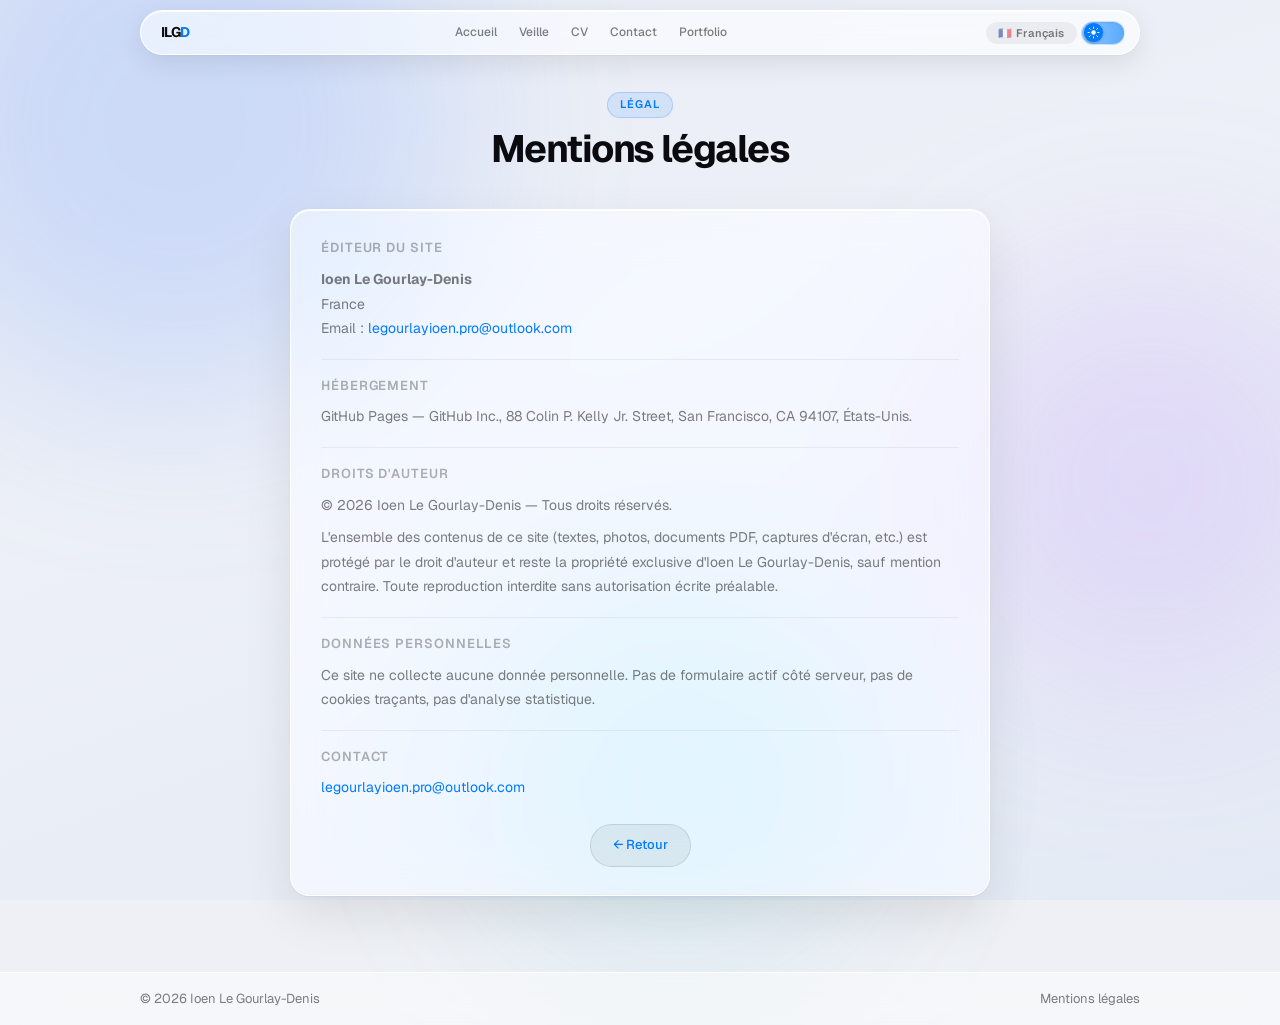
<file: mentions-legales.html>
<!DOCTYPE html>
<html lang="fr">
<head>
  <meta charset="UTF-8"/><meta name="viewport" content="width=device-width,initial-scale=1.0"/>
  <title>Mentions légales — Ioen Le Gourlay-Denis</title>
  <link rel="preconnect" href="https://fonts.googleapis.com"/>
  <link href="https://fonts.googleapis.com/css2?family=Geist:wght@300;400;500;600;700&display=swap" rel="stylesheet"/>
  <link rel="stylesheet" href="vt-styles.css"/>
  <style>
    .ml-wrap{max-width:700px;margin:0 auto;}
    .ml-card{padding:28px 30px;margin-bottom:12px;}
    .ml-card h2{font-size:13px;font-weight:600;letter-spacing:0.07em;text-transform:uppercase;color:var(--text-3);margin:18px 0 8px;padding-top:16px;border-top:0.5px solid rgba(0,0,0,0.06);}
    .ml-card h2:first-child{margin-top:0;padding-top:0;border-top:none;}
    .ml-card p{font-size:14px;color:var(--text-2);line-height:1.75;margin-bottom:8px;}
    .ml-card p:last-child{margin-bottom:0;}
    .ml-card a{color:var(--blue);}
    .ml-card a:hover{text-decoration:underline;}
  </style>
</head>
<body>
<div class="bg-canvas" aria-hidden="true"><div class="bg-blob b1"></div><div class="bg-blob b2"></div><div class="bg-blob b3"></div></div>
<nav class="site-nav" id="nav">
  <div class="nav-pill">
    <a href="index.html" class="nav-logo">ILG<em>D</em></a>
    <div class="nav-links">
      <a href="index.html" class="nav-a">Accueil</a>
      <a href="veilletechnologique.html" class="nav-a">Veille</a>
      <a href="cv.html" class="nav-a">CV</a>
      <a href="contact.html" class="nav-a">Contact</a>
      <a href="portfolio.html" class="nav-a">Portfolio</a>
    </div>
    <select class="lang-select" id="langSelect" aria-label="Changer la langue">
      <option value="fr">🇫🇷 Français</option>
      <option value="en">🇬🇧 English</option>
    </select>
    <label class="theme-toggle" id="themeToggle" aria-label="Basculer le mode sombre">
      <input type="checkbox" id="themeCheckbox">
      <span class="theme-track">
        <span class="theme-thumb">
          <svg class="icon-sun" viewBox="0 0 24 24" xmlns="http://www.w3.org/2000/svg">
            <circle cx="12" cy="12" r="4.2" fill="#fff"/>
            <g stroke="#fff" stroke-width="1.7" stroke-linecap="round">
              <line x1="12" y1="1.8" x2="12" y2="4.2"/>
              <line x1="12" y1="19.8" x2="12" y2="22.2"/>
              <line x1="1.8" y1="12" x2="4.2" y2="12"/>
              <line x1="19.8" y1="12" x2="22.2" y2="12"/>
              <line x1="4.4" y1="4.4" x2="6.1" y2="6.1"/>
              <line x1="17.9" y1="17.9" x2="19.6" y2="19.6"/>
              <line x1="4.4" y1="19.6" x2="6.1" y2="17.9"/>
              <line x1="17.9" y1="6.1" x2="19.6" y2="4.4"/>
            </g>
          </svg>
          <svg class="icon-moon" viewBox="0 0 24 24" xmlns="http://www.w3.org/2000/svg">
            <path d="M20.2 14.9A8.4 8.4 0 1 1 9.6 4.3a6.7 6.7 0 0 0 10.6 10.6z" fill="#000"/>
          </svg>
        </span>
      </span>
    </label>
    <button class="burger" id="burger"><span></span><span></span></button>
  </div>
</nav>
<div class="mobile-drawer glass" id="drawer">
  <a href="index.html">Accueil</a><a href="veilletechnologique.html">Veille</a>
  <a href="cv.html">CV</a><a href="contact.html">Contact</a><a href="portfolio.html">Portfolio</a>
</div>

<main class="page">
  <div class="container">
    <div class="container" style="max-width:680px; margin-top: 90px;"></div>
    <div class="ml-wrap">
      <div class="sec-header ios-anim" data-d="0">
        <span class="eyebrow">Légal</span>
        <h1 data-fr="Mentions légales" data-en="Legal notice">Mentions légales</h1>
      </div>
      <div class="glass ml-card ios-anim" data-d="40">
        <h2 data-fr="Éditeur du site" data-en="Site editor">Éditeur du site</h2>
        <p><strong>Ioen Le Gourlay-Denis</strong><br/>France<br/>Email : <a href="mailto:legourlayioen.pro@outlook.com">legourlayioen.pro@outlook.com</a></p>

        <h2 data-fr="Hébergement" data-en="Hosting">Hébergement</h2>
        <p>GitHub Pages — GitHub Inc., 88 Colin P. Kelly Jr. Street, San Francisco, CA 94107, États-Unis.</p>

        <h2 data-fr="Droits d'auteur" data-en="Copyright">Droits d'auteur</h2>
        <p>© 2026 Ioen Le Gourlay-Denis — Tous droits réservés.</p>
        <p data-fr="L'ensemble des contenus de ce site (textes, photos, documents PDF, captures d'écran, etc.) est protégé par le droit d'auteur et reste la propriété exclusive d'Ioen Le Gourlay-Denis, sauf mention contraire. Toute reproduction interdite sans autorisation écrite préalable." data-en="All content on this site is protected by copyright and remains the exclusive property of Ioen Le Gourlay-Denis unless otherwise stated. Reproduction prohibited without prior written consent.">L'ensemble des contenus de ce site (textes, photos, documents PDF, captures d'écran, etc.) est protégé par le droit d'auteur et reste la propriété exclusive d'Ioen Le Gourlay-Denis, sauf mention contraire. Toute reproduction interdite sans autorisation écrite préalable.</p>

        <h2 data-fr="Données personnelles" data-en="Personal data">Données personnelles</h2>
        <p data-fr="Ce site ne collecte aucune donnée personnelle. Pas de formulaire actif côté serveur, pas de cookies traçants, pas d'analyse statistique." data-en="This site collects no personal data. No server-side form processing, no tracking cookies, no analytics.">Ce site ne collecte aucune donnée personnelle. Pas de formulaire actif côté serveur, pas de cookies traçants, pas d'analyse statistique.</p>

        <h2>Contact</h2>
        <p><a href="mailto:legourlayioen.pro@outlook.com">legourlayioen.pro@outlook.com</a></p>

        <div style="margin-top:24px;text-align:center;">
          <a href="javascript:history.back()" class="btn-ghost" data-fr="← Retour" data-en="← Back">← Retour</a>
        </div>
      </div>
    </div>
  </div>
</main>

<footer class="site-footer">
  <div class="footer-inner">
    <span>© 2026 Ioen Le Gourlay-Denis</span>
    <span data-fr="Mentions légales" data-en="Legal notice">Mentions légales</span>
  </div>
</footer>
<script src="vt-script.js?v=5"></script>
</body>
</html>
</file>
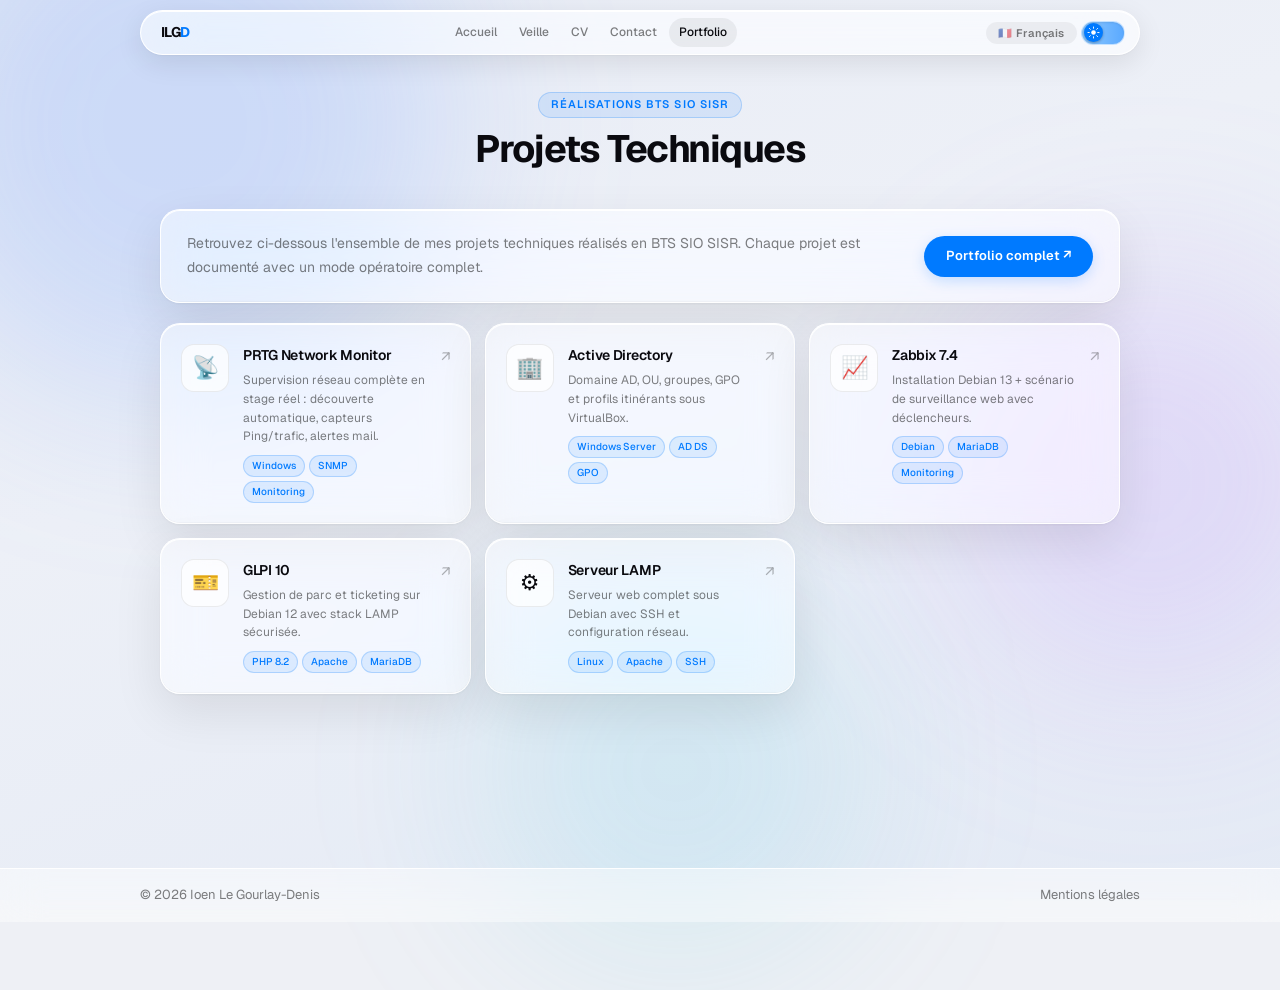
<file: portfolio.html>
<!DOCTYPE html>
<html lang="fr">
<head>
  <meta charset="UTF-8"/><meta name="viewport" content="width=device-width,initial-scale=1.0"/>
  <title>Portfolio — Ioen Le Gourlay-Denis</title>
  <link rel="preconnect" href="https://fonts.googleapis.com"/>
  <link href="https://fonts.googleapis.com/css2?family=Geist:wght@300;400;500;600;700&display=swap" rel="stylesheet"/>
  <link rel="stylesheet" href="vt-styles.css"/>
  <style>
    .proj-grid{display:grid;grid-template-columns:repeat(auto-fill,minmax(290px,1fr));gap:14px;}
    .proj-card{display:flex;align-items:flex-start;gap:14px;padding:20px;transition:transform 0.25s cubic-bezier(0.34,1.2,0.64,1),box-shadow 0.25s;}
    .proj-card:hover{transform:translateY(-5px);box-shadow:0 1px 0 rgba(255,255,255,1) inset,0 -0.5px 0 rgba(0,0,0,0.05) inset,0 24px 60px rgba(0,0,0,0.12),0 0 0 1px rgba(0,122,255,0.1);}
    .proj-icon{font-size:22px;width:48px;height:48px;flex-shrink:0;display:flex;align-items:center;justify-content:center;background:rgba(255,255,255,0.7);border:0.5px solid rgba(0,0,0,0.07);border-radius:13px;}
    .proj-body{flex:1;}
    .proj-body h3{font-size:14px;font-weight:600;color:#0a0a0f;letter-spacing:-0.02em;margin-bottom:5px;}
    .proj-body p{font-size:12px;color:var(--text-2);line-height:1.55;margin-bottom:9px;}
    .proj-tags{display:flex;flex-wrap:wrap;gap:4px;}
    .proj-tag{font-size:10px;font-weight:500;color:var(--blue);background:var(--blue-light);padding:2px 8px;border-radius:100px;border:0.5px solid var(--blue-border);}
    .proj-arrow{font-size:15px;color:var(--text-3);flex-shrink:0;padding-top:2px;transition:all 0.2s;}
    .proj-card:hover .proj-arrow{color:var(--blue);transform:translate(2px,-2px);}
    @media(max-width:600px){.proj-grid{grid-template-columns:1fr;}}
  </style>
</head>
<body>
<div class="bg-canvas" aria-hidden="true"><div class="bg-blob b1"></div><div class="bg-blob b2"></div><div class="bg-blob b3"></div></div>

<nav class="site-nav" id="nav">
  <div class="nav-pill">
    <a href="index.html" class="nav-logo">ILG<em>D</em></a>
    <div class="nav-links">
      <a href="index.html" class="nav-a">Accueil</a>
      <a href="veilletechnologique.html" class="nav-a" data-fr="Veille" data-en="Tech Watch">Veille</a>
      <a href="cv.html" class="nav-a">CV</a>
      <a href="contact.html" class="nav-a">Contact</a>
      <a href="portfolio.html" class="nav-a active">Portfolio</a>
    </div>
    <select class="lang-select" id="langSelect" aria-label="Changer la langue">
      <option value="fr">🇫🇷 Français</option>
      <option value="en">🇬🇧 English</option>
    </select>
    <label class="theme-toggle" id="themeToggle" aria-label="Basculer le mode sombre">
      <input type="checkbox" id="themeCheckbox">
      <span class="theme-track">
        <span class="theme-thumb">
          <svg class="icon-sun" viewBox="0 0 24 24" xmlns="http://www.w3.org/2000/svg">
            <circle cx="12" cy="12" r="4.2" fill="#fff"/>
            <g stroke="#fff" stroke-width="1.7" stroke-linecap="round">
              <line x1="12" y1="1.8" x2="12" y2="4.2"/>
              <line x1="12" y1="19.8" x2="12" y2="22.2"/>
              <line x1="1.8" y1="12" x2="4.2" y2="12"/>
              <line x1="19.8" y1="12" x2="22.2" y2="12"/>
              <line x1="4.4" y1="4.4" x2="6.1" y2="6.1"/>
              <line x1="17.9" y1="17.9" x2="19.6" y2="19.6"/>
              <line x1="4.4" y1="19.6" x2="6.1" y2="17.9"/>
              <line x1="17.9" y1="6.1" x2="19.6" y2="4.4"/>
            </g>
          </svg>
          <svg class="icon-moon" viewBox="0 0 24 24" xmlns="http://www.w3.org/2000/svg">
            <path d="M20.2 14.9A8.4 8.4 0 1 1 9.6 4.3a6.7 6.7 0 0 0 10.6 10.6z" fill="#000"/>
          </svg>
        </span>
      </span>
    </label>
    <button class="burger" id="burger"><span></span><span></span></button>
  </div>
</nav>
<div class="mobile-drawer glass" id="drawer">
  <a href="index.html">Accueil</a>
  <a href="veilletechnologique.html">Veille</a>
  <a href="hardware.html">Hardware</a>
  <a href="systemedexploitation.html">Syst. d'exploitation</a>
  <a href="cybersecurite.html">Cybersécurité</a>
  <a href="reseaux.html">Réseaux</a>
  <a href="cv.html">CV</a>
  <a href="contact.html">Contact</a>
  <a href="portfolio.html">Portfolio</a>
</div>

<main class="page">
  <div class="container">
  <div class="container" style="max-width:680px; margin-top: 90px;"></div>

    <!-- HEADER -->
    <div class="sec-header ios-anim" data-d="0">
      <span class="eyebrow" data-fr="Réalisations BTS SIO SISR" data-en="BTS SIO SISR Projects">Réalisations BTS SIO SISR</span>
      <h1 data-fr="Projets Techniques" data-en="Technical Projects">Projets Techniques</h1>
    </div>

    <!-- INTRO CARD -->
    <div class="glass ios-anim" data-d="40" style="padding:22px 26px;margin-bottom:20px;display:flex;align-items:center;gap:16px;flex-wrap:wrap;">
      <div style="flex:1;min-width:220px;">
        <p style="font-size:14px;color:var(--text-2);line-height:1.7;" data-fr="Retrouvez ci-dessous l'ensemble de mes projets techniques réalisés en BTS SIO SISR. Chaque projet est documenté avec un mode opératoire complet." data-en="Below you'll find all my technical projects completed during BTS SIO SISR. Each project is documented with a full step-by-step guide.">Retrouvez ci-dessous l'ensemble de mes projets techniques réalisés en BTS SIO SISR. Chaque projet est documenté avec un mode opératoire complet.</p>
      </div>
      <a href="https://ioenlgd.github.io/PortFolio-IoenLGD/index.html" target="_blank" rel="noopener" class="btn-p" data-fr="Portfolio complet ↗" data-en="Full portfolio ↗">Portfolio complet ↗</a>
    </div>

    <!-- PROJETS GRID -->
    <div class="proj-grid">

      <a href="https://ioenlgd.github.io/PortFolio-IoenLGD-2026/projet-prtg.html" target="_blank" rel="noopener" class="glass proj-card ios-anim" data-d="60">
        <div class="proj-icon">📡</div>
        <div class="proj-body">
          <h3>PRTG Network Monitor</h3>
          <p data-fr="Supervision réseau complète en stage réel : découverte automatique, capteurs Ping/trafic, alertes mail." data-en="Full network monitoring in real internship: auto-discovery, Ping/traffic sensors, email alerts.">Supervision réseau complète en stage réel : découverte automatique, capteurs Ping/trafic, alertes mail.</p>
          <div class="proj-tags"><span class="proj-tag">Windows</span><span class="proj-tag">SNMP</span><span class="proj-tag">Monitoring</span></div>
        </div>
        <span class="proj-arrow">↗</span>
      </a>

      <a href="https://ioenlgd.github.io/PortFolio-IoenLGD-2026/projet-active-directory.html" target="_blank" rel="noopener" class="glass proj-card ios-anim" data-d="100">
        <div class="proj-icon">🏢</div>
        <div class="proj-body">
          <h3>Active Directory</h3>
          <p data-fr="Domaine AD, OU, groupes, GPO et profils itinérants sous VirtualBox." data-en="AD domain, OU, groups, GPOs and roaming profiles under VirtualBox.">Domaine AD, OU, groupes, GPO et profils itinérants sous VirtualBox.</p>
          <div class="proj-tags"><span class="proj-tag">Windows Server</span><span class="proj-tag">AD DS</span><span class="proj-tag">GPO</span></div>
        </div>
        <span class="proj-arrow">↗</span>
      </a>

      <a href="https://ioenlgd.github.io/PortFolio-IoenLGD-2026/projet-zabbix.html" target="_blank" rel="noopener" class="glass proj-card ios-anim" data-d="140">
        <div class="proj-icon">📈</div>
        <div class="proj-body">
          <h3>Zabbix 7.4</h3>
          <p data-fr="Installation Debian 13 + scénario de surveillance web avec déclencheurs." data-en="Debian 13 install + web monitoring scenario with triggers.">Installation Debian 13 + scénario de surveillance web avec déclencheurs.</p>
          <div class="proj-tags"><span class="proj-tag">Debian</span><span class="proj-tag">MariaDB</span><span class="proj-tag">Monitoring</span></div>
        </div>
        <span class="proj-arrow">↗</span>
      </a>

      <a href="https://ioenlgd.github.io/PortFolio-IoenLGD-2026/projet-glpi.html" target="_blank" rel="noopener" class="glass proj-card ios-anim" data-d="180">
        <div class="proj-icon">🎫</div>
        <div class="proj-body">
          <h3>GLPI 10</h3>
          <p data-fr="Gestion de parc et ticketing sur Debian 12 avec stack LAMP sécurisée." data-en="Asset management & ticketing on Debian 12 with secure LAMP stack.">Gestion de parc et ticketing sur Debian 12 avec stack LAMP sécurisée.</p>
          <div class="proj-tags"><span class="proj-tag">PHP 8.2</span><span class="proj-tag">Apache</span><span class="proj-tag">MariaDB</span></div>
        </div>
        <span class="proj-arrow">↗</span>
      </a>

      <a href="https://ioenlgd.github.io/PortFolio-IoenLGD-2026/projet-serveur-lamp.html" target="_blank" rel="noopener" class="glass proj-card ios-anim" data-d="220">
        <div class="proj-icon">⚙️</div>
        <div class="proj-body">
          <h3>Serveur LAMP</h3>
          <p data-fr="Serveur web complet sous Debian avec SSH et configuration réseau." data-en="Full web server on Debian with SSH and network configuration.">Serveur web complet sous Debian avec SSH et configuration réseau.</p>
          <div class="proj-tags"><span class="proj-tag">Linux</span><span class="proj-tag">Apache</span><span class="proj-tag">SSH</span></div>
        </div>
        <span class="proj-arrow">↗</span>
      </a>

    </div>
  </div>
</main>
<div class="container" style="max-width:680px; margin-top: 110px;"></div>
<footer class="site-footer">
  <div class="footer-inner">
    <span>© 2026 Ioen Le Gourlay-Denis</span>
    <a href="mentions-legales.html" data-fr="Mentions légales" data-en="Legal notice">Mentions légales</a>
  </div>
</footer>
<script src="vt-script.js?v=5"></script>
</body>
</html>
</file>
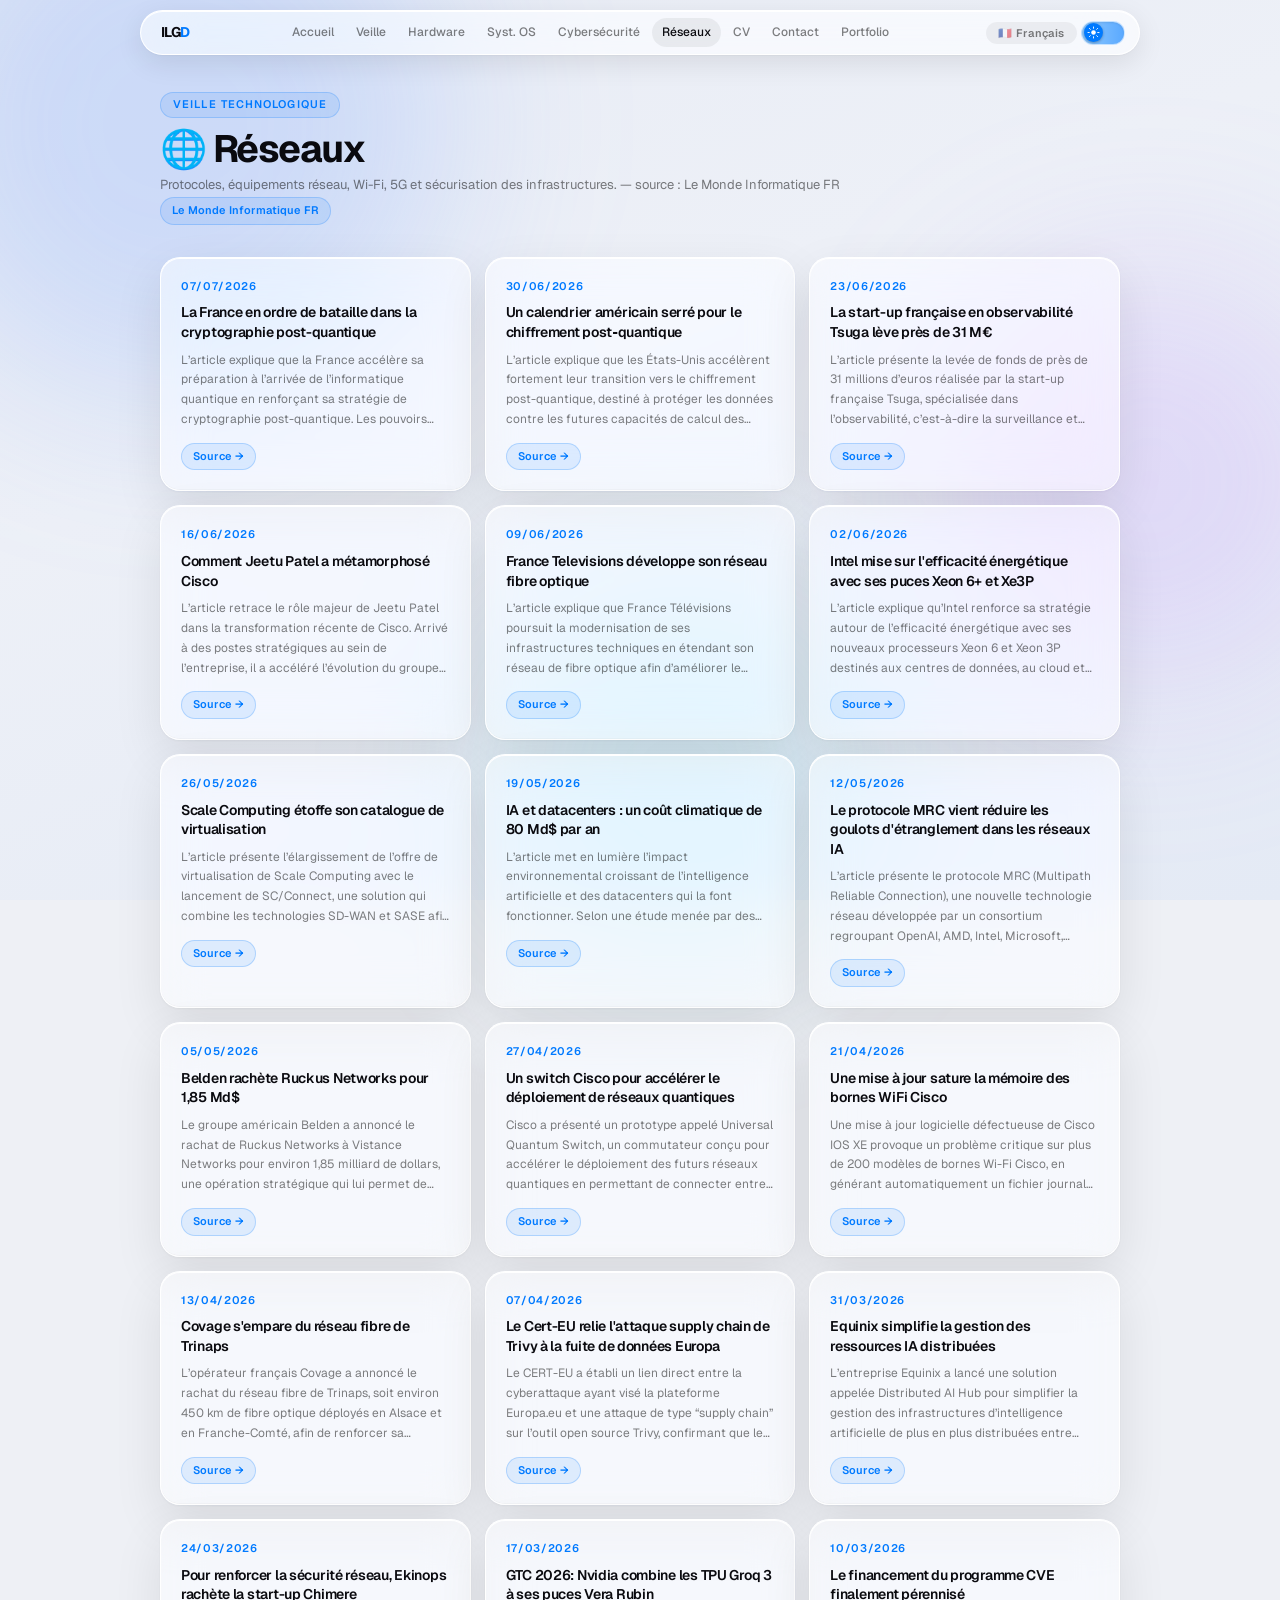
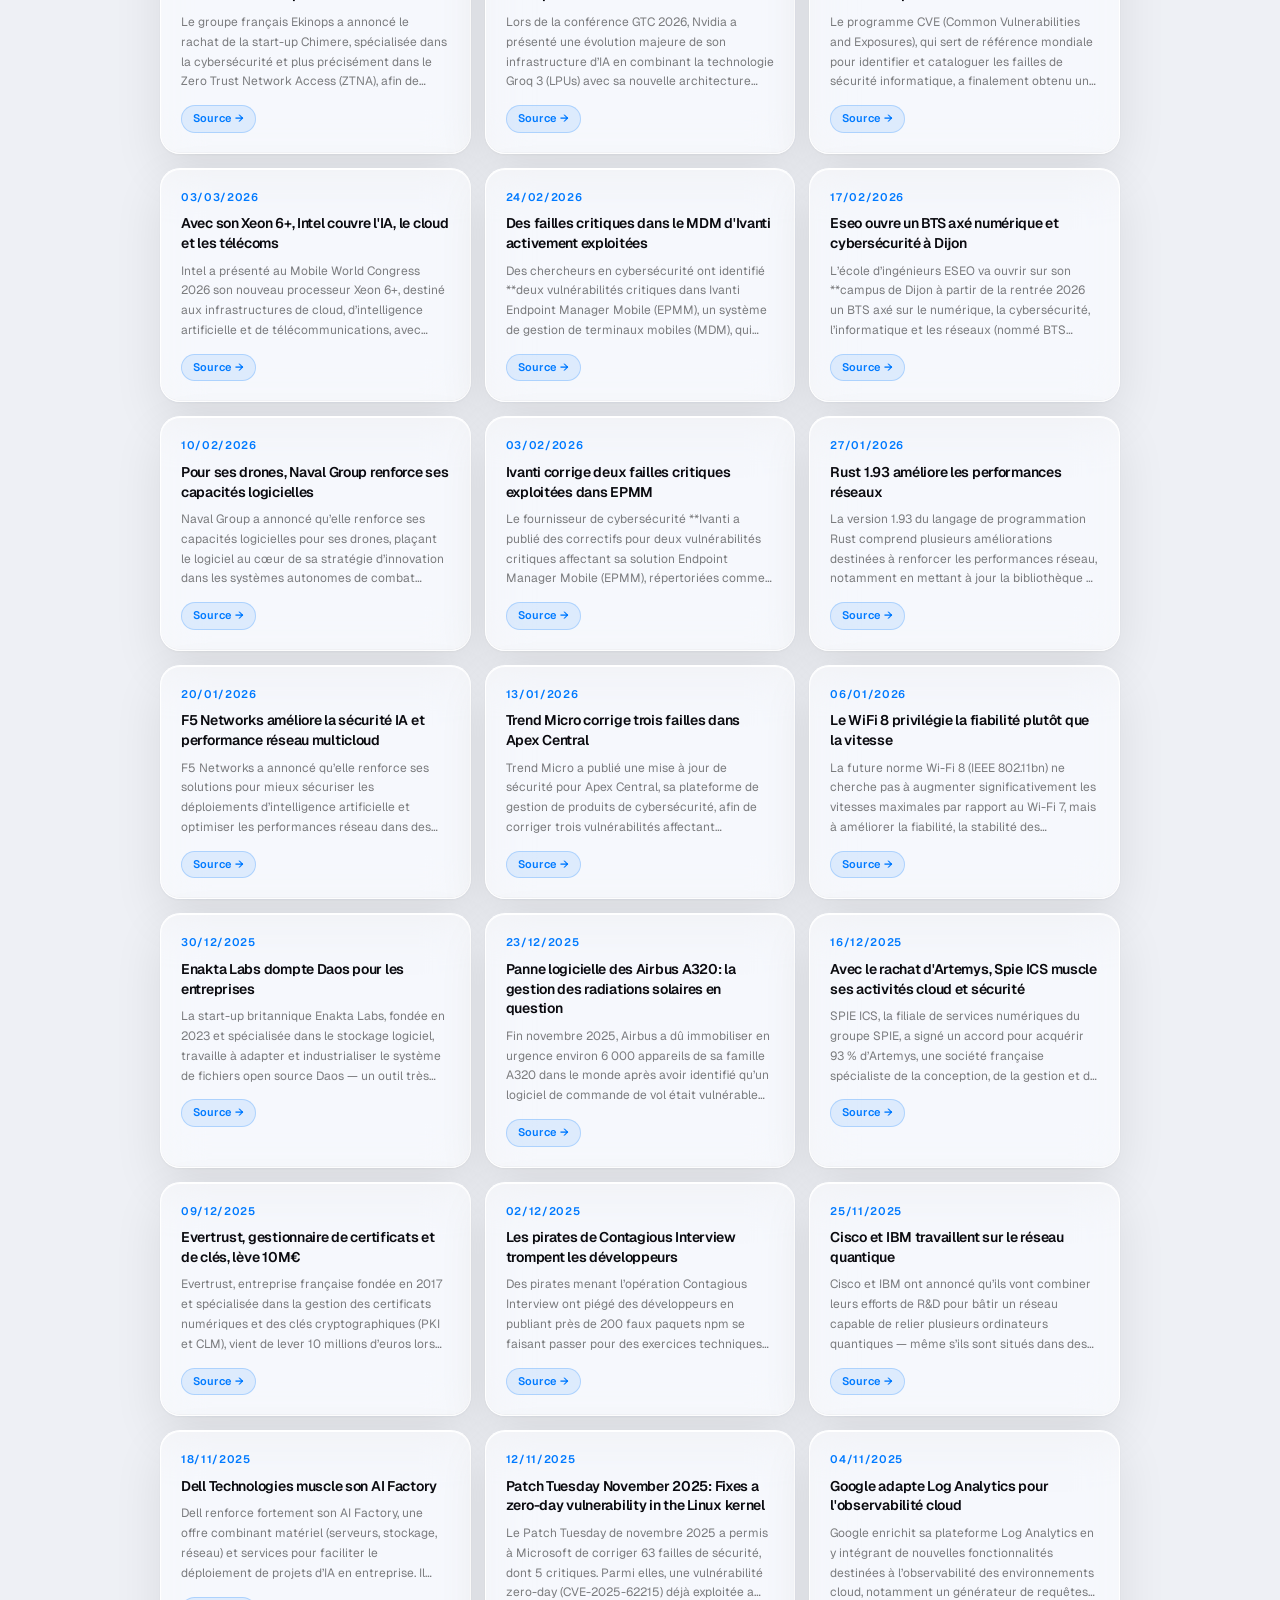
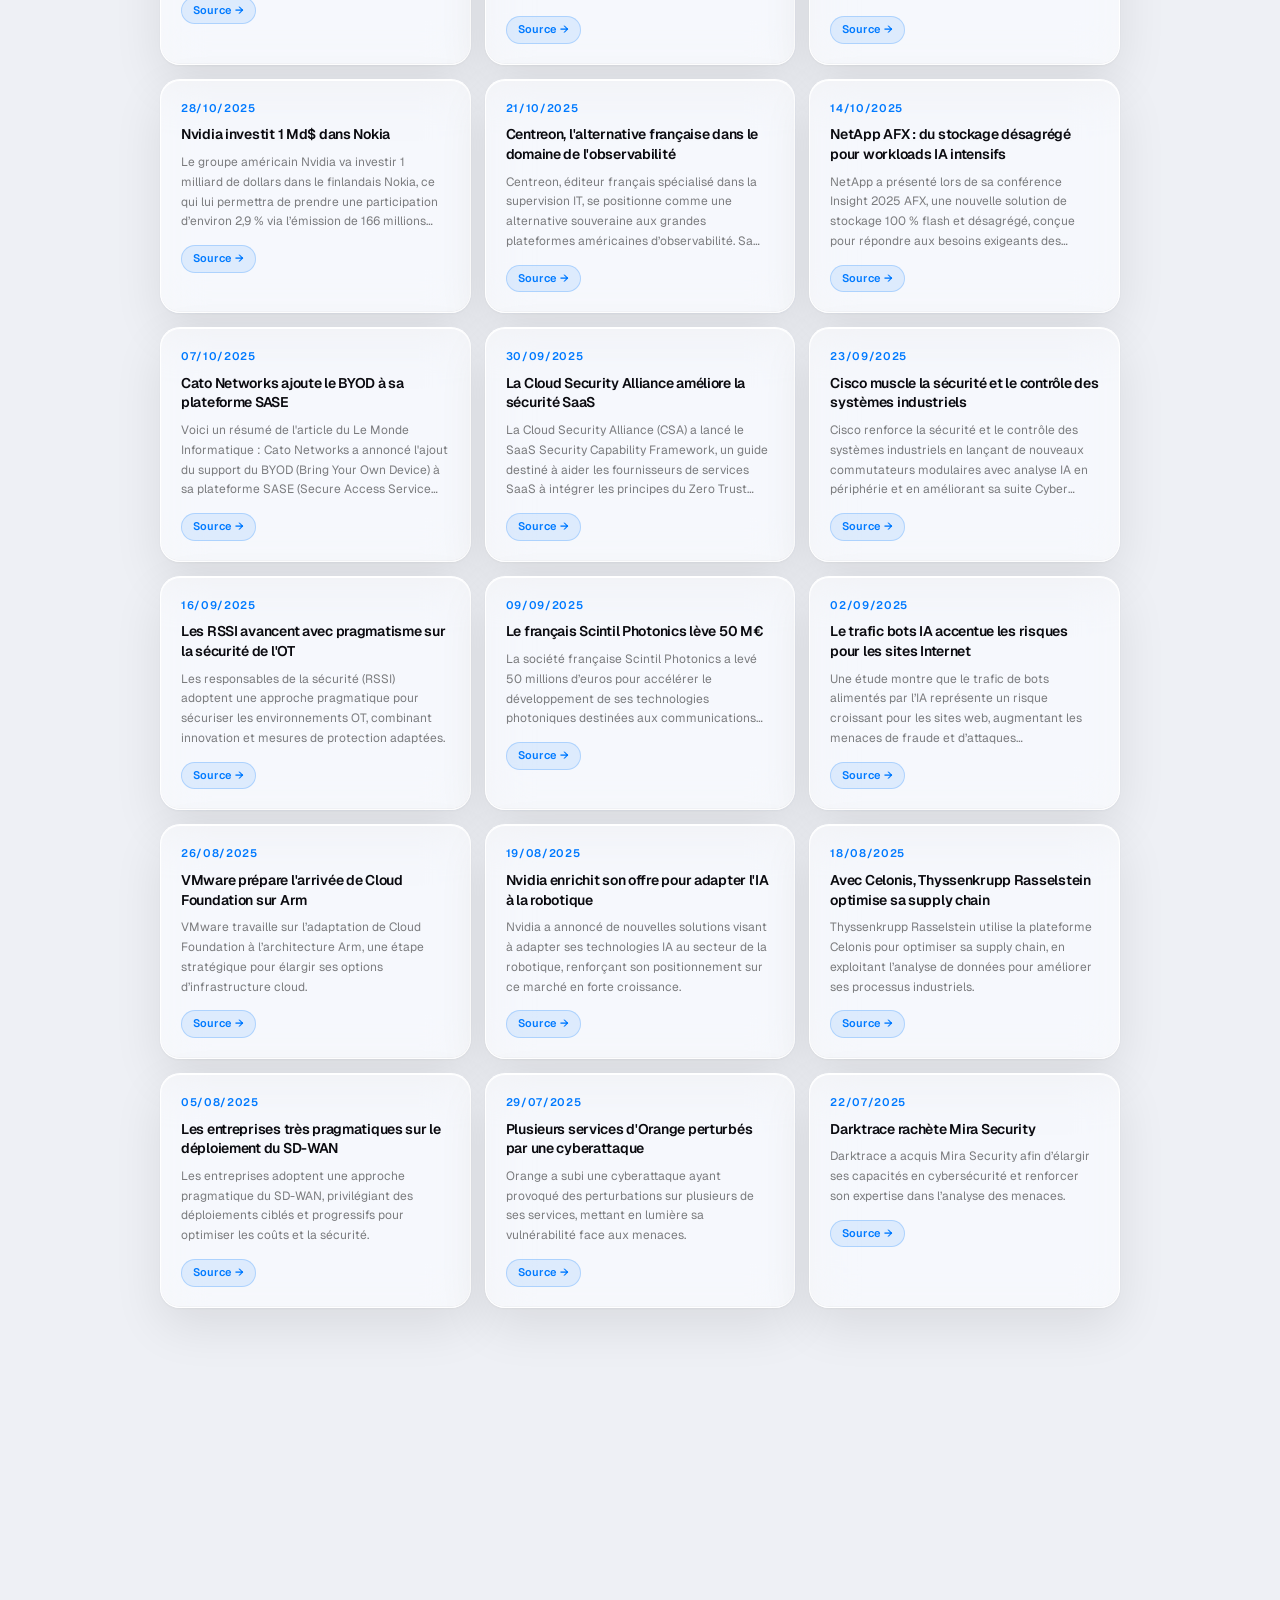
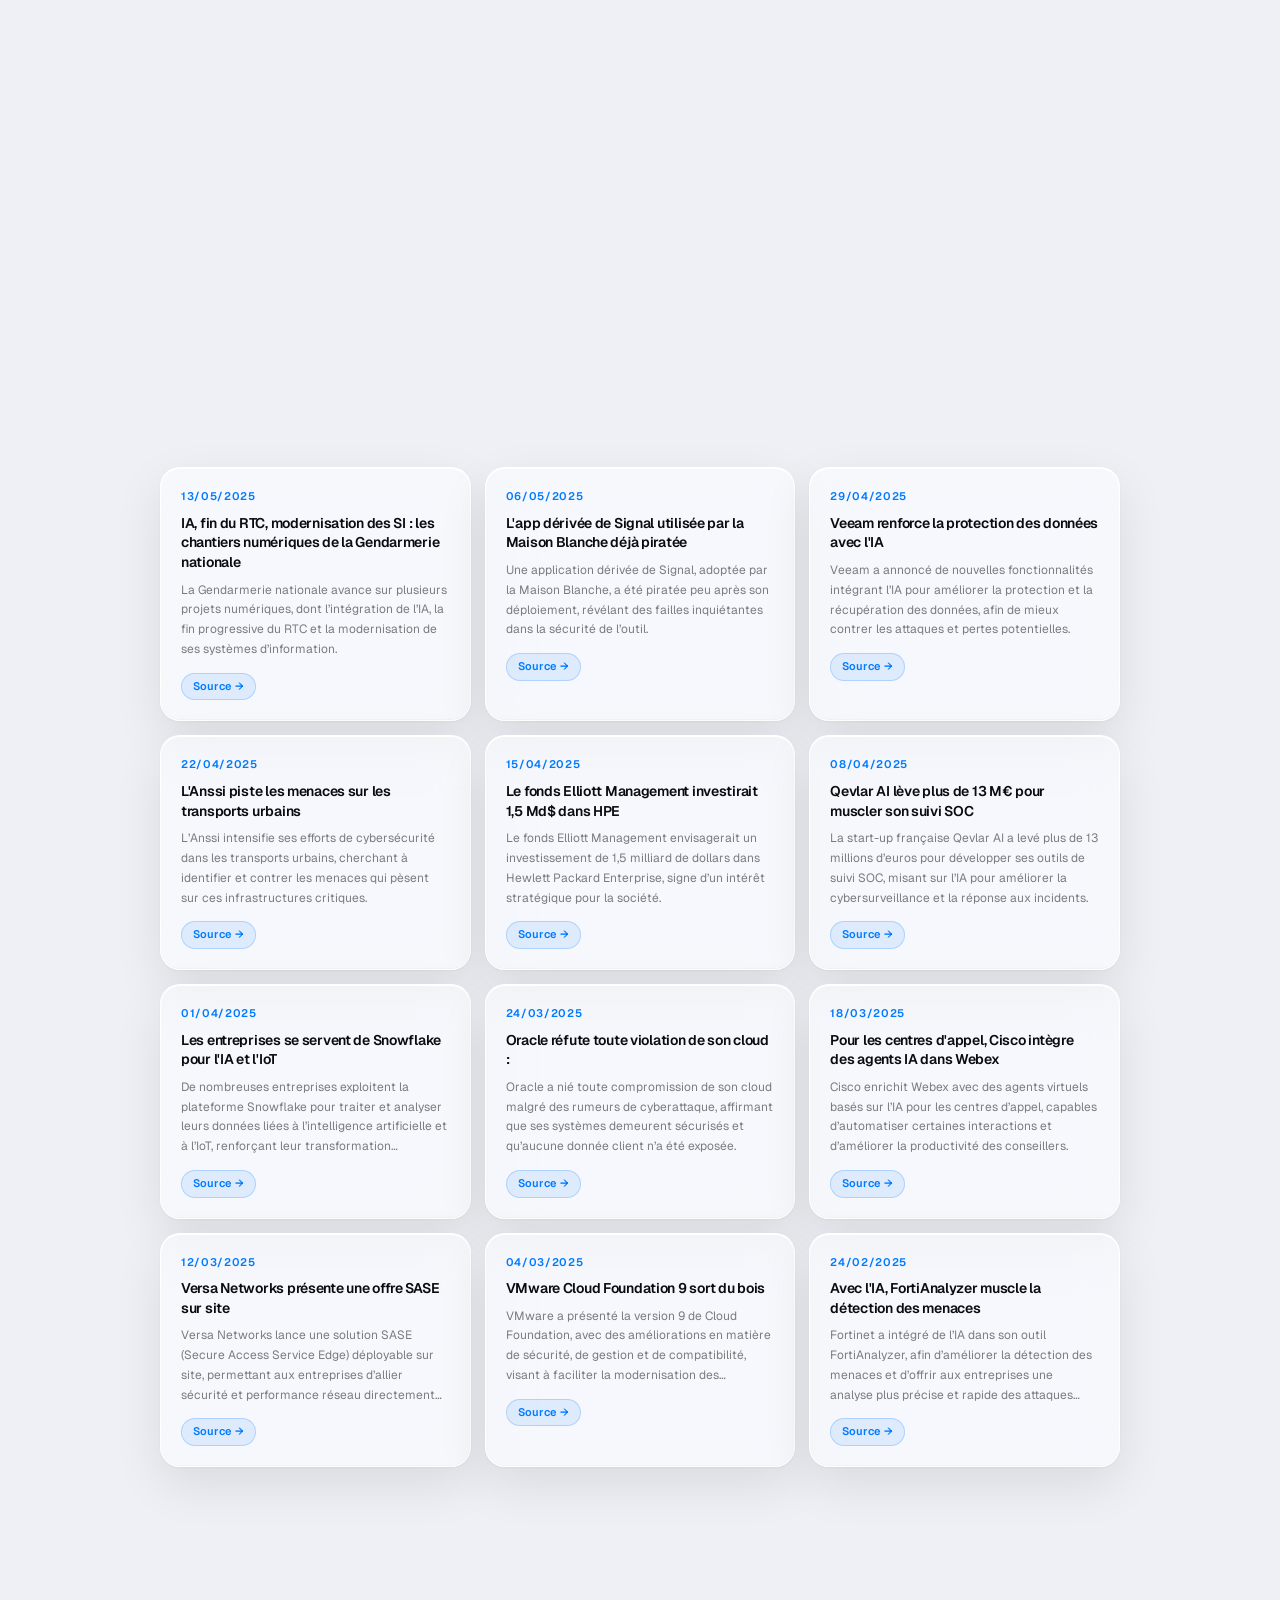
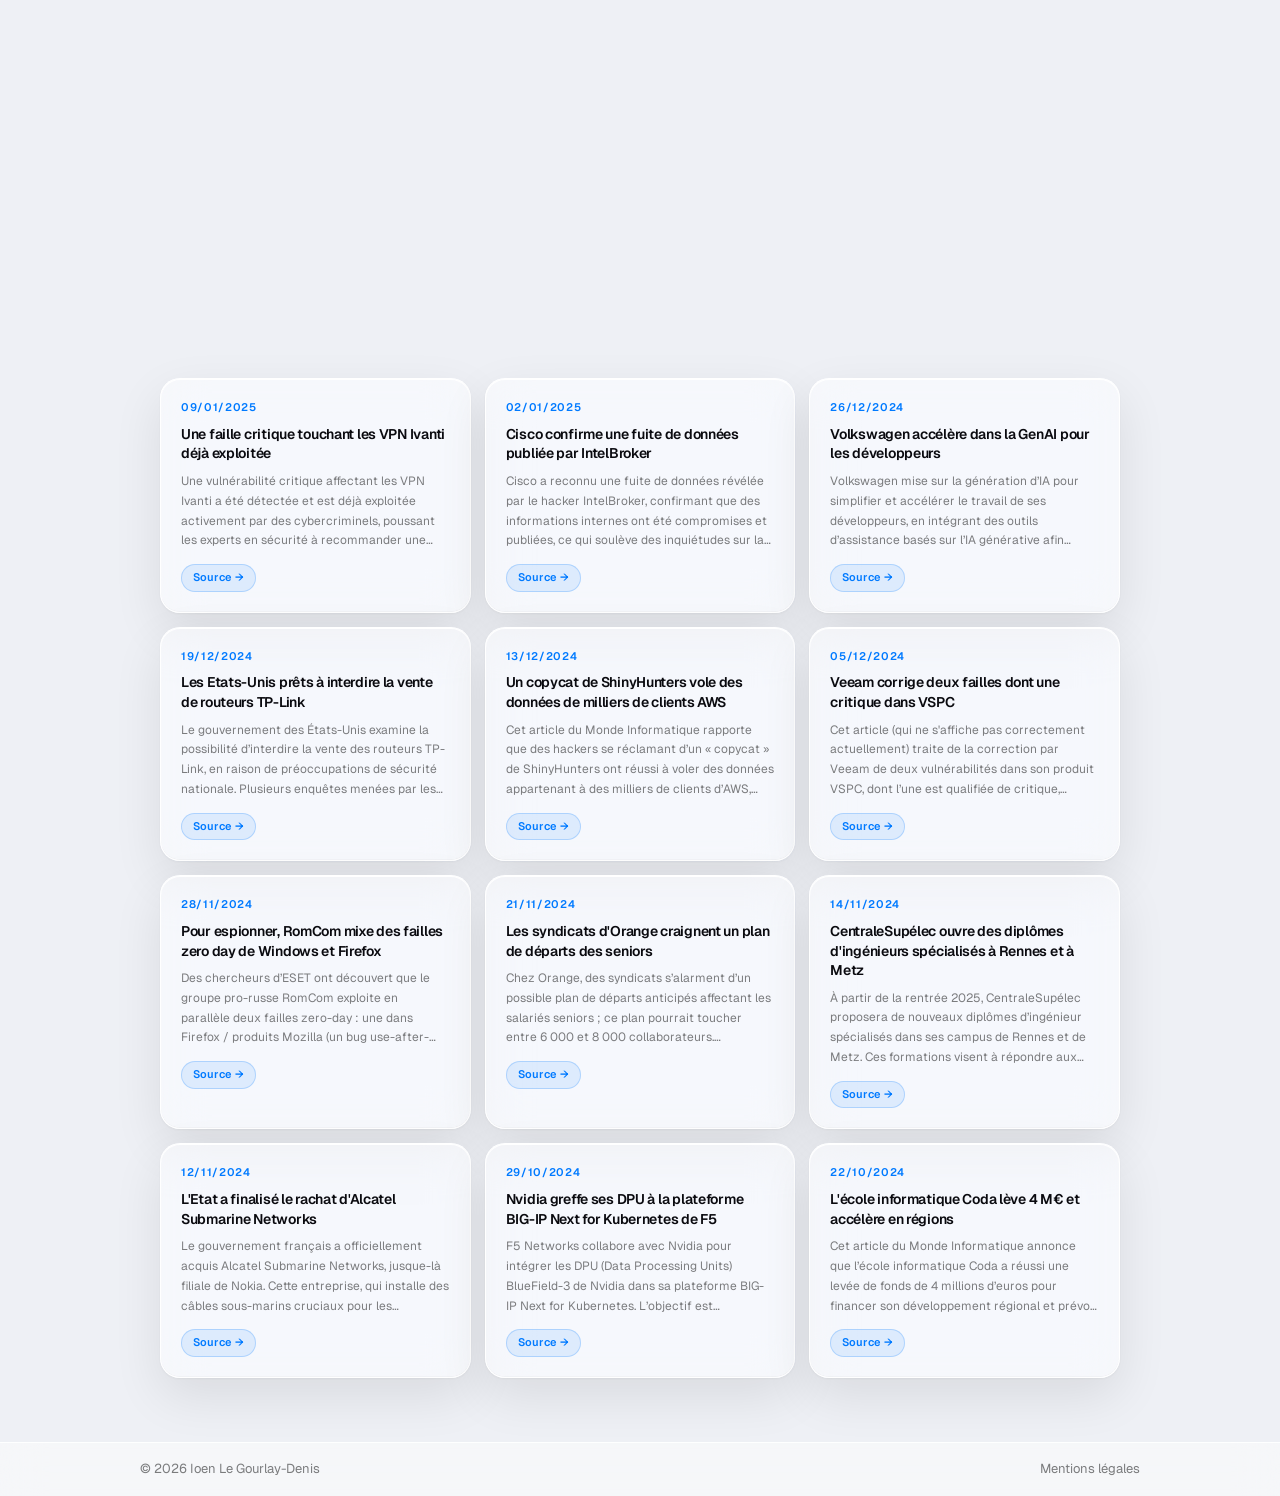
<file: reseaux.html>
<!DOCTYPE html>
<html lang="fr">
<head>
  <meta charset="UTF-8"/><meta name="viewport" content="width=device-width,initial-scale=1.0"/>
  <title>Réseaux — Veille Technologique — Ioen Le Gourlay-Denis</title>
  <link rel="preconnect" href="https://fonts.googleapis.com"/>
  <link href="https://fonts.googleapis.com/css2?family=Geist:wght@300;400;500;600;700&display=swap" rel="stylesheet"/>
  <link rel="stylesheet" href="vt-styles.css"/>
</head>
<body>
<div class="bg-canvas" aria-hidden="true"><div class="bg-blob b1"></div><div class="bg-blob b2"></div><div class="bg-blob b3"></div></div>
<nav class="site-nav" id="nav">
  <div class="nav-pill">
    <a href="index.html" class="nav-logo">ILG<em>D</em></a>
    <div class="nav-links">
      <a href="index.html" class="nav-a">Accueil</a>
      <a href="veilletechnologique.html" class="nav-a">Veille</a>
      <a href="hardware.html" class="nav-a">Hardware</a>
      <a href="systemedexploitation.html" class="nav-a">Syst. OS</a>
      <a href="cybersecurite.html" class="nav-a">Cybersécurité</a>
      <a href="reseaux.html" class="nav-a active">Réseaux</a>
      <a href="cv.html" class="nav-a">CV</a>
      <a href="contact.html" class="nav-a">Contact</a>
      <a href="portfolio.html" class="nav-a">Portfolio</a>
    </div>
    <select class="lang-select" id="langSelect" aria-label="Changer la langue">
      <option value="fr">🇫🇷 Français</option>
      <option value="en">🇬🇧 English</option>
    </select>
    <label class="theme-toggle" id="themeToggle" aria-label="Basculer le mode sombre">
      <input type="checkbox" id="themeCheckbox">
      <span class="theme-track">
        <span class="theme-thumb">
          <svg class="icon-sun" viewBox="0 0 24 24" xmlns="http://www.w3.org/2000/svg">
            <circle cx="12" cy="12" r="4.2" fill="#fff"/>
            <g stroke="#fff" stroke-width="1.7" stroke-linecap="round">
              <line x1="12" y1="1.8" x2="12" y2="4.2"/>
              <line x1="12" y1="19.8" x2="12" y2="22.2"/>
              <line x1="1.8" y1="12" x2="4.2" y2="12"/>
              <line x1="19.8" y1="12" x2="22.2" y2="12"/>
              <line x1="4.4" y1="4.4" x2="6.1" y2="6.1"/>
              <line x1="17.9" y1="17.9" x2="19.6" y2="19.6"/>
              <line x1="4.4" y1="19.6" x2="6.1" y2="17.9"/>
              <line x1="17.9" y1="6.1" x2="19.6" y2="4.4"/>
            </g>
          </svg>
          <svg class="icon-moon" viewBox="0 0 24 24" xmlns="http://www.w3.org/2000/svg">
            <path d="M20.2 14.9A8.4 8.4 0 1 1 9.6 4.3a6.7 6.7 0 0 0 10.6 10.6z" fill="#000"/>
          </svg>
        </span>
      </span>
    </label>
    <button class="burger" id="burger"><span></span><span></span></button>
  </div>
</nav>
<div class="mobile-drawer glass" id="drawer">
  <a href="index.html">Accueil</a><a href="veilletechnologique.html">Veille</a>
  <a href="hardware.html">Hardware</a><a href="systemedexploitation.html">Syst. d'exploitation</a>
  <a href="cybersecurite.html">Cybersécurité</a><a href="reseaux.html">Réseaux</a><a href="cv.html">CV</a>
  <a href="contact.html">Contact</a><a href="portfolio.html">Portfolio</a>
</div>
<main class="page">
  <div class="container">
    <div class="container" style="max-width:680px; margin-top: 90px;"></div>
    <div class="detail-hero ios-anim" data-d="0">
      <span class="eyebrow">Veille Technologique</span>
      <h1 data-fr="🌐 Réseaux" data-en="🌐 Networks">Réseaux</h1>
      <p data-fr="Protocoles, équipements réseau, Wi-Fi, 5G et sécurisation des infrastructures. — source : Le Monde Informatique FR" data-en="Protocols, network equipment, Wi-Fi, 5G and infrastructure security. — source: Le Monde Informatique FR">Protocoles, équipements réseau, Wi-Fi, 5G et sécurisation des infrastructures. — source : Le Monde Informatique FR</p>
        <a href="https://www.lemondeinformatique.fr/reseau-1.html" target="_blank" rel="noopener" class="article-source">Le Monde Informatique FR</a>
    </div>
    <div class="articles-grid">
    <div class="glass article-card ios-anim" data-d="0">
      <time class="article-date">07/07/2026</time>
      <div class="article-title"><a href="https://www.lemondeinformatique.fr/actualites/lire-la-france-en-ordre-de-bataille-dans-la-cryptographie-post-quantique-100671.html" target="_blank" rel="noopener" data-fr="La France en ordre de bataille dans la cryptographie post-quantique" data-en="France gears up for post-quantum cryptography">La France en ordre de bataille dans la cryptographie post-quantique</a></div>
      <p class="article-summary" data-fr="L’article explique que la France accélère sa préparation à l’arrivée de l’informatique quantique en renforçant sa stratégie de cryptographie post-quantique. Les pouvoirs publics, en collaboration avec l'Agence nationale de la sécurité des systèmes d'information (ANSSI), encouragent les administrations et les entreprises à anticiper le remplacement progressif des algorithmes de chiffrement actuels par des solutions résistantes aux futurs ordinateurs quantiques. Cette transition vise à protéger les données sensibles contre le risque du « Harvest Now, Decrypt Later », qui consiste à intercepter aujourd’hui des informations chiffrées pour les déchiffrer lorsque les capacités quantiques le permettront. L’article souligne que cette migration nécessitera plusieurs années de préparation, avec des audits, des mises à jour des infrastructures et l’adoption de nouveaux standards cryptographiques, afin de garantir la sécurité des systèmes d’information français face aux menaces de demain." data-en="The article explains that France is accelerating its preparations for the advent of quantum computing by strengthening its post-quantum cryptography strategy. Public authorities, in collaboration with the National Cybersecurity Agency of France (ANSSI), are encouraging government agencies and businesses to plan for the gradual replacement of current encryption algorithms with solutions resistant to future quantum computers. This transition aims to protect sensitive data against the «Harvest Now, Decrypt Later» risk—which involves intercepting encrypted information today in order to decrypt it once quantum capabilities allow. The article highlights that this migration will require years of preparation, including audits, infrastructure upgrades, and the adoption of new cryptographic standards, to ensure the security of French information systems against future threats.">L’article explique que la France accélère sa préparation à l’arrivée de l’informatique quantique en renforçant sa stratégie de cryptographie post-quantique. Les pouvoirs publics, en collaboration avec l'Agence nationale de la sécurité des systèmes d'information (ANSSI), encouragent les administrations et les entreprises à anticiper le remplacement progressif des algorithmes de chiffrement actuels par des solutions résistantes aux futurs ordinateurs quantiques. Cette transition vise à protéger les données sensibles contre le risque du « Harvest Now, Decrypt Later », qui consiste à intercepter aujourd’hui des informations chiffrées pour les déchiffrer lorsque les capacités quantiques le permettront. L’article souligne que cette migration nécessitera plusieurs années de préparation, avec des audits, des mises à jour des infrastructures et l’adoption de nouveaux standards cryptographiques, afin de garantir la sécurité des systèmes d’information français face aux menaces de demain.</p>
      <a href="https://www.lemondeinformatique.fr/reseau-1.html" target="_blank" rel="noopener" class="article-source">Source →</a>
    </div>
    <div class="glass article-card ios-anim" data-d="0">
      <time class="article-date">30/06/2026</time>
      <div class="article-title"><a href="https://www.lemondeinformatique.fr/actualites/lire-un-calendrier-americain-serre-pour-le-chiffrement-postet-8209-quantique%C2%A0-100596.html" target="_blank" rel="noopener" data-fr="Un calendrier américain serré pour le chiffrement post‑quantique" data-en="A tight US timeline for post-quantum cryptography">Un calendrier américain serré pour le chiffrement post‑quantique</a></div>
      <p class="article-summary" data-fr="L’article explique que les États-Unis accélèrent fortement leur transition vers le chiffrement post-quantique, destiné à protéger les données contre les futures capacités de calcul des ordinateurs quantiques. Un nouveau calendrier impose aux administrations fédérales et à leurs fournisseurs d’adopter progressivement des algorithmes de cryptographie résistants aux attaques quantiques, avec des échéances plus rapprochées qu’auparavant. Cette stratégie vise à anticiper le risque du « Harvest Now, Decrypt Later », qui consiste à intercepter aujourd’hui des données chiffrées pour les déchiffrer plus tard grâce à des ordinateurs quantiques suffisamment puissants. L’article souligne que cette accélération pourrait avoir un impact bien au-delà des États-Unis, en poussant les entreprises et les organisations du monde entier à moderniser rapidement leurs systèmes de sécurité afin de rester compatibles avec les nouvelles exigences américaines." data-en="The article explains that the United States is rapidly accelerating its transition to post-quantum encryption, designed to protect data against the future computing capabilities of quantum computers. A new schedule mandates that federal agencies and their suppliers progressively adopt quantum-resistant cryptographic algorithms, with deadlines set sooner than previously planned. This strategy aims to preempt the risk of "Harvest Now, Decrypt Later" attacks, which involve intercepting encrypted data today in order to decrypt it later using sufficiently powerful quantum computers. The article highlights that this acceleration could have an impact far beyond the United States, compelling companies and organizations worldwide to quickly modernize their security systems to remain compatible with the new U.S. requirements.">L’article explique que les États-Unis accélèrent fortement leur transition vers le chiffrement post-quantique, destiné à protéger les données contre les futures capacités de calcul des ordinateurs quantiques. Un nouveau calendrier impose aux administrations fédérales et à leurs fournisseurs d’adopter progressivement des algorithmes de cryptographie résistants aux attaques quantiques, avec des échéances plus rapprochées qu’auparavant. Cette stratégie vise à anticiper le risque du « Harvest Now, Decrypt Later », qui consiste à intercepter aujourd’hui des données chiffrées pour les déchiffrer plus tard grâce à des ordinateurs quantiques suffisamment puissants. L’article souligne que cette accélération pourrait avoir un impact bien au-delà des États-Unis, en poussant les entreprises et les organisations du monde entier à moderniser rapidement leurs systèmes de sécurité afin de rester compatibles avec les nouvelles exigences américaines.</p>
      <a href="https://www.lemondeinformatique.fr/reseau-1.html" target="_blank" rel="noopener" class="article-source">Source →</a>
    </div>
    <div class="glass article-card ios-anim" data-d="0">
      <time class="article-date">23/06/2026</time>
      <div class="article-title"><a href="https://www.lemondeinformatique.fr/actualites/lire-la-start-up-francaise-en-observabilite-tsuga-leve-pres-de-31-meteuro-100536.html" target="_blank" rel="noopener" data-fr="La start-up française en observabilité Tsuga lève près de 31 M€" data-en="French observability startup Tsuga raises nearly €31 million.">La start-up française en observabilité Tsuga lève près de 31 M€</a></div>
      <p class="article-summary" data-fr="L’article présente la levée de fonds de près de 31 millions d’euros réalisée par la start-up française Tsuga, spécialisée dans l’observabilité, c’est-à-dire la surveillance et l’analyse du fonctionnement des applications et des infrastructures informatiques. Cette opération doit permettre à l’entreprise d’accélérer son développement international, de recruter de nouveaux collaborateurs et de renforcer sa plateforme, conçue pour répondre aux besoins croissants des systèmes d’intelligence artificielle. Contrairement aux solutions traditionnelles, Tsuga déploie sa technologie directement dans le cloud du client afin de conserver les données sur son infrastructure, de réduire les coûts liés à la télémétrie et d’améliorer la confidentialité. Cette approche répond à l’explosion des volumes de données générés par les applications d’IA et illustre l’intérêt croissant des investisseurs pour les technologies qui facilitent le déploiement et la gestion des infrastructures d’intelligence artificielle." data-en="The article covers the nearly €31 million funding round raised by Tsuga, a French start-up specializing in observability—the monitoring and analysis of how applications and IT infrastructures operate. This capital injection will enable the company to accelerate its international expansion, hire new staff, and enhance its platform, which is designed to meet the growing needs of artificial intelligence systems. Unlike traditional solutions, Tsuga deploys its technology directly within the client’s cloud environment, keeping data on their infrastructure while reducing telemetry costs and improving privacy. This approach addresses the explosion in data volumes generated by AI applications and highlights the growing investor interest in technologies that facilitate the deployment and management of AI infrastructure.">L’article présente la levée de fonds de près de 31 millions d’euros réalisée par la start-up française Tsuga, spécialisée dans l’observabilité, c’est-à-dire la surveillance et l’analyse du fonctionnement des applications et des infrastructures informatiques. Cette opération doit permettre à l’entreprise d’accélérer son développement international, de recruter de nouveaux collaborateurs et de renforcer sa plateforme, conçue pour répondre aux besoins croissants des systèmes d’intelligence artificielle. Contrairement aux solutions traditionnelles, Tsuga déploie sa technologie directement dans le cloud du client afin de conserver les données sur son infrastructure, de réduire les coûts liés à la télémétrie et d’améliorer la confidentialité. Cette approche répond à l’explosion des volumes de données générés par les applications d’IA et illustre l’intérêt croissant des investisseurs pour les technologies qui facilitent le déploiement et la gestion des infrastructures d’intelligence artificielle.</p>
      <a href="https://www.lemondeinformatique.fr/reseau-1.html" target="_blank" rel="noopener" class="article-source">Source →</a>
    </div>
    <div class="glass article-card ios-anim" data-d="0">
      <time class="article-date">16/06/2026</time>
      <div class="article-title"><a href="https://www.lemondeinformatique.fr/actualites/lire-comment-jeetu-patel-a-metamorphose-cisco%C2%A0-100457.html" target="_blank" rel="noopener" data-fr="Comment Jeetu Patel a métamorphosé Cisco " data-en="How Jeetu Patel transformed Cisco">Comment Jeetu Patel a métamorphosé Cisco </a></div>
      <p class="article-summary" data-fr="L’article retrace le rôle majeur de Jeetu Patel dans la transformation récente de Cisco. Arrivé à des postes stratégiques au sein de l’entreprise, il a accéléré l’évolution du groupe d’un fabricant historique d’équipements réseau vers un acteur davantage orienté logiciels, cybersécurité, cloud et intelligence artificielle. Sous son impulsion, Cisco a renforcé son offre d’abonnements, multiplié les acquisitions ciblées et intégré davantage d’outils d’automatisation et d’IA à ses solutions. L’article souligne que cette stratégie a permis à l’entreprise de mieux s’adapter aux nouveaux besoins des entreprises, dans un contexte où la croissance repose de plus en plus sur les services numériques, la sécurité et l’exploitation intelligente des données plutôt que sur le seul matériel réseau. Cette transformation est présentée comme un élément clé du maintien de la compétitivité de Cisco face à l’évolution rapide du marché informatique." data-en="The article recounts Jeetu Patel's pivotal role in Cisco's recent transformation. Having risen to strategic positions within the company, he accelerated the group's evolution from a traditional network equipment manufacturer to a player more focused on software, cybersecurity, cloud computing, and artificial intelligence. Under his leadership, Cisco strengthened its subscription offerings, made numerous targeted acquisitions, and integrated more automation and AI tools into its solutions. The article emphasizes that this strategy enabled the company to better adapt to the evolving needs of businesses, in a context where growth increasingly relies on digital services, security, and intelligent data management rather than solely on network hardware. This transformation is presented as a key element in maintaining Cisco's competitiveness in the face of the rapidly changing IT market.">L’article retrace le rôle majeur de Jeetu Patel dans la transformation récente de Cisco. Arrivé à des postes stratégiques au sein de l’entreprise, il a accéléré l’évolution du groupe d’un fabricant historique d’équipements réseau vers un acteur davantage orienté logiciels, cybersécurité, cloud et intelligence artificielle. Sous son impulsion, Cisco a renforcé son offre d’abonnements, multiplié les acquisitions ciblées et intégré davantage d’outils d’automatisation et d’IA à ses solutions. L’article souligne que cette stratégie a permis à l’entreprise de mieux s’adapter aux nouveaux besoins des entreprises, dans un contexte où la croissance repose de plus en plus sur les services numériques, la sécurité et l’exploitation intelligente des données plutôt que sur le seul matériel réseau. Cette transformation est présentée comme un élément clé du maintien de la compétitivité de Cisco face à l’évolution rapide du marché informatique.</p>
      <a href="https://www.lemondeinformatique.fr/reseau-1.html" target="_blank" rel="noopener" class="article-source">Source →</a>
    </div>
    <div class="glass article-card ios-anim" data-d="0">
      <time class="article-date">09/06/2026</time>
      <div class="article-title"><a href="https://www.lemondeinformatique.fr/actualites/lire-france-televisions-developpe-son-reseau-fibre-optique-100388.html" target="_blank" rel="noopener" data-fr="France Televisions développe son réseau fibre optique" data-en="France Televisions is developing its fibre optic network">France Televisions développe son réseau fibre optique</a></div>
      <p class="article-summary" data-fr="L’article explique que France Télévisions poursuit la modernisation de ses infrastructures techniques en étendant son réseau de fibre optique afin d’améliorer le transport et la diffusion de ses contenus audiovisuels. Ce projet vise à renforcer la capacité, la fiabilité et la résilience du réseau utilisé pour relier les différents sites du groupe, tout en répondant à l’augmentation continue des flux vidéo haute définition et des besoins liés à la production numérique. En s’appuyant davantage sur la fibre, le groupe audiovisuel public cherche également à réduire sa dépendance à certaines infrastructures historiques, à optimiser ses coûts d’exploitation et à préparer l’évolution future de ses services vers des formats toujours plus exigeants en bande passante." data-en="The article explains that France Télévisions is continuing to modernize its technical infrastructure by extending its fiber optic network to improve the transmission and distribution of its audiovisual content. This project aims to strengthen the capacity, reliability, and resilience of the network used to connect the group's various sites, while also meeting the ever-increasing demand for high-definition video and the needs of digital production. By relying more heavily on fiber, the public broadcasting group also seeks to reduce its dependence on certain legacy infrastructures, optimize its operating costs, and prepare for the future evolution of its services toward increasingly bandwidth-intensive formats.">L’article explique que France Télévisions poursuit la modernisation de ses infrastructures techniques en étendant son réseau de fibre optique afin d’améliorer le transport et la diffusion de ses contenus audiovisuels. Ce projet vise à renforcer la capacité, la fiabilité et la résilience du réseau utilisé pour relier les différents sites du groupe, tout en répondant à l’augmentation continue des flux vidéo haute définition et des besoins liés à la production numérique. En s’appuyant davantage sur la fibre, le groupe audiovisuel public cherche également à réduire sa dépendance à certaines infrastructures historiques, à optimiser ses coûts d’exploitation et à préparer l’évolution future de ses services vers des formats toujours plus exigeants en bande passante.</p>
      <a href="https://www.lemondeinformatique.fr/reseau-1.html" target="_blank" rel="noopener" class="article-source">Source →</a>
    </div>
    <div class="glass article-card ios-anim" data-d="0">
      <time class="article-date">02/06/2026</time>
      <div class="article-title"><a href="https://www.lemondeinformatique.fr/actualites/lire-intel-mise-sur-l-efficacite-energetique-avec-ses-puces-xeon-6-et-xe3p-100325.html" target="_blank" rel="noopener" data-fr="Intel mise sur l'efficacité énergétique avec ses puces Xeon 6+ et Xe3P" data-en="Intel is focusing on energy efficiency with its Xeon 6+ and Xe3P chips">Intel mise sur l'efficacité énergétique avec ses puces Xeon 6+ et Xe3P</a></div>
      <p class="article-summary" data-fr="L’article explique qu’Intel renforce sa stratégie autour de l’efficacité énergétique avec ses nouveaux processeurs Xeon 6 et Xeon 3P destinés aux centres de données, au cloud et aux infrastructures d’intelligence artificielle. L’objectif est d’offrir davantage de puissance de calcul tout en réduisant la consommation électrique et les coûts d’exploitation, un enjeu devenu crucial face à la croissance rapide des charges de travail liées à l’IA. Ces puces intègrent des optimisations matérielles permettant d’améliorer les performances par watt, d’augmenter la densité de calcul dans les serveurs et de mieux exploiter les ressources disponibles. Intel cherche ainsi à répondre à la demande croissante des entreprises pour des infrastructures plus performantes, mais aussi plus durables et moins énergivores, dans un contexte où la consommation des datacenters est devenue une préoccupation majeure." data-en="The article explains that Intel is strengthening its energy efficiency strategy with its new Xeon 6 and Xeon 3P processors designed for data centers, cloud computing, and artificial intelligence infrastructure. The goal is to deliver more computing power while reducing power consumption and operating costs, a crucial issue given the rapid growth of AI workloads. These chips incorporate hardware optimizations that improve performance per watt, increase computing density in servers, and make better use of available resources. Intel is thus seeking to meet the growing demand from businesses for higher-performing, more sustainable, and less energy-intensive infrastructure, in a context where data center energy consumption has become a major concern.">L’article explique qu’Intel renforce sa stratégie autour de l’efficacité énergétique avec ses nouveaux processeurs Xeon 6 et Xeon 3P destinés aux centres de données, au cloud et aux infrastructures d’intelligence artificielle. L’objectif est d’offrir davantage de puissance de calcul tout en réduisant la consommation électrique et les coûts d’exploitation, un enjeu devenu crucial face à la croissance rapide des charges de travail liées à l’IA. Ces puces intègrent des optimisations matérielles permettant d’améliorer les performances par watt, d’augmenter la densité de calcul dans les serveurs et de mieux exploiter les ressources disponibles. Intel cherche ainsi à répondre à la demande croissante des entreprises pour des infrastructures plus performantes, mais aussi plus durables et moins énergivores, dans un contexte où la consommation des datacenters est devenue une préoccupation majeure.</p>
      <a href="https://www.lemondeinformatique.fr/reseau-1.html" target="_blank" rel="noopener" class="article-source">Source →</a>
    </div>
    <div class="glass article-card ios-anim" data-d="0">
      <time class="article-date">26/05/2026</time>
      <div class="article-title"><a href="https://www.lemondeinformatique.fr/actualites/lire-scale-computing-etoffe-son-catalogue-de-virtualisation-100263.html" target="_blank" rel="noopener" data-fr="Scale Computing étoffe son catalogue de virtualisation" data-en="Scale Computing expands its virtualization catalog">Scale Computing étoffe son catalogue de virtualisation</a></div>
      <p class="article-summary" data-fr="L’article présente l’élargissement de l’offre de virtualisation de Scale Computing avec le lancement de SC/Connect, une solution qui combine les technologies SD-WAN et SASE afin de simplifier la gestion des réseaux d’entreprise. Destinée aux environnements multisites et au travail hybride, cette plateforme vise à améliorer la connectivité, la sécurité et la disponibilité des applications grâce à un routage intelligent du trafic et à un basculement automatique en cas de panne. Cette nouveauté s’inscrit dans la stratégie de Scale Computing, qui cherche à proposer une infrastructure unifiée regroupant virtualisation, gestion des ressources informatiques, réseau et cybersécurité au sein d’une même plateforme, tout en offrant une alternative plus simple aux architectures traditionnelles et à certaines solutions de virtualisation historiques." data-en="This article presents the expansion of Scale Computing's virtualization offering with the launch of SC/Connect, a solution that combines SD-WAN and SASE technologies to simplify enterprise network management. Designed for multi-site and hybrid work environments, this platform aims to improve connectivity, security, and application availability through intelligent traffic routing and automatic failover. This new offering aligns with Scale Computing's strategy of providing a unified infrastructure that integrates virtualization, IT resource management, networking, and cybersecurity within a single platform, while offering a simpler alternative to traditional architectures and some legacy virtualization solutions.">L’article présente l’élargissement de l’offre de virtualisation de Scale Computing avec le lancement de SC/Connect, une solution qui combine les technologies SD-WAN et SASE afin de simplifier la gestion des réseaux d’entreprise. Destinée aux environnements multisites et au travail hybride, cette plateforme vise à améliorer la connectivité, la sécurité et la disponibilité des applications grâce à un routage intelligent du trafic et à un basculement automatique en cas de panne. Cette nouveauté s’inscrit dans la stratégie de Scale Computing, qui cherche à proposer une infrastructure unifiée regroupant virtualisation, gestion des ressources informatiques, réseau et cybersécurité au sein d’une même plateforme, tout en offrant une alternative plus simple aux architectures traditionnelles et à certaines solutions de virtualisation historiques.</p>
      <a href="https://www.lemondeinformatique.fr/reseau-1.html" target="_blank" rel="noopener" class="article-source">Source →</a>
    </div>
    <div class="glass article-card ios-anim" data-d="0">
      <time class="article-date">19/05/2026</time>
      <div class="article-title"><a href="https://www.lemondeinformatique.fr/actualites/lire-ia-et-datacenters-un-cout-climatique-de-80-md$-%C2%A0par%C2%A0an%C2%A0-100197.html" target="_blank" rel="noopener" data-fr="IA et datacenters : un coût climatique de 80 Md$  par an " data-en="AI and data centers: a climate cost of $80 billion per year">IA et datacenters : un coût climatique de 80 Md$  par an</a></div>
      <p class="article-summary" data-fr="L’article met en lumière l’impact environnemental croissant de l’intelligence artificielle et des datacenters qui la font fonctionner. Selon une étude menée par des chercheurs de HEC Paris et de Columbia Business School, l’essor des infrastructures dédiées à l’IA pourrait engendrer jusqu’à 80 milliards de dollars de coûts climatiques et sociaux par an, principalement en raison de l’augmentation de la consommation d’électricité et des émissions de CO₂ associées. Si les effets sur les prix de l’électricité resteraient limités à l’échelle nationale, certaines régions très concentrées en datacenters pourraient subir de fortes tensions sur leur réseau énergétique. L’étude souligne également que le développement des énergies renouvelables et, dans certains pays comme la France, de l’énergie nucléaire, sera essentiel pour limiter l’empreinte carbone de l’IA tout en répondant à une demande énergétique en forte croissance." data-en="The article highlights the growing environmental impact of artificial intelligence and the data centers that power it. According to a study conducted by researchers from HEC Paris and Columbia Business School, the rise of AI-dedicated infrastructure could generate up to $80 billion in climate and social costs annually, primarily due to increased electricity consumption and associated CO₂ emissions. While the effects on electricity prices would remain limited at the national level, some regions with a high concentration of data centers could experience significant strain on their energy grids. The study also emphasizes that the development of renewable energies and, in some countries like France, nuclear power, will be essential to limiting AI's carbon footprint while meeting rapidly growing energy demand.">L’article met en lumière l’impact environnemental croissant de l’intelligence artificielle et des datacenters qui la font fonctionner. Selon une étude menée par des chercheurs de HEC Paris et de Columbia Business School, l’essor des infrastructures dédiées à l’IA pourrait engendrer jusqu’à 80 milliards de dollars de coûts climatiques et sociaux par an, principalement en raison de l’augmentation de la consommation d’électricité et des émissions de CO₂ associées. Si les effets sur les prix de l’électricité resteraient limités à l’échelle nationale, certaines régions très concentrées en datacenters pourraient subir de fortes tensions sur leur réseau énergétique. L’étude souligne également que le développement des énergies renouvelables et, dans certains pays comme la France, de l’énergie nucléaire, sera essentiel pour limiter l’empreinte carbone de l’IA tout en répondant à une demande énergétique en forte croissance.</p>
      <a href="https://www.lemondeinformatique.fr/reseau-1.html" target="_blank" rel="noopener" class="article-source">Source →</a>
    </div>
    <div class="glass article-card ios-anim" data-d="0">
      <time class="article-date">12/05/2026</time>
      <div class="article-title"><a href="https://www.lemondeinformatique.fr/actualites/lire-le-protocole-mrc-vient-reduire-les%C2%A0goulots-d-etranglement-dans-les-reseaux-ia-100155.html" target="_blank" rel="noopener" data-fr="Le protocole MRC vient réduire les goulots d'étranglement dans les réseaux IA" data-en="The MRC protocol helps reduce bottlenecks in AI networks">Le protocole MRC vient réduire les goulots d'étranglement dans les réseaux IA</a></div>
      <p class="article-summary" data-fr="L’article présente le protocole MRC (Multipath Reliable Connection), une nouvelle technologie réseau développée par un consortium regroupant OpenAI, AMD, Intel, Microsoft, Nvidia et d’autres acteurs du secteur pour réduire les goulots d’étranglement dans les infrastructures d’intelligence artificielle. Son objectif est d’améliorer les échanges de données entre des dizaines de milliers de GPU utilisés pour entraîner de très grands modèles d’IA. Contrairement aux réseaux classiques qui utilisent un chemin unique pour transmettre les données, MRC répartit le trafic sur plusieurs chemins simultanément afin de limiter la congestion et d’éviter les ralentissements ou interruptions causés par des pannes réseau. Le protocole permet aussi de réagir beaucoup plus rapidement aux défaillances et d’optimiser l’utilisation des ressources dans les immenses centres de données IA. Cette avancée pourrait jouer un rôle majeur dans le développement des futures générations de supercalculateurs dédiés à l’intelligence artificielle." data-en="The article presents the MRC (Multipath Reliable Connection) protocol, a new networking technology developed by a consortium including OpenAI, AMD, Intel, Microsoft, Nvidia and other industry players to reduce bottlenecks in AI infrastructure. Its goal is to improve data exchanges between tens of thousands of GPUs used for training very large AI models. Unlike traditional networks that use a single path for transmitting data, MRC distributes traffic across multiple paths simultaneously to limit congestion and avoid slowdowns or interruptions caused by network failures. The protocol also allows for much faster responses to failures and optimizes resource utilization in massive AI data centers. This advancement could play a major role in the development of future generations of supercomputers dedicated to artificial intelligence.">L’article présente le protocole MRC (Multipath Reliable Connection), une nouvelle technologie réseau développée par un consortium regroupant OpenAI, AMD, Intel, Microsoft, Nvidia et d’autres acteurs du secteur pour réduire les goulots d’étranglement dans les infrastructures d’intelligence artificielle. Son objectif est d’améliorer les échanges de données entre des dizaines de milliers de GPU utilisés pour entraîner de très grands modèles d’IA. Contrairement aux réseaux classiques qui utilisent un chemin unique pour transmettre les données, MRC répartit le trafic sur plusieurs chemins simultanément afin de limiter la congestion et d’éviter les ralentissements ou interruptions causés par des pannes réseau. Le protocole permet aussi de réagir beaucoup plus rapidement aux défaillances et d’optimiser l’utilisation des ressources dans les immenses centres de données IA. Cette avancée pourrait jouer un rôle majeur dans le développement des futures générations de supercalculateurs dédiés à l’intelligence artificielle.</p>
      <a href="https://www.lemondeinformatique.fr/reseau-1.html" target="_blank" rel="noopener" class="article-source">Source →</a>
    </div>
    <div class="glass article-card ios-anim" data-d="0">
      <time class="article-date">05/05/2026</time>
      <div class="article-title"><a href="https://www.lemondeinformatique.fr/actualites/lire-belden-rachete-ruckus-networks-pour-1-85-md$-100099.htm" target="_blank" rel="noopener" data-fr="Belden rachète Ruckus Networks pour 1,85 Md$" data-en="Belden acquires Ruckus Networks for $1.85 billion">Belden rachète Ruckus Networks pour 1,85 Md$</a></div>
      <p class="article-summary" data-fr="Le groupe américain Belden a annoncé le rachat de Ruckus Networks à Vistance Networks pour environ 1,85 milliard de dollars, une opération stratégique qui lui permet de devenir un acteur majeur des solutions réseau complètes mêlant infrastructures industrielles et réseaux d’entreprise. Grâce à cette acquisition, Belden récupère les technologies de Wi-Fi d’entreprise, de commutation réseau et de gestion cloud pilotée par IA de Ruckus, utilisées par plus de 48 000 clients dans le monde dans des secteurs comme l’hôtellerie, la santé, l’éducation ou l’industrie. L’objectif est de combiner les équipements réseau actifs de Ruckus avec les solutions d’infrastructure et d’automatisation industrielle de Belden afin de proposer une offre intégrée couvrant à la fois les environnements IT et OT (technologies opérationnelles), dans un contexte où les entreprises cherchent à unifier leurs réseaux et renforcer leur connectivité. Cette acquisition marque aussi un nouveau changement de propriétaire pour Ruckus, qui a déjà appartenu à Brocade, Arris puis CommScope avant de rejoindre Vistance Networks début 2026." data-en="The American group Belden has announced the acquisition of Ruckus Networks from Vistance Networks for approximately $1.85 billion, a strategic move that positions it as a major player in comprehensive network solutions combining industrial infrastructure and enterprise networks. Through this acquisition, Belden gains Ruckus' enterprise Wi-Fi, network switching, and AI-driven cloud management technologies, used by more than 48,000 customers worldwide in sectors such as hospitality, healthcare, education, and manufacturing. The goal is to combine Ruckus' active network equipment with Belden's industrial infrastructure and automation solutions to offer an integrated offering covering both IT and OT (operational technology) environments, in a context where companies are seeking to unify their networks and strengthen their connectivity. This acquisition also marks another change of ownership for Ruckus, which was previously owned by Brocade, Arris, and then CommScope before joining Vistance Networks in early 2026.">Le groupe américain Belden a annoncé le rachat de Ruckus Networks à Vistance Networks pour environ 1,85 milliard de dollars, une opération stratégique qui lui permet de devenir un acteur majeur des solutions réseau complètes mêlant infrastructures industrielles et réseaux d’entreprise. Grâce à cette acquisition, Belden récupère les technologies de Wi-Fi d’entreprise, de commutation réseau et de gestion cloud pilotée par IA de Ruckus, utilisées par plus de 48 000 clients dans le monde dans des secteurs comme l’hôtellerie, la santé, l’éducation ou l’industrie. L’objectif est de combiner les équipements réseau actifs de Ruckus avec les solutions d’infrastructure et d’automatisation industrielle de Belden afin de proposer une offre intégrée couvrant à la fois les environnements IT et OT (technologies opérationnelles), dans un contexte où les entreprises cherchent à unifier leurs réseaux et renforcer leur connectivité. Cette acquisition marque aussi un nouveau changement de propriétaire pour Ruckus, qui a déjà appartenu à Brocade, Arris puis CommScope avant de rejoindre Vistance Networks début 2026.</p>
      <a href="https://www.lemondeinformatique.fr/reseau-1.html" target="_blank" rel="noopener" class="article-source">Source →</a>
    </div>
    <div class="glass article-card ios-anim" data-d="0">
      <time class="article-date">27/04/2026</time>
      <div class="article-title"><a href="https://www.lemondeinformatique.fr/actualites/lire-un%C2%A0switch%C2%A0cisco-pour-accelerer-le-deploiement-de-reseaux-quantiques-100025.htm" target="_blank" rel="noopener" data-fr="Un switch Cisco pour accélérer le déploiement de réseaux quantiques" data-en="A Cisco switch to accelerate the deployment of quantum networks">Un switch Cisco pour accélérer le déploiement de réseaux quantiques</a></div>
      <p class="article-summary" data-fr="Cisco a présenté un prototype appelé Universal Quantum Switch, un commutateur conçu pour accélérer le déploiement des futurs réseaux quantiques en permettant de connecter entre eux des ordinateurs quantiques de différents fabricants et technologies (comme IBM, Google, IonQ ou Rigetti) via de la fibre optique standard et à température ambiante, sans nécessiter d’infrastructures spécialisées. Ce switch agit comme un traducteur universel capable de convertir différents formats de qubits sans perdre les informations quantiques, ce qui pourrait permettre de créer de grands ordinateurs quantiques distribués plutôt que de dépendre d’une seule machine géante difficile à faire évoluer. Cisco explique que cette technologie, basée sur une puce photonique développée par son incubateur Outshift, constitue une étape importante vers un véritable Internet quantique, où ordinateurs, capteurs et centres de données quantiques pourraient communiquer à grande échelle avec une très faible dégradation des données, ouvrant la voie à des applications avancées dans la sécurité, la recherche scientifique ou les infrastructures critiques." data-en="Cisco has unveiled a prototype called the Universal Quantum Switch, a switch designed to accelerate the deployment of future quantum networks by enabling the connection of quantum computers from different manufacturers and technologies (such as IBM, Google, IonQ, and Rigetti) via standard, room-temperature fiber optics, without requiring specialized infrastructure. This switch acts as a universal translator capable of converting different qubit formats without losing quantum information, potentially allowing the creation of large, distributed quantum computers rather than relying on a single, giant, and difficult-to-scalable machine. Cisco explains that this technology, based on a photonic chip developed by its Outshift incubator, represents a significant step toward a true quantum internet, where quantum computers, sensors, and data centers could communicate at scale with very low data degradation, paving the way for advanced applications in security, scientific research, and critical infrastructure.">Cisco a présenté un prototype appelé Universal Quantum Switch, un commutateur conçu pour accélérer le déploiement des futurs réseaux quantiques en permettant de connecter entre eux des ordinateurs quantiques de différents fabricants et technologies (comme IBM, Google, IonQ ou Rigetti) via de la fibre optique standard et à température ambiante, sans nécessiter d’infrastructures spécialisées. Ce switch agit comme un traducteur universel capable de convertir différents formats de qubits sans perdre les informations quantiques, ce qui pourrait permettre de créer de grands ordinateurs quantiques distribués plutôt que de dépendre d’une seule machine géante difficile à faire évoluer. Cisco explique que cette technologie, basée sur une puce photonique développée par son incubateur Outshift, constitue une étape importante vers un véritable Internet quantique, où ordinateurs, capteurs et centres de données quantiques pourraient communiquer à grande échelle avec une très faible dégradation des données, ouvrant la voie à des applications avancées dans la sécurité, la recherche scientifique ou les infrastructures critiques.</p>
      <a href="https://www.lemondeinformatique.fr/reseau-1.html" target="_blank" rel="noopener" class="article-source">Source →</a>
    </div>
    <div class="glass article-card ios-anim" data-d="0">
      <time class="article-date">21/04/2026</time>
      <div class="article-title"><a href="https://www.lemondeinformatique.fr/actualites/lire-une-mise-a-jour-sature-la-memoire-des-bornes-wifi-cisco-99965.htm" target="_blank" rel="noopener" data-fr="Une mise à jour sature la mémoire des bornes WiFi Cisco" data-en="An update is filling up the memory of Cisco WiFi access points">Une mise à jour sature la mémoire des bornes WiFi Cisco</a></div>
      <p class="article-summary" data-fr="Une mise à jour logicielle défectueuse de Cisco IOS XE provoque un problème critique sur plus de 200 modèles de bornes Wi-Fi Cisco, en générant automatiquement un fichier journal qui grossit d’environ 5 Mo par jour, jusqu’à saturer progressivement la mémoire flash interne des appareils. Cette saturation peut empêcher l’installation de futures mises à jour de sécurité et, dans les cas les plus graves, rendre certaines bornes inutilisables ou provoquer des boucles de redémarrage. Cisco a identifié les versions concernées (notamment 17.12.4, 17.12.5 et 17.12.6a) et recommande de migrer vers une version corrigée dès que possible, mais lorsque le stockage est déjà plein, l’opération peut devenir compliquée faute d’espace disponible. Cet incident illustre les risques liés aux mises à jour logicielles dans les infrastructures réseau critiques, où une simple erreur de journalisation peut avoir des conséquences importantes sur la stabilité et la sécurité des équipements." data-en="A faulty Cisco IOS XE software update is causing a critical issue on over 200 Cisco Wi-Fi access point models. It automatically generates a log file that grows by approximately 5 MB per day, gradually filling the devices' internal flash memory. This can prevent the installation of future security updates and, in severe cases, render some access points unusable or cause reboot loops. Cisco has identified the affected versions (including 17.12.4, 17.12.5, and 17.12.6a) and recommends migrating to a patched version as soon as possible. However, when storage is already full, this can become difficult due to limited space. This incident illustrates the risks associated with software updates in critical network infrastructures, where a simple logging error can have significant consequences for equipment stability and security.">Une mise à jour logicielle défectueuse de Cisco IOS XE provoque un problème critique sur plus de 200 modèles de bornes Wi-Fi Cisco, en générant automatiquement un fichier journal qui grossit d’environ 5 Mo par jour, jusqu’à saturer progressivement la mémoire flash interne des appareils. Cette saturation peut empêcher l’installation de futures mises à jour de sécurité et, dans les cas les plus graves, rendre certaines bornes inutilisables ou provoquer des boucles de redémarrage. Cisco a identifié les versions concernées (notamment 17.12.4, 17.12.5 et 17.12.6a) et recommande de migrer vers une version corrigée dès que possible, mais lorsque le stockage est déjà plein, l’opération peut devenir compliquée faute d’espace disponible. Cet incident illustre les risques liés aux mises à jour logicielles dans les infrastructures réseau critiques, où une simple erreur de journalisation peut avoir des conséquences importantes sur la stabilité et la sécurité des équipements.</p>
      <a href="https://www.lemondeinformatique.fr/reseau-1.html" target="_blank" rel="noopener" class="article-source">Source →</a>
    </div>
    <div class="glass article-card ios-anim" data-d="0">
      <time class="article-date">13/04/2026</time>
      <div class="article-title"><a href="https://www.lemondeinformatique.fr/actualites/lire-covage-s-empare-du-reseau-fibre-de-trinaps-99884.html" target="_blank" rel="noopener" data-fr="Covage s'empare du réseau fibre de Trinaps" data-en="Covage acquires Trinaps' fiber network">Covage s'empare du réseau fibre de Trinaps</a></div>
      <p class="article-summary" data-fr="L’opérateur français Covage a annoncé le rachat du réseau fibre de Trinaps, soit environ 450 km de fibre optique déployés en Alsace et en Franche-Comté, afin de renforcer sa présence dans le quart nord-est de la France et de mieux relier ses infrastructures régionales entre des villes comme Belfort, Montbéliard, Besançon et Mulhouse. Cette acquisition permet à Covage d’étendre son maillage destiné principalement aux entreprises et aux opérateurs télécoms, tandis que Trinaps va désormais se recentrer sur des activités à plus forte valeur ajoutée comme le cloud, la cybersécurité et les télécoms via son propre datacenter situé à Belfort. L’opération illustre la poursuite de la consolidation du marché français de la fibre professionnelle, dans un contexte où les infrastructures réseau deviennent stratégiques pour les services cloud, les usages numériques avancés et la souveraineté des télécommunications." data-en="French operator Covage has announced the acquisition of Trinaps' fiber network, comprising approximately 450 km of fiber optic cable deployed in Alsace and Franche-Comté, to strengthen its presence in northeastern France and better connect its regional infrastructure between cities such as Belfort, Montbéliard, Besançon, and Mulhouse. This acquisition allows Covage to expand its network primarily serving businesses and telecom operators, while Trinaps will now refocus on higher value-added activities such as cloud computing, cybersecurity, and telecommunications through its own data center located in Belfort. The transaction illustrates the ongoing consolidation of the French professional fiber market, in a context where network infrastructure is becoming strategic for cloud services, advanced digital applications, and telecommunications sovereignty.">L’opérateur français Covage a annoncé le rachat du réseau fibre de Trinaps, soit environ 450 km de fibre optique déployés en Alsace et en Franche-Comté, afin de renforcer sa présence dans le quart nord-est de la France et de mieux relier ses infrastructures régionales entre des villes comme Belfort, Montbéliard, Besançon et Mulhouse. Cette acquisition permet à Covage d’étendre son maillage destiné principalement aux entreprises et aux opérateurs télécoms, tandis que Trinaps va désormais se recentrer sur des activités à plus forte valeur ajoutée comme le cloud, la cybersécurité et les télécoms via son propre datacenter situé à Belfort. L’opération illustre la poursuite de la consolidation du marché français de la fibre professionnelle, dans un contexte où les infrastructures réseau deviennent stratégiques pour les services cloud, les usages numériques avancés et la souveraineté des télécommunications.</p>
      <a href="https://www.lemondeinformatique.fr/reseau-1.html" target="_blank" rel="noopener" class="article-source">Source →</a>
    </div>
    <div class="glass article-card ios-anim" data-d="0">
      <time class="article-date">07/04/2026</time>
      <div class="article-title"><a href="https://www.lemondeinformatique.fr/actualites/lire-le-cert-eu-relie-l-attaque-supply-chain-de-trivy-a-la-fuite-de-donnees-europa-99842.html" target="_blank" rel="noopener" data-fr="Le Cert-EU relie l'attaque supply chain de Trivy à la fuite de données Europa" data-en="Cert-EU links Trivy's supply chain attack to the Europa data breach">Le Cert-EU relie l'attaque supply chain de Trivy à la fuite de données Europa</a></div>
      <p class="article-summary" data-fr="Le CERT-EU a établi un lien direct entre la cyberattaque ayant visé la plateforme Europa.eu et une attaque de type “supply chain” sur l’outil open source Trivy, confirmant que les attaquants ont exploité une version compromise de ce logiciel pour dérober une clé API AWS de la Commission européenne, leur donnant accès à plusieurs comptes cloud et à l’infrastructure hébergeant de nombreux sites européens. Cette intrusion, détectée le 24 mars 2026, a permis l’exfiltration d’un volume massif de données (environ 350 Go, soit 91,7 Go compressés) incluant des informations personnelles, emails et contenus de bases de données, concernant 42 services internes et au moins 29 autres entités de l’Union européenne. Les données ont ensuite été publiées sur le dark web par le groupe ShinyHunters, tandis que l’attaque initiale est attribuée au groupe TeamPCP ; l’incident illustre la dangerosité croissante des attaques par la chaîne d’approvisionnement logicielle, capables de compromettre des infrastructures critiques via des outils pourtant utilisés pour la sécurité elle-même." data-en="The EU Cybersecurity and Infrastructure Network (CERT-EU) has established a direct link between the cyberattack targeting the Europa.eu platform and a supply chain attack on the open-source tool Trivy. The CERT confirmed that attackers exploited a compromised version of this software to steal an AWS API key belonging to the European Commission, granting them access to several cloud accounts and the infrastructure hosting numerous European websites. This intrusion, detected on March 24, 2026, enabled the exfiltration of a massive volume of data (approximately 350 GB, or 91.7 GB compressed) including personal information, emails, and database contents, concerning 42 internal departments and at least 29 other entities within the European Union. The data was subsequently published on the dark web by the ShinyHunters group, while the initial attack is attributed to the TeamPCP group. The incident illustrates the growing danger of software supply chain attacks, which can compromise critical infrastructure using tools typically designed for security purposes.">Le CERT-EU a établi un lien direct entre la cyberattaque ayant visé la plateforme Europa.eu et une attaque de type “supply chain” sur l’outil open source Trivy, confirmant que les attaquants ont exploité une version compromise de ce logiciel pour dérober une clé API AWS de la Commission européenne, leur donnant accès à plusieurs comptes cloud et à l’infrastructure hébergeant de nombreux sites européens. Cette intrusion, détectée le 24 mars 2026, a permis l’exfiltration d’un volume massif de données (environ 350 Go, soit 91,7 Go compressés) incluant des informations personnelles, emails et contenus de bases de données, concernant 42 services internes et au moins 29 autres entités de l’Union européenne. Les données ont ensuite été publiées sur le dark web par le groupe ShinyHunters, tandis que l’attaque initiale est attribuée au groupe TeamPCP ; l’incident illustre la dangerosité croissante des attaques par la chaîne d’approvisionnement logicielle, capables de compromettre des infrastructures critiques via des outils pourtant utilisés pour la sécurité elle-même.</p>
      <a href="https://www.lemondeinformatique.fr/reseau-1.html" target="_blank" rel="noopener" class="article-source">Source →</a>
    </div>
    <div class="glass article-card ios-anim" data-d="0">
      <time class="article-date">31/03/2026</time>
      <div class="article-title"><a href="https://www.lemondeinformatique.fr/actualites/lire-equinix-simplifie-la-gestion-des-ressources-ia-distribuees-99774.html" target="_blank" rel="noopener" data-fr="Equinix simplifie la gestion des ressources IA distribuées" data-en="Equinix simplifies the management of distributed AI resources">Equinix simplifie la gestion des ressources IA distribuées</a></div>
      <p class="article-summary" data-fr="L’entreprise Equinix a lancé une solution appelée Distributed AI Hub pour simplifier la gestion des infrastructures d’intelligence artificielle de plus en plus distribuées entre clouds, centres de données et environnements edge, en offrant un cadre unifié permettant de connecter, sécuriser et piloter ces ressources depuis un point centralisé. Cette plateforme agit comme un point de convergence neutre entre les différents fournisseurs (clouds, modèles d’IA, GPU, données), permettant aux entreprises de déployer leurs charges de travail IA là où elles sont les plus efficaces sans devoir déplacer les données ou reconstruire leur architecture, tout en améliorant la gouvernance, la sécurité et la performance grâce à une connectivité privée à faible latence. L’objectif est de répondre à la complexité croissante des systèmes d’IA modernes, notamment agentiques, en facilitant leur déploiement à grande échelle tout en conservant flexibilité, souveraineté des données et contrôle opérationnel." data-en="Equinix has launched a solution called Distributed AI Hub to simplify the management of increasingly distributed artificial intelligence infrastructures across clouds, data centers, and edge environments. It offers a unified framework for connecting, securing, and managing these resources from a centralized point. This platform acts as a neutral convergence point between different providers (clouds, AI models, GPUs, data), allowing companies to deploy their AI workloads where they are most efficient without having to move data or rebuild their architecture. It also improves governance, security, and performance through low-latency private connectivity. The goal is to address the growing complexity of modern AI systems, particularly agentic AI, by facilitating their large-scale deployment while maintaining flexibility, data sovereignty, and operational control.">L’entreprise Equinix a lancé une solution appelée Distributed AI Hub pour simplifier la gestion des infrastructures d’intelligence artificielle de plus en plus distribuées entre clouds, centres de données et environnements edge, en offrant un cadre unifié permettant de connecter, sécuriser et piloter ces ressources depuis un point centralisé. Cette plateforme agit comme un point de convergence neutre entre les différents fournisseurs (clouds, modèles d’IA, GPU, données), permettant aux entreprises de déployer leurs charges de travail IA là où elles sont les plus efficaces sans devoir déplacer les données ou reconstruire leur architecture, tout en améliorant la gouvernance, la sécurité et la performance grâce à une connectivité privée à faible latence. L’objectif est de répondre à la complexité croissante des systèmes d’IA modernes, notamment agentiques, en facilitant leur déploiement à grande échelle tout en conservant flexibilité, souveraineté des données et contrôle opérationnel.</p>
      <a href="https://www.lemondeinformatique.fr/reseau-1.html" target="_blank" rel="noopener" class="article-source">Source →</a>
    </div>
    <div class="glass article-card ios-anim" data-d="0">
      <time class="article-date">24/03/2026</time>
      <div class="article-title"><a href="https://www.lemondeinformatique.fr/actualites/lire-pour-renforcer-la-securite-reseau-ekinops-rachete-la-start-up-chimere-99717.html" target="_blank" rel="noopener" data-fr="Pour renforcer la sécurité réseau, Ekinops rachète la start-up Chimere" data-en="To strengthen network security, Ekinops is acquiring the startup Chimere">Pour renforcer la sécurité réseau, Ekinops rachète la start-up Chimere</a></div>
      <p class="article-summary" data-fr="Le groupe français Ekinops a annoncé le rachat de la start-up Chimere, spécialisée dans la cybersécurité et plus précisément dans le Zero Trust Network Access (ZTNA), afin de renforcer son offre de sécurisation des accès réseau pour les entreprises et les opérateurs. Cette acquisition, qui porte sur 100 % du capital et doit être finalisée d’ici fin mars 2026, permet à Ekinops de compléter son portefeuille avec une solution capable de remplacer les VPN traditionnels et sécuriser les connexions dans des contextes de télétravail et de mobilité, tout en accélérant sa stratégie sur le marché du SASE (Secure Access Service Edge), en forte croissance. En combinant les technologies de Chimere avec ses propres solutions (SD-WAN, SSE), Ekinops ambitionne de devenir un acteur européen majeur capable de proposer une offre complète de cybersécurité réseau, tout en renforçant sa compétitivité face aux acteurs internationaux." data-en="The French group Ekinops has announced the acquisition of the cybersecurity startup Chimere, specializing in Zero Trust Network Access (ZTNA), to strengthen its network access security offering for businesses and operators. This acquisition, which covers 100% of the share capital and is expected to be finalized by the end of March 2026, allows Ekinops to complement its portfolio with a solution capable of replacing traditional VPNs and securing connections in remote work and mobile environments, while accelerating its strategy in the rapidly growing Secure Access Service Edge (SASE) market. By combining Chimere's technologies with its own solutions (SD-WAN, SSE), Ekinops aims to become a major European player capable of offering a comprehensive network cybersecurity solution, while strengthening its competitiveness against international players.">Le groupe français Ekinops a annoncé le rachat de la start-up Chimere, spécialisée dans la cybersécurité et plus précisément dans le Zero Trust Network Access (ZTNA), afin de renforcer son offre de sécurisation des accès réseau pour les entreprises et les opérateurs. Cette acquisition, qui porte sur 100 % du capital et doit être finalisée d’ici fin mars 2026, permet à Ekinops de compléter son portefeuille avec une solution capable de remplacer les VPN traditionnels et sécuriser les connexions dans des contextes de télétravail et de mobilité, tout en accélérant sa stratégie sur le marché du SASE (Secure Access Service Edge), en forte croissance. En combinant les technologies de Chimere avec ses propres solutions (SD-WAN, SSE), Ekinops ambitionne de devenir un acteur européen majeur capable de proposer une offre complète de cybersécurité réseau, tout en renforçant sa compétitivité face aux acteurs internationaux.</p>
      <a href="https://www.lemondeinformatique.fr/reseau-1.html" target="_blank" rel="noopener" class="article-source">Source →</a>
    </div>
    <div class="glass article-card ios-anim" data-d="0">
      <time class="article-date">17/03/2026</time>
      <div class="article-title"><a href="https://www.lemondeinformatique.fr/actualites/lire-gtc-2026-nvidia-combine-les-tpu-groq-3-a-ses-puces-vera-rubin-99648.html" target="_blank" rel="noopener" data-fr="GTC 2026: Nvidia combine les TPU Groq 3 à ses puces Vera Rubin" data-en="GTC 2026: Nvidia combines Groq 3 TPUs with its Vera Rubin chips">GTC 2026: Nvidia combine les TPU Groq 3 à ses puces Vera Rubin</a></div>
      <p class="article-summary" data-fr="Lors de la conférence GTC 2026, Nvidia a présenté une évolution majeure de son infrastructure d’IA en combinant la technologie Groq 3 (LPUs) avec sa nouvelle architecture Vera Rubin, afin de créer une plateforme unifiée capable de couvrir toutes les phases de l’intelligence artificielle, de l’entraînement à l’inférence en temps réel. Cette approche repose sur une co-intégration de plusieurs types de puces spécialisées (CPU Vera, GPU Rubin, accélérateurs réseau et stockage, ainsi que les LPUs de Groq) fonctionnant comme un supercalculateur unique à l’échelle du datacenter, avec pour objectif d’améliorer fortement les performances, notamment pour les modèles d’IA très complexes et les usages dits « agentiques ». L’intégration des LPUs Groq permet en particulier de réduire la latence et d’accélérer le traitement des requêtes, en complément des GPU dédiés au calcul massif, ce qui illustre la stratégie de Nvidia consistant à passer de simples composants à des infrastructures complètes d’“usines à IA” hautement optimisées pour répondre à la demande croissante en puissance de calcul." data-en="At the GTC 2026 conference, Nvidia unveiled a major evolution of its AI infrastructure by combining Groq 3 technology (LPUs) with its new Vera Rubin architecture to create a unified platform capable of covering all phases of artificial intelligence, from training to real-time inference. This approach relies on the co-integration of several types of specialized chips (Vera CPUs, Rubin GPUs, network and storage accelerators, and Groq LPUs) operating as a single datacenter-scale supercomputer, with the goal of significantly improving performance, particularly for highly complex AI models and agentic applications. The integration of Groq LPUs in particular reduces latency and accelerates request processing, complementing GPUs dedicated to massive computing, illustrating Nvidia's strategy of moving from simple components to complete infrastructures of highly optimized « AI factories » to meet the growing demand for computing power.">Lors de la conférence GTC 2026, Nvidia a présenté une évolution majeure de son infrastructure d’IA en combinant la technologie Groq 3 (LPUs) avec sa nouvelle architecture Vera Rubin, afin de créer une plateforme unifiée capable de couvrir toutes les phases de l’intelligence artificielle, de l’entraînement à l’inférence en temps réel. Cette approche repose sur une co-intégration de plusieurs types de puces spécialisées (CPU Vera, GPU Rubin, accélérateurs réseau et stockage, ainsi que les LPUs de Groq) fonctionnant comme un supercalculateur unique à l’échelle du datacenter, avec pour objectif d’améliorer fortement les performances, notamment pour les modèles d’IA très complexes et les usages dits « agentiques ». L’intégration des LPUs Groq permet en particulier de réduire la latence et d’accélérer le traitement des requêtes, en complément des GPU dédiés au calcul massif, ce qui illustre la stratégie de Nvidia consistant à passer de simples composants à des infrastructures complètes d’“usines à IA” hautement optimisées pour répondre à la demande croissante en puissance de calcul.</p>
      <a href="https://www.lemondeinformatique.fr/reseau-1.html" target="_blank" rel="noopener" class="article-source">Source →</a>
    </div>
    <div class="glass article-card ios-anim" data-d="0">
      <time class="article-date">10/03/2026</time>
      <div class="article-title"><a href="https://www.lemondeinformatique.fr/actualites/lire-le-financement-du-programme-cve-finalement-perennise-99593.html" target="_blank" rel="noopener" data-fr="Le financement du programme CVE finalement pérennisé" data-en="The funding for the CVE program has finally been secured.">Le financement du programme CVE finalement pérennisé</a></div>
      <p class="article-summary" data-fr="Le programme CVE (Common Vulnerabilities and Exposures), qui sert de référence mondiale pour identifier et cataloguer les failles de sécurité informatique, a finalement obtenu un financement pérenne après une période d’incertitude, évitant un risque d’interruption qui inquiétait fortement la communauté de la cybersécurité. Géré par l’organisation MITRE et historiquement financé par l’agence américaine CISA, ce système attribue des identifiants standardisés aux vulnérabilités afin de permettre aux chercheurs, entreprises et autorités de coordonner la détection et la correction des failles. La prolongation du financement garantit donc la continuité d’un outil essentiel utilisé dans le monde entier pour la gestion des vulnérabilités et la réponse aux incidents, même si la crise récente a relancé le débat sur la dépendance du programme à un financement gouvernemental unique et sur la nécessité d’assurer sa stabilité à long terme." data-en="The Common Vulnerabilities and Exposures (CVE) program, which serves as a global benchmark for identifying and cataloging cybersecurity vulnerabilities, has finally secured long-term funding after a period of uncertainty, averting a potential interruption that had greatly worried the cybersecurity community. Managed by the MITRE organization and historically funded by the US agency CISA, this system assigns standardized identifiers to vulnerabilities, enabling researchers, businesses, and authorities to coordinate the detection and remediation of flaws. The funding extension thus guarantees the continuity of a crucial tool used worldwide for vulnerability management and incident response, even though the recent crisis has reignited the debate about the program's reliance on a single government source of funding and the need to ensure its long-term stability.">Le programme CVE (Common Vulnerabilities and Exposures), qui sert de référence mondiale pour identifier et cataloguer les failles de sécurité informatique, a finalement obtenu un financement pérenne après une période d’incertitude, évitant un risque d’interruption qui inquiétait fortement la communauté de la cybersécurité. Géré par l’organisation MITRE et historiquement financé par l’agence américaine CISA, ce système attribue des identifiants standardisés aux vulnérabilités afin de permettre aux chercheurs, entreprises et autorités de coordonner la détection et la correction des failles. La prolongation du financement garantit donc la continuité d’un outil essentiel utilisé dans le monde entier pour la gestion des vulnérabilités et la réponse aux incidents, même si la crise récente a relancé le débat sur la dépendance du programme à un financement gouvernemental unique et sur la nécessité d’assurer sa stabilité à long terme.</p>
      <a href="https://www.lemondeinformatique.fr/reseau-1.html" target="_blank" rel="noopener" class="article-source">Source →</a>
    </div>
    <div class="glass article-card ios-anim" data-d="0">
      <time class="article-date">03/03/2026</time>
      <div class="article-title"><a href="https://www.lemondeinformatique.fr/actualites/lire-avec-son-xeon-6-intel-couvre-l-ia-le-cloud-et-les-telecoms-99509.html" target="_blank" rel="noopener" data-fr="Avec son Xeon 6+, Intel couvre l'IA, le cloud et les télécoms" data-en="With its Xeon 6+, Intel covers AI, cloud computing, and telecommunications.">Avec son Xeon 6+, Intel couvre l'IA, le cloud et les télécoms</a></div>
      <p class="article-summary" data-fr="Intel a présenté au Mobile World Congress 2026 son nouveau processeur Xeon 6+, destiné aux infrastructures de cloud, d’intelligence artificielle et de télécommunications, avec l’objectif de fournir une plateforme unique capable de gérer des charges de travail très intensives dans les centres de données et les réseaux. Cette génération met l’accent sur une forte capacité mémoire et une bande passante élevée pour les applications d’IA, ainsi que sur une densité de cœurs très importante pouvant atteindre plusieurs centaines de cœurs, afin d’améliorer les performances et l’efficacité énergétique dans les environnements cloud et les réseaux 5G ou futurs 6G. Grâce à l’intégration de technologies d’accélération pour l’IA et le traitement réseau, ces processeurs permettent d’exécuter sur un seul système des fonctions auparavant réparties sur plusieurs équipements ou accélérateurs spécialisés, ce qui simplifie l’infrastructure tout en réduisant les coûts et la consommation énergétique pour les opérateurs et les entreprises." data-en="At Mobile World Congress 2026, Intel unveiled its new Xeon 6+ processor, designed for cloud, artificial intelligence, and telecommunications infrastructure, with the goal of providing a single platform capable of handling highly intensive workloads in data centers and networks. This generation emphasizes high memory capacity and bandwidth for AI applications, as well as very high core density—up to several hundred cores—to improve performance and energy efficiency in cloud environments and 5G or future 6G networks. By integrating acceleration technologies for AI and network processing, these processors enable the execution of functions previously distributed across multiple specialized devices or accelerators on a single system, simplifying infrastructure while reducing costs and energy consumption for operators and enterprises.">Intel a présenté au Mobile World Congress 2026 son nouveau processeur Xeon 6+, destiné aux infrastructures de cloud, d’intelligence artificielle et de télécommunications, avec l’objectif de fournir une plateforme unique capable de gérer des charges de travail très intensives dans les centres de données et les réseaux. Cette génération met l’accent sur une forte capacité mémoire et une bande passante élevée pour les applications d’IA, ainsi que sur une densité de cœurs très importante pouvant atteindre plusieurs centaines de cœurs, afin d’améliorer les performances et l’efficacité énergétique dans les environnements cloud et les réseaux 5G ou futurs 6G. Grâce à l’intégration de technologies d’accélération pour l’IA et le traitement réseau, ces processeurs permettent d’exécuter sur un seul système des fonctions auparavant réparties sur plusieurs équipements ou accélérateurs spécialisés, ce qui simplifie l’infrastructure tout en réduisant les coûts et la consommation énergétique pour les opérateurs et les entreprises.</p>
      <a href="https://www.lemondeinformatique.fr/reseau-1.html" target="_blank" rel="noopener" class="article-source">Source →</a>
    </div>
    <div class="glass article-card ios-anim" data-d="0">
      <time class="article-date">24/02/2026</time>
      <div class="article-title"><a href="https://www.lemondeinformatique.fr/actualites/lire-des-failles-critiques-dans-le-mdm-d-ivanti-activement-exploitees-99451.html" target="_blank" rel="noopener" data-fr="Des failles critiques dans le MDM d'Ivanti activement exploitées" data-en="Critical vulnerabilities in Ivanti's MDM are being actively exploited.">Des failles critiques dans le MDM d'Ivanti activement exploitées</a></div>
      <p class="article-summary" data-fr="Des chercheurs en cybersécurité ont identifié **deux vulnérabilités critiques dans Ivanti Endpoint Manager Mobile (EPMM), un système de gestion de terminaux mobiles (MDM), qui permettent à des attaquants d’exécuter du code à distance sans authentification, avec un score de gravité très élevé (CVSS 9,8) et une exploitation confirmée dans la nature avant publication des correctifs, ce qui expose les infrastructures affectées à des attaques actives ; Ivanti a publié des mises à jour de sécurité pour corriger ces failles (notamment CVE‑2026‑1281 et CVE‑2026‑1340), et des autorités de cybersécurité recommandent d’appliquer ces correctifs sans délai et de surveiller les systèmes pour détecter tout signe d’exploitation, la situation étant jugée sérieuse en raison de l’exploitation observée." data-en="Cybersecurity researchers have identified two critical vulnerabilities in Ivanti Endpoint Manager Mobile (EPMM), a mobile device management (MDM) system, that allow attackers to execute remote code without authentication. These vulnerabilities have a very high severity score (CVSS 9.8) and were confirmed to be exploitable in the wild before patches were released, exposing affected infrastructures to active attacks. Ivanti has released security updates to address these flaws (including CVE-2026-1281 and CVE-2026-1340), and cybersecurity authorities recommend applying these patches without delay and monitoring systems for any signs of exploitation, as the situation is considered serious due to the observed exploitation.">Des chercheurs en cybersécurité ont identifié **deux vulnérabilités critiques dans Ivanti Endpoint Manager Mobile (EPMM), un système de gestion de terminaux mobiles (MDM), qui permettent à des attaquants d’exécuter du code à distance sans authentification, avec un score de gravité très élevé (CVSS 9,8) et une exploitation confirmée dans la nature avant publication des correctifs, ce qui expose les infrastructures affectées à des attaques actives ; Ivanti a publié des mises à jour de sécurité pour corriger ces failles (notamment CVE‑2026‑1281 et CVE‑2026‑1340), et des autorités de cybersécurité recommandent d’appliquer ces correctifs sans délai et de surveiller les systèmes pour détecter tout signe d’exploitation, la situation étant jugée sérieuse en raison de l’exploitation observée.</p>
      <a href="https://www.lemondeinformatique.fr/reseau-1.html" target="_blank" rel="noopener" class="article-source">Source →</a>
    </div>
    <div class="glass article-card ios-anim" data-d="0">
      <time class="article-date">17/02/2026</time>
      <div class="article-title"><a href="https://www.lemondeinformatique.fr/actualites/lire-eseo-ouvre-un-bts-axe-numerique-et-cybersecurite-a-dijon-99380.html" target="_blank" rel="noopener" data-fr="Eseo ouvre un BTS axé numérique et cybersécurité à Dijon" data-en="Eseo opens a BTS (Advanced Vocational Training Certificate) focused on digital technology and cybersecurity in Dijon">Eseo ouvre un BTS axé numérique et cybersécurité à Dijon</a></div>
      <p class="article-summary" data-fr="L’école d’ingénieurs ESEO va ouvrir sur son **campus de Dijon à partir de la rentrée 2026 un BTS axé sur le numérique, la cybersécurité, l’informatique et les réseaux (nommé BTS CIEL), une formation en deux ans destinée à former des techniciens capables de concevoir, administrer et sécuriser des systèmes informatiques et réseaux tout en développant des compétences professionnelles recherchées dans ces secteurs, et cette initiative vise à répondre à la demande croissante de profils qualifiés dans les domaines du digital et de la cybersécurité" data-en="The ESEO engineering school will open a two-year vocational diploma (BTS) focused on digital technology, cybersecurity, computer science, and networks (named BTS CIEL) on its Dijon campus starting in September 2026. This program will train technicians capable of designing, administering, and securing computer and network systems while developing sought-after professional skills in these sectors. This initiative aims to meet the growing demand for qualified professionals in the fields of digital technology and cybersecurity.">L’école d’ingénieurs ESEO va ouvrir sur son **campus de Dijon à partir de la rentrée 2026 un BTS axé sur le numérique, la cybersécurité, l’informatique et les réseaux (nommé BTS CIEL), une formation en deux ans destinée à former des techniciens capables de concevoir, administrer et sécuriser des systèmes informatiques et réseaux tout en développant des compétences professionnelles recherchées dans ces secteurs, et cette initiative vise à répondre à la demande croissante de profils qualifiés dans les domaines du digital et de la cybersécurité</p>
      <a href="https://www.lemondeinformatique.fr/reseau-1.html" target="_blank" rel="noopener" class="article-source">Source →</a>
    </div>
    <div class="glass article-card ios-anim" data-d="0">
      <time class="article-date">10/02/2026</time>
      <div class="article-title"><a href="https://www.lemondeinformatique.fr/actualites/lire-pour-ses-drones-naval-group-renforce-ses-capacites-logicielles-99316.html" target="_blank" rel="noopener" data-fr="Pour ses drones, Naval Group renforce ses capacités logicielles" data-en="Naval Group is strengthening its software capabilities for its drones.">Pour ses drones, Naval Group renforce ses capacités logicielles</a></div>
      <p class="article-summary" data-fr="Naval Group a annoncé qu’elle renforce ses capacités logicielles pour ses drones, plaçant le logiciel au cœur de sa stratégie d’innovation dans les systèmes autonomes de combat maritime, afin de améliorer l’intégration, l’autonomie et les performances opérationnelles de ses plateformes dronisées tout en garantissant leur sécurité et leur efficacité dans des missions complexes ; cette évolution passe par l’adoption de nouvelles architectures logicielles, de méthodes de développement modernisées et de collaborations avec des partenaires technologiques, ce qui permet de mieux orchestrer l’usage de drones aériens, de surface ou sous-marins au sein des opérations navales et de répondre à la concurrence croissante dans ce domaine stratégique." data-en="Naval Group has announced that it is strengthening its software capabilities for its drones, placing software at the heart of its innovation strategy in autonomous maritime combat systems, in order to improve the integration, autonomy and operational performance of its drone platforms while ensuring their safety and effectiveness in complex missions; this evolution involves the adoption of new software architectures, modernized development methods and collaborations with technology partners, which allows for better orchestration of the use of aerial, surface or underwater drones within naval operations and to respond to growing competition in this strategic field.">Naval Group a annoncé qu’elle renforce ses capacités logicielles pour ses drones, plaçant le logiciel au cœur de sa stratégie d’innovation dans les systèmes autonomes de combat maritime, afin de améliorer l’intégration, l’autonomie et les performances opérationnelles de ses plateformes dronisées tout en garantissant leur sécurité et leur efficacité dans des missions complexes ; cette évolution passe par l’adoption de nouvelles architectures logicielles, de méthodes de développement modernisées et de collaborations avec des partenaires technologiques, ce qui permet de mieux orchestrer l’usage de drones aériens, de surface ou sous-marins au sein des opérations navales et de répondre à la concurrence croissante dans ce domaine stratégique.</p>
      <a href="https://www.lemondeinformatique.fr/reseau-1.html" target="_blank" rel="noopener" class="article-source">Source →</a>
    </div>
    <div class="glass article-card ios-anim" data-d="0">
      <time class="article-date">03/02/2026</time>
      <div class="article-title"><a href="https://www.lemondeinformatique.fr/actualites/lire-ivanti-corrige-deux-failles-critiques-exploitees-dans-epmm-99240.html" target="_blank" rel="noopener" data-fr="Ivanti corrige deux failles critiques exploitées dans EPMM" data-en="Ivanti fixes two critical vulnerabilities exploited in EPMM">Ivanti corrige deux failles critiques exploitées dans EPMM</a></div>
      <p class="article-summary" data-fr="Le fournisseur de cybersécurité **Ivanti a publié des correctifs pour deux vulnérabilités critiques affectant sa solution Endpoint Manager Mobile (EPMM), répertoriées comme CVE-2026-1281 et CVE-2026-1340, qui permettent à des attaquants d’exécuter du code à distance sans authentification sur des systèmes EPMM exposés, avec un score de gravité maximum de 9,8 sur l’échelle CVSS, l’une de ces failles ayant déjà été exploitée dans la nature avant correction ; ces bogues touchent plusieurs versions d’EPMM et ont motivé la publication urgente de mises à jour (scripts RPM) par Ivanti, tandis que des agences de cybersécurité recommandent d’appliquer ces correctifs immédiatement et d’utiliser des listes de contrôle d’accès ou d’autres mesures d’atténuation pour réduire les risques d’exploitation en attendant un correctif permanent inclus dans une future version." data-en="Cybersecurity provider Ivanti has released patches for two critical vulnerabilities affecting its Endpoint Manager Mobile (EPMM) solution, listed as CVE-2026-1281 and CVE-2026-1340, which allow attackers to execute remote code without authentication on exposed EPMM systems. With a maximum severity score of 9.8 on the CVSS scale, one of these flaws had already been exploited in the wild before the patch was released. These bugs affect several versions of EPMM and prompted Ivanti to urgently release updates (RPM scripts). Cybersecurity agencies recommend applying these patches immediately and using access control lists or other mitigation measures to reduce the risk of exploitation while awaiting a permanent fix included in a future release.">Le fournisseur de cybersécurité **Ivanti a publié des correctifs pour deux vulnérabilités critiques affectant sa solution Endpoint Manager Mobile (EPMM), répertoriées comme CVE-2026-1281 et CVE-2026-1340, qui permettent à des attaquants d’exécuter du code à distance sans authentification sur des systèmes EPMM exposés, avec un score de gravité maximum de 9,8 sur l’échelle CVSS, l’une de ces failles ayant déjà été exploitée dans la nature avant correction ; ces bogues touchent plusieurs versions d’EPMM et ont motivé la publication urgente de mises à jour (scripts RPM) par Ivanti, tandis que des agences de cybersécurité recommandent d’appliquer ces correctifs immédiatement et d’utiliser des listes de contrôle d’accès ou d’autres mesures d’atténuation pour réduire les risques d’exploitation en attendant un correctif permanent inclus dans une future version.</p>
      <a href="https://www.lemondeinformatique.fr/reseau-1.html" target="_blank" rel="noopener" class="article-source">Source →</a>
    </div>
    <div class="glass article-card ios-anim" data-d="0">
      <time class="article-date">27/01/2026</time>
      <div class="article-title"><a href="https://www.lemondeinformatique.fr/actualites/lire-rust-193-ameliore-les-performances-reseaux-99167.html" target="_blank" rel="noopener" data-fr="Rust 1.93 améliore les performances réseaux" data-en="Rust 1.93 improves network performance">Rust 1.93 améliore les performances réseaux</a></div>
      <p class="article-summary" data-fr="La version 1.93 du langage de programmation Rust comprend plusieurs améliorations destinées à renforcer les performances réseau, notamment en mettant à jour la bibliothèque C musl intégrée pour les cibles -linux-musl, ce qui améliore nettement la fiabilité des opérations DNS pour les binaires statiquement liés sur Linux (traitant mieux les gros enregistrements DNS et les serveurs de noms récursifs), ainsi qu’une série d’ajustements internes de la bibliothèque standard qui facilitent l’utilisation d’allocateurs globaux avec le stockage local par thread et offrent désormais la possibilité d’appliquer des attributs de configuration à des lignes individuelles d’assembleur inline, tout en stabilisant une vingtaine d’API supplémentaires." data-en="Rust programming language version 1.93 includes several improvements to enhance network performance, notably by updating the built-in musl C library for -linux-musl targets, which significantly improves the reliability of DNS operations for statically linked binaries on Linux (better handling large DNS records and recursive name servers), as well as a series of internal adjustments to the standard library that facilitate the use of global allocators with per-thread local storage and now offer the ability to apply configuration attributes to individual inline assembler lines, while stabilizing around twenty additional APIs.">La version 1.93 du langage de programmation Rust comprend plusieurs améliorations destinées à renforcer les performances réseau, notamment en mettant à jour la bibliothèque C musl intégrée pour les cibles -linux-musl, ce qui améliore nettement la fiabilité des opérations DNS pour les binaires statiquement liés sur Linux (traitant mieux les gros enregistrements DNS et les serveurs de noms récursifs), ainsi qu’une série d’ajustements internes de la bibliothèque standard qui facilitent l’utilisation d’allocateurs globaux avec le stockage local par thread et offrent désormais la possibilité d’appliquer des attributs de configuration à des lignes individuelles d’assembleur inline, tout en stabilisant une vingtaine d’API supplémentaires.</p>
      <a href="https://www.lemondeinformatique.fr/reseau-1.html" target="_blank" rel="noopener" class="article-source">Source →</a>
    </div>
    <div class="glass article-card ios-anim" data-d="0">
      <time class="article-date">20/01/2026</time>
      <div class="article-title"><a href="https://www.lemondeinformatique.fr/actualites/lire-f5-networks-ameliore-la-securite-ia-et-performance-reseau-multicloud-99092.html" target="_blank" rel="noopener" data-fr="F5 Networks améliore la sécurité IA et performance réseau multicloud" data-en="F5 Networks enhances AI security and multicloud network performance">F5 Networks améliore la sécurité IA et performance réseau multicloud</a></div>
      <p class="article-summary" data-fr="F5 Networks a annoncé qu’elle renforce ses solutions pour mieux sécuriser les déploiements d’intelligence artificielle et optimiser les performances réseau dans des environnements multicloud, en étendant notamment les capacités de sa plateforme pour fournir une connectivité sécurisée, une gestion du trafic plus efficace et une protection accrue contre les menaces ciblant les applications et les API, tout en assurant une visibilité et un contrôle unifiés des charges de travail IA sur plusieurs clouds et infrastructures hybrides ; ces améliorations incluent des fonctions de routage intelligent, de sécurisation des API et des modèles, et d’accélération des performances, afin de répondre aux besoins croissants des entreprises en matière d’IA et de réseau distribué sans compromettre ni la sécurité ni les performances opérationnelles." data-en="F5 Networks announced that it is strengthening its solutions to better secure artificial intelligence deployments and optimize network performance in multicloud environments, notably by extending the capabilities of its platform to provide secure connectivity, more efficient traffic management and increased protection against threats targeting applications and APIs, while ensuring unified visibility and control of AI workloads across multiple clouds and hybrid infrastructures; these enhancements include intelligent routing features, securing APIs and models, and performance acceleration, in order to meet the growing needs of enterprises for AI and distributed networking without compromising either security or operational performance.">F5 Networks a annoncé qu’elle renforce ses solutions pour mieux sécuriser les déploiements d’intelligence artificielle et optimiser les performances réseau dans des environnements multicloud, en étendant notamment les capacités de sa plateforme pour fournir une connectivité sécurisée, une gestion du trafic plus efficace et une protection accrue contre les menaces ciblant les applications et les API, tout en assurant une visibilité et un contrôle unifiés des charges de travail IA sur plusieurs clouds et infrastructures hybrides ; ces améliorations incluent des fonctions de routage intelligent, de sécurisation des API et des modèles, et d’accélération des performances, afin de répondre aux besoins croissants des entreprises en matière d’IA et de réseau distribué sans compromettre ni la sécurité ni les performances opérationnelles.</p>
      <a href="https://www.lemondeinformatique.fr/reseau-1.html" target="_blank" rel="noopener" class="article-source">Source →</a>
    </div>
    <div class="glass article-card ios-anim" data-d="0">
      <time class="article-date">13/01/2026</time>
      <div class="article-title"><a href="https://www.lemondeinformatique.fr/actualites/lire-trend-micro-corrige-trois-failles-dans-apex-central-99014.html" target="_blank" rel="noopener" data-fr="Trend Micro corrige trois failles dans Apex Central" data-en="Trend Micro fixes three vulnerabilities in Apex Central">Trend Micro corrige trois failles dans Apex Central</a></div>
      <p class="article-summary" data-fr="Trend Micro a publié une mise à jour de sécurité pour Apex Central, sa plateforme de gestion de produits de cybersécurité, afin de corriger trois vulnérabilités affectant principalement les installations on-premise sous Windows antérieures à la version 7190 ; l’une de ces failles (CVE-2025-69258) est qualifiée de critique car elle permet à un attaquant sans authentification de charger une DLL malveillante et d’exécuter du code arbitraire avec des privilèges élevés, tandis que les deux autres (CVE-2025-69259 et CVE-2025-69260) peuvent provoquer des déni de service en exploitant des erreurs de gestion de mémoire ou de valeurs NULL, et Trend Micro recommande d’appliquer Critical Patch Build 7190 rapidement et de renforcer les contrôles d’accès distants pour réduire les risques d’exploitation." data-en="Trend Micro has released a security update for Apex Central, its cybersecurity product management platform, to address three vulnerabilities primarily affecting on-premises Windows installations prior to version 7190; one of these flaws (CVE-2025-69258) is classified as critical because it allows an attacker without authentication to load a malicious DLL and execute arbitrary code with elevated privileges, while the other two (CVE-2025-69259 and CVE-2025-69260) can cause denial-of-service attacks by exploiting memory handling errors or NULL values, and Trend Micro recommends applying Critical Patch Build 7190 quickly and strengthening remote access controls to reduce the risk of exploitation.">Trend Micro a publié une mise à jour de sécurité pour Apex Central, sa plateforme de gestion de produits de cybersécurité, afin de corriger trois vulnérabilités affectant principalement les installations on-premise sous Windows antérieures à la version 7190 ; l’une de ces failles (CVE-2025-69258) est qualifiée de critique car elle permet à un attaquant sans authentification de charger une DLL malveillante et d’exécuter du code arbitraire avec des privilèges élevés, tandis que les deux autres (CVE-2025-69259 et CVE-2025-69260) peuvent provoquer des déni de service en exploitant des erreurs de gestion de mémoire ou de valeurs NULL, et Trend Micro recommande d’appliquer Critical Patch Build 7190 rapidement et de renforcer les contrôles d’accès distants pour réduire les risques d’exploitation.</p>
      <a href="https://www.lemondeinformatique.fr/reseau-1.html" target="_blank" rel="noopener" class="article-source">Source →</a>
    </div>
    <div class="glass article-card ios-anim" data-d="0">
      <time class="article-date">06/01/2026</time>
      <div class="article-title"><a href="https://www.lemondeinformatique.fr/actualites/lire-le%C2%A0wifi%C2%A08-privilegie-la-fiabilite-plutot-que-la-vitesse%C2%A0-98940.html" target="_blank" rel="noopener" data-fr="Le WiFi 8 privilégie la fiabilité plutôt que la vitesse" data-en="WiFi 8 prioritizes reliability over speed">Le WiFi 8 privilégie la fiabilité plutôt que la vitesse</a></div>
      <p class="article-summary" data-fr="La future norme Wi-Fi 8 (IEEE 802.11bn) ne cherche pas à augmenter significativement les vitesses maximales par rapport au Wi-Fi 7, mais à améliorer la fiabilité, la stabilité des connexions et réduire la latence, en particulier dans des environnements denses ou sujets aux interférences, afin d’offrir des performances plus constantes dans la vie réelle plutôt que des débits de pointe théoriques ; les premiers produits grand public pourraient arriver dès l’été 2026, avec un déploiement plus lent dans les entreprises, et ce nouveau standard mettra l’accent sur une connectivité robuste, moins de pertes de paquets et une meilleure expérience globale, même si le gain de vitesse brute reste limité." data-en="The upcoming Wi-Fi 8 standard (IEEE 802.11bn) does not aim to significantly increase maximum speeds compared to Wi-Fi 7, but rather to improve reliability, connection stability, and reduce latency, particularly in dense or interference-prone environments, in order to deliver more consistent real-world performance rather than theoretical peak speeds; the first consumer products could arrive as early as summer 2026, with a slower rollout in businesses, and this new standard will emphasize robust connectivity, fewer packet losses, and a better overall experience, even if the raw speed gain remains limited.">La future norme Wi-Fi 8 (IEEE 802.11bn) ne cherche pas à augmenter significativement les vitesses maximales par rapport au Wi-Fi 7, mais à améliorer la fiabilité, la stabilité des connexions et réduire la latence, en particulier dans des environnements denses ou sujets aux interférences, afin d’offrir des performances plus constantes dans la vie réelle plutôt que des débits de pointe théoriques ; les premiers produits grand public pourraient arriver dès l’été 2026, avec un déploiement plus lent dans les entreprises, et ce nouveau standard mettra l’accent sur une connectivité robuste, moins de pertes de paquets et une meilleure expérience globale, même si le gain de vitesse brute reste limité.</p>
      <a href="https://www.lemondeinformatique.fr/reseau-1.html" target="_blank" rel="noopener" class="article-source">Source →</a>
    </div>
    <div class="glass article-card ios-anim" data-d="0">
      <time class="article-date">30/12/2025</time>
      <div class="article-title"><a href="https://www.lemondeinformatique.fr/actualites/lire-enakta%C2%A0labs%C2%A0dompte%C2%A0daos%C2%A0pour-les-entreprises-98911.html" target="_blank" rel="noopener" data-fr="Enakta Labs dompte Daos pour les entreprises" data-en="Enakta Labs tames Daos for businesses">Enakta Labs dompte Daos pour les entreprises</a></div>
      <p class="article-summary" data-fr="La start-up britannique Enakta Labs, fondée en 2023 et spécialisée dans le stockage logiciel, travaille à adapter et industrialiser le système de fichiers open source Daos — un outil très rapide historiquement utilisé dans le supercalcul — afin de le rendre exploitable et fiable pour les entreprises en production, en combinant performance, gestion de volumes massifs de données et fonctionnalités requises par les environnements professionnels ; cette démarche vise à répondre à un besoin croissant des organisations pour des solutions de stockage performantes et efficaces qui tirent parti des architectures modernes tout en restant compatibles avec les contraintes opérationnelles des milieux d’entreprise." data-en="The British start-up Enakta Labs, founded in 2023 and specializing in software storage, is working to adapt and industrialize the open source Daos file system — a very fast tool historically used in supercomputing — in order to make it usable and reliable for companies in production, by combining performance, management of massive volumes of data and functionalities required by professional environments; this approach aims to meet a growing need for organizations for high-performance and efficient storage solutions that take advantage of modern architectures while remaining compatible with the operational constraints of business environments.">La start-up britannique Enakta Labs, fondée en 2023 et spécialisée dans le stockage logiciel, travaille à adapter et industrialiser le système de fichiers open source Daos — un outil très rapide historiquement utilisé dans le supercalcul — afin de le rendre exploitable et fiable pour les entreprises en production, en combinant performance, gestion de volumes massifs de données et fonctionnalités requises par les environnements professionnels ; cette démarche vise à répondre à un besoin croissant des organisations pour des solutions de stockage performantes et efficaces qui tirent parti des architectures modernes tout en restant compatibles avec les contraintes opérationnelles des milieux d’entreprise.</p>
      <a href="https://www.lemondeinformatique.fr/reseau-1.html" target="_blank" rel="noopener" class="article-source">Source →</a>
    </div>
    <div class="glass article-card ios-anim" data-d="0">
      <time class="article-date">23/12/2025</time>
      <div class="article-title"><a href="https://www.lemondeinformatique.fr/actualites/lire-panne-logicielle-des-airbus-a320-la-gestion-des-radiations-solaires-en-question-98874.html" target="_blank" rel="noopener" data-fr="Panne logicielle des Airbus A320: la gestion des radiations solaires en question" data-en="Airbus A320 software failure: solar radiation management system under scrutiny">Panne logicielle des Airbus A320: la gestion des radiations solaires en question</a></div>
      <p class="article-summary" data-fr="Fin novembre 2025, Airbus a dû immobiliser en urgence environ 6 000 appareils de sa famille A320 dans le monde après avoir identifié qu’un logiciel de commande de vol était vulnérable aux radiations solaires, pouvant corrompre des données essentielles des commandes et représenter un risque pour la sécurité. Cette décision fait suite à un incident technique sur un vol aux États-Unis le 30 octobre, où un A320 de la compagnie JetBlue a connu une perte d’altitude anormale sans intervention des pilotes, poussant l’avionneur à recommander l’arrêt immédiat des vols des appareils concernés et à remplacer ou rétrograder le logiciel affecté, des opérations qui prennent de quelques heures à plusieurs semaines selon les cas. Pour la majorité des avions, une mise à jour logicielle rapide a permis de reprendre les vols, mais pour environ 1 000 appareils, un changement matériel plus long est nécessaire, entraînant des perturbations pour les compagnies aériennes. Airbus a présenté ses excuses pour ces perturbations tout en affirmant que la sécurité reste sa priorité absolue et travaille avec les opérateurs pour remettre les avions en service." data-en="In late November 2025, Airbus had to urgently ground approximately 6,000 aircraft from its A320 family worldwide after identifying flight control software that was vulnerable to solar radiation, potentially corrupting critical control data and posing a safety risk. This decision followed a technical incident on a flight in the United States on October 30, where a JetBlue A320 experienced an abnormal loss of altitude without any pilot intervention. This prompted the manufacturer to recommend the immediate grounding of the affected aircraft and the replacement or downgrade of the affected software, operations that can take anywhere from a few hours to several weeks, depending on the circumstances. For the majority of aircraft, a quick software update allowed flights to resume, but for approximately 1,000 aircraft, a more time-consuming hardware change is required, causing disruptions for airlines. Airbus apologized for the disruptions while affirming that safety remains its top priority and is working with operators to return the aircraft to service.">Fin novembre 2025, Airbus a dû immobiliser en urgence environ 6 000 appareils de sa famille A320 dans le monde après avoir identifié qu’un logiciel de commande de vol était vulnérable aux radiations solaires, pouvant corrompre des données essentielles des commandes et représenter un risque pour la sécurité. Cette décision fait suite à un incident technique sur un vol aux États-Unis le 30 octobre, où un A320 de la compagnie JetBlue a connu une perte d’altitude anormale sans intervention des pilotes, poussant l’avionneur à recommander l’arrêt immédiat des vols des appareils concernés et à remplacer ou rétrograder le logiciel affecté, des opérations qui prennent de quelques heures à plusieurs semaines selon les cas. Pour la majorité des avions, une mise à jour logicielle rapide a permis de reprendre les vols, mais pour environ 1 000 appareils, un changement matériel plus long est nécessaire, entraînant des perturbations pour les compagnies aériennes. Airbus a présenté ses excuses pour ces perturbations tout en affirmant que la sécurité reste sa priorité absolue et travaille avec les opérateurs pour remettre les avions en service.</p>
      <a href="https://www.lemondeinformatique.fr/reseau-1.html" target="_blank" rel="noopener" class="article-source">Source →</a>
    </div>
    <div class="glass article-card ios-anim" data-d="0">
      <time class="article-date">16/12/2025</time>
      <div class="article-title"><a href="https://www.lemondeinformatique.fr/actualites/lire-avec-le-rachat-d-artemys-spie-ics-muscle-ses-activites-cloud-et-securite-98801.html" target="_blank" rel="noopener" data-fr="Avec le rachat d'Artemys, Spie ICS muscle ses activités cloud et sécurité" data-en="With the acquisition of Artemys, Spie ICS strengthens its cloud and security activities">Avec le rachat d'Artemys, Spie ICS muscle ses activités cloud et sécurité</a></div>
      <p class="article-summary" data-fr="SPIE ICS, la filiale de services numériques du groupe SPIE, a signé un accord pour acquérir 93 % d’Artemys, une société française spécialiste de la conception, de la gestion et de la transformation des systèmes d’information employant environ 420 personnes et générant un chiffre d’affaires d’environ 82 millions d’euros en 2024, afin de renforcer ses compétences dans les domaines stratégiques du cloud, de la cybersécurité et de la data pour les grands comptes et les entreprises de taille intermédiaire en France ; l’opération, qui doit être finalisée début 2026 sous réserve de l’accord des autorités de la concurrence, devrait permettre à SPIE ICS d’élargir son offre de transformation numérique et de proposer des solutions plus performantes à ses clients." data-en="SPIE ICS, the digital services subsidiary of the SPIE group, has signed an agreement to acquire 93% of Artemys, a French company specializing in the design, management and transformation of information systems employing around 420 people and generating revenue of around 82 million euros in 2024, in order to strengthen its skills in the strategic areas of cloud, cybersecurity and data for large accounts and medium-sized companies in France; the operation, which is to be finalized in early 2026 subject to the approval of the competition authorities, should allow SPIE ICS to expand its digital transformation offering and to offer more efficient solutions to its clients.">SPIE ICS, la filiale de services numériques du groupe SPIE, a signé un accord pour acquérir 93 % d’Artemys, une société française spécialiste de la conception, de la gestion et de la transformation des systèmes d’information employant environ 420 personnes et générant un chiffre d’affaires d’environ 82 millions d’euros en 2024, afin de renforcer ses compétences dans les domaines stratégiques du cloud, de la cybersécurité et de la data pour les grands comptes et les entreprises de taille intermédiaire en France ; l’opération, qui doit être finalisée début 2026 sous réserve de l’accord des autorités de la concurrence, devrait permettre à SPIE ICS d’élargir son offre de transformation numérique et de proposer des solutions plus performantes à ses clients.</p>
      <a href="https://www.lemondeinformatique.fr/reseau-1.html" target="_blank" rel="noopener" class="article-source">Source →</a>
    </div>
    <div class="glass article-card ios-anim" data-d="0">
      <time class="article-date">09/12/2025</time>
      <div class="article-title"><a href="https://www.lemondeinformatique.fr/actualites/lire-evertrust-gestionnaire-de-certificats-et-de-cles-leve-10meteuro-98750.html" target="_blank" rel="noopener" data-fr="Evertrust, gestionnaire de certificats et de clés, lève 10M€" data-en="Evertrust, a certificate and key management company, raises €10M">Evertrust, gestionnaire de certificats et de clés, lève 10M€</a></div>
      <p class="article-summary" data-fr="Evertrust, entreprise française fondée en 2017 et spécialisée dans la gestion des certificats numériques et des clés cryptographiques (PKI et CLM), vient de lever 10 millions d’euros lors d’un tour de série A mené par le fonds américain Elephant. Déjà rentable et très implantée en France, où elle compte une part importante de clients du CAC 40, la société prévoit d’accélérer son développement technologique, de renforcer ses solutions — notamment sa PKI Stream certifiée ANSSI et sa plateforme Horizon d’automatisation — et de tripler ses effectifs sur cinq ans. Ce financement doit également soutenir son expansion internationale et l’élargissement de son réseau de partenaires, afin de consolider sa position d’acteur majeur de la confiance numérique." data-en="Evertrust, a French company founded in 2017 specializing in digital certificate and cryptographic key management (PKI and CLM), has just raised €10 million in a Series A funding round led by the American fund Elephant. Already profitable and well-established in France, where it counts a significant number of CAC 40 clients, the company plans to accelerate its technological development, strengthen its solutions—notably its ANSSI-certified PKI Stream and its Horizon automation platform—and triple its workforce over five years. This funding will also support its international expansion and the growth of its partner network, in order to consolidate its position as a major player in digital trust.">Evertrust, entreprise française fondée en 2017 et spécialisée dans la gestion des certificats numériques et des clés cryptographiques (PKI et CLM), vient de lever 10 millions d’euros lors d’un tour de série A mené par le fonds américain Elephant. Déjà rentable et très implantée en France, où elle compte une part importante de clients du CAC 40, la société prévoit d’accélérer son développement technologique, de renforcer ses solutions — notamment sa PKI Stream certifiée ANSSI et sa plateforme Horizon d’automatisation — et de tripler ses effectifs sur cinq ans. Ce financement doit également soutenir son expansion internationale et l’élargissement de son réseau de partenaires, afin de consolider sa position d’acteur majeur de la confiance numérique.</p>
      <a href="https://www.lemondeinformatique.fr/reseau-1.html" target="_blank" rel="noopener" class="article-source">Source →</a>
    </div>
    <div class="glass article-card ios-anim" data-d="0">
      <time class="article-date">02/12/2025</time>
      <div class="article-title"><a href="https://www.lemondeinformatique.fr/actualites/lire-les-pirates-de-contagious-interview-trompent-les-developpeurs-98673.html" target="_blank" rel="noopener" data-fr="Les pirates de Contagious Interview trompent les développeurs" data-en="Contagious Interview hackers deceive developers">Les pirates de Contagious Interview trompent les développeurs</a></div>
      <p class="article-summary" data-fr="Des pirates menant l’opération Contagious Interview ont piégé des développeurs en publiant près de 200 faux paquets npm se faisant passer pour des exercices techniques ou offres d’emploi. Téléchargés plus de 30 000 fois, ces paquets installaient discrètement un malware capable de voler des identifiants, surveiller les machines et exfiltrer des données. L’attaque reposait sur des scripts post-installation reliés à des serveurs et comptes GitHub compromis. Les experts recommandent de vérifier soigneusement les dépendances et de se méfier des paquets liés à des tests techniques suspects." data-en="Hackers conducting Operation Contagious Interview tricked developers by releasing nearly 200 fake npm packages disguised as technical exercises or job postings. Downloaded over 30,000 times, these packages silently installed malware capable of stealing credentials, monitoring machines, and exfiltrating data. The attack relied on post-installation scripts linked to compromised servers and GitHub accounts. Experts recommend carefully checking dependencies and being wary of packages associated with suspicious technical tests.">Des pirates menant l’opération Contagious Interview ont piégé des développeurs en publiant près de 200 faux paquets npm se faisant passer pour des exercices techniques ou offres d’emploi. Téléchargés plus de 30 000 fois, ces paquets installaient discrètement un malware capable de voler des identifiants, surveiller les machines et exfiltrer des données. L’attaque reposait sur des scripts post-installation reliés à des serveurs et comptes GitHub compromis. Les experts recommandent de vérifier soigneusement les dépendances et de se méfier des paquets liés à des tests techniques suspects.</p>
      <a href="https://www.lemondeinformatique.fr/reseau-1.html" target="_blank" rel="noopener" class="article-source">Source →</a>
    </div>
    <div class="glass article-card ios-anim" data-d="0">
      <time class="article-date">25/11/2025</time>
      <div class="article-title"><a href="https://www.lemondeinformatique.fr/actualites/lire-cisco-et-ibm-travaillent-sur-le-reseau-quantique-98606.html" target="_blank" rel="noopener" data-fr="Cisco et IBM travaillent sur le réseau quantique" data-en="Cisco and IBM are working on the quantum network">Cisco et IBM travaillent sur le réseau quantique</a></div>
      <p class="article-summary" data-fr="Cisco et IBM ont annoncé qu’ils vont combiner leurs efforts de R&D pour bâtir un réseau capable de relier plusieurs ordinateurs quantiques — même s’ils sont situés dans des environnements cryogéniques différents — pour former un réseau distribué hautement tolérant aux pannes. Cisco apporte sa puce « Quantum Networking Entanglement » (capable de générer des paires de photons intriqués pour permettre la téléportation quantique d’états), tandis qu’IBM travaille sur une interface réseau, nommée QNU, pour convertir les qubits « stationnaires » en qubits « volants » — c’est-à-dire des signaux quantiques pouvant circuler entre machines. L’objectif est de parvenir, d’ici 2030, à une première démonstration de réseau quantique réunissant plusieurs ordinateurs quantiques interconnectés, jetant les bases d’un futur « Internet quantique »." data-en="Cisco and IBM have announced that they will combine their R&D efforts to build a network capable of linking multiple quantum computers—even if they are located in different cryogenic environments—to form a highly fault-tolerant distributed network. Cisco is contributing its Quantum Networking Entanglement chip (capable of generating entangled photon pairs to enable quantum teleportation of states), while IBM is working on a network interface, called QNU, to convert « stationary » qubits into « flying » qubits—that is, quantum signals that can travel between machines. The goal is to achieve, by 2030, a first demonstration of a quantum network connecting multiple interconnected quantum computers, laying the foundations for a future « quantum internet. »">Cisco et IBM ont annoncé qu’ils vont combiner leurs efforts de R&D pour bâtir un réseau capable de relier plusieurs ordinateurs quantiques — même s’ils sont situés dans des environnements cryogéniques différents — pour former un réseau distribué hautement tolérant aux pannes. Cisco apporte sa puce « Quantum Networking Entanglement » (capable de générer des paires de photons intriqués pour permettre la téléportation quantique d’états), tandis qu’IBM travaille sur une interface réseau, nommée QNU, pour convertir les qubits « stationnaires » en qubits « volants » — c’est-à-dire des signaux quantiques pouvant circuler entre machines. L’objectif est de parvenir, d’ici 2030, à une première démonstration de réseau quantique réunissant plusieurs ordinateurs quantiques interconnectés, jetant les bases d’un futur « Internet quantique ».</p>
      <a href="https://www.lemondeinformatique.fr/reseau-1.html" target="_blank" rel="noopener" class="article-source">Source →</a>
    </div>
    <div class="glass article-card ios-anim" data-d="0">
      <time class="article-date">18/11/2025</time>
      <div class="article-title"><a href="https://www.lemondeinformatique.fr/actualites/lire-dell-technologies-muscle-son-ai-factory-98520.html" target="_blank" rel="noopener" data-fr="Dell Technologies muscle son AI Factory" data-en="Dell Technologies muscle son AI Factory">Dell Technologies muscle son AI Factory</a></div>
      <p class="article-summary" data-fr="Dell renforce fortement son AI Factory, une offre combinant matériel (serveurs, stockage, réseau) et services pour faciliter le déploiement de projets d’IA en entreprise. Il lance notamment de nouveaux serveurs PowerEdge (modèles XE9785 refroidis par air et XE9785L avec refroidissement liquide) conçus pour l’entraînement de LLM et l’inférence, ainsi qu’un serveur R770AP à base d’Intel pour le calcul parallèle. Sur le plan stockage, sa gamme PowerScale s’oriente vers une licence logicielle indépendante déployable sur des serveurs certifiés, avec prise en charge du pNFS pour améliorer les performances IA ; ObjectScale (stockage objet) gagne des API optimisées pour l’accès vectoriel, essentiel pour l’inférence et le RAG. Enfin, côté réseau, Dell présente des commutateurs PowerSwitch très haute capacité (102,4 Tb/s) pour supporter des déploiements massifs d’accélérateurs IA, tout en intégrant des services d’automatisation (ex : avec Cohere) et des blueprints de workloads prêts à l’emploi." data-en="Dell is significantly strengthening its AI Factory, an offering that combines hardware (servers, storage, networking) and services to facilitate the deployment of enterprise AI projects. This includes the launch of new PowerEdge servers (air-cooled XE9785 and liquid-cooled XE9785L models) designed for LLM training and inference, as well as an Intel-based R770AP server for parallel computing. On the storage front, its PowerScale range is moving towards a standalone software license deployable on certified servers, with pNFS support to improve AI performance; ObjectScale (object storage) is gaining APIs optimized for vector access, essential for inference and RAG. Finally, on the network side, Dell presents very high capacity PowerSwitch switches (102.4 Tb/s) to support massive deployments of AI accelerators, while integrating automation services (e.g., with Cohere) and ready-to-use workload blueprints.">Dell renforce fortement son AI Factory, une offre combinant matériel (serveurs, stockage, réseau) et services pour faciliter le déploiement de projets d’IA en entreprise. Il lance notamment de nouveaux serveurs PowerEdge (modèles XE9785 refroidis par air et XE9785L avec refroidissement liquide) conçus pour l’entraînement de LLM et l’inférence, ainsi qu’un serveur R770AP à base d’Intel pour le calcul parallèle. Sur le plan stockage, sa gamme PowerScale s’oriente vers une licence logicielle indépendante déployable sur des serveurs certifiés, avec prise en charge du pNFS pour améliorer les performances IA ; ObjectScale (stockage objet) gagne des API optimisées pour l’accès vectoriel, essentiel pour l’inférence et le RAG. Enfin, côté réseau, Dell présente des commutateurs PowerSwitch très haute capacité (102,4 Tb/s) pour supporter des déploiements massifs d’accélérateurs IA, tout en intégrant des services d’automatisation (ex : avec Cohere) et des blueprints de workloads prêts à l’emploi.</p>
      <a href="https://www.lemondeinformatique.fr/reseau-1.html" target="_blank" rel="noopener" class="article-source">Source →</a>
    </div>
    <div class="glass article-card ios-anim" data-d="0">
      <time class="article-date">12/11/2025</time>
      <div class="article-title"><a href="https://www.lemondeinformatique.fr/actualites/lire-patch-tuesday-novembre-2025-une-zero-day-dans-le-noyau-linux-corrigee-98457.html" target="_blank" rel="noopener" data-fr="Patch Tuesday November 2025: Fixes a zero-day vulnerability in the Linux kernel" data-en="Patch Tuesday November 2025: Fixes a zero-day vulnerability in the Linux kernel">Patch Tuesday novembre 2025 : une zero day dans le noyau Linux corrigée</a></div>
      <p class="article-summary" data-fr="Le Patch Tuesday de novembre 2025 a permis à Microsoft de corriger 63 failles de sécurité, dont 5 critiques. Parmi elles, une vulnérabilité zero-day (CVE-2025-62215) déjà exploitée a été colmatée : elle touchait le noyau Windows et permettait à un utilisateur local malveillant d’obtenir des privilèges système via une condition de course. Cette mise à jour vise à renforcer la sécurité des systèmes Windows face à des attaques actives, tout en corrigeant plusieurs autres bugs affectant notamment Exchange Server, Office et Defender." data-en="The November 2025 Patch Tuesday update allowed Microsoft to fix 63 security vulnerabilities, including 5 critical ones. Among them was a previously exploited zero-day vulnerability (CVE-2025-62215) that affected the Windows kernel and allowed a malicious local user to gain system privileges through a race condition. This update aims to strengthen the security of Windows systems against active attacks, while also fixing several other bugs affecting Exchange Server, Office, and Defender, among others.">Le Patch Tuesday de novembre 2025 a permis à Microsoft de corriger 63 failles de sécurité, dont 5 critiques. Parmi elles, une vulnérabilité zero-day (CVE-2025-62215) déjà exploitée a été colmatée : elle touchait le noyau Windows et permettait à un utilisateur local malveillant d’obtenir des privilèges système via une condition de course. Cette mise à jour vise à renforcer la sécurité des systèmes Windows face à des attaques actives, tout en corrigeant plusieurs autres bugs affectant notamment Exchange Server, Office et Defender.</p>
      <a href="https://www.lemondeinformatique.fr/reseau-1.html" target="_blank" rel="noopener" class="article-source">Source →</a>
    </div>
    <div class="glass article-card ios-anim" data-d="0">
      <time class="article-date">04/11/2025</time>
      <div class="article-title"><a href="https://www.lemondeinformatique.fr/actualites/lire-google-adapte-log-analytics-pour-l-observabilite-cloud-98383.html" target="_blank" rel="noopener" data-fr="Google adapte Log Analytics pour l'observabilité cloud" data-en="Google adapts Log Analytics for cloud observability">Google adapte Log Analytics pour l'observabilité cloud</a></div>
      <p class="article-summary" data-fr="Google enrichit sa plateforme Log Analytics en y intégrant de nouvelles fonctionnalités destinées à l’observabilité des environnements cloud, notamment un générateur de requêtes visuel facilitant la création rapide de requêtes SQL complexes pour surveiller les charges de travail et détecter anomalies ainsi que tendances dans les journaux d’activité." data-en="Google is enriching its Log Analytics platform by integrating new features for observability of cloud environments, including a visual query builder that facilitates the rapid creation of complex SQL queries to monitor workloads and detect anomalies and trends in activity logs.">Google enrichit sa plateforme Log Analytics en y intégrant de nouvelles fonctionnalités destinées à l’observabilité des environnements cloud, notamment un générateur de requêtes visuel facilitant la création rapide de requêtes SQL complexes pour surveiller les charges de travail et détecter anomalies ainsi que tendances dans les journaux d’activité.</p>
      <a href="https://www.lemondeinformatique.fr/reseau-1.html" target="_blank" rel="noopener" class="article-source">Source →</a>
    </div>
    <div class="glass article-card ios-anim" data-d="0">
      <time class="article-date">28/10/2025</time>
      <div class="article-title"><a href="https://www.lemondeinformatique.fr/actualites/lire-nvidia-investit-1-md$-dans-nokia-98324.html" target="_blank" rel="noopener" data-fr="Nvidia investit 1 Md$ dans Nokia" data-en="Nvidia invests $1B in Nokia">Nvidia investit 1 Md$ dans Nokia</a></div>
      <p class="article-summary" data-fr="Le groupe américain Nvidia va investir 1 milliard de dollars dans le finlandais Nokia, ce qui lui permettra de prendre une participation d’environ 2,9 % via l’émission de 166 millions d’actions à 6,01 $ chacune. Cet apport s’inscrit dans le cadre d’un partenariat stratégique visant à développer des solutions de réseau « IA‑RAN » (réseaux d’accès radio pilotés par l’IA) et à intégrer les technologies de Nokia pour les centres de données dans l’infrastructure IA de Nvidia." data-en="The American group Nvidia will invest $1 billion in the Finnish company Nokia, allowing it to take a stake of approximately 2.9% through the issuance of 166 million shares at $6.01 each. This investment fits within the framework of a strategic partnership aimed at developing "IA‑RAN" (AI-piloted radio access networks) solutions and integrating Nokia's technologies for data centers into Nvidia's AI infrastructure.">Le groupe américain Nvidia va investir 1 milliard de dollars dans le finlandais Nokia, ce qui lui permettra de prendre une participation d’environ 2,9 % via l’émission de 166 millions d’actions à 6,01 $ chacune. Cet apport s’inscrit dans le cadre d’un partenariat stratégique visant à développer des solutions de réseau « IA‑RAN » (réseaux d’accès radio pilotés par l’IA) et à intégrer les technologies de Nokia pour les centres de données dans l’infrastructure IA de Nvidia.</p>
      <a href="https://www.lemondeinformatique.fr/reseau-1.html" target="_blank" rel="noopener" class="article-source">Source →</a>
    </div>
    <div class="glass article-card ios-anim" data-d="0">
      <time class="article-date">21/10/2025</time>
      <div class="article-title"><a href="https://www.lemondeinformatique.fr/actualites/lire-centreon-l-alternative-francaise-dans-le-domaine-de-l-observabilite-98237.html" target="_blank" rel="noopener" data-fr="Centreon, l'alternative française dans le domaine de l'observabilité" data-en="Centreon, the French alternative in the field of observability">Centreon, l'alternative française dans le domaine de l'observabilité</a></div>
      <p class="article-summary" data-fr="Centreon, éditeur français spécialisé dans la supervision IT, se positionne comme une alternative souveraine aux grandes plateformes américaines d’observabilité. Sa solution, modulable et ouverte, regroupe la supervision des infrastructures, la gestion des logs et l’analyse de l’expérience utilisateur afin d’offrir une vision complète des performances techniques et métiers. En misant sur une architecture compatible avec les standards open source, Centreon vise à séduire les entreprises et administrations souhaitant renforcer leur souveraineté numérique tout en bénéficiant d’un outil plus flexible et économique que les offres concurrentes internationales." data-en="Centreon, a French editor specialized in IT monitoring, positions itself as a sovereign alternative to the major American observability platforms. Its solution, modular and open-source, combines infrastructure monitoring, log management and user experience analysis to provide a complete view of technical and business performance. By relying on an architecture compatible with open-source standards, Centreon aims to attract companies and administrations looking to strengthen their digital sovereignty while benefiting from a more flexible and economical tool than international competitors.">Centreon, éditeur français spécialisé dans la supervision IT, se positionne comme une alternative souveraine aux grandes plateformes américaines d’observabilité. Sa solution, modulable et ouverte, regroupe la supervision des infrastructures, la gestion des logs et l’analyse de l’expérience utilisateur afin d’offrir une vision complète des performances techniques et métiers. En misant sur une architecture compatible avec les standards open source, Centreon vise à séduire les entreprises et administrations souhaitant renforcer leur souveraineté numérique tout en bénéficiant d’un outil plus flexible et économique que les offres concurrentes internationales.</p>
      <a href="https://www.lemondeinformatique.fr/reseau-1.html" target="_blank" rel="noopener" class="article-source">Source →</a>
    </div>
    <div class="glass article-card ios-anim" data-d="0">
      <time class="article-date">14/10/2025</time>
      <div class="article-title"><a href="https://www.lemondeinformatique.fr/actualites/lire-netapp-afx-du-stockage-desagrege-pour-workloads-ia-intensifs-98173.html" target="_blank" rel="noopener" data-fr="NetApp AFX : du stockage désagrégé pour workloads IA intensifs" data-en="NetApp AFX : disaggregated storage for intensive AI workloads">NetApp AFX : du stockage désagrégé pour workloads IA intensifs</a></div>
      <p class="article-summary" data-fr="NetApp a présenté lors de sa conférence Insight 2025 AFX, une nouvelle solution de stockage 100 % flash et désagrégé, conçue pour répondre aux besoins exigeants des workloads d’intelligence artificielle. Cette architecture sépare le calcul (contrôleurs) du stockage (baies NVMe), permettant une mise à l’échelle indépendante des ressources selon les besoins. Elle s’appuie sur le système d’exploitation ONTAP, maintient les protocoles comme NFS, SMB, S3, pNFS ou RDMA, et intègre le nouveau AI Data Engine (AIDE) : un moteur embarqué qui effectue des traitements (vecteurs, indexation, métadonnées) directement dans la baie, évitant les goulots d’étranglement habituels. AFX est également certifié pour fonctionner avec les infrastructures NVIDIA DGX SuperPOD, promet une évolutivité à l’échelle de l’exaoctet, et met en avant des fonctions de sécurité, gouvernance et résilience aux rançongiciels." data-en="NetApp presented AFX at its Insight 2025 conference—a new 100% flash and disaggregated storage solution designed to meet the demanding needs of AI workloads. This architecture separates compute (controllers) from storage (NVMe appliances), enabling independent scaling of resources according to needs. It is built on the ONTAP operating system and maintains protocols such as NFS,">NetApp a présenté lors de sa conférence Insight 2025 AFX, une nouvelle solution de stockage 100 % flash et désagrégé, conçue pour répondre aux besoins exigeants des workloads d’intelligence artificielle. Cette architecture sépare le calcul (contrôleurs) du stockage (baies NVMe), permettant une mise à l’échelle indépendante des ressources selon les besoins. Elle s’appuie sur le système d’exploitation ONTAP, maintient les protocoles comme NFS, SMB, S3, pNFS ou RDMA, et intègre le nouveau AI Data Engine (AIDE) : un moteur embarqué qui effectue des traitements (vecteurs, indexation, métadonnées) directement dans la baie, évitant les goulots d’étranglement habituels. AFX est également certifié pour fonctionner avec les infrastructures NVIDIA DGX SuperPOD, promet une évolutivité à l’échelle de l’exaoctet, et met en avant des fonctions de sécurité, gouvernance et résilience aux rançongiciels.</p>
      <a href="https://www.lemondeinformatique.fr/reseau-1.html" target="_blank" rel="noopener" class="article-source">Source →</a>
    </div>
    <div class="glass article-card ios-anim" data-d="0">
      <time class="article-date">07/10/2025</time>
      <div class="article-title"><a href="https://www.lemondeinformatique.fr/actualites/lire-cato-networks-ajoute-le-byod-a-sa-plateforme-sase-98068.html" target="_blank" rel="noopener" data-fr="Cato Networks ajoute le BYOD à sa plateforme SASE" data-en="Cato Networks adds BYOD to its SASE platform">Cato Networks ajoute le BYOD à sa plateforme SASE</a></div>
      <p class="article-summary" data-fr="Voici un résumé de l'article du Le Monde Informatique : Cato Networks a annoncé l'ajout du support du BYOD (Bring Your Own Device) à sa plateforme SASE (Secure Access Service Edge). Cette fonctionnalité permet aux entreprises de gérer et sécuriser l'accès à leurs ressources depuis des terminaux personnels ou non gérés, en utilisant une extension de navigateur dédiée. Cette approche vise à étendre la couverture de sécurité aux utilisateurs distants ou occasionnels, tout en maintenant une gestion centralisée et une politique de sécurité cohérente." data-en="Here is a summary of the article from Le Monde Informatique: Cato Networks has announced the addition of BYOD (Bring Your Own Device) support to its SASE (Secure Access Service Edge) platform. This feature allows companies to manage and secure access to their resources from personal or unmanaged devices using a dedicated browser extension. This approach aims to extend security coverage to remote or occasional users while maintaining centralized management and a consistent security policy.">Voici un résumé de l'article du Le Monde Informatique : Cato Networks a annoncé l'ajout du support du BYOD (Bring Your Own Device) à sa plateforme SASE (Secure Access Service Edge). Cette fonctionnalité permet aux entreprises de gérer et sécuriser l'accès à leurs ressources depuis des terminaux personnels ou non gérés, en utilisant une extension de navigateur dédiée. Cette approche vise à étendre la couverture de sécurité aux utilisateurs distants ou occasionnels, tout en maintenant une gestion centralisée et une politique de sécurité cohérente.</p>
      <a href="https://www.lemondeinformatique.fr/reseau-1.html" target="_blank" rel="noopener" class="article-source">Source →</a>
    </div>
    <div class="glass article-card ios-anim" data-d="0">
      <time class="article-date">30/09/2025</time>
      <div class="article-title"><a href="https://www.lemondeinformatique.fr/actualites/lire-la-cloud-security-alliance-ameliore-la-securite-saas-98010.html" target="_blank" rel="noopener" data-fr="La Cloud Security Alliance améliore la sécurité SaaS" data-en="The Cloud Security Alliance improves SaaS security">La Cloud Security Alliance améliore la sécurité SaaS</a></div>
      <p class="article-summary" data-fr="La Cloud Security Alliance (CSA) a lancé le SaaS Security Capability Framework, un guide destiné à aider les fournisseurs de services SaaS à intégrer les principes du Zero Trust dans leurs offres. Ce cadre met l'accent sur la gestion des identités, la surveillance continue, la protection des données et la gouvernance des accès, afin de renforcer la sécurité des applications cloud. Il vise à fournir aux entreprises des outils pour évaluer et améliorer la sécurité de leurs environnements SaaS, en alignant les pratiques des fournisseurs avec les meilleures normes du secteur." data-en="The Cloud Security Alliance (CSA) has launched the SaaS Security Capability Framework, a guide designed to help SaaS service providers integrate Zero Trust principles into their offerings. This framework emphasizes identity management, continuous monitoring, data protection, and access governance to strengthen cloud application security. It aims to provide companies with tools to evaluate and improve the security of their SaaS environments by aligning supplier practices with industry best practices.">La Cloud Security Alliance (CSA) a lancé le SaaS Security Capability Framework, un guide destiné à aider les fournisseurs de services SaaS à intégrer les principes du Zero Trust dans leurs offres. Ce cadre met l'accent sur la gestion des identités, la surveillance continue, la protection des données et la gouvernance des accès, afin de renforcer la sécurité des applications cloud. Il vise à fournir aux entreprises des outils pour évaluer et améliorer la sécurité de leurs environnements SaaS, en alignant les pratiques des fournisseurs avec les meilleures normes du secteur.</p>
      <a href="https://www.lemondeinformatique.fr/reseau-1.html" target="_blank" rel="noopener" class="article-source">Source →</a>
    </div>
    <div class="glass article-card ios-anim" data-d="0">
      <time class="article-date">23/09/2025</time>
      <div class="article-title"><a href="https://www.lemondeinformatique.fr/actualites/lire-cisco-muscle-la-securite-et-le-controle-des-systemes-industriels-97946.html" target="_blank" rel="noopener" data-fr="Cisco muscle la sécurité et le contrôle des systèmes industriels" data-en="Cisco strengthens the security and control of industrial systems">Cisco muscle la sécurité et le contrôle des systèmes industriels</a></div>
      <p class="article-summary" data-fr="Cisco renforce la sécurité et le contrôle des systèmes industriels en lançant de nouveaux commutateurs modulaires avec analyse IA en périphérie et en améliorant sa suite Cyber Vision pour cartographier les actifs, détecter les anomalies et faciliter la segmentation. L’éditeur mise aussi sur une gestion unifiée IT/OT pour offrir aux équipes une meilleure visibilité et réponse face aux menaces." data-en="Cisco strengthens the security and control of industrial systems by launching new modular switches with AI analysis at the edge and improving its Cyber Vision suite to map assets, detect anomalies, and facilitate segmentation. The vendor is also focusing on unified IT/OT management to provide teams with better visibility and response capabilities against threats.">Cisco renforce la sécurité et le contrôle des systèmes industriels en lançant de nouveaux commutateurs modulaires avec analyse IA en périphérie et en améliorant sa suite Cyber Vision pour cartographier les actifs, détecter les anomalies et faciliter la segmentation. L’éditeur mise aussi sur une gestion unifiée IT/OT pour offrir aux équipes une meilleure visibilité et réponse face aux menaces.</p>
      <a href="https://www.lemondeinformatique.fr/reseau-1.html" target="_blank" rel="noopener" class="article-source">Source →</a>
    </div>
    <div class="glass article-card ios-anim" data-d="0">
      <time class="article-date">16/09/2025</time>
      <div class="article-title"><a href="https://www.lemondeinformatique.fr/actualites/lire-les-rssi-avancent-avec-pragmatisme-sur-la-securite-de-l-ot-97869.html" target="_blank" rel="noopener" data-fr="Les RSSI avancent avec pragmatisme sur la sécurité de l'OT" data-en="RSSI advance pragmatically on OT security">Les RSSI avancent avec pragmatisme sur la sécurité de l'OT</a></div>
      <p class="article-summary" data-fr="Les responsables de la sécurité (RSSI) adoptent une approche pragmatique pour sécuriser les environnements OT, combinant innovation et mesures de protection adaptées." data-en="Security managers (RSSI) adopt a pragmatic approach to secure OT environments, combining innovation and tailored protection measures.">Les responsables de la sécurité (RSSI) adoptent une approche pragmatique pour sécuriser les environnements OT, combinant innovation et mesures de protection adaptées.</p>
      <a href="https://www.lemondeinformatique.fr/reseau-1.html" target="_blank" rel="noopener" class="article-source">Source →</a>
    </div>
    <div class="glass article-card ios-anim" data-d="0">
      <time class="article-date">09/09/2025</time>
      <div class="article-title"><a href="https://www.lemondeinformatique.fr/actualites/lire-le-francais-scintil-photonics-leve-50-meteuro-97823.html" target="_blank" rel="noopener" data-fr="Le français Scintil Photonics lève 50 M€" data-en="The French Scintil Photonics raises 50 M€">Le français Scintil Photonics lève 50 M€</a></div>
      <p class="article-summary" data-fr="La société française Scintil Photonics a levé 50 millions d’euros pour accélérer le développement de ses technologies photoniques destinées aux communications haut débit." data-en="The French company Scintil Photonics has raised 50 million euros to accelerate the development of its photonics technologies for high-speed communications.">La société française Scintil Photonics a levé 50 millions d’euros pour accélérer le développement de ses technologies photoniques destinées aux communications haut débit.</p>
      <a href="https://www.lemondeinformatique.fr/reseau-1.html" target="_blank" rel="noopener" class="article-source">Source →</a>
    </div>
    <div class="glass article-card ios-anim" data-d="0">
      <time class="article-date">02/09/2025</time>
      <div class="article-title"><a href="https://www.lemondeinformatique.fr/actualites/lire-le-trafic-bots-ia-accentue-les-risques-pour-les-sites-internet-97685.html" target="_blank" rel="noopener" data-fr="Le trafic bots IA accentue les risques pour les sites Internet" data-en="IA bot traffic increases risks for websites">Le trafic bots IA accentue les risques pour les sites Internet</a></div>
      <p class="article-summary" data-fr="Une étude montre que le trafic de bots alimentés par l’IA représente un risque croissant pour les sites web, augmentant les menaces de fraude et d’attaques automatisées." data-en="A study shows that bot traffic powered by AI represents a growing risk for websites, increasing threats of fraud and automated attacks.">Une étude montre que le trafic de bots alimentés par l’IA représente un risque croissant pour les sites web, augmentant les menaces de fraude et d’attaques automatisées.</p>
      <a href="https://www.lemondeinformatique.fr/reseau-1.html" target="_blank" rel="noopener" class="article-source">Source →</a>
    </div>
    <div class="glass article-card ios-anim" data-d="0">
      <time class="article-date">26/08/2025</time>
      <div class="article-title"><a href="https://www.lemondeinformatique.fr/actualites/lire-vmware-prepare-l-arrivee-de-cloud-foundation-sur-arm-97682.html" target="_blank" rel="noopener" data-fr="VMware prépare l'arrivée de Cloud Foundation sur Arm" data-en="VMware prepares the arrival of Cloud Foundation on Arm">VMware prépare l'arrivée de Cloud Foundation sur Arm</a></div>
      <p class="article-summary" data-fr="VMware travaille sur l’adaptation de Cloud Foundation à l’architecture Arm, une étape stratégique pour élargir ses options d’infrastructure cloud." data-en="VMware is working on adapting Cloud Foundation to the Arm architecture, a strategic step to expand its cloud infrastructure options.">VMware travaille sur l’adaptation de Cloud Foundation à l’architecture Arm, une étape stratégique pour élargir ses options d’infrastructure cloud.</p>
      <a href="https://www.lemondeinformatique.fr/reseau-1.html" target="_blank" rel="noopener" class="article-source">Source →</a>
    </div>
    <div class="glass article-card ios-anim" data-d="0">
      <time class="article-date">19/08/2025</time>
      <div class="article-title"><a href="https://www.lemondeinformatique.fr/actualites/lire-nvidia-enrichit-son-offre-pour-adapter-l-ia-a-la-robotique-97625.html" target="_blank" rel="noopener" data-fr="Nvidia enrichit son offre pour adapter l'IA à la robotique" data-en="Nvidia enriches its offer to adapt AI to robotics">Nvidia enrichit son offre pour adapter l'IA à la robotique</a></div>
      <p class="article-summary" data-fr="Nvidia a annoncé de nouvelles solutions visant à adapter ses technologies IA au secteur de la robotique, renforçant son positionnement sur ce marché en forte croissance." data-en="Nvidia has announced new solutions aimed at adapting its AI technologies to the robotics sector, strengthening its position in this rapidly growing market.">Nvidia a annoncé de nouvelles solutions visant à adapter ses technologies IA au secteur de la robotique, renforçant son positionnement sur ce marché en forte croissance.</p>
      <a href="https://www.lemondeinformatique.fr/reseau-1.html" target="_blank" rel="noopener" class="article-source">Source →</a>
    </div>
    <div class="glass article-card ios-anim" data-d="0">
      <time class="article-date">18/08/2025</time>
      <div class="article-title"><a href="https://www.lemondeinformatique.fr/actualites/lire-avec-celonis-thyssenkrupp-rasselstein-optimise-sa-supply-chain-97603.html" target="_blank" rel="noopener" data-fr="Avec Celonis, Thyssenkrupp Rasselstein optimise sa supply chain" data-en="With Celonis, Thyssenkrupp Rasselstein optimizes its supply chain">Avec Celonis, Thyssenkrupp Rasselstein optimise sa supply chain</a></div>
      <p class="article-summary" data-fr="Thyssenkrupp Rasselstein utilise la plateforme Celonis pour optimiser sa supply chain, en exploitant l’analyse de données pour améliorer ses processus industriels." data-en="Thyssenkrupp Rasselstein uses the Celonis platform to optimize its supply chain, leveraging data analysis to improve its industrial processes.">Thyssenkrupp Rasselstein utilise la plateforme Celonis pour optimiser sa supply chain, en exploitant l’analyse de données pour améliorer ses processus industriels.</p>
      <a href="https://www.lemondeinformatique.fr/reseau-1.html" target="_blank" rel="noopener" class="article-source">Source →</a>
    </div>
    <div class="glass article-card ios-anim" data-d="0">
      <time class="article-date">05/08/2025</time>
      <div class="article-title"><a href="https://www.lemondeinformatique.fr/actualites/lire-les-entreprises-tres-pragmatiques-sur-le-deploiement-du-sd-wan-97589.html" target="_blank" rel="noopener" data-fr="Les entreprises très pragmatiques sur le déploiement du SD-WAN" data-en="Companies very pragmatic about SD-WAN deployment">Les entreprises très pragmatiques sur le déploiement du SD-WAN</a></div>
      <p class="article-summary" data-fr="Les entreprises adoptent une approche pragmatique du SD-WAN, privilégiant des déploiements ciblés et progressifs pour optimiser les coûts et la sécurité." data-en="Companies adopt a pragmatic approach to SD-WAN, favoring targeted and progressive deployments to optimize costs and security.">Les entreprises adoptent une approche pragmatique du SD-WAN, privilégiant des déploiements ciblés et progressifs pour optimiser les coûts et la sécurité.</p>
      <a href="https://www.lemondeinformatique.fr/reseau-1.html" target="_blank" rel="noopener" class="article-source">Source →</a>
    </div>
    <div class="glass article-card ios-anim" data-d="0">
      <time class="article-date">29/07/2025</time>
      <div class="article-title"><a href="https://www.lemondeinformatique.fr/actualites/lire-plusieurs-services-d-orange-perturbes-par-une-cyberattaque-97541.html" target="_blank" rel="noopener" data-fr="Plusieurs services d'Orange perturbés par une cyberattaque" data-en="Several Orange services disrupted by a cyberattack">Plusieurs services d'Orange perturbés par une cyberattaque</a></div>
      <p class="article-summary" data-fr="Orange a subi une cyberattaque ayant provoqué des perturbations sur plusieurs de ses services, mettant en lumière sa vulnérabilité face aux menaces." data-en="Orange has suffered a cyberattack causing disruptions to several of its services, highlighting its vulnerability to threats.">Orange a subi une cyberattaque ayant provoqué des perturbations sur plusieurs de ses services, mettant en lumière sa vulnérabilité face aux menaces.</p>
      <a href="https://www.lemondeinformatique.fr/reseau-1.html" target="_blank" rel="noopener" class="article-source">Source →</a>
    </div>
    <div class="glass article-card ios-anim" data-d="0">
      <time class="article-date">22/07/2025</time>
      <div class="article-title"><a href="https://www.lemondeinformatique.fr/actualites/lire-darktrace-rachete-mira-security-97490.html" target="_blank" rel="noopener" data-fr="Darktrace rachète Mira Security" data-en="Darktrace acquires Mira Security">Darktrace rachète Mira Security</a></div>
      <p class="article-summary" data-fr="Darktrace a acquis Mira Security afin d’élargir ses capacités en cybersécurité et renforcer son expertise dans l’analyse des menaces." data-en="Darktrace has acquired Mira Security to expand its cybersecurity capabilities and strengthen its expertise in threat analysis.">Darktrace a acquis Mira Security afin d’élargir ses capacités en cybersécurité et renforcer son expertise dans l’analyse des menaces.</p>
      <a href="https://www.lemondeinformatique.fr/reseau-1.html" target="_blank" rel="noopener" class="article-source">Source →</a>
    </div>
    <div class="glass article-card ios-anim" data-d="0">
      <time class="article-date">15/07/2025</time>
      <div class="article-title"><a href="https://www.lemondeinformatique.fr/actualites/lire-le-rebond-des-depenses-it-stimule-par-l-ia-en-2025%C2%A0selon-gartner-97430.html" target="_blank" rel="noopener" data-fr="Le rebond des dépenses IT stimulé par l'IA en 2025 selon Gartner" data-en="The rebound of IT spending stimulated by AI in 2025 according to Gartner">Le rebond des dépenses IT stimulé par l'IA en 2025 selon Gartner</a></div>
      <p class="article-summary" data-fr="Gartner prévoit un rebond des dépenses IT en 2025, largement porté par l’adoption croissante de l’IA, qui devient un moteur clé des investissements technologiques." data-en="Gartner forecasts a rebound in IT spending in 2025, largely driven by the increasing adoption of AI, which becomes a key driver of technological investments.">Gartner prévoit un rebond des dépenses IT en 2025, largement porté par l’adoption croissante de l’IA, qui devient un moteur clé des investissements technologiques.</p>
      <a href="https://www.lemondeinformatique.fr/reseau-1.html" target="_blank" rel="noopener" class="article-source">Source →</a>
    </div>
    <div class="glass article-card ios-anim" data-d="0">
      <time class="article-date">08/07/2025</time>
      <div class="article-title"><a href="https://www.lemondeinformatique.fr/actualites/lire-opswat-noue-un-accord-oem-avec-sentinel-one-97365.html" target="_blank" rel="noopener" data-fr="Opswat noue un accord OEM avec Sentinel One" data-en="Opswat signs OEM agreement with Sentinel One">Opswat noue un accord OEM avec Sentinel One</a></div>
      <p class="article-summary" data-fr="Opswat a signé un partenariat OEM avec SentinelOne pour renforcer ses solutions de cybersécurité grâce à l’intégration des technologies de protection avancées." data-en="Opswat has signed an OEM partnership with SentinelOne to strengthen its cybersecurity solutions through the integration of advanced protection technologies.">Opswat a signé un partenariat OEM avec SentinelOne pour renforcer ses solutions de cybersécurité grâce à l’intégration des technologies de protection avancées.</p>
      <a href="https://www.lemondeinformatique.fr/reseau-1.html" target="_blank" rel="noopener" class="article-source">Source →</a>
    </div>
    <div class="glass article-card ios-anim" data-d="0">
      <time class="article-date">01/07/2025</time>
      <div class="article-title"><a href="https://www.lemondeinformatique.fr/actualites/lire-vmware-somme-de-supporter-une-administration-dans-sa-migration-97306.html" target="_blank" rel="noopener" data-fr="VMware sommé de supporter une administration dans sa migration" data-en="VMware urged to support public administration in its migration">VMware sommé de supporter une administration dans sa migration</a></div>
      <p class="article-summary" data-fr="VMware a été contraint d’accompagner une administration publique dans sa migration IT, après des difficultés rencontrées dans la mise en œuvre de ses services." data-en="VMware has been compelled to accompany a public administration in its IT migration, after difficulties encountered in implementing its services.">VMware a été contraint d’accompagner une administration publique dans sa migration IT, après des difficultés rencontrées dans la mise en œuvre de ses services.</p>
      <a href="https://www.lemondeinformatique.fr/reseau-1.html" target="_blank" rel="noopener" class="article-source">Source →</a>
    </div>
    <div class="glass article-card ios-anim" data-d="0">
      <time class="article-date">24/06/2025</time>
      <div class="article-title"><a href="https://www.lemondeinformatique.fr/actualites/lire-conformite-et-prix-une-entreprise-danoise-quitte-aws-97230.html" target="_blank" rel="noopener" data-fr="Conformité et prix : une entreprise danoise quitte AWS" data-en="Compliance and cost: a Danish company leaves AWS">Conformité et prix : une entreprise danoise quitte AWS</a></div>
      <p class="article-summary" data-fr="Une société danoise a décidé d’abandonner AWS, invoquant des préoccupations de conformité et des coûts jugés trop élevés, pour se tourner vers d’autres solutions cloud." data-en="A Danish company has decided to leave AWS, citing compliance concerns and costs deemed too high, in favor of other cloud solutions.">Une société danoise a décidé d’abandonner AWS, invoquant des préoccupations de conformité et des coûts jugés trop élevés, pour se tourner vers d’autres solutions cloud.</p>
      <a href="https://www.lemondeinformatique.fr/reseau-1.html" target="_blank" rel="noopener" class="article-source">Source →</a>
    </div>
    <div class="glass article-card ios-anim" data-d="0">
      <time class="article-date">17/06/2025</time>
      <div class="article-title"><a href="https://www.lemondeinformatique.fr/actualites/lire-sophos-fusionne-ses-outils-ndr-et-firewall-97145.html" target="_blank" rel="noopener" data-fr="Sophos fusionne ses outils NDR et firewall" data-en="Sophos merges its NDR and firewall tools">Sophos fusionne ses outils NDR et firewall</a></div>
      <p class="article-summary" data-fr="Sophos a annoncé la fusion de ses solutions de détection réseau (NDR) et de firewall, afin de proposer une approche intégrée de la cybersécurité." data-en="Sophos has announced the merger of its network detection and response (NDR) and firewall solutions, to offer an integrated approach to cybersecurity.">Sophos a annoncé la fusion de ses solutions de détection réseau (NDR) et de firewall, afin de proposer une approche intégrée de la cybersécurité.</p>
      <a href="https://www.lemondeinformatique.fr/reseau-1.html" target="_blank" rel="noopener" class="article-source">Source →</a>
    </div>
    <div class="glass article-card ios-anim" data-d="0">
      <time class="article-date">10/06/2025</time>
      <div class="article-title"><a href="https://www.lemondeinformatique.fr/actualites/lire-thales-et-proximus-remportent-un-contrat-it-avec-l-otan-97099.html" target="_blank" rel="noopener" data-fr="Thales et Proximus remportent un contrat IT avec l'Otan" data-en="Thales and Proximus win an IT contract with NATO">Thales et Proximus remportent un contrat IT avec l'Otan</a></div>
      <p class="article-summary" data-fr="Thales et Proximus ont décroché un contrat majeur avec l’Otan, portant sur des solutions IT stratégiques destinées à renforcer la cybersécurité et les infrastructures de défense." data-en="Thales and Proximus have won a major contract with NATO, covering strategic IT solutions aimed at strengthening cybersecurity and defense infrastructure.">Thales et Proximus ont décroché un contrat majeur avec l’Otan, portant sur des solutions IT stratégiques destinées à renforcer la cybersécurité et les infrastructures de défense.</p>
      <a href="https://www.lemondeinformatique.fr/reseau-1.html" target="_blank" rel="noopener" class="article-source">Source →</a>
    </div>
    <div class="glass article-card ios-anim" data-d="0">
      <time class="article-date">04/06/2025</time>
      <div class="article-title"><a href="https://www.lemondeinformatique.fr/actualites/lire-ibm-cloud-encore-en-panne-97041.html" target="_blank" rel="noopener" data-fr="IBM Cloud encore en panne" data-en="IBM Cloud still down">IBM Cloud encore en panne</a></div>
      <p class="article-summary" data-fr="IBM Cloud a subi une nouvelle panne majeure, perturbant l’accès à ses services pour de nombreux clients, soulevant des critiques sur sa fiabilité." data-en="IBM Cloud has suffered another major outage, disrupting access to its services for many customers, raising concerns about its reliability.">IBM Cloud a subi une nouvelle panne majeure, perturbant l’accès à ses services pour de nombreux clients, soulevant des critiques sur sa fiabilité.</p>
      <a href="https://www.lemondeinformatique.fr/reseau-1.html" target="_blank" rel="noopener" class="article-source">Source →</a>
    </div>
    <div class="glass article-card ios-anim" data-d="0">
      <time class="article-date">27/05/2025</time>
      <div class="article-title"><a href="https://www.lemondeinformatique.fr/actualites/lire-marks-et-spencer-accelere-sa-mue-numerique-apres-sa-cyberattaque-96942.html" target="_blank" rel="noopener" data-fr="Marks & Spencer accélère sa mue numérique après sa cyberattaque" data-en="Marks & Spencer accelerates its digital transformation after cyberattack">Marks & Spencer accélère sa mue numérique après sa cyberattaque</a></div>
      <p class="article-summary" data-fr="Après une cyberattaque, Marks & Spencer intensifie sa transformation numérique, en investissant dans des solutions technologiques pour sécuriser et moderniser ses systèmes." data-en="After a cyberattack, Marks & Spencer intensifies its digital transformation, investing in technological solutions to secure and modernize its systems.">Après une cyberattaque, Marks & Spencer intensifie sa transformation numérique, en investissant dans des solutions technologiques pour sécuriser et moderniser ses systèmes.</p>
      <a href="https://www.lemondeinformatique.fr/reseau-1.html" target="_blank" rel="noopener" class="article-source">Source →</a>
    </div>
    <div class="glass article-card ios-anim" data-d="0">
      <time class="article-date">20/05/2025</time>
      <div class="article-title"><a href="https://www.lemondeinformatique.fr/actualites/lire-intel-etudie-la-cession-de-son-activite-network-and-edge-96888.html" target="_blank" rel="noopener" data-fr="Intel étudie la cession de son activité Network and Edge" data-en="Intel studies the sale of its Network and Edge business">Intel étudie la cession de son activité Network and Edge</a></div>
      <p class="article-summary" data-fr="Intel envisage de céder son activité Network and Edge, dans une stratégie de recentrage sur ses activités jugées plus stratégiques et rentables." data-en="Intel is considering selling its Network and Edge business, as part of a strategy to focus on more strategic and profitable activities.">Intel envisage de céder son activité Network and Edge, dans une stratégie de recentrage sur ses activités jugées plus stratégiques et rentables.</p>
      <a href="https://www.lemondeinformatique.fr/reseau-1.html" target="_blank" rel="noopener" class="article-source">Source →</a>
    </div>
    <div class="glass article-card ios-anim" data-d="0">
      <time class="article-date">13/05/2025</time>
      <div class="article-title"><a href="https://www.lemondeinformatique.fr/actualites/lire-ia-fin-du-rtc-modernisation-des-si-les-chantiers-numeriques-de-la-gendarmerie-nationale-96818.html" target="_blank" rel="noopener" data-fr="IA, fin du RTC, modernisation des SI : les chantiers numériques de la Gendarmerie nationale" data-en="AI, end of RTC, modernization of IT systems: the digital projects of the National Gendarmerie">IA, fin du RTC, modernisation des SI : les chantiers numériques de la Gendarmerie nationale</a></div>
      <p class="article-summary" data-fr="La Gendarmerie nationale avance sur plusieurs projets numériques, dont l’intégration de l’IA, la fin progressive du RTC et la modernisation de ses systèmes d’information." data-en="The National Gendarmerie is advancing on several digital projects, including the integration of AI, the progressive end of the RTC, and the modernization of its information systems.">La Gendarmerie nationale avance sur plusieurs projets numériques, dont l’intégration de l’IA, la fin progressive du RTC et la modernisation de ses systèmes d’information.</p>
      <a href="https://www.lemondeinformatique.fr/reseau-1.html" target="_blank" rel="noopener" class="article-source">Source →</a>
    </div>
    <div class="glass article-card ios-anim" data-d="0">
      <time class="article-date">06/05/2025</time>
      <div class="article-title"><a href="https://www.lemondeinformatique.fr/actualites/lire-l-app-derivee-de-signal-utilisee-par-la-maison-blanche-deja-piratee-96773.html" target="_blank" rel="noopener" data-fr="L'app dérivée de Signal utilisée par la Maison Blanche déjà piratée" data-en="The Signal derivative app used by the White House already hacked">L'app dérivée de Signal utilisée par la Maison Blanche déjà piratée</a></div>
      <p class="article-summary" data-fr="Une application dérivée de Signal, adoptée par la Maison Blanche, a été piratée peu après son déploiement, révélant des failles inquiétantes dans la sécurité de l’outil." data-en="A derivative app of Signal, adopted by the White House, was hacked shortly after its deployment, revealing concerning vulnerabilities in the tool's security.">Une application dérivée de Signal, adoptée par la Maison Blanche, a été piratée peu après son déploiement, révélant des failles inquiétantes dans la sécurité de l’outil.</p>
      <a href="https://www.lemondeinformatique.fr/reseau-1.html" target="_blank" rel="noopener" class="article-source">Source →</a>
    </div>
    <div class="glass article-card ios-anim" data-d="0">
      <time class="article-date">29/04/2025</time>
      <div class="article-title"><a href="https://www.lemondeinformatique.fr/actualites/lire-veeam-renforce-la-protection-des-donnees-avec-l-ia-96721.html" target="_blank" rel="noopener" data-fr="Veeam renforce la protection des données avec l'IA" data-en="Veeam strengthens data protection with AI">Veeam renforce la protection des données avec l'IA</a></div>
      <p class="article-summary" data-fr="Veeam a annoncé de nouvelles fonctionnalités intégrant l’IA pour améliorer la protection et la récupération des données, afin de mieux contrer les attaques et pertes potentielles." data-en="Veeam has announced new features integrating AI to improve data protection and recovery, in order to better counter attacks and potential losses.">Veeam a annoncé de nouvelles fonctionnalités intégrant l’IA pour améliorer la protection et la récupération des données, afin de mieux contrer les attaques et pertes potentielles.</p>
      <a href="https://www.lemondeinformatique.fr/reseau-1.html" target="_blank" rel="noopener" class="article-source">Source →</a>
    </div>
    <div class="glass article-card ios-anim" data-d="0">
      <time class="article-date">22/04/2025</time>
      <div class="article-title"><a href="https://www.lemondeinformatique.fr/actualites/lire-l-anssi-piste-les-menaces-sur-les-transports-urbains-96663.html" target="_blank" rel="noopener" data-fr="L'Anssi piste les menaces sur les transports urbains" data-en="ANSSI tracks threats on urban transport">L'Anssi piste les menaces sur les transports urbains</a></div>
      <p class="article-summary" data-fr="L’Anssi intensifie ses efforts de cybersécurité dans les transports urbains, cherchant à identifier et contrer les menaces qui pèsent sur ces infrastructures critiques." data-en="ANSSI intensifies its cybersecurity efforts in urban transport, seeking to identify and counter threats that affect these critical infrastructures.">L’Anssi intensifie ses efforts de cybersécurité dans les transports urbains, cherchant à identifier et contrer les menaces qui pèsent sur ces infrastructures critiques.</p>
      <a href="https://www.lemondeinformatique.fr/reseau-1.html" target="_blank" rel="noopener" class="article-source">Source →</a>
    </div>
    <div class="glass article-card ios-anim" data-d="0">
      <time class="article-date">15/04/2025</time>
      <div class="article-title"><a href="https://www.lemondeinformatique.fr/actualites/lire-le-fonds-elliott-management-investirait-1-5-md$-dans-hpe-96623.html" target="_blank" rel="noopener" data-fr="Le fonds Elliott Management investirait 1,5 Md$ dans HPE" data-en="The Elliott Management fund would invest 1.5 Md$ in HPE">Le fonds Elliott Management investirait 1,5 Md$ dans HPE</a></div>
      <p class="article-summary" data-fr="Le fonds Elliott Management envisagerait un investissement de 1,5 milliard de dollars dans Hewlett Packard Enterprise, signe d’un intérêt stratégique pour la société." data-en="The Elliott Management fund would consider an investment of 1.5 billion dollars in Hewlett Packard Enterprise, indicating strategic interest for the company.">Le fonds Elliott Management envisagerait un investissement de 1,5 milliard de dollars dans Hewlett Packard Enterprise, signe d’un intérêt stratégique pour la société.</p>
      <a href="https://www.lemondeinformatique.fr/reseau-1.html" target="_blank" rel="noopener" class="article-source">Source →</a>
    </div>
    <div class="glass article-card ios-anim" data-d="0">
      <time class="article-date">08/04/2025</time>
      <div class="article-title"><a href="https://www.lemondeinformatique.fr/actualites/lire-qevlar-ai-leve-plus-de-13-meteuro-pour-muscler-son-suivi-soc-96562.html" target="_blank" rel="noopener" data-fr="Qevlar AI lève plus de 13 M€ pour muscler son suivi SOC" data-en="Qevlar AI raises more than 13 M€ to strengthen its SOC monitoring">Qevlar AI lève plus de 13 M€ pour muscler son suivi SOC</a></div>
      <p class="article-summary" data-fr="La start-up française Qevlar AI a levé plus de 13 millions d’euros pour développer ses outils de suivi SOC, misant sur l’IA pour améliorer la cybersurveillance et la réponse aux incidents." data-en="The French startup Qevlar AI has raised more than 13 million euros to develop its SOC monitoring tools, betting on AI to improve cybersecurity and incident response.">La start-up française Qevlar AI a levé plus de 13 millions d’euros pour développer ses outils de suivi SOC, misant sur l’IA pour améliorer la cybersurveillance et la réponse aux incidents.</p>
      <a href="https://www.lemondeinformatique.fr/reseau-1.html" target="_blank" rel="noopener" class="article-source">Source →</a>
    </div>
    <div class="glass article-card ios-anim" data-d="0">
      <time class="article-date">01/04/2025</time>
      <div class="article-title"><a href="https://www.lemondeinformatique.fr/actualites/lire-les-entreprises-se-servent-de-snowflake-pour-l-ia-et-l-iot-96456.html" target="_blank" rel="noopener" data-fr="Les entreprises se servent de Snowflake pour l'IA et l'IoT" data-en="Companies use Snowflake for AI and IoT">Les entreprises se servent de Snowflake pour l'IA et l'IoT</a></div>
      <p class="article-summary" data-fr="De nombreuses entreprises exploitent la plateforme Snowflake pour traiter et analyser leurs données liées à l’intelligence artificielle et à l’IoT, renforçant leur transformation numérique." data-en="Many companies utilize the Snowflake platform to process and analyze their data related to artificial intelligence and IoT, strengthening their digital transformation.">De nombreuses entreprises exploitent la plateforme Snowflake pour traiter et analyser leurs données liées à l’intelligence artificielle et à l’IoT, renforçant leur transformation numérique.</p>
      <a href="https://www.lemondeinformatique.fr/reseau-1.html" target="_blank" rel="noopener" class="article-source">Source →</a>
    </div>
    <div class="glass article-card ios-anim" data-d="0">
      <time class="article-date">24/03/2025</time>
      <div class="article-title"><a href="https://www.lemondeinformatique.fr/actualites/lire-oracle-refute-toute-violation-de-son-cloud-96409.html" target="_blank" rel="noopener" data-fr="Oracle réfute toute violation de son cloud :" data-en="Oracle denies any breach of its cloud :">Oracle réfute toute violation de son cloud :</a></div>
      <p class="article-summary" data-fr="Oracle a nié toute compromission de son cloud malgré des rumeurs de cyberattaque, affirmant que ses systèmes demeurent sécurisés et qu’aucune donnée client n’a été exposée." data-en="Oracle has denied any compromise of its cloud despite rumors of a cyberattack, stating that its systems remain secure and no customer data has been exposed.">Oracle a nié toute compromission de son cloud malgré des rumeurs de cyberattaque, affirmant que ses systèmes demeurent sécurisés et qu’aucune donnée client n’a été exposée.</p>
      <a href="https://www.lemondeinformatique.fr/reseau-1.html" target="_blank" rel="noopener" class="article-source">Source →</a>
    </div>
    <div class="glass article-card ios-anim" data-d="0">
      <time class="article-date">18/03/2025</time>
      <div class="article-title"><a href="https://www.lemondeinformatique.fr/actualites/lire-pour-les-centres-d-appel-cisco-integre-des-agents-ia-dans-webex-96360.html" target="_blank" rel="noopener" data-fr="Pour les centres d'appel, Cisco intègre des agents IA dans Webex" data-en="For call centers, Cisco integrates AI agents into Webex">Pour les centres d'appel, Cisco intègre des agents IA dans Webex</a></div>
      <p class="article-summary" data-fr="Cisco enrichit Webex avec des agents virtuels basés sur l’IA pour les centres d’appel, capables d’automatiser certaines interactions et d’améliorer la productivité des conseillers." data-en="Cisco enhances Webex with virtual agents based on AI for call centers, capable of automating certain interactions and improving the productivity of advisors.">Cisco enrichit Webex avec des agents virtuels basés sur l’IA pour les centres d’appel, capables d’automatiser certaines interactions et d’améliorer la productivité des conseillers.</p>
      <a href="https://www.lemondeinformatique.fr/reseau-1.html" target="_blank" rel="noopener" class="article-source">Source →</a>
    </div>
    <div class="glass article-card ios-anim" data-d="0">
      <time class="article-date">12/03/2025</time>
      <div class="article-title"><a href="https://www.lemondeinformatique.fr/actualites/lire-versa-networks-presente-une-offre-sase-sur-site-96297.html" target="_blank" rel="noopener" data-fr="Versa Networks présente une offre SASE sur site" data-en="Versa Networks presents an on-premises SASE offer">Versa Networks présente une offre SASE sur site</a></div>
      <p class="article-summary" data-fr="Versa Networks lance une solution SASE (Secure Access Service Edge) déployable sur site, permettant aux entreprises d’allier sécurité et performance réseau directement dans leurs propres infrastructures." data-en="Versa Networks launches an on-premises SASE (Secure Access Service Edge) solution, enabling companies to combine security and network performance directly within their own infrastructure.">Versa Networks lance une solution SASE (Secure Access Service Edge) déployable sur site, permettant aux entreprises d’allier sécurité et performance réseau directement dans leurs propres infrastructures.</p>
      <a href="https://www.lemondeinformatique.fr/reseau-1.html" target="_blank" rel="noopener" class="article-source">Source →</a>
    </div>
    <div class="glass article-card ios-anim" data-d="0">
      <time class="article-date">04/03/2025</time>
      <div class="article-title"><a href="https://www.lemondeinformatique.fr/actualites/lire-vmware-cloud-foundation-9-sort-du-bois-96212.html" target="_blank" rel="noopener" data-fr="VMware Cloud Foundation 9 sort du bois" data-en="VMware Cloud Foundation 9 comes out of the woods">VMware Cloud Foundation 9 sort du bois</a></div>
      <p class="article-summary" data-fr="VMware a présenté la version 9 de Cloud Foundation, avec des améliorations en matière de sécurité, de gestion et de compatibilité, visant à faciliter la modernisation des infrastructures cloud." data-en="VMware has presented version 9 of Cloud Foundation, with improvements in terms of security, management and compatibility, aiming to facilitate the modernization of cloud infrastructures.">VMware a présenté la version 9 de Cloud Foundation, avec des améliorations en matière de sécurité, de gestion et de compatibilité, visant à faciliter la modernisation des infrastructures cloud.</p>
      <a href="https://www.lemondeinformatique.fr/reseau-1.html" target="_blank" rel="noopener" class="article-source">Source →</a>
    </div>
    <div class="glass article-card ios-anim" data-d="0">
      <time class="article-date">24/02/2025</time>
      <div class="article-title"><a href="https://www.lemondeinformatique.fr/actualites/lire-avec-l-ia-fortianalyzer-muscle-la-detection-des-menaces-96132.html" target="_blank" rel="noopener" data-fr="Avec l'IA, FortiAnalyzer muscle la détection des menaces" data-en="With AI, FortiAnalyzer strengthens threat detection">Avec l'IA, FortiAnalyzer muscle la détection des menaces</a></div>
      <p class="article-summary" data-fr="Fortinet a intégré de l’IA dans son outil FortiAnalyzer, afin d’améliorer la détection des menaces et d’offrir aux entreprises une analyse plus précise et rapide des attaques potentielles." data-en="Fortinet has integrated AI into its FortiAnalyzer tool, aiming to improve threat detection and provide companies with more accurate and rapid analysis of potential attacks.">Fortinet a intégré de l’IA dans son outil FortiAnalyzer, afin d’améliorer la détection des menaces et d’offrir aux entreprises une analyse plus précise et rapide des attaques potentielles.</p>
      <a href="https://www.lemondeinformatique.fr/reseau-1.html" target="_blank" rel="noopener" class="article-source">Source →</a>
    </div>
    <div class="glass article-card ios-anim" data-d="0">
      <time class="article-date">17/02/2025</time>
      <div class="article-title"><a href="https://www.lemondeinformatique.fr/actualites/lire-open-modal-ouvre-un-terminal-rail-route-dote-d-un-si-96031.html" target="_blank" rel="noopener" data-fr="Open Modal ouvre un terminal rail-route doté d'un SI" data-en="Open Modal opens an on-premises rail-route terminal equipped with an information system">Open Modal ouvre un terminal rail-route doté d'un SI</a></div>
      <p class="article-summary" data-fr="Open Modal inaugure un terminal rail-route équipé d’un système d’information avancé, destiné à optimiser la logistique multimodale et améliorer l’efficacité du transport de marchandises." data-en="Open Modal inaugurates an on-premises rail-route terminal equipped with an advanced information system, designed to optimize multimodal logistics and improve the efficiency of goods transportation.">Open Modal inaugure un terminal rail-route équipé d’un système d’information avancé, destiné à optimiser la logistique multimodale et améliorer l’efficacité du transport de marchandises.</p>
      <a href="https://www.lemondeinformatique.fr/reseau-1.html" target="_blank" rel="noopener" class="article-source">Source →</a>
    </div>
    <div class="glass article-card ios-anim" data-d="0">
      <time class="article-date">11/02/2025</time>
      <div class="article-title"><a href="https://www.lemondeinformatique.fr/actualites/lire-bouygues-telecom-inclut-perplexity-pro-dans-ses-offres-96029.html" target="_blank" rel="noopener" data-fr="Bouygues Telecom inclut Perplexity Pro dans ses offres" data-en="Bouygues Telecom includes Perplexity Pro in its offers">Bouygues Telecom inclut Perplexity Pro dans ses offres</a></div>
      <p class="article-summary" data-fr="Bouygues Telecom enrichit ses forfaits en intégrant Perplexity Pro, un outil d’IA générative, permettant à ses clients d’accéder à un assistant intelligent directement dans leurs services numériques." data-en="Bouygues Telecom enhances its packages by integrating Perplexity Pro, a generative AI tool, allowing its customers to access an intelligent assistant directly within their digital services.">Bouygues Telecom enrichit ses forfaits en intégrant Perplexity Pro, un outil d’IA générative, permettant à ses clients d’accéder à un assistant intelligent directement dans leurs services numériques.</p>
      <a href="https://www.lemondeinformatique.fr/reseau-1.html" target="_blank" rel="noopener" class="article-source">Source →</a>
    </div>
    <div class="glass article-card ios-anim" data-d="0">
      <time class="article-date">04/02/2025</time>
      <div class="article-title"><a href="https://www.lemondeinformatique.fr/actualites/lire-le-cuisiniste-schmidt-combine-it-et-ot-dans-son-usine-de-fabrication-95953.html" target="_blank" rel="noopener" data-fr="Le cuisiniste Schmidt combine IT et OT dans son usine de fabrication" data-en="Chef Schmidt combines IT and OT in his manufacturing plant">Le cuisiniste Schmidt combine IT et OT dans son usine de fabrication</a></div>
      <p class="article-summary" data-fr="Le cuisiniste Schmidt modernise sa production en fusionnant les technologies IT et OT dans son usine, optimisant ainsi la fabrication grâce à une meilleure intégration numérique." data-en="Chef Schmidt modernizes his production by merging IT and OT technologies in his plant, thus optimizing manufacturing through improved digital integration.">Le cuisiniste Schmidt modernise sa production en fusionnant les technologies IT et OT dans son usine, optimisant ainsi la fabrication grâce à une meilleure intégration numérique.</p>
      <a href="https://www.lemondeinformatique.fr/reseau-1.html" target="_blank" rel="noopener" class="article-source">Source →</a>
    </div>
    <div class="glass article-card ios-anim" data-d="0">
      <time class="article-date">30/01/2025</time>
      <div class="article-title"><a href="https://www.lemondeinformatique.fr/actualites/lire-tenable-rachete-vulcan-cyber-pour-150-m$-95923.html" target="_blank" rel="noopener" data-fr="Tenable rachète Vulcan Cyber pour 150 M$" data-en="Tenable acquires Vulcan Cyber for $150M">Tenable rachète Vulcan Cyber pour 150 M$</a></div>
      <p class="article-summary" data-fr="Tenable a annoncé le rachat de Vulcan Cyber pour 150 millions de dollars, renforçant ainsi ses capacités en gestion des vulnérabilités et dans l’automatisation des opérations de cybersécurité." data-en="Tenable has announced the acquisition of Vulcan Cyber for $150 million, thereby strengthening its capabilities in vulnerability management and the automation of cybersecurity operations.">Tenable a annoncé le rachat de Vulcan Cyber pour 150 millions de dollars, renforçant ainsi ses capacités en gestion des vulnérabilités et dans l’automatisation des opérations de cybersécurité.</p>
      <a href="https://www.lemondeinformatique.fr/reseau-1.html" target="_blank" rel="noopener" class="article-source">Source →</a>
    </div>
    <div class="glass article-card ios-anim" data-d="0">
      <time class="article-date">23/01/2025</time>
      <div class="article-title"><a href="https://www.lemondeinformatique.fr/actualites/lire-une-faille-api-dans-chatgpt-menace-des-sites-web-d-attaques-ddos-95848.html" target="_blank" rel="noopener" data-fr="Une faille API dans ChatGPT menace des sites web d'attaques DDoS" data-en="A vulnerability in ChatGPT threatens websites with DDoS attacks">Une faille API dans ChatGPT menace des sites web d'attaques DDoS</a></div>
      <p class="article-summary" data-fr="Une faille de l’API de ChatGPT a été identifiée comme pouvant être exploitée pour lancer des attaques DDoS contre des sites web, mettant en lumière les risques de sécurité liés aux usages détournés de l’IA." data-en="A vulnerability in ChatGPT's API has been identified as potentially exploitable for launching DDoS attacks against websites, highlighting the security risks associated with the misuse of AI.">Une faille de l’API de ChatGPT a été identifiée comme pouvant être exploitée pour lancer des attaques DDoS contre des sites web, mettant en lumière les risques de sécurité liés aux usages détournés de l’IA.</p>
      <a href="https://www.lemondeinformatique.fr/reseau-1.html" target="_blank" rel="noopener" class="article-source">Source →</a>
    </div>
    <div class="glass article-card ios-anim" data-d="0">
      <time class="article-date">16/01/2025</time>
      <div class="article-title"><a href="https://www.lemondeinformatique.fr/actualites/lire-cisco-se-penche-sur-la-securite-de-l-ia-avec-ai-defense-95780.html" target="_blank" rel="noopener" data-fr="Cisco se penche sur la sécurité de l'IA avec AI Defense" data-en="Cisco focuses on AI security with AI Defense">Cisco se penche sur la sécurité de l'IA avec AI Defense</a></div>
      <p class="article-summary" data-fr="Cisco a dévoilé « AI Defense », une nouvelle approche visant à renforcer la sécurité des systèmes d’intelligence artificielle, en proposant des solutions capables de mieux détecter et contrer les menaces liées à l’IA." data-en="Cisco has unveiled 'AI Defense', a new approach aimed at strengthening the security of artificial intelligence systems, by offering solutions capable of better detecting and countering threats related to AI.">Cisco a dévoilé « AI Defense », une nouvelle approche visant à renforcer la sécurité des systèmes d’intelligence artificielle, en proposant des solutions capables de mieux détecter et contrer les menaces liées à l’IA.</p>
      <a href="https://www.lemondeinformatique.fr/reseau-1.html" target="_blank" rel="noopener" class="article-source">Source →</a>
    </div>
    <div class="glass article-card ios-anim" data-d="0">
      <time class="article-date">09/01/2025</time>
      <div class="article-title"><a href="https://www.lemondeinformatique.fr/actualites/lire-une-faille-critique-touchant-les-vpn-ivanti-deja-exploitee-95709.html" target="_blank" rel="noopener" data-fr="Une faille critique touchant les VPN Ivanti déjà exploitée" data-en="A critical vulnerability affecting Ivanti VPNs already exploited">Une faille critique touchant les VPN Ivanti déjà exploitée</a></div>
      <p class="article-summary" data-fr="Une vulnérabilité critique affectant les VPN Ivanti a été détectée et est déjà exploitée activement par des cybercriminels, poussant les experts en sécurité à recommander une mise à jour immédiate pour éviter des compromissions." data-en="A critical vulnerability affecting Ivanti VPNs has been detected and is already being actively exploited by cybercriminals, prompting security experts to recommend an immediate update to prevent compromises.">Une vulnérabilité critique affectant les VPN Ivanti a été détectée et est déjà exploitée activement par des cybercriminels, poussant les experts en sécurité à recommander une mise à jour immédiate pour éviter des compromissions.</p>
      <a href="https://www.lemondeinformatique.fr/reseau-1.html" target="_blank" rel="noopener" class="article-source">Source →</a>
    </div>
    <div class="glass article-card ios-anim" data-d="0">
      <time class="article-date">02/01/2025</time>
      <div class="article-title"><a href="https://www.lemondeinformatique.fr/actualites/lire-cisco-confirme-une-fuite-de-donnees-publiee-par-intelbroker-95644.html" target="_blank" rel="noopener" data-fr="Cisco confirme une fuite de données publiée par IntelBroker" data-en="Cisco confirms a data leak published by IntelBroker">Cisco confirme une fuite de données publiée par IntelBroker</a></div>
      <p class="article-summary" data-fr="Cisco a reconnu une fuite de données révélée par le hacker IntelBroker, confirmant que des informations internes ont été compromises et publiées, ce qui soulève des inquiétudes sur la sécurité de ses systèmes." data-en="Cisco has confirmed a data leak revealed by the hacker IntelBroker, confirming that internal information has been compromised and published, raising concerns about the security of its systems.">Cisco a reconnu une fuite de données révélée par le hacker IntelBroker, confirmant que des informations internes ont été compromises et publiées, ce qui soulève des inquiétudes sur la sécurité de ses systèmes.</p>
      <a href="https://www.lemondeinformatique.fr/reseau-1.html" target="_blank" rel="noopener" class="article-source">Source →</a>
    </div>
    <div class="glass article-card ios-anim" data-d="0">
      <time class="article-date">26/12/2024</time>
      <div class="article-title"><a href="https://www.lemondeinformatique.fr/actualites/lire-volkswagen-accelere-dans-la-genai-pour-les-developpeurs-95613.html" target="_blank" rel="noopener" data-fr="Volkswagen accélère dans la GenAI pour les développeurs" data-en="Volkswagen accelerates in GenAI for developers">Volkswagen accélère dans la GenAI pour les développeurs</a></div>
      <p class="article-summary" data-fr="Volkswagen mise sur la génération d’IA pour simplifier et accélérer le travail de ses développeurs, en intégrant des outils d’assistance basés sur l’IA générative afin d’améliorer la productivité et de réduire la complexité dans ses projets logiciels." data-en="Volkswagen relies on AI generation to simplify and accelerate the work of its developers, integrating assistance tools based on generative AI in order to improve productivity and reduce complexity in its software projects.">Volkswagen mise sur la génération d’IA pour simplifier et accélérer le travail de ses développeurs, en intégrant des outils d’assistance basés sur l’IA générative afin d’améliorer la productivité et de réduire la complexité dans ses projets logiciels.</p>
      <a href="https://www.lemondeinformatique.fr/reseau-1.html" target="_blank" rel="noopener" class="article-source">Source →</a>
    </div>
    <div class="glass article-card ios-anim" data-d="0">
      <time class="article-date">19/12/2024</time>
      <div class="article-title"><a href="https://www.lemondeinformatique.fr/actualites/lire-les-etats-unis-prets-a-interdire-la-vente-de-routeurs-tp-link-95583.html" target="_blank" rel="noopener" data-fr="Les Etats-Unis prêts à interdire la vente de routeurs TP-Link" data-en="The United States ready to ban the sale of TP-Link routers">Les Etats-Unis prêts à interdire la vente de routeurs TP-Link</a></div>
      <p class="article-summary" data-fr="Le gouvernement des États-Unis examine la possibilité d’interdire la vente des routeurs TP-Link, en raison de préoccupations de sécurité nationale. Plusieurs enquêtes menées par les ministères du Commerce, de la Défense et de la Justice mettent en cause des failles de sécurité non corrigées, l’omniprésence des produits TP-Link dans les foyers et infrastructures, ainsi que des risques potentiels liés aux liens réglementaires entre l’entreprise et la Chine." data-en="The U.S. government is examining the possibility of banning the sale of TP-Link routers due to national security concerns. Several investigations conducted by the Departments of Commerce, Defense, and Justice point to unpatched security vulnerabilities, the omnipresence of TP-Link products in homes and infrastructure, and potential risks associated with the regulatory links between the company and China.">Le gouvernement des États-Unis examine la possibilité d’interdire la vente des routeurs TP-Link, en raison de préoccupations de sécurité nationale. Plusieurs enquêtes menées par les ministères du Commerce, de la Défense et de la Justice mettent en cause des failles de sécurité non corrigées, l’omniprésence des produits TP-Link dans les foyers et infrastructures, ainsi que des risques potentiels liés aux liens réglementaires entre l’entreprise et la Chine.</p>
      <a href="https://www.lemondeinformatique.fr/reseau-1.html" target="_blank" rel="noopener" class="article-source">Source →</a>
    </div>
    <div class="glass article-card ios-anim" data-d="0">
      <time class="article-date">13/12/2024</time>
      <div class="article-title"><a href="https://www.lemondeinformatique.fr/actualites/lire-un-copycat-de-shinyhunters-vole-des-donnees-de-milliers-de-clients-aws-95537.html" target="_blank" rel="noopener" data-fr="Un copycat de ShinyHunters vole des données de milliers de clients AWS" data-en="A copycat of ShinyHunters steals data from thousands of AWS clients">Un copycat de ShinyHunters vole des données de milliers de clients AWS</a></div>
      <p class="article-summary" data-fr="Cet article du Monde Informatique rapporte que des hackers se réclamant d’un « copycat » de ShinyHunters ont réussi à voler des données appartenant à des milliers de clients d’AWS, soulignant une nouvelle opération de vol massif d’informations sensible et démontrant que les attaques de type « copycat » — imitant des groupes de cybercriminels connus — représentent une menace croissante pour les infrastructures cloud." data-en="This article from Le Monde Informatique reports that hackers claiming to be a 'copycat' of ShinyHunters have successfully stolen data belonging to thousands of AWS clients, highlighting a new massive data theft operation and demonstrating that 'copycat' attacks — imitating known cybercriminal groups — represent an increasing threat to cloud infrastructures.">Cet article du Monde Informatique rapporte que des hackers se réclamant d’un « copycat » de ShinyHunters ont réussi à voler des données appartenant à des milliers de clients d’AWS, soulignant une nouvelle opération de vol massif d’informations sensible et démontrant que les attaques de type « copycat » — imitant des groupes de cybercriminels connus — représentent une menace croissante pour les infrastructures cloud.</p>
      <a href="https://www.lemondeinformatique.fr/reseau-1.html" target="_blank" rel="noopener" class="article-source">Source →</a>
    </div>
    <div class="glass article-card ios-anim" data-d="0">
      <time class="article-date">05/12/2024</time>
      <div class="article-title"><a href="https://www.lemondeinformatique.fr/actualites/lire-veeam-corrige-deux-failles-dont-une-critique-dans-vspc-95448.html" target="_blank" rel="noopener" data-fr="Veeam corrige deux failles dont une critique dans VSPC" data-en="Veeam fixes two vulnerabilities including a critical one in VSPC">Veeam corrige deux failles dont une critique dans VSPC</a></div>
      <p class="article-summary" data-fr="Cet article (qui ne s'affiche pas correctement actuellement) traite de la correction par Veeam de deux vulnérabilités dans son produit VSPC, dont l’une est qualifiée de critique, soulignant la nécessité pour les utilisateurs d’appliquer les correctifs rapidement pour éviter des failles de sécurité potentiellement graves." data-en="This article (which is not displaying correctly at the moment) deals with Veeam's fix of two vulnerabilities in its VSPC product, one of which is classified as critical, highlighting the need for users to apply patches quickly to avoid potentially severe security flaws.">Cet article (qui ne s'affiche pas correctement actuellement) traite de la correction par Veeam de deux vulnérabilités dans son produit VSPC, dont l’une est qualifiée de critique, soulignant la nécessité pour les utilisateurs d’appliquer les correctifs rapidement pour éviter des failles de sécurité potentiellement graves.</p>
      <a href="https://www.lemondeinformatique.fr/reseau-1.html" target="_blank" rel="noopener" class="article-source">Source →</a>
    </div>
    <div class="glass article-card ios-anim" data-d="0">
      <time class="article-date">28/11/2024</time>
      <div class="article-title"><a href="https://www.lemondeinformatique.fr/actualites/lire-pour-espionner-romcom-mixe-des-failles-zero-day-de-windows-et-firefox-95390.html" target="_blank" rel="noopener" data-fr="Pour espionner, RomCom mixe des failles zero day de Windows et Firefox" data-en="To spy, RomCom mixes zero-day vulnerabilities from Windows and Firefox">Pour espionner, RomCom mixe des failles zero day de Windows et Firefox</a></div>
      <p class="article-summary" data-fr="Des chercheurs d’ESET ont découvert que le groupe pro-russe RomCom exploite en parallèle deux failles zero-day : une dans Firefox / produits Mozilla (un bug use-after-free dans l’animation timeline), l’autre dans Windows (élévation de privilèges). Ces vulnérabilités permettent l’exécution de code arbitraire sans interaction de l’utilisateur — l’attaquant installe un backdoor RomCom sur la machine cible. Les deux failles ont depuis été corrigées." data-en="ESET researchers have discovered that the pro-Russian group RomCom is exploiting two zero-day vulnerabilities in parallel: one in Firefox / Mozilla products (a use-after-free bug in the animation timeline), and another in Windows (privilege escalation). These vulnerabilities allow for arbitrary code execution without user interaction — the attacker installs a RomCom backdoor on the target machine. Both vulnerabilities have since been patched.">Des chercheurs d’ESET ont découvert que le groupe pro-russe RomCom exploite en parallèle deux failles zero-day : une dans Firefox / produits Mozilla (un bug use-after-free dans l’animation timeline), l’autre dans Windows (élévation de privilèges). Ces vulnérabilités permettent l’exécution de code arbitraire sans interaction de l’utilisateur — l’attaquant installe un backdoor RomCom sur la machine cible. Les deux failles ont depuis été corrigées.</p>
      <a href="https://www.lemondeinformatique.fr/reseau-1.html" target="_blank" rel="noopener" class="article-source">Source →</a>
    </div>
    <div class="glass article-card ios-anim" data-d="0">
      <time class="article-date">21/11/2024</time>
      <div class="article-title"><a href="https://www.lemondeinformatique.fr/actualites/lire-les-syndicats-d-orange-craignent-un-plan-de-departs-des-seniors-95320.html" target="_blank" rel="noopener" data-fr="Les syndicats d'Orange craignent un plan de départs des seniors" data-en="Orange unions fear a plan for senior departures">Les syndicats d'Orange craignent un plan de départs des seniors</a></div>
      <p class="article-summary" data-fr="Chez Orange, des syndicats s’alarment d’un possible plan de départs anticipés affectant les salariés seniors ; ce plan pourrait toucher entre 6 000 et 8 000 collaborateurs. L’initiative soulève des inquiétudes sur les conditions de ces départs, les compensations, ainsi que sur l’impact social et humain au sein de l’entreprise. Les syndicats réclament plus de transparence et une prise en compte des conséquences pour les cadres concernés." data-en="At Orange, unions are alarmed by a possible plan for early departures affecting senior employees; this plan could impact between 6,000 and 8,000 staff members. The initiative raises concerns about the conditions of these departures, compensation, and the social and human impact within the company. Unions are demanding more transparency and consideration of the consequences for the affected executives.">Chez Orange, des syndicats s’alarment d’un possible plan de départs anticipés affectant les salariés seniors ; ce plan pourrait toucher entre 6 000 et 8 000 collaborateurs. L’initiative soulève des inquiétudes sur les conditions de ces départs, les compensations, ainsi que sur l’impact social et humain au sein de l’entreprise. Les syndicats réclament plus de transparence et une prise en compte des conséquences pour les cadres concernés.</p>
      <a href="https://www.lemondeinformatique.fr/reseau-1.html" target="_blank" rel="noopener" class="article-source">Source →</a>
    </div>
    <div class="glass article-card ios-anim" data-d="0">
      <time class="article-date">14/11/2024</time>
      <div class="article-title"><a href="https://www.lemondeinformatique.fr/actualites/lire-centralesupelec-ouvre-des-diplomes-d-ingenieurs-specialises-a-rennes-et-a-metz-95252.html" target="_blank" rel="noopener" data-fr="CentraleSupélec ouvre des diplômes d'ingénieurs spécialisés à Rennes et à Metz" data-en="CentraleSupélec opens specialized engineering degrees in Rennes and Metz">CentraleSupélec ouvre des diplômes d'ingénieurs spécialisés à Rennes et à Metz</a></div>
      <p class="article-summary" data-fr="À partir de la rentrée 2025, CentraleSupélec proposera de nouveaux diplômes d’ingénieur spécialisés dans ses campus de Rennes et de Metz. Ces formations visent à répondre aux besoins régionaux dans des domaines spécifiques, en renforçant la présence de l’école hors de son campus principal et en adaptant son offre pédagogique aux orientations locales." data-en="Starting in the 2025 academic year, CentraleSupélec will offer new specialized engineering degrees in its campuses in Rennes and Metz. These programs aim to address regional needs in specific fields, strengthening the school's presence outside its main campus and adapting its educational offering to local orientations.">À partir de la rentrée 2025, CentraleSupélec proposera de nouveaux diplômes d’ingénieur spécialisés dans ses campus de Rennes et de Metz. Ces formations visent à répondre aux besoins régionaux dans des domaines spécifiques, en renforçant la présence de l’école hors de son campus principal et en adaptant son offre pédagogique aux orientations locales.</p>
      <a href="https://www.lemondeinformatique.fr/reseau-1.html" target="_blank" rel="noopener" class="article-source">Source →</a>
    </div>
    <div class="glass article-card ios-anim" data-d="0">
      <time class="article-date">12/11/2024</time>
      <div class="article-title"><a href="https://www.lemondeinformatique.fr/actualites/lire-l-etat-a-finalise-le-rachat-d-alcatel-submarine-networks-95231.html" target="_blank" rel="noopener" data-fr="L'Etat a finalisé le rachat d'Alcatel Submarine Networks" data-en="The state has finalized the acquisition of Alcatel Submarine Networks">L'Etat a finalisé le rachat d'Alcatel Submarine Networks</a></div>
      <p class="article-summary" data-fr="Le gouvernement français a officiellement acquis Alcatel Submarine Networks, jusque-là filiale de Nokia. Cette entreprise, qui installe des câbles sous-marins cruciaux pour les communications mondiales, est considérée comme stratégique, et son retour sous contrôle national vise à garantir la souveraineté et la sécurité des infrastructures critiques." data-en="The French government has officially acquired Alcatel Submarine Networks, previously a subsidiary of Nokia. This company, which installs crucial underwater cables for global communications, is considered strategic, and its return under national control aims to ensure sovereignty and security of critical infrastructure.">Le gouvernement français a officiellement acquis Alcatel Submarine Networks, jusque-là filiale de Nokia. Cette entreprise, qui installe des câbles sous-marins cruciaux pour les communications mondiales, est considérée comme stratégique, et son retour sous contrôle national vise à garantir la souveraineté et la sécurité des infrastructures critiques.</p>
      <a href="https://www.lemondeinformatique.fr/reseau-1.html" target="_blank" rel="noopener" class="article-source">Source →</a>
    </div>
    <div class="glass article-card ios-anim" data-d="0">
      <time class="article-date">29/10/2024</time>
      <div class="article-title"><a href="https://www.lemondeinformatique.fr/actualites/lire-nvidia-greffe-ses-dpu-a-la-plateforme-big-ip-next-for-kubernetes-de-f5-95112.html" target="_blank" rel="noopener" data-fr="Nvidia greffe ses DPU à la plateforme BIG-IP Next for Kubernetes de F5" data-en="Nvidia integrates its DPU into F5's BIG-IP Next for Kubernetes platform">Nvidia greffe ses DPU à la plateforme BIG-IP Next for Kubernetes de F5</a></div>
      <p class="article-summary" data-fr="F5 Networks collabore avec Nvidia pour intégrer les DPU (Data Processing Units) BlueField-3 de Nvidia dans sa plateforme BIG-IP Next for Kubernetes. L’objectif est d’améliorer la performance, la sécurité et l’efficacité des traitements réseaux dans les environnements Kubernetes, en déchargeant certaines tâches des CPU vers des unités spécialisées." data-en="F5 Networks collaborates with Nvidia to integrate Nvidia's DPU (Data Processing Units) BlueField-3 into its BIG-IP Next for Kubernetes platform. The goal is to improve the performance, security, and efficiency of network processing in Kubernetes environments by offloading certain tasks from CPUs to specialized units.">F5 Networks collabore avec Nvidia pour intégrer les DPU (Data Processing Units) BlueField-3 de Nvidia dans sa plateforme BIG-IP Next for Kubernetes. L’objectif est d’améliorer la performance, la sécurité et l’efficacité des traitements réseaux dans les environnements Kubernetes, en déchargeant certaines tâches des CPU vers des unités spécialisées.</p>
      <a href="https://www.lemondeinformatique.fr/reseau-1.html" target="_blank" rel="noopener" class="article-source">Source →</a>
    </div>
    <div class="glass article-card ios-anim" data-d="0">
      <time class="article-date">22/10/2024</time>
      <div class="article-title"><a href="https://www.lemondeinformatique.fr/actualites/lire-l-ecole-informatique-coda-leve-4-meteuro-et-accelere-en-regions-95053.html" target="_blank" rel="noopener" data-fr="L'école informatique Coda lève 4 M€ et accélère en régions" data-en="The information technology school Coda raises 4M€ and accelerates in regions">L'école informatique Coda lève 4 M€ et accélère en régions</a></div>
      <p class="article-summary" data-fr="Cet article du Monde Informatique annonce que l’école informatique Coda a réussi une levée de fonds de 4 millions d’euros pour financer son développement régional et prévoit de créer une dizaine de campus dans les années à venir, afin de renforcer sa présence locale et rendre l’enseignement informatique plus accessible en province." data-en="This article from Le Monde Informatique announces that the information technology school Coda has successfully raised 4 million euros to finance its regional development and plans to create a dozen campuses in the coming years, in order to strengthen its local presence and make information technology education more accessible in the provinces.">Cet article du Monde Informatique annonce que l’école informatique Coda a réussi une levée de fonds de 4 millions d’euros pour financer son développement régional et prévoit de créer une dizaine de campus dans les années à venir, afin de renforcer sa présence locale et rendre l’enseignement informatique plus accessible en province.</p>
      <a href="https://www.lemondeinformatique.fr/reseau-1.html" target="_blank" rel="noopener" class="article-source">Source →</a>
    </div>
    </div>
  </div>
</main>
<footer class="site-footer">
  <div class="footer-inner">
    <span>© 2026 Ioen Le Gourlay-Denis</span>
    <a href="mentions-legales.html">Mentions légales</a>
  </div>
</footer>
<script src="vt-script.js?v=5"></script>
</body>
</html>
</file>
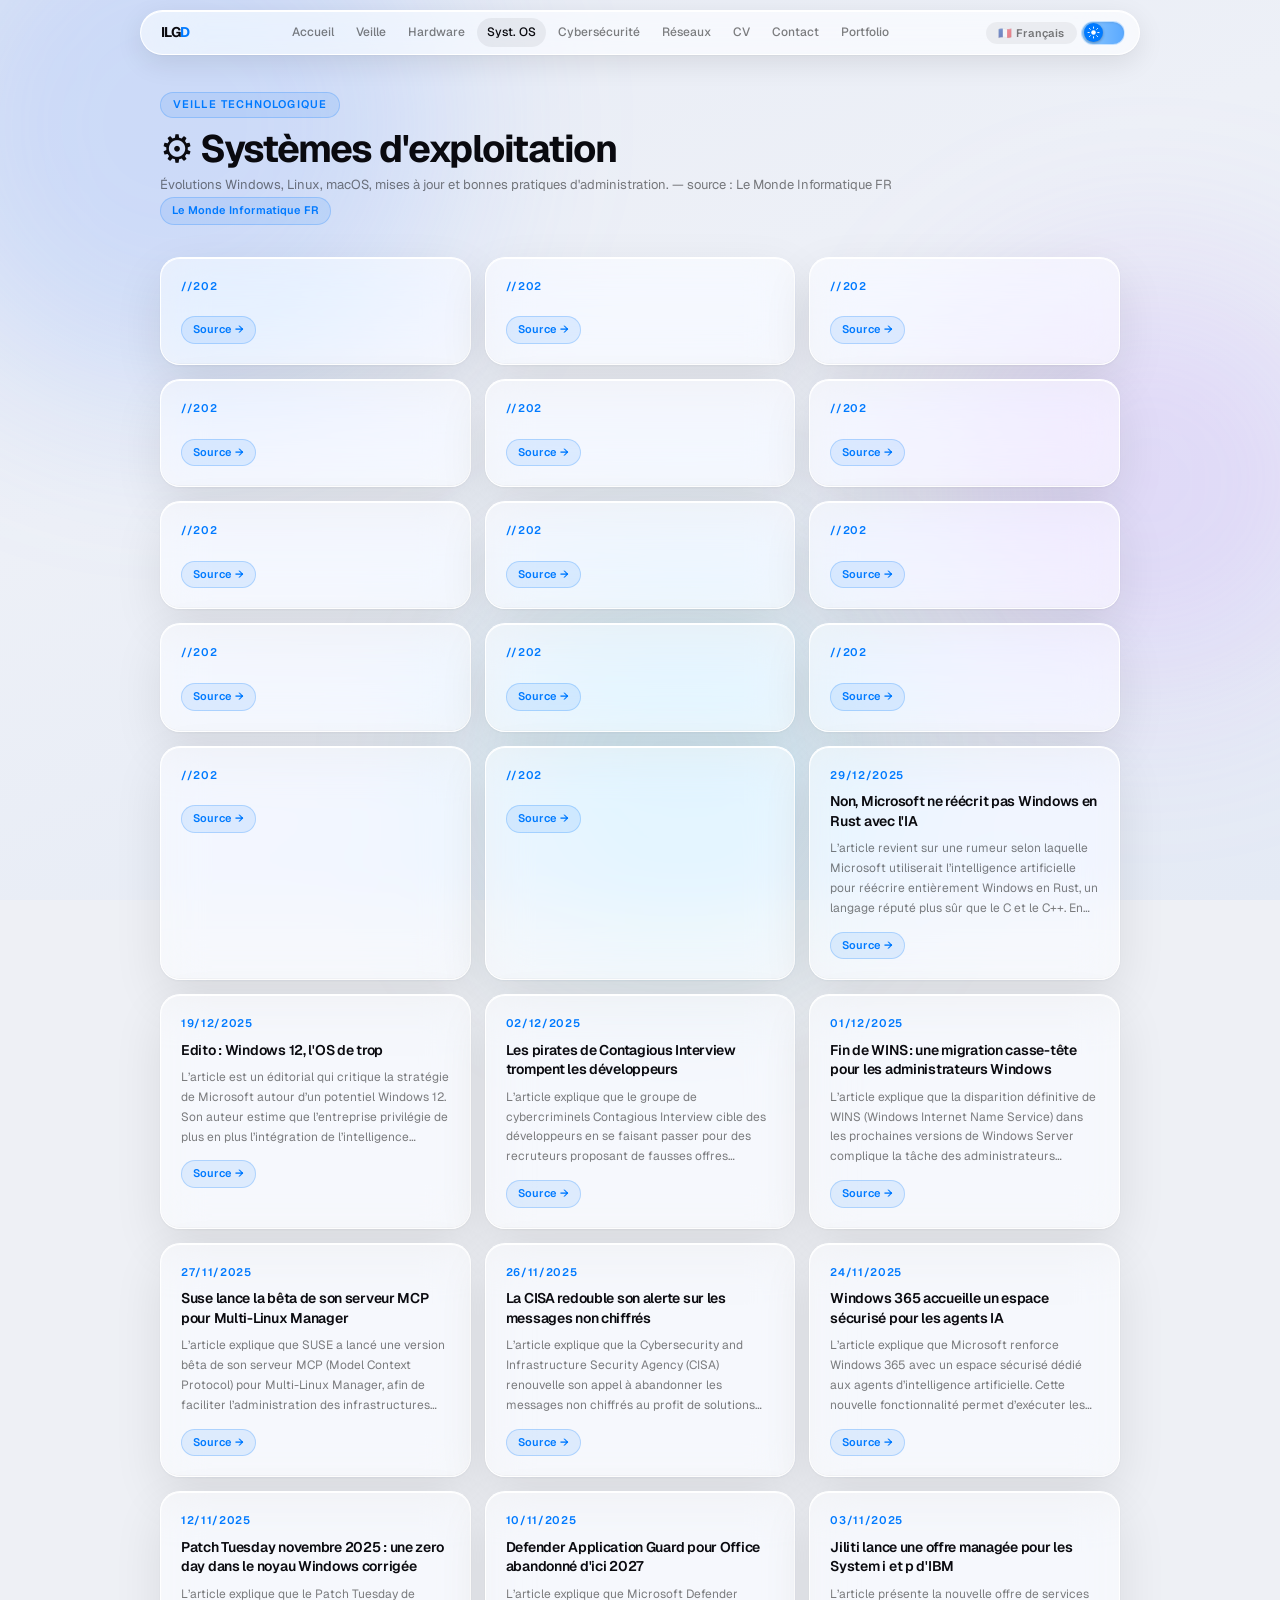
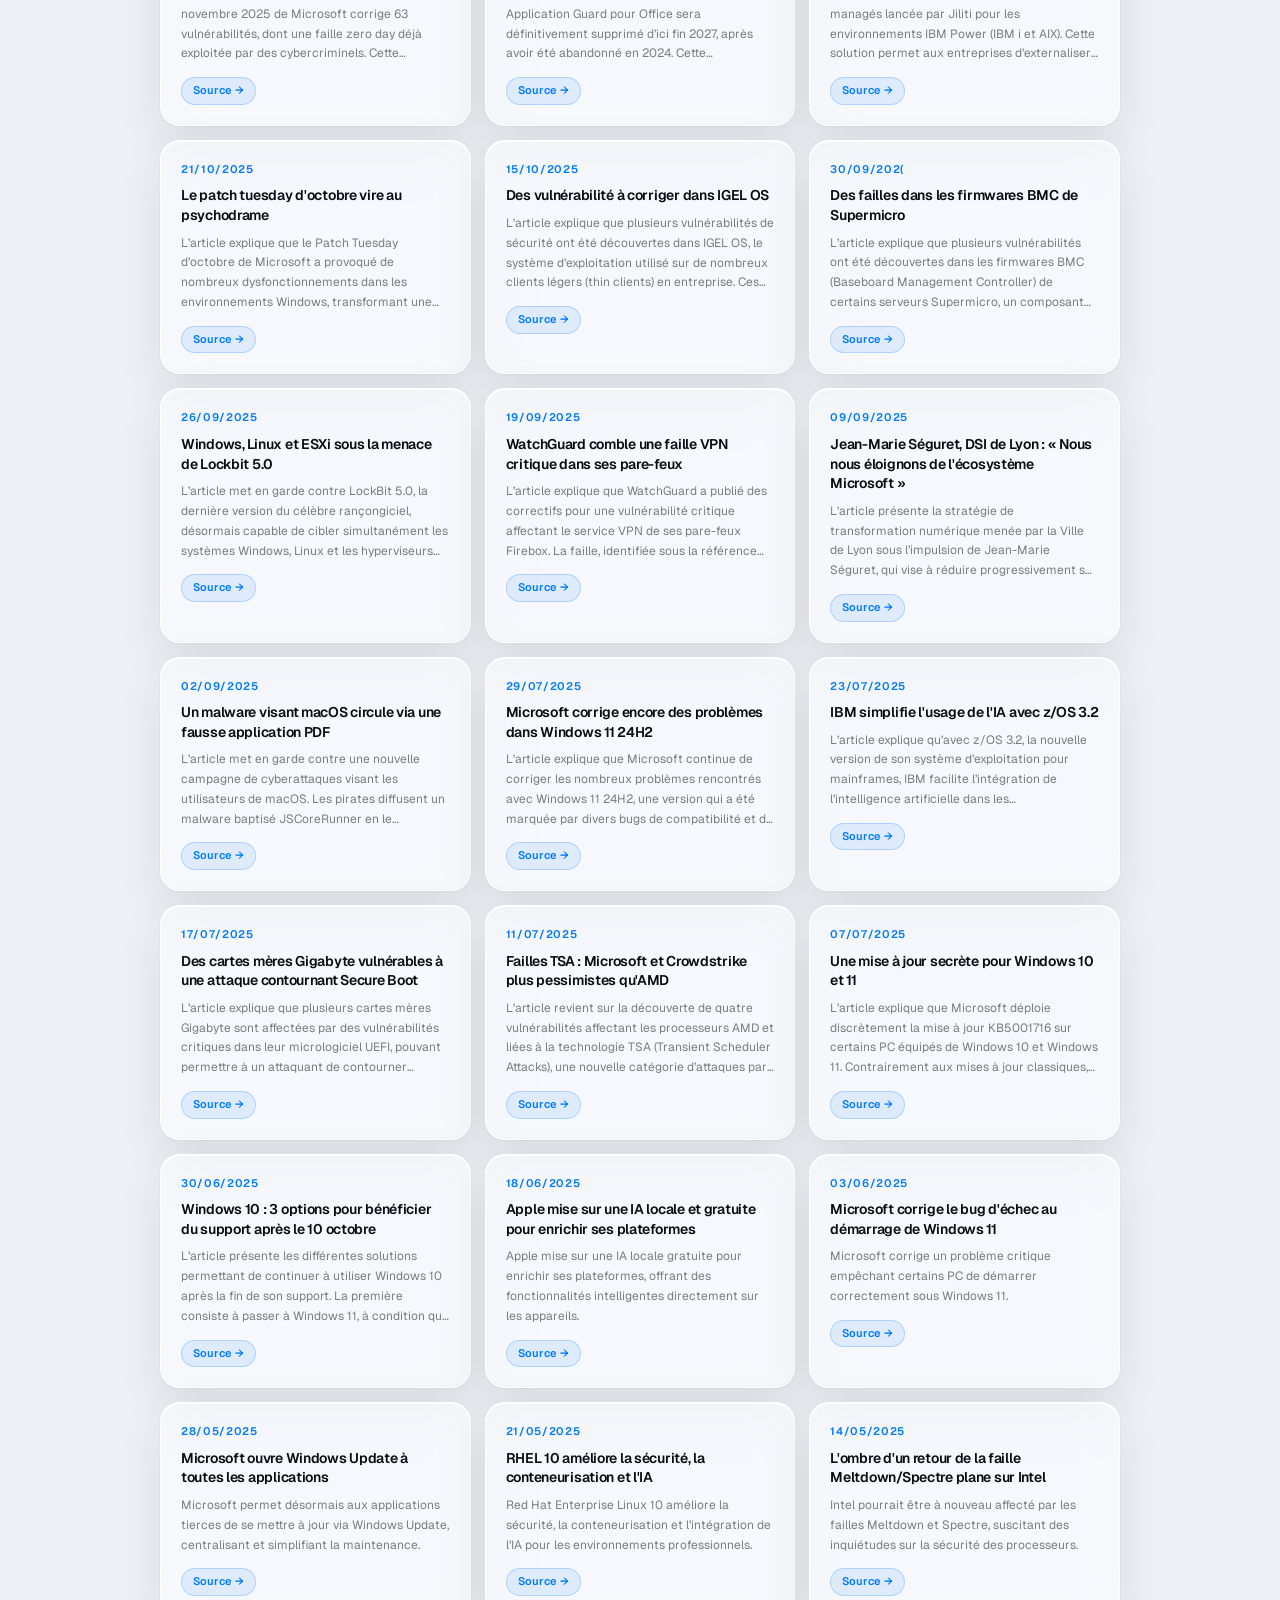
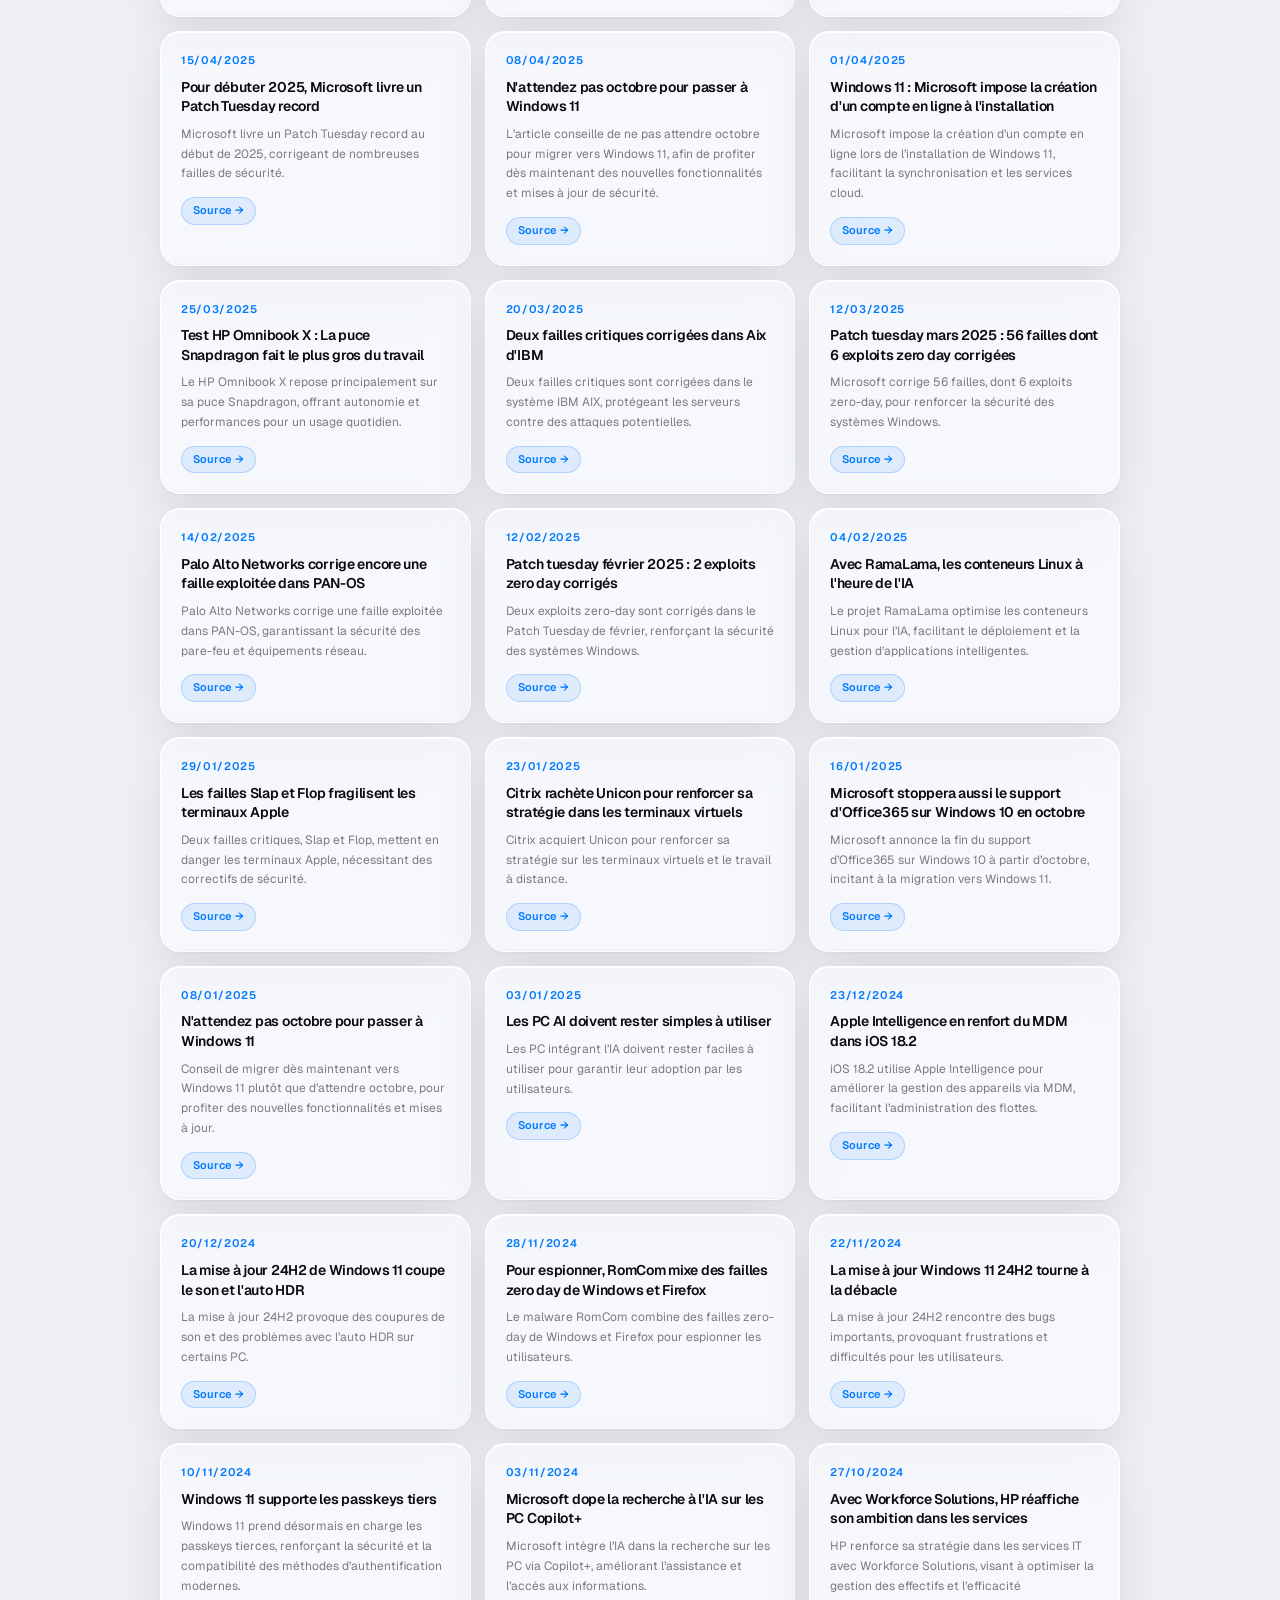
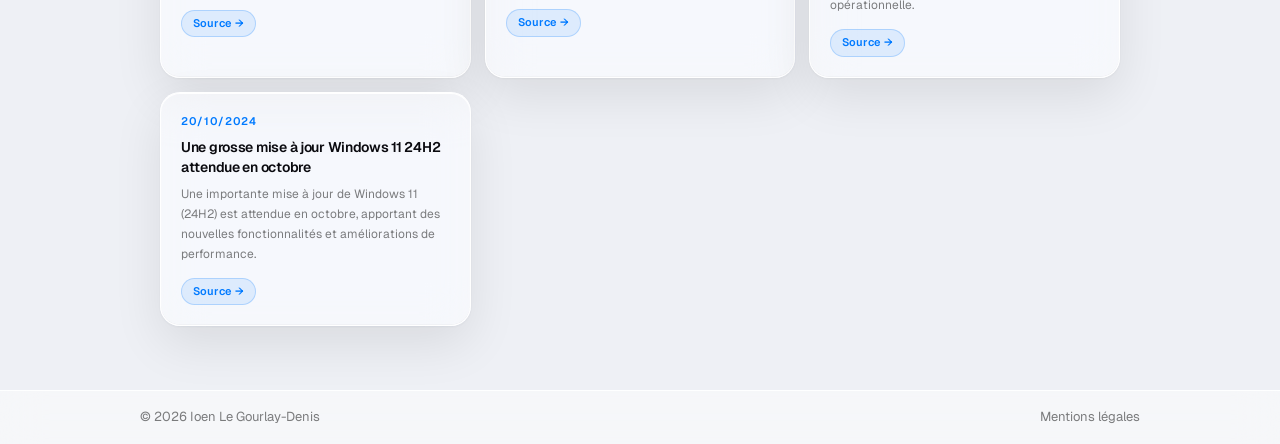
<file: systemedexploitation.html>
<!DOCTYPE html>
<html lang="fr">
<head>
  <meta charset="UTF-8"/><meta name="viewport" content="width=device-width,initial-scale=1.0"/>
  <title>Systèmes d'exploitation — Veille Technologique — Ioen Le Gourlay-Denis</title>
  <link rel="preconnect" href="https://fonts.googleapis.com"/>
  <link href="https://fonts.googleapis.com/css2?family=Geist:wght@300;400;500;600;700&display=swap" rel="stylesheet"/>
  <link rel="stylesheet" href="vt-styles.css"/>
</head>
<body>
<div class="bg-canvas" aria-hidden="true"><div class="bg-blob b1"></div><div class="bg-blob b2"></div><div class="bg-blob b3"></div></div>
<nav class="site-nav" id="nav">
  <div class="nav-pill">
    <a href="index.html" class="nav-logo">ILG<em>D</em></a>
    <div class="nav-links">
      <a href="index.html" class="nav-a">Accueil</a>
      <a href="veilletechnologique.html" class="nav-a">Veille</a>
      <a href="hardware.html" class="nav-a">Hardware</a>
      <a href="systemedexploitation.html" class="nav-a active">Syst. OS</a>
      <a href="cybersecurite.html" class="nav-a">Cybersécurité</a>
      <a href="reseaux.html" class="nav-a">Réseaux</a>
      <a href="cv.html" class="nav-a">CV</a>
        <a href="contact.html" class="nav-a">Contact</a>
      <a href="portfolio.html" class="nav-a">Portfolio</a>
    </div>
    <select class="lang-select" id="langSelect" aria-label="Changer la langue">
      <option value="fr">🇫🇷 Français</option>
      <option value="en">🇬🇧 English</option>
    </select>
    <label class="theme-toggle" id="themeToggle" aria-label="Basculer le mode sombre">
      <input type="checkbox" id="themeCheckbox">
      <span class="theme-track">
        <span class="theme-thumb">
          <svg class="icon-sun" viewBox="0 0 24 24" xmlns="http://www.w3.org/2000/svg">
            <circle cx="12" cy="12" r="4.2" fill="#fff"/>
            <g stroke="#fff" stroke-width="1.7" stroke-linecap="round">
              <line x1="12" y1="1.8" x2="12" y2="4.2"/>
              <line x1="12" y1="19.8" x2="12" y2="22.2"/>
              <line x1="1.8" y1="12" x2="4.2" y2="12"/>
              <line x1="19.8" y1="12" x2="22.2" y2="12"/>
              <line x1="4.4" y1="4.4" x2="6.1" y2="6.1"/>
              <line x1="17.9" y1="17.9" x2="19.6" y2="19.6"/>
              <line x1="4.4" y1="19.6" x2="6.1" y2="17.9"/>
              <line x1="17.9" y1="6.1" x2="19.6" y2="4.4"/>
            </g>
          </svg>
          <svg class="icon-moon" viewBox="0 0 24 24" xmlns="http://www.w3.org/2000/svg">
            <path d="M20.2 14.9A8.4 8.4 0 1 1 9.6 4.3a6.7 6.7 0 0 0 10.6 10.6z" fill="#000"/>
          </svg>
        </span>
      </span>
    </label>
    <button class="burger" id="burger"><span></span><span></span></button>
  </div>
</nav>
<div class="mobile-drawer glass" id="drawer">
  <a href="index.html">Accueil</a><a href="veilletechnologique.html">Veille</a>
  <a href="hardware.html">Hardware</a><a href="systemedexploitation.html">Syst. d'exploitation</a>
  <a href="cybersecurite.html">Cybersécurité</a><a href="reseaux.html">Réseaux</a><a href="cv.html">CV</a>
  <a href="contact.html">Contact</a><a href="portfolio.html">Portfolio</a>
</div>
<main class="page">
  <div class="container">
    <div class="container" style="max-width:680px; margin-top: 90px;"></div>
    <div class="detail-hero ios-anim" data-d="0">
      <span class="eyebrow">Veille Technologique</span>
      <h1 data-fr="⚙️ Systèmes d'exploitation" data-en="⚙️ Operating systems">Systèmes d'exploitation</h1>
      <p data-fr="Évolutions Windows, Linux, macOS, mises à jour et bonnes pratiques d'administration. — source : Le Monde Informatique FR" data-en="Developments in Windows, Linux, macOS, updates and best practices for administration. — source: Le Monde Informatique FR">Évolutions Windows, Linux, macOS, mises à jour et bonnes pratiques d'administration. — source : Le Monde Informatique FR</p>
        <a href="https://www.lemondeinformatique.fr/systeme-d-exploitation-64-page-2.html" target="_blank" rel="noopener" class="article-source">Le Monde Informatique FR</a>
    </div>
    <div class="articles-grid">
    <div class="glass article-card ios-anim" data-d="0">
      <time class="article-date">//202</time>
      <div class="article-title"><a href="" target="_blank" rel="noopener" data-fr="" data-en=""></a></div>
      <p class="article-summary" data-fr="" data-en=""></p>
      <a href="https://www.lemondeinformatique.fr/systeme-d-exploitation-64-page-1.html" target="_blank" rel="noopener" class="article-source">Source →</a>
    </div>
    <div class="glass article-card ios-anim" data-d="0">
      <time class="article-date">//202</time>
      <div class="article-title"><a href="" target="_blank" rel="noopener" data-fr="" data-en=""></a></div>
      <p class="article-summary" data-fr="" data-en=""></p>
      <a href="https://www.lemondeinformatique.fr/systeme-d-exploitation-64-page-1.html" target="_blank" rel="noopener" class="article-source">Source →</a>
    </div>
    <div class="glass article-card ios-anim" data-d="0">
      <time class="article-date">//202</time>
      <div class="article-title"><a href="" target="_blank" rel="noopener" data-fr="" data-en=""></a></div>
      <p class="article-summary" data-fr="" data-en=""></p>
      <a href="https://www.lemondeinformatique.fr/systeme-d-exploitation-64-page-1.html" target="_blank" rel="noopener" class="article-source">Source →</a>
    </div>
    <div class="glass article-card ios-anim" data-d="0">
      <time class="article-date">//202</time>
      <div class="article-title"><a href="" target="_blank" rel="noopener" data-fr="" data-en=""></a></div>
      <p class="article-summary" data-fr="" data-en=""></p>
      <a href="https://www.lemondeinformatique.fr/systeme-d-exploitation-64-page-1.html" target="_blank" rel="noopener" class="article-source">Source →</a>
    </div>
    <div class="glass article-card ios-anim" data-d="0">
      <time class="article-date">//202</time>
      <div class="article-title"><a href="" target="_blank" rel="noopener" data-fr="" data-en=""></a></div>
      <p class="article-summary" data-fr="" data-en=""></p>
      <a href="https://www.lemondeinformatique.fr/systeme-d-exploitation-64-page-1.html" target="_blank" rel="noopener" class="article-source">Source →</a>
    </div>
    <div class="glass article-card ios-anim" data-d="0">
      <time class="article-date">//202</time>
      <div class="article-title"><a href="" target="_blank" rel="noopener" data-fr="" data-en=""></a></div>
      <p class="article-summary" data-fr="" data-en=""></p>
      <a href="https://www.lemondeinformatique.fr/systeme-d-exploitation-64-page-1.html" target="_blank" rel="noopener" class="article-source">Source →</a>
    </div>
    <div class="glass article-card ios-anim" data-d="0">
      <time class="article-date">//202</time>
      <div class="article-title"><a href="" target="_blank" rel="noopener" data-fr="" data-en=""></a></div>
      <p class="article-summary" data-fr="" data-en=""></p>
      <a href="https://www.lemondeinformatique.fr/systeme-d-exploitation-64-page-1.html" target="_blank" rel="noopener" class="article-source">Source →</a>
    </div>
    <div class="glass article-card ios-anim" data-d="0">
      <time class="article-date">//202</time>
      <div class="article-title"><a href="" target="_blank" rel="noopener" data-fr="" data-en=""></a></div>
      <p class="article-summary" data-fr="" data-en=""></p>
      <a href="https://www.lemondeinformatique.fr/systeme-d-exploitation-64-page-1.html" target="_blank" rel="noopener" class="article-source">Source →</a>
    </div>
    <div class="glass article-card ios-anim" data-d="0">
      <time class="article-date">//202</time>
      <div class="article-title"><a href="" target="_blank" rel="noopener" data-fr="" data-en=""></a></div>
      <p class="article-summary" data-fr="" data-en=""></p>
      <a href="https://www.lemondeinformatique.fr/systeme-d-exploitation-64-page-1.html" target="_blank" rel="noopener" class="article-source">Source →</a>
    </div>
    <div class="glass article-card ios-anim" data-d="0">
      <time class="article-date">//202</time>
      <div class="article-title"><a href="" target="_blank" rel="noopener" data-fr="" data-en=""></a></div>
      <p class="article-summary" data-fr="" data-en=""></p>
      <a href="https://www.lemondeinformatique.fr/systeme-d-exploitation-64-page-1.html" target="_blank" rel="noopener" class="article-source">Source →</a>
    </div>
    <div class="glass article-card ios-anim" data-d="0">
      <time class="article-date">//202</time>
      <div class="article-title"><a href="" target="_blank" rel="noopener" data-fr="" data-en=""></a></div>
      <p class="article-summary" data-fr="" data-en=""></p>
      <a href="https://www.lemondeinformatique.fr/systeme-d-exploitation-64-page-1.html" target="_blank" rel="noopener" class="article-source">Source →</a>
    </div>
    <div class="glass article-card ios-anim" data-d="0">
      <time class="article-date">//202</time>
      <div class="article-title"><a href="" target="_blank" rel="noopener" data-fr="" data-en=""></a></div>
      <p class="article-summary" data-fr="" data-en=""></p>
      <a href="https://www.lemondeinformatique.fr/systeme-d-exploitation-64-page-1.html" target="_blank" rel="noopener" class="article-source">Source →</a>
    </div>
    <div class="glass article-card ios-anim" data-d="0">
      <time class="article-date">//202</time>
      <div class="article-title"><a href="" target="_blank" rel="noopener" data-fr="" data-en=""></a></div>
      <p class="article-summary" data-fr="" data-en=""></p>
      <a href="https://www.lemondeinformatique.fr/systeme-d-exploitation-64-page-1.html" target="_blank" rel="noopener" class="article-source">Source →</a>
    </div>
    <div class="glass article-card ios-anim" data-d="0">
      <time class="article-date">//202</time>
      <div class="article-title"><a href="" target="_blank" rel="noopener" data-fr="" data-en=""></a></div>
      <p class="article-summary" data-fr="" data-en=""></p>
      <a href="https://www.lemondeinformatique.fr/systeme-d-exploitation-64-page-1.html" target="_blank" rel="noopener" class="article-source">Source →</a>
    </div>
    <div class="glass article-card ios-anim" data-d="0">
      <time class="article-date">29/12/2025</time>
      <div class="article-title"><a href="https://www.lemondeinformatique.fr/actualites/lire-non-microsoft-ne-reecrit-pas-windows-en-rust-avec-l-ia-98903.html" target="_blank" rel="noopener" data-fr="Non, Microsoft ne réécrit pas Windows en Rust avec l'IA" data-en="No, Microsoft is not rewriting Windows in Rust using AI.">Non, Microsoft ne réécrit pas Windows en Rust avec l'IA</a></div>
      <p class="article-summary" data-fr="L’article revient sur une rumeur selon laquelle Microsoft utiliserait l’intelligence artificielle pour réécrire entièrement Windows en Rust, un langage réputé plus sûr que le C et le C++. En réalité, Microsoft a démenti cette interprétation : il ne s’agit pas d’un projet visant à réécrire tout le système d’exploitation, mais d’un programme de recherche destiné à développer des outils capables de traduire automatiquement de grandes bases de code de C/C++ vers Rust à l’aide de l’IA. L’objectif est d’explorer des méthodes pour moderniser certains composants logiciels et améliorer leur sécurité, sans remettre en cause l’architecture actuelle de Windows. L’article rappelle ainsi que, si Microsoft investit depuis plusieurs années dans Rust pour certains projets, aucune réécriture complète de Windows n’est prévue à ce jour." data-en="The article addresses a rumor suggesting that Microsoft is using artificial intelligence to completely rewrite Windows in Rust, a language considered safer than C and C++. In reality, Microsoft has refuted this interpretation: the initiative is not a project to rewrite the entire operating system, but rather a research program aimed at developing tools capable of automatically translating large C/C++ codebases into Rust using AI. The goal is to explore methods for modernizing specific software components and enhancing their security without altering Windows' current architecture. The article notes that while Microsoft has been investing in Rust for various projects for several years, no complete rewrite of Windows is currently planned.">L’article revient sur une rumeur selon laquelle Microsoft utiliserait l’intelligence artificielle pour réécrire entièrement Windows en Rust, un langage réputé plus sûr que le C et le C++. En réalité, Microsoft a démenti cette interprétation : il ne s’agit pas d’un projet visant à réécrire tout le système d’exploitation, mais d’un programme de recherche destiné à développer des outils capables de traduire automatiquement de grandes bases de code de C/C++ vers Rust à l’aide de l’IA. L’objectif est d’explorer des méthodes pour moderniser certains composants logiciels et améliorer leur sécurité, sans remettre en cause l’architecture actuelle de Windows. L’article rappelle ainsi que, si Microsoft investit depuis plusieurs années dans Rust pour certains projets, aucune réécriture complète de Windows n’est prévue à ce jour.</p>
      <a href="https://www.lemondeinformatique.fr/systeme-d-exploitation-64-page-1.html" target="_blank" rel="noopener" class="article-source">Source →</a>
    </div>
    <div class="glass article-card ios-anim" data-d="0">
      <time class="article-date">19/12/2025</time>
      <div class="article-title"><a href="https://www.lemondeinformatique.fr/actualites/lire-edito-windows-12-l-os-de-trop-98587.html" target="_blank" rel="noopener" data-fr="Edito : Windows 12, l'OS de trop" data-en="Editorial: Windows 12, the OS that went too far">Edito : Windows 12, l'OS de trop</a></div>
      <p class="article-summary" data-fr="L’article est un éditorial qui critique la stratégie de Microsoft autour d’un potentiel Windows 12. Son auteur estime que l’entreprise privilégie de plus en plus l’intégration de l’intelligence artificielle, des services cloud et des comptes Microsoft obligatoires, au détriment des attentes d’une partie des utilisateurs. Selon lui, un nouveau système d’exploitation risquerait surtout d’imposer davantage de contraintes, comme des exigences matérielles plus élevées, une dépendance accrue aux services en ligne et une collecte de données renforcée, alors que de nombreux utilisateurs ne sont pas encore pleinement passés à Windows 11. L’éditorial s’interroge donc sur la pertinence de lancer une nouvelle version de Windows et plaide plutôt pour l’amélioration et la stabilisation de l’existant que pour une nouvelle évolution majeure. Il s'agit toutefois d'une opinion de l'auteur et non d'une annonce officielle ou d'une information confirmée par Microsoft." data-en="This article is an editorial criticizing Microsoft’s strategy regarding a potential Windows 12. The author argues that the company is increasingly prioritizing the integration of artificial intelligence, cloud services, and mandatory Microsoft accounts, often at the expense of what some users actually want. In his view, a new operating system would likely impose further constraints—such as higher hardware requirements, greater reliance on online services, and increased data collection—at a time when many users have not yet fully transitioned to Windows 11. The editorial questions the wisdom of launching a new version of Windows, advocating instead for the improvement and stabilization of the current system rather than another major evolution. However, this reflects the author's opinion and is not an official announcement or confirmed information from Microsoft.">L’article est un éditorial qui critique la stratégie de Microsoft autour d’un potentiel Windows 12. Son auteur estime que l’entreprise privilégie de plus en plus l’intégration de l’intelligence artificielle, des services cloud et des comptes Microsoft obligatoires, au détriment des attentes d’une partie des utilisateurs. Selon lui, un nouveau système d’exploitation risquerait surtout d’imposer davantage de contraintes, comme des exigences matérielles plus élevées, une dépendance accrue aux services en ligne et une collecte de données renforcée, alors que de nombreux utilisateurs ne sont pas encore pleinement passés à Windows 11. L’éditorial s’interroge donc sur la pertinence de lancer une nouvelle version de Windows et plaide plutôt pour l’amélioration et la stabilisation de l’existant que pour une nouvelle évolution majeure. Il s'agit toutefois d'une opinion de l'auteur et non d'une annonce officielle ou d'une information confirmée par Microsoft.</p>
      <a href="https://www.lemondeinformatique.fr/systeme-d-exploitation-64-page-1.html" target="_blank" rel="noopener" class="article-source">Source →</a>
    </div>
    <div class="glass article-card ios-anim" data-d="0">
      <time class="article-date">02/12/2025</time>
      <div class="article-title"><a href="https://www.lemondeinformatique.fr/actualites/lire-les-pirates-de-contagious-interview-trompent-les-developpeurs-98673.html" target="_blank" rel="noopener" data-fr="Les pirates de Contagious Interview trompent les développeurs" data-en="The Contagious Interview hackers are tricking developers.">Les pirates de Contagious Interview trompent les développeurs</a></div>
      <p class="article-summary" data-fr="L’article explique que le groupe de cybercriminels Contagious Interview cible des développeurs en se faisant passer pour des recruteurs proposant de fausses offres d’emploi. Lors de prétendus entretiens techniques, les victimes sont invitées à télécharger ou à exécuter des projets contenant du code malveillant, ce qui permet aux attaquants de déployer des logiciels espions, de voler des identifiants, des portefeuilles de cryptomonnaies et d’obtenir un accès à leurs ordinateurs. Cette campagne de social engineering, attribuée à un groupe lié à la Corée du Nord selon plusieurs chercheurs en cybersécurité, s'appuie sur des plateformes professionnelles et des dépôts de code pour paraître crédible. L’article rappelle aux développeurs de toujours vérifier l’identité des recruteurs, d’analyser les projets reçus dans un environnement isolé et de ne jamais exécuter de code provenant de sources non vérifiées." data-en="The article explains that the cybercriminal group Contagious Interview targets developers by posing as recruiters offering fake job opportunities. During supposed technical interviews, victims are asked to download or run projects containing malicious code, enabling attackers to deploy spyware, steal credentials and cryptocurrency wallets, and gain access to their computers. This social engineering campaign—attributed by several cybersecurity researchers to a group linked to North Korea—leverages professional platforms and code repositories to appear credible. The article reminds developers to always verify recruiters' identities, analyze received projects in an isolated environment, and never execute code from unverified sources.">L’article explique que le groupe de cybercriminels Contagious Interview cible des développeurs en se faisant passer pour des recruteurs proposant de fausses offres d’emploi. Lors de prétendus entretiens techniques, les victimes sont invitées à télécharger ou à exécuter des projets contenant du code malveillant, ce qui permet aux attaquants de déployer des logiciels espions, de voler des identifiants, des portefeuilles de cryptomonnaies et d’obtenir un accès à leurs ordinateurs. Cette campagne de social engineering, attribuée à un groupe lié à la Corée du Nord selon plusieurs chercheurs en cybersécurité, s'appuie sur des plateformes professionnelles et des dépôts de code pour paraître crédible. L’article rappelle aux développeurs de toujours vérifier l’identité des recruteurs, d’analyser les projets reçus dans un environnement isolé et de ne jamais exécuter de code provenant de sources non vérifiées.</p>
      <a href="https://www.lemondeinformatique.fr/systeme-d-exploitation-64-page-1.html" target="_blank" rel="noopener" class="article-source">Source →</a>
    </div>
    <div class="glass article-card ios-anim" data-d="0">
      <time class="article-date">01/12/2025</time>
      <div class="article-title"><a href="https://www.lemondeinformatique.fr/actualites/lire-fin-de-winset-8239-une-migration-casse-tete-pour-les-administrateurs-windows%C2%A0-98656.html" target="_blank" rel="noopener" data-fr="Fin de WINS : une migration casse-tête pour les administrateurs Windows " data-en="The End of WINS: A Headache-Inducing Migration for Windows Administrators">Fin de WINS : une migration casse-tête pour les administrateurs Windows </a></div>
      <p class="article-summary" data-fr="L’article explique que la disparition définitive de WINS (Windows Internet Name Service) dans les prochaines versions de Windows Server complique la tâche des administrateurs informatiques qui s’appuient encore sur cette ancienne technologie de résolution de noms. Bien que WINS soit considéré comme obsolète depuis de nombreuses années au profit de DNS, certaines applications métiers et infrastructures héritées en dépendent toujours. Sa suppression oblige donc les entreprises à identifier ces dépendances, à moderniser leurs applications ou à mettre en place des solutions de remplacement, une migration qui peut s’avérer longue et complexe dans les environnements anciens. L’article rappelle ainsi que l’abandon progressif des technologies historiques de Windows est nécessaire pour améliorer la sécurité et les performances, mais qu’il impose aux organisations de planifier soigneusement la transition afin d’éviter des interruptions de service." data-en="The article explains that the permanent removal of WINS (Windows Internet Name Service) in future versions of Windows Server complicates matters for IT administrators who still rely on this legacy name resolution technology. Although WINS has long been considered obsolete in favor of DNS, certain business applications and legacy infrastructures still depend on it. Its removal therefore compels companies to identify these dependencies, modernize their applications, or implement replacement solutions—a migration process that can prove lengthy and complex in older environments. The article notes that while phasing out legacy Windows technologies is necessary to improve security and performance, it requires organizations to carefully plan the transition to avoid service disruptions.">The article explains that the permanent removal of WINS (Windows Internet Name Service) in future versions of Windows Server complicates matters for IT administrators who still rely on this legacy name resolution technology. Although WINS has long been considered obsolete in favor of DNS, certain business applications and legacy infrastructures still depend on it. Its removal therefore compels companies to identify these dependencies, modernize their applications, or implement replacement solutions—a migration process that can prove lengthy and complex in older environments. The article notes that while phasing out legacy Windows technologies is necessary to improve security and performance, it requires organizations to carefully plan the transition to avoid service disruptions.</p>
      <a href="https://www.lemondeinformatique.fr/systeme-d-exploitation-64-page-1.html" target="_blank" rel="noopener" class="article-source">Source →</a>
    </div>
    <div class="glass article-card ios-anim" data-d="0">
      <time class="article-date">27/11/2025</time>
      <div class="article-title"><a href="https://www.lemondeinformatique.fr/actualites/lire-suse-lance-la-beta-de-son-serveur-mcp-pour-multi-linux-manager-98635.html" target="_blank" rel="noopener" data-fr="Suse lance la bêta de son serveur MCP pour Multi-Linux Manager" data-en="SUSE launches the beta of its MCP server for Multi-Linux Manager.">Suse lance la bêta de son serveur MCP pour Multi-Linux Manager</a></div>
      <p class="article-summary" data-fr="L’article explique que SUSE a lancé une version bêta de son serveur MCP (Model Context Protocol) pour Multi-Linux Manager, afin de faciliter l’administration des infrastructures Linux à l’aide de l’intelligence artificielle. Ce serveur permet à des assistants IA compatibles avec le protocole MCP d’interagir en langage naturel avec les serveurs Linux pour consulter l’état des systèmes, identifier les mises à jour de sécurité, planifier des correctifs ou encore gérer les opérations de maintenance. L’objectif est de simplifier les tâches des administrateurs tout en conservant un contrôle humain sur les actions sensibles, grâce à des mécanismes de validation et d’authentification. Cette initiative illustre la volonté de SUSE d’intégrer progressivement l’IA dans la gestion des infrastructures informatiques, tout en mettant l’accent sur la sécurité et la gouvernance des opérations." data-en="The article explains that SUSE has launched a beta version of its MCP (Model Context Protocol) server for Multi-Linux Manager to facilitate Linux infrastructure administration using artificial intelligence. This server enables MCP-compatible AI assistants to interact with Linux servers using natural language to check system status, identify security updates, schedule patches, and manage maintenance operations. The goal is to simplify tasks for administrators while maintaining human control over sensitive actions through validation and authentication mechanisms. This initiative demonstrates SUSE’s commitment to gradually integrating AI into IT infrastructure management, while prioritizing operational security and governance.">L’article explique que SUSE a lancé une version bêta de son serveur MCP (Model Context Protocol) pour Multi-Linux Manager, afin de faciliter l’administration des infrastructures Linux à l’aide de l’intelligence artificielle. Ce serveur permet à des assistants IA compatibles avec le protocole MCP d’interagir en langage naturel avec les serveurs Linux pour consulter l’état des systèmes, identifier les mises à jour de sécurité, planifier des correctifs ou encore gérer les opérations de maintenance. L’objectif est de simplifier les tâches des administrateurs tout en conservant un contrôle humain sur les actions sensibles, grâce à des mécanismes de validation et d’authentification. Cette initiative illustre la volonté de SUSE d’intégrer progressivement l’IA dans la gestion des infrastructures informatiques, tout en mettant l’accent sur la sécurité et la gouvernance des opérations.</p>
      <a href="https://www.lemondeinformatique.fr/systeme-d-exploitation-64-page-1.html" target="_blank" rel="noopener" class="article-source">Source →</a>
    </div>
    <div class="glass article-card ios-anim" data-d="0">
      <time class="article-date">26/11/2025</time>
      <div class="article-title"><a href="https://www.lemondeinformatique.fr/actualites/lire-la-cisa-redouble-son-alerte-sur-les-messages-non-chiffres-98609.html" target="_blank" rel="noopener" data-fr="La CISA redouble son alerte sur les messages non chiffrés" data-en="CISA doubles down on its warning regarding unencrypted messages.">La CISA redouble son alerte sur les messages non chiffrés</a></div>
      <p class="article-summary" data-fr="L’article explique que la Cybersecurity and Infrastructure Security Agency (CISA) renouvelle son appel à abandonner les messages non chiffrés au profit de solutions offrant un chiffrement de bout en bout. Cette recommandation fait suite à la multiplication des campagnes d'espionnage ciblant les communications électroniques, notamment celles de responsables gouvernementaux, d'entreprises et d'organisations sensibles. La CISA rappelle que les SMS et les messages non chiffrés peuvent être interceptés plus facilement, tandis que des applications comme Signal ou WhatsApp offrent une meilleure protection des échanges lorsqu'elles sont correctement configurées. L'agence insiste également sur l'importance d'activer l'authentification multifacteur, de vérifier les appareils associés à son compte et de maintenir ses applications à jour, car même un service chiffré ne protège pas contre le vol de compte ou les attaques par hameçonnage." data-en="The article explains that the Cybersecurity and Infrastructure Security Agency (CISA) is renewing its call to move away from unencrypted messaging in favor of solutions offering end-to-end encryption. This recommendation follows a rise in espionage campaigns targeting electronic communications—particularly those involving government officials, businesses, and sensitive organizations. CISA notes that SMS and unencrypted messages are more easily intercepted, whereas apps like Signal or WhatsApp offer better protection for communications when properly configured. The agency also emphasizes the importance of enabling multi-factor authentication, verifying devices linked to one's account, and keeping applications up to date, as even an encrypted service does not protect against account theft or phishing attacks.">L’article explique que la Cybersecurity and Infrastructure Security Agency (CISA) renouvelle son appel à abandonner les messages non chiffrés au profit de solutions offrant un chiffrement de bout en bout. Cette recommandation fait suite à la multiplication des campagnes d'espionnage ciblant les communications électroniques, notamment celles de responsables gouvernementaux, d'entreprises et d'organisations sensibles. La CISA rappelle que les SMS et les messages non chiffrés peuvent être interceptés plus facilement, tandis que des applications comme Signal ou WhatsApp offrent une meilleure protection des échanges lorsqu'elles sont correctement configurées. L'agence insiste également sur l'importance d'activer l'authentification multifacteur, de vérifier les appareils associés à son compte et de maintenir ses applications à jour, car même un service chiffré ne protège pas contre le vol de compte ou les attaques par hameçonnage.</p>
      <a href="https://www.lemondeinformatique.fr/systeme-d-exploitation-64-page-1.html" target="_blank" rel="noopener" class="article-source">Source →</a>
    </div>
    <div class="glass article-card ios-anim" data-d="0">
      <time class="article-date">24/11/2025</time>
      <div class="article-title"><a href="https://www.lemondeinformatique.fr/actualites/lire-windows-365-accueille-un-espace-securise-pour-les-agents-ia-98576.html" target="_blank" rel="noopener" data-fr="Windows 365 accueille un espace sécurisé pour les agents IA" data-en="Windows 365 hosts a secure space for AI agents.">Windows 365 accueille un espace sécurisé pour les agents IA</a></div>
      <p class="article-summary" data-fr="L’article explique que Microsoft renforce Windows 365 avec un espace sécurisé dédié aux agents d’intelligence artificielle. Cette nouvelle fonctionnalité permet d’exécuter les agents IA dans un environnement isolé du reste du système, afin de limiter les risques liés à leur accès aux données, aux applications et aux ressources de l’entreprise. Les administrateurs peuvent ainsi mieux contrôler les autorisations accordées aux agents, surveiller leurs activités et appliquer les politiques de sécurité de l’organisation. L’objectif est de favoriser le déploiement des agents IA en entreprise tout en réduisant les risques de compromission, de fuite de données ou d’utilisation abusive des privilèges. Cette évolution illustre la volonté de Microsoft d’intégrer davantage de mécanismes de gouvernance et de sécurité à mesure que les agents IA deviennent des outils courants dans les environnements professionnels." data-en="The article explains that Microsoft is enhancing Windows 365 with a secure space dedicated to artificial intelligence agents. This new feature allows AI agents to run in an environment isolated from the rest of the system, thereby limiting risks associated with their access to corporate data, applications, and resources. Administrators can thus better control the permissions granted to agents, monitor their activities, and enforce the organization’s security policies. The goal is to facilitate the deployment of AI agents within enterprises while reducing the risks of compromise, data leaks, or privilege misuse. This development reflects Microsoft’s commitment to integrating greater governance and security mechanisms as AI agents become commonplace tools in professional environments.">L’article explique que Microsoft renforce Windows 365 avec un espace sécurisé dédié aux agents d’intelligence artificielle. Cette nouvelle fonctionnalité permet d’exécuter les agents IA dans un environnement isolé du reste du système, afin de limiter les risques liés à leur accès aux données, aux applications et aux ressources de l’entreprise. Les administrateurs peuvent ainsi mieux contrôler les autorisations accordées aux agents, surveiller leurs activités et appliquer les politiques de sécurité de l’organisation. L’objectif est de favoriser le déploiement des agents IA en entreprise tout en réduisant les risques de compromission, de fuite de données ou d’utilisation abusive des privilèges. Cette évolution illustre la volonté de Microsoft d’intégrer davantage de mécanismes de gouvernance et de sécurité à mesure que les agents IA deviennent des outils courants dans les environnements professionnels.</p>
      <a href="https://www.lemondeinformatique.fr/systeme-d-exploitation-64-page-1.html" target="_blank" rel="noopener" class="article-source">Source →</a>
    </div>
    <div class="glass article-card ios-anim" data-d="0">
      <time class="article-date">12/11/2025</time>
      <div class="article-title"><a href="https://www.lemondeinformatique.fr/actualites/lire-patch-tuesday-novembre-2025-une-zero-day-dans-le-noyau-windows-corrigee-98457.html" target="_blank" rel="noopener" data-fr="Patch Tuesday novembre 2025 : une zero day dans le noyau Windows corrigée" data-en="November 2025 Patch Tuesday: Windows kernel zero-day fixed">Patch Tuesday novembre 2025 : une zero day dans le noyau Windows corrigée</a></div>
      <p class="article-summary" data-fr="L’article explique que le Patch Tuesday de novembre 2025 de Microsoft corrige 63 vulnérabilités, dont une faille zero day déjà exploitée par des cybercriminels. Cette vulnérabilité, située dans le noyau Windows, permet à un attaquant ayant déjà un accès limité à un ordinateur d’élever ses privilèges jusqu’au niveau SYSTEM, offrant ainsi un contrôle quasi total de la machine. En plus de cette zero day, Microsoft a corrigé plusieurs failles critiques d’exécution de code à distance touchant notamment Microsoft Office, Windows Graphics (GDI+) et d’autres composants du système. L’article recommande aux entreprises comme aux particuliers d’installer rapidement les mises à jour de sécurité afin de se protéger contre des attaques déjà observées et de réduire les risques d’exploitation des autres vulnérabilités corrigées." data-en="The article explains that Microsoft’s November 2025 Patch Tuesday addresses 63 vulnerabilities, including a zero-day flaw already being exploited by cybercriminals. Located in the Windows kernel, this vulnerability allows an attacker who already has limited access to a computer to escalate their privileges to the SYSTEM level, thereby gaining near-total control over the machine. In addition to this zero-day, Microsoft patched several critical remote code execution flaws affecting Microsoft Office, Windows Graphics (GDI+), and other system components. The article advises both businesses and individuals to promptly install the security updates to protect against attacks already observed and to reduce the risk of exploitation regarding the other patched vulnerabilities.">L’article explique que le Patch Tuesday de novembre 2025 de Microsoft corrige 63 vulnérabilités, dont une faille zero day déjà exploitée par des cybercriminels. Cette vulnérabilité, située dans le noyau Windows, permet à un attaquant ayant déjà un accès limité à un ordinateur d’élever ses privilèges jusqu’au niveau SYSTEM, offrant ainsi un contrôle quasi total de la machine. En plus de cette zero day, Microsoft a corrigé plusieurs failles critiques d’exécution de code à distance touchant notamment Microsoft Office, Windows Graphics (GDI+) et d’autres composants du système. L’article recommande aux entreprises comme aux particuliers d’installer rapidement les mises à jour de sécurité afin de se protéger contre des attaques déjà observées et de réduire les risques d’exploitation des autres vulnérabilités corrigées.</p>
      <a href="https://www.lemondeinformatique.fr/systeme-d-exploitation-64-page-1.html" target="_blank" rel="noopener" class="article-source">Source →</a>
    </div>
    <div class="glass article-card ios-anim" data-d="0">
      <time class="article-date">10/11/2025</time>
      <div class="article-title"><a href="https://www.lemondeinformatique.fr/actualites/lire-defender-application-guard-pour-office-abandonne-d-ici-2027-98431.html" target="_blank" rel="noopener" data-fr="Defender Application Guard pour Office abandonné d'ici 2027" data-en="Defender Application Guard for Office to be discontinued by 2027">Defender Application Guard pour Office abandonné d'ici 2027</a></div>
      <p class="article-summary" data-fr="L’article explique que Microsoft Defender Application Guard pour Office sera définitivement supprimé d’ici fin 2027, après avoir été abandonné en 2024. Cette fonctionnalité permettait d’ouvrir les documents Word, Excel et PowerPoint provenant de sources non fiables dans un environnement isolé, afin d’empêcher d’éventuels logiciels malveillants d’accéder au système. À sa place, Microsoft privilégiera Protected View, complété par des mécanismes de sécurité comme les règles Attack Surface Reduction (ASR) de Microsoft Defender et Windows Defender Application Control (WDAC). Cette évolution vise à simplifier l’écosystème de sécurité de Microsoft, mais elle oblige les entreprises qui utilisaient Application Guard à adapter leurs stratégies de protection avant sa disparition définitive." data-en="The article explains that Microsoft Defender Application Guard for Office will be permanently removed by the end of 2027, following its deprecation in 2024. This feature allowed Word, Excel, and PowerPoint documents from untrusted sources to be opened in an isolated environment, preventing potential malware from accessing the system. In its place, Microsoft will prioritize Protected View, complemented by security mechanisms such as Microsoft Defender’s Attack Surface Reduction (ASR) rules and Windows Defender Application Control (WDAC). This shift aims to simplify Microsoft’s security ecosystem but requires organizations that relied on Application Guard to adjust their protection strategies before the feature is permanently retired.">L’article explique que Microsoft Defender Application Guard pour Office sera définitivement supprimé d’ici fin 2027, après avoir été abandonné en 2024. Cette fonctionnalité permettait d’ouvrir les documents Word, Excel et PowerPoint provenant de sources non fiables dans un environnement isolé, afin d’empêcher d’éventuels logiciels malveillants d’accéder au système. À sa place, Microsoft privilégiera Protected View, complété par des mécanismes de sécurité comme les règles Attack Surface Reduction (ASR) de Microsoft Defender et Windows Defender Application Control (WDAC). Cette évolution vise à simplifier l’écosystème de sécurité de Microsoft, mais elle oblige les entreprises qui utilisaient Application Guard à adapter leurs stratégies de protection avant sa disparition définitive.</p>
      <a href="https://www.lemondeinformatique.fr/systeme-d-exploitation-64-page-1.html" target="_blank" rel="noopener" class="article-source">Source →</a>
    </div>
    <div class="glass article-card ios-anim" data-d="0">
      <time class="article-date">03/11/2025</time>
      <div class="article-title"><a href="https://www.lemondeinformatique.fr/actualites/lire-jiliti-lance-une-offre-managee-pour-les-system-i-et-p-d-ibm-98361.html" target="_blank" rel="noopener" data-fr="Jiliti lance une offre managée pour les System i et p d'IBM" data-en="Jiliti launches a managed service offering for IBM System i and p.">Jiliti lance une offre managée pour les System i et p d'IBM</a></div>
      <p class="article-summary" data-fr="L’article présente la nouvelle offre de services managés lancée par Jiliti pour les environnements IBM Power (IBM i et AIX). Cette solution permet aux entreprises d’externaliser l’hébergement, la supervision, la maintenance et la sécurisation de leurs systèmes critiques dans un cloud souverain hébergé en France. L’objectif est d’aider les organisations qui utilisent encore ces plateformes à moderniser leur infrastructure sans avoir à migrer leurs applications vers une autre architecture. L’offre comprend notamment des services de sauvegarde, de reprise après sinistre, de supervision 24h/24 et 7j/7, ainsi qu’un accompagnement par des experts certifiés IBM. Elle répond aux enjeux actuels de continuité d’activité, de cybersécurité, de conformité réglementaire et de raréfaction des compétences sur les environnements IBM Power, tout en offrant une alternative pour prolonger la durée de vie de ces systèmes stratégiques." data-en="This article presents the new managed services offering launched by Jiliti for IBM Power environments (IBM i and AIX). The solution enables companies to outsource the hosting, monitoring, maintenance, and security of their critical systems to a sovereign cloud hosted in France. Its goal is to help organizations still using these platforms modernize their infrastructure without needing to migrate their applications to a different architecture. Key features of the offering include backup and disaster recovery services, 24/7 monitoring, and support from IBM-certified experts. It addresses current challenges regarding business continuity, cybersecurity, regulatory compliance, and the scarcity of IBM Power expertise, while providing an alternative to extend the lifespan of these strategic systems.">L’article présente la nouvelle offre de services managés lancée par Jiliti pour les environnements IBM Power (IBM i et AIX). Cette solution permet aux entreprises d’externaliser l’hébergement, la supervision, la maintenance et la sécurisation de leurs systèmes critiques dans un cloud souverain hébergé en France. L’objectif est d’aider les organisations qui utilisent encore ces plateformes à moderniser leur infrastructure sans avoir à migrer leurs applications vers une autre architecture. L’offre comprend notamment des services de sauvegarde, de reprise après sinistre, de supervision 24h/24 et 7j/7, ainsi qu’un accompagnement par des experts certifiés IBM. Elle répond aux enjeux actuels de continuité d’activité, de cybersécurité, de conformité réglementaire et de raréfaction des compétences sur les environnements IBM Power, tout en offrant une alternative pour prolonger la durée de vie de ces systèmes stratégiques.</p>
      <a href="https://www.lemondeinformatique.fr/systeme-d-exploitation-64-page-1.html" target="_blank" rel="noopener" class="article-source">Source →</a>
    </div>
    <div class="glass article-card ios-anim" data-d="0">
      <time class="article-date">21/10/2025</time>
      <div class="article-title"><a href="https://www.lemondeinformatique.fr/actualites/lire-le-patch-tuesday-d-octobre-vire-au-psychodrame-98245.html" target="_blank" rel="noopener" data-fr="Le patch tuesday d'octobre vire au psychodrame" data-en="October's Patch Tuesday turns into a psychodrama.">Le patch tuesday d'octobre vire au psychodrame</a></div>
      <p class="article-summary" data-fr="L’article explique que le Patch Tuesday d’octobre de Microsoft a provoqué de nombreux dysfonctionnements dans les environnements Windows, transformant une mise à jour de sécurité pourtant essentielle en véritable casse-tête pour les administrateurs informatiques. Après son déploiement, plusieurs utilisateurs et entreprises ont signalé des problèmes de démarrage, des erreurs lors de l’installation des correctifs, des pannes de services et des incompatibilités avec certains logiciels et configurations. Face à ces incidents, Microsoft a dû publier en urgence des correctifs supplémentaires et mettre à jour sa documentation afin de limiter les perturbations. L’article souligne que cette situation illustre la difficulté de concilier la correction rapide de vulnérabilités critiques avec la nécessité de préserver la stabilité des systèmes, ce qui conduit de nombreuses entreprises à tester les mises à jour avant de les déployer à grande échelle." data-en="The article explains that Microsoft’s October Patch Tuesday caused numerous issues across Windows environments, turning what should have been an essential security update into a major headache for IT administrators. Following its rollout, users and businesses alike reported startup problems, patch installation errors, service outages, and incompatibilities with certain software and configurations. In response, Microsoft was forced to urgently release additional fixes and update its documentation to mitigate the disruption. The article highlights how this situation illustrates the challenge of balancing the rapid remediation of critical vulnerabilities with the need to maintain system stability—a dilemma that leads many companies to test updates before deploying them on a large scale.">L’article explique que le Patch Tuesday d’octobre de Microsoft a provoqué de nombreux dysfonctionnements dans les environnements Windows, transformant une mise à jour de sécurité pourtant essentielle en véritable casse-tête pour les administrateurs informatiques. Après son déploiement, plusieurs utilisateurs et entreprises ont signalé des problèmes de démarrage, des erreurs lors de l’installation des correctifs, des pannes de services et des incompatibilités avec certains logiciels et configurations. Face à ces incidents, Microsoft a dû publier en urgence des correctifs supplémentaires et mettre à jour sa documentation afin de limiter les perturbations. L’article souligne que cette situation illustre la difficulté de concilier la correction rapide de vulnérabilités critiques avec la nécessité de préserver la stabilité des systèmes, ce qui conduit de nombreuses entreprises à tester les mises à jour avant de les déployer à grande échelle.</p>
      <a href="https://www.lemondeinformatique.fr/systeme-d-exploitation-64-page-1.html" target="_blank" rel="noopener" class="article-source">Source →</a>
    </div>
    <div class="glass article-card ios-anim" data-d="0">
      <time class="article-date">15/10/2025</time>
      <div class="article-title"><a href="https://www.lemondeinformatique.fr/actualites/lire-des-vulnerabilite-a-corriger-dans-igel-os%C2%A0-98185.html" target="_blank" rel="noopener" data-fr="Des vulnérabilité à corriger dans IGEL OS " data-en="Vulnerabilities to fix in IGEL OS">Des vulnérabilité à corriger dans IGEL OS </a></div>
      <p class="article-summary" data-fr="L’article explique que plusieurs vulnérabilités de sécurité ont été découvertes dans IGEL OS, le système d’exploitation utilisé sur de nombreux clients légers (thin clients) en entreprise. Ces failles, dont certaines concernent des composants comme Chromium, Firefox ou le système lui-même, pourraient permettre à un attaquant d’exécuter du code malveillant, d’élever ses privilèges ou de compromettre la sécurité des postes concernés. IGEL a rapidement publié des correctifs et recommande aux administrateurs d’installer les dernières mises à jour afin de limiter les risques d’exploitation. L’article rappelle que, même pour des systèmes spécialisés comme les clients légers, le maintien à jour des logiciels reste indispensable pour garantir la sécurité des infrastructures informatiques d’entreprise." data-en="The article explains that several security vulnerabilities have been discovered in IGEL OS, the operating system used on many enterprise thin clients. These flaws—some affecting components such as Chromium, Firefox, or the system itself—could allow an attacker to execute malicious code, escalate privileges, or compromise the security of the affected devices. IGEL has promptly released patches and recommends that administrators install the latest updates to mitigate the risk of exploitation. The article notes that keeping software up to date remains essential for ensuring the security of corporate IT infrastructure, even for specialized systems like thin clients.">L’article explique que plusieurs vulnérabilités de sécurité ont été découvertes dans IGEL OS, le système d’exploitation utilisé sur de nombreux clients légers (thin clients) en entreprise. Ces failles, dont certaines concernent des composants comme Chromium, Firefox ou le système lui-même, pourraient permettre à un attaquant d’exécuter du code malveillant, d’élever ses privilèges ou de compromettre la sécurité des postes concernés. IGEL a rapidement publié des correctifs et recommande aux administrateurs d’installer les dernières mises à jour afin de limiter les risques d’exploitation. L’article rappelle que, même pour des systèmes spécialisés comme les clients légers, le maintien à jour des logiciels reste indispensable pour garantir la sécurité des infrastructures informatiques d’entreprise.</p>
      <a href="https://www.lemondeinformatique.fr/systeme-d-exploitation-64-page-1.html" target="_blank" rel="noopener" class="article-source">Source →</a>
    </div>
    <div class="glass article-card ios-anim" data-d="0">
      <time class="article-date">30/09/202(</time>
      <div class="article-title"><a href="https://www.lemondeinformatique.fr/actualites/lire-des-failles-dans-les-firmwares-bmc-de-supermicro-98023.html" target="_blank" rel="noopener" data-fr="Des failles dans les firmwares BMC de Supermicro" data-en="Flaws in Supermicro BMC firmware">Des failles dans les firmwares BMC de Supermicro</a></div>
      <p class="article-summary" data-fr="L’article explique que plusieurs vulnérabilités ont été découvertes dans les firmwares BMC (Baseboard Management Controller) de certains serveurs Supermicro, un composant critique utilisé pour gérer les machines à distance, même lorsqu’elles sont éteintes. Ces failles touchent notamment le mécanisme de validation et de mise à jour du firmware, ce qui pourrait, dans certains cas, permettre à un attaquant disposant déjà de droits administrateur sur le système d’installer un firmware malveillant ou de contourner certaines protections de confiance. Les chercheurs à l’origine de la découverte soulignent que le problème est particulièrement sensible car le BMC agit à un niveau très bas du système (proche du matériel), ce qui lui permet de contrôler le serveur indépendamment du système d’exploitation. Une compromission à ce niveau peut donc offrir une persistance forte et difficile à détecter. Supermicro a publié des correctifs et recommande d’appliquer les mises à jour du firmware, ainsi que de renforcer les contrôles d’intégrité et la surveillance des systèmes. En résumé, l’article met surtout en avant un point important : même si l’exploitation nécessite généralement un accès élevé au départ, les BMC restent une cible critique dans les infrastructures de serveurs, car une faille à ce niveau peut compromettre durablement une machine entière." data-en="The article explains that several vulnerabilities have been discovered in the BMC (Baseboard Management Controller) firmware of certain Supermicro servers—a critical component used to manage machines remotely, even when powered off. These flaws specifically affect the firmware validation and update mechanisms; in certain cases, this could allow an attacker who already possesses administrative rights on the system to install malicious firmware or bypass specific trust protections. The researchers behind the discovery highlight the sensitivity of the issue, noting that the BMC operates at a very low system level (close to the hardware), enabling it to control the server independently of the operating system. Consequently, a compromise at this level can provide a highly persistent and difficult-to-detect foothold. Supermicro has released patches and recommends applying firmware updates, as well as strengthening integrity checks and system monitoring. In summary, the article underscores a key point: although exploitation typically requires high-level initial access, BMCs remain a critical target within server infrastructures, as a vulnerability at this level can lead to the long-term compromise of an entire machine.">L’article explique que plusieurs vulnérabilités ont été découvertes dans les firmwares BMC (Baseboard Management Controller) de certains serveurs Supermicro, un composant critique utilisé pour gérer les machines à distance, même lorsqu’elles sont éteintes. Ces failles touchent notamment le mécanisme de validation et de mise à jour du firmware, ce qui pourrait, dans certains cas, permettre à un attaquant disposant déjà de droits administrateur sur le système d’installer un firmware malveillant ou de contourner certaines protections de confiance. Les chercheurs à l’origine de la découverte soulignent que le problème est particulièrement sensible car le BMC agit à un niveau très bas du système (proche du matériel), ce qui lui permet de contrôler le serveur indépendamment du système d’exploitation. Une compromission à ce niveau peut donc offrir une persistance forte et difficile à détecter. Supermicro a publié des correctifs et recommande d’appliquer les mises à jour du firmware, ainsi que de renforcer les contrôles d’intégrité et la surveillance des systèmes. En résumé, l’article met surtout en avant un point important : même si l’exploitation nécessite généralement un accès élevé au départ, les BMC restent une cible critique dans les infrastructures de serveurs, car une faille à ce niveau peut compromettre durablement une machine entière.</p>
      <a href="https://www.lemondeinformatique.fr/systeme-d-exploitation-64-page-1.html" target="_blank" rel="noopener" class="article-source">Source →</a>
    </div>
    <div class="glass article-card ios-anim" data-d="0">
      <time class="article-date">26/09/2025</time>
      <div class="article-title"><a href="https://www.lemondeinformatique.fr/actualites/lire-windows-linux-et-esxi-sous-la-menace-de-lockbit-50-97989.html" target="_blank" rel="noopener" data-fr="Windows, Linux et ESXi sous la menace de Lockbit 5.0" data-en="Windows, Linux, and ESXi under threat from Lockbit 5.0">Windows, Linux et ESXi sous la menace de Lockbit 5.0</a></div>
      <p class="article-summary" data-fr="L’article met en garde contre LockBit 5.0, la dernière version du célèbre rançongiciel, désormais capable de cibler simultanément les systèmes Windows, Linux et les hyperviseurs VMware ESXi. Cette évolution permet aux cybercriminels de chiffrer en une seule attaque les postes de travail, les serveurs et les infrastructures virtualisées d’une entreprise, augmentant considérablement les conséquences d’une compromission. LockBit 5.0 intègre également de nouvelles techniques d’évasion pour contourner les solutions de sécurité, effacer les traces de son passage et compliquer les analyses après l’attaque. L’article souligne que cette nouvelle version illustre la montée en sophistication des rançongiciels et rappelle l’importance de maintenir les systèmes à jour, de segmenter les réseaux et de disposer de sauvegardes hors ligne afin de limiter les risques et de faciliter une reprise d’activité en cas d’incident." data-en="The article warns against LockBit 5.0, the latest version of the notorious ransomware, which is now capable of simultaneously targeting Windows and Linux systems as well as VMware ESXi hypervisors. This evolution enables cybercriminals to encrypt a company’s workstations, servers, and virtualized infrastructure in a single attack, significantly increasing the impact of a compromise. LockBit 5.0 also incorporates new evasion techniques designed to bypass security solutions, erase traces of activity, and complicate post-attack analysis. The article highlights how this new version exemplifies the growing sophistication of ransomware and underscores the importance of keeping systems up to date, segmenting networks, and maintaining offline backups to mitigate risks and facilitate business recovery in the event of an incident.">L’article met en garde contre LockBit 5.0, la dernière version du célèbre rançongiciel, désormais capable de cibler simultanément les systèmes Windows, Linux et les hyperviseurs VMware ESXi. Cette évolution permet aux cybercriminels de chiffrer en une seule attaque les postes de travail, les serveurs et les infrastructures virtualisées d’une entreprise, augmentant considérablement les conséquences d’une compromission. LockBit 5.0 intègre également de nouvelles techniques d’évasion pour contourner les solutions de sécurité, effacer les traces de son passage et compliquer les analyses après l’attaque. L’article souligne que cette nouvelle version illustre la montée en sophistication des rançongiciels et rappelle l’importance de maintenir les systèmes à jour, de segmenter les réseaux et de disposer de sauvegardes hors ligne afin de limiter les risques et de faciliter une reprise d’activité en cas d’incident.</p>
      <a href="https://www.lemondeinformatique.fr/systeme-d-exploitation-64-page-1.html" target="_blank" rel="noopener" class="article-source">Source →</a>
    </div>
    <div class="glass article-card ios-anim" data-d="0">
      <time class="article-date">19/09/2025</time>
      <div class="article-title"><a href="https://www.lemondeinformatique.fr/actualites/lire-watchguard-comble-une-faille-vpn-critique-dans-ses-pare-feux-97917.html" target="_blank" rel="noopener" data-fr="WatchGuard comble une faille VPN critique dans ses pare-feux" data-en="WatchGuard patches a critical VPN vulnerability in its firewalls.">WatchGuard comble une faille VPN critique dans ses pare-feux</a></div>
      <p class="article-summary" data-fr="L’article explique que WatchGuard a publié des correctifs pour une vulnérabilité critique affectant le service VPN de ses pare-feux Firebox. La faille, identifiée sous la référence CVE-2025-9242 et notée 9,3/10 sur l’échelle CVSS, concerne plus d’une trentaine de modèles et pourrait permettre à un attaquant distant d’exécuter du code malveillant ou de compromettre l’équipement sans authentification, dans certaines configurations VPN. WatchGuard recommande aux administrateurs d’installer immédiatement les mises à jour de sécurité et de vérifier leurs systèmes afin de détecter toute activité suspecte. Cette vulnérabilité illustre une nouvelle fois l’importance de maintenir à jour les équipements réseau exposés à Internet, qui constituent des cibles privilégiées pour les cybercriminels." data-en="The article explains that WatchGuard has released patches for a critical vulnerability affecting the VPN service on its Firebox firewalls. The flaw, identified as CVE-2025-9242 and rated 9.3/10 on the CVSS scale, affects over thirty models and could allow a remote attacker to execute malicious code or compromise the device without authentication in certain VPN configurations. WatchGuard recommends that administrators immediately install the security updates and check their systems for any suspicious activity. This vulnerability once again highlights the importance of keeping Internet-facing network equipment up to date, as such devices are prime targets for cybercriminals.">L’article explique que WatchGuard a publié des correctifs pour une vulnérabilité critique affectant le service VPN de ses pare-feux Firebox. La faille, identifiée sous la référence CVE-2025-9242 et notée 9,3/10 sur l’échelle CVSS, concerne plus d’une trentaine de modèles et pourrait permettre à un attaquant distant d’exécuter du code malveillant ou de compromettre l’équipement sans authentification, dans certaines configurations VPN. WatchGuard recommande aux administrateurs d’installer immédiatement les mises à jour de sécurité et de vérifier leurs systèmes afin de détecter toute activité suspecte. Cette vulnérabilité illustre une nouvelle fois l’importance de maintenir à jour les équipements réseau exposés à Internet, qui constituent des cibles privilégiées pour les cybercriminels.</p>
      <a href="https://www.lemondeinformatique.fr/systeme-d-exploitation-64-page-1.html" target="_blank" rel="noopener" class="article-source">Source →</a>
    </div>
    <div class="glass article-card ios-anim" data-d="0">
      <time class="article-date">09/09/2025</time>
      <div class="article-title"><a href="https://www.lemondeinformatique.fr/actualites/lire-jean-marie-seguret-dsi-de-lyon--nous-nous-eloignons-de-l-ecosysteme-microsoft-97809.html" target="_blank" rel="noopener" data-fr="Jean-Marie Séguret, DSI de Lyon : « Nous nous éloignons de l'écosystème Microsoft »" data-en="Jean-Marie Séguret, CIO of Lyon: "We are moving away from the Microsoft ecosystem."">Jean-Marie Séguret, DSI de Lyon : « Nous nous éloignons de l'écosystème Microsoft »</a></div>
      <p class="article-summary" data-fr="L’article présente la stratégie de transformation numérique menée par la Ville de Lyon sous l’impulsion de Jean-Marie Séguret, qui vise à réduire progressivement sa dépendance à l’écosystème Microsoft. La collectivité remplace une grande partie de ses outils propriétaires par des solutions open source afin de renforcer sa souveraineté numérique, de mieux maîtriser ses coûts et de prolonger la durée de vie de son matériel informatique. Cette transition, préparée sur plusieurs années, implique également la formation des agents et l’adaptation de nombreux outils métiers pour assurer une migration progressive. L’article souligne que cette démarche ne répond pas uniquement à des considérations économiques, mais aussi à des objectifs de sécurité, de maîtrise des données publiques et de réduction de l’empreinte environnementale du numérique." data-en="The article outlines the digital transformation strategy led by the City of Lyon under the guidance of Jean-Marie Séguret, which aims to gradually reduce its reliance on the Microsoft ecosystem. The municipality is replacing a significant portion of its proprietary tools with open-source solutions to strengthen its digital sovereignty, better control costs, and extend the lifespan of its IT hardware. This transition, planned over several years, also entails staff training and the adaptation of numerous business applications to ensure a phased migration. The article highlights that this initiative is driven not only by economic considerations but also by objectives regarding security, control over public data, and the reduction of the digital sector's environmental footprint.">L’article présente la stratégie de transformation numérique menée par la Ville de Lyon sous l’impulsion de Jean-Marie Séguret, qui vise à réduire progressivement sa dépendance à l’écosystème Microsoft. La collectivité remplace une grande partie de ses outils propriétaires par des solutions open source afin de renforcer sa souveraineté numérique, de mieux maîtriser ses coûts et de prolonger la durée de vie de son matériel informatique. Cette transition, préparée sur plusieurs années, implique également la formation des agents et l’adaptation de nombreux outils métiers pour assurer une migration progressive. L’article souligne que cette démarche ne répond pas uniquement à des considérations économiques, mais aussi à des objectifs de sécurité, de maîtrise des données publiques et de réduction de l’empreinte environnementale du numérique.</p>
      <a href="https://www.lemondeinformatique.fr/systeme-d-exploitation-64-page-1.html" target="_blank" rel="noopener" class="article-source">Source →</a>
    </div>
    <div class="glass article-card ios-anim" data-d="0">
      <time class="article-date">02/09/2025</time>
      <div class="article-title"><a href="https://www.lemondeinformatique.fr/actualites/lire-un-malware-visant-macos-circule-via-une-fausse-application-pdf-97742.html" target="_blank" rel="noopener" data-fr="Un malware visant macOS circule via une fausse application PDF" data-en="Malware targeting macOS is circulating via a fake PDF application.">Un malware visant macOS circule via une fausse application PDF</a></div>
      <p class="article-summary" data-fr="L’article met en garde contre une nouvelle campagne de cyberattaques visant les utilisateurs de macOS. Les pirates diffusent un malware baptisé JSCoreRunner en le dissimulant dans une fausse application de conversion de fichiers PDF, présentée comme un outil gratuit et légitime. Une fois installé, le logiciel malveillant est capable de détourner les paramètres du navigateur, de voler des données sensibles comme les mots de passe, les cookies de session ou les portefeuilles de cryptomonnaies, et de maintenir un accès persistant à l’ordinateur. Cette attaque rappelle que les utilisateurs de Mac ne sont pas à l’abri des logiciels malveillants et souligne l’importance de télécharger des applications uniquement depuis des sources fiables, comme le Mac App Store ou le site officiel de leur éditeur, tout en laissant activées les protections de sécurité de macOS." data-en="The article warns of a new cyberattack campaign targeting macOS users. Hackers are distributing malware named JSCoreRunner by disguising it as a fake PDF conversion app, presented as a free and legitimate tool. Once installed, the malware can hijack browser settings, steal sensitive data—such as passwords, session cookies, and cryptocurrency wallets—and maintain persistent access to the computer. This attack serves as a reminder that Mac users are not immune to malware and highlights the importance of downloading applications only from trusted sources, such as the Mac App Store or the developer's official website, while keeping macOS security protections enabled.">L’article met en garde contre une nouvelle campagne de cyberattaques visant les utilisateurs de macOS. Les pirates diffusent un malware baptisé JSCoreRunner en le dissimulant dans une fausse application de conversion de fichiers PDF, présentée comme un outil gratuit et légitime. Une fois installé, le logiciel malveillant est capable de détourner les paramètres du navigateur, de voler des données sensibles comme les mots de passe, les cookies de session ou les portefeuilles de cryptomonnaies, et de maintenir un accès persistant à l’ordinateur. Cette attaque rappelle que les utilisateurs de Mac ne sont pas à l’abri des logiciels malveillants et souligne l’importance de télécharger des applications uniquement depuis des sources fiables, comme le Mac App Store ou le site officiel de leur éditeur, tout en laissant activées les protections de sécurité de macOS.</p>
      <a href="https://www.lemondeinformatique.fr/systeme-d-exploitation-64-page-1.html" target="_blank" rel="noopener" class="article-source">Source →</a>
    </div>
    <div class="glass article-card ios-anim" data-d="0">
      <time class="article-date">29/07/2025</time>
      <div class="article-title"><a href="https://www.lemondeinformatique.fr/actualites/lire-microsoft-corrige-encore-des-problemes-dans-windows-11-24h2-97550.html" target="_blank" rel="noopener" data-fr="Microsoft corrige encore des problèmes dans Windows 11 24H2" data-en="Microsoft is once again fixing issues in Windows 11 24H2.">Microsoft corrige encore des problèmes dans Windows 11 24H2</a></div>
      <p class="article-summary" data-fr="L’article explique que Microsoft continue de corriger les nombreux problèmes rencontrés avec Windows 11 24H2, une version qui a été marquée par divers bugs de compatibilité et de stabilité depuis son déploiement. Les derniers correctifs résolvent notamment des dysfonctionnements affectant certains pilotes, périphériques et fonctionnalités du système, tout en levant progressivement les blocages qui empêchaient l’installation de la mise à jour sur certains PC. Malgré ces améliorations, Microsoft reconnaît que plusieurs problèmes restent encore à résoudre et poursuit le déploiement des correctifs au fil des mises à jour mensuelles. L’article souligne ainsi que les utilisateurs de Windows 11 24H2 doivent maintenir leur système à jour afin de bénéficier des dernières corrections et d’améliorer la stabilité de leur ordinateur." data-en="The article explains that Microsoft continues to address the numerous issues encountered with Windows 11 24H2, a version plagued by various compatibility and stability bugs since its release. The latest fixes resolve malfunctions affecting specific drivers, peripherals, and system features, while also gradually lifting the blocks that prevented the update from being installed on certain PCs. Despite these improvements, Microsoft acknowledges that several issues remain and continues to roll out fixes through monthly updates. The article emphasizes that Windows 11 24H2 users should keep their systems up to date to benefit from the latest fixes and improve their computer's stability.">L’article explique que Microsoft continue de corriger les nombreux problèmes rencontrés avec Windows 11 24H2, une version qui a été marquée par divers bugs de compatibilité et de stabilité depuis son déploiement. Les derniers correctifs résolvent notamment des dysfonctionnements affectant certains pilotes, périphériques et fonctionnalités du système, tout en levant progressivement les blocages qui empêchaient l’installation de la mise à jour sur certains PC. Malgré ces améliorations, Microsoft reconnaît que plusieurs problèmes restent encore à résoudre et poursuit le déploiement des correctifs au fil des mises à jour mensuelles. L’article souligne ainsi que les utilisateurs de Windows 11 24H2 doivent maintenir leur système à jour afin de bénéficier des dernières corrections et d’améliorer la stabilité de leur ordinateur.</p>
      <a href="https://www.lemondeinformatique.fr/systeme-d-exploitation-64-page-1.html" target="_blank" rel="noopener" class="article-source">Source →</a>
    </div>
    <div class="glass article-card ios-anim" data-d="0">
      <time class="article-date">23/07/2025</time>
      <div class="article-title"><a href="https://www.lemondeinformatique.fr/actualites/lire-ibm-simplifie-l-usage-de-l-ia-avec%C2%A0z-os-32%C2%A0-97503.html" target="_blank" rel="noopener" data-fr="IBM simplifie l'usage de l'IA avec z/OS 3.2 " data-en="IBM simplifies AI usage with z/OS 3.2">IBM simplifie l'usage de l'IA avec z/OS 3.2 </a></div>
      <p class="article-summary" data-fr="L’article explique qu’avec z/OS 3.2, la nouvelle version de son système d’exploitation pour mainframes, IBM facilite l’intégration de l’intelligence artificielle dans les environnements critiques des entreprises. Cette mise à jour introduit un cadre unifié permettant de déployer et de gérer plus simplement des modèles d’IA directement sur les mainframes, au plus près des données sensibles, sans avoir à les transférer vers des plateformes externes. Elle apporte également de nouvelles fonctions d’automatisation, d’optimisation des performances et de gestion des ressources grâce à l’IA, tout en renforçant la cybersécurité avec des mécanismes de chiffrement avancés et une meilleure protection contre les menaces. L’objectif est de permettre aux entreprises d’exploiter l’IA plus facilement sur leurs infrastructures existantes, tout en conservant les niveaux élevés de fiabilité, de sécurité et de performance propres aux mainframes IBM." data-en="The article explains that with z/OS 3.2—the latest version of its mainframe operating system—IBM is making it easier to integrate artificial intelligence into mission-critical enterprise environments. This update introduces a unified framework that simplifies the deployment and management of AI models directly on mainframes, keeping them close to sensitive data and eliminating the need to transfer that data to external platforms. It also delivers new AI-driven capabilities for automation, performance optimization, and resource management, while bolstering cybersecurity through advanced encryption mechanisms and enhanced threat protection. The goal is to enable enterprises to leverage AI more easily within their existing infrastructure, while maintaining the high levels of reliability, security, and performance characteristic of IBM mainframes.">L’article explique qu’avec z/OS 3.2, la nouvelle version de son système d’exploitation pour mainframes, IBM facilite l’intégration de l’intelligence artificielle dans les environnements critiques des entreprises. Cette mise à jour introduit un cadre unifié permettant de déployer et de gérer plus simplement des modèles d’IA directement sur les mainframes, au plus près des données sensibles, sans avoir à les transférer vers des plateformes externes. Elle apporte également de nouvelles fonctions d’automatisation, d’optimisation des performances et de gestion des ressources grâce à l’IA, tout en renforçant la cybersécurité avec des mécanismes de chiffrement avancés et une meilleure protection contre les menaces. L’objectif est de permettre aux entreprises d’exploiter l’IA plus facilement sur leurs infrastructures existantes, tout en conservant les niveaux élevés de fiabilité, de sécurité et de performance propres aux mainframes IBM.</p>
      <a href="https://www.lemondeinformatique.fr/systeme-d-exploitation-64-page-1.html" target="_blank" rel="noopener" class="article-source">Source →</a>
    </div>
    <div class="glass article-card ios-anim" data-d="0">
      <time class="article-date">17/07/2025</time>
      <div class="article-title"><a href="https://www.lemondeinformatique.fr/actualites/lire-des-cartes-meres-gigabyte-vulnerables-a-une-attaque-contournant-secure-boot-97451.html" target="_blank" rel="noopener" data-fr="Des cartes mères Gigabyte vulnérables à une attaque contournant Secure Boot" data-en="Gigabyte motherboards vulnerable to an attack bypassing Secure Boot">Des cartes mères Gigabyte vulnérables à une attaque contournant Secure Boot</a></div>
      <p class="article-summary" data-fr="L’article explique que plusieurs cartes mères Gigabyte sont affectées par des vulnérabilités critiques dans leur micrologiciel UEFI, pouvant permettre à un attaquant de contourner Secure Boot et d’installer un bootkit, un logiciel malveillant capable de s’exécuter avant le démarrage du système d’exploitation et de résister à une réinstallation de Windows. Les failles, découvertes par des chercheurs en cybersécurité, concernent plus d'une centaine de modèles de cartes mères et nécessitent généralement que l’attaquant dispose déjà de privilèges élevés sur la machine. En réponse, Gigabyte a publié des mises à jour de BIOS pour corriger ces vulnérabilités et recommande à tous les utilisateurs concernés de les installer rapidement. Cette affaire rappelle que le micrologiciel UEFI constitue une cible stratégique pour les cyberattaques et qu'il est essentiel de maintenir le BIOS de sa carte mère à jour afin de préserver la sécurité du système." data-en="The article explains that several Gigabyte motherboards are affected by critical vulnerabilities in their UEFI firmware, which could allow an attacker to bypass Secure Boot and install a bootkit—malware capable of executing before the operating system starts and persisting even after a Windows reinstallation. Discovered by cybersecurity researchers, these flaws affect over a hundred motherboard models and generally require the attacker to already possess elevated privileges on the machine. In response, Gigabyte has released BIOS updates to patch these vulnerabilities and recommends that all affected users install them promptly. This incident serves as a reminder that UEFI firmware is a strategic target for cyberattacks and that keeping the motherboard BIOS up to date is essential for maintaining system security.">L’article explique que plusieurs cartes mères Gigabyte sont affectées par des vulnérabilités critiques dans leur micrologiciel UEFI, pouvant permettre à un attaquant de contourner Secure Boot et d’installer un bootkit, un logiciel malveillant capable de s’exécuter avant le démarrage du système d’exploitation et de résister à une réinstallation de Windows. Les failles, découvertes par des chercheurs en cybersécurité, concernent plus d'une centaine de modèles de cartes mères et nécessitent généralement que l’attaquant dispose déjà de privilèges élevés sur la machine. En réponse, Gigabyte a publié des mises à jour de BIOS pour corriger ces vulnérabilités et recommande à tous les utilisateurs concernés de les installer rapidement. Cette affaire rappelle que le micrologiciel UEFI constitue une cible stratégique pour les cyberattaques et qu'il est essentiel de maintenir le BIOS de sa carte mère à jour afin de préserver la sécurité du système.</p>
      <a href="https://www.lemondeinformatique.fr/systeme-d-exploitation-64-page-1.html" target="_blank" rel="noopener" class="article-source">Source →</a>
    </div>
    <div class="glass article-card ios-anim" data-d="0">
      <time class="article-date">11/07/2025</time>
      <div class="article-title"><a href="https://www.lemondeinformatique.fr/actualites/lire-failles-tsa-microsoft-et-crowdstrike-plus-pessimistes-qu-amd-97418.html" target="_blank" rel="noopener" data-fr="Failles TSA : Microsoft et Crowdstrike plus pessimistes qu'AMD" data-en="TSA vulnerabilities: Microsoft and CrowdStrike more pessimistic than AMD">Failles TSA : Microsoft et Crowdstrike plus pessimistes qu'AMD</a></div>
      <p class="article-summary" data-fr="L’article revient sur la découverte de quatre vulnérabilités affectant les processeurs AMD et liées à la technologie TSA (Transient Scheduler Attacks), une nouvelle catégorie d’attaques par exécution spéculative. Si AMD estime que leur exploitation est difficile et que leur impact reste limité dans des conditions réelles, Microsoft et CrowdStrike se montrent plus prudents. Les deux entreprises considèrent que ces failles pourraient représenter un risque plus important, notamment dans les environnements cloud et professionnels où plusieurs utilisateurs ou machines virtuelles partagent les mêmes ressources matérielles. Elles recommandent donc d’appliquer rapidement les mises à jour de sécurité et les correctifs disponibles. Cette divergence d’appréciation illustre les difficultés à évaluer le niveau de risque réel des vulnérabilités matérielles, qui dépendent fortement du contexte d’utilisation et des mécanismes de protection déjà en place." data-en="The article discusses the discovery of four vulnerabilities affecting AMD processors and linked to TSA (Transient Scheduler Attacks), a new category of speculative execution attacks. While AMD believes that exploiting them is difficult and that their impact remains limited in real-world conditions, Microsoft and CrowdStrike take a more cautious view. Both companies consider that these flaws could pose a greater risk, particularly in cloud and enterprise environments where multiple users or virtual machines share the same hardware resources. They therefore recommend promptly applying available security updates and patches. This difference in assessment illustrates the challenges of evaluating the actual risk level of hardware vulnerabilities, which depend heavily on the usage context and the protection mechanisms already in place.">L’article revient sur la découverte de quatre vulnérabilités affectant les processeurs AMD et liées à la technologie TSA (Transient Scheduler Attacks), une nouvelle catégorie d’attaques par exécution spéculative. Si AMD estime que leur exploitation est difficile et que leur impact reste limité dans des conditions réelles, Microsoft et CrowdStrike se montrent plus prudents. Les deux entreprises considèrent que ces failles pourraient représenter un risque plus important, notamment dans les environnements cloud et professionnels où plusieurs utilisateurs ou machines virtuelles partagent les mêmes ressources matérielles. Elles recommandent donc d’appliquer rapidement les mises à jour de sécurité et les correctifs disponibles. Cette divergence d’appréciation illustre les difficultés à évaluer le niveau de risque réel des vulnérabilités matérielles, qui dépendent fortement du contexte d’utilisation et des mécanismes de protection déjà en place.</p>
      <a href="https://www.lemondeinformatique.fr/systeme-d-exploitation-64-page-1.html" target="_blank" rel="noopener" class="article-source">Source →</a>
    </div>
    <div class="glass article-card ios-anim" data-d="0">
      <time class="article-date">07/07/2025</time>
      <div class="article-title"><a href="https://www.lemondeinformatique.fr/actualites/lire-une-mise-a-jour-secrete-pour-windows-10-et-11-97372.html" target="_blank" rel="noopener" data-fr="Une mise à jour secrète pour Windows 10 et 11" data-en="A secret update for Windows 10 and 11">Une mise à jour secrète pour Windows 10 et 11</a></div>
      <p class="article-summary" data-fr="L’article explique que Microsoft déploie discrètement la mise à jour KB5001716 sur certains PC équipés de Windows 10 et Windows 11. Contrairement aux mises à jour classiques, celle-ci n’apporte ni nouvelles fonctionnalités ni correctifs de sécurité : son objectif est de préparer Windows Update à gérer automatiquement les futures mises à niveau du système. Elle permet notamment d’afficher des notifications lorsque la version installée approche de sa fin de support et, dans certains cas, d’autoriser le téléchargement et l’installation automatiques de versions plus récentes de Windows. Cette mise à jour s’inscrit dans la stratégie de Microsoft visant à accélérer la migration des utilisateurs vers des versions toujours prises en charge, en particulier avec la fin du support de Windows 10." data-en="The article explains that Microsoft is quietly rolling out update KB5001716 to certain PCs running Windows 10 and Windows 11. Unlike standard updates, this one introduces neither new features nor security patches; its purpose is to prepare Windows Update to automatically handle future system upgrades. Specifically, it enables notifications when the installed version is nearing the end of support and, in some cases, allows for the automatic download and installation of newer Windows versions. This update is part of Microsoft's strategy to accelerate the migration of users to supported versions, particularly in light of the upcoming end of support for Windows 10.">L’article explique que Microsoft déploie discrètement la mise à jour KB5001716 sur certains PC équipés de Windows 10 et Windows 11. Contrairement aux mises à jour classiques, celle-ci n’apporte ni nouvelles fonctionnalités ni correctifs de sécurité : son objectif est de préparer Windows Update à gérer automatiquement les futures mises à niveau du système. Elle permet notamment d’afficher des notifications lorsque la version installée approche de sa fin de support et, dans certains cas, d’autoriser le téléchargement et l’installation automatiques de versions plus récentes de Windows. Cette mise à jour s’inscrit dans la stratégie de Microsoft visant à accélérer la migration des utilisateurs vers des versions toujours prises en charge, en particulier avec la fin du support de Windows 10.</p>
      <a href="https://www.lemondeinformatique.fr/systeme-d-exploitation-64-page-1.html" target="_blank" rel="noopener" class="article-source">Source →</a>
    </div>
    <div class="glass article-card ios-anim" data-d="0">
      <time class="article-date">30/06/2025</time>
      <div class="article-title"><a href="https://www.lemondeinformatique.fr/actualites/lire-windows-10-3-options-pour-beneficier-du-support-apres-le-10-octobre-97261.html" target="_blank" rel="noopener" data-fr="Windows 10 : 3 options pour bénéficier du support après le 10 octobre" data-en="Windows 10: 3 options for continued support after October 10">Windows 10 : 3 options pour bénéficier du support après le 10 octobre</a></div>
      <p class="article-summary" data-fr="L’article présente les différentes solutions permettant de continuer à utiliser Windows 10 après la fin de son support. La première consiste à passer à Windows 11, à condition que le PC soit compatible. La deuxième est d’adhérer au programme Extended Security Updates (ESU) de Microsoft, qui prolonge la réception des mises à jour de sécurité pour les utilisateurs ne pouvant pas migrer immédiatement. Enfin, la troisième option est de remplacer Windows 10 par un autre système d’exploitation, comme une distribution Linux, afin de continuer à bénéficier de mises à jour de sécurité sur un matériel plus ancien. L’article rappelle que conserver un système non pris en charge expose les utilisateurs à des risques de sécurité croissants, ce qui rend indispensable l’adoption de l’une de ces solutions. Depuis la publication de l’article, Microsoft a d’ailleurs prolongé le programme ESU grand public jusqu’en octobre 2027, offrant une année supplémentaire de mises à jour de sécurité pour les utilisateurs inscrits." data-en="The article presents the different solutions to continue using Windows 10 after the end of support. The first is to upgrade to Windows 11, provided the PC is compatible. The second is to join Microsoft's Extended Security Updates (ESU) program, which extends the receipt of security updates for users who cannot migrate immediately. Finally, the third option is to replace Windows 10 with another operating system, such as a Linux distribution, in order to continue benefiting from security updates on older hardware. The article reminds that maintaining an unsupported system exposes users to increasing security risks, making it essential to adopt one of these solutions. Since the publication of the article, Microsoft has also extended the consumer ESU program until October 2027, offering an additional year of security updates for registered users.">L’article présente les différentes solutions permettant de continuer à utiliser Windows 10 après la fin de son support. La première consiste à passer à Windows 11, à condition que le PC soit compatible. La deuxième est d’adhérer au programme Extended Security Updates (ESU) de Microsoft, qui prolonge la réception des mises à jour de sécurité pour les utilisateurs ne pouvant pas migrer immédiatement. Enfin, la troisième option est de remplacer Windows 10 par un autre système d’exploitation, comme une distribution Linux, afin de continuer à bénéficier de mises à jour de sécurité sur un matériel plus ancien. L’article rappelle que conserver un système non pris en charge expose les utilisateurs à des risques de sécurité croissants, ce qui rend indispensable l’adoption de l’une de ces solutions. Depuis la publication de l’article, Microsoft a d’ailleurs prolongé le programme ESU grand public jusqu’en octobre 2027, offrant une année supplémentaire de mises à jour de sécurité pour les utilisateurs inscrits.</p>
      <a href="https://www.lemondeinformatique.fr/systeme-d-exploitation-64-page-1.html" target="_blank" rel="noopener" class="article-source">Source →</a>
    </div>
    <div class="glass article-card ios-anim" data-d="0">
      <time class="article-date">18/06/2025</time>
      <div class="article-title"><a href="https://www.lemondeinformatique.fr/actualites/lire-apple-mise-sur-une-ia-locale-et-gratuite-pour-enrichir-ses-plateformes-97182.html" target="_blank" rel="noopener" data-fr="Apple mise sur une IA locale et gratuite pour enrichir ses plateformes" data-en="Apple bets on a local and free AI to enrich its platforms">Apple mise sur une IA locale et gratuite pour enrichir ses plateformes</a></div>
      <p class="article-summary" data-fr="Apple mise sur une IA locale gratuite pour enrichir ses plateformes, offrant des fonctionnalités intelligentes directement sur les appareils." data-en="Apple bets on a local and free AI to enrich its platforms, offering intelligent features directly on devices.">Apple mise sur une IA locale gratuite pour enrichir ses plateformes, offrant des fonctionnalités intelligentes directement sur les appareils.</p>
      <a href="https://www.lemondeinformatique.fr/systeme-d-exploitation-64-page-1.html" target="_blank" rel="noopener" class="article-source">Source →</a>
    </div>
    <div class="glass article-card ios-anim" data-d="0">
      <time class="article-date">03/06/2025</time>
      <div class="article-title"><a href="https://www.lemondeinformatique.fr/actualites/lire-microsoft-corrige-le-bug-d-echec-au-demarrage-de-windows-11-97019.html" target="_blank" rel="noopener" data-fr="Microsoft corrige le bug d'échec au démarrage de Windows 11" data-en="Microsoft fixes the boot failure bug in Windows 11">Microsoft corrige le bug d'échec au démarrage de Windows 11</a></div>
      <p class="article-summary" data-fr="Microsoft corrige un problème critique empêchant certains PC de démarrer correctement sous Windows 11." data-en="Microsoft fixes a critical issue preventing some PCs from booting correctly under Windows 11.">Microsoft corrige un problème critique empêchant certains PC de démarrer correctement sous Windows 11.</p>
      <a href="https://www.lemondeinformatique.fr/systeme-d-exploitation-64-page-1.html" target="_blank" rel="noopener" class="article-source">Source →</a>
    </div>
    <div class="glass article-card ios-anim" data-d="0">
      <time class="article-date">28/05/2025</time>
      <div class="article-title"><a href="https://www.lemondeinformatique.fr/actualites/lire-microsoft-ouvre-windows-update-a-toutes-les-applications-96987.html" target="_blank" rel="noopener" data-fr="Microsoft ouvre Windows Update à toutes les applications" data-en="Microsoft opens Windows Update to all applications">Microsoft ouvre Windows Update à toutes les applications</a></div>
      <p class="article-summary" data-fr="Microsoft permet désormais aux applications tierces de se mettre à jour via Windows Update, centralisant et simplifiant la maintenance." data-en="Microsoft now allows third-party applications to update via Windows Update, centralizing and simplifying maintenance.">Microsoft permet désormais aux applications tierces de se mettre à jour via Windows Update, centralisant et simplifiant la maintenance.</p>
      <a href="https://www.lemondeinformatique.fr/systeme-d-exploitation-64-page-1.html" target="_blank" rel="noopener" class="article-source">Source →</a>
    </div>
    <div class="glass article-card ios-anim" data-d="0">
      <time class="article-date">21/05/2025</time>
      <div class="article-title"><a href="https://www.lemondeinformatique.fr/actualites/lire-rhel-10-ameliore-la-securite-la-conteneurisation-et-l-ia-96894.html" target="_blank" rel="noopener" data-fr="RHEL 10 améliore la sécurité, la conteneurisation et l'IA" data-en="RHEL 10 improves security, containerization, and AI">RHEL 10 améliore la sécurité, la conteneurisation et l'IA</a></div>
      <p class="article-summary" data-fr="Red Hat Enterprise Linux 10 améliore la sécurité, la conteneurisation et l’intégration de l’IA pour les environnements professionnels." data-en="Red Hat Enterprise Linux 10 improves security, containerization, and AI integration for professional environments.">Red Hat Enterprise Linux 10 améliore la sécurité, la conteneurisation et l’intégration de l’IA pour les environnements professionnels.</p>
      <a href="https://www.lemondeinformatique.fr/systeme-d-exploitation-64-page-1.html" target="_blank" rel="noopener" class="article-source">Source →</a>
    </div>
    <div class="glass article-card ios-anim" data-d="0">
      <time class="article-date">14/05/2025</time>
      <div class="article-title"><a href="https://www.lemondeinformatique.fr/actualites/lire-l-ombre-d-un-retour-de-la-faille-meltdown-spectre-plane-sur-intel-96823.html" target="_blank" rel="noopener" data-fr="L'ombre d'un retour de la faille Meltdown/Spectre plane sur Intel" data-en="The shadow of a return of the Meltdown/Spectre vulnerability looms over Intel">L'ombre d'un retour de la faille Meltdown/Spectre plane sur Intel</a></div>
      <p class="article-summary" data-fr="Intel pourrait être à nouveau affecté par les failles Meltdown et Spectre, suscitant des inquiétudes sur la sécurité des processeurs." data-en="Intel could be affected by the Meltdown and Spectre vulnerabilities again, raising concerns about processor security.">Intel pourrait être à nouveau affecté par les failles Meltdown et Spectre, suscitant des inquiétudes sur la sécurité des processeurs.</p>
      <a href="https://www.lemondeinformatique.fr/systeme-d-exploitation-64-page-1.html" target="_blank" rel="noopener" class="article-source">Source →</a>
    </div>
    <div class="glass article-card ios-anim" data-d="0">
      <time class="article-date">15/04/2025</time>
      <div class="article-title"><a href="https://www.lemondeinformatique.fr/actualites/lire-pour-debuter-2025-microsoft-livre-un-patch-tuesday-record-95759.html" target="_blank" rel="noopener" data-fr="Pour débuter 2025, Microsoft livre un Patch Tuesday record" data-en="To start 2025, Microsoft releases a record Patch Tuesday">Pour débuter 2025, Microsoft livre un Patch Tuesday record</a></div>
      <p class="article-summary" data-fr="Microsoft livre un Patch Tuesday record au début de 2025, corrigeant de nombreuses failles de sécurité." data-en="Microsoft releases a record Patch Tuesday at the beginning of 2025, fixing numerous security vulnerabilities.">Microsoft livre un Patch Tuesday record au début de 2025, corrigeant de nombreuses failles de sécurité.</p>
      <a href="https://www.lemondeinformatique.fr/systeme-d-exploitation-64-page-1.html" target="_blank" rel="noopener" class="article-source">Source →</a>
    </div>
    <div class="glass article-card ios-anim" data-d="0">
      <time class="article-date">08/04/2025</time>
      <div class="article-title"><a href="https://www.lemondeinformatique.fr/actualites/lire-n-attendez-pas-octobre-pour-passer-a-windows-11%C2%A0-95689.html" target="_blank" rel="noopener" data-fr="N'attendez pas octobre pour passer à Windows 11" data-en="Don't wait for October to switch to Windows 11">N'attendez pas octobre pour passer à Windows 11</a></div>
      <p class="article-summary" data-fr="L’article conseille de ne pas attendre octobre pour migrer vers Windows 11, afin de profiter dès maintenant des nouvelles fonctionnalités et mises à jour de sécurité." data-en="The article advises not to wait for October to migrate to Windows 11, so as to benefit from the new features and security updates immediately.">L’article conseille de ne pas attendre octobre pour migrer vers Windows 11, afin de profiter dès maintenant des nouvelles fonctionnalités et mises à jour de sécurité.</p>
      <a href="https://www.lemondeinformatique.fr/systeme-d-exploitation-64-page-1.html" target="_blank" rel="noopener" class="article-source">Source →</a>
    </div>
    <div class="glass article-card ios-anim" data-d="0">
      <time class="article-date">01/04/2025</time>
      <div class="article-title"><a href="https://www.lemondeinformatique.fr/actualites/lire-windows-11-microsoft-impose-la-creation-d-un-compte-en-ligne-a-l-installation-96490.html" target="_blank" rel="noopener" data-fr="Windows 11 : Microsoft impose la création d'un compte en ligne à l'installation" data-en="Windows 11: Microsoft mandates the creation of an online account during installation">Windows 11 : Microsoft impose la création d'un compte en ligne à l'installation</a></div>
      <p class="article-summary" data-fr="Microsoft impose la création d’un compte en ligne lors de l’installation de Windows 11, facilitant la synchronisation et les services cloud." data-en="Microsoft mandates the creation of an online account during the installation of Windows 11, facilitating synchronization and cloud services.">Microsoft impose la création d’un compte en ligne lors de l’installation de Windows 11, facilitant la synchronisation et les services cloud.</p>
      <a href="https://www.lemondeinformatique.fr/systeme-d-exploitation-64-page-1.html" target="_blank" rel="noopener" class="article-source">Source →</a>
    </div>
    <div class="glass article-card ios-anim" data-d="0">
      <time class="article-date">25/03/2025</time>
      <div class="article-title"><a href="https://www.lemondeinformatique.fr/actualites/lire-test-hp-omnibook-x-la-puce-snapdragon-fait-le-plus-gros-du-travail-96416.html" target="_blank" rel="noopener" data-fr="Test HP Omnibook X : La puce Snapdragon fait le plus gros du travail" data-en="HP Omnibook X Test: The Snapdragon chip does the heavy lifting">Test HP Omnibook X : La puce Snapdragon fait le plus gros du travail</a></div>
      <p class="article-summary" data-fr="Le HP Omnibook X repose principalement sur sa puce Snapdragon, offrant autonomie et performances pour un usage quotidien." data-en="The HP Omnibook X is primarily powered by its Snapdragon chip, offering autonomy and performance for daily use.">Le HP Omnibook X repose principalement sur sa puce Snapdragon, offrant autonomie et performances pour un usage quotidien.</p>
      <a href="https://www.lemondeinformatique.fr/systeme-d-exploitation-64-page-1.html" target="_blank" rel="noopener" class="article-source">Source →</a>
    </div>
    <div class="glass article-card ios-anim" data-d="0">
      <time class="article-date">20/03/2025</time>
      <div class="article-title"><a href="https://www.lemondeinformatique.fr/actualites/lire-deux-failles-critiques-corrigees-dans-aix-d-ibm-96383.html" target="_blank" rel="noopener" data-fr="Deux failles critiques corrigées dans Aix d'IBM" data-en="Two critical vulnerabilities fixed in IBM AIX">Deux failles critiques corrigées dans Aix d'IBM</a></div>
      <p class="article-summary" data-fr="Deux failles critiques sont corrigées dans le système IBM AIX, protégeant les serveurs contre des attaques potentielles." data-en="Two critical vulnerabilities are fixed in the IBM AIX system, protecting servers from potential attacks.">Deux failles critiques sont corrigées dans le système IBM AIX, protégeant les serveurs contre des attaques potentielles.</p>
      <a href="https://www.lemondeinformatique.fr/systeme-d-exploitation-64-page-1.html" target="_blank" rel="noopener" class="article-source">Source →</a>
    </div>
    <div class="glass article-card ios-anim" data-d="0">
      <time class="article-date">12/03/2025</time>
      <div class="article-title"><a href="https://www.lemondeinformatique.fr/actualites/lire-patch-tuesday-mars-2025-56-failles-dont-6-exploits-zero-day-corrigees-96293.html" target="_blank" rel="noopener" data-fr="Patch tuesday mars 2025 : 56 failles dont 6 exploits zero day corrigées" data-en="Patch Tuesday March 2025: 56 vulnerabilities including 6 zero-day exploits fixed">Patch tuesday mars 2025 : 56 failles dont 6 exploits zero day corrigées</a></div>
      <p class="article-summary" data-fr="Microsoft corrige 56 failles, dont 6 exploits zero-day, pour renforcer la sécurité des systèmes Windows." data-en="Microsoft fixes 56 vulnerabilities, including 6 zero-day exploits, to strengthen the security of Windows systems.">Microsoft corrige 56 failles, dont 6 exploits zero-day, pour renforcer la sécurité des systèmes Windows.</p>
      <a href="https://www.lemondeinformatique.fr/systeme-d-exploitation-64-page-1.html" target="_blank" rel="noopener" class="article-source">Source →</a>
    </div>
    <div class="glass article-card ios-anim" data-d="0">
      <time class="article-date">14/02/2025</time>
      <div class="article-title"><a href="https://www.lemondeinformatique.fr/actualites/lire-palo-alto-networks-corrige-encore-une-faille-exploitee-dans-pan-os-96072.html" target="_blank" rel="noopener" data-fr="Palo Alto Networks corrige encore une faille exploitée dans PAN-OS" data-en="Palo Alto Networks fixes another exploited vulnerability in PAN-OS">Palo Alto Networks corrige encore une faille exploitée dans PAN-OS</a></div>
      <p class="article-summary" data-fr="Palo Alto Networks corrige une faille exploitée dans PAN-OS, garantissant la sécurité des pare-feu et équipements réseau." data-en="Palo Alto Networks fixes an exploited vulnerability in PAN-OS, ensuring the security of firewalls and network equipment.">Palo Alto Networks corrige une faille exploitée dans PAN-OS, garantissant la sécurité des pare-feu et équipements réseau.</p>
      <a href="https://www.lemondeinformatique.fr/systeme-d-exploitation-64-page-1.html" target="_blank" rel="noopener" class="article-source">Source →</a>
    </div>
    <div class="glass article-card ios-anim" data-d="0">
      <time class="article-date">12/02/2025</time>
      <div class="article-title"><a href="https://www.lemondeinformatique.fr/actualites/lire-patch-tuesday-fevrier-2025-2-exploits-zero-day-corriges-96041.html" target="_blank" rel="noopener" data-fr="Patch tuesday février 2025 : 2 exploits zero day corrigés" data-en="Patch Tuesday February 2025: 2 zero-day exploits fixed">Patch tuesday février 2025 : 2 exploits zero day corrigés</a></div>
      <p class="article-summary" data-fr="Deux exploits zero-day sont corrigés dans le Patch Tuesday de février, renforçant la sécurité des systèmes Windows." data-en="Two zero-day exploits are fixed in the February Patch Tuesday, strengthening the security of Windows systems.">Deux exploits zero-day sont corrigés dans le Patch Tuesday de février, renforçant la sécurité des systèmes Windows.</p>
      <a href="https://www.lemondeinformatique.fr/systeme-d-exploitation-64-page-1.html" target="_blank" rel="noopener" class="article-source">Source →</a>
    </div>
    <div class="glass article-card ios-anim" data-d="0">
      <time class="article-date">04/02/2025</time>
      <div class="article-title"><a href="https://www.lemondeinformatique.fr/actualites/lire-avec-ramalama-les-conteneurs-linux-a-l-heure-de-l-ia-96001.html" target="_blank" rel="noopener" data-fr="Avec RamaLama, les conteneurs Linux à l'heure de l'IA" data-en="With RamaLama, Linux containers at the time of AI">Avec RamaLama, les conteneurs Linux à l'heure de l'IA</a></div>
      <p class="article-summary" data-fr="Le projet RamaLama optimise les conteneurs Linux pour l’IA, facilitant le déploiement et la gestion d’applications intelligentes." data-en="The RamaLama project optimizes Linux containers for AI, facilitating the deployment and management of intelligent applications.">Le projet RamaLama optimise les conteneurs Linux pour l’IA, facilitant le déploiement et la gestion d’applications intelligentes.</p>
      <a href="https://www.lemondeinformatique.fr/systeme-d-exploitation-64-page-1.html" target="_blank" rel="noopener" class="article-source">Source →</a>
    </div>
    <div class="glass article-card ios-anim" data-d="0">
      <time class="article-date">29/01/2025</time>
      <div class="article-title"><a href="https://www.lemondeinformatique.fr/actualites/lire-les-failles-slap-et-flop-fragilisent-les-terminaux-apple-95908.html" target="_blank" rel="noopener" data-fr="Les failles Slap et Flop fragilisent les terminaux Apple" data-en="The Slap and Flop vulnerabilities weaken Apple devices">Les failles Slap et Flop fragilisent les terminaux Apple</a></div>
      <p class="article-summary" data-fr="Deux failles critiques, Slap et Flop, mettent en danger les terminaux Apple, nécessitant des correctifs de sécurité." data-en="Two critical vulnerabilities, Slap and Flop, put Apple devices at risk, requiring security patches.">Deux failles critiques, Slap et Flop, mettent en danger les terminaux Apple, nécessitant des correctifs de sécurité.</p>
      <a href="https://www.lemondeinformatique.fr/systeme-d-exploitation-64-page-1.html" target="_blank" rel="noopener" class="article-source">Source →</a>
    </div>
    <div class="glass article-card ios-anim" data-d="0">
      <time class="article-date">23/01/2025</time>
      <div class="article-title"><a href="https://www.lemondeinformatique.fr/actualites/lire-citrix-rachete-unicon-pour-renforcer-sa-strategie-dans-les-terminaux-virtuels-95832.html" target="_blank" rel="noopener" data-fr="Citrix rachète Unicon pour renforcer sa stratégie dans les terminaux virtuels" data-en="Citrix acquires Unicon to strengthen its strategy in virtual terminals">Citrix rachète Unicon pour renforcer sa stratégie dans les terminaux virtuels</a></div>
      <p class="article-summary" data-fr="Citrix acquiert Unicon pour renforcer sa stratégie sur les terminaux virtuels et le travail à distance." data-en="Citrix acquires Unicon to strengthen its strategy in virtual terminals and remote work.">Citrix acquiert Unicon pour renforcer sa stratégie sur les terminaux virtuels et le travail à distance.</p>
      <a href="https://www.lemondeinformatique.fr/systeme-d-exploitation-64-page-1.html" target="_blank" rel="noopener" class="article-source">Source →</a>
    </div>
    <div class="glass article-card ios-anim" data-d="0">
      <time class="article-date">16/01/2025</time>
      <div class="article-title"><a href="https://www.lemondeinformatique.fr/actualites/lire-microsoft-stoppera-aussi-le-support-d-office365-sur-windows-10-en-octobre-95785.html" target="_blank" rel="noopener" data-fr="Microsoft stoppera aussi le support d'Office365 sur Windows 10 en octobre" data-en="Microsoft will also discontinue Office365 support on Windows 10 in October">Microsoft stoppera aussi le support d'Office365 sur Windows 10 en octobre</a></div>
      <p class="article-summary" data-fr="Microsoft annonce la fin du support d’Office365 sur Windows 10 à partir d’octobre, incitant à la migration vers Windows 11." data-en="Microsoft announces the end of Office365 support on Windows 10 starting in October, encouraging migration to Windows 11.">Microsoft annonce la fin du support d’Office365 sur Windows 10 à partir d’octobre, incitant à la migration vers Windows 11.</p>
      <a href="https://www.lemondeinformatique.fr/systeme-d-exploitation-64-page-1.html" target="_blank" rel="noopener" class="article-source">Source →</a>
    </div>
    <div class="glass article-card ios-anim" data-d="0">
      <time class="article-date">08/01/2025</time>
      <div class="article-title"><a href="https://www.lemondeinformatique.fr/actualites/lire-n-attendez-pas-octobre-pour-passer-a-windows-11%C2%A0-95689.html" target="_blank" rel="noopener" data-fr="N'attendez pas octobre pour passer à Windows 11" data-en="Don't wait for October to switch to Windows 11">N'attendez pas octobre pour passer à Windows 11</a></div>
      <p class="article-summary" data-fr="Conseil de migrer dès maintenant vers Windows 11 plutôt que d’attendre octobre, pour profiter des nouvelles fonctionnalités et mises à jour." data-en="Advice to migrate now to Windows 11 rather than wait for October, to benefit from new features and updates.">Conseil de migrer dès maintenant vers Windows 11 plutôt que d’attendre octobre, pour profiter des nouvelles fonctionnalités et mises à jour.</p>
      <a href="https://www.lemondeinformatique.fr/systeme-d-exploitation-64-page-1.html" target="_blank" rel="noopener" class="article-source">Source →</a>
    </div>
    <div class="glass article-card ios-anim" data-d="0">
      <time class="article-date">03/01/2025</time>
      <div class="article-title"><a href="https://www.lemondeinformatique.fr/actualites/lire-les-pc-ai-doivent-rester-simples%C2%A0a-utiliser-95646.html" target="_blank" rel="noopener" data-fr="Les PC AI doivent rester simples à utiliser" data-en="AI PCs must remain easy to use">Les PC AI doivent rester simples à utiliser</a></div>
      <p class="article-summary" data-fr="Les PC intégrant l’IA doivent rester faciles à utiliser pour garantir leur adoption par les utilisateurs." data-en="PCs integrating AI must remain easy to use to ensure their adoption by users.">Les PC intégrant l’IA doivent rester faciles à utiliser pour garantir leur adoption par les utilisateurs.</p>
      <a href="https://www.lemondeinformatique.fr/systeme-d-exploitation-64-page-1.html" target="_blank" rel="noopener" class="article-source">Source →</a>
    </div>
    <div class="glass article-card ios-anim" data-d="0">
      <time class="article-date">23/12/2024</time>
      <div class="article-title"><a href="https://www.lemondeinformatique.fr/actualites/lire-apple-intelligence-en-renfort-du-mdm-dans-ios-182-95608.html" target="_blank" rel="noopener" data-fr="Apple Intelligence en renfort du MDM dans iOS 18.2" data-en="Apple Intelligence strengthens MDM in iOS 18.2">Apple Intelligence en renfort du MDM dans iOS 18.2</a></div>
      <p class="article-summary" data-fr="iOS 18.2 utilise Apple Intelligence pour améliorer la gestion des appareils via MDM, facilitant l’administration des flottes." data-en="iOS 18.2 uses Apple Intelligence to improve device management via MDM, facilitating fleet administration.">iOS 18.2 utilise Apple Intelligence pour améliorer la gestion des appareils via MDM, facilitant l’administration des flottes.</p>
      <a href="https://www.lemondeinformatique.fr/systeme-d-exploitation-64-page-1.html" target="_blank" rel="noopener" class="article-source">Source →</a>
    </div>
    <div class="glass article-card ios-anim" data-d="0">
      <time class="article-date">20/12/2024</time>
      <div class="article-title"><a href="https://www.lemondeinformatique.fr/actualites/lire-la-mise-a-jour-24h2-de-windows-11-coupe-le-son-et-l-auto-hdr-95603.html" target="_blank" rel="noopener" data-fr="La mise à jour 24H2 de Windows 11 coupe le son et l'auto HDR" data-en="Windows 11 update 24H2 cuts audio and auto HDR">La mise à jour 24H2 de Windows 11 coupe le son et l'auto HDR</a></div>
      <p class="article-summary" data-fr="La mise à jour 24H2 provoque des coupures de son et des problèmes avec l’auto HDR sur certains PC." data-en="The 24H2 update causes audio cuts and issues with auto HDR on some PCs.">La mise à jour 24H2 provoque des coupures de son et des problèmes avec l’auto HDR sur certains PC.</p>
      <a href="https://www.lemondeinformatique.fr/systeme-d-exploitation-64-page-1.html" target="_blank" rel="noopener" class="article-source">Source →</a>
    </div>
    <div class="glass article-card ios-anim" data-d="0">
      <time class="article-date">28/11/2024</time>
      <div class="article-title"><a href="https://www.lemondeinformatique.fr/actualites/lire-pour-espionner-romcom-mixe-des-failles-zero-day-de-windows-et-firefox-95390.html" target="_blank" rel="noopener" data-fr="Pour espionner, RomCom mixe des failles zero day de Windows et Firefox" data-en="To spy, RomCom mixes zero-day vulnerabilities from Windows and Firefox">Pour espionner, RomCom mixe des failles zero day de Windows et Firefox</a></div>
      <p class="article-summary" data-fr="Le malware RomCom combine des failles zero-day de Windows et Firefox pour espionner les utilisateurs." data-en="The RomCom malware combines zero-day vulnerabilities from Windows and Firefox to spy on users.">Le malware RomCom combine des failles zero-day de Windows et Firefox pour espionner les utilisateurs.</p>
      <a href="https://www.lemondeinformatique.fr/systeme-d-exploitation-64-page-1.html" target="_blank" rel="noopener" class="article-source">Source →</a>
    </div>
    <div class="glass article-card ios-anim" data-d="0">
      <time class="article-date">22/11/2024</time>
      <div class="article-title"><a href="https://www.lemondeinformatique.fr/actualites/lire-la-mise-a-jour-windows-11-24h2-tourne-a-la-debacle-95057.html" target="_blank" rel="noopener" data-fr="La mise à jour Windows 11 24H2 tourne à la débacle" data-en="Windows 11 update 24H2 turns into a debacle">La mise à jour Windows 11 24H2 tourne à la débacle</a></div>
      <p class="article-summary" data-fr="La mise à jour 24H2 rencontre des bugs importants, provoquant frustrations et difficultés pour les utilisateurs." data-en="The 24H2 update encounters major bugs, causing frustration and difficulties for users.">La mise à jour 24H2 rencontre des bugs importants, provoquant frustrations et difficultés pour les utilisateurs.</p>
      <a href="https://www.lemondeinformatique.fr/systeme-d-exploitation-64-page-1.html" target="_blank" rel="noopener" class="article-source">Source →</a>
    </div>
    <div class="glass article-card ios-anim" data-d="0">
      <time class="article-date">10/11/2024</time>
      <div class="article-title"><a href="https://www.lemondeinformatique.fr/actualites/lire-windows-11-supporte-les-passkeys-tiers-94951.html" target="_blank" rel="noopener" data-fr="Windows 11 supporte les passkeys tiers" data-en="Windows 11 supports third-party passkeys">Windows 11 supporte les passkeys tiers</a></div>
      <p class="article-summary" data-fr="Windows 11 prend désormais en charge les passkeys tierces, renforçant la sécurité et la compatibilité des méthodes d’authentification modernes." data-en="Windows 11 now supports third-party passkeys, enhancing security and compatibility of modern authentication methods.">Windows 11 prend désormais en charge les passkeys tierces, renforçant la sécurité et la compatibilité des méthodes d’authentification modernes.</p>
      <a href="https://www.lemondeinformatique.fr/systeme-d-exploitation-64-page-1.html" target="_blank" rel="noopener" class="article-source">Source →</a>
    </div>
    <div class="glass article-card ios-anim" data-d="0">
      <time class="article-date">03/11/2024</time>
      <div class="article-title"><a href="https://www.lemondeinformatique.fr/actualites/lire-microsoft-dope-la-recherche-a-l-ia-sur-les-pc-copilot-94880.html" target="_blank" rel="noopener" data-fr="Microsoft dope la recherche à l'IA sur les PC Copilot+" data-en="Microsoft boosts AI research on PCs with Copilot+">Microsoft dope la recherche à l'IA sur les PC Copilot+</a></div>
      <p class="article-summary" data-fr="Microsoft intègre l’IA dans la recherche sur les PC via Copilot+, améliorant l’assistance et l’accès aux informations." data-en="Microsoft integrates AI into PC research via Copilot+, enhancing assistance and access to information.">Microsoft intègre l’IA dans la recherche sur les PC via Copilot+, améliorant l’assistance et l’accès aux informations.</p>
      <a href="https://www.lemondeinformatique.fr/systeme-d-exploitation-64-page-1.html" target="_blank" rel="noopener" class="article-source">Source →</a>
    </div>
    <div class="glass article-card ios-anim" data-d="0">
      <time class="article-date">27/10/2024</time>
      <div class="article-title"><a href="https://www.lemondeinformatique.fr/actualites/lire-avec-workforce-solutions-hp-reaffiche-son-ambition-dans-les-services-94838.html" target="_blank" rel="noopener" data-fr="Avec Workforce Solutions, HP réaffiche son ambition dans les services" data-en="With Workforce Solutions, HP reiterates its ambition in services">Avec Workforce Solutions, HP réaffiche son ambition dans les services</a></div>
      <p class="article-summary" data-fr="HP renforce sa stratégie dans les services IT avec Workforce Solutions, visant à optimiser la gestion des effectifs et l’efficacité opérationnelle." data-en="HP strengthens its strategy in IT services with Workforce Solutions, aiming to optimize workforce management and operational efficiency.">HP renforce sa stratégie dans les services IT avec Workforce Solutions, visant à optimiser la gestion des effectifs et l’efficacité opérationnelle.</p>
      <a href="https://www.lemondeinformatique.fr/systeme-d-exploitation-64-page-1.html" target="_blank" rel="noopener" class="article-source">Source →</a>
    </div>
    <div class="glass article-card ios-anim" data-d="0">
      <time class="article-date">20/10/2024</time>
      <div class="article-title"><a href="https://www.lemondeinformatique.fr/actualites/lire-une-grosse-mise-a-jour-windows-11-24h2-attendue-en-octobre-94770.html" target="_blank" rel="noopener" data-fr="Une grosse mise à jour Windows 11 24H2 attendue en octobre" data-en="A major Windows 11 24H2 update expected in October">Une grosse mise à jour Windows 11 24H2 attendue en octobre</a></div>
      <p class="article-summary" data-fr="Une importante mise à jour de Windows 11 (24H2) est attendue en octobre, apportant des nouvelles fonctionnalités et améliorations de performance." data-en="A major update to Windows 11 (24H2) is expected in October, bringing new features and performance improvements.">Une importante mise à jour de Windows 11 (24H2) est attendue en octobre, apportant des nouvelles fonctionnalités et améliorations de performance.</p>
      <a href="https://www.lemondeinformatique.fr/systeme-d-exploitation-64-page-1.html" target="_blank" rel="noopener" class="article-source">Source →</a>
    </div>
    </div>
  </div>
</main>
<footer class="site-footer">
  <div class="footer-inner">
    <span>© 2026 Ioen Le Gourlay-Denis</span>
    <a href="mentions-legales.html">Mentions légales</a>
  </div>
</footer>
<script src="vt-script.js?v=5"></script>
</body>
</html>
</file>
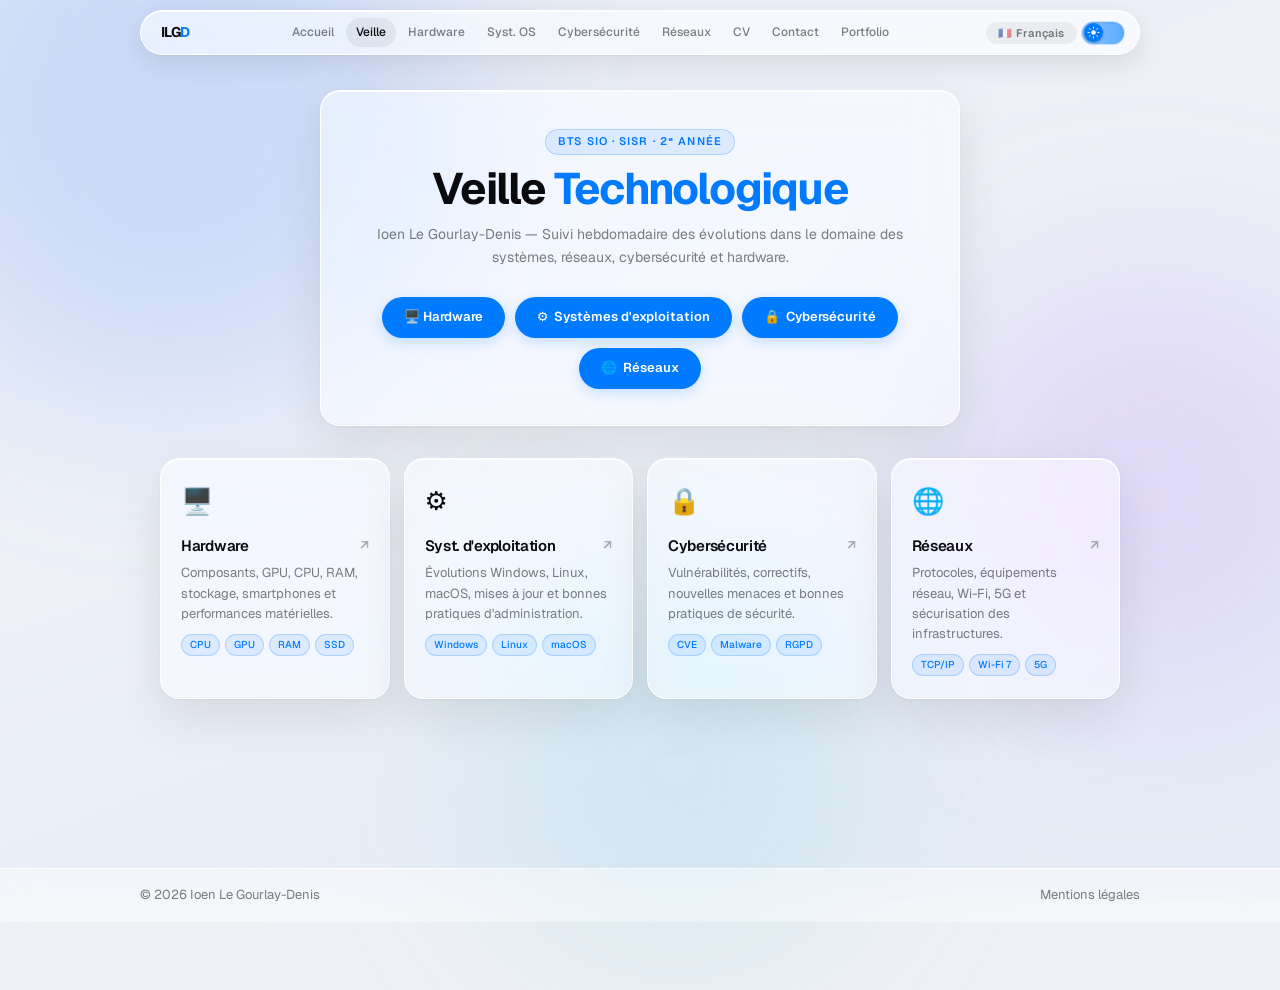
<file: veilletechnologique.html>
<!DOCTYPE html>
<html lang="fr">
<head>
  <meta charset="UTF-8"/><meta name="viewport" content="width=device-width,initial-scale=1.0"/>
  <title>Veille Technologique — Ioen Le Gourlay-Denis</title>
  <link rel="preconnect" href="https://fonts.googleapis.com"/>
  <link href="https://fonts.googleapis.com/css2?family=Geist:wght@300;400;500;600;700&display=swap" rel="stylesheet"/>
  <link rel="stylesheet" href="vt-styles.css"/>
</head>
<body>
<div class="bg-canvas" aria-hidden="true"><div class="bg-blob b1"></div><div class="bg-blob b2"></div><div class="bg-blob b3"></div></div>

<nav class="site-nav" id="nav">
  <div class="nav-pill">
    <a href="index.html" class="nav-logo">ILG<em>D</em></a>
    <div class="nav-links">
      <a href="index.html" class="nav-a" data-fr="Accueil" data-en="Home">Accueil</a>
      <a href="veilletechnologique.html" class="nav-a active" data-fr="Veille" data-en="Tech Watch">Veille</a>
      <a href="hardware.html" class="nav-a" data-fr="Hardware" data-en="Hardware">Hardware</a>
      <a href="systemedexploitation.html" class="nav-a" data-fr="Syst. OS" data-en="OS">Syst. OS</a>
      <a href="cybersecurite.html" class="nav-a" data-fr="Cybersécurité" data-en="Cybersecurity">Cybersécurité</a>
      <a href="reseaux.html" class="nav-a" data-fr="Réseaux" data-en="Networks">Réseaux</a>
      <a href="cv.html" class="nav-a" data-fr="CV" data-en="CV">CV</a>
      <a href="contact.html" class="nav-a" data-fr="Contact" data-en="Contact">Contact</a>
      <a href="portfolio.html" class="nav-a" data-fr="Portfolio" data-en="Portfolio">Portfolio</a>
    </div>
    <select class="lang-select" id="langSelect" aria-label="Changer la langue">
      <option value="fr">🇫🇷 Français</option>
      <option value="en">🇬🇧 English</option>
    </select>
    <label class="theme-toggle" id="themeToggle" aria-label="Basculer le mode sombre">
      <input type="checkbox" id="themeCheckbox">
      <span class="theme-track">
        <span class="theme-thumb">
          <svg class="icon-sun" viewBox="0 0 24 24" xmlns="http://www.w3.org/2000/svg">
            <circle cx="12" cy="12" r="4.2" fill="#fff"/>
            <g stroke="#fff" stroke-width="1.7" stroke-linecap="round">
              <line x1="12" y1="1.8" x2="12" y2="4.2"/>
              <line x1="12" y1="19.8" x2="12" y2="22.2"/>
              <line x1="1.8" y1="12" x2="4.2" y2="12"/>
              <line x1="19.8" y1="12" x2="22.2" y2="12"/>
              <line x1="4.4" y1="4.4" x2="6.1" y2="6.1"/>
              <line x1="17.9" y1="17.9" x2="19.6" y2="19.6"/>
              <line x1="4.4" y1="19.6" x2="6.1" y2="17.9"/>
              <line x1="17.9" y1="6.1" x2="19.6" y2="4.4"/>
            </g>
          </svg>
          <svg class="icon-moon" viewBox="0 0 24 24" xmlns="http://www.w3.org/2000/svg">
            <path d="M20.2 14.9A8.4 8.4 0 1 1 9.6 4.3a6.7 6.7 0 0 0 10.6 10.6z" fill="#000"/>
          </svg>
        </span>
      </span>
    </label>
    <button class="burger" id="burger"><span></span><span></span></button>
  </div>
</nav>
<div class="mobile-drawer glass" id="drawer">
  <a href="index.html" data-fr="Accueil" data-en="Home">Accueil</a>
  <a href="hardware.html" data-fr="Hardware" data-en="Hardware">Hardware</a>
  <a href="systemedexploitation.html" data-fr="Système d'exploitation" data-en="OS">Système d'exploitation</a>
  <a href="cybersecurite.html" data-fr="Cybersécurité" data-en="Cybersecurity">Cybersécurité</a>
  <a href="reseaux.html" data-fr="Réseaux" data-en="Networks">Réseaux</a>
  <a href="cv.html" data-fr="CV" data-en="CV">CV</a>
  <a href="contact.html" data-fr="Contact" data-en="Contact">Contact</a>
  <a href="portfolio.html" data-fr="Portfolio" data-en="Portfolio">Portfolio</a>
</div>

<main class="page">
  <div class="container">
    <div class="container" style="max-width:680px; margin-top: 90px;"></div>
    <div class="glass hero-vt ios-anim" data-d="0">
      <span class="eyebrow" data-fr="BTS SIO · SISR · 2ᵉ année" data-en="IT Systems & Networks · Year 2">BTS SIO · SISR · 2ᵉ année</span>
      <h1>Veille <span>Technologique</span></h1>
      <p data-fr="Ioen Le Gourlay-Denis — Suivi hebdomadaire des évolutions dans le domaine des systèmes, réseaux, cybersécurité et hardware." data-en="Ioen Le Gourlay-Denis — Weekly monitoring of developments in systems, networks, cybersecurity and hardware.">Ioen Le Gourlay-Denis — Suivi hebdomadaire des évolutions dans le domaine des systèmes, réseaux, cybersécurité et hardware.</p>
      <div class="hero-btns">
        <a href="hardware.html" class="btn-p">🖥️ Hardware</a>
        <a href="systemedexploitation.html" class="btn-p">⚙️ <span data-fr="Systèmes d'exploitation" data-en="Operating Systems">Systèmes d'exploitation</span></a>
        <a href="cybersecurite.html" class="btn-p">🔒 <span data-fr="Cybersécurité" data-en="Cybersecurity">Cybersécurité</span></a>
        <a href="reseaux.html" class="btn-p">🌐 <span data-fr="Réseaux" data-en="Networks">Réseaux</span></a>
      </div>
    </div>

    <div class="sec-cards">
      <a href="hardware.html" class="glass sec-card ios-anim" data-d="0">
        <span class="sec-card-icon">🖥️</span>
        <div class="sec-card-title">Hardware <span class="sec-card-arrow">↗</span></div>
        <div class="sec-card-desc" data-fr="Composants, GPU, CPU, RAM, stockage, smartphones et performances matérielles." data-en="Components, GPU, CPU, RAM, storage, smartphones and hardware performance.">Composants, GPU, CPU, RAM, stockage, smartphones et performances matérielles.</div>
        <div class="tags"><span class="tag">CPU</span><span class="tag">GPU</span><span class="tag">RAM</span><span class="tag">SSD</span></div>
      </a>
      <a href="systemedexploitation.html" class="glass sec-card ios-anim" data-d="70">
        <span class="sec-card-icon">⚙️</span>
        <div class="sec-card-title"><span data-fr="Syst. d'exploitation" data-en="Operating Systems">Syst. d'exploitation</span> <span class="sec-card-arrow">↗</span></div>
        <div class="sec-card-desc" data-fr="Évolutions Windows, Linux, macOS, mises à jour et bonnes pratiques d'administration." data-en="Windows, Linux, macOS updates and system administration best practices.">Évolutions Windows, Linux, macOS, mises à jour et bonnes pratiques d'administration.</div>
        <div class="tags"><span class="tag">Windows</span><span class="tag">Linux</span><span class="tag">macOS</span></div>
      </a>
      <a href="cybersecurite.html" class="glass sec-card ios-anim" data-d="140">
        <span class="sec-card-icon">🔒</span>
        <div class="sec-card-title"><span data-fr="Cybersécurité" data-en="Cybersecurity">Cybersécurité</span> <span class="sec-card-arrow">↗</span></div>
        <div class="sec-card-desc" data-fr="Vulnérabilités, correctifs, nouvelles menaces et bonnes pratiques de sécurité." data-en="Vulnerabilities, patches, new threats and security best practices.">Vulnérabilités, correctifs, nouvelles menaces et bonnes pratiques de sécurité.</div>
        <div class="tags"><span class="tag">CVE</span><span class="tag">Malware</span><span class="tag">RGPD</span></div>
      </a>
      <a href="reseaux.html" class="glass sec-card ios-anim" data-d="210">
        <span class="sec-card-icon">🌐</span>
        <div class="sec-card-title"><span data-fr="Réseaux" data-en="Networks">Réseaux</span> <span class="sec-card-arrow">↗</span></div>
        <div class="sec-card-desc" data-fr="Protocoles, équipements réseau, Wi-Fi, 5G et sécurisation des infrastructures." data-en="Protocols, network equipment, Wi-Fi, 5G and infrastructure security.">Protocoles, équipements réseau, Wi-Fi, 5G et sécurisation des infrastructures.</div>
        <div class="tags"><span class="tag">TCP/IP</span><span class="tag">Wi-Fi 7</span><span class="tag">5G</span></div>
      </a>
    </div>
  </div>
</main>
<div class="container" style="max-width:680px; margin-top: 105px;"></div>
<footer class="site-footer">
  <div class="footer-inner">
    <span>© 2026 Ioen Le Gourlay-Denis</span>
    <a href="mentions-legales.html" data-fr="Mentions légales" data-en="Legal notice">Mentions légales</a>
  </div>
</footer>
<script src="vt-script.js?v=5"></script>
</body>
</html>
</file>
<file: vt-styles.css>
@import url('https://fonts.googleapis.com/css2?family=Geist:wght@300;400;500;600;700&display=swap');

*,*::before,*::after{margin:0;padding:0;box-sizing:border-box;}
html{scroll-behavior:smooth;}
body{font-family:'Geist',system-ui,sans-serif;background:#eef0f5;color:#0a0a0f;line-height:1.6;overflow-x:hidden;min-height:100vh;}
img{max-width:100%;display:block;}
a{color:inherit;text-decoration:none;}
ul{list-style:none;}
button{cursor:pointer;border:none;background:none;font-family:inherit;}

:root{
  --blue:#007AFF;
  --blue-light:rgba(0,122,255,0.1);
  --blue-border:rgba(0,122,255,0.22);
  --blue-glow:rgba(0,122,255,0.2);
  --glass:rgba(255,255,255,0.52);
  --glass-border:rgba(255,255,255,0.95);
  --glass-shadow:0 1px 0 rgba(255,255,255,1) inset,0 -0.5px 0 rgba(0,0,0,0.05) inset,0 18px 50px rgba(0,0,0,0.09),0 1px 3px rgba(0,0,0,0.05);
  --text:rgba(0,0,0,0.85);
  --text-2:rgba(0,0,0,0.5);
  --text-3:rgba(0,0,0,0.3);
  --nav-h:64px;
  --r:20px;
  --r-sm:14px;
}

/* Background */
.bg-canvas{position:fixed;inset:0;z-index:0;pointer-events:none;background:linear-gradient(160deg,#e8ecf5 0%,#edf0f7 40%,#e4eaf5 100%);}
.bg-blob{position:absolute;border-radius:50%;filter:blur(90px);pointer-events:none;}
.b1{width:550px;height:550px;top:-150px;left:-100px;background:rgba(100,150,255,0.22);animation:bd 18s ease-in-out infinite;}
.b2{width:420px;height:420px;top:30%;right:-80px;background:rgba(180,130,255,0.18);animation:bd 22s ease-in-out infinite reverse;}
.b3{width:380px;height:380px;bottom:-60px;left:38%;background:rgba(80,200,220,0.15);animation:bd 26s ease-in-out infinite;}
@keyframes bd{0%,100%{transform:translate(0,0) scale(1);}33%{transform:translate(28px,-45px) scale(1.05);}66%{transform:translate(-22px,32px) scale(0.95);}}

/* Glass */
.glass{
  background:var(--glass);
  backdrop-filter:blur(22px) saturate(1.9);
  -webkit-backdrop-filter:blur(22px) saturate(1.9);
  border:0.5px solid var(--glass-border);
  border-radius:var(--r);
  box-shadow:var(--glass-shadow);
  position:relative;overflow:hidden;
}
.glass::before{content:'';position:absolute;top:0;left:0;right:0;height:1px;background:linear-gradient(90deg,transparent,rgba(255,255,255,0.95) 25%,rgba(255,255,255,0.95) 75%,transparent);pointer-events:none;z-index:1;}
.glass::after{content:'';position:absolute;top:0;left:-80%;width:45%;height:100%;background:linear-gradient(110deg,transparent,rgba(255,255,255,0.13),transparent);pointer-events:none;z-index:1;animation:sw 5s ease-in-out infinite;}
@keyframes sw{0%{left:-80%;}55%,100%{left:130%;}}

/* Nav */
.site-nav{position:fixed;top:0;left:0;right:0;z-index:100;padding:10px 20px;}
.nav-pill{
  max-width:1000px;margin:0 auto;
  display:flex;align-items:center;gap:4px;
  background:rgba(255,255,255,0.6);
  backdrop-filter:blur(28px) saturate(2);
  -webkit-backdrop-filter:blur(28px) saturate(2);
  border:0.5px solid rgba(255,255,255,0.98);
  border-radius:100px;padding:7px 14px;
  box-shadow:0 1px 0 rgba(255,255,255,1) inset,0 8px 28px rgba(0,0,0,0.09),0 1px 2px rgba(0,0,0,0.04);
}
.nav-logo{font-weight:700;font-size:14px;color:#0a0a0f;letter-spacing:-0.04em;padding:0 6px;flex-shrink:0;white-space:nowrap;}
.nav-logo em{color:var(--blue);font-style:normal;}
.nav-links{display:flex;gap:2px;flex:1;justify-content:center;flex-wrap:wrap;}
.nav-a{font-size:12px;font-weight:500;color:var(--text-2);padding:5px 10px;border-radius:100px;transition:all 0.2s;white-space:nowrap;}
.nav-a:hover,.nav-a.active{color:#0a0a0f;background:rgba(0,0,0,0.06);}
.lang-select{
  font-size:11px;font-weight:600;letter-spacing:0.03em;color:var(--text-2);
  background:rgba(0,0,0,0.05);padding:4px 12px;border-radius:100px;
  border:none;outline:none;cursor:pointer;transition:all 0.2s;flex-shrink:0;
  -webkit-appearance:none;-moz-appearance:none;appearance:none;
  font-family:inherit;
}
.lang-select:hover,.lang-select:focus{color:#0a0a0f;background:rgba(0,0,0,0.09);}

/* ── Theme toggle (sun/moon switch) ── */
.theme-toggle{position:relative;display:inline-flex;align-items:center;cursor:pointer;flex-shrink:0;}
.theme-toggle input{position:absolute;opacity:0;width:0;height:0;}
.theme-track{
  width:44px;height:24px;border-radius:100px;
  background:linear-gradient(90deg,#8ec9ff,#5aa9ff);
  border:0.5px solid rgba(255,255,255,0.6);
  display:flex;align-items:center;
  transition:background 0.35s ease;
  box-shadow:inset 0 1px 2px rgba(0,0,0,0.08);
}
.theme-thumb{
  width:19px;height:19px;border-radius:50%;
  background:var(--blue);
  display:flex;align-items:center;justify-content:center;
  transform:translateX(2px);
  transition:transform 0.32s cubic-bezier(0.34,1.2,0.64,1),background 0.35s ease;
  box-shadow:0 1px 3px rgba(0,0,0,0.3);
}
.theme-thumb svg{width:13px;height:13px;}
.icon-moon{display:none;}
.theme-toggle input:checked ~ .theme-track{background:linear-gradient(90deg,#1c2230,#0c0e14);border-color:rgba(255,255,255,0.15);}
.theme-toggle input:checked ~ .theme-track .theme-thumb{transform:translateX(22px);background:#f2f2f5;}
.theme-toggle input:checked ~ .theme-track .icon-sun{display:none;}
.theme-toggle input:checked ~ .theme-track .icon-moon{display:block;}
.burger{display:none;flex-direction:column;gap:5px;padding:7px;flex-shrink:0;}
.burger span{display:block;width:19px;height:1.5px;background:var(--text-2);border-radius:2px;transition:all 0.25s;}
.burger.open span:first-child{transform:rotate(45deg) translate(4.5px,4.5px);}
.burger.open span:last-child{transform:rotate(-45deg) translate(4.5px,-4.5px);}

.mobile-drawer{display:none;position:fixed;top:calc(var(--nav-h) + 2px);left:10px;right:10px;z-index:99;padding:8px;border-radius:var(--r);flex-direction:column;gap:2px;opacity:0;transform:translateY(-8px) scale(0.97);pointer-events:none;transition:all 0.28s cubic-bezier(0.34,1.2,0.64,1);}
.mobile-drawer.open{opacity:1;transform:translateY(0) scale(1);pointer-events:all;}
.mobile-drawer a{display:block;padding:10px 14px;border-radius:10px;font-size:14px;font-weight:500;color:var(--text-2);transition:all 0.18s;}
.mobile-drawer a:hover{color:#0a0a0f;background:rgba(0,0,0,0.04);}

/* Layout */
main{position:relative;z-index:1;}
.container{max-width:1000px;margin:0 auto;padding:0 20px;}
.page{padding-top:calc(var(--nav-h)+32px);padding-bottom:64px;}

/* Buttons */
.btn-p{background:var(--blue);color:#fff;font-size:13px;font-weight:600;padding:10px 22px;border-radius:100px;transition:all 0.22s;box-shadow:0 4px 14px var(--blue-glow);display:inline-flex;align-items:center;gap:6px;}
.btn-p:hover{background:#0066DD;transform:translateY(-2px);box-shadow:0 8px 22px var(--blue-glow);}
.btn-ghost{background:rgba(0,0,0,0.055);color:#0a0a0f;font-size:13px;font-weight:500;padding:10px 22px;border-radius:100px;border:0.5px solid rgba(0,0,0,0.1);transition:all 0.22s;display:inline-flex;align-items:center;gap:6px;}
.btn-ghost:hover{background:rgba(0,0,0,0.09);}

/* Section header */
.sec-header{text-align:center;margin-bottom:40px;}
.eyebrow{display:inline-block;font-size:11px;font-weight:600;letter-spacing:0.1em;text-transform:uppercase;color:var(--blue);background:var(--blue-light);padding:3px 12px;border-radius:100px;border:0.5px solid var(--blue-border);margin-bottom:10px;}
.sec-header h1{font-size:clamp(26px,4vw,38px);font-weight:700;letter-spacing:-0.04em;color:#0a0a0f;line-height:1.1;}

/* iOS anim */
.ios-anim{opacity:0;transform:translateY(22px);filter:blur(5px);transition:opacity 0.6s cubic-bezier(0.34,1.1,0.64,1),transform 0.6s cubic-bezier(0.34,1.1,0.64,1),filter 0.6s ease;}
.ios-anim.in{opacity:1;transform:translateY(0);filter:blur(0);}

/* Hero accueil */
.hero-vt{padding:36px 32px;text-align:center;max-width:640px;margin:0 auto 32px;}
.hero-vt h1{font-size:clamp(28px,5vw,44px);font-weight:700;letter-spacing:-0.04em;color:#0a0a0f;line-height:1.1;margin-bottom:10px;}
.hero-vt h1 span{color:var(--blue);}
.hero-vt p{font-size:14px;color:var(--text-2);margin-bottom:28px;line-height:1.65;}
.hero-btns{display:flex;flex-wrap:wrap;gap:10px;justify-content:center;}

/* Section cards grid (accueil) */
.sec-cards{display:grid;grid-template-columns:repeat(auto-fit,minmax(220px,1fr));gap:14px;}
.sec-card{padding:22px 20px;cursor:pointer;transition:transform 0.25s cubic-bezier(0.34,1.2,0.64,1),box-shadow 0.25s;display:block;}
.sec-card:hover{transform:translateY(-5px);box-shadow:var(--glass-shadow),0 0 0 1px rgba(0,122,255,0.1);}
.sec-card-icon{font-size:26px;margin-bottom:12px;display:block;}
.sec-card-title{font-size:15px;font-weight:600;color:#0a0a0f;letter-spacing:-0.02em;margin-bottom:5px;display:flex;align-items:center;justify-content:space-between;}
.sec-card-arrow{font-size:14px;color:var(--text-3);transition:all 0.2s;}
.sec-card:hover .sec-card-arrow{color:var(--blue);transform:translate(2px,-2px);}
.sec-card-desc{font-size:13px;color:var(--text-2);line-height:1.55;margin-bottom:10px;}
.tags{display:flex;flex-wrap:wrap;gap:5px;}
.tag{font-size:10px;font-weight:500;color:var(--blue);background:var(--blue-light);padding:2px 8px;border-radius:100px;border:0.5px solid var(--blue-border);}

/* Article cards grid */
.articles-grid{display:grid;grid-template-columns:repeat(auto-fill,minmax(300px,1fr));gap:14px;}
.article-card{padding:20px;transition:transform 0.22s cubic-bezier(0.34,1.2,0.64,1),box-shadow 0.22s;}
.article-card:hover{transform:translateY(-4px);box-shadow:var(--glass-shadow),0 0 0 1px rgba(0,122,255,0.08);}
.article-date{font-size:11px;font-weight:600;letter-spacing:0.06em;text-transform:uppercase;color:var(--blue);margin-bottom:8px;display:block;}
.article-title{font-size:14px;font-weight:600;color:#0a0a0f;letter-spacing:-0.02em;line-height:1.4;margin-bottom:8px;}
.article-title a{color:inherit;transition:color 0.2s;}
.article-title a:hover{color:var(--blue);}
.article-summary{font-size:12px;color:var(--text-2);line-height:1.65;margin-bottom:12px;display:-webkit-box;-webkit-line-clamp:4;-webkit-box-orient:vertical;overflow:hidden;}
.article-source{display:inline-flex;align-items:center;gap:5px;font-size:11px;font-weight:600;color:var(--blue);background:var(--blue-light);padding:4px 11px;border-radius:100px;border:0.5px solid var(--blue-border);transition:all 0.2s;}
.article-source:hover{background:rgba(0,122,255,0.18);}

/* Page detail hero */
.detail-hero{margin-bottom:32px;}
.detail-hero h1{font-size:clamp(24px,4vw,38px);font-weight:700;letter-spacing:-0.04em;color:#0a0a0f;margin-bottom:6px;line-height:1.1;}
.detail-hero p{font-size:13px;color:var(--text-2);}

/* Footer */
.site-footer{position:relative;z-index:1;background:rgba(255,255,255,0.45);backdrop-filter:blur(20px);-webkit-backdrop-filter:blur(20px);border-top:0.5px solid rgba(255,255,255,0.9);padding:16px 20px;}
.footer-inner{max-width:1000px;margin:0 auto;display:flex;justify-content:space-between;align-items:center;flex-wrap:wrap;gap:10px;font-size:13px;color:var(--text-2);}
.footer-inner a{color:var(--text-2);transition:color 0.2s;}
.footer-inner a:hover{color:var(--blue);}

/* Responsive */
@media(max-width:820px){.nav-links{display:none;}.burger{display:flex;}.mobile-drawer{display:flex;}}
@media(max-width:600px){.hero-vt{padding:24px 20px;}.hero-btns{flex-direction:column;align-items:stretch;}.articles-grid{grid-template-columns:1fr;}.sec-cards{grid-template-columns:1fr 1fr;}}
@media(max-width:400px){.sec-cards{grid-template-columns:1fr;}}

/* ══════════════════════════════════════════════
   ── DARK MODE ──
   Activé via [data-theme="dark"] sur <html>.
   Ne modifie rien du mode clair par défaut.
   ══════════════════════════════════════════════ */
html[data-theme="dark"]{
  --blue:#0A84FF;
  --blue-light:rgba(10,132,255,0.16);
  --blue-border:rgba(10,132,255,0.35);
  --blue-glow:rgba(10,132,255,0.35);
  --glass:rgba(28,30,38,0.55);
  --glass-border:rgba(255,255,255,0.1);
  --glass-shadow:0 1px 0 rgba(255,255,255,0.06) inset, 0 -0.5px 0 rgba(0,0,0,0.3) inset, 0 18px 50px rgba(0,0,0,0.5), 0 1px 3px rgba(0,0,0,0.4);
  --text:rgba(255,255,255,0.92);
  --text-2:rgba(255,255,255,0.62);
  --text-3:rgba(255,255,255,0.42);
}
html[data-theme="dark"] body{background:#08090d;color:var(--text);}

/* Background canvas & blobs */
html[data-theme="dark"] .bg-canvas{background:linear-gradient(160deg,#05060a 0%,#0a0c13 40%,#080911 100%);}
html[data-theme="dark"] .b1{background:rgba(60,110,255,0.28);}
html[data-theme="dark"] .b2{background:rgba(150,90,255,0.22);}
html[data-theme="dark"] .b3{background:rgba(40,180,200,0.18);}

/* Glass shimmer */
html[data-theme="dark"] .glass::before{background:linear-gradient(90deg,transparent,rgba(255,255,255,0.14) 25%,rgba(255,255,255,0.14) 75%,transparent);}
html[data-theme="dark"] .glass::after{background:linear-gradient(110deg,transparent,rgba(255,255,255,0.05),transparent);}

/* Nav */
html[data-theme="dark"] .nav-pill{background:rgba(24,26,32,0.6);border-color:rgba(255,255,255,0.1);box-shadow:0 1px 0 rgba(255,255,255,0.06) inset,0 8px 28px rgba(0,0,0,0.45),0 1px 2px rgba(0,0,0,0.3);}
html[data-theme="dark"] .lang-select{background:rgba(255,255,255,0.08);}
html[data-theme="dark"] .lang-select:hover,html[data-theme="dark"] .lang-select:focus{background:rgba(255,255,255,0.14);}
html[data-theme="dark"] .lang-select option{background:#16181e;color:#fff;}
html[data-theme="dark"] .burger span{background:var(--text-2);}

/* Buttons & footer */
html[data-theme="dark"] .btn-ghost{background:rgba(255,255,255,0.08);border-color:rgba(255,255,255,0.14);}
html[data-theme="dark"] .btn-ghost:hover{background:rgba(255,255,255,0.13);}
html[data-theme="dark"] .site-footer{background:rgba(18,19,24,0.55);border-top-color:rgba(255,255,255,0.1);}

/* Headings that use the hardcoded near-black colour */
html[data-theme="dark"] :is(
  .nav-logo,.nav-a:hover,.nav-a.active,.mobile-drawer a:hover,
  .sec-header h1,.hero-vt h1,.sec-card-title,.article-title,.detail-hero h1,
  .contact-card h2,.cr-val,.cform-row input,.cform-row textarea,
  .cv-name,.cv-entry-name,.hero-home h1,.stat-pill strong,
  .about-card h3,.ql-text h3,.proj-body h3
){color:var(--text);}

/* Contact page */
html[data-theme="dark"] .cr{background:rgba(255,255,255,0.06);border-color:rgba(255,255,255,0.1);}
html[data-theme="dark"] .cr:hover{background:rgba(255,255,255,0.1);}
html[data-theme="dark"] .cform-row input,html[data-theme="dark"] .cform-row textarea{background:rgba(255,255,255,0.06);border-color:rgba(255,255,255,0.14);}
html[data-theme="dark"] .cform-row input:focus,html[data-theme="dark"] .cform-row textarea:focus{background:rgba(255,255,255,0.1);box-shadow:0 0 0 4px rgba(10,132,255,0.16);}

/* CV page */
html[data-theme="dark"] .cv-block-title{border-bottom-color:rgba(255,255,255,0.1);}
html[data-theme="dark"] .int-chip{background:rgba(255,255,255,0.07);border-color:rgba(255,255,255,0.12);}

/* Home page */
html[data-theme="dark"] .hero-home .photo-wrap img{border-color:rgba(255,255,255,0.15);box-shadow:0 0 0 1px rgba(255,255,255,0.08),0 6px 20px rgba(0,0,0,0.5);}
html[data-theme="dark"] .hero-home .photo-ring{background:conic-gradient(from 180deg,rgba(255,255,255,0.3),rgba(255,255,255,0.02),rgba(255,255,255,0.3));}
html[data-theme="dark"] .stat-pill{background:rgba(255,255,255,0.06);border-color:rgba(255,255,255,0.12);}

/* Mentions légales */
html[data-theme="dark"] .ml-card h2{border-top-color:rgba(255,255,255,0.1);}

/* Portfolio page */
html[data-theme="dark"] .proj-icon{background:rgba(255,255,255,0.08);border-color:rgba(255,255,255,0.12);}
html[data-theme="dark"] .proj-card:hover{box-shadow:0 1px 0 rgba(255,255,255,0.08) inset,0 -0.5px 0 rgba(0,0,0,0.3) inset,0 24px 60px rgba(0,0,0,0.5),0 0 0 1px rgba(10,132,255,0.16);}
</file>
